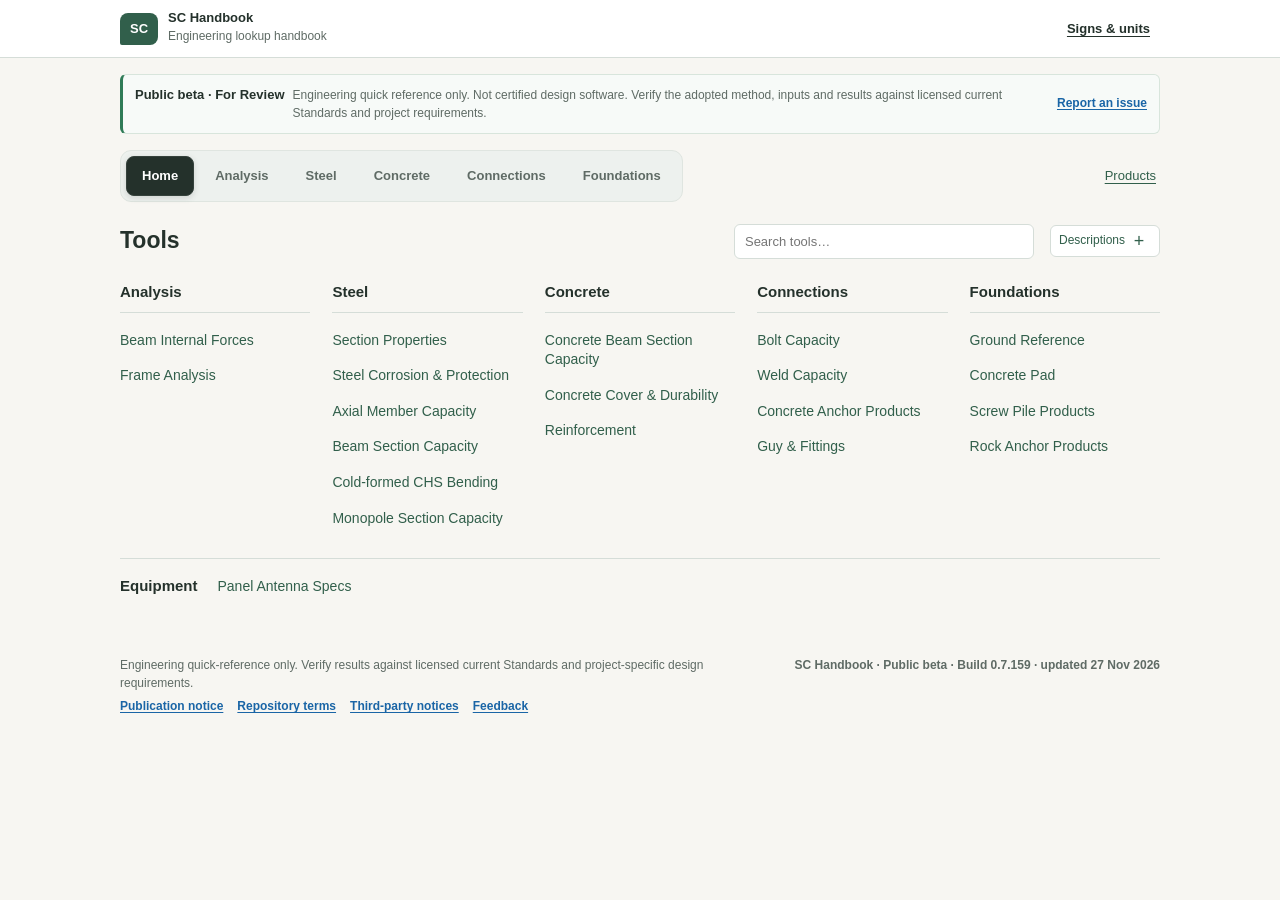
<file: index.html>
<!doctype html>
<html lang="en">
<head>
  <meta charset="utf-8">
  <meta name="viewport" content="width=device-width, initial-scale=1">
  <meta name="description" content="Public-beta Australian structural engineering quick-reference tools with traceable calculations, sources and limitations.">
  <link rel="canonical" href="https://pikatiu27.github.io/SC-handbook/">
  <meta property="og:type" content="website">
  <meta property="og:title" content="SC Handbook · Engineering Lookup">
  <meta property="og:description" content="Australian structural engineering quick-reference tools with traceable calculations, sources and limitations.">
  <meta property="og:url" content="https://pikatiu27.github.io/SC-handbook/">
  <title>SC Handbook · Engineering Lookup</title>
  <link rel="icon" href="assets/sc-handbook-icon.svg" type="image/svg+xml">
  <link rel="stylesheet" href="styles.css?v=20261016workflowtrace1">
<link rel="stylesheet" href="section-tables/styles.css?v=20261016workflowtrace1">
<link rel="stylesheet" href="foundation-products/styles.css?v=20261019interactionrelease1">
<link rel="stylesheet" href="beam-capacity/layout.css?v=20261016workflowtrace1">
<link rel="stylesheet" href="bolt-comparison/compact.css?v=20261019interactionrelease1">
  <link rel="stylesheet" href="as4600-chs/panel.css?v=20261016workflowtrace1">
<link rel="stylesheet" href="chs-bending-comparison/layout.css?v=20261016workflowtrace1">

  <link rel="stylesheet" href="geo-parameters/tab.css?v=20261016workflowtrace1">
  <link rel="stylesheet" href="geo-parameters/guide.css?v=20261019interactionrelease1">
<link rel="stylesheet" href="geo-parameters/detail-layout.css?v=20261019interactionrelease1">

    <link rel="stylesheet" href="guy-lookup/guy.css?v=20261019interactionrelease1">
<link rel="stylesheet" href="panel-antennas/panel.css?v=20261019interactionrelease1">
<link rel="stylesheet" href="reinforcement-area/styles.css?v=20261016workflowtrace1">
<link rel="stylesheet" href="bolt-dimensions/styles.css?v=20261124references154">
<link rel="stylesheet" href="concrete-anchors/styles.css?v=20261120format151">
<link rel="stylesheet" href="axial-capacity/layout.css?v=20261016workflowtrace1">
<script defer src="axial-capacity/presentation.js?v=20261016workflowtrace1"></script>
<link rel="stylesheet" href="plate-tables/styles.css?v=20261016workflowtrace1">
<link rel="stylesheet" href="beam-presentation/layout.css?v=20261016workflowtrace1">
<script defer src="beam-presentation/presentation.js?v=20261016workflowtrace1"></script>
<link rel="stylesheet" href="concrete-cover/styles.css?v=20261016workflowtrace1">
<link rel="stylesheet" href="tool-directory/directory.css?v=20261019interactionrelease1">
<link rel="stylesheet" href="steel-corrosion/styles.css?v=20261016workflowtrace1">
<link rel="stylesheet" href="accessibility/repairs.css?v=20261016workflowtrace1">
<link rel="stylesheet" href="bolt-details/layout.css?v=20261016workflowtrace1">
<link rel="stylesheet" href="web-drawing/styles.css?v=20261016workflowtrace1">
<link rel="stylesheet" href="beam-internal-forces/styles.css?v=20261019beamformatrelease1">
<script src="workflow-review/numerical-traces.js?v=20261019beamformatrelease1"></script>
<script src="beam-internal-forces/trace-presentation.js?v=20261023beammerged1"></script>
<link rel="stylesheet" href="workflow-review/styles.css?v=20261019beamformatrelease1">
<link rel="stylesheet" href="weld-improvements.css?v=20261016weld1"><link rel="stylesheet" href="fillet-table.css?v=20261019interactionrelease1">
<link rel="stylesheet" href="concrete-beam/styles.css?v=20261019interactionrelease1">
<link rel="stylesheet" href="pad-input/styles.css?v=20261017padrelease1">
  <link rel="stylesheet" href="monopole-presentation/styles.css?v=20261018monopole1">
<link rel="stylesheet" href="beam-deflection-preview/styles.css?v=20261019beamformatrelease1">
<link rel="stylesheet" href="more-layouts/styles.css?v=20261023beammerged1">
<link rel="stylesheet" href="disclosure/indicators.css?v=20261023disclosure1">
<link rel="stylesheet" href="geo-parameters/interaction-layout.css?v=20261127ground159">
<link rel="stylesheet" href="page-alignment/repairs.css?v=20261120format151">
<link rel="stylesheet" href="steel-corrosion/header-layout.css?v=20261026corrosion139">
<link rel="stylesheet" href="reference-actions/styles.css?v=20261026references140"><script src="reference-actions/presentation.js?v=20261026references140"></script>
<link rel="stylesheet" href="section-custom/input.css?v=20261026custom141">
<link rel="stylesheet" href="frame-analysis/styles.css?v=20261102analysis143"><link rel="stylesheet" href="handbook-conventions/styles.css?v=20261102analysis143">
<link rel="stylesheet" href="ios-typography/repairs.css?v=20261105mobile144">
<link rel="stylesheet" href="fastener-spacing/repairs.css?v=20261106fastener145">
<link rel="stylesheet" href="frame-analysis/trace.css?v=20261106frame146">
<link rel="stylesheet" href="frame-analysis/figure-review.css?v=20261106frame146">
<link rel="stylesheet" href="analysis-workflow/styles.css?v=20261116analysis147">
<link rel="stylesheet" href="table-presentation/repairs.css?v=20261116tables148">
</head>
<body data-analysis-signs="HB-ANALYSIS-01" data-beam-analysis-presentation="20261019beamformatrelease1">
  <header class="topbar">
    <a class="brand" href="#home"><span class="brand-mark">SC</span><span><strong>SC Handbook</strong><small>Engineering lookup handbook</small></span></a>
    <button id="handbookSignsButton" type="button" class="hb-signs-button" data-open-conventions aria-haspopup="dialog" aria-controls="handbookConventions">Signs &amp; units</button>
  </header>

  <main id="top">
    <h1 class="visually-hidden">SC Handbook engineering tools</h1>

    <aside class="release-notice" aria-label="Public beta notice">
      <p><b>Public beta · For Review</b><span>Engineering quick reference only. Not certified design software. Verify the adopted method, inputs and results against licensed current Standards and project requirements.</span></p>
      <a href="https://github.com/Pikatiu27/SC-handbook/issues/new" target="_blank" rel="noopener noreferrer">Report an issue</a>
    </aside>

    <section class="tool-navigation" data-active-tool="bolt" aria-label="Engineering tool navigation">
      <div class="mobile-tool-bar">
        <span><small id="mobileToolCategory">Connections</small><strong id="mobileToolName">Bolt Capacity</strong></span>
        <button id="mobileToolsToggle" class="mobile-tools-toggle" type="button" aria-expanded="false" aria-controls="toolNavigationMenu">Tools <span aria-hidden="true">+</span></button>
      </div>
      <div id="toolNavigationMenu" class="tool-navigation-menu">
        <div class="directory-navigation-row"><div class="directory-category-scroll"><nav class="tool-categories" aria-label="Engineering categories">
          <a id="directoryHomeLink" class="tool-category directory-home-link" href="#home">Home</a>
          <button class="tool-category" type="button" data-category="analysis" aria-pressed="false">Analysis</button>
          <button class="tool-category" type="button" data-category="steel" aria-pressed="false">Steel</button>
          <button class="tool-category" type="button" data-category="concrete" aria-pressed="false">Concrete</button>
          <button class="tool-category" type="button" data-category="connections" aria-pressed="false">Connections</button>
          <button class="tool-category" type="button" data-category="foundations" aria-pressed="false">Foundations</button>
        </nav></div><a id="directoryProductsLink" class="directory-products-link" href="#products">Products</a></div>

        <nav class="tool-tabs" aria-label="SC Handbook tools">
          <button class="tool-tab" type="button" data-category="analysis" data-tool="beamforces" data-legacy-name="Beam Internal Forces" aria-controls="beamforcesPanel" aria-pressed="false" hidden>Beam Internal Forces</button>
          <button class="tool-tab" type="button" data-category="analysis" data-tool="frameanalysis" aria-controls="frameanalysisPanel" aria-pressed="false" hidden>Frame Analysis</button>
          <button class="tool-tab" type="button" data-category="steel" data-tool="properties" data-legacy-name="Section Properties" aria-controls="propertiesPanel" aria-pressed="false" hidden>Section Properties</button>
          <button class="tool-tab" type="button" data-category="steel" data-tool="corrosion" data-legacy-name="Steel Corrosion &amp; Protection" aria-controls="corrosionPanel" aria-pressed="false" hidden>Steel Corrosion &amp; Protection</button>
          <button class="tool-tab" type="button" data-category="steel" data-tool="member" data-legacy-name="Axial Member Capacity" aria-controls="memberPanel" aria-pressed="false" hidden>Axial Member Capacity</button>
          <button class="tool-tab" type="button" data-category="steel" data-tool="beam" data-legacy-name="Beam Section Capacity" aria-controls="beamPanel" aria-pressed="false" hidden>Beam Section Capacity</button>
          <button class="tool-tab" type="button" data-category="steel" data-tool="chs4600" data-legacy-name="Cold-formed CHS Bending" aria-controls="chs4600Panel" aria-pressed="false" hidden>Cold-formed CHS Bending</button>
          <button class="tool-tab" type="button" data-category="steel" data-tool="monopole" data-legacy-name="Steel Monopole Section Capacity" aria-controls="monopolePanel" aria-pressed="false" hidden>Monopole Section Capacity</button>
          <button class="tool-tab" type="button" data-category="concrete" data-tool="concretebeam" data-legacy-name="Concrete Beam Section Capacity" aria-controls="concretebeamPanel" aria-pressed="false" hidden>Concrete Beam Section Capacity</button>
<button class="tool-tab" type="button" data-category="concrete" data-tool="cover" data-legacy-name="Concrete Cover &amp; Durability" aria-controls="coverPanel" aria-pressed="false" hidden>Concrete Cover &amp; Durability</button>
          <button class="tool-tab" type="button" data-category="concrete" data-tool="reo" data-legacy-name="Reinforcement" aria-controls="reoPanel" aria-pressed="false" hidden>Reinforcement</button>
          <button class="tool-tab" type="button" data-category="connections" data-tool="bolt" data-legacy-name="Bolt Capacity" aria-controls="boltPanel" aria-pressed="false" hidden>Bolt Capacity</button>
          <button class="tool-tab" type="button" data-category="connections" data-tool="weld" data-legacy-name="Weld Capacity" aria-controls="weldPanel" aria-pressed="false" hidden>Weld Capacity</button>
          <button class="tool-tab" type="button" data-category="connections" data-tool="anchors" data-legacy-name="Concrete Anchor Products" aria-controls="anchorsPanel" aria-pressed="false" hidden>Concrete Anchor Products</button>
          <button class="tool-tab" type="button" data-category="connections" data-tool="guy" data-legacy-name="Guy &amp; Fittings" aria-controls="guyPanel" aria-pressed="false" hidden>Guy &amp; Fittings</button>
          <button class="tool-tab" type="button" data-category="foundations" data-tool="geo" data-legacy-name="Ground Parameters" aria-controls="geoPanel" aria-pressed="false" hidden>Ground Reference</button>
<button class="tool-tab" type="button" data-category="foundations" data-tool="concrete" data-legacy-name="Concrete Pad Section" aria-controls="concretePanel" aria-pressed="false" hidden>Concrete Pad</button>
          <button class="tool-tab" type="button" data-category="foundations" data-tool="screw" data-legacy-name="Screw Piles Selector" aria-controls="screwPanel" aria-pressed="false" hidden>Screw Pile Products</button>
          <button class="tool-tab" type="button" data-category="foundations" data-tool="rock" data-legacy-name="Rock Anchor Selector" aria-controls="rockPanel" aria-pressed="false" hidden>Rock Anchor Products</button>
          <button class="tool-tab" type="button" data-category="products" data-tool="antenna" data-legacy-name="Panel Antenna Specs" aria-controls="antennaPanel" aria-pressed="false" hidden>Panel Antenna Specs</button>
        </nav>
      </div>
    </section>

    <section id="toolDirectory" class="directory-screen" aria-labelledby="directoryTitle">
      <div class="directory-heading">
        <h1 id="directoryTitle" tabindex="-1">Tools</h1>
        <div class="directory-search-row">
          <label class="visually-hidden" for="directorySearch">Find a tool</label><input id="directorySearch" type="search" placeholder="Search tools…" autocomplete="off" aria-controls="directoryGroups">
          <button id="directoryClear" type="button" hidden>Clear</button>
        </div>
        <button id="directoryDescriptionsToggle" class="directory-descriptions-toggle" type="button" aria-expanded="false" aria-controls="directoryGroups">Descriptions</button>
      </div>
      <p id="directoryResultCount" class="visually-hidden" role="status" aria-live="polite"></p>
      <div id="directoryGroups"></div>
      <p id="directoryEmpty" class="directory-empty" hidden>No tools found.</p>
    </section>
    <div id="directoryDescriptions"></div>

    <section class="category-scope" aria-label="Category design scope">
      <details data-category-scope="analysis" hidden>
        <summary><span><b>Design scope · Analysis</b><small>Entered actions, internal forces and elastic deformation</small></span><i>+</i></summary>
        <div class="category-scope-grid">
          <section><h2>Complete design includes</h2><p>Project actions and combinations; an adopted structural model, restraints and applicable response checks; separate member and connection verification.</p></section>
          <section><h2>Handbook scope</h2><p>Fourteen straight-beam layouts with ideal supports and zero settlement; entered vertical point forces, couples and linear distributed loads; reactions, shear and moment diagrams with section readings; constant-EI elastic deflection and rotation.</p></section>
          <section><h2>Not evaluated</h2><p>Load generation or prescribed combinations, support settlement, axial force, torsion, shear deformation, variable EI, dynamics, stability, resistance or complete structural design. Public beta / For Review.</p></section>
        </div>
      </details>

<details data-category-scope="products" hidden>
        <summary><span><b>Design scope · Products</b><small>Published product specifications and source documents</small></span><i>+</i></summary>
        <div class="category-scope-grid">
          <section><h2>Complete design includes</h2><p>Verified equipment identity and source revisions; project actions, suitability, installation and interface checks.</p></section>
          <section><h2>Handbook scope</h2><p>Published antenna and guy/fitting specifications, with source status and unavailable values identified.</p></section>
          <section><h2>Not evaluated</h2><p>Product suitability, operator approval, current supply, site loads, resistance or whole-system design.</p></section>
        </div>
      </details>
      <details data-category-scope="connections">
        <summary><span><b>Design scope · Connections</b><small>Coverage and exclusions for connection design</small></span><i>+</i></summary>
        <div class="category-scope-grid">
          <section><h2>Complete design includes</h2><p>Design actions and load path; component and group limit states; interaction, detailing, stiffness and ductility; fabrication, inspection, durability and serviceability.</p></section>
          <section><h2>Handbook scope</h2><p>Bolt tension, shear, slip and selected connected-ply checks; weld throat capacities; source-labelled fastener, concrete-anchor installation and guy/fitting data.</p></section>
          <section><h2>Not evaluated</h2><p>Complete joint behaviour; eccentric distribution, prying, plate bending and supporting-member effects; fatigue, fire, WPS qualification, inspection acceptance and project compliance.</p></section>
        </div>
      </details>
      <details data-category-scope="steel" hidden>
        <summary><span><b>Design scope · Steel</b><small>Coverage and exclusions for member and structural design</small></span><i>+</i></summary>
        <div class="category-scope-grid">
          <section><h2>Complete design includes</h2><p>Actions and combinations; section and member resistance; stability and restraint; load introduction and connections; serviceability, fatigue, fire, durability and system behaviour.</p></section>
          <section><h2>Handbook scope</h2><p>Section properties; selected axial-member, section bending, shear and interaction checks; monopole section resistance, geometry and mass; steel-corrosion references.</p></section>
          <section><h2>Not evaluated</h2><p>Complete beam or monopole member design; unimplemented buckling and interaction paths; global analysis, connections, load generation, vibration, fatigue, fire and issued-design verification.</p></section>
        </div>
      </details>
      <details data-category-scope="concrete" hidden>
        <summary><span><b>Design scope · Concrete</b><small>Coverage and exclusions for concrete tools</small></span><i>+</i></summary>
        <div class="category-scope-grid">
          <section><h2>Complete design includes</h2><p>Project actions, geometry and materials; resistance, serviceability, durability and reinforcement detailing; construction and acceptance.</p></section>
          <section><h2>Handbook scope</h2><p>Rectangular beam section flexure, simplified shear and selected reinforcement screens; exposure, cover and curing references; reinforcement area, spacing, tension development and laps.</p></section>
          <section><h2>Not evaluated</h2><p>Complete concrete-member design; project actions, site exposure adoption, axial force, torsion, deep beams, deflection, cracking, punching or complete detailing. Concrete pad checks remain under Foundations.</p></section>
        </div>
      </details>
      <details data-category-scope="foundations" hidden>
        <summary><span><b>Design scope · Foundations</b><small>Coverage and exclusions for foundation design</small></span><i>+</i></summary>
        <div class="category-scope-grid">
          <section><h2>Complete design includes</h2><p>Design actions; site-specific ground model; bearing, settlement and stability; structural limit states and interfaces; durability, construction, testing and acceptance.</p></section>
          <section><h2>Handbook scope</h2><p>Ground-parameter references; pad-strip flexure and simplified one-way shear; simplified screw-pile action distribution; source-labelled screw-pile and rock-anchor data.</p></section>
          <section><h2>Not evaluated</h2><p>Complete footing, pile or anchor design; punching, foundation bearing, settlement and stability; pile and group resistance or movement; anchor resistance, connections and installation acceptance.</p></section>
        </div>
      </details>
    </section>

        <!-- PUBLIC:GUY_PANEL:START -->
    <section id="guyPanel" class="tool-panel" hidden>
      <div class="tool-heading"><div><h2>Guy &amp; Fittings</h2><p>Compare published ratings and dimensions. Select a product to view its source notes.</p></div><span class="guy-review">For Review</span></div>
      <nav id="guyFamilies" class="guy-families" aria-label="Component family"></nav>
      <select id="guyFamily" hidden aria-label="Component"></select>
      <section class="lookup-card guy-catalogue" aria-labelledby="guyCatalogueTitle">
        <div class="guy-section-heading"><div><h3 id="guyCatalogueTitle">Catalogue comparison</h3><span id="guyCount" role="status" aria-live="polite" aria-atomic="true"></span></div><span class="guy-all-label">Select a model for its full record</span></div>
        <div class="guy-toolbar"><label><span class="sr-only">Search size, grade, supplier or part number</span><input id="guySearch" type="search" placeholder="Search size, grade, supplier or part number" autocomplete="off"></label><label id="guyAccessoryField" hidden><span class="sr-only">Accessory type</span><select id="guyAccessoryType" aria-label="Accessory type"></select></label><button type="button" id="guyReset">Reset</button></div>
        <div class="guy-nearby-control"><label><span id="guyDiameterLabel">Overall strand diameter (mm)</span><input id="guyDiameter" type="text" inputmode="decimal" placeholder="Nearby sizes" aria-describedby="guyNearbyNote guyTableNote"></label><button type="button" id="guyBrowseAll" hidden>Show all sizes</button></div>
        <div hidden aria-hidden="true"><span id="guyFilterCount"></span><label id="guyMinimumField"><span id="guyMinimumLabel"></span><input id="guyMinimum"></label><select id="guyMaker"></select><select id="guySeries"></select><select id="guyGrade"></select><select id="guySort"><option value="size">Size</option><option value="rating">Rating</option><option value="maker">Supplier</option></select></div>
        <div id="guyColumnFilters" class="guy-filter-bar" aria-label="Active column filters"></div><select id="guyProduct" hidden aria-label="Selected catalogue product"></select>
        <p id="guyNearbyNote" role="status" class="guy-nearby-note" hidden></p><p id="guyMinimumNote" role="status" hidden></p>
        <p id="guyTableNote" class="result-note"></p>
        <p class="table-scroll-prompt" hidden>Scroll across for more columns.</p><div class="guy-table-wrap" role="region" aria-label="Product comparison; scroll for more parameters" tabindex="0"><table id="guyTable" class="guy-table"><caption id="guyCaption"></caption><thead id="guyHead"></thead><tbody id="guyRows"></tbody></table></div>
        <p id="guyEmpty" hidden>No matching products. Clear the search or change the filters.</p>
      </section>
      <dialog id="guyDrawer" aria-labelledby="guyDrawerTitle"><header class="guy-drawer-header"><div><p class="kicker">Product record</p><h3 id="guyDrawerTitle" tabindex="-1">Product details</h3></div><button type="button" id="guyDrawerClose">Close</button></header><div class="guy-drawer-scroll"><details id="guySelection" class="detail-card guy-details"><summary id="guySelectionTitle">Product record</summary><div class="guy-detail-body">
        <div class="guy-detail-meta"><p id="guySelected" class="guy-selected"></p>
        <div class="guy-detail-actions"><a id="guyPrimarySource" href="#" target="_blank" rel="noopener noreferrer">Source ↗</a></div></div>
        <section class="capacity-section" aria-labelledby="guyRatingHeading">
          <div class="capacity-card guy-rating"><h3 id="guyRatingHeading">Published rating</h3><p class="guy-big"><output id="guyRating">—</output><span id="guyRatingUnit"></span></p><p id="guyOriginal"></p><p id="guyRatingSource" class="result-note"></p></div>
          <p id="guyWarning" class="guy-warning"></p>
        </section>
        <dl id="guyKeyProperties" class="guy-properties"></dl><details id="guyRelatedDetails" class="guy-detail-extra" hidden><summary id="guyRelatedLabel">Related parts</summary><div id="guyRelated"></div></details><details id="guyAllParameters" class="guy-detail-extra"><summary>All parameters</summary><dl id="guyProperties" class="guy-properties"></dl></details>
        <div id="guyFieldIssues" class="guy-field-issues" hidden></div><p id="guyDataGaps" class="result-note" hidden></p><p id="guyInstallationLinks" class="result-note" hidden></p><details id="guyDetailNotes" class="guy-detail-extra"><summary>Sources &amp; notes</summary><p id="guyEvidenceSummary" class="result-note"></p><div id="guyConflictDetails" class="guy-field-issues" hidden></div><div id="guyMarketEvidence"></div><div id="guyUseNotes" class="guy-use-notes"></div><div class="guy-source-note"><div id="guySource"></div></div></details>
      </div></details></div></dialog>
            <details class="source-card guy-details guy-help"><summary>How to use <small>Find · filter · inspect</small></summary><div class="guy-detail-body">
        <ol class="guy-help-steps">
          <li><h3>Find a product</h3><p>Choose a component family, then search size, grade, supplier or part number. Accessories also has a type selector.</p></li>
          <li><h3>Filter and sort</h3><p>Click a column name or its arrow. Search the checklist, select values, then choose <strong>Apply</strong>. Numeric columns also offer a range and sorting.</p><p><strong>Supplier</strong> and <strong>Construction / end form</strong> are under <strong>Model / size → Filter by</strong>.</p></li>
          <li><h3>Inspect the record</h3><p>Select a model for its original rating, full dimensions and source notes. Close the record or press <strong>Escape</strong> to return to the same table position.</p></li>
        </ol>
        <div class="guy-help-tips">
          <section><h3>Refine your shortlist</h3><p>Multiple values in one column include any selected value; different columns narrow the results together. Checklist search only narrows the options shown.</p><p><strong>Nearby sizes</strong> finds the three closest recorded diameters within your filtered results. It does not establish fitting compatibility.</p></section>
          <section><h3>Clear or start again</h3><p>Remove a filter tag, use <strong>Clear column</strong> in its menu, or choose <strong>Clear all</strong> above the table. Headers remain available when no products match.</p><p><strong>Reset</strong> returns to Guy strand and clears search, nearby size, column filters and sorting. Close a filter menu or press <strong>Escape</strong> to cancel its uncommitted changes.</p></section>
        </div>
        <div class="guy-help-basis"><h3>Read the catalogue values</h3><p><strong>Ratings:</strong> MBF/MBL = breaking force/load; WLL = working load limit; RHS = rated holding strength. MFL/tension rating retain manufacturer labels. Select one rating basis before numeric rating filtering or sorting. Ratings, proof loads and efficiency are not design resistance; kN is a unit conversion.</p><p><strong>Gaps:</strong> — means missing, not zero. Conflicts are withheld; E/EA is not inferred. Drawing letters follow each supplier’s diagram.</p><p><strong>Before use:</strong> check edition, region, supplied product and installation. AU listing is not owner approval; similar size is not verified fit or assembly capacity. Temporary grips are not permanent mast terminations.</p><a class="guy-help-sources" href="guy-lookup/notices.html">Catalogue sources ↗</a></div>
      </div></details>

    </section>
    <!-- PUBLIC:GUY_PANEL:END -->

    <section id="antennaPanel" class="tool-panel" hidden>
<div id="antennaLookup" class="antenna-lookup">
  <div class="tool-heading"><div><h2>Panel Antenna Specs</h2></div><span class="tool-status">Public beta · For Review</span></div>
  <p class="antenna-public-source">Use the exact model and document revision for dimensions and wind data.</p>
  <div class="lookup-card">
  <div class="input-group antenna-filter" role="search" aria-label="Find antenna specifications">
    <div class="input-group-heading"><b>Find a model</b></div>
    <div class="input-group-fields antenna-query-fields">
    <label for="antennaSearch">Model or keyword<input id="antennaSearch" type="search" placeholder="e.g. RV4-65D-R5-V6, AIR 6419"></label>
    <label for="antennaBrand">Brand<select id="antennaBrand"><option value="">All brands</option><option value="Kaelus">Kaelus</option><option value="Nokia">Nokia</option><option value="Ericsson">Ericsson</option><option value="CommScope / ANDREW">CommScope / ANDREW</option><option value="RFS">RFS</option><option value="Argus">Argus</option><option value="MatSing">MatSing</option><option value="Alpha Wireless">Alpha Wireless</option><option value="Amphenol Antenna Solutions">Amphenol</option><option value="Kathrein">Kathrein</option><option value="CCI">CCI</option><option value="Tongyu">Tongyu</option><option value="Huawei">Huawei</option></select></label>
    <label for="antennaStatus">Documents<select id="antennaStatus"><option value="">All entries</option><option value="datasheet">Spec sheets with data</option><option value="sheet-pending">Public PDF · review needed</option><option value="site-record">Site record · sheet needed</option><option value="catalogue">Catalogue · sheet needed</option><option value="family">Variant sheet needed</option><option value="conflict">Data conflicts</option></select></label>
    </div>
  </div>
    <details class="antenna-extra-filters detail-card"><summary id="antennaExtraSummary">More filters</summary><div class="antenna-extra-content">
      <div class="input-group"><div class="input-group-heading"><b>Australian site evidence</b><small>Operator, technology and evidence must match one record.</small></div><div class="input-group-fields three">
      <label for="antennaOperator">Australian operator<select id="antennaOperator"><option value="">All catalogue entries</option><option>Telstra</option><option>Optus</option><option value="Vodafone / TPG">Vodafone / TPG</option></select></label>
      <label for="antennaGeneration">Documented technology<select id="antennaGeneration"><option value="">All technologies</option><option value="4G">4G (LTE site evidence)</option><option value="5G">5G (NR / deployment evidence)</option></select></label>
      <label for="antennaEvidence">Evidence type<select id="antennaEvidence"><option value="">Any / not established</option><option value="any">Has Australian evidence</option><option value="deployed">Commercial deployment</option><option value="existing">Existing site record</option><option value="planned">Planned installation</option><option value="reserved">Reserved position</option><option value="demonstration">Live-site demonstration</option></select></label>
      </div></div>
      <div class="input-group"><div class="input-group-heading"><b>Radio properties</b><small id="antennaFrequencyNote">Checked operating ranges only.</small></div><div class="input-group-fields two">
      <label for="antennaKind">Antenna type<select id="antennaKind"><option value="">All types</option><option>Passive</option><option>Hybrid</option><option>Active</option></select></label>
      <label for="antennaFrequency">Required frequency (MHz)<input id="antennaFrequency" type="number" min="1" step="any" placeholder="e.g. 3500" aria-describedby="antennaFrequencyNote"></label>
      </div></div>
    </div></details>
  <div class="antenna-toolbar">
    <label for="antennaSort"><span>Order by</span><select id="antennaSort"><option value="documents">Spec sheet data first</option><option value="model">Model A–Z</option><option value="height">Height: low to high</option><option value="mass">Antenna weight: low to high</option></select></label>
    <div class="antenna-actions"><button id="antennaReset" type="button">Reset</button><button id="antennaExport" type="button" aria-label="Export filtered results as CSV">Export CSV</button></div>
  </div>
  <div class="antenna-result-summary">
    <p id="antennaCount" class="antenna-result-count" role="status" aria-live="polite">Loading catalogue…</p>
  </div>
  <p id="antennaMessage" class="antenna-result-message" role="alert" hidden></p>
  <div id="antennaResults" class="antenna-table-wrap" role="region" aria-label="Antenna specifications" aria-describedby="antennaTableHelp antennaTableKey" tabindex="0">
    <table class="antenna-table">
      <caption class="visually-hidden">Mechanical comparison · published values and document status</caption>
      <colgroup><col class="antenna-col-model"><col class="antenna-col-size"><col class="antenna-col-mass"><col class="antenna-col-wind"><col class="antenna-col-source"></colgroup>
      <thead><tr><th scope="col">Model / brand</th><th scope="col">Size<span class="antenna-unit">H / W / D or L / Ø · mm</span></th><th scope="col">Mass<span class="antenna-unit">kg</span></th><th scope="col">Wind force<span class="antenna-unit">N · source speed</span></th><th scope="col">Documents</th></tr></thead>
      <tbody id="antennaRows"></tbody>
    </table>
  </div>
  <nav id="antennaPagination" class="antenna-pagination" aria-label="Antenna result pages" hidden><p id="antennaPageInfo" role="status" aria-live="polite"></p><div><button id="antennaPrevious" type="button" aria-label="Previous result page">Previous</button><button id="antennaNext" type="button" aria-label="Next result page">Next</button></div></nav>
  <p id="antennaEmpty" class="antenna-empty" hidden>No matches. Broaden filters or check a manufacturer source. Unlisted models have no verified values.</p>
      <details class="antenna-table-guide"><summary>Table guide</summary><div class="antenna-guide-content">
        <p id="antennaTableHelp">Select a model for details; match its full suffix and document revision.</p>
        <p>25 records per page. CSV exports all filtered matches. Desktop: scroll the table. Mobile: labelled records.</p>
        <dl id="antennaTableKey" class="antenna-table-key" aria-label="Table notation">
          <div><dt>Size · mm</dt><dd>H / W / D = height / width / depth.<br>L / Ø = canister length / diameter.</dd></div>
          <div><dt>Wind · N</dt><dd>F / S / R = front / side / rear.<br>Max = published maximum direction.</dd></div>
          <div><dt>Missing values</dt><dd>— = not reported, never zero.<br>Unverified values remain labelled.</dd></div>
        </dl>
        <div class="antenna-guide-notes">
          <section><h3>Wind and mass</h3><p>Wind: source forces, not site loads; unclear speeds stay labelled. Mass: antenna and kit separately.</p></section>
          <section><h3>Records and sources</h3><p id="antennaChecked" class="antenna-checked"></p><p>Counts are records, not PDFs, sites or market share. Shared sheets cover multiple order codes; Argus / CommScope / ANDREW entries overlap.</p><p>Catalogue: not a complete Australian equipment inventory. Intake dates do not re-date older records.</p></section>
          <section><h3>Brand directory</h3><p>Brand name: filter. Official source: catalogue. Coverage and gaps: scope notes.</p><p>For Nokia / AIR, match band, order code and revision. Ericsson passive catalogues may require an account or request.</p></section>
        </div>
      </div></details>
  </div>
  <section id="antennaSelection" class="antenna-selection detail-card" aria-labelledby="antennaSelectionTitle" hidden>
    <div class="antenna-selection-heading"><div><p class="kicker">Selected model</p><h3 id="antennaSelectionTitle" tabindex="-1">Model details</h3><p id="antennaSelectionMeta"></p></div><button id="antennaBack" type="button">Back to results</button></div>
    <div id="antennaSelectionDocs" class="antenna-selection-documents"></div>
    <div id="antennaSelectionBody"></div>
  </section>
  <details class="antenna-basis detail-card antenna-operator-overview"><summary>Australian operator evidence</summary><p>Dated 4G / 5G examples, not national market share or full equipment approval. Check passive, active and hybrid specifications separately.</p><div id="antennaOperators" class="antenna-operators"></div></details>
  <details class="antenna-basis source-card"><summary>Sources &amp; scope</summary><p id="antennaCoverage"></p><p>Sources include public manufacturer pages and PDFs, regulator records and released site or planning documents.</p><section class="detail-body" aria-label="Brand coverage"><h3>Brands</h3><div id="antennaDirectories" class="antenna-directories" role="region" aria-label="Brand coverage and original sources" tabindex="0"></div></section>
    <div class="antenna-reference-grid">
      <section><h3>Document status</h3><ul>
        <li><b>Public PDF · review needed:</b> original pages not yet checked; no mechanical values.</li>
        <li><b>Catalogue / variant sheet needed:</b> identity only; use Product page for the exact sheet. Active mechanics need a checked variant sheet.</li>
        <li><b>Site record:</b> identification from a released site document, not a manufacturer sheet.</li>
        <li><b>Data conflicts:</b> affected fields withheld; labels name the parameter or document. Details retain pre-release, preliminary and archived status; archived models aid existing-site review.</li>
      </ul></section>
      <section><h3>Size, mass and mounting</h3><ul>
        <li>H: antenna height/length, excluding packaging.</li>
        <li>Keep stated antenna/net/shipping/kit bases. Some CCI masses exclude RET; check it separately.</li>
        <li>Pipe OD: only where published.</li>
      </ul></section>
      <section><h3>Wind forces and areas</h3><ul>
        <li>Use published direction and speed; Max is a separate maximum-direction force.</li>
        <li>EPA and equivalent flat plate area are distinct; neither comes from H × W. Conflicting areas stay unavailable.</li>
        <li>Published force/survival ratings do not establish site loads or pole/mount capacity.</li>
      </ul></section>
      <section><h3>RF and Australian evidence</h3><ul>
        <li>4G / 5G uses documented AU site technology. Frequency alone establishes neither operator approval nor RF compatibility.</li>
        <li>Gain, HPBW, PIM and power vary by frequency, array and beam mode; check the exact PDF.</li>
        <li>Nokia/Ericsson active variants and legacy passive suffixes remain incomplete. CCI includes the earlier 252-code macro snapshot and superseded sheet, plus Small Cell / Outdoor DAS and Specialty.</li>
      </ul></section>
      <section><h3>Wind coefficient interpretation</h3><p>Three categories: <b>Published Cd</b>, <b>Derived Cd</b> and <b>Equivalent force coefficient</b>.</p><p>Conditional estimates use C = F / (0.5 × ρ × V² × A), assuming ρ = 1.225 kg/m³ and nominal H × W front/rear or H × D side areas. These dimensionless comparison values are not manufacturer Cd.</p><p>Test density, true projected area, drag/resultant components and pole/bracket contribution remain unconfirmed. No maximum-direction coefficient, EPA/EFPA conversion or site-design coefficient is inferred; missing inputs stay unavailable.</p></section>
      <section><h3>Source dates and access</h3><ul>
        <li>Per-record check dates are retained; latest intake does not mean older links were rechecked.</li>
        <li>Links/revisions can change; PDF page jumps depend on the viewer.</li>
        <li>Original documents are linked, not redistributed.</li>
      </ul><p>Publication class: Public.</p></section>
    </div>
  </details>
  <noscript>JavaScript is required to load the catalogue.</noscript>
</div>

</section>
<section id="boltPanel" class="tool-panel active">
      <div class="tool-heading">
        <div><p id="boltToolKicker" class="kicker">Bolted connections · AS 4100 Cl. 9.2</p><h2 id="boltToolTitle">Bolt Capacity</h2></div>
        <span id="boltToolStatus" class="tool-status">For Review · AS 4100:2020</span>
      </div>

      <div class="branch-tabs bolt-mode-tabs" role="tablist" aria-label="Bolt tab mode">
        <button id="boltModeStandard" class="branch-tab active" type="button" role="tab" aria-selected="true" data-bolt-mode="standard">Standard bolt capacity</button>
        <button id="boltModeUBolt" class="branch-tab" type="button" role="tab" aria-selected="false" data-bolt-mode="ubolt">U-bolt product lookup</button>
        <button id="boltModeBlindBolt" class="branch-tab" type="button" role="tab" aria-selected="false" data-bolt-mode="blind">Structural blind-bolt lookup</button>
      </div>

      <section class="lookup-card" data-bolt-mode-panel="standard">
        <div class="input-cluster"><section class="input-group input-group-section bolt-quick-selection" aria-label="Quick bolt lookup"><div class="bolt-query-row"><div class="input-group-fields bolt-quick-fields"><label class="size-field"><span>Bolt size</span><select id="boltSize" aria-label="Bolt size"></select></label><label><span>Bolt category</span><select id="category" aria-label="Bolt category"></select></label></div></div><section id="boltProperties" class="bolt-basis-fold" aria-label="Bolt properties"><div class="bolt-summary">

          <dl><div><dt>d<sub>f</sub></dt><dd id="diameterValue">24 mm</dd></div><div><dt>A<sub>s</sub></dt><dd id="stressAreaValue">353 mm²</dd></div><div><dt>A<sub>c</sub></dt><dd id="coreAreaValue">324 mm²</dd></div><div><dt>A<sub>o</sub></dt><dd id="shankAreaValue">452 mm²</dd></div><div><dt>f<sub>uf</sub></dt><dd id="strengthValue">830 MPa</dd></div><div class="bolt-preload-current"><dt>N<sub>ti</sub></dt><dd id="installedTensionValue" aria-live="polite">Not required</dd></div></dl>
        </div>
        <details class="bolt-preload-lookup" id="boltPreloadLookup">
          <summary><span><b>Minimum installed bolt tension, N<sub>ti</sub></b><small>AS 4100 Table 15.2.2.2 · five tabulated sizes</small></span><i>+</i></summary>
          <div class="bolt-preload-body">
            <p class="bolt-preload-category-note"><b>/TB and /TF</b> use the same minimum installation preload.</p>
            <div class="bolt-preload-table-wrap">
              <table class="bolt-preload-table">
                <thead><tr><th scope="col">Bolt size</th><th scope="col">Property class 8.8</th><th scope="col">Property class 10.9</th></tr></thead>
                <tbody>
                  <tr data-bolt-size="M16"><th scope="row">M16</th><td data-grade="8.8">95 kN</td><td data-grade="10.9">130 kN</td></tr>
                  <tr data-bolt-size="M20"><th scope="row">M20</th><td data-grade="8.8">145 kN</td><td data-grade="10.9">205 kN</td></tr>
                  <tr data-bolt-size="M24"><th scope="row">M24</th><td data-grade="8.8">210 kN</td><td data-grade="10.9">295 kN</td></tr>
                  <tr data-bolt-size="M30"><th scope="row">M30</th><td data-grade="8.8">335 kN</td><td data-grade="10.9">465 kN</td></tr>
                  <tr data-bolt-size="M36"><th scope="row">M36</th><td data-grade="8.8">490 kN</td><td data-grade="10.9">680 kN</td></tr>
                </tbody>
              </table>
            </div>
            <p>N<sub>ti</sub> = installation preload, not tensile capacity.</p>
          </div>
        </details>

        <p id="boltManufacturerPreload" class="bolt-coverage-note" hidden>Hobson K0 installation lookup · project adoption required.</p><p id="boltAreaReview" class="bolt-coverage-note" hidden>† Derived A<sub>c</sub> · For Review.</p></section>
</section><div hidden><div><span>Selected bolt basis</span><strong id="selectionTitle">M24 8.8/S</strong><small id="drawingNote">N: threads intercept shear plane · X: threads clear of shear plane</small></div><label><span>Shear plane</span><select id="shearPlane" aria-label="Shear-plane condition"><option value="N">N — threads intercept plane</option><option value="X">X — threads clear of plane</option></select></label></div></div>
<p id="boltCategoryScope" class="result-note bolt-compare-note" hidden></p><section class="bolt-compare" aria-labelledby="boltCompareTitle">
 <div class="bolt-compare-heading"><div><h3 id="boltCompareTitle">Compare sizes</h3><span id="boltCompareContext" class="bolt-compare-context" role="status" aria-live="polite"></span></div><div class="bolt-compare-modes" role="group" aria-label="Compare bolts by"><button type="button" data-bolt-compare-mode="size" aria-pressed="true">By size</button><button type="button" data-bolt-compare-mode="category" aria-pressed="false">By category</button></div></div>
 <p class="table-scroll-prompt" hidden>Scroll across for more columns.</p><div class="bolt-compare-wrap" role="region" aria-label="Bolt capacity comparison; scroll horizontally on small screens" tabindex="0"><table class="bolt-compare-table"><caption class="sr-only">Design capacities per bolt, one shear plane; kN</caption><thead id="boltCompareHead"></thead><tbody id="boltCompareRows"></tbody></table></div><p id="boltCompareNote" class="result-note bolt-compare-note"></p>
 </section>
 <section class="capacity-section" aria-live="polite">
          <div class="section-heading"><div><h2>Bolt capacities</h2></div><span>design capacities per bolt</span></div>
          <div class="capacity-grid bolt-capacity-grid" hidden>
            <article class="capacity-card selected-shear"><span id="selectedShearLabel">Design shear capacity, φV<sub>f</sub> · N-plane</span><strong><output id="selectedShearCapacity">133.4</output><small> kN</small></strong><p id="selectedShearNote">Threads intercept shear plane · AS 4100 Cl. 9.2.2.1</p></article>
            <article class="capacity-card tension"><span>Design tensile capacity, φN<sub>tf</sub></span><strong><output id="tensionCapacity">234.4</output><small> kN</small></strong><p>AS 4100 Cl. 9.2.2.2</p></article>
          </div>
          <p class="result-note" id="boltResultNote">Selected N-plane capacity · k<sub>rd</sub> = 1.00 · k<sub>r</sub> = 1.00.</p>
          <p class="bolt-adoption-warning bolt-strength-interaction-note"><b>Combined shear + tension</b> · Check AS 4100 Cl.9.2.2.3 separately.</p>
          <p class="bolt-adoption-warning" id="boltDetailingStatus" role="status" hidden></p>
        </section>
      </section>

      <details class="detail-card major-detail" id="connectionDetails">
        <summary><span class="summary-copy"><span class="summary-heading"><b>Detailed connection checks</b></span><small>Connection inputs, detailing and group capacities</small></span><i>+</i></summary>
        <div class="detail-body">
          <section class="connection-inputs"><h3 class="connection-section-title"><span class="connection-locator connection-locator-main">A</span><span>Connection inputs</span></h3><div class="ply-section-heading connection-group-heading"><span class="connection-locator connection-locator-sub">A1</span><div><b>Bolt group</b></div></div><div class="form-grid four"><label><span>Number of bolts</span><input id="boltCount" type="number" min="1" max="100" step="1" value="2"></label><label><span>N shear planes <i>per bolt</i></span><input id="threadPlanes" type="number" min="0" max="10" step="1" value="1"></label><label><span>X shear planes <i>per bolt</i></span><input id="shankPlanes" type="number" min="0" max="10" step="1" value="0"></label><label><span>k<sub>r</sub> <i>bolted-lap reduction</i></span><input id="kr" type="number" min="0.75" max="1" step="0.01" value="1"></label></div></section>
          <section class="connected-ply-inputs">
            <div class="ply-section-heading connection-group-heading"><span class="connection-locator connection-locator-sub">A2</span><div><b>Hole and spacing</b></div></div>
            <div class="form-grid two shared-ply-geometry">
              <div class="detailing-input-field edge-pitch-field">
                <div class="detailing-input-control">
                  <label class="detailing-input-label" for="boltPitch">Bolt pitch, p <i>centre-to-centre</i></label>
                  <div class="input-check-row"><span class="unit"><input id="boltPitch" type="number" min="0" step="1" value="60" aria-describedby="pitchCheckValue"><em>mm</em></span><b id="pitchStatus" class="input-check-status pass" aria-live="polite">PASS</b></div>
                </div>
                <p class="detailing-input-note" id="pitchCheckValue"><output id="minimumPitch">60.0</output>-<output id="maximumPitch">150.0</output> mm permitted · AS 4100 Cl. 9.5.1; AS 4100 Cl. 9.5.3 general limit</p>
              </div>
              <label><span>Hole type</span><select id="holeFactor"><option value="1">Standard hole</option><option value="0.85">Oversize / short slot</option><option value="0.7">Long slot</option></select></label>
            </div>
            <div class="ply-section-heading connection-group-heading connected-ply-heading"><span class="connection-locator connection-locator-sub">A3</span><div><b>Connected plies</b></div></div>
            <div class="ply-basis-control">
              <label><span>Ply basis</span><select id="connectedPlyBasis"><option value="identical">Both plies identical</option><option value="separate">Check plies separately</option></select></label>
              <p id="connectedPlyBasisNote">Primary ply properties apply to both connected plies.</p>
            </div>
            <div class="bolt-ply-grid" id="boltPlyGrid">
              <div class="bolt-ply-card">
                <div class="ply-section-heading"><div><b>Primary ply</b></div></div>
                <div class="ply-input-rows">
                  <div class="form-grid two">
                    <label><span>t<sub>p</sub> <i>ply thickness</i></span><span class="unit"><input id="plateThickness" type="number" min="0.1" step="0.1" value="10"><em>mm</em></span></label>
                    <label><span>f<sub>up</sub> <i>ply tensile strength</i></span><span class="unit"><input id="plateStrength" type="number" min="1" step="1" value="410"><em>MPa</em></span></label>
                    <label><span>Edge condition</span><select id="edgeCondition"><option value="1.75">Sheared / flame-cut</option><option value="1.5">Machine-cut / sawn / planed</option><option value="1.25">Rolled edge</option></select></label>
                    <div class="detailing-input-field">
                      <div class="detailing-input-control">
                        <label class="detailing-input-label" for="edgeDistance">Edge distance, e</label>
                        <div class="input-check-row"><span class="unit"><input id="edgeDistance" type="number" min="0" step="1" value="42" aria-describedby="edgeDistanceRequirement"><em>mm</em></span><b id="edgeDistanceStatus" class="input-check-status pass" aria-live="polite">PASS</b></div>
                      </div>
                      <p class="detailing-input-note" id="edgeDistanceRequirement">e<sub>min</sub> = 1.75d<sub>f</sub> = 42.0 mm · standard hole: centre to edge</p>
                    </div>
                  </div>
                  <div class="form-grid edge-ae-entry">
                    <label class="edge-ae-field"><span>Effective edge distance, a<sub>e</sub> <i>drawing-derived</i></span><span class="unit"><input id="effectiveEdgeInput" type="number" min="0.1" step="0.1" value="41"><em>mm</em></span></label>
                    <p class="ply-basis-note effective-edge-definition">a<sub>e</sub>: minimum directional clear distance from the hole edge to the ply/adjacent-hole edge + d<sub>f</sub>/2 (AS 4100 Cl.9.2.2.4).</p>
                  </div>
                </div>
              </div>
              <div id="secondPlyFields" class="bolt-ply-card second-ply-fields" hidden>
                <div class="ply-section-heading"><div><b>Second ply</b></div></div>
                <div class="ply-input-rows">
                  <div class="form-grid two">
                    <label><span>t<sub>p</sub> <i>ply thickness</i></span><span class="unit"><input id="plateThickness2" type="number" min="0.1" step="0.1" value="8"><em>mm</em></span></label>
                    <label><span>f<sub>up</sub> <i>ply tensile strength</i></span><span class="unit"><input id="plateStrength2" type="number" min="1" step="1" value="410"><em>MPa</em></span></label>
                    <label><span>Edge condition</span><select id="edgeCondition2"><option value="1.75">Sheared / flame-cut</option><option value="1.5">Machine-cut / sawn / planed</option><option value="1.25">Rolled edge</option></select></label>
                    <div class="detailing-input-field">
                      <div class="detailing-input-control">
                        <label class="detailing-input-label" for="edgeDistance2">Edge distance, e</label>
                        <div class="input-check-row"><span class="unit"><input id="edgeDistance2" type="number" min="0" step="1" value="42" aria-describedby="edgeDistanceRequirement2"><em>mm</em></span><b id="edgeDistanceStatus2" class="input-check-status pass" aria-live="polite">PASS</b></div>
                      </div>
                      <p class="detailing-input-note" id="edgeDistanceRequirement2">e<sub>min</sub> = 1.75d<sub>f</sub> = 42.0 mm · standard hole: centre to edge</p>
                    </div>
                  </div>
                  <div class="form-grid edge-ae-entry">
                    <label class="edge-ae-field"><span>Effective edge distance, a<sub>e</sub> <i>drawing-derived</i></span><span class="unit"><input id="effectiveEdgeInput2" type="number" min="0.1" step="0.1" value="41"><em>mm</em></span></label>
                    <p class="ply-basis-note effective-edge-definition">a<sub>e</sub>: minimum directional clear distance from the hole edge to the ply/adjacent-hole edge + d<sub>f</sub>/2 (AS 4100 Cl.9.2.2.4).</p>
                  </div>
                </div>
              </div>
            </div>
          </section>

          <section class="ply-rupture-assessment" id="connectedPlyIntegrity">
              <div class="assessment-heading"><div><h3 class="connection-section-title"><span class="connection-locator connection-locator-main">B</span><span>Ply rupture assessment</span></h3><small>Optional net-section and block-shear capacities</small></div><b id="integritySummaryStatus">Not evaluated</b></div>
              <div class="integrity-body">
                <div class="form-grid two">
                  <label><span>Assessment</span><select id="integrityMode"><option value="none">Not evaluated</option><option value="manual">Evaluate</option></select></label>
                  <label><span>Checked ply</span><select id="integrityComponent"><option value="primary">Primary ply</option><option value="second">Second ply</option></select></label>
                </div>
                <div id="integrityInputs" class="integrity-inputs" hidden>
                  <section class="integrity-input-section integrity-ply-section">
                    <div class="ply-section-heading connection-group-heading"><span class="connection-locator connection-locator-sub">B1</span><div><b>Checked ply inputs</b></div></div>
                    <div class="form-grid four integrity-ply-geometry" id="integrityStraightGeometry">
                      <label><span>t<sub>p</sub> <i>ply thickness</i></span><span class="unit"><input id="integrityThickness" type="number" readonly value="10"><em>mm</em></span></label>
                      <label><span>b <i>plate width</i></span><span class="unit"><input id="integrityPlateWidth" type="number" min="0.1" step="1" placeholder="Required"><em>mm</em></span></label>
                      <label><span>n<sub>h</sub> <i>holes on critical section</i></span><input id="integrityHoleCount" type="number" min="0" max="20" step="1" value="1"></label>
                      <label><span>d<sub>h</sub> <i>hole deduction diameter</i></span><span class="unit"><input id="integrityHoleDiameter" type="number" min="0" step="0.1" value="26"><em>mm</em></span></label>
                    </div>
                    <div class="form-grid two integrity-ply-material">
                      <label><span>f<sub>yc</sub> <i>yield stress</i></span><span class="unit"><input id="integrityFy" type="number" min="1" step="1" value="" placeholder="Required"><em>MPa</em></span></label>
                      <label><span>f<sub>uc</sub> <i>tensile strength</i></span><span class="unit"><input id="integrityFu" type="number" readonly value="410"><em>MPa</em></span></label>
                    </div>
                    <p class="ply-basis-note" id="integrityGeometryNote">Straight section only · n<sub>h</sub> = holes crossed by the critical section, not total bolts.</p>
                  </section>

                  <section class="integrity-input-section">
                  <div class="ply-section-heading connection-group-heading"><span class="connection-locator connection-locator-sub">B2</span><div><b>Net-section tension</b><small>AS 4100 Cls 7.2, 9.1.9(b) and 9.1.10</small></div></div>
                  <div class="form-grid two integrity-net-controls">
                    <label><span>Area basis</span><select id="integrityAreaMode"><option value="straight">Straight section</option><option value="manual">Manual areas</option></select></label>
                    <label><span>k<sub>t</sub> <i>force distribution</i></span><input id="integrityKt" type="number" min="0.01" max="1" step="0.05" value="1"></label>
                  </div>
                  <div class="form-grid two integrity-net-areas">
                    <label><span>A<sub>g</sub> <i>gross area</i></span><span class="unit"><input id="integrityAg" type="number" min="0.1" step="1" placeholder="Calculated" readonly><em>mm²</em></span></label>
                    <label><span>A<sub>n</sub> <i>net area</i></span><span class="unit"><input id="integrityAn" type="number" min="0.1" step="1" placeholder="Calculated" readonly><em>mm²</em></span></label>
                  </div>
                  <p class="ply-basis-note" id="integrityNetAreaNote">Enter b to calculate A<sub>g</sub> and the straight-line deduction A<sub>n</sub> = (b - n<sub>h</sub>d<sub>h</sub>)t<sub>p</sub>.</p>
                  </section>

                  <section class="integrity-input-section">
                  <div class="ply-section-heading connection-group-heading"><span class="connection-locator connection-locator-sub">B3</span><div><b>Block shear path</b><small>AS 4100 Cl. 9.1.9(e)</small></div></div>
                  <div class="form-grid four integrity-block-areas">
                    <label><span>A<sub>gv</sub> <i>gross shear area</i></span><span class="unit"><input id="integrityAgv" type="number" min="0.1" step="1" placeholder="Required"><em>mm²</em></span></label>
                    <label><span>A<sub>nv</sub> <i>net shear area</i></span><span class="unit"><input id="integrityAnv" type="number" min="0.1" step="1" placeholder="Required"><em>mm²</em></span></label>
                    <label><span>A<sub>nt</sub> <i>net tension area</i></span><span class="unit"><input id="integrityAnt" type="number" min="0.1" step="1" placeholder="Required"><em>mm²</em></span></label>
                    <label><span>k<sub>bs</sub> <i>tension-stress distribution</i></span><select id="integrityKbs"><option value="1">1.0 · Uniform</option><option value="0.5">0.5 · Non-uniform</option></select></label>
                  </div>
                  <p class="ply-basis-note">Use the areas and k<sub>bs</sub> for the reviewed block-shear path.</p>
                  </section>
                </div>
              </div>
          </section>

          <section class="connection-capacity-section" aria-live="polite">
            <div class="connection-results-heading"><div><h3 class="connection-section-title"><span class="connection-locator connection-locator-main">C</span><span>Connection capacity summary</span></h3></div></div>
            <div class="connection-summary-list">
              <div class="governing" id="groupShearResultRow"><span>Design shear capacity, &phi;V<sub>f</sub> · bolt group</span><strong id="groupShearCapacity">266.8 kN</strong><small id="groupShearBasis">2 bolts · 1 N + 0 X shear planes per bolt · equal shear per bolt assumed · Governs</small></div>
              <div id="bearingResultRow"><span>Design bearing capacity, &phi;V<sub>b</sub> · bolt group</span><strong id="governingBearingCapacity">302.6 kN</strong><small id="governingBearingBasis">Edge-distance limit controls bearing · both plies identical</small></div>
              <div class="bearing-limit-row" id="fullBearingLimitRow"><span>Full-bearing limit</span><strong id="bearingGroupCapacity">566.8 kN</strong><small id="bearingGroupBasis">Both plies identical · 283.4 kN per bolt × 2 bolts</small></div>
              <div class="bearing-limit-row" id="edgeBearingLimitRow"><span>Edge-distance limit</span><strong id="tearoutGroupCapacity">302.6 kN</strong><small id="tearoutGroupBasis">Both plies identical · 151.3 kN per bolt × 2 bolts · Controls bearing</small></div>
            </div>
            <div id="plyComparison" class="ply-comparison" hidden>
              <div><span>Primary ply</span><strong id="primaryPlyCapacity">302.6 kN</strong><small id="primaryPlyControl">Edge-distance limit</small></div>
              <div><span>Second ply</span><strong id="secondPlyCapacity">242.1 kN</strong><small id="secondPlyControl">Edge-distance limit</small></div>
            </div>
            <p class="local-bearing-scope">AS 4100 Cl. 9.2.2.4 local bearing limits. Ply rupture capacities are reported separately.</p>
            <div class="connection-result-subheading connection-group-heading"><span class="connection-locator connection-locator-sub">C1</span><b>Ply rupture</b></div>
            <div class="integrity-results" id="integrityResults" aria-live="polite">
              <div><span>Design section tension capacity, &phi;N<sub>t</sub></span><strong id="integrityNetCapacity">Not evaluated</strong><small id="integrityNetBasis">Enable the ply rupture assessment</small></div>
              <div><span>Design block shear capacity, &phi;R<sub>bs</sub></span><strong id="integrityBlockCapacity">Not evaluated</strong><small id="integrityBlockBasis">Enable the ply rupture assessment</small></div>
            </div>
            <p class="checklist-warning" id="integrityCheckNote" hidden>Review all failure paths; enter governing areas for this ply.</p>
          </section>
          <section id="tfSlipSection" hidden>
            <h3>TF slip check</h3>
            <div class="form-grid two"><label><span>n<sub>ei</sub> <i>effective interfaces</i></span><input id="interfaces" type="number" min="1" max="10" step="1" value="1"></label><label><span>μ <i>slip factor</i></span><input id="slipFactor" type="number" min="0" max="1" step="0.01" value="0.35"></label></div>
            <p class="ply-basis-note">μ = 0.35: clean as-rolled surfaces only. Other surfaces require test evidence.</p>
            <div class="compact-result"><span>Design slip resistance</span><strong id="slipCapacity">Not applicable</strong><small id="slipCapacityBasis">Per bolt · AS 4100 Cl. 9.2.3.1</small></div>
            <div class="ply-section-heading slip-action-heading"><div><b>Bolt-group serviceability slip actions</b><small>Total group actions · equal action per bolt.</small></div></div>
            <div class="form-grid two"><label><span>V<sub>sf</sub><sup>*</sup> <i>group shear action</i></span><span class="unit"><input id="slipShearDemand" data-preserve-invalid="true" type="number" min="0" step="1" value="0"><em>kN</em></span></label><label><span>N<sub>tf</sub><sup>*</sup> <i>group tension action</i></span><span class="unit"><input id="slipTensionDemand" data-preserve-invalid="true" type="number" min="0" step="1" value="0"><em>kN</em></span></label></div>
            <div class="interaction-result"><span>TF slip utilisation ratio</span><strong id="slipGoverningRatio">—</strong><b id="slipGoverningStatus">Enter slip actions</b></div>
            <p class="checklist-warning" id="slipGoverningNote">Enter serviceability slip actions for the AS 4100 Cl. 9.2.3.3 check.</p>
          </section>
        </div>
      </details>

      <details class="source-card">
        <summary><span><b>Calculation basis and limitations</b><small>Equations, AS 4100 references and data boundaries</small></span><i>+</i></summary>
        <div class="source-body">
          <div id="formulaSteps" class="formula-list"></div>
          <div class="source-notes">
 <p><b>Status</b> · For Review. Verify adopted Standards, assembly conformity and project inputs before design use.</p>
 <p><b>Basis</b> · AS 4100 Tables 3.4, 9.2.2.1, 15.2.2.2; Cls 7.2, 9.1.8–9.1.10, 9.2.2, 9.2.3, 9.5.1–9.5.3.</p>
 <p><b>Materials</b> · Verify ply strengths to AS/NZS 3678 / AS/NZS 3679.1. Default f<sub>up</sub>=410 MPa: Grade 250 plate, ASI Simple Connections 2020 Table 2.15. Use 440 MPa only for verified Grade 300 flat bar/section. Verify fastener class and assembly conformity to applicable AS 1110 / AS/NZS 1252 requirements.</p>
 <p><b>Geometry</b> · d<sub>f</sub>: nominal bolt diameter. Standard-hole e: hole centre to ply edge. Non-standard-hole e: nearer hole edge to ply edge + d<sub>f</sub>/2. Enter drawing-derived a<sub>e</sub>; geometry is not verified automatically.</p>
 <p><b>Categories</b> · /S: snug-tight; /TB: fully tensioned bearing; /TF: fully tensioned friction. N/X is a separate shear-plane condition. Equal strength values do not make categories interchangeable.</p>
 <p><b>Detailing</b> · For multiple bolts: p<sub>min</sub>=2.5d<sub>f</sub>; general p<sub>max</sub>=min(15t<sub>p,min</sub>,200 mm). Cl.9.5.3(a), (b) are not applied. Enter k<sub>r</sub> from Table 9.2.2.1; it is not derived from connection length l<sub>j</sub>. Filler-plate reduction (Cl.9.2.2.5) is not checked; plates over 6 mm require that separate check.</p>
 <p><b>Strength scope</b> · Design capacities only; no strength actions or utilisation. Combined shear/tension requires the squared interaction in Cl.9.2.2.3. Bearing assumes concentric equal shear, single shear and two plies. Manual rupture areas cover one reviewed path. Multi-ply distribution, eccentricity, bending, prying, welds and supporting members are excluded.</p>
 <p><b>TF actions</b> · V<sub>sf</sub><sup>*</sup> and N<sub>tf</sub><sup>*</sup>: total group serviceability actions. The optional slip check is separate from strength capacity.</p>
 <p><b>Preload</b> · N<sub>ti</sub> is not tensile capacity and is not deducted from it. AS 4100 Table 15.2.2.2 covers M16/M20/M24/M30/M36. M10: /S only. M12/M22/M27 class 8.8 TB/TF uses <a href="https://cdn.hobson.com.au/category/structural/tech-k0-structural-bolt-installation-210520.pdf" target="_blank" rel="noopener">Hobson K0 210520TA pp.1–2</a>, not Standard table values; project adoption required and TF slip withheld. K0: part-turn or DTI; never measure tension by torque or hydraulic/pneumatic pressure. Full tension requires conforming assemblies. Class 10.9: EN 14399-3 System HR, AS/NZS 1252.1 Cl.1.6; TB/TF preload supported only for the five Standard sizes.</p>
 <p><b>Areas</b> · Metric coarse threads. M22/M27 are non-preferred; A<sub>c</sub> derives from <a href="https://www.trfastenings.com/knowledge-base/thread-geometries/metric-coarse-standard" target="_blank" rel="noopener">TR nominal male root diameters</a>. Derived basis · For Review: AS 1275 original not inspected. Verify applicable thread/fastener Standards before design use.</p>
 </div>
        </div>
      </details>
      <section class="lookup-card ubolt-card" data-bolt-mode-panel="ubolt" hidden>
        <div class="input-cluster">
          <section class="input-group input-group-section" aria-label="U-bolt project requirement">
            <span class="input-group-heading"><b>Project requirement</b><small>Use thread designation to browse; member geometry remains a broad optional filter.</small></span>
            <div class="input-group-fields two">
              <label><span>Thread designation</span><select id="uBoltRodSize" aria-label="U-bolt thread designation"></select></label>
              <label><span>Member geometry</span><select id="uBoltMemberGeometry" aria-label="U-bolt member geometry"></select></label>
            </div>
          </section>
          <section class="input-group input-group-section" aria-label="U-bolt catalogue filters">
            <span class="input-group-heading"><b id="uBoltProductGroupTitle">Catalogue filters</b><small id="uBoltProductGroupNote">Brand or manufacturer and finish remain optional.</small></span>
            <div class="input-group-fields two">
              <label><span>Brand / manufacturer</span><select id="uBoltManufacturer" aria-label="U-bolt brand or manufacturer"></select></label>
              <label><span>Finish</span><select id="uBoltFinish" aria-label="U-bolt finish"></select></label>
            </div>
          </section>
          <section class="input-group input-group-section product-selection-group" aria-label="U-bolt product selection">
            <span class="input-group-heading"><b id="uBoltProductSelectionTitle">Product selection</b><small id="uBoltProductSelectionNote">Select one matching catalogue entry.</small></span>
            <div class="input-group-fields one">
              <label class="size-field"><span id="uBoltProductFieldLabel">Catalogue product / family</span><select id="uBoltProduct" aria-label="U-bolt catalogue product or family"></select></label>
            </div>
          </section>
        </div>

        <div id="uBoltSelectionPrompt" class="product-selection-prompt" hidden>
          <b id="uBoltSelectionPromptTitle">Select a catalogue entry</b>
          <span id="uBoltSelectionPromptNote">Published product data appears after selection.</span>
        </div>

        <div id="uBoltSelectedSummary" class="bolt-summary ubolt-summary product-selection-summary" hidden>
          <div><span id="uBoltSelectionTypeLabel">Selected product</span><strong id="uBoltSelectionTitle">U-bolt product lookup</strong><small id="uBoltSelectionNote">Select an entry to review its published data.</small></div>
          <dl>
            <div><dt>Product code</dt><dd id="uBoltCode">-</dd></div>
            <div><dt>Thread designation</dt><dd id="uBoltThread">-</dd></div>
            <div><dt>Member fit</dt><dd id="uBoltPublishedGeometry">-</dd></div>
            <div><dt>Material / finish</dt><dd id="uBoltPublishedMaterial">-</dd></div>
          </dl>
          <div class="product-reference-row">
            <span><small>Manufacturer reference</small><strong id="uBoltReferenceName">Manufacturer product data</strong></span>
            <a id="uBoltSourceLink" class="product-reference-link" href="#" target="_blank" rel="noreferrer">Open product data <span aria-hidden="true">↗</span></a>
          </div>
        </div>

        <section id="uBoltPublishedSection" class="capacity-section" aria-live="polite" hidden>
          <div class="section-heading"><div><h2>Manufacturer-published data</h2></div><span id="uBoltSourceStatus" class="ubolt-source-state">Source not selected</span></div>
          <div class="capacity-grid ubolt-results ubolt-results-single">
            <article id="uBoltPublishedCard" class="capacity-card selected-shear"><span id="uBoltPublishedLoadLabel">Rated load</span><strong><output id="uBoltPublishedCapacity">No rated load published</output></strong><p id="uBoltCapacityBasis">No manufacturer-rated load is published for the selected entry.</p></article>
          </div>
          <p class="result-note">Curated catalogue references only; not an exhaustive product list. No project capacity check is performed.</p>
        </section>
      </section>

      <details class="source-card" data-bolt-mode-panel="ubolt" hidden>
        <summary><span><b>Product basis and limitations</b><small>Published data, design boundary and project checks</small></span><i>+</i></summary>
        <div class="source-body">
          <div class="source-notes">
            <p><b>Product basis</b> - Published load, geometry and finish are reported as stated by the manufacturer. Values are not converted to AS 4100 design capacities.</p>
            <p><b>Capacity basis</b> - Working Load or ASD Allowable Load requires a matching manufacturer load condition and compatible project action basis. No action ratio is calculated here.</p>
            <p><b>Code boundary</b> - AS 4100 ordinary bolt provisions apply only to qualifying fasteners and connected steelwork. They do not establish curved U-bolt or complete clamp capacity.</p>
          </div>
          <div class="source-notes">
            <p><b>Project design</b> - Check U-bolt and thread strength, leg-force distribution, bend effects, clamp slip and contact, pipe or member local bearing, attachment details, fatigue, corrosion and installation.</p>
            <p><b>Headframe boundary</b> - Mounting-pipe products may be screened. Main headframe-to-monopole clamps remain project-engineered assemblies.</p>
            <p><b>Source</b> - Open the manufacturer reference from the selected-product card and verify the current issue before specification.</p>
          </div>
        </div>
      </details>

      <section class="lookup-card ubolt-card blind-bolt-card" data-bolt-mode-panel="blind" hidden>
        <div class="input-cluster">
          <section class="input-group input-group-section" aria-label="Structural blind-bolt project requirement">
            <span class="input-group-heading"><b>Project requirement</b><small>Nominal size is primary; optional W is the total connected-ply thickness used only to rank grip ranges.</small></span>
            <div class="input-group-fields three">
              <label><span>Nominal size</span><select id="blindBoltSize" aria-label="Structural blind-bolt nominal size"></select></label>
              <label><span>Total grip, W (optional)</span><span class="unit"><input id="blindBoltGrip" type="number" min="0" step="1" placeholder="Optional" aria-label="Optional total grip thickness"><em>mm</em></span></label>
              <label><span>Head type</span><select id="blindBoltHead" aria-label="Structural blind-bolt head type"></select></label>
            </div>
          </section>
          <section class="input-group input-group-section" aria-label="Structural blind-bolt catalogue filters">
            <span class="input-group-heading"><b>Catalogue filters</b><small>Manufacturer and finish remain optional.</small></span>
            <div class="input-group-fields two">
              <label><span>Manufacturer</span><select id="blindBoltManufacturer" aria-label="Structural blind-bolt manufacturer"></select></label>
              <label><span>Finish</span><select id="blindBoltFinish" aria-label="Structural blind-bolt finish"></select></label>
            </div>
          </section>
          <section class="input-group input-group-section product-selection-group" aria-label="Structural blind-bolt product selection">
            <span class="input-group-heading"><b id="blindBoltProductSelectionTitle">Product selection</b><small id="blindBoltProductSelectionNote">Select one matching catalogue entry.</small></span>
            <div class="input-group-fields one">
              <label class="size-field"><span>Catalogue entry</span><select id="blindBoltProduct" aria-label="Structural blind-bolt catalogue entry"></select></label>
            </div>
          </section>
        </div>

        <div id="blindBoltSelectionPrompt" class="product-selection-prompt" hidden>
          <b id="blindBoltSelectionPromptTitle">Select a catalogue entry</b>
          <span id="blindBoltSelectionPromptNote">Published product data appears after selection.</span>
        </div>

        <div id="blindBoltSelectedSummary" class="bolt-summary ubolt-summary blind-bolt-summary product-selection-summary" hidden>
          <div><span>Selected product</span><strong id="blindBoltSelectionTitle">Structural blind-bolt lookup</strong><small id="blindBoltSelectionNote">Select a matching entry to review its published data.</small></div>
          <dl>
            <div><dt>Product code</dt><dd id="blindBoltCode">-</dd></div>
            <div><dt>Catalogue size</dt><dd id="blindBoltSelectedSize">-</dd></div>
            <div><dt>Grip range, W</dt><dd id="blindBoltGripRange">-</dd></div>
            <div><dt>Hole diameter</dt><dd id="blindBoltHole">-</dd></div>
            <div><dt>Head type</dt><dd id="blindBoltSelectedHead">-</dd></div>
            <div><dt>Finish</dt><dd id="blindBoltSelectedFinish">-</dd></div>
          </dl>
          <details class="product-detail-disclosure">
            <summary><span><b>Installation requirements</b><small>Spacing, edge, ply and installation data</small></span><i>+</i></summary>
            <dl>
              <div><dt>Minimum centres</dt><dd id="blindBoltCentres">-</dd></div>
              <div><dt>Edge / clearance</dt><dd id="blindBoltEdge">-</dd></div>
              <div><dt>Outer-ply basis</dt><dd id="blindBoltOuterPly">-</dd></div>
              <div><dt>Installation torque</dt><dd id="blindBoltTorque">-</dd></div>
              <div class="ubolt-summary-wide"><dt>Installation tools</dt><dd id="blindBoltTools">-</dd></div>
            </dl>
          </details>
          <div class="product-reference-row">
            <span><small>Manufacturer reference</small><strong id="blindBoltReferenceName">Manufacturer technical data</strong></span>
            <a id="blindBoltSourceLink" class="product-reference-link" href="#" target="_blank" rel="noreferrer">Open technical data <span aria-hidden="true">↗</span></a>
          </div>
        </div>

        <section id="blindBoltPublishedSection" class="capacity-section" aria-live="polite" hidden>
          <div class="section-heading"><div><h2>Manufacturer-published values</h2></div><span id="blindBoltSourceStatus" class="ubolt-source-state">Source not verified</span></div>
          <div id="blindBoltPublishedValues" class="capacity-grid blind-bolt-results">
            <article class="capacity-card selected-shear"><span id="blindBoltTensionLabel">Published tension value</span><strong><output id="blindBoltTension">-</output><small> kN</small></strong></article>
            <article class="capacity-card tension"><span id="blindBoltShearLabel">Published shear value</span><strong><output id="blindBoltShear">-</output><small> kN</small></strong></article>
          </div>
          <div id="blindBoltNoPublishedValues" class="product-data-unavailable" hidden><b>Current design values not adopted</b><span id="blindBoltUnavailableBasis">The reviewed source does not provide a current applicable design basis.</span></div>
          <p id="blindBoltValueBasis" class="capacity-shared-basis">Refer to the selected source basis.</p>
          <p class="result-note">Values retain the published design or working-load basis. Connected steelwork and project actions are not evaluated.</p>
        </section>
      </section>

      <details class="source-card" data-bolt-mode-panel="blind" hidden>
        <summary><span><b>Product basis and limitations</b><small>Published data, source basis and design boundary</small></span><i>+</i></summary>
        <div class="source-body">
          <div class="source-notes">
            <p><b>Product basis</b> - Published resistance or working-load values retain the manufacturer's safety format.</p>
            <p><b>Capacity basis</b> - Do not apply another resistance or safety factor where the displayed basis states that it is already included.</p>
            <p><b>Australian basis</b> - Only a value explicitly published by the manufacturer for an Australian design basis is identified as such.</p>
          </div>
          <div class="source-notes">
            <p><b>Design boundary</b> - Check the hollow section, attachment plate, holes, local wall effects, load distribution, fatigue, corrosion and installation separately.</p>
            <p><b>Selection boundary</b> - Grip compatibility controls list order only. This lookup does not rank manufacturers or confirm project suitability.</p>
            <p><b>Source</b> - Open the manufacturer reference from the selected-product card and verify the current issue before specification.</p>
          </div>
        </div>
      </details>
    </section>

    <section id="weldPanel" class="tool-panel" hidden>
      <div class="tool-heading"><div><p class="kicker">Welded connections &middot; AS 4100 Cl. 9.6</p><h2>Weld Capacity</h2></div><span class="tool-status">Public beta · For Review</span></div>

      <div class="fillet-modes" role="group" aria-label="Weld capacity view"><button id="weldModeCalculator" type="button" aria-controls="weldCalculatorPane" aria-pressed="true">Calculator</button><button id="weldModeTable" type="button" aria-controls="filletTablePane" aria-pressed="false">Capacity table</button></div><div id="weldCalculatorPane"><section class="lookup-card weld-card">
        <div class="input-cluster input-cluster-two">
          <section class="input-group input-group-section" aria-label="Weld geometry inputs">
            <span class="input-group-heading"><b>Weld geometry</b></span>
            <div class="input-group-fields four">
              <label class="size-field"><span>Weld type</span><select id="weldType" aria-label="Weld type"><option value="fillet">Fillet weld</option><option value="cpbw">Complete penetration butt weld (CPBW)</option><option value="ipbw">Incomplete penetration butt weld (IPBW)</option></select></label>
              <label id="weldSizeField"><span>Fillet size, s</span><select id="weldSize" aria-label="Fillet weld size"></select></label>
              <label id="weldThroatField" hidden><span>Design throat, t<sub>t</sub></span><span class="unit"><input id="weldEffectiveThroat" type="number" min="1" step="0.5" value="10"><em>mm</em></span></label>
              <label><span>Effective length, l<sub>w</sub></span><span class="unit"><input id="weldLength" type="number" min="1" step="1" value="100" aria-describedby="weldLengthHelp"><em>mm</em></span></label>
              <label><span>Effective lines</span><input id="weldRuns" type="number" min="1" step="1" value="2" aria-describedby="weldLinesHelp"></label><p class="weld-geometry-note"><span id="weldLengthHelp">Full-size length per line, including returns.</span> <span id="weldLinesHelp">Identical load-sharing lines; not passes.</span></p>
            </div>
          </section>
          <section class="input-group input-group-material" aria-label="Weld material inputs">
            <span class="input-group-heading"><b>Material properties</b></span>
            <div class="input-group-fields two">
              <label><span>Weld category</span><select id="weldCategory" aria-label="Weld category"><option value="SP">SP - Structural Purpose</option><option value="GP">GP - General Purpose</option></select></label>
              <label><span>Weld-metal strength, f<sub>uw</sub></span><select id="weldStrength" aria-label="Nominal tensile strength of weld metal"><option value="430">430 MPa</option><option value="490" selected>490 MPa</option><option value="550">550 MPa</option></select></label>
            </div>
          </section>
        </div>

        <details class="weld-guide weld-other-types" aria-label="Other AS 4100 weld types">
          <summary><span><b>Other AS 4100 weld types</b><small>Reference only; not evaluated.</small></span><i>+</i></summary>
          <div class="weld-reference-types">
            <article><b>Compound weld</b><small>AS 4100 Cl. 9.6.5.2 · throat depends on the total weld cross-section.</small></article>
            <article><b>Plug weld</b><small>AS 4100 Cl. 9.6.4 · outside calculated scope.</small></article>
            <article><b>Slot weld</b><small>AS 4100 Cl. 9.6.4 · outside calculated scope.</small></article>
          </div>
        </details>

        <div class="weld-summary">
          <div><span>Weld designation</span><strong id="weldCallout">6 mm fillet weld, category SP, f<sub>uw</sub> 490 MPa</strong><small>Project notes: category, WPS and inspection.</small></div>
          <dl><div><dt>Weld type</dt><dd id="weldTypeValue">Fillet</dd></div><div><dt>t<sub>t</sub></dt><dd id="weldThroatValue">4.24 mm</dd></div><div><dt>l<sub>w</sub></dt><dd id="weldLengthValue">100 mm</dd></div><div><dt>Effective lines</dt><dd id="weldRunsValue">2</dd></div><div><dt>&phi;</dt><dd id="weldPhiValue">0.80</dd></div></dl>
        </div>

        <div class="symbol-key" aria-label="AS 4100 weld symbols"><span><b>s</b> fillet leg size</span><span><b>t<sub>t</sub></b> design throat</span><span><b>l<sub>w</sub></b> effective weld length</span><span><b>f<sub>uw</sub></b> nominal weld-metal tensile strength</span></div>

        <details class="weld-legend-card weld-symbol-table-card"><summary><span><b>Weld symbols</b><small>AS 1101.3:2026 · 12 examples</small></span><i>+</i></summary><div class="weld-symbol-intro"><span>Examples · mm · Schematic, not to scale</span>AS 1101.3:2026</div><p class="weld-symbol-boundary">Example dimensions are separate from inputs. Source: cited figure; B = Appendix B.</p><div class="weld-symbol-scroll" tabindex="0" role="region" aria-label="Weld symbol examples; scroll horizontally" aria-describedby="weldSymbolScrollHelp"><table class="weld-symbol-table"><caption class="sr-only">Selected welding symbol examples and conditions to AS 1101.3:2026</caption><colgroup><col class="weld-symbol-col"><col class="weld-meaning-col"><col class="weld-source-col"></colgroup><thead><tr><th id="weldSymbolDiagram" scope="col">Symbol</th><th id="weldSymbolMeaning" scope="col">Name / condition</th><th id="weldSymbolSource" scope="col">Source</th></tr></thead><tbody><tr class="weld-symbol-group"><th id="weldSymbolGroup-side" scope="rowgroup" colspan="3">Side convention</th></tr><tr><td headers="weldSymbolDiagram weldSymbolRow0 weldSymbolGroup-side" class="weld-symbol-cell"><svg class="weld-symbol-svg" viewBox="0 16 220 96" role="img" aria-labelledby="weldSvgArrowSideTitle">
                <title id="weldSvgArrowSideTitle">Arrow-side fillet weld with labelled reference line and arrow line</title>
                <line class="svg-line" x1="55" y1="56" x2="188" y2="56"></line>
                <line class="svg-line" x1="55" y1="56" x2="25" y2="88"></line>
                <path class="svg-arrow" d="M25 88 L35 84 L31 75 Z"></path>
                <path class="svg-weld-mark" d="M96 56 L120 56 L96 80 Z"></path>
                <text class="svg-caption" x="92" y="40">reference line</text>
                <text class="svg-caption" x="12" y="100">arrow line</text>

              </svg></td><th id="weldSymbolRow0" scope="row" headers="weldSymbolMeaning weldSymbolGroup-side"><strong>Arrow side</strong><span class="weld-symbol-meaning">Symbol below the reference line.</span></th><td headers="weldSymbolSource weldSymbolRow0 weldSymbolGroup-side" class="weld-symbol-source">Fig. 5.8</td></tr><tr><td headers="weldSymbolDiagram weldSymbolRow1 weldSymbolGroup-side" class="weld-symbol-cell"><svg class="weld-symbol-svg" viewBox="0 16 220 96" role="img" aria-labelledby="weldSvgOtherSideTitle">
                <title id="weldSvgOtherSideTitle">Fillet weld symbol above reference line for other side</title>
                <line class="svg-line" x1="55" y1="56" x2="188" y2="56"></line>
                <line class="svg-line" x1="55" y1="56" x2="25" y2="88"></line>
                <path class="svg-arrow" d="M25 88 L35 84 L31 75 Z"></path>
                <path class="svg-weld-mark" d="M96 56 L120 56 L96 32 Z"></path>

              </svg></td><th id="weldSymbolRow1" scope="row" headers="weldSymbolMeaning weldSymbolGroup-side"><strong>Other side</strong><span class="weld-symbol-meaning">Symbol above the reference line.</span></th><td headers="weldSymbolSource weldSymbolRow1 weldSymbolGroup-side" class="weld-symbol-source">Fig. 5.9</td></tr><tr><td headers="weldSymbolDiagram weldSymbolRow2 weldSymbolGroup-side" class="weld-symbol-cell"><svg class="weld-symbol-svg" viewBox="0 16 220 96" role="img" aria-labelledby="weldSvgBothSidesTitle">
                <title id="weldSvgBothSidesTitle">Eight millimetre fillet weld symbols on both sides of the reference line</title>
                <line class="svg-line" x1="55" y1="56" x2="188" y2="56"></line>
                <line class="svg-line" x1="55" y1="56" x2="25" y2="88"></line>
                <path class="svg-arrow" d="M25 88 L35 84 L31 75 Z"></path>
                <path class="svg-weld-mark" d="M96 56 L120 56 L96 32 Z"></path>
                <path class="svg-weld-mark" d="M96 56 L120 56 L96 80 Z"></path>
                <text x="78" y="46">8</text>
                <text x="78" y="75">8</text>

              </svg></td><th id="weldSymbolRow2" scope="row" headers="weldSymbolMeaning weldSymbolGroup-side"><strong>Both sides</strong><span class="weld-symbol-meaning">Symbols on both sides; dimensions on the corresponding side.</span></th><td headers="weldSymbolSource weldSymbolRow2 weldSymbolGroup-side" class="weld-symbol-source">Fig. 5.10</td></tr></tbody><tbody><tr class="weld-symbol-group"><th id="weldSymbolGroup-basic" scope="rowgroup" colspan="3">Common structural symbols</th></tr><tr><td headers="weldSymbolDiagram weldSymbolRow3 weldSymbolGroup-basic" class="weld-symbol-cell"><svg class="weld-symbol-svg" viewBox="0 16 220 96" role="img" aria-labelledby="weldSvgFilletDimensionsTitle">
                <title id="weldSvgFilletDimensionsTitle">Six millimetre arrow-side fillet weld with length shown to the right</title>
                <line class="svg-line" x1="55" y1="56" x2="188" y2="56"></line>
                <line class="svg-line" x1="55" y1="56" x2="25" y2="84"></line>
                <path class="svg-arrow" d="M25 84 L35 80 L31 71 Z"></path>
                <path class="svg-weld-mark" d="M102 56 L126 56 L102 80 Z"></path>
                <text x="83" y="70">6</text>
                <text x="134" y="70">150</text>

              </svg></td><th id="weldSymbolRow3" scope="row" headers="weldSymbolMeaning weldSymbolGroup-basic"><strong>Fillet dimensions</strong><span class="weld-symbol-meaning">Size left; length right. Example: 6 mm weld, 150 mm long.</span></th><td headers="weldSymbolSource weldSymbolRow3 weldSymbolGroup-basic" class="weld-symbol-source">Figs. 6.1, 6.3</td></tr><tr><td headers="weldSymbolDiagram weldSymbolRow4 weldSymbolGroup-basic" class="weld-symbol-cell"><svg class="weld-symbol-svg" viewBox="0 16 220 96" role="img" aria-labelledby="weldSvgSquareButtTitle">
                <title id="weldSvgSquareButtTitle">Square butt weld symbol below reference line for arrow side</title>
                <line class="svg-line" x1="55" y1="56" x2="188" y2="56"></line>
                <line class="svg-line" x1="55" y1="56" x2="25" y2="84"></line>
                <path class="svg-arrow" d="M25 84 L35 80 L31 71 Z"></path>
                <path class="svg-groove-mark svg-square-mark" d="M111 56 L111 80"></path>

              </svg></td><th id="weldSymbolRow4" scope="row" headers="weldSymbolMeaning weldSymbolGroup-basic"><strong>Square butt</strong><span class="weld-symbol-meaning">One perpendicular stroke on the shown weld side.</span></th><td headers="weldSymbolSource weldSymbolRow4 weldSymbolGroup-basic" class="weld-symbol-source">Fig. 5.1 · B.2</td></tr><tr><td headers="weldSymbolDiagram weldSymbolRow5 weldSymbolGroup-basic" class="weld-symbol-cell"><svg class="weld-symbol-svg" viewBox="0 16 220 96" role="img" aria-labelledby="weldSvgVButtTitle">
                <title id="weldSvgVButtTitle">Single V butt weld symbol below reference line for arrow side</title>
                <line class="svg-line" x1="55" y1="56" x2="188" y2="56"></line>
                <line class="svg-line" x1="55" y1="56" x2="25" y2="84"></line>
                <path class="svg-arrow" d="M25 84 L35 80 L31 71 Z"></path>
                <path class="svg-groove-mark" d="M87 80 L111 56 L135 80"></path>

              </svg></td><th id="weldSymbolRow5" scope="row" headers="weldSymbolMeaning weldSymbolGroup-basic"><strong>Single-V butt</strong><span class="weld-symbol-meaning">V apex at the reference line; limbs toward the weld side.</span></th><td headers="weldSymbolSource weldSymbolRow5 weldSymbolGroup-basic" class="weld-symbol-source">Fig. 5.1 · B.5</td></tr><tr><td headers="weldSymbolDiagram weldSymbolRow6 weldSymbolGroup-basic" class="weld-symbol-cell"><svg class="weld-symbol-svg" viewBox="0 16 220 96" role="img" aria-labelledby="weldSvgBevelButtTitle">
                <title id="weldSvgBevelButtTitle">Single bevel butt weld symbol below reference line for arrow side</title>
                <line class="svg-line" x1="55" y1="56" x2="188" y2="56"></line>
                <path class="svg-line" d="M55 56 L43 68 L49 74 L25 98"></path>
                <path class="svg-arrow" d="M25 98 L35 94 L31 85 Z"></path>
                <path class="svg-groove-mark" d="M106 56 L106 80 M106 56 L130 80"></path>

              </svg></td><th id="weldSymbolRow6" scope="row" headers="weldSymbolMeaning weldSymbolGroup-basic"><strong>Single-bevel butt</strong><span class="weld-symbol-meaning">Arrow crank identifies the member to be prepared.</span></th><td headers="weldSymbolSource weldSymbolRow6 weldSymbolGroup-basic" class="weld-symbol-source">Fig. 5.25 · B.3</td></tr><tr><td headers="weldSymbolDiagram weldSymbolRow7 weldSymbolGroup-basic" class="weld-symbol-cell"><svg class="weld-symbol-svg" viewBox="0 16 220 96" role="img" aria-labelledby="weldSvgDoubleVButtTitle">
                <title id="weldSvgDoubleVButtTitle">Double V butt weld symbol across both sides of reference line</title>
                <line class="svg-line" x1="55" y1="56" x2="188" y2="56"></line>
                <line class="svg-line" x1="55" y1="56" x2="25" y2="88"></line>
                <path class="svg-arrow" d="M25 88 L35 84 L31 75 Z"></path>
                <path class="svg-groove-mark" d="M87 32 L111 56 L135 32 M87 80 L111 56 L135 80"></path>

              </svg></td><th id="weldSymbolRow7" scope="row" headers="weldSymbolMeaning weldSymbolGroup-basic"><strong>Double-V butt</strong><span class="weld-symbol-meaning">V symbols above and below the reference line.</span></th><td headers="weldSymbolSource weldSymbolRow7 weldSymbolGroup-basic" class="weld-symbol-source">Fig. 7.6(d)</td></tr></tbody><tbody><tr class="weld-symbol-group"><th id="weldSymbolGroup-supplementary" scope="rowgroup" colspan="3">Supplementary symbols & references</th></tr><tr><td headers="weldSymbolDiagram weldSymbolRow8 weldSymbolGroup-supplementary" class="weld-symbol-cell"><svg class="weld-symbol-svg" viewBox="0 16 220 96" role="img" aria-labelledby="weldSvgAllAroundSiteTitle">
                <title id="weldSvgAllAroundSiteTitle">Separate weld all around and site weld supplementary symbol examples</title>
                <line class="svg-line" x1="48" y1="31" x2="188" y2="31"></line>
                <line class="svg-line" x1="48" y1="31" x2="25" y2="52"></line>
                <path class="svg-arrow" d="M25 52 L35 49 L31 41 Z"></path>
                <circle class="svg-groove-mark" cx="48" cy="31" r="8"></circle>

                <line class="svg-line" x1="48" y1="78" x2="188" y2="78"></line>
                <line class="svg-line" x1="48" y1="78" x2="25" y2="99"></line>
                <path class="svg-arrow" d="M25 99 L35 96 L31 88 Z"></path>
                <line class="svg-line" x1="48" y1="78" x2="48" y2="57"></line>
                <path class="svg-site-flag" d="M48 57 L76 64 L48 70 Z"></path>

              </svg></td><th id="weldSymbolRow8" scope="row" headers="weldSymbolMeaning weldSymbolGroup-supplementary"><strong>All-around / site weld</strong><span class="weld-symbol-meaning">Separate examples. Circle at the junction; site flag points away from the arrow.</span></th><td headers="weldSymbolSource weldSymbolRow8 weldSymbolGroup-supplementary" class="weld-symbol-source">Fig. 5.2 · B.16–B.17</td></tr><tr><td headers="weldSymbolDiagram weldSymbolRow9 weldSymbolGroup-supplementary" class="weld-symbol-cell"><svg class="weld-symbol-svg" viewBox="0 16 220 96" role="img" aria-labelledby="weldSvgTailTitle">
                <title id="weldSvgTailTitle">Tail containing a specification or process reference</title>
                <line class="svg-line" x1="55" y1="56" x2="148" y2="56"></line>
                <line class="svg-line" x1="55" y1="56" x2="25" y2="88"></line>
                <path class="svg-arrow" d="M25 88 L35 84 L31 75 Z"></path>
                <path class="svg-tail" d="M148 56 L196 28 M148 56 L196 84"></path>
                <text class="svg-tag" x="164" y="60">WPS-A2</text>

              </svg></td><th id="weldSymbolRow9" scope="row" headers="weldSymbolMeaning weldSymbolGroup-supplementary"><strong>Tail reference</strong><span class="weld-symbol-meaning">Specification, WPS or process reference in the tail; omit an unused tail.</span></th><td headers="weldSymbolSource weldSymbolRow9 weldSymbolGroup-supplementary" class="weld-symbol-source">Fig. 5.11</td></tr><tr><td headers="weldSymbolDiagram weldSymbolRow10 weldSymbolGroup-supplementary" class="weld-symbol-cell"><svg class="weld-symbol-svg" viewBox="0 16 220 96" role="img" aria-labelledby="weldSvgPenetrationTitle">
                <title id="weldSvgPenetrationTitle">Complete penetration from one side supplementary symbol opposite a V butt weld symbol</title>
                <line class="svg-line" x1="55" y1="56" x2="188" y2="56"></line>
                <line class="svg-line" x1="55" y1="56" x2="25" y2="88"></line>
                <path class="svg-arrow" d="M25 88 L35 84 L31 75 Z"></path>
                <path class="svg-groove-mark" d="M87 80 L111 56 L135 80"></path>
                <path class="svg-penetration-mark" d="M99 56 A12 9 0 0 1 123 56 Z"></path>

              </svg></td><th id="weldSymbolRow10" scope="row" headers="weldSymbolMeaning weldSymbolGroup-supplementary"><strong>One-side penetration + reinforcement</strong><span class="weld-symbol-meaning">One-side complete penetration plus reinforcement only; filled mark opposite the weld symbol.</span></th><td headers="weldSymbolSource weldSymbolRow10 weldSymbolGroup-supplementary" class="weld-symbol-source">Cl. 5.3.6 · B.15</td></tr><tr><td headers="weldSymbolDiagram weldSymbolRow11 weldSymbolGroup-supplementary" class="weld-symbol-cell"><svg class="weld-symbol-svg" viewBox="0 16 220 96" role="img" aria-labelledby="weldSvgBackingTitle">
                <title id="weldSvgBackingTitle">Backing run or backing weld symbol opposite a single V butt weld symbol</title>
                <line class="svg-line" x1="55" y1="56" x2="188" y2="56"></line>
                <line class="svg-line" x1="55" y1="56" x2="25" y2="88"></line>
                <path class="svg-arrow" d="M25 88 L35 84 L31 75 Z"></path>
                <path class="svg-groove-mark" d="M87 80 L111 56 L135 80"></path>
                <path class="svg-groove-mark svg-backing-mark" d="M99 56 A12 12 0 0 1 123 56"></path>

              </svg></td><th id="weldSymbolRow11" scope="row" headers="weldSymbolMeaning weldSymbolGroup-supplementary"><strong>Backing run / weld</strong><span class="weld-symbol-meaning">Unfilled backing-weld arc opposite the single-butt-weld symbol; not a backing-material symbol.</span></th><td headers="weldSymbolSource weldSymbolRow11 weldSymbolGroup-supplementary" class="weld-symbol-source">Figs. 7.24, 7.27(a)</td></tr></tbody></table></div><p id="weldSymbolScrollHelp" class="weld-symbol-boundary">Scroll across on narrow screens. WPS, fabrication and inspection remain project requirements.</p><details class="weld-symbol-basis"><summary>Basis &amp; limitations</summary><p>Selected symbols checked against the cited figures; not fabrication details or a complete catalogue. Define project abbreviations FPBW, IPBW/PPBW and TYP; these are not basic symbols.</p><p>One-side penetration includes the reinforcement condition in Cl. 5.3.6. Backing run/weld is distinct from backing or spacer material. Fillet size/length follow Cls 6.2–6.3; intermittent pitch and specialist symbols are not illustrated.</p></details></details>

        <details class="weld-guide" aria-label="Weld application notes">
          <summary><span><b>Applications</b><small>Examples only; verify joint design.</small></span><i>+</i></summary>
          <div class="weld-scenario-grid"><article><b>Shear cleat / web plate</b><strong>Double-sided fillet</strong><span>Direct shear with access to both sides. Verify weld-group eccentricity.</span></article><article><b>Bracing gusset / cleat</b><strong>Continuous fillet</strong><span>Verify fit-up, access, effective length and connected-part resistance. All-around requires a completely closed weld path.</span></article><article><b>Base plate to column</b><strong>Perimeter fillet</strong><span>Shear, erection or uplift actions; compression by bearing. Verify anchors, bearing, prying and local column resistance.</span></article><article><b>Continuity splice</b><strong>CPBW</strong><span>Establish joined-part resistance and continuity. Specify preparation, WPS, inspection and distortion controls.</span></article><article><b>Incomplete-penetration butt joint</b><strong>Specified design throat, t<sub>t</sub></strong><span>Use the project-defined throat. Assess fatigue and continuity separately.</span></article><article><b>Moment flange / restrained joint</b><strong>CPBW or compound weld</strong><span>Verify force transfer, restraint, geometry, access, sequencing, inspection and through-thickness requirements.</span></article><article><b>RHS / SHS connection plate</b><strong>Fillet weld</strong><span>Verify wall thickness, weld size, access and local wall resistance.</span></article><article><b>Fatigue-sensitive detail</b><strong>Project-specific detail</strong><span>Define fatigue category, profile, finish and inspection. Static throat resistance is insufficient.</span></article><article><b>Site weld / restricted access</b><strong>Constructability review</strong><span>Confirm access, environmental controls, WPS, welder qualification, preheat and inspection.</span></article></div>
<div class="weld-standard-strip"><span>AS 4100 Cl. 9.6</span><span>AS 4100 Table 9.6.3.10</span><span>AS/NZS 1554.1 WPS / inspection</span><span>ASI Simple Connections Fig. 2.7</span></div>
        </details>

        <section class="capacity-section" aria-live="polite">
          <div class="section-heading"><div><h2>Weld capacity</h2></div><span>Throat resistance</span></div>
          <div class="capacity-grid weld-results"><article class="capacity-card selected-shear"><span>Total design capacity</span><strong><output id="weldMainTotal">199.5</output><small id="weldMainTotalUnit"> kN</small></strong><p id="weldMainTotalNote">Throat resistance only.</p></article>
            <article class="capacity-card selected-shear"><span id="weldCapacityLabel">Design capacity per unit effective length</span><strong><output id="weldCapacityPerMm">1.00</output><small id="weldCapacityUnit"> kN/mm</small></strong><p id="weldCapacityBasis">&phi;0.6f<sub>uw</sub>t<sub>t</sub>k<sub>r</sub></p></article>

          </div>
          <details class="advanced-input-card weld-optional-checks">
            <summary><span><b>Optional checks</b></span><i>+</i></summary>
            <div class="advanced-input-body weld-check-stack">
                            <section class="weld-check-row weld-size-check">
                <div class="weld-check-copy"><b>Fillet size limits</b><small>AS 4100 thickness and edge limits.</small></div>
                <div class="weld-check-controls">
                  <label class="checkbox-field weld-screen-toggle"><span>Enable size check</span><input id="weldSizeCheckEnabled" type="checkbox"></label>
                  <div id="weldSizeFields" hidden>
                    <div class="weld-size-inputs">
                      <label><span>Part 1 thickness, t<sub>1</sub></span><span class="unit"><input id="weldPart1" aria-label="Part 1 thickness" type="number" min="0.1" step="any" placeholder="Required"><em>mm</em></span></label>
                      <label><span>Part 2 thickness, t<sub>2</sub></span><span class="unit"><input id="weldPart2" aria-label="Part 2 thickness" type="number" min="0.1" step="any" placeholder="Required"><em>mm</em></span></label>
                      <label class="weld-size-wide"><span>Joint condition</span><select id="weldJointCondition" aria-label="Fillet joint condition"><option value="unknown">Confirm joint</option><option value="ordinary">Equal-leg 90°; no gap</option><option value="special">Special joint</option></select></label>
                      <label class="weld-size-wide"><span>Thinner-part edge</span><select id="weldEdgeCondition" aria-label="Thinner-part edge condition"><option value="unknown">Confirm edge</option><option value="none">Not along edge</option><option value="standard">Ordinary edge</option><option value="built">Built-out edge</option></select></label>
                    </div>
                  </div>
                  <div id="weldSizeOutputs" class="weld-size-outputs" aria-live="polite" hidden><div><span>Minimum size</span><strong id="weldSizeMinimum">Not evaluated</strong></div><div><span>Edge maximum</span><strong id="weldSizeMaximum">Not evaluated</strong></div><div class="weld-size-wide"><span>Size check</span><strong id="weldSizeState" class="check">Not enabled</strong></div></div>
                  <p id="weldSizeNote" class="weld-size-note">Optional size limits only; no joint acceptance.</p>
                  <details class="weld-size-basis"><summary>Conditions &amp; source</summary><p id="weldSizeTrace">Select a confirmed joint and enter both thicknesses.</p><p><span class="sc-standard-reference">AS 4100:2020</span> · Cls 9.6.3.2–9.6.3.3, Table 9.6.3.2 and Fig. 9.6.3.3; printed pp. 131–132. Minimum uses the thicker part, capped by thinner-part thickness. The edge maximum uses the thinner part; a built-out edge must be designated on the drawing.</p><p>Selected size limits only; verify WPS, root geometry, fit-up, heat input, fatigue, connected parts and fabrication. Longitudinal RHS welds with wall t &lt; 3 mm are excluded.</p></details>
                </div>
              </section>

              <section class="weld-check-row weld-check-factor">
                <div class="weld-check-copy"><b>Welded lap</b><small>Fillet lap connections only.</small></div>
                <div class="weld-check-controls weld-check-controls-two">
                  <label><span>Welded lap connection</span><select id="weldLapConnection" aria-label="Apply welded lap connection reduction"><option value="no" selected>No</option><option value="yes">Yes - apply k_r</option></select></label>
                  <div class="weld-check-output"><span>Reduction factor</span><strong>k<sub>r</sub> = <output id="weldKrValue">1.00</output></strong></div>
                </div>
              </section>
              <section class="weld-check-row weld-check-screen">
                <div class="weld-check-copy"><b>Parent-metal screen</b><small>Advisory; excludes connected-part design.</small></div>
                <div class="weld-check-controls">
                  <label class="checkbox-field weld-screen-toggle"><span>Enable screen</span><input id="weldParentCheckEnabled" type="checkbox"></label>
                  <div id="weldParentFields" class="input-group-fields two" hidden>
                    <label><span>Ply thickness, t</span><span class="unit"><input id="weldParentThickness" type="number" min="0.5" step="0.5" placeholder="Enter thickness"><em>mm</em></span></label>
                    <label><span>Parent metal grade</span><select id="weldParentGrade" aria-label="Parent metal grade"></select></label>
                  </div>
                </div>
              </section>
              <div id="weldParentResult" hidden><article class="capacity-card alternate-shear"><span>Parent-metal screen · advisory</span><strong><output id="parentGoverningPerMm">Not enabled</output><small id="parentGoverningUnit" hidden> kN/mm</small></strong><p id="parentGoverningNote">Enable and define the parent-metal screen below</p></article></div>
              <section class="weld-check-row weld-check-action">
                <div class="weld-check-copy"><b>Design action</b><small>Direct shear of the selected weld set.</small></div>
                <div class="weld-check-controls weld-action-controls">
                  <label><span>Design shear, V*</span><span class="unit"><input id="weldDemand" type="number" min="0" step="1" placeholder="Optional"><em>kN</em></span></label>
                  <div class="weld-check-output"><span>Total design capacity</span><strong><output id="weldActionCapacity">199.5</output><small id="weldActionCapacityUnit"> kN</small></strong></div>
                  <div class="member-demand-ratio-box"><strong id="weldUtilisation">&mdash;</strong><small id="weldStatus" class="check">No design action</small></div>
                </div>
              </section>
            </div>
          </details>
          <p class="result-note">Throat resistance only. Excludes longitudinal RHS welds with wall t &lt; 3 mm. Verify weld groups, connected parts, fatigue and fabrication separately.</p>
        </section>
      </section>

      <details class="detail-card"><summary><span><b>Calculation</b></span><i>+</i></summary><div class="detail-body">
        <section><h3>Formula trace</h3><div id="weldFormulaSteps" class="formula-list"></div></section>
        <section><h3>Calculated values</h3><div class="member-check-grid weld-detail-grid"><div><span>Total design capacity</span><strong><output id="weldCapacity">199.5</output><small id="weldTotalCapacityUnit"> kN</small></strong><small>Capacity per mm &times; length per line &times; lines</small></div></div></section>
      </div></details>

        <details class="source-card"><summary><span><b>Sources &amp; scope</b></span><i>+</i></summary><div class="source-body"><div class="source-notes">
<p><b>Resistance.</b> AS 4100 Cl. 9.6: direct throat resistance for ordinary equal-leg fillets and IPBW with a specified throat (Cl. 9.6.2.7). Table 3.4: φ; Cl. 9.6.3.10 and Table 9.6.3.10(A): strength. See also ASI Simple Connections 2020 Table 2.14. Confirm consumable / parent-metal matching.</p>
<p><b>Length &amp; lines.</b> Cl. 9.6.3.5: full-size length per line, including returns; fillets require l<sub>w</sub> ≥ 4s. The shorter-length reduced-size route is excluded. Lines must have identical size, throat and length, with compatible direct action shared between lines; they are not passes.</p>
<p><b>Lap factor.</b> Table 9.6.3.10(B), with l<sub>w</sub> in metres; applies only to selected fillet welded-lap connections.</p>
<p><b>Size limits.</b> Optional equal-leg, 90° fillets without a root gap: Cls 9.6.3.2–9.6.3.3, Table 9.6.3.2 and Fig. 9.6.3.3. Selected limits only; no joint acceptance.</p>
<p><b>Parent-metal screen.</b> Advisory φ0.6f<sub>up</sub>t per unit length, φ = 0.90; does not govern throat PASS / FAIL or establish CPBW joined-part resistance.</p>
</div><div class="source-notes">
<p><b>Not evaluated.</b> CPBW requires φ × nominal capacity of the weaker joined part (Cl. 9.6.2.7). Compound, plug and slot welds are reference only.</p>
<p><b>Excluded.</b> Longitudinal RHS fillets with wall t &lt; 3 mm; weld groups and eccentricity; connected-part rupture, block shear, net-section rupture and heat-affected-zone requirements; intermittent arrangements and end-return detailing; preparation, backing, gouging, WPS and inspection acceptance; fatigue, seismic detailing and lamellar tearing.</p>
<p><b>Symbols.</b> AS 1101.3:2026; figure references and abbreviation conditions are in Weld symbols. Coordinate fabrication with AS/NZS 1554.1.</p>
<p><b>Edition review.</b> AS 4100:2020, Amd 1:2021: published amendment scope excludes the adopted provisions. Full amendment / consolidated text review remains open; confirm project adoption.</p>
</div></div></details>

    </div><section id="filletTablePane" class="lookup-card fillet-table-pane" hidden aria-label="Fillet weld capacity table">
  <div class="fillet-heading"><h3>Fillet capacity table</h3><span class="sc-standard-reference">AS 4100:2020</span></div>
  <p class="fillet-scope">Equal-leg, 90° fillets; no root gap. Identical lines equally share direct action.</p>
  <div class="fillet-inputs input-group-fields">
    <label><span>Weld category</span><select id="filletCategory"><option value="SP">SP — Structural Purpose</option><option value="GP">GP — General Purpose</option></select></label>
    <label><span>Weld-metal strength, f<sub>uw</sub></span><span class="unit"><select id="filletStrength"><option value="430">430 MPa</option><option value="490" selected>490 MPa</option><option value="550">550 MPa</option></select></span></label>
    <label><span>Connection condition</span><select id="filletConnection"><option value="ordinary">Other joints · kᵣ = 1</option><option value="lap">Welded lap · length reduction</option><option value="excluded">Special / outside scope</option></select></label>
    <label><span>Effective length per line, l<sub>w</sub></span><span class="unit"><input id="filletLength" type="number" min="0" step="any" value="100" aria-describedby="filletLengthNote filletMessage"><em>mm</em></span></label>
    <label><span>Identical effective lines, n</span><input id="filletLines" type="number" min="1" step="1" value="2" aria-describedby="filletLengthNote filletMessage"></label>
  </div>
  <p id="filletLengthNote" class="fillet-note">Full-size length includes returns; lines are not passes. Inputs are separate from Calculator.</p>
  <p id="filletMessage" class="fillet-message" role="status" aria-live="polite"></p>
  <div class="fillet-table-heading"><h3>Capacity comparison</h3><span id="filletCurrentBasis"></span></div>
  <p class="fillet-note">Select a size to view its calculation.</p>
  <p id="filletScrollHint" class="fillet-scroll-hint" hidden>Scroll across for all columns.</p>
  <div class="fillet-scroll" role="region" aria-label="Fillet capacity comparison; scroll horizontally" tabindex="0">
    <table class="fillet-table">
      <caption class="fillet-visually-hidden">Calculated ordinary fillet-weld throat capacities for eight selected sizes; AS 4100:2020.</caption>
      <thead><tr>
        <th scope="col">Size, s<small>mm</small></th>
        <th scope="col">Throat, t<sub>t</sub><small>mm</small></th>
        <th scope="col">4s minimum<small>mm / line</small></th>
        <th scope="col">φv<sub>w</sub><small>kN/mm / line</small></th>
        <th scope="col">Total φR<small>kN · at entered l<sub>w</sub></small></th>
      </tr></thead><tbody id="filletRows"></tbody>
    </table>
  </div>
  <p class="fillet-note">Selected sizes; throat resistance only. Excludes longitudinal RHS welds with wall t &lt; 3 mm. Verify size limits, connected parts and fabrication separately.</p>
  <details id="filletCalculation" class="fillet-details"><summary id="filletCalculationTitle">Calculation</summary><label class="fillet-trace-size"><span>Weld size, s</span><select id="filletTraceSize"><option value="3">3 mm</option><option value="4">4 mm</option><option value="5">5 mm</option><option value="6" selected>6 mm</option><option value="8">8 mm</option><option value="10">10 mm</option><option value="12">12 mm</option><option value="16">16 mm</option></select></label><div id="filletTrace" class="formula-list"></div></details>
  <details class="fillet-details"><summary>Sources &amp; scope</summary>
    <p><span class="sc-standard-reference">AS 4100:2020</span> · Table 3.4 (φ); Fig. 9.6.3.1 (throat); Cl. 9.6.3.5 (length); Cl. 9.6.3.10 and Tables 9.6.3.10(A)/(B) (strength / lap reduction).</p>
    <p><b>Basis.</b> t<sub>t</sub> = 0.707s; φ = 0.80 SP / 0.60 GP. Nominal weld-metal strengths require project consumable / parent-metal matching. This tool uses full-size l<sub>w</sub> ≥ 4s; the shorter-length reduced-size route is excluded.</p>
    <p><b>Lap reduction · L in mm.</b> k<sub>r</sub> = 1 for L ≤ 1700; 1.10 − 0.00006L for 1700 &lt; L ≤ 8000; 0.62 above 8000. Other joints: k<sub>r</sub> = 1. Capacity uses the entered effective length per line.</p>
    <p><b>Excluded.</b> Unequal-leg, skew, gapped, deep-penetration or butt-reinforcing fillets; longitudinal RHS welds with wall t &lt; 3 mm; intermittent arrangements, weld groups, fatigue and complete joint / fabrication acceptance. Calculator size checks are separate.</p>
    <p><b>Edition · checked 16 Oct 2026.</b> AS 4100:2020: Pending Revision; <span class="sc-standard-reference">Amd 1:2021</span>: Current. Published amendment scope excludes these provisions; full amendment / consolidated text review remains open. Project adoption and AS/NZS 1554 coordination required.</p>
  </details>
</section>
</section>

<section id="concretebeamPanel" class="tool-panel" hidden>
  <div class="tool-heading"><div><p class="kicker">Concrete members · AS 3600:2018 + Amd 1 &amp; 2</p><h2>Concrete Beam Section Capacity</h2></div><span class="tool-status">Public beta · For Review</span></div>
  <section class="lookup-card cb-card">
  <div class="cb-workspace">
    <section class="cb-inputs" aria-label="Concrete beam inputs">
      <div class="cb-pane-heading"><h2 class="cb-pane-title">Section inputs</h2><button id="cbReset" class="cb-reset" type="button">Reset example</button></div>
      <section class="input-group input-group-section"><span class="input-group-heading"><b>Section geometry</b></span>
        <div class="cb-section-layout"><div class="cb-section-fields"><div class="cb-fields input-group-fields" role="group" aria-label="Section geometry">
          <label><span>Width, b</span><span class="unit"><input id="cbWidth" type="number" min="1" max="5000" step="1" value="300"><em>mm</em></span></label>
          <label><span>Overall depth, D</span><span class="unit"><input id="cbDepth" type="number" min="1" max="5000" step="1" value="600"><em>mm</em></span></label>
          <label><span>Cover, c<sub>nom</sub></span><span class="unit"><input id="cbCover" aria-describedby="cbCoverNote" type="number" min="1" step="1" value="40"><em>mm</em></span></label>
          <label><span>Compression face</span><select id="cbDirection"><option value="top">Top face</option><option value="bottom">Bottom face</option></select></label>
        </div><h3 class="cb-material-heading">Material properties</h3><div class="cb-fields input-group-fields" role="group" aria-label="Material properties">
        <label><span>Concrete, f′<sub>c</sub></span><span class="unit"><input id="cbFc" type="number" min="20" max="65" step="1" value="32"><em>MPa</em></span></label>
        <label><span>Aggregate, d<sub>ag</sub></span><span class="unit"><input id="cbAggregate" type="number" min="1" max="100" step="1" value="20"><em>mm</em></span></label>
        </div></div><figure class="cb-section-figure engineering-figure" data-figure-profile="SC-WEB-FIGURE-001" aria-labelledby="cbFigureCaption"><div id="cbDrawing" class="cb-section-drawing engineering-figure__plot"></div><figcaption id="cbFigureCaption" class="engineering-figure__caption">Section · mm · from inputs</figcaption><p id="cbDrawingSummary" class="cb-drawing-summary engineering-figure__key" aria-label="Figure key"></p><p id="cbCoverNote" class="cb-cover-note">Cover to fitments; bars if none.</p></figure></div>
      </section>
      <section class="input-group cb-row-inputs"><span class="input-group-heading"><b>Longitudinal bars · 500N</b><small>0 = omitted</small></span>
        <div class="cb-fields input-group-fields">
          <label><span>Top bar</span><select id="cbTopBar"></select></label><label><span>Top count</span><input id="cbTopCount" type="number" min="0" max="30" step="1" value="2"></label>
          <label><span>Bottom bar</span><select id="cbBottomBar"></select></label><label><span>Bottom count</span><input id="cbBottomCount" type="number" min="0" max="30" step="1" value="3"></label>
        </div>
      </section>
      <section class="input-group cb-row-inputs cb-fitment-inputs"><span class="input-group-heading"><b>Shear fitments</b></span>
        <div class="cb-fields input-group-fields"><label><span>Type</span><select id="cbFitments"><option value="vertical">Vertical N</option><option value="none">No fitments</option></select></label>
          <label data-cb-fitment><span>Fitment bar</span><select id="cbFitmentBar"></select></label>
          <label data-cb-fitment><span>Effective legs, n<sub>sv</sub></span><input id="cbLegs" type="number" min="2" max="10" step="1" value="2"></label>
          <label data-cb-fitment><span>Spacing, s<sub>v</sub></span><span class="unit"><input id="cbSpacing" type="number" min="1" step="1" value="200"><em>mm</em></span></label>
          <p class="cb-no-fitments-note" hidden>Shear resistance is conditional. See Reinforcement checks.</p>
        </div>
      </section>
      <div class="cb-input-footer"><div class="cb-applicability"><label class="cb-checkbox"><input id="cbApplicable" type="checkbox" checked><span>Confirm method applicability</span></label><a id="cbViewConditions" class="cb-conditions-link" href="#cbApplicability" aria-controls="cbSources">View conditions</a>
      </div>
      </div>
    </section>
    <section id="cbResults" class="cb-output" aria-label="Concrete beam results" tabindex="-1">
      <div class="cb-results-main">
      <div class="section-heading"><h2>Section capacity</h2></div>
      <div class="cb-capacities review-result-cards" aria-live="polite" aria-atomic="true">
        <article class="capacity-card selected-shear"><span>Moment · φM<sub>uo</sub></span><strong><output id="cbMomentCapacity">—</output><small id="cbMomentUnit"> kN·m</small></strong><p id="cbMomentNote"></p></article>
        <article class="capacity-card"><span>Shear capacity · φV<sub>u</sub></span><strong><output id="cbShearCapacity">—</output><small id="cbShearUnit"> kN</small></strong><p id="cbShearNote"></p></article>
      </div>
      <div class="result-review-note"><b>Applicability</b><div id="cbIssues" class="cb-issues" role="status"></div><p class="cb-boundary">Capacity only · detailing excluded; clear gaps not checked.</p></div>
      <section class="cb-derived"><h3>Reinforcement checks</h3><div id="cbScreens" aria-live="polite" aria-atomic="true"></div></section>

      </div>
    </section>
  </div>
  <div class="cb-supporting-details">
  <details class="detail-card cb-properties"><summary><span class="summary-copy"><span class="summary-heading"><b>Section properties</b></span></span><i aria-hidden="true">+</i></summary><div class="detail-body"><p id="cbSummary" class="cb-result-basis"></p><div id="cbGeometry"></div></div></details>
  <details id="cbCalculation" class="detail-card cb-output-details"><summary><span class="summary-copy"><span class="summary-heading"><b>Calculation</b></span></span><i aria-hidden="true">+</i></summary><div class="detail-body"><div class="cb-trace-actions"><button id="cbBackResults" class="cb-reset" type="button">Back to results</button></div><div id="cbDetails" class="formula-list"></div></div></details>
  <details id="cbSources" class="detail-card cb-output-details"><summary><span class="summary-copy"><span class="summary-heading"><b>Sources &amp; scope</b></span></span><i aria-hidden="true">+</i></summary><div class="detail-body cb-sources">
    <div class="cb-conditions-heading"><h3 id="cbApplicability" tabindex="-1">Applicability</h3><button id="cbBackInputs" class="cb-reset" type="button">Back to inputs</button></div>
    <p>Pure bending and simplified shear in normal-weight, solid rectangular flexural regions. One 500N bar row per face; fully developed bars and equally spaced effective vertical fitment legs. f′<sub>c</sub> = 20–65 MPa; E<sub>s</sub> = 200,000 MPa; k<sub>uo</sub> ≤ 0.36 for flexure; d<sub>ag</sub> ≥ 10 mm for shear.</p>
    <p><b>Excluded:</b> prestress, axial force, torsion, significant secondary shear, reversal cracking of the compression face, deep beams, discontinuities, openings, non-rectangular sections and bundled bars.</p>
    <p><b>Not checked:</b> actions/redistribution; SLS deflection/cracking, vibration/slenderness, fire/durability; clear spacing, cover suitability, bar certificates, cut-off/development/laps/anchorage, shear-induced longitudinal tension, fitment restraint/extent and support bearing. Figure fitments/legs are schematic; hooks/bends omitted; not for fabrication.</p>
    <h3>References</h3>
    <p><span class="sc-standard-reference">AS 3600:2018 + Amendments 1 &amp; 2</span>. Page locators below are PDF / printed.</p>
    <ul>
      <li><b>Flexure:</b> 8.1.2–8.1.3 (113 / 110), 8.1.5–8.1.6.1 (114 / 111); Table 2.2.2 (39 / 36).</li>
      <li><b>Shear:</b> 8.2.1.6–8.2.1.9 (117–118 / 114–115), 8.2.3.1–8.2.3.3 (118–120 / 115–117), 8.2.4.1 and 8.2.4.3 (120, 122 / 117, 119), 8.2.5.2 (123 / 120).</li>
      <li><b>Fitment spacing:</b> 8.3.2.2 (128 / 125); no low-demand relaxation.</li>
      <li><b>Materials:</b> Cl. 3.1.1.3 (48 / 45); Table 3.2.1 and Cl. 3.2.2 (54 / 51). N10–N40 nominal areas: AS/NZS 4671:2019 Table 7.5(A) (21 / 12).</li>
    </ul>
    <h3>Worked comparisons</h3>
    <p>Declared tolerance: 0.1%. These compare section calculations only; actions, support selection and complete detailing remain unverified.</p>
    <ul>
      <li><b>Flexure:</b> <a href="https://skyciv.com/wp-content/uploads/2020/08/AS3600-Example-Concrete-Member-Design-Calculation-SkyCiv-min.pdf#page=2" target="_blank" rel="noopener noreferrer">SkyCiv, pp. 1–3 · AS 3600:2018(A1)</a>. Source / local φM: 25.37 / 25.36 kN·m (0.052%). Source / nominal A<sub>st</sub>: 452.39 / 452 mm². Cover 30 mm with N10 is derived to match d = 153.9 mm; spacing is assumed. Does not verify shear.</li>
      <li><b>Shear:</b> <a href="https://www.integraph.com.au/coriolis/docs/acs/examples/rc-beam#shear" target="_blank" rel="noopener noreferrer">Integraph ACS, Shear verification · AS 3600:2018(A2)</a>. Source / local φV<sub>u</sub>: 300.8 / 300.65 kN (0.049%). Source A<sub>sv</sub> = 157 mm² reconstructs V<sub>us</sub> = 262.55 kN versus its reported 262.7 kN. Local nominal areas retained; aggregate 20 mm is assumed, not a source input.</li>
    </ul>
    <p>Checked 16 Oct 2026. Independent engineering acceptance remains open.</p>
  </div></details>
  </div>
  </section>
</section>

<section id="concretePanel" class="tool-panel" hidden>
      <div class="tool-heading"><div><p class="kicker">Concrete pads · AS 3600:2018 section theory</p><h2>Concrete Pad Section</h2></div><span class="tool-status">For Review · section capacity only</span></div>

      <section class="lookup-card concrete-card">
<figure id="padInputFigure" class="engineering-figure pp-figure" data-figure-profile="SC-WEB-FIGURE-001">
 <div id="padInputPlot" class="engineering-figure__plot"></div>
 <figcaption class="engineering-figure__caption">Pad strip section · mm · entered geometry</figcaption>
 <div id="padFigureKey" class="engineering-figure__key"></div>
 <p id="padFigureFocus" class="pp-figure-note" aria-live="polite"></p>
 <details class="pp-figure-basis"><summary>Drawing basis</summary><p>Cut normal to the bending bars. Dots show entered diameter, pitch and depth; their centred phase is illustrative, not a finite bar count or side cover. Solid bars show the equal-size crossing layer at automatic two-way mats. Manual offsets omit inferred crossing bars. Strip sides are not footing edges. Fitments and anchorage are not detailed.</p><p>Convention: <a href="https://www.tmr.qld.gov.au/_/media/busind/techstdpubs/bridges-marine-and-other-structures/drafting-and-design-presentation-standards/volume-3/ddpsm-vol-3-chapter-2.pdf" target="_blank" rel="noopener">TMR DDPSM Vol. 3 Ch. 2, §§14, 16.1</a> (January 2026). Original generated geometry; screen review only.</p></details>
</figure>

        <div class="concrete-input-stack input-cluster">
          <section class="input-group input-group-factor">
            <span class="input-group-heading"><b>Analysis basis</b><small>Choose the concrete face in compression.</small></span>
            <div class="concrete-input-row concrete-row-analysis">
              <label><span>Concrete face in compression</span><select id="concreteDirection" aria-label="Concrete face in compression"><option value="top">Top face</option><option value="bottom">Bottom face</option></select></label>
            </div>
          </section>

          <section class="input-group input-group-section">
            <span class="input-group-heading"><b>Section geometry</b><small>Pad depths define D. Optional l<sub>v</sub> is measured from the loaded face to the pad edge.</small></span>
            <div class="concrete-input-row concrete-row-main">
              <label><span>Top pad depth, D<sub>top</sub></span><span class="unit"><input id="concreteTopDepth" data-preserve-invalid="true" type="number" min="0" step="10" value="500"><em>mm</em></span></label>
              <label><span>Bottom pad depth, D<sub>bot</sub></span><span class="unit"><input id="concreteBottomDepth" data-preserve-invalid="true" type="number" min="0" step="10" value="0"><em>mm</em></span></label>
              <label><span>Footing projection, l<sub>v</sub></span><span class="unit"><input id="concreteFootingProjection" type="number" min="1" step="10" placeholder="Optional" aria-describedby="concreteFootingProjectionError"><em>mm</em></span><small class="field-error" id="concreteFootingProjectionError" hidden>Enter a positive projection or leave this blank.</small></label>
            </div>
          </section>

          <section class="input-group input-group-section concrete-reinforcement-group">
            <span class="input-group-heading"><b>Reinforcement layout</b><small>Two-way assumes the same bar size in both directions. Bar depths are automatic and editable.</small></span>
            <div class="concrete-input-row concrete-row-reinforcement">
              <label><span>Nominal cover, c<sub>nom</sub></span><span class="unit"><input id="concreteCover" data-preserve-invalid="true" type="number" min="0" step="5" value="75"><em>mm</em></span></label>
              <label><span>Reinforcement arrangement</span><select id="concreteReinforcementLayout"><option value="two-way">Two-way reinforcement</option><option value="one-way">One-way reinforcement</option></select></label>
            </div>
          </section>

          <section class="input-group input-group-material">
            <span class="input-group-heading"><b>Material properties</b></span>
            <div class="concrete-input-row concrete-row-material">
              <label><span>Adopted concrete strength, f'<sub>c</sub></span><span class="unit"><input id="concreteFc" data-preserve-invalid="true" type="number" min="20" max="120" step="1" value="32"><em>MPa</em></span></label>
            </div>
          </section>

        </div>

        <details class="concrete-symbol-details"><summary><span><b>Symbols</b><small>Section and reinforcement notation</small></span><i>+</i></summary><div class="symbol-key" aria-label="Concrete pad layout symbols"><span><b>b</b> 1000 mm strip</span><span><b>D<sub>top</sub></b> top pad</span><span><b>D<sub>bot</sub></b> bottom pad</span><span><b>l<sub>v</sub></b> projection from loaded face</span><span><b>c<sub>nom</sub></b> nominal cover</span><span><b>y<sub>i</sub></b> mat depth from top face</span><span><b>d<sub>b</sub></b> bar diameter</span></div></details>

        <section class="concrete-layer-table" aria-label="Reinforcement mats parallel to bending">
          <div class="layer-header"><span>Reinforcement mat</span><span>Depth from top</span><span>Bar size</span><span>Spacing</span><span>f<sub>sy</sub></span></div>
          <div class="layer-row"><strong>Top pad - top face</strong><input id="layer1Active" type="checkbox" checked hidden><input id="layer1Auto" type="checkbox" checked hidden><label data-field="Depth y_i"><input id="layer1Y" aria-label="Top pad top-face bar centre depth from section top, mm" data-preserve-invalid="true" class="numeric-input" type="text" inputmode="decimal" data-min="0" value="105" title="Edit to override the automatic depth"><em>mm</em><button id="layer1AutoReset" class="layer-depth-reset" type="button" aria-label="Restore automatic depth for top pad top-face reinforcement" hidden>Auto</button></label><label data-field="Bar size"><select id="layer1Bar" data-default-bar="N20" aria-label="Top pad top-face bar size"></select></label><label data-field="Spacing"><input id="layer1Spacing" aria-label="Top pad top-face bar spacing, mm" data-preserve-invalid="true" class="numeric-input" type="text" inputmode="decimal" data-min="50" value="200"><em>mm</em></label><label data-field="f_sy"><input id="layer1Fsy" aria-label="Top pad top-face steel yield strength, MPa" data-preserve-invalid="true" class="numeric-input" type="text" inputmode="decimal" data-min="200" data-max="600" value="500"><em>MPa</em></label><label data-field="E_s"><input id="layer1Es" aria-label="Top pad top-face steel elastic modulus, MPa" data-preserve-invalid="true" class="numeric-input" type="text" inputmode="decimal" data-min="100000" value="200000"><em>MPa</em></label></div>
          <div class="layer-row"><strong>Top pad - bottom face</strong><input id="layer2Active" type="checkbox" checked hidden><input id="layer2Auto" type="checkbox" checked hidden><label data-field="Depth y_i"><input id="layer2Y" aria-label="Top pad bottom-face bar centre depth from section top, mm" data-preserve-invalid="true" class="numeric-input" type="text" inputmode="decimal" data-min="0" value="395" title="Edit to override the automatic depth"><em>mm</em><button id="layer2AutoReset" class="layer-depth-reset" type="button" aria-label="Restore automatic depth for top pad bottom-face reinforcement" hidden>Auto</button></label><label data-field="Bar size"><select id="layer2Bar" data-default-bar="N20" aria-label="Top pad bottom-face bar size"></select></label><label data-field="Spacing"><input id="layer2Spacing" aria-label="Top pad bottom-face bar spacing, mm" data-preserve-invalid="true" class="numeric-input" type="text" inputmode="decimal" data-min="50" value="200"><em>mm</em></label><label data-field="f_sy"><input id="layer2Fsy" aria-label="Top pad bottom-face steel yield strength, MPa" data-preserve-invalid="true" class="numeric-input" type="text" inputmode="decimal" data-min="200" data-max="600" value="500"><em>MPa</em></label><label data-field="E_s"><input id="layer2Es" aria-label="Top pad bottom-face steel elastic modulus, MPa" data-preserve-invalid="true" class="numeric-input" type="text" inputmode="decimal" data-min="100000" value="200000"><em>MPa</em></label></div>
          <div id="layer3Row" class="layer-row"><strong>Bottom pad - top face</strong><input id="layer3Active" type="checkbox" checked hidden><input id="layer3Auto" type="checkbox" checked hidden><label data-field="Depth y_i"><input id="layer3Y" aria-label="Bottom pad top-face bar centre depth from section top, mm" data-preserve-invalid="true" class="numeric-input" type="text" inputmode="decimal" data-min="0" value="605" title="Edit to override the automatic depth"><em>mm</em><button id="layer3AutoReset" class="layer-depth-reset" type="button" aria-label="Restore automatic depth for bottom pad top-face reinforcement" hidden>Auto</button></label><label data-field="Bar size"><select id="layer3Bar" data-default-bar="N20" aria-label="Bottom pad top-face bar size"></select></label><label data-field="Spacing"><input id="layer3Spacing" aria-label="Bottom pad top-face bar spacing, mm" data-preserve-invalid="true" class="numeric-input" type="text" inputmode="decimal" data-min="50" value="200"><em>mm</em></label><label data-field="f_sy"><input id="layer3Fsy" aria-label="Bottom pad top-face steel yield strength, MPa" data-preserve-invalid="true" class="numeric-input" type="text" inputmode="decimal" data-min="200" data-max="600" value="500"><em>MPa</em></label><label data-field="E_s"><input id="layer3Es" aria-label="Bottom pad top-face steel elastic modulus, MPa" data-preserve-invalid="true" class="numeric-input" type="text" inputmode="decimal" data-min="100000" value="200000"><em>MPa</em></label></div>
          <div id="layer4Row" class="layer-row"><strong>Bottom pad - bottom face</strong><input id="layer4Active" type="checkbox" checked hidden><input id="layer4Auto" type="checkbox" checked hidden><label data-field="Depth y_i"><input id="layer4Y" aria-label="Bottom pad bottom-face bar centre depth from section top, mm" data-preserve-invalid="true" class="numeric-input" type="text" inputmode="decimal" data-min="0" value="605" title="Edit to override the automatic depth"><em>mm</em><button id="layer4AutoReset" class="layer-depth-reset" type="button" aria-label="Restore automatic depth for bottom pad bottom-face reinforcement" hidden>Auto</button></label><label data-field="Bar size"><select id="layer4Bar" data-default-bar="N20" aria-label="Bottom pad bottom-face bar size"></select></label><label data-field="Spacing"><input id="layer4Spacing" aria-label="Bottom pad bottom-face bar spacing, mm" data-preserve-invalid="true" class="numeric-input" type="text" inputmode="decimal" data-min="50" value="200"><em>mm</em></label><label data-field="f_sy"><input id="layer4Fsy" aria-label="Bottom pad bottom-face steel yield strength, MPa" data-preserve-invalid="true" class="numeric-input" type="text" inputmode="decimal" data-min="200" data-max="600" value="500"><em>MPa</em></label><label data-field="E_s"><input id="layer4Es" aria-label="Bottom pad bottom-face steel elastic modulus, MPa" data-preserve-invalid="true" class="numeric-input" type="text" inputmode="decimal" data-min="100000" value="200000"><em>MPa</em></label></div>
          <div id="bottomPadLayerNote" class="layer-inactive-note" hidden>Bottom-pad reinforcement is not applicable while D<sub>bot</sub> = 0.</div>
        </section>

        <section class="input-group input-group-factor concrete-shear-group">
          <span class="input-group-heading"><b>Shear reinforcement</b><small>Optional vertical fitments.</small></span>
          <div id="concreteShearInputs" class="concrete-input-row concrete-row-analysis concrete-row-assumptions concrete-row-shear">
            <label><span>Shear reinforcement</span><select id="concreteShearReo"><option value="none">No shear reinforcement</option><option value="vertical">Vertical shear fitments</option></select></label>
            <label id="concreteShearBarField"><span>Fitment bar</span><select id="concreteShearBar" data-default-bar="N12" aria-label="Shear reinforcement bar size"></select></label>
            <label id="concreteNsvField"><span>Number of fitment legs, n<sub>sv</sub></span><input id="concreteNsv" type="number" min="1" step="1" value="2" aria-describedby="concreteNsvError"><small class="field-error" id="concreteNsvError" hidden>Enter a positive whole-number leg count.</small></label>
            <label id="concreteSvField"><span>Fitment spacing, s<sub>v</sub></span><span class="unit"><input id="concreteSv" type="number" min="50" step="10" value="200" aria-describedby="concreteSvError"><em>mm</em></span><small class="field-error" id="concreteSvError" hidden>Enter a spacing of at least 50 mm.</small></label>
            <label id="concreteFsyfField"><span>Fitment yield strength, f<sub>sy.f</sub></span><span class="unit"><input id="concreteFsyf" type="number" min="200" max="600" step="10" value="500" aria-describedby="concreteFsyfError"><em>MPa</em></span><small class="field-error" id="concreteFsyfError" hidden>Enter a yield strength from 200 MPa to 600 MPa.</small></label>
          </div>
        </section>

        <div class="concrete-summary">
          <div><span>Checked section</span><strong id="concreteSummaryTitle">Top pad only · top face in compression · 1 m strip</strong><small id="concreteSummaryNote"></small></div>
        </div>

        <section class="capacity-section" aria-live="polite">
          <div class="section-heading"><div><h2>Section capacity</h2></div></div>
          <div class="capacity-grid concrete-results review-result-cards">
            <article class="capacity-card selected-shear"><span class="capacity-label">Design flexural capacity <b>&phi;M<sub>uo</sub></b></span><strong><output id="concretePhiMuo">-</output><small> kNm</small></strong></article>
            <article class="capacity-card"><span class="capacity-label">One-way shear section capacity <b>&phi;V<sub>u</sub></b></span><strong><output id="concretePhiVu">-</output><small> kN</small></strong></article>
          </div>
          <div class="result-review-note"><b>Applicability</b><p class="result-note" id="concreteWarningText">Section capacities only; design actions and excluded checks are not evaluated.</p><p>Check punching shear and soil bearing separately.</p></div>
        </section>


      </section>

      <details class="detail-card concrete-detail-card"><summary><span class="summary-copy"><span class="summary-heading"><b>Detailed section checks</b></span><small>Neutral axis, forces and calculation steps</small></span><i>+</i></summary><div class="detail-body"><section><h3>Capacity summary</h3><div id="concreteSectionState" class="concrete-layer-results"></div></section><section><h3>Reinforcement forces and strains</h3><div id="concreteLayerResults" class="concrete-layer-results"></div></section><section><h3>Calculation steps</h3><div id="concreteFormulaSteps" class="formula-list"></div></section></div></details>

      <details class="source-card">
        <summary><span><b>Calculation basis and limitations</b><small>AS 3600:2018 section capacity and stated design boundary</small></span><i>+</i></summary>
        <div class="source-body">
          <div class="source-notes">
            <p><b>Primary basis</b> - reinforced concrete ultimate flexural section analysis to AS 3600:2018 Section 8 within the stated scope. The rectangular stress block, linear strain compatibility, steel stress limits and flexural capacity factor are calculated rather than entered.</p>
            <p><b>Reinforcement arrangement</b> - two-way mats are assumed to use the selected bar size in both directions. The checked bars are placed inside one contacting perpendicular layer for automatic depth, while only their area parallel to bending is included. Select one-way reinforcement where no perpendicular layer is present. Repeat the calculation with changed reinforcement where the other pad direction differs.</p>
            <p><b>Stress block</b> - &alpha;<sub>2</sub> and &gamma; are calculated from f'<sub>c</sub> using &alpha;<sub>2</sub> = max(0.85 - 0.0015f'<sub>c</sub>, 0.67) and &gamma; = max(0.97 - 0.0025f'<sub>c</sub>, 0.67). The f'<sub>c</sub> input is limited to 20 to 120 MPa.</p>
            <p><b>Capacity factor</b> - for N-class reinforcement in pure bending, this tool calculates &phi; from k<sub>uo</sub> using the AS 3600 Table 2.2.2 expression &phi; = 1.24 - 13k<sub>uo</sub>/12, limited to 0.65 to 0.85. Legacy Y bars use conservative &phi; = 0.65 unless actual bar grade and N-class equivalence are verified. Compression-dominant axial-load cases are not implemented.</p>
            <p><b>One-way shear screen</b> - &phi;V<sub>u</sub> is shown using AS 3600 Cl. 8.2.3.1, AS 3600 Cl. 8.2.4.1 and AS 3600 Cl. 8.2.5.2 only when the simplified-method conditions are satisfied. The page detects f'<sub>c</sub> or reinforcement f<sub>sy</sub> outside its limits and then reports Not evaluated. Normal-weight concrete, no prestress, no axial tension, no torsion and maximum aggregate size &ge; 10 mm are fixed project assumptions. Where web crushing limits strength, &phi; = 0.70 under AS 3600 Table 2.2.2 even when minimum Class N fitments are present.</p>
            <p><b>Ductility limit</b> - where k<sub>uo</sub> exceeds 0.36, AS 3600 Cl. 8.1.5 imposes additional conditions on analysis, compression reinforcement and restraint; this tool flags the section for engineering review.</p>
            <p><b>Reinforcement basis</b> - N-bar calculation areas follow AS/NZS 4671:2019 Table 7.5(A): N10/N12/N16/N20/N24/N28/N32/N36/N40 = 78.5/113/201/314/452/616/804/1020/1260 mm<sup>2</sup> per bar. The current <a href="https://www.infrabuild.com/reinforcing/products/reinforcing-bar/deformed-reinforcing-bar-rebar-class-n/" target="_blank" rel="noopener">InfraBuild Class N product range</a> supports product availability and identifies N40 as available on request; supplier mass tables do not replace the Standard calculation areas. Legacy Y bars are retained for old drawings with default f<sub>sy</sub> = 410 MPa; verify the actual grade, ductility and condition from project records. User-entered f<sub>sy</sub> above 600 MPa is capped at 600 MPa in the design model.</p>
            <p><b>Section theory</b> - plane sections remain plane; strain is linear; concrete tension is ignored at ultimate; ultimate concrete strain is fixed at &epsilon;<sub>cu</sub> = 0.0030; steel stress is calculated from strain and capped at yield.</p>
            <p><b>Neutral axis</b> - x is measured from the selected compression face and solved by axial force equilibrium for pure bending with N<sup>*</sup> = 0.</p>
          </div>
          <div class="source-notes">
            <p><b>Scope</b> - rectangular 1000 mm pad strip only. Results use the reinforcement entered parallel to bending. One adopted f'<sub>c</sub> applies to the whole checked section.</p>
            <p><b>Plain concrete</b> - if no reinforcement layer is active, this tool does not calculate an RC ultimate moment or reinforced-concrete one-way shear capacity. Use a separate plain-concrete footing check to AS 3600 Section 20 where applicable.</p>
            <p><b>Excluded checks</b> - minimum flexural reinforcement, punching shear, base-plate or column bearing, soil bearing, development length, anchorage, bar spacing, crack control, deflection and load combinations.</p>
            <p><b>Pad-on-pad</b> - the checked section is detected automatically. One positive pad depth gives a single-pad section; positive top and bottom pad depths give a composite section with D = D<sub>top</sub> + D<sub>bot</sub> and all active layers. Interface shear transfer, anchorage and composite action must be designed and documented separately.</p>
          </div>
        </div>
      </details>
    </section>

<section id="propertiesPanel" class="tool-panel section-table-preview" hidden>
      <div class="tool-heading"><div><p class="kicker">Section and material properties</p><h2>Section Properties</h2></div><span class="tool-status">For Review &middot; Public beta</span></div>

      <section class="lookup-card">
        <div class="section-properties-mode-switch" role="group" aria-label="Section property source" hidden>
          <button class="section-properties-mode active" type="button" data-section-properties-mode="catalogue" aria-pressed="true">Catalogue</button>
          <button class="section-properties-mode" type="button" data-section-properties-mode="custom" aria-pressed="false">Custom geometry</button>
        </div>
        <div class="input-cluster">
          <div class="section-catalogue-family-switch" id="sectionCatalogueFamilyTabs" role="group" aria-label="Section category"></div>
          <section class="input-group input-group-section" id="sectionCatalogueGroup">
            <span class="input-group-heading"><b>Catalogue section</b><small>Checked Australian product rows. Each result states its source class.</small></span>
            <div class="input-group-fields section-properties-catalogue-inputs">
              <label class="size-field" hidden><span>Product family</span><select id="sectionCatalogueFamily"></select></label>
              <label class="size-field"><span>Section designation</span><select id="sectionCatalogueDesignation"></select></label>
            </div>
            <p class="section-catalogue-coverage" id="sectionCatalogueCoverage"></p>
            <details class="section-catalogue-directory">
              <summary><span><b>Catalogue coverage</b><small>Accepted product families, row counts and dimension ranges</small></span><i>+</i></summary>
              <div class="section-catalogue-directory-list" id="sectionCatalogueDirectoryList"></div>
            </details>
          </section>
          <section class="input-group input-group-section" id="sectionCustomGroup" hidden>
            <span class="input-group-heading"><b>Custom geometry</b><small>Ideal sharp-corner dimensions, in millimetres.</small></span>
            <div class="input-group-fields five section-properties-inputs">
              <label class="size-field"><span>Shape</span><select id="sectionShape"><option value="rectangle">Rectangle</option><option value="rhs">RHS / SHS</option><option value="circle">Solid circle</option><option value="chs">CHS</option><option value="i">Symmetric I-section</option><option value="angle">Equal angle</option><option value="channel">Channel</option><option value="tee">T-section</option></select></label>
              <label data-section-shapes="rectangle rhs"><span>b <i>width</i></span><span class="unit"><input id="sectionWidth" type="number" min="0.1" step="1" value="200"><em>mm</em></span></label>
              <label data-section-shapes="rectangle rhs"><span>h <i>height</i></span><span class="unit"><input id="sectionHeight" type="number" min="0.1" step="1" value="300"><em>mm</em></span></label>
              <label data-section-shapes="rhs chs"><span>t <i>wall thickness</i></span><span class="unit"><input id="sectionThickness" type="number" min="0.1" step="0.1" value="10"><em>mm</em></span></label>
              <label data-section-shapes="circle chs" hidden><span>D <i>diameter</i></span><span class="unit"><input id="sectionDiameter" type="number" min="0.1" step="1" value="100"><em>mm</em></span></label>
              <label data-section-shapes="i channel tee" hidden><span>d <i>overall depth</i></span><span class="unit"><input id="sectionDepth" type="number" min="0.1" step="1" value="300"><em>mm</em></span></label>
              <label data-section-shapes="i channel tee" hidden><span>b<sub>f</sub> <i>flange width</i></span><span class="unit"><input id="sectionFlangeWidth" type="number" min="0.1" step="1" value="150"><em>mm</em></span></label>
              <label data-section-shapes="i channel tee" hidden><span>t<sub>w</sub> <i>web thickness</i></span><span class="unit"><input id="sectionWebThickness" type="number" min="0.1" step="0.1" value="8"><em>mm</em></span></label>
              <label data-section-shapes="i channel tee" hidden><span>t<sub>f</sub> <i>flange thickness</i></span><span class="unit"><input id="sectionFlangeThickness" type="number" min="0.1" step="0.1" value="12"><em>mm</em></span></label>
              <label data-section-shapes="angle" hidden><span>b <i>equal leg length</i></span><span class="unit"><input id="sectionLeg" type="number" min="0.1" step="1" value="100"><em>mm</em></span></label>
              <label data-section-shapes="angle" hidden><span>t <i>thickness</i></span><span class="unit"><input id="sectionAngleThickness" type="number" min="0.1" step="0.1" value="10"><em>mm</em></span></label>
            </div>
          </section>
          <section class="input-group input-group-material section-material-input-group">
            <span class="input-group-heading"><b>Material definition</b><small id="sectionMaterialInputNote">Product form and governing thickness follow the selected section.</small></span>
            <div class="input-group-fields four section-material-inputs">
              <label><span>Product form</span><select id="sectionMaterialForm"><option value="">Select material basis</option><option value="hot-rolled-section">Hot-rolled section</option><option value="round-bar">Round Bar</option><option value="hollow-section">Cold-formed hollow section</option><option value="project">Project-defined steel</option></select></label>
              <label><span>Steel grade</span><select id="sectionMaterialGrade"></select></label>
              <div class="section-material-thickness-control">
                <label><span id="sectionMaterialThicknessLabel">Governing thickness</span><span class="unit"><input id="sectionMaterialThickness" type="number" min="0.1" step="0.1" value="10" aria-describedby="sectionMaterialThicknessState sectionMaterialValidation"><em>mm</em></span></label>
                <div class="section-material-thickness-mode"><span id="sectionMaterialThicknessState">Catalogue</span><button id="sectionMaterialThicknessOverride" type="button" aria-pressed="false" hidden>Override</button></div>
              </div>
              <label class="section-material-project-field" hidden><span>f<sub>y</sub> <i>project input</i></span><span class="unit"><input id="sectionMaterialFyInput" type="number" min="0" step="1" value="350" aria-describedby="sectionMaterialValidation"><em>MPa</em></span></label>
              <label class="section-material-project-field" hidden><span>f<sub>u</sub> <i>project input</i></span><span class="unit"><input id="sectionMaterialFuInput" type="number" min="0" step="1" value="450" aria-describedby="sectionMaterialValidation"><em>MPa</em></span></label>
            </div>
            <small class="field-error section-material-validation" id="sectionMaterialValidation" role="status" hidden></small>
          </section>
        </div>

        <div class="member-summary section-properties-summary" aria-live="polite">
          <figure class="section-properties-figure">
            <svg id="sectionPropertiesDiagram" viewBox="0 0 240 170" role="img" aria-labelledby="sectionPropertiesDiagramTitle sectionPropertiesDiagramDescription">
              <title id="sectionPropertiesDiagramTitle">Selected section and x-x / y-y axis convention</title>
              <desc id="sectionPropertiesDiagramDescription">PFC schematic with centroidal x-x and y-y axes.</desc>
            </svg>
            <figcaption id="sectionPropertiesDiagramCaption">Selected dimensions &middot; centroidal x-x / y-y axes</figcaption>
          </figure>
          <div class="section-properties-summary-copy"><span id="sectionSelectionLabel">Selected catalogue section</span><strong id="sectionGeometryName">380PFC</strong><small id="sectionGeometryDimensions">d = 380 mm; bf = 100 mm; tw = 10 mm; tf = 17.5 mm</small></div>
          <dl><div><dt id="sectionMetricOneLabel">Family</dt><dd id="sectionMetricOne">PFC</dd></div><div><dt id="sectionMetricTwoLabel">Axes</dt><dd id="sectionMetricTwo">Centroidal x-x / y-y</dd></div><div><dt id="sectionMetricThreeLabel">Basis</dt><dd id="sectionMetricThree">Stated by value</dd></div><div><dt id="sectionMetricFourLabel">Source</dt><dd id="sectionMetricFour">InfraBuild 2019</dd></div></dl>
        </div>

        <section class="capacity-section section-properties-results" id="sectionPropertyResults" aria-live="polite" data-section-layout="orthogonal">
          <div class="section-heading"><div><h2>Section properties</h2></div><span id="sectionResultContext">Selected section &middot; mm units</span></div>
          <div class="section-properties-group-heading">
            <div><span>Section basis</span><h3 id="sectionCoreHeading">Gross section and centroid</h3></div>
            <p id="sectionCoreDescription">Identity, mass, gross area and centroid coordinates.</p>
          </div>
          <div class="section-properties-overview">
            <article id="sectionMassCard"><span id="sectionMassLabel">Mass per metre</span><strong><output id="sectionMass">55.2</output><small> kg/m</small></strong><p class="property-basis" id="sectionMassBasis">Catalogue</p></article>
            <article id="sectionAreaCard"><span id="sectionAreaLabel">Gross area <i>A<sub>g</sub></i></span><strong><output id="sectionArea">7,030</output><small> mm<sup>2</sup></small></strong><p class="property-basis" id="sectionAreaBasis">Catalogue</p></article>
            <article id="sectionCxCard"><span id="sectionCxLabel">Centroid <i>X<sub>L</sub></i></span><strong><output id="sectionCx">27.5</output><small> mm</small></strong><p class="property-basis" id="sectionCxBasis">Catalogue</p></article>
            <article id="sectionCyCard"><span id="sectionCyLabel">Centroid <i>y&#772;</i></span><strong><output id="sectionCy">190.0</output><small> mm</small></strong><p class="property-basis" id="sectionCyBasis">Derived &middot; catalogue data</p></article>
          </div>
          <div class="section-property-auxiliary section-angle-product-geometry" id="sectionProductGeometry" hidden></div>
          <div class="section-properties-group-heading section-properties-axis-heading">
            <div><span>Axis properties</span><h3 id="sectionAxisHeading">Centroidal x-x / y-y properties</h3></div>
            <p id="sectionAxisDescription">Second moments, section moduli and radii about the displayed axes.</p>
          </div>
          <div class="section-properties-table-wrap" id="sectionAxisProperties">
            <table class="section-properties-table">
              <thead><tr><th scope="col">Property</th><th scope="col" id="sectionAxisOneHeader">x-x axis</th><th scope="col" id="sectionAxisTwoHeader">y-y axis</th></tr></thead>
              <tbody>
                <tr><th scope="row"><strong>Second moment of area</strong><small><i>I</i> &middot; mm<sup>4</sup></small></th><td><output id="sectionIx">152 &times; 10<sup>6</sup></output><p class="property-basis" id="sectionIxBasis">Catalogue</p></td><td><output id="sectionIy">6.48 &times; 10<sup>6</sup></output><p class="property-basis" id="sectionIyBasis">Catalogue</p></td></tr>
                <tr><th scope="row"><strong>Elastic section modulus</strong><small><i>Z</i> &middot; mm<sup>3</sup></small></th><td><div class="section-directional-value"><span id="sectionZxDirection">T</span><output id="sectionZx">798 &times; 10<sup>3</sup></output></div><div class="section-directional-value" id="sectionZxAltWrap" hidden><span id="sectionZxAltDirection">B</span><output id="sectionZxAlt">&mdash;</output></div><p class="property-basis" id="sectionZxBasis">Catalogue</p></td><td><div class="section-directional-value"><span id="sectionZyDirection">R</span><output id="sectionZy">89.4 &times; 10<sup>3</sup></output></div><div class="section-directional-value" id="sectionZyAltWrap"><span id="sectionZyAltDirection">L</span><output id="sectionZyAlt">236 &times; 10<sup>3</sup></output></div><p class="property-basis" id="sectionZyBasis">Catalogue</p></td></tr>
                <tr><th scope="row"><strong>Plastic section modulus</strong><small><i>S</i> &middot; mm<sup>3</sup></small></th><td><output id="sectionSx">946 &times; 10<sup>3</sup></output><p class="property-basis" id="sectionSxBasis">Catalogue</p></td><td><output id="sectionSy">161 &times; 10<sup>3</sup></output><p class="property-basis" id="sectionSyBasis">Catalogue</p></td></tr>
                <tr><th scope="row"><strong>Radius of gyration</strong><small><i>r</i> &middot; mm</small></th><td><output id="sectionRx">147.0</output><p class="property-basis" id="sectionRxBasis">Catalogue</p></td><td><output id="sectionRy">30.4</output><p class="property-basis" id="sectionRyBasis">Catalogue</p></td></tr>
              </tbody>
            </table>
          </div>
          <div class="section-properties-group-heading" id="sectionSupplementaryHeading">
            <div><span>Section-specific</span><h3 id="sectionSupplementaryTitle">Torsion, warping and shear references</h3></div>
            <p id="sectionSupplementaryDescription">Only properties applicable to the selected section family are shown.</p>
          </div>
          <div class="section-properties-supplementary" id="sectionSupplementaryProperties">
            <article id="sectionJCard"><span>St Venant torsion <i>J</i></span><strong><output id="sectionJ">491 &times; 10<sup>3</sup></output><small> mm<sup>4</sup></small></strong><p class="property-basis" id="sectionJBasis">Catalogue</p></article>
            <article id="sectionIwCard"><span>Warping constant <i>I<sub>w</sub></i></span><strong><output id="sectionIw">151 &times; 10<sup>9</sup></output><small> mm<sup>6</sup></small></strong><p class="property-basis" id="sectionIwBasis">Catalogue</p></article>
            <article id="sectionXoCard"><span>Shear-centre offset <i>X<sub>O</sub></i></span><strong><output id="sectionXo">56.7</output><small> mm</small></strong><p class="property-basis" id="sectionXoBasis">Catalogue</p></article>
            <article id="sectionAwCard"><span id="sectionAwLabel">Clear web area <i>A<sub>w</sub></i></span><div class="section-directional-value"><span id="sectionAwDirection" hidden>y</span><strong><output id="sectionAw">3.45 &times; 10<sup>3</sup></output><small> mm<sup>2</sup></small></strong></div><div class="section-directional-value" id="sectionAwAltWrap" hidden><span id="sectionAwAltDirection">x</span><strong><output id="sectionAwAlt">&mdash;</output><small> mm<sup>2</sup></small></strong></div><p class="property-basis" id="sectionAwBasis">Derived &middot; catalogue data</p></article>
            <article id="sectionJpCard"><span>Polar second moment <i>I<sub>x</sub> + I<sub>y</sub></i></span><strong><output id="sectionJp">158 &times; 10<sup>6</sup></output><small> mm<sup>4</sup></small></strong><p class="property-basis" id="sectionJpBasis">Derived &middot; catalogue data</p></article>
          </div>
          <div class="section-properties-group-heading" id="sectionPrincipalHeading">
            <div><span>Axis relationship</span><h3 id="sectionPrincipalTitle">Principal-axis relationship</h3></div>
            <p id="sectionPrincipalDescription">Product of inertia and the relationship between displayed and principal axes.</p>
          </div>
          <div class="section-properties-principal" id="sectionPrincipalProperties">
            <article id="sectionIxyCard"><span id="sectionIxyLabel">Product of inertia <i>I<sub>xy</sub></i></span><strong><output id="sectionIxy">0</output><small> mm<sup>4</sup></small></strong><p class="section-property-interpretation" id="sectionIxyInterpretation">Zero by symmetry &middot; shown axes are principal</p><p class="property-basis" id="sectionIxyBasis">Derived &middot; catalogue data</p></article>
            <article id="sectionPrincipalInertiaCard"><span>Principal second moments</span><div class="section-property-pair"><span id="sectionPrincipalAxisOne">u</span><output id="sectionIu">152 &times; 10<sup>6</sup></output></div><div class="section-property-pair"><span id="sectionPrincipalAxisTwo">v</span><output id="sectionIv">6.48 &times; 10<sup>6</sup></output></div><p class="property-basis" id="sectionIuBasis">Derived &middot; catalogue data</p></article>
            <article id="sectionPrincipalRadiusCard"><span>Principal radii</span><div class="section-property-pair"><span id="sectionPrincipalRadiusOne">u</span><output id="sectionRu">147.0</output><small> mm</small></div><div class="section-property-pair"><span id="sectionPrincipalRadiusTwo">v</span><output id="sectionRv">30.4</output><small> mm</small></div><p class="property-basis" id="sectionRuBasis">Derived &middot; catalogue data</p></article>
            <article id="sectionPrincipalAngleCard"><span id="sectionThetaLabel">Principal-axis angle <i>&theta;<sub>u</sub></i></span><strong><output id="sectionThetaU">0.0</output><small>&deg;</small></strong><p class="property-basis" id="sectionThetaUBasis">Derived &middot; catalogue data</p></article>
          </div>
          <div class="section-property-auxiliary section-angle-principal-moduli" id="sectionPrincipalModuli" hidden></div>
          <div class="section-properties-group-heading section-design-attribute-heading" id="sectionDesignAttributeHeading">
            <div><span>Material-dependent</span><h3>Section design values</h3></div>
            <p>Reference attributes only; capacities and utilisation remain in Beam and Axial Member.</p>
          </div>
          <div class="section-properties-design-attributes" id="sectionDesignAttributes">
            <article><span>Form factor <i>k<sub>f</sub></i></span><strong><output id="sectionDesignKf">&mdash;</output></strong><p class="property-basis" id="sectionDesignKfBasis">Not available</p></article>
            <article><span>Section classification</span><strong id="sectionDesignCompactness">&mdash;</strong><p class="property-basis" id="sectionDesignCompactnessBasis">Not available</p></article>
            <article><span>Effective section modulus <i>Z<sub>e</sub></i></span><strong id="sectionDesignZe">&mdash;</strong><p class="property-basis" id="sectionDesignZeBasis">Not available</p></article>
          </div>
          <p class="section-property-ratios" id="sectionGeometricRatios"><b>Geometric ratios</b> &mdash; (d−2t<sub>f</sub>)/t<sub>w</sub> = 34.5; (b<sub>f</sub>−t<sub>w</sub>)/t<sub>f</sub> = 5.14. No section classification is assigned.</p>
          <div class="section-heading section-material-category-heading">
            <div><h2>Material properties</h2></div>
            <span id="sectionMaterialDescription">Strength and common steel constants for the selected material basis.</span>
          </div>
          <div class="section-properties-material" id="sectionMaterialProperties">
            <article><span>Standard and grade</span><strong id="sectionMaterialStandard">AS/NZS 3679.1</strong><p class="property-basis" id="sectionMaterialStandardBasis">Standard lookup</p></article>
            <article><span>Yield stress <i>f<sub>y</sub></i></span><strong><output id="sectionMaterialFy">320</output><small> MPa</small></strong><small class="section-material-secondary" id="sectionMaterialFyDetail" hidden></small><p class="property-basis" id="sectionMaterialFyBasis">Standard</p></article>
            <article><span>Tensile strength <i>f<sub>u</sub></i></span><strong><output id="sectionMaterialFu">440</output><small> MPa</small></strong><p class="property-basis" id="sectionMaterialFuBasis">Standard</p></article>
            <article><span>Elastic / shear modulus</span><div class="section-property-pair"><span>E</span><output id="sectionMaterialE">200,000 MPa</output></div><div class="section-property-pair"><span>G</span><output id="sectionMaterialG">80,000 MPa</output></div><p class="property-basis">AS 4100 Cl. 2.2.4</p></article>
            <article><span>Poisson&rsquo;s ratio / thermal expansion</span><div class="section-property-pair"><span>&nu;</span><output id="sectionMaterialNu">0.25</output></div><div class="section-property-pair"><span>&alpha;<sub>T</sub></span><output id="sectionMaterialAlpha">11.7 &times; 10<sup>&minus;6</sup> /&deg;C</output></div><p class="property-basis">AS 4100 Cl. 2.2.4</p></article>
            <article><span>Density <i>&rho;</i></span><strong><output id="sectionMaterialDensity">7,850</output><small> kg/m<sup>3</sup></small></strong><p class="property-basis">Handbook steel-mass basis</p></article>
          </div>
          <p class="result-note" id="sectionPropertiesWarning">Catalogue gaps remain unavailable. Capacity and member checks are excluded.</p>
        </section>
      </section>

      <details class="detail-card" id="sectionDerivationsCard"><summary><span><b>Derivations</b><small id="sectionCalculationSummary">Calculated values only</small></span><i>+</i></summary><div class="detail-body"><section><h3>Calculated relationships</h3><div id="sectionFormulaSteps" class="formula-list"></div></section></div></details>

      <details class="source-card"><summary><span><b>Source and limitations</b><small id="sectionSourceSummary">Catalogue, material-standard and derivation status</small></span><i>+</i></summary><div class="source-body"><div class="source-notes" id="sectionSourceDetails"></div><div class="source-notes"><p><b>Material</b> &mdash; hot-rolled section strengths follow AS/NZS 3679.1 Table 14 using controlling part thickness; round-bar strengths follow AS/NZS 3679.1 Table 15 using diameter. The adopted edition is AS/NZS 3679.1:2016. Hollow-section values require the selected checked AS/NZS 1163:2016 grade. Custom standard-material thickness is linked to the entered geometry unless the visible manual override is active. E, G, &nu; and &alpha;<sub>T</sub> follow AS 4100 Cl. 2.2.4; the adopted edition is AS 4100:2020. Confirm applicable amendments, supplied grade, thickness range, supply condition and test certificate before design issue.</p><p><b>Axes</b> &mdash; positive horizontal and vertical directions are right and up. Positive rotation is counter-clockwise. For equal angles, n-n is horizontal, p-p is vertical, and the catalogue x-x / y-y axes are principal axes at 45&deg;; other shapes use centroidal x-x / y-y axes parallel to the overall dimensions. Directional Z values retain the catalogue edge labels.</p><p><b>Shear reference</b> &mdash; A<sub>w</sub> is clear web area for I-sections and channels. A<sub>wx</sub> and A<sub>wy</sub> are the two-horizontal-wall and two-vertical-wall areas for ideal RHS/SHS. These are geometric reference areas, not design-standard effective shear area A<sub>v</sub>, and are not used for capacity.</p><p><b>Boundary</b> &mdash; checked k<sub>f</sub>, compactness and Z<sub>e</sub> are reference attributes reused only for exact section, grade and direction matches. Product availability, design capacity, member stability, actions and utilisation are excluded.</p></div></div></details>
    </section>

    <section id="frameanalysisPanel" class="tool-panel" hidden>
  <div class="tool-heading"><div><h2>Frame Analysis</h2></div></div>
  <section class="lookup-card fa-card"><div class="bif-workspace">
    <section class="bif-inputs aw-inputs" aria-labelledby="aw-frame-inputs">
      <div class="aw-stage-heading"><h3 id="aw-frame-inputs" tabindex="-1">Model inputs</h3><button id="faReset" type="button">Reset</button></div><p class="aw-note">Replace example values with project inputs.</p><button class="aw-jump" type="button" data-analysis-jump="frame-results">View results ↓</button><h4 class="aw-group-title">Geometry &amp; supports</h4>
      <p class="bif-help">Single storey · single bay · rigid beam–column joints</p><button id="faViewResults" class="fa-phone-jump" type="button">View results ↓</button>
      <div id="faGeometry" class="bif-fields"></div>
      <div id="faSupports" class="bif-fields"></div>
      <section class="input-group"><h3>Member stiffness</h3><div id="faMaterial" class="bif-fields"></div><div id="faProperties"></div><p class="bif-help">Use I about the frame's bending axis.</p></section>
      <section class="input-group"><h3>Loads</h3><div id="faUniform" class="bif-fields"></div><p class="bif-help">q and P: down +; H: right +; C: counterclockwise +. Include self-weight if required.</p><div id="faLoads"></div><button id="faClearLoads" type="button">Clear loads</button></section>
    </section>
    <section class="bif-output aw-results" aria-labelledby="aw-frame-results">
      <div class="aw-stage-heading"><h3 id="aw-frame-results" tabindex="-1">Results</h3><button class="aw-jump" type="button" data-analysis-jump="frame-inputs">Edit model ↑</button></div><p id="faStatus" class="fa-state" aria-live="polite"></p><button id="faEditInputs" class="fa-phone-jump" type="button">Edit inputs ↑</button>
      <div class="fa-result-controls"><label for="faResponse">Display<select id="faResponse"><option value="model">Model / loads</option><option value="N">Axial force N / kN</option><option value="V">Shear force V / kN</option><option value="M" selected>Bending moment M / kN·m</option><option value="displacement">Displacement / mm</option><option value="theta">Rotation θ / mrad</option></select></label></div>

      <p id="faErrors" class="fa-errors" role="alert" hidden></p>
      <p id="faWarnings" class="fa-warnings" aria-live="polite" hidden></p>
      <figure class="engineering-figure fa-structure" data-figure-profile="SC-WEB-FIGURE-001"><div id="faPosition" class="fa-position" aria-label="Selected position on the original frame"></div><div class="fa-frame-stage"><div id="faStructure" class="engineering-figure__plot"></div><div id="faFrameAxes"></div></div><figcaption id="faStructureCaption" class="engineering-figure__caption">Original frame · A = (0, 0) m</figcaption><div class="engineering-figure__key"><span><i class="engineering-figure__swatch"></i>Frame</span><span id="faPositiveKey"><i class="engineering-figure__swatch engineering-figure__swatch--active"></i><span id="faActiveKey">Positive (+)</span></span><span id="faNegativeKey"><i class="engineering-figure__swatch engineering-figure__swatch--active engineering-figure__swatch--symbolic"></i>Negative (−)</span></div></figure>
      <p id="faScaleLegend" class="bif-help"></p><p id="faFrameSigns" class="bif-help"></p>
      <section class="fa-inspection" aria-label="Selected member reading"><h3>Inspect results</h3><p class="aw-note">Select a member and position to read results; model inputs stay unchanged.</p><details class="bif-inline-details fa-view-options"><summary>Display options</summary><div class="fa-scale-control"><label for="faScale">Diagram size · <output id="faScaleValue" for="faScale">100%</output></label><input id="faScale" type="range" min="50" max="200" step="10" value="100" aria-label="Whole-frame diagram size"><button id="faAutoScale" type="button">Auto</button></div><div class="fa-view-options-body"><label><input id="faShowLabels" type="checkbox" checked>Show values</label><label><input id="faShowLoads" type="checkbox">Show loads</label><label><input id="faIsolate" type="checkbox">Selected member only</label></div><p id="faScaleReference" class="bif-help"></p></details><div class="fa-member-controls"><label for="faMember">Member</label><select id="faMember"><option value="AB">AB · left column · A → B</option><option value="BC" selected>BC · beam · B → C</option><option value="DC">DC · right column · D → C</option></select></div>
      <div class="fa-reading"><label for="faX"><span id="aw-frame-position-label">Inspection position x / m</span><input id="faX" type="number" inputmode="decimal" step="any" value="3"></label><button id="faHold" type="button" aria-pressed="false">Hold reading</button><div id="faReadout" class="fa-readout" aria-live="polite"></div><input id="faSlider" type="range" min="0" max="6" step="0.001" value="3" aria-label="Position along selected member"><button id="faCalculationLink" type="button">Calculation</button></div>
      <p id="faCoordinateError" class="fa-errors" hidden></p>
      <details id="faPeakDetails" class="bif-inline-details fa-peak-details"><summary>Peak locations</summary><div id="faPeaks" class="fa-peaks" aria-label="Frame and selected member peaks"></div></details></section>
      <section class="fa-reaction-section"><h3>Support reactions</h3><div id="faReactions" class="fa-reactions"></div><p class="bif-help">R<sub>x</sub> right + · R<sub>y</sub> up + · C counterclockwise +</p></section>
      <div id="faNodeOutput" hidden><h3>Roof node displacements</h3><div id="faNodes"></div></div>
      <details id="faMemberDetails" class="detail-card fa-member-details"><summary><span><b>Member details</b><small id="faDetailsMember">BC · member curves</small></span><i aria-hidden="true">+</i></summary><div class="detail-body"><label class="fa-detail-control" for="faDetailResponse">Member result<select id="faDetailResponse"><option value="N">Axial force N</option><option value="V">Shear force V</option><option value="M" selected>Bending moment M</option><option value="v">Local displacement v</option><option value="theta">Rotation θ</option></select></label><p id="faLocalAxes" class="bif-help"></p><div id="faCharts"></div></div></details>
      <p class="bif-boundary">Linear elastic, first-order analysis. No stability, strength or deflection-limit checks.</p>
    </section>
  </div></section>
  <details id="faCalculation" class="detail-card"><summary><span><b>Calculation</b><small>Formula, substitution, result and applicability</small></span><i aria-hidden="true">+</i></summary><div class="detail-body"><button id="faReturn" type="button">Return to results</button><div id="faTrace"></div></div></details>
  <details id="faSources" class="detail-card"><summary><span><b>Sources &amp; scope</b><small>Model and references</small></span><i aria-hidden="true">+</i></summary><div class="detail-body fa-trace-sources">
    <h3>Model</h3><p>Single-storey, single-bay rigid portal; first-order 2D Euler–Bernoulli bending and axial response. Shared E; constant member A/I; ideal fixed or pinned bases with zero settlement. Roof-node forces/couples and full-span beam UDL only; enter self-weight explicitly.</p>
    <button type="button" class="hb-signs-link" data-open-conventions aria-haspopup="dialog" aria-controls="handbookConventions">Signs &amp; units</button>
    <h3>Applicability</h3><p>Span and height 0.25–50 m; span/height 0.1–10. Ill-conditioned models are not evaluated. Local v includes node translation. Large-movement warnings concern first-order applicability, not code limits. Excludes shear deformation, offsets, springs, roof releases, settlement, plasticity, dynamics, P–Δ, buckling, resistance and code serviceability checks.</p>
    <h3>References</h3><p><a href="https://learnaboutstructures.com/Slope-Deflection-Method-for-Sway-Frames" target="_blank" rel="noopener noreferrer">Erochko Section 9.6</a> (2020): axially rigid comparison; end moments verified, conflicting printed displacement excluded. Independent <a href="https://opensees.github.io/OpenSeesDocumentation/user/manual/model/elements/elasticBeamColumn.html" target="_blank" rel="noopener noreferrer">OpenSees elasticBeamColumn</a> comparisons include finite axial stiffness. Author verification does not establish independent engineering or project acceptance.</p>
  </div></details>
</section>

<section id="beamforcesPanel" class="tool-panel bd-deformation" hidden>
  <div class="tool-heading"><div><h2>Beam Internal Forces</h2></div></div>
  <section class="lookup-card bif-card"><div class="bif-workspace">
    <section class="bif-inputs aw-inputs" aria-labelledby="aw-beam-inputs">
      <div class="aw-stage-heading"><h3 id="aw-beam-inputs" tabindex="-1">Model inputs</h3><button id="bifReset" type="button">Reset</button></div><p class="aw-note">Replace example values with project inputs.</p><button class="aw-jump" type="button" data-analysis-jump="beam-results">View results ↓</button><h4 class="aw-group-title">Geometry &amp; supports</h4>
      <section class="input-group"><div class="bif-fields bif-arrangement input-group-fields">
        <div class="bif-type-field"><span id="bifTypeLabel">Beam layout</span><select id="bifType" aria-labelledby="bifTypeLabel" hidden><option value="simple">Simply supported</option><option value="cantilever-left">Cantilever · fixed left</option><option value="cantilever-right">Cantilever · fixed right</option><option value="overhang-left">Left overhang</option><option value="overhang-right">Right overhang</option><option value="overhang-both">Both-end overhangs</option></select><details id="bifTypeChooser" class="bif-type-chooser"><summary aria-labelledby="bifTypeLabel bifTypeName"><span id="bifTypeName">Simply supported</span><i aria-hidden="true">+</i></summary><div class="bif-picker-body"><div id="bifTypeOptions" class="bif-choice-grid" role="group" aria-label="Calculated beam arrangements"></div><p id="bifLayoutCaption" class="engineering-figure__caption">14 beam layouts · schematic only, not to scale</p></div></details></div>
        <label><span>Total length, L</span><span class="unit"><input id="bifLength" type="number" min="0.1" max="100" step="0.1" value="6"><em>m</em></span></label>
        <label id="bifAField" hidden><span>Support A, x<sub>A</sub></span><span class="unit"><input id="bifA" type="number" step="0.1" value="1.2"><em>m</em></span></label>
        <label id="bifBField" hidden><span>Support B, x<sub>B</sub></span><span class="unit"><input id="bifB" type="number" step="0.1" value="4.8"><em>m</em></span></label>
        <label id="bmlCField" hidden><span>Support C position</span><span class="unit"><input id="bmlC" type="number" step="any" value="5.1"><em>m</em></span></label>
      </div><p id="bifSupportSummary" class="bif-support-summary" aria-live="polite"></p></section>
<section class="bd-stiffness input-group" aria-label="Project bending stiffness">
  <h3>Bending stiffness</h3>
  <div class="bif-fields input-group-fields">
    <label><span>Elastic modulus, E</span><span class="unit"><input id="bdE" type="number" min="0.001" max="1000" step="any" value="200" aria-describedby="bdStiffnessHint bdInputErrors"><em>GPa</em></span></label>
    <label><span>Second moment, I</span><span class="unit"><input id="bdI" type="number" min="1" max="1000000000000000" step="any" value="80000000" aria-describedby="bdStiffnessHint bdInputErrors"><em>mm⁴</em></span></label>
  </div>
  <p id="bdStiffnessHint" class="bif-help">Use I about the bending axis. Assumes constant EI, ideal supports and zero settlement.</p>
  <p id="bdInputErrors" class="bif-help" hidden></p>
</section>

      <div class="bif-load-heading"><h3>Loads</h3><button id="bifAdd" type="button" aria-expanded="false" aria-controls="bifLoadPicker">Add load</button></div>
      <div id="bifLoadPicker" class="bif-picker-body bif-load-picker" hidden><div id="bifLoadOptions" class="bif-choice-grid" role="group" aria-label="Choose load type"></div><p class="engineering-figure__caption">Load profiles · schematic only; entered signs set direction</p></div>
      <div id="bifLoads"></div>
      <details id="bifLoadTools" class="bif-inline-details bif-load-movement" hidden><summary>Move this load</summary><div class="bif-inline-body"><label id="bifMoveLabel" for="bifMove">Move selected load</label><input id="bifMove" type="range" min="0" max="6" step="0.001" value="2" aria-labelledby="bifMoveLabel" aria-describedby="bifMoveHint"><p id="bifMoveHint" class="bif-help">Drag the action on the beam, or move it here.</p></div></details>
    </section>
    <section class="bif-output aw-results" aria-labelledby="aw-beam-results">
      <div class="aw-stage-heading"><h3 id="aw-beam-results" tabindex="-1">Results</h3><button class="aw-jump" type="button" data-analysis-jump="beam-inputs">Edit model ↑</button></div><p id="aw-beam-state" class="aw-state" aria-live="polite"></p><span id="bdResultHeading" class="sr-only">Deflection &amp; rotation</span><div class="bd-views" role="group" aria-label="Beam response view"><button id="bdForcesView" type="button" aria-pressed="false">Internal forces</button><button id="bdDeformationView" type="button" aria-pressed="true">Deflection &amp; rotation</button></div>
      <div id="bifErrors" class="bif-errors" role="alert" hidden></div>
      <div id="bifWarnings" class="bif-warning" role="status" hidden></div>
      <div id="bifValid">
        <h4 class="aw-group-title aw-model-title">Model &amp; loads</h4><p class="aw-note">Drag a load to change the model; use the fields for exact values.</p><figure class="engineering-figure bif-structure" data-figure-profile="SC-WEB-FIGURE-001"><div id="bifStructure" class="engineering-figure__plot"></div><figcaption class="engineering-figure__caption">x / m · entered positions; schematic symbols</figcaption></figure>

        <section class="aw-inspection" aria-labelledby="aw-beam-inspect"><div class="bif-reading-heading"><h3 id="aw-beam-inspect">Inspect results</h3><span id="bifMode">Following pointer</span></div>
        <p class="aw-note">Choose a section to read results; model inputs stay unchanged.</p><div class="bif-reading"><label class="bif-coordinate" for="bifX"><span>Inspection position <i>x</i> / m</span><input id="bifX" type="number" min="0" max="6" step="any" value="3" aria-describedby="bifReadingHelp"></label><p id="bifReadout" class="bif-readout"></p><p id="bdReadout" class="bif-readout"></p><button id="bifPin" type="button" aria-pressed="false">Hold reading</button><div id="bifDetailResults" class="bif-section-nav"><label class="bif-snap-label" for="bifSnap">Jump to section<select id="bifSnap"></select></label><label id="bifSideField" for="bifSide" hidden>Side of section<select id="bifSide"><option value="right">Right side</option><option value="left">Left side</option></select></label></div><p id="bifJump" class="bif-help"></p></div>
        </section><div id="bifQuickExtrema" class="bif-quick-extrema" role="group" aria-label="Locate extrema"></div><span id="bifAnnounce" class="sr-only" aria-live="polite"></span>
        <figure class="engineering-figure bif-chart bd-forces-only" data-figure-profile="SC-WEB-FIGURE-001"><div class="bif-chart-title"><b>Shear <i>V</i> / kN</b><span id="bifVAxisMultiplier"></span></div><div id="bifShear" class="engineering-figure__plot"></div><figcaption class="engineering-figure__caption bif-chart-caption">Position <i>x</i> / m</figcaption></figure>
        <figure class="engineering-figure bif-chart bd-forces-only" data-figure-profile="SC-WEB-FIGURE-001"><div class="bif-chart-title"><b>Moment <i>M</i> / kN·m</b><span id="bifMAxisMultiplier"></span></div><div id="bifMoment" class="engineering-figure__plot"></div><figcaption class="engineering-figure__caption bif-chart-caption">Position <i>x</i> / m</figcaption></figure>
        <p id="bifReadingHelp" class="engineering-figure__key bd-forces-only"><span><i class="engineering-figure__swatch engineering-figure__swatch--symbolic"></i>Move to read · click or enter x to hold · drag loads on the beam</span></p>
<div id="bdResponse">
  <div id="bdErrors" class="bif-errors" role="alert" hidden></div>
  <div id="bdWarning" class="bif-warning" role="status" hidden></div>
  <div id="bdValid">
    <div id="bdPeaks" class="bif-quick-extrema" role="group" aria-label="Locate deformation extrema"></div>
    <figure class="engineering-figure bif-chart" data-figure-profile="SC-WEB-FIGURE-001">
      <div class="bif-chart-title"><b>Deflection <i>δ</i> / mm</b><span id="bdDeltaMultiplier"></span></div>
      <div id="bdDelta" class="engineering-figure__plot"></div>
      <figcaption class="engineering-figure__caption">Position <i>x</i> / m</figcaption>
    </figure>
    <figure class="engineering-figure bif-chart" data-figure-profile="SC-WEB-FIGURE-001">
      <div class="bif-chart-title"><b>Rotation <i>θ</i> / mrad</b><span id="bdThetaMultiplier"></span></div>
      <div id="bdTheta" class="engineering-figure__plot"></div>
      <figcaption class="engineering-figure__caption">Position <i>x</i> / m</figcaption>
    </figure>
    <p class="engineering-figure__key"><span><i class="engineering-figure__swatch engineering-figure__swatch--symbolic"></i>Move to read · click or enter x to hold</span></p>
    <p class="bif-help">Constant EI · linear elastic · no shear deformation or deflection-limit check.</p>
  </div>
</div>

        <section id="bifReactionDetails" class="bif-support-results" aria-labelledby="bifReactionHeading"><h3 id="bifReactionHeading">Support reactions</h3><div id="bifReactions" class="bif-reactions"></div></section>
      </div>
    </section>
  </div></section>
  <details class="detail-card"><summary><span class="summary-copy"><span class="summary-heading"><b>Internal-force calculation</b></span><small>Reactions, load resultants, equilibrium and section values</small></span><i>+</i></summary><div id="bifCalculation" class="detail-body"></div></details>
<details class="detail-card"><summary><span class="summary-copy"><span class="summary-heading"><b>Deformation calculation</b></span><small>Formula, substitution, result and applicability</small></span><i>+</i></summary><div id="bdCalculation" class="detail-body"></div></details>
<details id="bmlSources" class="detail-card"><summary><span class="summary-copy"><span class="summary-heading"><b>Sources &amp; scope</b></span><small>Model and references</small></span><i>+</i></summary><div class="detail-body bif-sources">
 <button type="button" class="hb-signs-link" data-open-conventions aria-haspopup="dialog" aria-controls="handbookConventions">Signs &amp; units</button><h3>Model</h3>
 <p>Fourteen straight-beam layouts; ideal supports, zero settlement and uniform positive EI. Entered point forces, couples and partial linear loads superpose. A Gerber hinge has zero moment, common displacement and separate left/right rotations; a nonzero couple exactly at the hinge is not supported. Negative reactions require uplift restraint.</p>
 <h3>Applicability</h3>
 <p>Linear elastic Euler–Bernoulli bending only. No variable/effective stiffness, shear deformation, concrete cracking/creep, slip, axial/torsional effects, nonlinearity, dynamics, stability, resistance or code serviceability verdict. Loads and stiffness are project inputs; no self-weight or load factors are added. Review triggers |δ|max/L &gt; 1/100 or |θ|max &gt; 0.05 rad are not code limits.</p>
 <p>L 0.1–100 m; minimum support spacing 0.001L; up to 24 loads; E 0.001–1,000 GPa; I 1–10¹⁵ mm⁴. Analytical section values and extrema govern; each diagram has its own labelled ordinate scale. Symbols are schematic. Independent engineering and project applicability remain For Review.</p>
 <h3>References</h3>
 <ul>
  <li>Udoeyo, <a href="https://temple.manifoldapp.org/projects/structural-analysis" target="_blank" rel="noopener noreferrer">Structural Analysis</a> (2020): Sections 4.3–4.4, 7.2–7.4, 10.3; Examples 10.1, 10.2 and 11.1 — equilibrium, elastic integration and compatibility.</li>
  <li>American Wood Council, <a href="https://awc.org/wp-content/uploads/2021/12/AWC-DA6-BeamFormulas-0710.pdf" target="_blank" rel="noopener noreferrer">Design Aid 6</a> (2007): Figures 15, 16, 23, 24, 26, 29 and 31 — elastic formula comparisons only; timber design rules are excluded.</li>
  <li>MIT 2.002, <a href="https://ocw.mit.edu/courses/2-002-mechanics-and-materials-ii-spring-2004/bc25a56b5a91ad29ca5c7419616686f7_lec2.pdf" target="_blank" rel="noopener noreferrer">Euler–Bernoulli Beams</a> (2004), slide 9 — cantilever comparison.</li>
 </ul>
</div></details>

</section>

<section id="beamPanel" class="tool-panel" hidden>
      <div class="tool-heading"><div><p class="kicker">Beam sections · AS 4100 Section 5</p><h2>Beam Section Capacity</h2></div><span class="tool-status">For Review · section resistance only</span></div>

      <section class="lookup-card beam-card">
        <div class="beam-family-switch beam-mode-switch" role="group" aria-label="Beam section family">
          <button class="beam-family active" type="button" data-beam-family="ub" aria-pressed="true">UB</button>
          <button class="beam-family" type="button" data-beam-family="uc" aria-pressed="false">UC</button>
          <button class="beam-family" type="button" data-beam-family="pfc" aria-pressed="false">PFC</button>
          <button class="beam-family" type="button" data-beam-family="chs" aria-pressed="false">CHS</button>
          <button class="beam-family" type="button" data-beam-family="rhs" aria-pressed="false">RHS</button>
          <button class="beam-family" type="button" data-beam-family="shs" aria-pressed="false">SHS</button>
          <button class="beam-family" type="button" data-beam-family="ea" aria-pressed="false" aria-label="Equal Angle (EA)" title="Equal Angle">EA</button>
          <button class="beam-family" type="button" data-beam-family="rod" aria-pressed="false">Rod</button><button class="beam-family" id="beamOverallCustomButton" type="button" aria-pressed="false" title="Enter verified section properties and an explicit capacity basis">Custom</button>
          <select id="beamFamily" aria-label="Beam section family" hidden tabindex="-1"><option value="ub">UB</option><option value="uc">UC</option><option value="pfc">PFC</option><option value="chs">CHS</option><option value="rhs">RHS</option><option value="shs">SHS</option><option value="ea">EA</option><option value="rod">Round Bar</option></select>
        </div>

        <section id="beamOverallCustom" class="section-custom-overall" aria-label="Custom beam section properties" hidden>
  <div class="section-heading"><h2>Custom section properties</h2><span class="tool-status">For Review</span></div>
  <p class="result-note">Enter verified properties for any section. Dimensions and section classification are not inferred.</p>
  <div class="section-custom-layout"><section class="input-group"><span class="input-group-heading"><b>Section properties</b></span><div class="input-group-fields section-custom-grid">
    <label><span>A<sub>g</sub> <i>gross area</i></span><span class="unit"><input id="beamOverallArea" type="number" min="0" step="any" inputmode="decimal"><em>mm²</em></span></label>
    <label><span>Bending axis</span><select id="beamOverallAxis"><option value="x">x–x</option><option value="y">y–y</option></select></label>
    <label><span>I<sub>x</sub> <i>second moment</i></span><span class="unit"><input id="beamOverallIx" type="number" min="0" step="any" inputmode="decimal"><em>mm⁴</em></span></label><label><span>I<sub>y</sub> <i>second moment</i></span><span class="unit"><input id="beamOverallIy" type="number" min="0" step="any" inputmode="decimal"><em>mm⁴</em></span></label>
    <label><span>Z<sub>e,x</sub> <i>effective modulus</i></span><span class="unit"><input id="beamOverallZex" type="number" min="0" step="any" inputmode="decimal"><em>mm³</em></span></label><label><span>Z<sub>e,y</sub> <i>effective modulus</i></span><span class="unit"><input id="beamOverallZey" type="number" min="0" step="any" inputmode="decimal"><em>mm³</em></span></label>
  </div><small>Use the same centroidal or principal axes throughout. Effective moduli must include the applicable section classification; elastic or plastic moduli alone are insufficient.</small>
  <span class="input-group-heading"><b>Material</b></span><div class="input-group-fields section-custom-grid"><label><span>f<sub>y</sub> <i>yield strength</i></span><span class="unit"><input id="beamOverallFy" type="number" min="0" step="any" inputmode="decimal"><em>MPa</em></span></label><label><span>f<sub>u</sub> <i>tensile strength</i></span><span class="unit"><input id="beamOverallFu" type="number" min="0" step="any" inputmode="decimal"><em>MPa</em></span></label></div>
  <label class="checkbox-field section-custom-confirm"><span>Verified property and material basis</span><input id="beamOverallConfirmed" type="checkbox"></label>
  <small>Confirm the property report, axis, effective modulus and material values for the actual section. For a built-up section, connections and fabrication require separate checks.</small>
  <span class="input-group-heading"><b>Shear basis</b></span><label><span>Shear model</span><select id="beamOverallShearModel"><option value="none">Not evaluated</option><option value="flat-web">Uniform flat web · verified reduction</option><option value="chs">CHS · verified effective area</option></select></label>
  <div id="beamOverallWebFields" class="input-group-fields section-custom-grid" hidden><label><span>A<sub>w</sub> <i>gross web area</i></span><span class="unit"><input id="beamOverallAw" type="number" min="0" step="any" inputmode="decimal"><em>mm²</em></span></label><label><span>f<sub>y,w</sub> <i>web yield strength</i></span><span class="unit"><input id="beamOverallFyw" type="number" min="0" step="any" inputmode="decimal"><em>MPa</em></span></label><label><span>α<sub>v</sub> <i>verified shear reduction</i></span><span class="unit"><input id="beamOverallAlphaV" type="number" min="0" step="any" inputmode="decimal"><em>—</em></span></label></div>
  <div id="beamOverallChsFields" class="input-group-fields section-custom-grid" hidden><label><span>A<sub>e</sub> <i>effective shear area</i></span><span class="unit"><input id="beamOverallAe" type="number" min="0" step="any" inputmode="decimal"><em>mm²</em></span></label></div>
  <small id="beamOverallShearHelp">Select a model only after verifying its applicability.</small></section>
  <section class="section-custom-results" aria-label="Custom section capacity results"><div class="section-heading"><h2>Capacity results</h2></div><div id="beamOverallResults" aria-live="polite"></div>
  <details><summary><b>Calculation</b><i>+</i></summary><div id="beamOverallCalculation"></div></details>
  <details><summary><b>Applicability</b><i>+</i></summary><div class="details-content"><p>Section capacity only · AS 4100:2020, Table 3.4, Cl. 5.2.1 and 5.11.2–5.11.5. Each limit state needs its own verified inputs.</p><p>Flat-web shear requires approximately uniform shear stress and a verified reduction including the applicable buckling basis. For non-uniform shear or other section types, leave shear Not evaluated.</p><p>CHS A<sub>e</sub> follows Cl. 5.11.4 hole and net-area conditions. Do not use this model for arbitrary hollow sections.</p><p>Member stability, lateral-torsional buckling, combined moment and shear, torsion, bearing, connections, fabrication and design acceptance are not evaluated.</p></div></details></section></div></section><div class="beam-workspace"><section class="beam-input-pane" aria-label="Beam inputs"><div class="section-heading"><h2>Section inputs</h2></div><div class="input-cluster beam-selection-inputs">
          <section class="input-group input-group-section" id="beamSectionGroup">
            <span class="input-group-heading"><b>Section</b></span>
            <div class="beam-selection-with-figure"><div class="input-group-fields one beam-selection-fields">
              <label id="beamSectionField"><span>Catalogue section</span><select id="beamSection" aria-label="Catalogue beam section"></select></label>
            <div class="input-group-fields member-dimension-toggle">
                <label class="checkbox-field"><span>Custom dimensions</span><input id="beamDimensionOverride" type="checkbox"></label>
              </div></div><figure class="beam-section-figure"><svg id="beamSectionDiagram" viewBox="0 0 240 170" role="img" aria-labelledby="beamSectionDiagramTitle beamSectionDiagramDescription"></svg><figcaption id="beamSectionDiagramCaption">Geometry · active direction</figcaption></figure><small class="beam-selection-caption" id="beamSectionSource">Checked catalogue identity and Beam-specific capacity data.</small></div>
            <div class="member-dimension-panel beam-dimension-panel" id="beamDimensionCard">

              <div class="input-group-fields four member-dimension-fields beam-dimension-fields" id="beamDimensionFields" hidden>
                <label data-beam-dim="ub uc"><span>d <i>overall depth</i></span><span class="unit"><input id="beamDimID" type="number" min="0" step="0.1"><em>mm</em></span></label>
                <label data-beam-dim="ub uc"><span>b<sub>f</sub> <i>flange width</i></span><span class="unit"><input id="beamDimIBf" type="number" min="0" step="0.1"><em>mm</em></span></label>
                <label data-beam-dim="ub uc"><span>t<sub>w</sub> <i>web thickness</i></span><span class="unit"><input id="beamDimITw" type="number" min="0" step="0.1"><em>mm</em></span></label>
                <label data-beam-dim="ub uc"><span>t<sub>f</sub> <i>flange thickness</i></span><span class="unit"><input id="beamDimITf" type="number" min="0" step="0.1"><em>mm</em></span></label>
                <label data-beam-dim="pfc" hidden><span>d <i>overall depth</i></span><span class="unit"><input id="beamDimPfcD" type="number" min="0" step="0.1"><em>mm</em></span></label>
                <label data-beam-dim="pfc" hidden><span>b<sub>f</sub> <i>flange width</i></span><span class="unit"><input id="beamDimPfcBf" type="number" min="0" step="0.1"><em>mm</em></span></label>
                <label data-beam-dim="pfc" hidden><span>t<sub>w</sub> <i>web thickness</i></span><span class="unit"><input id="beamDimPfcTw" type="number" min="0" step="0.1"><em>mm</em></span></label>
                <label data-beam-dim="pfc" hidden><span>t<sub>f</sub> <i>flange thickness</i></span><span class="unit"><input id="beamDimPfcTf" type="number" min="0" step="0.1"><em>mm</em></span></label>
                <label data-beam-dim="chs" hidden><span>D <i>outside diameter</i></span><span class="unit"><input id="beamDimChsD" type="number" min="0" step="0.1"><em>mm</em></span></label>
                <label data-beam-dim="chs" hidden><span>t <i>wall thickness</i></span><span class="unit"><input id="beamDimChsT" type="number" min="0" step="0.1"><em>mm</em></span></label>
                <label data-beam-dim="rhs" hidden><span>d <i>outside depth</i></span><span class="unit"><input id="beamDimRhsD" type="number" min="0" step="0.1"><em>mm</em></span></label>
                <label data-beam-dim="rhs" hidden><span>b <i>outside width</i></span><span class="unit"><input id="beamDimRhsB" type="number" min="0" step="0.1"><em>mm</em></span></label>
                <label data-beam-dim="rhs" hidden><span>t <i>wall thickness</i></span><span class="unit"><input id="beamDimRhsT" type="number" min="0" step="0.1"><em>mm</em></span></label>
                <label data-beam-dim="shs" hidden><span>b = d <i>outside size</i></span><span class="unit"><input id="beamDimShsB" type="number" min="0" step="0.1"><em>mm</em></span></label>
                <label data-beam-dim="shs" hidden><span>t <i>wall thickness</i></span><span class="unit"><input id="beamDimShsT" type="number" min="0" step="0.1"><em>mm</em></span></label>
                <label data-beam-dim="ea" hidden><span>b <i>equal leg length</i></span><span class="unit"><input id="beamDimEaB" type="number" min="0" step="0.1"><em>mm</em></span></label>
                <label data-beam-dim="ea" hidden><span>t <i>leg thickness</i></span><span class="unit"><input id="beamDimEaT" type="number" min="0" step="0.1"><em>mm</em></span></label>
                <label data-beam-dim="rod" hidden><span>d <i>diameter</i></span><span class="unit"><input id="beamDimRodD" type="number" min="0" step="0.1"><em>mm</em></span></label>
              </div>
              <p class="result-note user-input-note" id="beamDimensionStatus" hidden></p>
            </div>
          </section>
          <section class="input-group input-group-material beam-material-group" id="beamMaterialGroup">
            <span class="input-group-heading beam-material-heading"><span><b>Material properties</b><small><em id="beamMaterialStatus" class="input-source-status">Catalogue default</em></small></span><button id="beamMaterialReset" class="beam-material-reset" type="button" title="Restore catalogue material strengths" aria-label="Restore catalogue material strengths">&#8634;</button></span>
            <div class="input-group-fields four beam-material-fields" id="beamMaterialFields">
              <label id="beamCustomMaterialField" hidden><span>Material basis</span><select id="beamCustomMaterialForm" aria-label="Custom section material basis"><option value="">Select material basis</option></select></label>
              <label id="beamGradeField"><span>Grade</span><select id="beamGrade" aria-label="Steel grade"></select></label>
              <label id="beamFyField"><span>Member f<sub>y,m</sub></span><span class="unit"><input id="beamFyInput" type="number" min="1" step="1" inputmode="decimal"><em>MPa</em></span></label>
              <label id="beamFywField"><span>Web f<sub>y,w</sub></span><span class="unit"><input id="beamFywInput" type="number" min="1" step="1" inputmode="decimal"><em>MPa</em></span></label>
              <label id="beamFuField"><span>Tensile f<sub>u</sub></span><span class="unit"><input id="beamFuInput" type="number" min="1" step="1" inputmode="decimal"><em>MPa</em></span></label>
            </div>
            <p class="beam-material-note">Capacities use f<sub>y</sub>; f<sub>u</sub> checks material consistency.</p><p id="beamMaterialValidation" class="beam-material-validation" aria-live="polite" hidden></p>
          </section>
          <section class="input-group beam-direction-group" id="beamDirectionGroup"><div class="beam-direction-controls">
            <span class="input-group-heading"><b id="beamDirectionHeading">Bending direction</b><small id="beamDirectionHelp">Select the catalogue load direction used for the effective section modulus.</small></span>
            <div class="input-group-fields"><label id="beamDirectionField"><span id="beamDirectionFieldLabel">Catalogue direction</span><select id="beamDirection" aria-label="Bending direction"></select></label></div>
          <div hidden aria-hidden="true"><p class="beam-drawing-note" id="beamDrawingNote">Diagram follows selected catalogue dimensions; properties come from the cited table.</p></div></div></section>
        </div><div hidden aria-hidden="true"><details class="member-demand-check beam-demand-check">
            <summary><span><b>Design actions and utilisation</b><small>Optional section demand review below the reported capacities.</small></span><i>+</i></summary>
            <div class="member-demand-body">
              <div class="member-demand-row">
                <div class="member-demand-copy"><b>Section utilisation</b><small id="beamDemandBasis">M* / &phi;M<sub>sx</sub> and compatible web-shear interaction.</small></div>
                <div class="member-demand-controls">
                  <label><span>M* design moment</span><span class="unit"><input id="beamMomentDemand" data-preserve-invalid="true" type="number" min="0" step="1" value="0"><em>kN·m</em></span></label>
                  <label id="beamShearDemandField"><span>V* design shear</span><span class="unit"><input id="beamShearDemand" data-preserve-invalid="true" type="number" min="0" step="1" value="0"><em>kN</em></span></label>
                  <div class="member-demand-ratio-box"><strong id="beamUtilisation">&mdash;</strong><small id="beamStatus" class="check">No design action</small></div>
                </div>
              </div>

            </div>
          </details><dl><div data-beam-summary-cell="axis"><dt>Bending direction</dt><dd id="beamSummaryDirection">x-x</dd></div><div data-beam-summary-cell="fym"><dt>f<sub>y,m</sub></dt><dd id="beamFy">320 MPa</dd></div><div data-beam-summary-cell="fyw"><dt>f<sub>y,w</sub></dt><dd id="beamFyw">320 MPa</dd></div></dl></div></section><section class="capacity-section beam-result-pane" aria-live="polite" aria-label="Beam capacity results">
          <div class="section-heading"><div><h2>Section capacity</h2></div><span>&phi; = 0.90</span></div><div class="beam-result-basis"><span>Selected section</span><strong id="beamDesignation">310UB40.4 · Grade 300 (300PLUS)</strong><small id="beamAssumption">x-x section moment and web shear; member checks excluded.</small></div>
          <div class="capacity-grid beam-results review-result-cards" id="beamResultsGrid">
            <article class="capacity-card selected-shear"><span id="beamMomentResultLabel">Design section moment capacity &phi;M<sub>sx</sub></span><strong><output id="beamSectionCapacity">182.3</output><small> kN·m</small></strong><p id="beamMomentResultBasis">Catalogue Z<sub>ex</sub> · AS 4100 Cl. 5.2</p></article>
            <article class="capacity-card" id="beamShearCard"><span id="beamShearResultLabel">Design section shear capacity &phi;V<sub>v</sub></span><strong><output id="beamShearCapacity">298.9</output><small> kN</small></strong><p id="beamShearResultBasis">AS 4100 Cl. 5.11 · web shear</p></article>
          </div><dl class="beam-quick-properties"><div><dt>Bending direction</dt><dd id="beam-preview-direction">—</dd></div><div><dt>Section class</dt><dd id="beam-preview-class">—</dd></div></dl>
          <p class="beam-result-status" id="beamResultStatus">Calculated · section resistance only</p>

        <div class="result-review-note"><b>Applicability</b><p class="result-note" id="beamWarning">Section capacity only. Member stability, restraint and serviceability are excluded.</p></div>
</section></div><details class="beam-section-details">
            <summary><span><b>Section properties</b><small id="beamSectionDetailsLabel">Dimensions and supplementary catalogue properties</small></span><i>+</i></summary>
            <section class="beam-property-group"><h3>Capacity basis</h3><div class="beam-capacity-basis"><dl class="beam-summary-metrics beam-summary-primary">
            <div data-beam-summary-cell="ze"><dt id="beamSummaryZeLabel">Z<sub>ex</sub></dt><dd id="beamZex">633 &times; 10<sup>3</sup> mm<sup>3</sup></dd></div><div data-beam-summary-cell="aw"><dt id="beamSummaryAreaLabel">A<sub>w</sub></dt><dd id="beamAw">1,730 mm&sup2;</dd></div><div data-beam-summary-cell="class"><dt>Section class</dt><dd id="beamCompactness">Compact</dd></div>
          </dl></div></section><section class="beam-property-group"><h3>Geometry and section properties</h3><dl class="beam-summary-metrics beam-summary-secondary">
            <div data-beam-summary-cell="D"><dt>d<sub>o</sub></dt><dd id="beamDimDiameter">—</dd></div><div data-beam-summary-cell="d"><dt>d</dt><dd id="beamDimDepth">304.0 mm</dd></div><div data-beam-summary-cell="b"><dt>b</dt><dd id="beamDimWidth">—</dd></div><div data-beam-summary-cell="bf"><dt>b<sub>f</sub></dt><dd id="beamDimBf">165.0 mm</dd></div><div data-beam-summary-cell="t"><dt>t</dt><dd id="beamDimThickness">—</dd></div><div data-beam-summary-cell="tw"><dt>t<sub>w</sub></dt><dd id="beamDimTw">6.1 mm</dd></div><div data-beam-summary-cell="tf"><dt>t<sub>f</sub></dt><dd id="beamDimTf">10.2 mm</dd></div><div data-beam-summary-cell="d1"><dt>d<sub>1</sub></dt><dd id="beamDimD1">283.6 mm</dd></div><div data-beam-summary-cell="xL"><dt>x<sub>L</sub></dt><dd id="beamDimXL">—</dd></div><div data-beam-summary-cell="xO"><dt>x<sub>O</sub></dt><dd id="beamDimXO">—</dd></div>
            <div data-beam-summary-cell="mass"><dt>Mass</dt><dd id="beamMass">40.4 kg/m</dd></div><div data-beam-summary-cell="area"><dt>A<sub>g</sub></dt><dd id="beamArea">5,210 mm&sup2;</dd></div><div data-beam-summary-cell="i"><dt id="beamSummaryILabel">I<sub>x</sub></dt><dd id="beamSummaryI">—</dd></div><div data-beam-summary-cell="z"><dt id="beamSummaryZLabel">Z<sub>x</sub></dt><dd id="beamSummaryZx">569 &times; 10<sup>3</sup> mm<sup>3</sup></dd></div><div data-beam-summary-cell="s"><dt id="beamSummarySLabel">S<sub>x</sub></dt><dd id="beamSummarySx">633 &times; 10<sup>3</sup> mm<sup>3</sup></dd></div><div data-beam-summary-cell="kf"><dt>k<sub>f</sub></dt><dd id="beamSummaryKf">0.952</dd></div><div data-beam-summary-cell="coordination"><dt>AS 4100 coordination</dt><dd id="beamCoordination">Reconciled</dd></div><div data-beam-summary-cell="source"><dt>Source</dt><dd id="beamSummarySource">InfraBuild Table 10</dd></div>
            </dl></section>
          </details>
</section>

      <details class="detail-card"><summary><span><b>Calculation</b><small>Current values and equations</small></span><i>+</i></summary><div class="detail-body"><section><h3>Calculation steps</h3><div id="beamFormulaSteps" class="formula-list"></div></section></div></details>

      <details class="source-card">
        <summary><span><b>Sources &amp; scope</b><small>References and exclusions</small></span><i>+</i></summary>
        <div class="source-body">
          <div class="source-notes">
            <p><b>Scope</b> - cross-section resistance under AS 4100 Section 5. Member moment capacity M<sub>b</sub>, lateral-torsional buckling, restraint, deflection, vibration, torsion, web bearing, concentrated loads, holes and composite action are excluded.</p>
            <p><b>Capacity rule</b> - catalogue mode uses reviewed product-table data. Custom dimensions use ideal sharp-corner geometry and report capacity only where the family-specific AS 4100 section-classification and effective-modulus path is implemented. Missing direction data returns <i>Not evaluated</i>.</p>
            <p><b>Checked moment rows</b> - InfraBuild 2019 Tables 9-20 cover all listed UB, UC, PFC and 46 EA designations. Austube 2013 Tables 3.1-1 to 3.1-6 cover 73 CHS, 89 RHS and 88 SHS designations. Geometry-only products remain available in Section Properties but are excluded from capacity selectors. Round Bar moment uses checked diameter and grade with solid-circle geometry.</p>
            <p><b>Catalogue coordination</b> - 981 family, grade and direction rows are programmatically reconciled against AS 4100 Cl. 5.2 and AS 4100 Cl. 6.2. Slender hollow rows retain the permitted effective-cross-section Z<sub>e</sub>; asymmetric PFC and EA classes are identified from the published load-case Z<sub>e</sub> interval. k<sub>f</sub> is an axial-compression form factor and is not applied to beam moment capacity. The tab remains <i>For Review</i> as a section-resistance quick reference.</p>
            <p><b>Austube shear-table reconciliation</b> - for 150 &times; 50 &times; 2.0 RHS C450L0, this tool applies the DCT Section 5.2.2.4 slender-web reduction and reports &phi;V<sub>v</sub> = 92.5 kN. The published 132 kN row appears to omit that reduction; treat this as an apparent table inconsistency pending manufacturer clarification, not a confirmed erratum.</p>
          </div>
          <div class="source-notes">
            <p><b>Custom dimensions</b> - dimensions are entered within the selected family. Gross geometry is generated automatically; users do not enter A<sub>g</sub>, I, Z, S, Z<sub>e</sub>, section class or shear area. Ideal geometry omits product fillets, root radii and hollow-section corner radii.</p>
            <p><b>Shear</b> - reviewed numeric shear is provided for UB, UC and PFC x-x web shear, CHS section shear, and catalogue RHS/SHS direction-specific two-web shear. Design actions and combined-action utilisation are outside this capacity lookup.</p>
            <p><b>Catalogue cases</b> - PFC Load A/B and EA Load A/B/C/D identify the manufacturer bending sign and compression side, not the external load application point. Arbitrary non-principal and biaxial bending remain excluded.</p>
            <p><b>Product status</b> - embedded catalogue rows are design-reference data, not a statement of current stock availability. Confirm the current product, grade and supplier documentation before design issue.</p>
          </div>
        </div>
      </details>
    </section>

<section id="chs4600Panel" class="tool-panel" hidden>
 <div class="tool-heading"><div><p class="kicker">Shared D and t · separate f<sub>y</sub></p><h2>Cold-formed CHS Bending Capacity</h2><p class="chs-compare-intro">AS 4100 vs AS/NZS 4600 · hot-finished CHS comparison.</p></div><span class="tool-status">For Review</span></div>
 <section class="lookup-card chs-compare-workspace">
  <section class="chs-compare-pane" aria-label="Shared CHS inputs">
   <h3>Section inputs</h3>
   <div class="chs-compare-choice"><label><span>Section</span><select id="chsCompareProduct" aria-label="CHS section"><option value="">Manual inputs</option></select></label><label id="chsCompareGradeField" hidden><span>Grade</span><select id="chsCompareGrade" aria-label="Catalogue grade"></select></label></div>
   <div class="chs-compare-fields">
    <label><span>Diameter D</span><span class="unit"><input id="chs4600Diameter" type="number" step="any" inputmode="decimal" value="500" aria-describedby="chsCompareProvenance"><em>mm</em></span></label>
    <label><span>Thickness t</span><span class="unit"><input id="chs4600Thickness" type="number" step="any" inputmode="decimal" value="6" aria-describedby="chsCompareProvenance"><em>mm</em></span></label>
    <label><span>Cold-formed f<sub>y</sub></span><span class="unit"><input id="chs4600Fy" type="number" step="any" inputmode="decimal" value="350" aria-describedby="chsCompareProvenance"><em>MPa</em></span></label>
    <label><span>Hot-finished f<sub>y</sub></span><span class="unit"><input id="chsCompareHotFy" type="number" step="any" inputmode="decimal" value="350" aria-describedby="chsCompareProvenance"><em>MPa</em></span></label>
   </div>
   <p id="chsCompareProvenance" class="chs-compare-note">Demonstration inputs · not a catalogue product.</p>
  </section>
  <section class="chs-compare-pane chs-compare-output" aria-label="CHS bending capacity comparison" aria-live="polite">
   <h3>Bending capacity <small>kN·m</small></h3>
   <table class="chs-compare-table"><caption class="sr-only">Shared ideal CHS dimensions; cold-formed and hot-finished strengths and section moments</caption><colgroup><col class="chs-compare-label-col"></colgroup><colgroup span="2"></colgroup><colgroup span="1"></colgroup>
    <thead><tr class="chs-compare-groups"><th scope="col" rowspan="2">Measure</th><th scope="colgroup" colspan="2">Cold-formed</th><th scope="col">Hot-finished</th></tr><tr><th scope="col">AS 4100<small>CF · φ 0.90</small></th><th scope="col">AS/NZS 4600<small>φ<sub>b</sub> 0.95</small></th><th scope="col">AS 4100<small>HR · φ 0.90</small></th></tr></thead>
    <tbody><tr class="chs-compare-strength"><th scope="row">f<sub>y</sub> <small>MPa</small></th><td id="chsCompare4100Fy">—</td><td id="chsCompare4600Fy">—</td><td id="chsCompareHotFyReadout">—</td></tr>
     <tr class="chs-compare-primary"><th scope="row">Design<small>φM · kN·m</small></th><td><output id="chsCompare4100Design">—</output></td><td><output id="chsCompare4600Design">—</output></td><td><output id="chsCompareHotDesign">—</output></td></tr>
     <tr><th scope="row">Nominal<small>M<sub>s</sub> / M<sub>b</sub></small></th><td id="chsCompare4100Nominal">—</td><td id="chsCompare4600Nominal">—</td><td id="chsCompareHotNominal">—</td></tr>
     <tr><th scope="row">Governs</th><td id="chsCompare4100Class">—</td><td id="chsCompare4600Branch">—</td><td id="chsCompareHotClass">—</td></tr>
     <tr><th scope="row">Change<small>vs CF · AS 4100</small></th><td id="chsCompareBaseline">—</td><td id="chsCompareDifference">—</td><td id="chsCompareHotDifference">—</td></tr>
    </tbody>
   </table>
   <div class="chs-compare-reading"><span>D/t <b id="chsCompareRatio">—</b></span></div>
   <p id="chsCompareMessage" class="chs-compare-note">Section capacity only · confirm the applicable standard.</p>
  </section>
 </section>
 <details class="detail-card chs-compare-details"><summary><span><b>Calculation details</b><small>Geometry, factors and governing branches</small></span><i>+</i></summary><div class="detail-body">
  <dl class="chs-compare-geometry"><div><dt>Inside diameter</dt><dd id="chsCompareInside">—</dd></div><div><dt>I</dt><dd id="chsCompareI">—</dd></div><div><dt>Elastic Z</dt><dd id="chsCompareZ">—</dd></div><div><dt>Plastic S</dt><dd id="chsCompareS">—</dd></div></dl>
  <div class="chs-compare-methods"><section><h3>Cold-formed · AS 4100</h3><p>M<sub>s</sub> = f<sub>y</sub>Z<sub>e</sub>; design moment = 0.90 M<sub>s</sub>.</p><div id="chsCompare4100Trace" class="formula-list">Enter valid geometry and fy.</div><p>AS 4100:2020 Cl. 5.2.1–5.2.6, Table 5.2 CF; factor Table 3.4.</p></section><section><h3>Cold-formed · AS/NZS 4600</h3><p>M<sub>b</sub> uses the cylindrical-tube branch; design moment = 0.95 M<sub>b</sub>.</p><div id="chsCompare4600Trace" class="formula-list">Enter valid geometry and fy.</div><p>AS/NZS 4600:2018 Cl. 3.6.1–3.6.2; factor Table 1.6.3(f). E = 200,000 MPa.</p></section><section><h3>Hot-finished · AS 4100</h3><p>M<sub>s</sub> = f<sub>y,HR</sub>Z<sub>e,HR</sub>; design moment = 0.90 M<sub>s</sub>.</p><div id="chsCompareHotTrace" class="formula-list">Enter valid geometry and fy.</div><p>AS 4100:2020 Cl. 5.2.1–5.2.6, Table 5.2 HR; factor Table 3.4.</p></section></div>
  <p>Differences use cold-formed AS 4100 as the baseline: (design moment ÷ baseline − 1) × 100. They are withheld when either result is unavailable. Different f<sub>y</sub> compares material strength as well as the stated method; it does not isolate manufacturing effects.</p>
 </div></details>
 <details class="source-card chs-compare-details"><summary><span><b>Sources and scope</b><small>Applicability, catalogue inputs and exclusions</small></span><i>+</i></summary><div class="source-body"><div class="source-notes chs-source-groups">
  <section><h3>Applicability</h3>
    <p>Shared D and base-steel t; ideal circular geometry without holes. Cold-formed uses one confirmed f<sub>y</sub> for both Standards; hot-finished uses a separate confirmed f<sub>y</sub>. HR means hot-rolled or hot-finished. AS 4100 Table 5.2 gives CF and HR the same CHS bending limits, 50 / 120; equal D, t and f<sub>y</sub> therefore give equal section moments.</p>
    <p>AS/NZS 4600 requires t ≤ 25 mm and D/t ≤ 0.441E/f<sub>y</sub>. An unavailable side is withheld independently; a percentage comparison requires two valid results.</p>
  </section>
  <section><h3>Catalogue source</h3>
    <p>Optional cold-formed size/grade lookup: <a href="https://orrconmanufacturing.com.au/app/uploads/2024/07/Orrcon-National-Product-Catalogue-Man-LR.pdf" target="_blank" rel="noopener noreferrer">Orrcon July 2024, §1.1.4, pp. 10–11 ↗</a>; listed minimum f<sub>y</sub> follows AS/NZS 1163:2016 Table 7. Its dimensions are only a shared comparison geometry for the HR column; no hot-finished product or grade is supplied. Confirm the HR supply condition, applicable material Standard and thickness-dependent f<sub>y</sub> independently. No manufacturer capacity, stock or product equivalence is inferred. Adopt thickness allowances separately.</p>
  </section>
  <section><h3>Exclusions</h3>
    <p>Pure section bending only. Axial force, shear, concentrated loads, stability, connections, serviceability, fatigue, fire and complete member design are excluded. Comparison does not establish project applicability or engineering acceptance. For Review.</p>
  </section>
 </div></div></details>
</section>


    <section id="monopolePanel" class="tool-panel" hidden>
      <div class="tool-heading">
        <div><p class="kicker">Steel monopole</p><h2>Steel Monopole Section Capacity</h2></div>
        <span class="tool-status">For Review &middot; section only</span>
      </div>

      <section class="lookup-card monopole-card">
        <div id="monopoleSectionDefinitionHeading" class="monopole-stage-heading">
          <b>Input data</b>
        </div>

        <div class="input-cluster">
          <section class="input-group input-group-section monopole-section-form-group">
            <span class="input-group-heading"><b>Geometry</b><small>Section form applies to all segments.</small></span>
            <div class="input-group-fields six monopole-form-fields">
              <label><span>Cross-section</span><select id="monopoleSectionForm"><option value="circular" selected>Circular tubular</option><option value="polygon-4">4-sided regular polygon</option><option value="polygon-6">6-sided regular polygon</option><option value="polygon-8">8-sided regular polygon</option><option value="polygon-12">12-sided regular polygon</option><option value="polygon-16">16-sided regular polygon</option></select></label>
              <label id="monopoleBendRadiusField" hidden><span>Inside bend-radius ratio, r<sub>i</sub>/t<sub>nom</sub></span><span class="unit"><input id="monopoleBendRadiusRatio" type="number" min="0.1" step="0.1" value="1.5" aria-describedby="monopoleSectionNote"><em>ratio</em></span></label>
              <p id="monopoleSectionNote" class="monopole-input-note">ASCE/SEI 48-19 regular 8-sided method. Fabrication estimate r<sub>i</sub>/t<sub>nom</sub> = 1.5; replace with verified project or manufacturer data. Actual r<sub>i</sub> is derived by section.</p>
            </div>
          </section>
        </div>

        <section id="monopoleScheduleInputs" class="monopole-input-panel monopole-schedule-panel">
          <div class="monopole-schedule-heading">
            <div><b>Profile segment schedule</b><small id="monopoleScheduleBasis">Base to top. Default: Austube 508.0 &times; 6.4 CHS C350L0.</small><small class="monopole-scroll-hint">Scroll table horizontally &rarr;</small></div>
            <button id="monopoleAddSection" class="monopole-add-section" type="button">Add segment</button>
          </div>
          <div class="table-scroll monopole-schedule-scroll">
            <table class="monopole-schedule-table">
              <thead>
                <tr>
                  <th scope="col">Segment, S<sub>i</sub></th>
                  <th scope="col">L<sub>i</sub> (m)</th>
                  <th scope="col" class="monopole-bottom-dimension-heading">D<sub>b</sub> (mm)</th>
                  <th scope="col" class="monopole-top-dimension-heading">D<sub>t</sub> (mm)</th>
                  <th scope="col">t<sub>nom</sub> (mm)</th>
                  <th scope="col" class="monopole-design-thickness-column" hidden>t<sub>d</sub> (mm)</th>
                  <th scope="col">f<sub>y</sub> (MPa)</th>
                  <th scope="col">Upper overlap, L<sub>o,i</sub> (m)</th>
                  <th scope="col"><span class="visually-hidden">Remove</span></th>
                </tr>
              </thead>
              <tbody id="monopoleScheduleBody"></tbody>
            </table>
          </div>
          <p class="monopole-schedule-note">For i &ge; 2, upper segment S<sub>i</sub> extends downward outside S<sub>i-1</sub> by L<sub>o,i</sub>. L<sub>o,i</sub> = 0 defines a calculation boundary only; fit-up and joint resistance are not evaluated.</p>
        </section>

        <div class="input-cluster">
          <section class="input-group input-group-section monopole-material-group">
            <span id="monopoleMaterialHeading" class="input-group-heading"><b>Material and resistance basis</b><small>Yield stress source and AS 4100 category apply to all segments.</small></span>
            <div class="input-group-fields monopole-material-fields">
              <label><span>Yield stress source</span><select id="monopoleMaterialMode"><option value="plate">AS/NZS 3678 plate lookup</option><option value="manual" selected>Manual yield stress</option></select></label>
              <label id="monopolePlateGradeField"><span>Plate grade</span><select id="monopolePlateGrade"><option value="200">200</option><option value="250">250</option><option value="300">300</option><option value="350" selected>350</option><option value="400">400</option><option value="450">450</option><option value="WR350">WR350</option></select></label>
              <label id="monopoleFabricationField"><span>AS 4100 CHS category</span><select id="monopoleFabrication" aria-describedby="monopoleFabricationHelp"><option value="LW">Lightly welded longitudinally (LW)</option><option value="HW">Heavily welded longitudinally (HW)</option><option value="CF" selected>AS/NZS 1163 cold-formed CHS (CF)</option><option value="HR">Hot-rolled or hot-finished (HR)</option><option value="SR">Stress-relieved (SR)</option></select><small class="field-help" id="monopoleFabricationHelp">AS 4100 Table 5.2 classification; AS/NZS 4600 is not evaluated.</small></label>
              <div class="monopole-design-thickness-field"><span class="monopole-field-label">Design thickness override, t<sub>d</sub></span><label class="checkbox-field monopole-design-thickness-toggle"><small id="monopoleDesignThicknessState" aria-live="polite">Default t<sub>d</sub> = t<sub>nom</sub>.</small><input id="monopoleSeparateDesignThickness" type="checkbox" aria-label="Use a separate design thickness"></label></div>
              <p id="monopoleMaterialNote" class="monopole-input-note">Initial example: Austube AS/NZS 1163 C350L0 CHS; CF category; adopted f<sub>y</sub> = 350 MPa. Verify product data.</p>
            </div>
          </section>
        </div>

        <p id="monopoleInputStatus" class="result-note" aria-live="polite" hidden></p>



        <div id="monopoleCapacityHeading" class="monopole-stage-heading">
          <h2 class="monopole-result-review-title">Capacity results</h2>
        </div>

        <details id="monopoleMomentSection" class="monopole-moment-section monopole-station-details">
          <summary><span><b>Moment capacity</b><small id="monopoleMomentBasis">AS 4100:2020 &middot; 0.5 m stations &middot; &phi; = 0.90</small></span><strong id="monopoleMomentSummary">Base &phi;M<sub>s</sub> = -</strong><i>+</i></summary>
          <div class="monopole-moment-body">
            <section class="monopole-chart-section">
              <div class="monopole-subsection-heading"><b>Capacity by elevation</b><small id="monopoleMomentMinimum">5 m guides</small></div>
              <div id="monopoleChart" class="monopole-chart" role="img" aria-label="Design section moment capacity plotted against pole elevation"></div>
              <div id="monopoleChartLegend" class="monopole-chart-legend"></div>
            </section>

            <details class="monopole-stations-section monopole-station-details">
              <summary><span><b>Station results</b><small>0.5 m stations &middot; top to base</small></span><strong id="monopoleStationCount">0 rows</strong><i>+</i></summary>
              <div class="table-scroll monopole-station-scroll">
                <table class="monopole-result-table monopole-station-table">
                  <thead><tr><th scope="col">Elevation, z</th><th scope="col">Segment</th><th scope="col" id="monopoleStationDimensionHeading">D</th><th scope="col">t<sub>d</sub></th><th scope="col">f<sub>y</sub></th><th scope="col">Section state</th><th scope="col" id="monopoleStationResistanceHeading">&phi;M<sub>s</sub></th></tr></thead>
                  <tbody id="monopoleStationBody"></tbody>
                </table>
              </div>
            </details>
          </div>
        </details>

        <details id="monopoleCombinedSection" class="monopole-combined-section monopole-station-details">
          <summary><span><b id="monopoleCombinedCapacityTitle">Compression and bending capacities</b><small id="monopoleCombinedCapacityBasis">AS 4100:2020 &middot; 0.5 m stations &middot; capacity intercepts</small></span><strong id="monopoleCombinedCapacitySummary">Base capacity = -</strong><i>+</i></summary>
          <div class="monopole-combined-capacity-body">
            <div id="monopoleCombinedCapacityContent">
              <div class="monopole-subsection-heading"><b>Capacity by elevation</b><small id="monopoleCombinedCapacityCount">0 rows &middot; top to base</small></div>
              <p class="monopole-capacity-boundary-note">&phi;N<sub>s</sub> and &phi;M<sub>s</sub> are the design section capacity intercepts used in the AS 4100 Cl. 8.3.2 interaction expression. Design actions and member capacity are not evaluated.</p>
              <p id="monopoleCombinedCapacityStatus" class="result-note" aria-live="polite" hidden></p>
              <div class="table-scroll monopole-combined-capacity-scroll">
                <table class="monopole-result-table monopole-combined-capacity-table">
                  <thead><tr><th scope="col">Elevation, z (m)</th><th scope="col">Segment</th><th scope="col">D (mm)</th><th scope="col">t<sub>d</sub> (mm)</th><th scope="col">k<sub>f</sub></th><th scope="col">&phi;N<sub>s</sub> (kN)</th><th scope="col">&phi;M<sub>s</sub> (kN&middot;m)</th></tr></thead>
                  <tbody id="monopoleCombinedCapacityBody"></tbody>
                </table>
              </div>
            </div>
            <p id="monopoleCombinedUnavailable" class="monopole-unavailable-note" hidden>Combined polygon stress is not evaluated. The ASCE/SEI 48-19 permitted pure-bending moment remains available above.</p>
          </div>
        </details>

        <div class="result-review-note"><b>Applicability</b><p>Section capacities at the reported elevations. Check design actions, member stability and joints separately.</p></div>
        <section class="monopole-shaft-summary" aria-live="polite">
          <b>Derived properties</b>
          <dl class="monopole-inline-metrics">
            <div><dt>Mass</dt><dd><output id="monopoleMass">-</output> kg</dd></div>
            <div><dt>Self-weight</dt><dd><output id="monopoleSelfWeight">-</output> kN</dd></div>
            <div><dt>z<sub>cg</sub></dt><dd><output id="monopoleCentreOfGravity">-</output> m</dd></div>
            <div><dt>H</dt><dd><output id="monopoleAssembledHeight">-</output></dd></div>
          </dl>
          <small><span id="monopoleMassBasis">physical shell geometry</span> &middot; <output id="monopoleSectionCount">-</output> <span id="monopoleCountLabel">segments</span></small>
        </section>
        <section id="monopoleOverlapSection" class="monopole-overlap-section" hidden>
          <div class="section-heading"><div><h2>Overlap guidance screen</h2></div><span>Geometry only &middot; joint resistance not evaluated</span></div>
          <div class="table-scroll">
            <table class="monopole-result-table monopole-overlap-table">
              <thead><tr><th scope="col">Assembly</th><th scope="col">Entered overlap, L<sub>o,i</sub></th><th scope="col">Required overlap, 1.5D<sub>ins,max</sub></th><th scope="col">Status</th></tr></thead>
              <tbody id="monopoleOverlapBody"></tbody>
            </table>
          </div>
        </section>

      </section>

      <details class="detail-card">
        <summary><span><b>Calculation details</b><small>Assembly, resistance and mass</small></span><i>+</i></summary>
        <div class="detail-body"><section><h3>Calculation basis</h3><div id="monopoleFormulaSteps" class="formula-list"></div></section></div>
      </details>

      <details class="source-card">
        <summary><span><b>Sources and limitations</b><small>Methods, applicability and exclusions</small></span><i>+</i></summary>
        <div class="source-body">
          <div class="source-notes">
            <p><b>Circular</b> &middot; AS 4100:2020. Design section moment capacity follows AS 4100 Cl. 5.2 and AS 4100 Table 5.2.
              The 0.5 m compression-and-bending profile reports the AS 4100 Cl. 6.2 compression and AS 4100 Cl. 5.2 moment capacity intercepts. The interaction equation is AS 4100 Cl. 8.3.2; &phi; = 0.90.</p>
            <p><b>Regular polygon</b> &middot; ASCE/SEI 48-19 Cl. 5.2.3.2.1; ASCE/SEI 48-19 Cl. 5.2.5; P = 0 and M = F<sub>a</sub>I/c. BR = min(r<sub>i</sub>, 4t<sub>d</sub>); no AS 4100 &phi;. <a href="https://sp360.asce.org/personifyebusiness/Merchandise/Product-Details/productId/266165183" target="_blank" rel="noreferrer">Publication record</a>.</p>
            <p><b>Initial capacity example</b> &middot; Austube 508.0 &times; 6.4 CHS C350L0. The 12 m profile length is an editable calculation input, not a published product length. <a href="https://www.austubemills.com.au/resources/application-guide/design-capacity-tables-for-structural-steel-hollow/" target="_blank" rel="noopener noreferrer">Manufacturer capacity tables</a>.</p>
            <p><b>CHS category</b> &middot; CF is the AS 4100 Table 5.2 category adopted for the verified AS/NZS 1163 CHS example; it is not an AS/NZS 4600 calculation. For a fabricated plate shell, use the project-confirmed AS 4100 category. AS/NZS 4600 is not evaluated.</p>
            <p><b>Product geometry reference</b> &middot; KISMAT KOP-1230: one 12 m, 8-sided section; D<sub>o,b</sub> = 240 mm A/F, D<sub>o,t</sub> = 90 mm A/F, t<sub>nom</sub> = 3 mm and E355BR. The adopted f<sub>y</sub> = 355 MPa and fabrication estimate r<sub>i</sub>/t<sub>nom</sub> = 1.5 are not published product values. <a href="https://www.kismatengitech.com/octagonal-poles.html" target="_blank" rel="noreferrer">Manufacturer product table</a>.</p>
            <p><b>Material</b> &middot; AS/NZS 3678:2016 Table 8 f<sub>y</sub> uses t<sub>nom</sub>. Resistance uses t<sub>d</sub>; mass uses t<sub>nom</sub>. Confirm material equivalence and project acceptance for the ASCE method.</p>
            <p><b>Slip joints</b> &middot; For i &ge; 2, upper S<sub>i</sub> is outside lower S<sub>i-1</sub>. AS/NZS 7000:2016 Appendix K, para. K9 (informative guidance): L<sub>o,i</sub> &ge; 1.5D<sub>ins,max</sub>, where D<sub>ins,max</sub> is the largest circle inscribed within the outside profiles being joined. Joint resistance, fit-up, tolerances, jacking and installed overlap are not evaluated.</p>
            <p><b>Stations</b> &middot; 0.5 m spacing plus exact section boundaries. The summary reports the governing base-station value; the full station set is not a continuous numerical optimisation.</p>
            <p><b>Excluded</b> &middot; Action derivation and load combinations; member compression capacity, global stability and second-order analysis; polygon combined stress; shear and torsion; slip-joint strength; openings, reinforcement and seams; fatigue, fracture and vortex shedding; durability and serviceability; base plates, foundations, appurtenances, erection, fire and seismic design.</p>
          </div>
        </div>
      </details>
    </section>

    <section id="memberPanel" class="tool-panel" hidden>
      <div class="tool-heading"><div><p class="kicker">Axial members · AS 4100 Sections 6 and 7</p><h2>Axial Member Capacity</h2></div><span class="tool-status">For Review · axial capacity</span></div>

      <section class="lookup-card member-card">
        <div class="member-type-switch" role="group" aria-label="Member section type"><button class="member-type" type="button" data-member-type="ub">UB</button><button class="member-type" type="button" data-member-type="uc">UC</button><button class="member-type" type="button" data-member-type="pfc">PFC</button><button class="member-type active" type="button" data-member-type="chs">CHS</button><button class="member-type" type="button" data-member-type="rhs">RHS</button><button class="member-type" type="button" data-member-type="shs">SHS</button><button class="member-type" type="button" data-member-type="ea" aria-label="Equal Angle (EA)" title="Equal Angle">EA</button><button class="member-type" type="button" data-member-type="rod">Rod</button><button class="member-type" type="button" data-member-type="custom" title="Enter verified section properties and compression factors">Custom</button></div>

        <div class="axial-workspace member-selected-section"><section class="axial-input-pane" aria-label="Axial member inputs"><div class="section-heading"><h2>Member inputs</h2></div><div class="input-cluster input-cluster-four member-main-inputs">
          <section class="input-group input-group-section" id="memberSectionGroup">
            <span class="input-group-heading"><b>Section</b></span>
            <div id="memberCatalogueSectionFields">
              <div class="axial-section-selection"><div class="input-group-fields axial-section-fields"><label class="size-field" id="memberSectionField"><span class="axial-visually-hidden">Section</span><select id="memberSection"></select></label><div class="input-group-fields member-dimension-toggle">
                <label class="checkbox-field"><span>Custom dimensions</span><input id="memberDimensionOverride" type="checkbox"></label>
              </div></div><div class="member-summary-visual" aria-label="Selected member section guide">
            <div class="section-guide diagram-guide">
              <article class="manual-section-card" data-member-guide="ub" hidden><img class="section-diagram" src="axial-capacity/guides/beam-section-ub.svg?v=20261016workflowtrace1" alt="Universal beam section diagram"></article>
              <article class="manual-section-card" data-member-guide="uc" hidden><img class="section-diagram" src="axial-capacity/guides/beam-section-uc.svg?v=20261016workflowtrace1" alt="Universal column section diagram"></article>
              <article class="manual-section-card" data-member-guide="chs"><img class="section-diagram" src="axial-capacity/guides/member-section-chs.svg?v=20261016workflowtrace1" alt="CHS section diagram showing D and t dimensions"></article>
              <article class="manual-section-card" data-member-guide="rhs" hidden><img class="section-diagram" src="axial-capacity/guides/member-section-rhs.svg?v=20261016workflowtrace1" alt="RHS section diagram showing d, b and t dimensions"></article>
              <article class="manual-section-card" data-member-guide="shs" hidden><img class="section-diagram" src="axial-capacity/guides/member-section-shs.svg?v=20261016workflowtrace1" alt="SHS section diagram showing b and t dimensions"></article>
              <article class="manual-section-card" data-member-guide="ea" hidden><img class="section-diagram" src="axial-capacity/guides/member-section-equal-angle.svg?v=20261016workflowtrace1" alt="Equal angle section diagram showing b, t and r dimensions"></article>
              <article class="manual-section-card" data-member-guide="pfc" hidden><img class="section-diagram" src="axial-capacity/guides/member-section-pfc.svg?v=20261016workflowtrace1" alt="PFC section diagram showing d, bf, tw, tf and r dimensions"></article>
              <article class="manual-section-card" data-member-guide="rod" hidden><img class="section-diagram" src="axial-capacity/guides/member-section-rod.svg?v=20261016workflowtrace1" alt="Round bar section diagram showing diameter d"></article>
              <article class="manual-section-card custom-section-card" data-member-guide="custom" hidden></article>
            </div>
          </div><div class="axial-section-caption"><div data-member-guide="ub" hidden><div><small>d, b<sub>f</sub>, t<sub>w</sub>, t<sub>f</sub> · InfraBuild Tables 9-10</small></div></div><div data-member-guide="uc" hidden><div><small>d, b<sub>f</sub>, t<sub>w</sub>, t<sub>f</sub> · InfraBuild Tables 11-12</small></div></div><div data-member-guide="chs"><div><small>D, t · Austube Tables 3.1-1 and 3.1-2</small></div></div><div data-member-guide="rhs" hidden><div><small>d, b, t · Austube Tables 3.1-3 and 3.1-4</small></div></div><div data-member-guide="shs" hidden><div><small>b, t · Austube Tables 3.1-5 and 3.1-6</small></div></div><div data-member-guide="ea" hidden><div><small>Equal angle · b, t, r · OneSteel / InfraBuild Tables 19-21</small></div></div><div data-member-guide="pfc" hidden><div><small>d, b<sub>f</sub>, t<sub>w</sub>, t<sub>f</sub>, r · OneSteel / InfraBuild Tables 15-16</small></div></div><div data-member-guide="rod" hidden><div><small>d · OneSteel / InfraBuild Table 3 Rounds</small></div></div><div data-member-guide="custom" hidden><div><small>User-entered properties &middot; verification required.</small></div></div></div></div>
            </div>
            <div class="input-group-fields three" id="memberCustomSectionFields" hidden>
              <div class="member-custom-subheading"><b>User-entered section properties</b><small>Verification required. The entered axes must match the section-property report and member restraint directions.</small></div>
              <label><span>A<sub>g</sub> <i>gross area</i></span><span class="unit"><input id="memberCustomArea" type="number" min="1" step="1"><em>mm²</em></span></label>
              <label><span>r<sub>x</sub></span><span class="unit"><input id="memberCustomRx" type="number" min="0.1" step="0.1"><em>mm</em></span></label>
              <label><span>r<sub>y</sub></span><span class="unit"><input id="memberCustomRy" type="number" min="0.1" step="0.1"><em>mm</em></span></label>



            </div>
            <div class="member-dimension-panel" id="memberDimensionCard">

              <div class="input-group-fields four member-dimension-fields" id="memberDimensionFields" hidden>
                <label data-member-dim="ub uc"><span>d <i>overall depth</i></span><span class="unit"><input id="memberDimID" type="number" min="0" step="0.1"><em>mm</em></span></label>
                <label data-member-dim="ub uc"><span>b<sub>f</sub> <i>flange width</i></span><span class="unit"><input id="memberDimIBf" type="number" min="0" step="0.1"><em>mm</em></span></label>
                <label data-member-dim="ub uc"><span>t<sub>w</sub> <i>web thickness</i></span><span class="unit"><input id="memberDimITw" type="number" min="0" step="0.1"><em>mm</em></span></label>
                <label data-member-dim="ub uc"><span>t<sub>f</sub> <i>flange thickness</i></span><span class="unit"><input id="memberDimITf" type="number" min="0" step="0.1"><em>mm</em></span></label>
                <label data-member-dim="pfc" hidden><span>d <i>overall depth</i></span><span class="unit"><input id="memberDimPfcD" type="number" min="0" step="0.1"><em>mm</em></span></label>
                <label data-member-dim="pfc" hidden><span>b<sub>f</sub> <i>flange width</i></span><span class="unit"><input id="memberDimPfcBf" type="number" min="0" step="0.1"><em>mm</em></span></label>
                <label data-member-dim="pfc" hidden><span>t<sub>w</sub> <i>web thickness</i></span><span class="unit"><input id="memberDimPfcTw" type="number" min="0" step="0.1"><em>mm</em></span></label>
                <label data-member-dim="pfc" hidden><span>t<sub>f</sub> <i>flange thickness</i></span><span class="unit"><input id="memberDimPfcTf" type="number" min="0" step="0.1"><em>mm</em></span></label>
                <label data-member-dim="chs" hidden><span>D <i>outside diameter</i></span><span class="unit"><input id="memberDimChsD" type="number" min="0" step="0.1"><em>mm</em></span></label>
                <label data-member-dim="chs" hidden><span>t <i>wall thickness</i></span><span class="unit"><input id="memberDimChsT" type="number" min="0" step="0.1"><em>mm</em></span></label>
                <label data-member-dim="rhs" hidden><span>d <i>outside depth</i></span><span class="unit"><input id="memberDimRhsD" type="number" min="0" step="0.1"><em>mm</em></span></label>
                <label data-member-dim="rhs" hidden><span>b <i>outside width</i></span><span class="unit"><input id="memberDimRhsB" type="number" min="0" step="0.1"><em>mm</em></span></label>
                <label data-member-dim="rhs" hidden><span>t <i>wall thickness</i></span><span class="unit"><input id="memberDimRhsT" type="number" min="0" step="0.1"><em>mm</em></span></label>
                <label data-member-dim="shs" hidden><span>b = d <i>outside size</i></span><span class="unit"><input id="memberDimShsB" type="number" min="0" step="0.1"><em>mm</em></span></label>
                <label data-member-dim="shs" hidden><span>t <i>wall thickness</i></span><span class="unit"><input id="memberDimShsT" type="number" min="0" step="0.1"><em>mm</em></span></label>
                <label data-member-dim="ea" hidden><span>b <i>equal leg length</i></span><span class="unit"><input id="memberDimEaB" type="number" min="0" step="0.1"><em>mm</em></span></label>
                <label data-member-dim="ea" hidden><span>t <i>leg thickness</i></span><span class="unit"><input id="memberDimEaT" type="number" min="0" step="0.1"><em>mm</em></span></label>
                <label data-member-dim="rod" hidden><span>d <i>diameter</i></span><span class="unit"><input id="memberDimRodD" type="number" min="0" step="0.1"><em>mm</em></span></label>
              </div>
              <div id="memberDimensionBasisField" hidden><label class="section-custom-basis"><span>Product basis</span><select id="memberDimensionBasis"><option value="">Confirm product and material basis</option><option value="family">Selected family · verified strengths</option></select></label><small id="memberDimensionBasisHelp"></small></div><p class="result-note user-input-note" id="memberDimensionStatus" hidden></p>
            </div>
          </section>
          <section class="input-group input-group-material" id="memberMaterialGroup">
            <span class="input-group-heading beam-material-heading"><span><b>Material properties</b><small><em id="memberMaterialStatus" class="input-source-status">Catalogue default</em></small></span><button id="memberMaterialReset" class="beam-material-reset" type="button" title="Restore selected-grade strengths" aria-label="Restore selected-grade strengths" hidden>&#8634;</button></span>
            <div class="input-group-fields three member-material-fields">
              <label id="memberGradeField"><span>Steel grade</span><select id="memberGrade"></select></label>
              <label><span>Yield f<sub>y</sub></span><span class="unit"><input id="memberFyInput" type="number" min="1" step="1" inputmode="decimal" value="350"><em>MPa</em></span></label>
              <label><span>Tensile f<sub>u</sub></span><span class="unit"><input id="memberFuInput" type="number" min="1" step="1" inputmode="decimal" value="430"><em>MPa</em></span></label>
            </div>
          </section>
          <section class="input-group axial-compression-inputs"><span class="input-group-heading"><b>Compression settings</b></span><div class="input-group-fields axial-effective-lengths"><label id="memberLengthField"><span>Effective length L<sub>e</sub></span><span class="unit"><input id="memberLength" type="number" min="0.1" max="20" step="0.1" value="3"><em>m</em></span></label><label id="memberRadiusField"><span>Governing radius r</span><span class="unit"><input id="memberRadiusInput" type="number" min="0.1" step="0.1" value="30"><em>mm</em></span></label></div><div class="input-group-fields axial-custom-lengths"><div class="member-custom-subheading"><b>Effective lengths</b><small>Enter both axes; use the same value only where the restraint conditions are equivalent.</small></div><label><span>L<sub>ex</sub></span><span class="unit"><input id="memberCustomLex" type="number" min="0.1" max="50" step="0.1"><em>m</em></span></label><label><span>L<sub>ey</sub></span><span class="unit"><input id="memberCustomLey" type="number" min="0.1" max="50" step="0.1"><em>m</em></span></label></div></section><section class="input-group input-group-factor" id="memberFactorGroup">
            <span class="input-group-heading"><b>Compression reduction factors</b><small id="memberFactorHelp">Form factor k<sub>f</sub> and member section constant &alpha;<sub>b</sub>.</small></span>
            <div class="input-group-fields" id="memberCatalogueFactorFields">
              <label id="alphaBField" hidden><span>α<sub>b</sub> <i>AS 4100 Table 6.3.3</i></span><select id="memberAlphaB"><option value="-1">-1.0</option><option value="-0.5">-0.5</option><option value="0">0.0</option><option value="0.5" selected>0.5</option><option value="1">1.0</option></select></label>
            </div>
            <div class="input-group-fields three" id="memberCustomFactorFields" hidden>
              <div class="member-custom-subheading"><b>Compression factors</b><small>Initial values: k<sub>f</sub> = 1.000 and &alpha;<sub>b,x</sub> = &alpha;<sub>b,y</sub> = 0.5. Confirm the adopted AS 4100 compression basis.</small></div>
              <label><span>k<sub>f</sub></span><input id="memberCustomKf" type="number" min="0.001" max="1" step="0.001" value="1.000"></label>
              <label><span>&alpha;<sub>b,x</sub></span><select id="memberCustomAlphaBx"><option value="-1">-1.0</option><option value="-0.5">-0.5</option><option value="0">0.0</option><option value="0.5" selected>0.5</option><option value="1">1.0</option></select></label>
              <label><span>&alpha;<sub>b,y</sub></span><select id="memberCustomAlphaBy"><option value="-1">-1.0</option><option value="-0.5">-0.5</option><option value="0">0.0</option><option value="0.5" selected>0.5</option><option value="1">1.0</option></select></label>
            </div>
          </section>
        </div><div class="input-cluster member-connection-inputs">
          <details class="member-net-section-details" id="memberNetSectionDetails">
            <summary><span><b>Connection / net section</b><small id="memberNetSectionSummary">Unperforated section &middot; A<sub>n</sub> = A<sub>g</sub> &middot; k<sub>t</sub> = 1.00</small></span><i>+</i></summary>
            <section class="input-group input-group-factor member-net-section-group">
              <span class="input-group-heading"><b>Tension basis</b><small id="memberNetAreaSource">Enter the actual connection net section where required.</small></span>
            <div class="input-group-fields member-net-section-fields">
              <label class="member-net-method"><span>A<sub>n</sub> method</span><span class="unit"><select id="memberNetAreaMode"><option value="auto">Auto from bolt holes</option><option value="manual">Manual A<sub>n</sub></option></select></span></label>
              <label class="member-hole-field"><span>n<sub>h</sub> <i>holes on net path</i></span><input id="memberHoleCount" type="number" min="0" max="20" step="1" value="0"></label>
              <label class="member-hole-field"><span>d<sub>h</sub> <i>hole diameter</i></span><span class="unit"><input id="memberHoleDiameter" type="number" min="0" step="1" value="0"><em>mm</em></span></label>
              <label class="member-thickness-field" hidden><span>t <i>net-path thickness</i></span><span class="unit"><input id="memberHoleThickness" type="number" min="0" step="0.1" value="0"><em>mm</em></span></label>
              <label><span>A<sub>n</sub> <i>net area</i></span><span class="unit"><input id="memberNetArea" type="number" min="0.1" step="0.001" value="0"><em>mm²</em></span></label>
              <label><span>k<sub>t</sub> <i>AS 4100 Cl. 7.3</i></span><input id="memberKt" type="number" min="0.75" max="1" step="0.05" value="1"></label>
            </div>
            </section>
          </details>
        </div></section><section class="capacity-section axial-result-pane" aria-live="polite" aria-label="Axial member results">
          <div class="section-heading"><div><h2>Member capacity</h2></div><span>capacity factor &phi; = 0.90</span></div><div class="axial-result-identity"><strong id="memberDesignation">—</strong></div>
          <div class="capacity-grid member-results review-result-cards">
            <article class="capacity-card selected-shear"><span class="capacity-label">Compression <b>&phi;N<sub>c</sub></b></span><strong><output id="memberCompression">—</output><small> kN</small></strong><p>Flexural buckling only · AS 4100 Cl. 6.3. Flexural-torsional buckling not evaluated.</p></article>
            <article class="capacity-card alternate-shear"><span class="capacity-label">Tension <b>&phi;N<sub>t</sub></b></span><strong><output id="memberTension">—</output><small> kN</small></strong><p id="memberTensionBasis">Governing tension limit state · AS 4100 Cl. 7.2</p></article>
          </div><dl class="axial-quick-properties"><div><dt>Checked axis / r</dt><dd data-axial-axis>—</dd></div><div><dt>L<sub>e</sub> / L<sub>e</sub>/r</dt><dd data-axial-slenderness>—</dd></div></dl>

          <div class="result-review-note"><b>Applicability</b><p class="axial-scope-note" data-axial-scope>Centroidal compression / tension only.</p>
          <p class="result-note user-input-note" id="memberInputStatus">Verify length, axis and connection basis.</p></div>
        <div hidden aria-hidden="true"><details class="member-section-details" id="memberSectionDetails">
            <summary><span><b>Basis notes</b><small>Sources and adopted assumptions</small></span><i>+</i></summary>
            <small id="memberAssumption">Calculated after selection</small><p class="result-note" id="memberWarning">Select section and grade to calculate member capacity.</p><div hidden aria-hidden="true"><small id="memberRadiusSource">Section and effective length.</small><dl class="member-summary-basis">
              <div><dt>Geometry</dt><dd id="memberGeometrySummary">—</dd></div>
              <div><dt>Areas</dt><dd id="memberAreaSummary">—</dd></div>
              <div><dt>Material</dt><dd id="memberMaterialSummary">—</dd></div>
              <div><dt>Compression basis</dt><dd id="memberCompressionSummary">—</dd></div>
              <div><dt>Tension basis</dt><dd id="memberTensionSummary">—</dd></div>
            </dl></div>
          </details><dl class="member-summary-metrics member-summary-primary">
              <div><dt>Checked axis / r</dt><dd id="memberSummaryAxis">—</dd></div>
              <div><dt>L<sub>e</sub>; L<sub>e</sub>/r</dt><dd id="memberSummarySlenderness">—</dd></div>
              <div data-member-summary="net"><dt>A<sub>n</sub></dt><dd id="memberSummaryNetArea">—</dd></div>
              <div><dt>f<sub>y</sub> / f<sub>u</sub></dt><dd id="memberSummaryStrength">—</dd></div>
              <div><dt>k<sub>f</sub> / &alpha;<sub>b</sub></dt><dd id="memberSummaryCompressionFactors">—</dd></div>
              <div data-member-summary="kt"><dt>k<sub>t</sub></dt><dd id="memberSummaryKt">—</dd></div>
            </dl><p class="member-net-basis" id="memberNetSectionBasis">Unperforated section &middot; A<sub>n</sub> = A<sub>g</sub> &middot; k<sub>t</sub> = 1.00</p><details class="member-demand-check" id="memberActionGroup">
            <summary><span><b>Design action check</b><small>Optional project actions and governing utilisation.</small></span><i>+</i></summary>
            <div class="member-demand-body">
              <div class="member-demand-row">
                <div class="member-demand-copy"><b>Design actions</b><small>Optional actions from separate compression and tension load cases.</small></div>
                <div class="member-demand-controls">
                  <label><span>Compression design action N<sub>c</sub><sup>*</sup></span><span class="unit"><input id="memberCompressionDemand" type="number" min="0" step="1" value="0"><em>kN</em></span></label>
                  <label><span>Tension design action N<sub>t</sub><sup>*</sup></span><span class="unit"><input id="memberTensionDemand" type="number" min="0" step="1" value="0"><em>kN</em></span></label>
                </div>
              </div>
              <div class="member-demand-row">
                <div class="member-demand-copy"><b>Governing utilisation</b><small>Separate compression and tension cases.</small></div>
                <div class="member-demand-ratio-box"><strong id="memberUtilisation">&mdash;</strong><small id="memberUtilisationStatus" class="check">No design action</small></div>
              </div>
            </div>
          </details></div></section></div><details class="member-section-details axial-section-properties" data-axial-properties><summary><span><b>Section properties</b></span><i aria-hidden="true">+</i></summary><div class="axial-property-groups" data-axial-property-groups></div></details></section>

      <details class="detail-card member-result-details">
        <summary><span><b>Calculation</b><small>Capacity components and equations</small></span><i>+</i></summary>
        <div class="detail-body">
          <section>
            <h3>Capacity components</h3>
            <div class="member-check-groups">
              <section class="member-check-group">
                <h4>Compression</h4>
                <div class="member-check-grid member-check-grid-compression">
                  <div><span>Design section capacity</span><strong><output id="sectionCompression">—</output><small> kN</small></strong><small>&phi;N<sub>s</sub>, AS 4100 Cl. 6.2</small></div>
                  <div><span>Slenderness</span><strong id="memberSlenderness">—</strong><small>L<sub>e</sub>/r</small></div>
                  <div><span>Compression reduction factor</span><strong id="memberAlphaC">—</strong><small>&alpha;<sub>c</sub>, AS 4100 Cl. 6.3.3</small></div>
                  <div><span>Governing compression limit</span><strong id="memberGoverning">—</strong><small>&phi;N<sub>c</sub> basis</small></div>
                </div>
              </section>
              <section class="member-check-group">
                <h4>Tension</h4>
                <div class="member-check-grid member-check-grid-tension">
                  <div><span>Gross-section yielding</span><strong id="grossYieldCapacity">—</strong><small>&phi;A<sub>g</sub>f<sub>y</sub></small></div>
                  <div><span>Net-section fracture</span><strong id="netFractureCapacity">—</strong><small>&phi;(0.85k<sub>t</sub>A<sub>n</sub>f<sub>u</sub>)</small></div>
                  <div><span>Governing tension limit</span><strong id="tensionGoverning">—</strong><small>AS 4100 Cl. 7.2 basis</small></div>
                </div>
              </section>
            </div>
            <span id="memberLambdaN" hidden>—</span>
          </section>
          <section>
            <h3>Calculation steps</h3>
            <div id="memberFormulaSteps" class="formula-list member-formulas"></div>
          </section>
        </div>
      </details>

      <details class="section-guide-card member-lookup-card member-design-basis-card">
        <summary><span><b>Sources &amp; scope</b><small>AS 4100 basis, references and exclusions</small></span><i>+</i></summary>
        <div class="lookup-table-stack"><section class="axial-adopted-basis"><h3>Adopted basis</h3><p data-axial-assumption></p><p data-axial-full-scope></p></section>
          <section>
            <h3>&alpha;<sub>b</sub> member section constant</h3>
            <div class="table-scroll">
              <table class="compact-lookup-table">
                <thead><tr><th>Member case</th><th>Use this value when</th><th>α<sub>b</sub></th><th>Status</th></tr></thead>
                <tbody>
                  <tr><td>CHS</td><td>Cold-formed, non-stress-relieved CHS.</td><td>-0.5 for k<sub>f</sub> = 1; 0 for k<sub>f</sub> &lt; 1</td><td>AS 4100 Table 6.3.3(A) or (B), CHS row selected by k<sub>f</sub>.</td></tr>
                  <tr><td>RHS / SHS</td><td>Cold-formed, non-stress-relieved hollow section.</td><td>-0.5 for k<sub>f</sub> = 1; 0 for k<sub>f</sub> &lt; 1</td><td>AS 4100 Table 6.3.3(A) or (B), RHS and CHS row selected by k<sub>f</sub>.</td></tr>
                  <tr><td>UB / UC</td><td>Hot-rolled section with flange thickness not exceeding 40 mm.</td><td>0</td><td>AS 4100 Table 6.3.3(A) or (B), hot-rolled UB and UC sections.</td></tr>
                  <tr><td>PFC</td><td>Hot-rolled channel with k<sub>f</sub> = 1.0.</td><td>0.5</td><td>AS 4100 Table 6.3.3(A), hot-rolled channels.</td></tr>
                  <tr><td>EA</td><td>Equal angle with k<sub>f</sub> = 1.0.</td><td>0.5</td><td>AS 4100 Table 6.3.3(A), angles.</td></tr>
                  <tr><td>EA</td><td>Equal angle with k<sub>f</sub> &lt; 1.0.</td><td>1.0</td><td>AS 4100 Table 6.3.3(B), other sections not listed.</td></tr>
                  <tr><td>Round Bar</td><td>Solid round bar with k<sub>f</sub> = 1.0.</td><td>0.5</td><td>AS 4100 Table 6.3.3(A), other sections not listed.</td></tr>
                </tbody>
              </table>
            </div>
          </section>
          <section>
            <h3>k<sub>f</sub> form factor</h3>
            <div class="table-scroll">
              <table class="compact-lookup-table">
                <thead><tr><th>Member case</th><th>Form factor k<sub>f</sub></th><th>Source basis</th></tr></thead>
                <tbody>
                  <tr><td>Catalogue section</td><td>Selected-grade value</td><td>Published product row, reconciled against AS 4100 Cl. 6.2.2 to AS 4100 Cl. 6.2.4.</td></tr>
                  <tr><td>Strength / geometry override</td><td>Calculated</td><td>k<sub>f</sub> = A<sub>e</sub>/A<sub>g</sub> for the adopted f<sub>y</sub> and active catalogue-family geometry.</td></tr>
                  <tr><td>Round Bar</td><td>1.000</td><td>Solid section; A<sub>e</sub> = A<sub>g</sub>.</td></tr>
                  <tr><td>Custom / Built-up</td><td>Project input</td><td>Effective-area derivation requires the component plate geometry and remains outside this property-input mode.</td></tr>
                </tbody>
              </table>
            </div>
          </section>
          <section>
            <h3>k<sub>t</sub> tension correction factor</h3>
            <div class="table-scroll">
              <table class="compact-lookup-table">
                <thead><tr><th>Tension connection case</th><th>Use this value when</th><th>k<sub>t</sub></th><th>Status</th></tr></thead>
                <tbody>
                  <tr><td>Uniform force distribution</td><td>End connection satisfies AS 4100 Cl. 7.3.1.</td><td>1.00</td><td>AS 4100 Cl. 7.3.1.</td></tr>
                  <tr><td>Angle, one leg connected</td><td>Table case (a); use 0.75 only for unequal angle connected by the short leg.</td><td>0.85</td><td>AS 4100 Table 7.3.2.</td></tr>
                  <tr><td>Unequal Angle, short leg connected</td><td>Table case (a), unequal angle connected by the short leg.</td><td>0.75</td><td>AS 4100 Table 7.3.2.</td></tr>
                  <tr><td>Channel / tee eccentric cases</td><td>Use the matching AS 4100 Table 7.3.2 configuration case.</td><td>0.85 / 0.90 / 1.00</td><td>AS 4100 Table 7.3.2.</td></tr>
                </tbody>
              </table>
            </div>
          </section>
          <section class="lookup-note-grid">
            <article><b>A<sub>n</sub></b><span>Not a catalogue lookup. Calculate from the actual holes, slots, stagger, threads, cope cuts and net-section path.</span></article>
            <article><b>L<sub>e</sub></b><span>Not a section-table lookup. Determine the effective length from actual end restraint, frame action and project assumptions.</span></article>
            <article><b>r</b><span>Axis-dependent radius of gyration used in L<sub>e</sub>/r. The quick default is editable when a specific buckling axis governs.</span></article>
            <article><b>Not covered</b><span>Combined actions, flexural-torsional buckling, connection eccentricity and connection capacity remain outside this quick tab.</span></article>
          </section>
        </div>
        <div class="source-body">
          <div class="source-notes">
            <p><b>Issue status</b> &middot; For Review. The shared catalogue rows are imported from the checked product tables; project assumptions remain user-confirmed.</p>
            <p><b>Material standards</b> &middot; Steel hollow sections are based on AS/NZS 1163. Hot-rolled open sections, EA and Round Bar are based on AS/NZS 3679.1 where applicable. Verify grade, size range and test certificate before issue for design.</p>
            <p><b>Hollow-section properties</b> &middot; Austube 2013 Tables 3.1-1 to 3.1-6 provide 73 CHS, 89 RHS and 88 SHS designations used by this calculation selector. Geometry-only products remain in Section Properties. Confirm current product availability separately.</p>
            <p><b>EA / PFC properties</b> &middot; OneSteel / InfraBuild Hot Rolled Products Catalogue, 9th edition. EA properties use Tables 19&ndash;21; Grade 350 supply is by enquiry and depends on section and quantity. PFC properties use Tables 15&ndash;16.</p>
            <p><b>Round Bar properties</b> &middot; OneSteel / InfraBuild Table 3 for Rounds size and mass; OneSteel / InfraBuild Table 38 for diameter-dependent Grade 300 (300PLUS) and Grade 350 strengths. Confirm actual grade and diameter availability. OneSteel / InfraBuild Table 7 Rods and Light Billets is a different product family and is not used.</p>
            <p><b>Custom / Built-up</b> &middot; Uses user-entered section properties. Flexural buckling is checked about the entered axes only; the page does not verify local slenderness, built-up connectors, shear deformation, torsional buckling or connection eccentricity.</p>
            <p><b>Family custom dimensions</b> &middot; CHS and Round Bar may use the custom-dimension override; A<sub>g</sub>, r and I are derived from ideal circular geometry. Non-catalogue EA and PFC members require verified properties in Custom / Built-up.</p>
            <p><b>k<sub>f</sub> and &alpha;<sub>b</sub></b> &middot; k<sub>f</sub> is the AS 4100 Cl. 6.2.2 form factor A<sub>e</sub>/A<sub>g</sub>. &alpha;<sub>b</sub> follows AS 4100 Table 6.3.3(A) when k<sub>f</sub> = 1.0 and AS 4100 Table 6.3.3(B) when k<sub>f</sub> &lt; 1.0.</p>
            <p><b>Axial tension</b> &middot; AS 4100 Cl. 7.1, AS 4100 Cl. 7.2 and AS 4100 Cl. 7.3.</p>
          </div>
          <div class="source-notes">
            <p><b>Scope</b> &middot; Centroidally loaded axial compression and axial tension only.</p>
            <p><b>Project inputs</b> &middot; Editable: f<sub>y</sub>, f<sub>u</sub> and the governing r where an override is required. A catalogue f<sub>y</sub> override recalculates k<sub>f</sub> and the applicable &alpha;<sub>b</sub> branch. Project-defined: A<sub>n</sub>, k<sub>t</sub> and L<sub>e</sub>. CHS and Round Bar are symmetric; catalogue EA and PFC checks adopt the minor principal and minor y-y axes respectively; Custom checks both entered axes.</p>
            <p><b>Source status</b> &middot; Catalogue k<sub>f</sub> values are reconciled against AS 4100 Cl. 6.2.2 to AS 4100 Cl. 6.2.4. Strength or supported geometry overrides use the active section dimensions and adopted f<sub>y</sub>. AS 4100 Cl. 6.2 uses A<sub>n</sub>; for an unperforated section, A<sub>n</sub> = A<sub>g</sub>.</p>
            <p><b>Excluded</b> &middot; Flexural-torsional buckling, connection eccentricity, bending, shear, combined actions, connection capacity, built-up connector spacing and Custom / Built-up local-buckling derivation.</p>
          </div>
        </div>
      </details>
    </section>

    <section id="reoPanel" class="tool-panel" hidden>
      <div class="tool-heading">
        <div><p class="kicker">AS 3600 reference for 500N reinforcing bars in tension</p><h2>Reinforcement Development &amp; Lap Lengths</h2></div>
        <span class="tool-status">For Review &middot; AS 3600</span>
      </div>

      <section class="lookup-card reo-card">
        <div class="input-cluster reo-input-stack">
          <section class="input-group input-group-action reo-context-group">
            <span class="input-group-heading reo-group-heading"><b>Check selection</b></span>
            <div class="input-group-fields reo-context-fields">
              <label id="reoRebarPathField"><span>Design check</span><select id="reoRebarPath"><option value="starter-lap">Lap splice</option><option value="end-anchorage">Development at termination</option></select></label>
              <label class="size-field reo-bar-field"><span>Bar size</span><select id="reoBar"></select></label>
              <label class="reo-secondary-classification" id="reoExistingBarOriginField" hidden><span id="reoExistingBarOriginLabel">Bar installation</span><select id="reoExistingBarOrigin"><option value="pir">Post-installed reinforcement (PIR)</option><option value="cast-in">Cast-in reinforcement</option></select></label>
            </div>
            <div class="reo-key-conditions" id="reoLapKeyConditions">
              <span class="reo-condition-heading reo-group-heading"><b>Design conditions</b></span>
              <div class="input-group-fields two reo-key-condition-fields">
                <label id="reoMemberTypeField"><span>Member geometry</span><select id="reoMemberType"><option value="wide">Wide member &middot; slab, wall or flange</option><option value="narrow">Narrow member &middot; beam web or column core</option></select></label>
                <label id="reoCastingPositionField"><span>Casting position</span><select id="reoCastingPosition"><option value="other">Other bar position &middot; k<sub>1</sub> = 1.0</option><option value="top">Top-cast horizontal bar &middot; &gt;300 mm concrete below &middot; k<sub>1</sub> = 1.3</option></select></label>
              </div>
            </div>
            <details class="reo-assumptions" id="reoAssumptionsDetails">
              <summary><span><b id="reoAssumptionsTitle">Additional conditions</b><small id="reoAssumptionSummary">Not a tension-tie &middot; contact lap &middot; Basic method &middot; normal-weight, uncoated</small></span><i aria-hidden="true">+</i></summary>
              <div class="input-group-fields two reo-assumption-fields">
                <label id="reoMemberRoleField"><span>Tension-tie classification</span><select id="reoMemberRole"><option value="standard">Not a tension-tie</option><option value="tension-tie">Tension-tie &middot; lap not permitted</option></select></label>
                <label id="reoLapTypeField"><span>Lap arrangement</span><select id="reoLapType"><option value="contact">Contact lap</option><option value="noncontact">Non-contact lap</option></select></label>
                <label id="reoMethodField"><span>Calculation method</span><select id="reoMethod"><option value="basic">Basic &middot; recommended</option><option value="refined">Refined &middot; project-verified inputs</option></select></label>
                <label id="reoMaterialConditionField"><span>Material condition</span><select id="reoMaterialCondition"><option value="standard">Normal-weight &middot; uncoated</option><option value="epoxy">Epoxy-coated bar &middot; 1.5</option><option value="lightweight">Lightweight concrete &middot; 1.3</option><option value="both">Epoxy-coated + lightweight &middot; 1.95</option></select></label>
              </div>
            </details>
          </section>

          <div class="reo-path-stack" id="reoLapPathInputs">
            <div class="reo-path-heading"><strong>Straight 500N bars</strong></div>

            <section class="input-group input-group-section" id="reoLapGeometryGroup">
              <span class="input-group-heading reo-group-heading"><b>Inputs</b></span>
              <div class="input-group-fields reo-lap-input-fields">
                <label><span>Concrete strength, f'<sub>c</sub></span><span class="unit"><input id="reoConcreteStrength" type="number" min="20" max="120" step="1" value="32" aria-describedby="reoConcreteStrengthError"><em>MPa</em></span><small class="field-error" id="reoConcreteStrengthError" hidden>Enter 20–120 MPa.</small></label>
                <label><span>Clear cover, c</span><span class="unit"><input id="reoCover" type="number" min="1" step="5" value="40" aria-describedby="reoCoverError"><em>mm</em></span><small class="field-error" id="reoCoverError" hidden>Enter a value greater than zero.</small></label>
                <label><span>Clear spacing between bars, a</span><span class="unit"><input id="reoClearSpacing" type="number" min="1" step="5" value="100" aria-describedby="reoClearSpacingError"><em>mm</em></span><small class="field-error" id="reoClearSpacingError" hidden>Enter a value greater than zero.</small></label>
                <label id="reoBarGapField"><span>Non-contact gap, s<sub>b</sub></span><span class="unit"><input id="reoBarGap" type="number" min="0" step="5" value="80" aria-describedby="reoBarGapError"><em>mm</em></span><small class="field-error" id="reoBarGapError" hidden>Enter zero or a positive value.</small></label>
              </div>
              <div class="reo-calculated-basis" role="group" aria-label="Calculated lap geometry basis"><span><b>Calculated c<sub>d</sub></b><small>c<sub>d</sub> = min(a/2, c)</small></span><strong><output id="reoCd">40.0</output><em>mm</em></strong></div>
            </section>

            <section class="capacity-section reo-result-section" id="reoLapResultSection">
              <div class="section-heading"><div><h2>Required lap length</h2></div><span id="reoResultStatus" role="status" aria-live="polite">AS 3600 REFERENCE</span></div>
              <div class="capacity-grid reo-results review-result-cards">
                <article class="capacity-card reo-primary-result"><span class="capacity-label"><span id="reoPrimaryResultLabel">Adopted lap length</span> <b>L<sub>lap,adopted</sub></b></span><strong aria-live="polite" aria-atomic="true"><output id="reoRequiredLength">-</output><small> mm</small></strong><p class="reo-result-meta"><span><output id="reoLapRatio">-</output>d<sub>b</sub></span><span id="reoGoverning">Governing expression not calculated.</span><small id="reoDevelopmentLength">L<sub>sy.t</sub> = -</small><small>Rounded up to the next 10 mm.</small></p></article>
              </div>
              <div class="result-review-note"><b>Applicability</b><p class="result-note" id="reoResultNote">Use only where the project drawings or specification permit the splice &middot; AS 3600 Cl. 13.2.1(a). Same-size bars assumed.</p></div>
            </section>

            <details class="detail-card reo-k7-card" id="reoLapFactorGroup">
              <summary><span><b>Lap reduction</b><small><span id="reoK7SummaryValue">No reduction &middot; k<sub>7</sub> = 1.25</span></small></span><i>+</i></summary>
              <div class="detail-body"><section>
                <div class="reo-reduction-conditions">
                  <label class="checkbox-field"><span><b>Reinforcement area condition</b><small>A<sub>s,provided</sub> &ge; 2A<sub>s,required</sub> at the assessed section.</small></span><input id="reoDoubleArea" type="checkbox"></label>
                  <label class="checkbox-field"><span><b>Spliced reinforcement proportion</b><small>No more than 50% of the reinforcement is spliced at the assessed section.</small></span><input id="reoHalfSpliced" type="checkbox"></label>
                </div>
                <p class="result-note reo-reduction-effect" id="reoK7ReductionNote">Confirm both conditions to use k<sub>7</sub> = 1.00.</p>
              </section></div>
            </details>

            <details id="reoRefinedDetails" class="detail-card reo-refined-card" hidden>
              <summary><span><b>Refined development method</b><small>Optional. Requires project-verified confinement or transverse pressure.</small></span><i>+</i></summary>
              <div class="detail-body"><section>
                <div class="reo-refined-layout">
                  <div class="reo-refined-panel reo-refined-input-panel">
                    <span class="reo-refined-panel-heading"><b>Refined method inputs</b></span>
                    <details class="reo-counting-guide" id="reoCountingGuide">
                      <summary>How to count transverse reinforcement</summary>
                      <p>Count only transverse bars crossed by the governing splitting plane, not every fitment leg. <b>n<sub>f</sub></b> is that count within one longitudinal spacing or pitch; zero is permitted. <b>n<sub>bs</sub></b> is the number of longitudinal bars on the splitting plane. <b>&Sigma;A<sub>tr</sub></b> is the effective transverse-bar area within the displayed candidate length.</p>
                    </details>
                    <div class="input-group-fields reo-refined-input-grid" id="reoRefinedInputGrid">
                      <label><span>Confinement basis</span><select id="reoRefinedArrangement"><option value="none">No verified confinement contribution</option><option value="custom">Verified transverse reinforcement</option></select></label>
                      <label id="reoAtrMinBasisField"><span>&Sigma;A<sub>tr,min</sub> basis</span><select id="reoAtrMinBasis"><option value="slab-wall">Slab / wall &middot; zero</option><option value="beam-column">Beam / column &middot; 0.25A<sub>s</sub></option></select><small class="field-help" id="reoAtrMinHelp">Narrow members require the beam / column basis.</small></label>
                      <label id="reoNfField"><span>Fitments crossed by splitting plane, n<sub>f</sub></span><input id="reoNf" type="number" min="0" step="1" value="0" aria-describedby="reoNfError"><small class="field-error" id="reoNfError" hidden>Enter a whole-number count of zero or greater.</small></label>
                      <label id="reoNbsField"><span>Bars on splitting plane, n<sub>bs</sub></span><input id="reoNbs" type="number" min="1" step="1" value="1" aria-describedby="reoNbsError"><small class="field-error" id="reoNbsError" hidden>Enter a whole-number count of at least one.</small></label>
                      <label id="reoAtrTotalField"><span>Effective transverse-bar area, &Sigma;A<sub>tr</sub></span><span class="unit"><input id="reoAtrTotal" type="number" min="0" step="10" value="0" aria-describedby="reoAtrTotalError"><em>mm&sup2;</em></span><small class="field-error" id="reoAtrTotalError" hidden>Enter zero or a verified positive area within the candidate lap.</small></label>
                      <label><span>Verified transverse pressure, &rho;<sub>p</sub></span><span class="unit"><input id="reoPressure" type="number" min="0" step="0.5" value="0" aria-describedby="reoPressureError"><em>MPa</em></span><small class="field-error" id="reoPressureError" hidden>Enter zero or a verified non-negative pressure.</small></label>
                      <label class="reo-pressure-reference" id="reoPressureReferenceField" hidden><span>Pressure source / reference</span><input id="reoPressureReference" type="text" value="Structural analysis · governing ULS load combination"><small class="field-help">Replace with the project calculation or model reference before issue.</small></label>
                      <label class="checkbox-field reo-pressure-confirm" id="reoPressureBasisConfirmedField" hidden><span><b>Pressure basis confirmed</b><small>ULS pressure applies throughout the candidate lap and governing splitting plane.</small></span><input id="reoPressureBasisConfirmed" type="checkbox"></label>
                    </div>
                  </div>
                  <div class="reo-refined-panel reo-refined-review-panel">
                    <span class="reo-refined-panel-heading"><b>Calculated factors</b></span>
                    <div class="reo-refined-factor-grid" aria-label="Calculated refined factors">
                      <div class="reo-factor-output"><span>K</span><output id="reoKValue">0.000</output></div>
                      <div class="reo-factor-output"><span>&lambda; / k<sub>4</sub> / k<sub>5</sub></span><output id="reoCombinedFactor">0.000 / 1.000 / 1.000</output></div>
                      <div class="reo-factor-output"><span>Candidate refined lap</span><output><span id="reoRefinedCandidateLength">-</span> mm</output></div>
                    </div>
                    <label id="reoTransverseLocationField" class="checkbox-field reo-refined-confirm"><span><b>Transverse-bar location confirmed</b><small>Effective transverse bars lie between the developed bars and the tensile face.</small><small class="field-error" id="reoTransverseLocationError" hidden>Confirm the qualifying location.</small></span><input id="reoTransverseLocationConfirmed" type="checkbox" aria-describedby="reoTransverseLocationError"></label>
                    <label id="reoAtrCountConfirmedField" class="checkbox-field reo-refined-confirm"><span><b>Area confirmed for candidate length</b><small>&Sigma;A<sub>tr</sub> is available throughout the displayed candidate lap.</small><small class="field-error" id="reoAtrCountConfirmedError" hidden>Confirm the candidate-length area.</small></span><input id="reoAtrCountConfirmed" type="checkbox" aria-describedby="reoAtrCountConfirmedError"></label>
                  </div>
                </div>
                <p class="result-note" id="reoRefinedNote">No reduction is applied until the required project evidence is confirmed.</p>
              </section></div>
            </details>
          </div>

          <div class="reo-path-stack reo-existing-path" id="reoAnchorageInputs" hidden>
            <div class="reo-path-heading"><strong id="reoAnchoragePathTitle">Development at termination</strong></div>

            <section class="input-group input-group-action">
              <span class="input-group-heading reo-group-heading"><b id="reoReferenceBasisHeading">Development basis</b></span>
              <div class="input-group-fields four reo-origin-fields">
                <label id="reoCastInTerminationField" hidden><span>Anchorage method</span><select id="reoCastInTermination"><option value="straight">Straight development</option><option value="hook">Standard hook</option><option value="cog">Standard cog</option></select><small class="field-help">End anchorage; not a lap reduction.</small></label>
                <div id="reoTerminationRequirements" class="reo-qualification-note" hidden></div>
                <label id="reoCastInTerminationConfirmedField" class="checkbox-field reo-termination-confirm" hidden><span><b>Standard anchorage detailing confirmed</b><small>The displayed bend, extension and transverse-restraint requirements are satisfied.</small></span><input id="reoCastInTerminationConfirmed" type="checkbox"></label>
                <label id="reoAnchorageBasisField"><span>Bar stress</span><select id="reoAnchorageBasis"><option value="full">Full yield (default)</option><option value="actual">Project design stress</option></select></label>
                <label id="reoSteelStressField"><span id="reoSteelStressLabel">Design tensile stress, &sigma;<sub>st</sub></span><span class="unit"><input id="reoSteelStress" type="number" min="0" step="5" value="0"><em>MPa</em></span><small class="field-help" id="reoSteelStressHelp">Use the design tensile stress in the bar at the assessed section. Verify it against the project calculation before issue.</small></label>
                <label id="reoExistingMethodField"><span>Calculation method</span><select id="reoExistingMethod"><option value="basic">Basic &middot; recommended</option><option value="refined">Refined &middot; project-verified inputs</option></select></label>
                <label id="reoReducedLengthRefinedConfirmedField" class="checkbox-field reo-reduced-length-confirm"><span><b>Reduced-length Refined basis confirmed</b><small>Confinement and pressure remain valid within L<sub>st</sub>.</small></span><input id="reoReducedLengthRefinedConfirmed" type="checkbox"></label>
              </div>
              <p class="result-note" id="reoAnchorageStressNote" hidden>Project stress basis; 12d<sub>b</sub> minimum retained.</p>
            </section>

            <section class="input-group input-group-material">
              <span class="input-group-heading reo-group-heading"><b id="reoConcreteConditionsHeading">Concrete and reinforcement</b></span>
              <div class="input-group-fields reo-development-condition-fields">
                <label><span>Member geometry</span><select id="reoExistingMemberType"><option value="wide">Wide member &middot; slab, wall or flange</option><option value="narrow">Narrow member &middot; beam web or column core</option></select></label>
                <label><span id="reoExistingCastingPositionLabel">Casting position</span><select id="reoExistingCastingPosition"><option value="other">Other bars &middot; k<sub>1</sub> = 1.0</option><option value="top">Horizontal bar &middot; &gt;300 mm concrete below &middot; k<sub>1</sub> = 1.3</option></select></label>
                <label><span>Concrete strength, f'<sub>c</sub></span><span class="unit"><input id="reoExistingConcreteStrength" type="number" min="20" max="120" step="1" value="32"><em>MPa</em></span></label>
                <label><span id="reoExistingMaterialConditionLabel">Material condition</span><select id="reoExistingMaterialCondition"><option value="standard">Normal-weight &middot; uncoated</option><option value="epoxy">Epoxy-coated bar &middot; 1.5</option><option value="lightweight">Lightweight concrete &middot; 1.3</option><option value="both">Epoxy-coated + lightweight &middot; 1.95</option></select></label>
              </div>
            </section>

            <section class="input-group input-group-section">
              <span class="input-group-heading reo-group-heading"><b>Geometry</b></span>
              <div class="input-group-fields four" id="reoExistingGeometryFields">
                <label><span>Clear cover, c</span><span class="unit"><input id="reoExistingCover" type="number" min="1" step="5" value="40"><em>mm</em></span></label>
                <label><span>Clear spacing between bars, a</span><span class="unit"><input id="reoExistingClearSpacing" type="number" min="1" step="5" value="100"><em>mm</em></span></label>
                <label id="reoExistingC1Field"><span>End / side distance, c<sub>1</sub></span><span class="unit"><input id="reoExistingC1" type="number" min="1" step="5" value="100"><em>mm</em></span></label>
              </div>
              <div class="reo-calculated-basis" role="group" aria-label="Calculated development geometry basis"><span><b>Calculated c<sub>d</sub></b><small id="reoExistingCdBasis">c<sub>d</sub> = min(a/2, c)</small></span><strong><output id="reoExistingCd">40.0</output><em>mm</em></strong></div>
            </section>

            <details id="reoExistingRefinedDetails" class="detail-card reo-refined-card" hidden>
              <summary><span><b>Refined development method</b><small>Optional. Requires project-verified confinement or transverse pressure.</small></span><i>+</i></summary>
              <div class="detail-body"><section>
                <div class="reo-refined-layout">
                  <div class="reo-refined-panel reo-refined-input-panel">
                    <span class="reo-refined-panel-heading"><b>Refined method inputs</b></span>
                    <div class="input-group-fields reo-refined-input-grid" id="reoExistingRefinedInputGrid">
                      <label><span>Confinement basis</span><select id="reoExistingRefinedArrangement"><option value="none">No verified confinement contribution</option><option value="custom">Verified transverse reinforcement</option></select></label>
                      <label id="reoExistingAtrMinBasisField"><span>&Sigma;A<sub>tr,min</sub> basis</span><select id="reoExistingAtrMinBasis"><option value="slab-wall">Slab / wall &middot; zero</option><option value="beam-column">Beam / column &middot; 0.25A<sub>s</sub></option></select><small class="field-help" id="reoExistingAtrMinHelp">Narrow members require the beam / column basis.</small></label>
                      <label id="reoExistingNfField"><span>Fitments crossed by splitting plane, n<sub>f</sub></span><input id="reoExistingNf" type="number" min="0" step="1" value="0" aria-describedby="reoExistingNfError"><small class="field-help">Count only the fitments crossed within one spacing or pitch.</small><small class="field-error" id="reoExistingNfError" hidden>Enter a whole-number count of zero or greater.</small></label>
                      <label id="reoExistingNbsField"><span>Bars on splitting plane, n<sub>bs</sub></span><input id="reoExistingNbs" type="number" min="1" step="1" value="1" aria-describedby="reoExistingNbsError"><small class="field-error" id="reoExistingNbsError" hidden>Enter a whole-number count of at least one.</small></label>
                      <label id="reoExistingAtrTotalField"><span>Effective transverse-bar area, &Sigma;A<sub>tr</sub></span><span class="unit"><input id="reoExistingAtrTotal" type="number" min="0" step="10" value="0" aria-describedby="reoExistingAtrTotalError"><em>mm&sup2;</em></span><small class="field-error" id="reoExistingAtrTotalError" hidden>Enter zero or a verified positive area within the candidate development length.</small></label>
                      <label><span>Verified transverse pressure, &rho;<sub>p</sub></span><span class="unit"><input id="reoExistingPressure" type="number" min="0" step="0.5" value="0" aria-describedby="reoExistingPressureError"><em>MPa</em></span><small class="field-error" id="reoExistingPressureError" hidden>Enter zero or a verified non-negative pressure.</small></label>
                      <label class="reo-pressure-reference" id="reoExistingPressureReferenceField" hidden><span>Pressure source / reference</span><input id="reoExistingPressureReference" type="text" value="Structural analysis · governing ULS load combination"><small class="field-help">Replace with the project calculation or model reference before issue.</small></label>
                      <label class="checkbox-field reo-pressure-confirm" id="reoExistingPressureBasisConfirmedField" hidden><span><b>Pressure basis confirmed</b><small>ULS pressure applies throughout the candidate development and governing splitting plane.</small></span><input id="reoExistingPressureBasisConfirmed" type="checkbox"></label>
                    </div>
                  </div>
                  <div class="reo-refined-panel reo-refined-review-panel">
                    <span class="reo-refined-panel-heading"><b>Calculated factors</b></span>
                    <div class="reo-refined-factor-grid" aria-label="Calculated existing refined factors">
                      <div class="reo-factor-output"><span>K</span><output id="reoExistingKValue">0.000</output></div>
                      <div class="reo-factor-output"><span>&lambda; / k<sub>4</sub> / k<sub>5</sub></span><output id="reoExistingCombinedFactor">0.000 / 1.000 / 1.000</output></div>
                      <div class="reo-factor-output"><span>Candidate refined development</span><output><span id="reoExistingRefinedCandidateLength">-</span> mm</output></div>
                    </div>
                    <label id="reoExistingTransverseLocationField" class="checkbox-field reo-refined-confirm"><span><b>Transverse-bar location confirmed</b><small>Effective transverse bars lie between the developed bars and the tensile face.</small><small class="field-error" id="reoExistingTransverseLocationError" hidden>Confirm the qualifying location.</small></span><input id="reoExistingTransverseLocationConfirmed" type="checkbox" aria-describedby="reoExistingTransverseLocationError"></label>
                    <label id="reoExistingAtrCountConfirmedField" class="checkbox-field reo-refined-confirm"><span><b>Area confirmed for candidate length</b><small>&Sigma;A<sub>tr</sub> is available throughout the displayed candidate development.</small><small class="field-error" id="reoExistingAtrCountConfirmedError" hidden>Confirm the candidate-length area.</small></span><input id="reoExistingAtrCountConfirmed" type="checkbox" aria-describedby="reoExistingAtrCountConfirmedError"></label>
                  </div>
                </div>
                <p class="result-note" id="reoExistingRefinedNote">No reduction is applied until the required project evidence is confirmed.</p>
              </section></div>
            </details>

          </div>
        </div>

        <section class="capacity-section reo-result-section reo-anchorage-result" id="reoAnchorageResultSection" hidden>
          <div class="section-heading"><div><h2 id="reoAnchorageResultTitle">Development reference length</h2></div><span id="reoAnchorageResultStatus" role="status" aria-live="polite">INPUT REQUIRED</span></div>
          <div class="capacity-grid reo-reference-results review-result-cards">
            <article class="capacity-card reo-primary-result"><span class="capacity-label" id="reoRequiredEmbedmentLabel">Development reference length <b>L<sub>sy.t</sub></b></span><strong aria-live="polite" aria-atomic="true"><output id="reoAnchoragePrimaryResult">-</output><small> mm</small></strong><p id="reoSaving">AS 3600 development reference.</p></article>
          </div>
          <div class="reo-anchorage-reference-strip" id="reoAnchorageReferenceStrip" aria-label="Development and anchorage reference lengths">
            <div id="reoAnchorageFullReferenceCard"><span>AS 3600 full-yield reference</span><strong><output id="reoAsFullDevelopment">-</output> mm</strong><small id="reoFullReferenceContext">Reference context</small></div>
          </div>
          <div class="result-review-note"><b>Applicability</b><p class="result-note" id="reoAnchorageResultNote">AS 3600 reference only. Complete all applicable detailing and product-specific checks.</p></div>
        </section>

      </section>

      <details class="detail-card" id="reoCalculationDetails">
        <summary><span><b>Calculation details</b><small id="reoCalculationDetailsSummary">Factors, clauses and Basic schedule.</small></span><i aria-hidden="true">+</i></summary>
        <div class="detail-body">
          <section><div class="reo-factor-summary" id="reoFactorSummary" aria-label="Calculated lap factors"><div class="reo-derived-strip"><div><span>k<sub>1</sub></span><strong id="reoK1">1.00</strong></div><div><span>k<sub>2</sub></span><strong id="reoK2">1.12</strong></div><div><span>k<sub>3</sub></span><strong id="reoK3">0.78</strong></div><div><span>k<sub>7</sub></span><strong id="reoK7">1.25</strong></div></div></div><div id="reoFormulaSteps" class="formula-list"></div></section>
          <section id="reoScheduleDetails"><h3>Basic lap schedule</h3><p class="result-note">Current input conditions &middot; N10-N40 &middot; same-size bars.</p><div class="table-scroll"><table class="compact-lookup-table reo-lap-table"><thead><tr><th>Bar</th><th>Area</th><th>L<sub>sy.t</sub></th><th>Required lap</th><th>Ratio</th><th>Governing branch</th></tr></thead><tbody id="reoLapTableRows"></tbody></table></div></section>
        </div>
      </details>

      <details class="detail-card" id="reoReferenceDetails">
        <summary><span><b>References &amp; limitations</b><small>Bar data, supplier manuals, assumptions and exclusions.</small></span><i aria-hidden="true">+</i></summary>
        <div class="detail-body">
          <section><h3>500N deformed bar data</h3><div class="table-scroll"><table class="compact-lookup-table reo-product-table"><thead><tr><th>Bar</th><th>Nominal d<sub>b</sub></th><th>Nominal area</th><th>Standard mass</th><th>Supplier mass</th><th>Approx. metres / tonne</th><th>Supplier availability</th><th>Lap eligibility</th></tr></thead><tbody id="reoProductTableRows"></tbody></table></div><p class="result-note">Diameter and area are calculation data. Supplier mass and availability are ordering references only.</p></section>
          <section class="reo-manual-grid">
            <article><b>InfraBuild Reinforcing Product Guide &middot; 4th edition</b><span>Product information stated current April 2022; confirm current supply and certification.</span><a href="https://www.infrabuild.com/wp-content/uploads/sites/8/2021/04/InfraBuild-Reinforcing-Product-Guide_2023.pdf" target="_blank" rel="noreferrer">Open product guide</a></article>
            <article><b>InfraBuild Construction Solutions Product Guide 2021</b><span>Construction reinforcing products and ordering context.</span><a href="https://www.infrabuild.com/wp-content/uploads/sites/8/2021/04/InfraBuild-Construction-Solutions-Product-Guide_MAR2021.pdf" target="_blank" rel="noreferrer">Open solutions guide</a></article>
            <article><b>InfraBuild Class N reinforcing bar</b><span>Current supplier product-family page; confirm availability and certificate.</span><a href="https://www.infrabuild.com/reinforcing/products/reinforcing-bar/deformed-reinforcing-bar-rebar-class-n/" target="_blank" rel="noreferrer">Open product page</a></article>
            <article><b>SENSE 600</b><span>Proprietary higher-strength system; excluded from this 500N calculation.</span><a href="https://www.infrabuild.com/sense-solutions/sense600/" target="_blank" rel="noreferrer">Open system page</a></article>
            <article><b>OneSteel REODATA 4.0 &middot; historical</b><span>AS 3600:2009 straight-lap tables and hook/cog guidance; research context only.</span></article>
            <article><b>Hilti Concrete-to-concrete Connections Handbook &middot; Jan 2024</b><span>Design concepts and detailing for post-installed reinforcement connections.</span><a href="https://productdata.hilti.com/APQ_HC_RAW/ASSET_DOC_21602632.pdf" target="_blank" rel="noreferrer">Open Hilti handbook</a></article>
            <article><b>Hilti Post-Installed Reinforcement in End Anchorages &middot; Nov 2022</b><span>European design background only; not the Australian normative basis.</span><a href="https://productdata.hilti.com/APQ_HC_RAW/ASSET_DOC_19702362.pdf" target="_blank" rel="noreferrer">Open end-anchorage manual</a></article>
            <article><b>Hilti PROFIS Engineering</b><span>Project-specific adhesive, embedment and failure-mode design remains in PROFIS.</span><a href="https://www.hilti.com.au/c/CLS_CUSTOMER_SOFTWARE/CLS_FASTENING_DESIGN_SOFTWARE/r6502279" target="_blank" rel="noreferrer">Open PROFIS Engineering</a></article>
            <article><b>AS 5216:2026</b><span>Current Australian post-installed fastening design boundary; verify the edition stated in each project report.</span><span class="sc-standard-reference">Open Standard record</span></article>
          </section>
          <section class="reo-reference-limitations"><h3>Basis and limitations</h3><div class="source-body">
          <div class="source-notes">
            <p><b>Primary basis</b> - AS 3600 Cl. 13.1.2.2 to AS 3600 Cl. 13.1.2.4 and AS 3600 Cl. 13.2.1 to AS 3600 Cl. 13.2.2. Governing edition: AS 3600:2018 incorporating Amendments 1 and 2. The licensed Standard governs.</p>
            <p><b>Scope</b> - N10-N40 500N deformed bars in tension; bar-to-bar lap, straight development and detailing-gated standard hook/cog anchorage.</p>
            <p><b>Input sets</b> - lap and existing-concrete properties are independent unless project evidence confirms identical conditions.</p>
            <p><b>Lap lower limit</b> - L<sub>sy.t</sub> excludes the AS 3600 Cl. 13.1.2.2 basic lower limit before the AS 3600 Cl. 13.2.2 lap comparison.</p>
            <p><b>Rounding</b> - adopted lengths are rounded up to 10 mm; this is a presentation convention.</p>
            <p><b>Stagger</b> - AS 3600 Fig. 13.2.2 gives &ge;0.3L<sub>sy.t.lap</sub> for adjacent 50% staggered zones. This guide neither confirms splice proportion nor qualifies k<sub>7</sub>.</p>
            <p><b>Product data</b> - AS/NZS 4671 diameter and area are calculation data. Supplier mass and availability are reference data only.</p>
          </div>
          <div class="source-notes">
            <p><b>Not permitted</b> - bars &gt;40 mm and tension-tie laps. Tension-tie splices require welded or mechanical means under AS 3600 Cl. 13.2.1.</p>
            <p><b>Partial utilisation</b> - do not scale lap length by the steel-stress ratio. AS 3600 Cl. 13.1.2.4 is a separate development-length provision.</p>
            <p><b>Cog / hook</b> - AS 3600 Cl. 13.1.2.6 and AS 3600 Cl. 13.1.2.7 govern end anchorage. No additional AS 3600 Cl. 13.2.2 lap reduction applies. Galvanized reinforcement bend geometry is not represented; verify AS 3600 Cl. 17.2.3.3(d) separately.</p>
            <p><b>PIR reference</b> - the displayed depth is an AS 3600 development reference using the selected stress basis. It is not an installation depth, AS 5216 result or adhesive-capacity result.</p>
            <p><b>Product refinement</b> - establish the applicable AS 5216 / EAD / ETA design model and verify steel, concrete-cone and bond-splitting failure. A qualified report may govern at a different depth.</p>
            <p><b>Excluded</b> - compression laps, mesh, bundled bars, galvanized reinforcement bend geometry, complete hook/cog geometry and detailing design, headed bars, welded or mechanical splice design, proprietary high-strength systems, seismic plastic-hinge detailing and bridge-specific requirements.</p>
            <p><b>Project checks</b> - product design, edge/spacing, splitting, breakout, installation, interface transfer, detailing, member capacity and foundation capacity.</p>
            <p><b>Supplier status</b> - the current InfraBuild page lists N10-N40; N40 is on request. The April 2022 Product Guide also lists N50 on request. N50 remains reference-only.</p>
            <p><b>Issue status</b> - For Review. Verify against the licensed Standard before design issue.</p>
          </div>
          </div></section>
        </div>
      </details>
    </section>

    <section id="screwPanel" class="tool-panel" hidden>
      <div class="tool-heading">
        <div><p class="kicker">Screw piles &middot; product selector</p><h2>Screw Piles Selector</h2></div>
        <span class="tool-status">For Review &middot; Public beta</span>
      </div>

      <section class="lookup-card fp-card" id="fp-screw" aria-label="Screw pile comparison"></section><div hidden aria-hidden="true" class="fp-legacy-state"><section class="lookup-card screw-card">
        <section class="input-group input-group-section screw-selection-panel" aria-label="Screw pile product selection">
          <span class="input-group-heading"><b>Product selection</b><small>Select a supplier and product or system.</small></span>
          <div class="input-group-fields two">
            <label><span>Supplier</span><select id="screwManufacturer"><option value="katana">Katana</option><option value="ideal">Ideal Foundations</option><option value="solidity">Solidity</option><option value="madewell">Madewell Products</option><option value="blade">Blade Pile</option><option value="piletech">Piletech</option><option value="driven">Driven Engineering</option><option value="keller">Keller</option><option value="minmetals">Minmetals Helicast</option><option value="surefoot">Surefoot</option><option value="stopdigging">StopDigging AU</option><option value="groundscrews">Ground Screws Australia</option><option value="hpa">Helical Piles Australia</option><option value="custom">Custom / other</option></select></label>
            <label><span>Product</span><select id="screwSeries"></select></label>
          </div>
          <div hidden aria-hidden="true">
            <select id="screwApplication"><option value="monopole">Pole / monopole foundation</option></select>
            <select id="screwSoil"><option value="unknown">Not assessed</option></select>
            <select id="screwExposure"><option value="not-assessed">Not assessed</option></select>
            <select id="screwInstallEvidence"><option value="none">Not available</option></select>
            <select id="screwLateralSensitivity"><option value="undefined">Not defined</option></select>
          </div>
        </section>

        <section class="screw-selected-card" aria-live="polite">
          <div class="screw-selected-header">
            <div>
              <h2 id="screwDesignation">Katana 80 kN series</h2>
              <p id="screwAssumption" hidden>Supply basis to be confirmed.</p>
            </div>
            <b id="screwCapacityStatus" hidden>Compression SWL up to</b>
          </div>

          <dl class="screw-product-identity" aria-label="Selected product identity">
            <div><dt>Model / series</dt><dd id="screwFactProductCode">80 kN series</dd></div>
            <div><dt>System</dt><dd id="screwFactSystemType">Helical screw pile</dd></div>
            <div><dt>Data level</dt><dd id="screwFactProductClass">Published series</dd></div>
          </dl>

          <div class="screw-selected-overview">
            <div class="screw-selected-summary">
              <div class="screw-reference-load" id="screwReferenceLoadRow" hidden>
                <span id="screwReferenceLoadLabel">Published reference load</span>
                <strong><output id="screwReferenceLoadValue">-</output><small> kN</small></strong>
                <em id="screwReferenceLoadBasis">Load basis to be confirmed.</em>
              </div>
              <div class="screw-capacity-strip" aria-label="Selected product published values">
                <div hidden><output id="screwAxialClass">80</output><em id="screwAxialBasis">Series class from current certificate.</em></div>
                <div><span id="screwCompressionLabel">Compression SWL up to</span><strong><output id="screwCompressionResult">80</output><small id="screwCompressionUnit"> kN</small></strong><em id="screwCompressionBasis">Guide SWL up to; stated conditions apply.</em></div>
                <div><span id="screwUpliftLabel">Published tension / uplift</span><strong><output id="screwUpliftResult">Not published</output><small id="screwUpliftUnit"></small></strong><em id="screwUpliftBasis">Not published for this direction.</em></div>
                <div class="secondary"><span id="screwLateralLabel">Published lateral</span><strong><output id="screwLateralResult">Not published</output><small id="screwLateralUnit"></small></strong><em id="screwLateralBasis">Not published for this direction.</em></div>
              </div>

              <section class="screw-product-specification" aria-label="Selected product specification">
                <h3>Product specification</h3>
                <div class="screw-specification-grid">
                  <div><span>Shaft</span><p><strong id="screwFactShaft">76.1 mm OD / 4.0 mm wall</strong><em id="screwFactSteel">AS/NZS 1163 CHS</em></p></div>
                  <div><span>Helix / bearing</span><p><strong id="screwFactHelixCount">1 helix</strong><em id="screwFactHelix">250 mm dia x 8 mm plate</em></p></div>
                  <div><span>Lead / extension</span><p><strong id="screwFactLength">1.0-4.0 m series range noted</strong><em id="screwFactExtension">0.5 m increments; extension sections available</em></p></div>
                  <div id="screwFactFoundingRow"><span>Founding criterion</span><p><strong id="screwFactFounding">Stiff clay / dense sand indicator</strong></p></div>
                  <div id="screwFactPitchRow" hidden><span>Helix spacing</span><p><strong id="screwFactPitch">Not published</strong></p></div>
                  <div id="screwFactInstallRow"><span>Installation control</span><p><strong id="screwFactInstallCriterion">Guide torque: 4,000 N&middot;m for stated conditions.</strong></p></div>
                  <div id="screwFactTorqueRow" hidden><span>Maximum installation torque</span><p><strong id="screwFactTorqueLimit">Not published</strong></p></div>
                  <div id="screwFactHeadRow" hidden><span>Pile-head connection</span><p><strong id="screwFactHeadConnection">Not published</strong></p></div>
                  <div id="screwFactDurabilityRow" hidden><span>Finish / durability</span><p><strong id="screwFactDurability">Not published</strong></p></div>
                  <div class="wide"><span>Source and load basis</span><p><strong id="screwFactSourceStatus">Published guide + scope certificate</strong><a id="screwFactSource" href="https://katanafoundations.com.au/wp-content/uploads/2024/12/241001-Katana-Screw-Pile-_-Performance-Guide.pdf" target="_blank" rel="noreferrer">Performance Guide Rev Z, pp. 8 and 12-13</a><em id="screwFactCapacityBasis">Rev Z compression SWL reference; current certificate scope checked separately.</em><small id="screwFactSourceReview">Local source reviewed &middot; 10 Jul 2026</small></p></div>
                </div>
              </section>

              <div class="screw-product-limitation" id="screwAdoptionRow" aria-label="Requirements before adoption">
                <span>Required before adoption</span><strong id="screwFactAdoption">Obtain project tension and lateral resistances, installation criteria, pile-head detail and durability basis.</strong>
              </div>

              <div class="screw-capacity-editor" hidden aria-hidden="true">
                <div class="screw-capacity-editor-body input-group-fields four">
                  <label><span>Published compression</span><span class="unit"><input id="screwCompressionCap" type="number" min="0" step="1" value="80"><em>kN</em></span></label>
                  <label><span>Published tension</span><span class="unit"><input id="screwUpliftCap" type="number" min="0" step="1" value="0"><em>kN</em></span></label>
                  <label><span>Published lateral</span><span class="unit"><input id="screwLateralCap" type="number" min="0" step="1" value="0"><em>kN</em></span></label>
                  <label><span>Value basis</span><select id="screwCapacitySource"><option value="series">Series / certificate</option><option value="manufacturer">Manufacturer table</option><option value="geotech">Project geotechnical</option><option value="test">Load test</option><option value="user">User estimate</option></select></label>
                </div>
              </div>
            </div>
          </div>

          <details class="screw-selected-details" hidden>
            <summary><span><b>Detailed parameters</b><small>Geometry, source and controls.</small></span><i>+</i></summary>
            <div class="screw-selected-grid">
            <section>
              <h3>Geometry and makeup</h3>
              <dl class="screw-detail-grid">
                <div><dt>System type</dt><dd id="screwSystem">Conventional steel screw pile</dd></div>
                <div><dt>Shaft</dt><dd id="screwShaft">76.1 x 4.0 CHS</dd></div>
                <div><dt>Diameter</dt><dd id="screwDiameter">76.1 mm OD</dd></div>
                <div><dt>Wall</dt><dd id="screwWall">4.0 mm</dd></div>
                <div><dt>Helix count</dt><dd id="screwHelixCount">1 helix</dd></div>
                <div><dt>Helix / bearing element</dt><dd id="screwHelix">250 x 8 mm</dd></div>
                <div><dt>Length / depth range</dt><dd id="screwLength">1.0-4.0 m series range noted</dd></div>
                <div><dt>Extension</dt><dd id="screwExtension">0.5 m increments; extension sections available</dd></div>
              </dl>
            </section>
            <section>
              <h3>Selection controls</h3>
              <dl class="screw-detail-grid">
                <div><dt>Steel / material</dt><dd id="screwSteel">AS/NZS 1163 CHS, guide table</dd></div>
                <div><dt>Soil requirement</dt><dd id="screwSoilRequirement">Stiff clay / dense sand indicator</dd></div>
                <div><dt>Installation control</dt><dd id="screwInstallControl">Example guide correlation: 4,000 N&middot;m for 80 kN</dd></div>
                <div><dt>Capacity basis</dt><dd id="screwCapacityBasis">Series class and published compression SWL.</dd></div>
                <div><dt>Source</dt><dd id="screwSource">Katana Performance Guide Rev Z / CodeMark</dd></div>
              </dl>
            </section>
            </div>
          </details>

        </section>
      </section></div>

      <details class="detail-card" id="screwDemandDetails">
        <summary><span class="summary-copy"><span class="summary-heading"><b>Pile-group action check</b></span><small>Optional · rectangular rigid-pad model. Use project design values for comparison.</small></span><i>+</i></summary>
        <div class="detail-body">
          <section>
            <h3>Design action effects at pile-group centroid</h3>
            <div class="screw-basis-row">
              <label><span>Action basis</span><select id="screwDemandBasis"><option value="uls">ULS design action effects</option><option value="sls">SLS design action effects</option><option value="service">Unfactored / service reference actions</option></select></label>
              <p>Coordinates follow the project model. Positive M<sub>x</sub><sup>*</sup> increases compression at +y; positive M<sub>y</sub><sup>*</sup> at +x; positive T<sub>z</sub><sup>*</sup> acts counter-clockwise in the x-y plane.</p>
            </div>
            <div class="form-grid six">
              <label><span>N<sup>*</sup> vertical</span><span class="unit"><input id="screwDemandN" type="number" step="1" value="0"><em>kN</em></span></label>
              <label><span>V<sub>x</sub><sup>*</sup> horizontal</span><span class="unit"><input id="screwDemandVx" type="number" step="1" value="0"><em>kN</em></span></label>
              <label><span>V<sub>y</sub><sup>*</sup> horizontal</span><span class="unit"><input id="screwDemandVy" type="number" step="1" value="0"><em>kN</em></span></label>
              <label><span>M<sub>x</sub><sup>*</sup> moment</span><span class="unit"><input id="screwDemandMx" type="number" step="1" value="0"><em>kN&middot;m</em></span></label>
              <label><span>M<sub>y</sub><sup>*</sup> moment</span><span class="unit"><input id="screwDemandMy" type="number" step="1" value="0"><em>kN&middot;m</em></span></label>
              <label><span>T<sub>z</sub><sup>*</sup> torsion</span><span class="unit"><input id="screwDemandTz" type="number" step="1" value="0"><em>kN&middot;m</em></span></label>
            </div>
            <p class="result-note">N<sup>*</sup> &gt; 0 denotes compression. Include project eccentricities. Pile-position tolerance effects are excluded.</p>
            <details class="screw-project-inputs">
              <summary><span><b>Project comparison values</b><small>Optional; used instead of manufacturer reference values.</small></span><i>+</i></summary>
              <div class="form-grid five">
                <label><span>Compression, R<sub>c,proj</sub></span><span class="unit"><input id="screwProjectCompression" type="number" min="0" step="1" value="0"><em>kN</em></span></label>
                <label><span>Tension, R<sub>t,proj</sub></span><span class="unit"><input id="screwProjectTension" type="number" min="0" step="1" value="0"><em>kN</em></span></label>
                <label><span>Horizontal, R<sub>h,proj</sub></span><span class="unit"><input id="screwProjectHorizontal" type="number" min="0" step="1" value="0"><em>kN</em></span></label>
                <label><span>Value basis</span><select id="screwProjectBasis"><option value="uls">ULS design resistance</option><option value="sls">SLS acceptance value</option><option value="service">Unfactored / service reference</option></select></label>
                <label><span>Source reference</span><input id="screwProjectSource" type="text" placeholder="Report, certificate or test"></label>
              </div>
              <p class="result-note">Use values issued for the selected pile, ground model and load direction. The value basis must match the action basis. Combined axial-horizontal interaction is not assessed.</p>
            </details>
          </section>
          <section>
            <h3>Rectangular layout</h3>
            <div class="form-grid five screw-layout-inputs">
              <label><span>Arrangement</span><select id="screwLayout"><option value="rect-perimeter">Perimeter rows</option><option value="rect-grid">Full grid</option></select></label>
              <label><span id="screwPileColumnsLabel">Piles per X edge, n<sub>x</sub></span><input id="screwPileColumns" type="number" min="2" max="8" step="1" value="3"></label>
              <label><span id="screwPileRowsLabel">Piles per Y edge, n<sub>y</sub></span><input id="screwPileRows" type="number" min="2" max="8" step="1" value="3"></label>
              <label><span>Group span, L<sub>x</sub></span><span class="unit"><input id="screwGroupLengthX" type="number" min="0.1" step="0.1" value="3.0"><em>m</em></span></label>
              <label><span>Group span, L<sub>y</sub></span><span class="unit"><input id="screwGroupLengthY" type="number" min="0.1" step="0.1" value="3.0"><em>m</em></span></label>
            </div>
            <p class="result-note" id="screwLayoutNote">Counts include corner piles. L<sub>x</sub> and L<sub>y</sub> are centre-to-centre spans between outer piles.</p>
            <div class="interaction-result screw-demand-result"><span id="screwDemandComparisonLabel">Action distribution only</span><strong id="screwDemandRatio">Not assessed</strong><b id="screwDemandStatus">No demand entered</b></div>
            <p id="screwDemandInteractionWarning" class="result-note screw-demand-interaction-warning" hidden></p>
          </section>
          <section>
            <h3>Pile reactions</h3>
            <div class="screw-demand-metrics">
              <div><span>Pile count</span><strong id="screwDemandPileCount">8</strong></div>
              <div><span>Maximum compression action</span><strong id="screwDemandCompression">0.0 kN</strong><small id="screwDemandCompressionPile">Pile -</small></div>
              <div><span>Maximum tension action</span><strong id="screwDemandUplift">0.0 kN</strong><small id="screwDemandUpliftPile">Pile -</small></div>
              <div><span>Maximum horizontal action</span><strong id="screwDemandLateral">0.0 kN</strong><small id="screwDemandLateralPile">Pile -</small></div>
            </div>
            <div class="table-scroll">
              <table class="compact-lookup-table screw-reaction-table">
                <thead><tr><th>Pile</th><th>x<sub>i</sub></th><th>y<sub>i</sub></th><th>N<sub>i</sub><sup>*</sup> axial</th><th>State</th><th>V<sub>i</sub><sup>*</sup> resultant</th></tr></thead>
                <tbody id="screwReactionRows"></tbody>
              </table>
            </div>
          </section>
          <section class="screw-action-scope">
            <h3>Model and applicability</h3>
            <div class="source-notes">
              <p><b>Model.</b> Preliminary action effects for a symmetric rectangular pile group. Rigid pad; vertical identical piles; equal axial stiffness in compression and tension; equal lateral stiffness; centroidal actions; no pad-soil resistance; one ULS or SLS basis.</p>
              <p><b>Comparison.</b> Manufacturer values are not compared automatically. A project directional comparison requires entered project values, a source reference and a value basis matching the action basis.</p>
              <p><b>Scope.</b> Derived action distribution only. Complete AS 2159 pile/group/block resistance, settlement and rotation, soil-pile lateral response, combined axial-horizontal interaction, structural design, bending and positional tolerance, cap/head connection, durability, installation and testing/acceptance checks separately.</p>
            </div>
          </section>
          <section>
            <h3>Formula and limits</h3>
            <div id="screwDemandFormulaSteps" class="formula-list"></div>
          </section>
        </div>
      </details>

      <details class="source-card">
        <summary><span><b>Sources &amp; scope</b></span><i>+</i></summary>
        <div class="source-body" id="fp-screw-scope">
          <div class="source-notes">
            <p>Selected manufacturer records. Check the load basis and use the documents for the actual assembly.</p>
          </div>
        </div>
      </details>
    </section>


    <section id="geoPanel" class="tool-panel geo-guide" hidden>
      <div class="tool-heading">
        <div><p class="kicker">Foundations &middot; ground description lookup</p><h2>Ground Parameters</h2><p class="geo-heading-note"><b>Quick ranges only.</b> Confirm project values before design.</p></div>
        <span class="tool-status">For Review &middot; Quick reference</span>
      </div>

      <section class="geo-overview" aria-labelledby="geoOverviewHeading">
        <h3 id="geoOverviewHeading" class="geo-sr-only">Ground ranges</h3>
        <div class="geo-lookup-intro">
          <p class="geo-lead">Choose a material, then a reported ground state.</p>
        </div>


        <div id="geoMaterialTabs" class="geo-material-tabs" role="tablist" aria-label="Ground material"></div>
        <p class="geo-reading-note">General material reference ranges. Silt is not assigned a generic range; assess plasticity, grading and test data. Fill, organic, sensitive or expansive ground and weak layers need separate assessment.</p>
        <div id="rangeOverview" class="range-grid"></div>
      </section>
      <p id="selectionStatus" class="geo-sr-only" role="status" aria-live="polite"></p>
      <div id="selectionParking">
        <section id="selectedGround" class="geo-selection" hidden aria-labelledby="resultHeading">
          <h4 id="resultHeading" tabindex="-1">Selected ground</h4>
          <p id="geoParameterApplicability" class="geo-parameter-applicability" role="status" hidden></p>
          <details id="groundRefinement" class="geo-inputs geo-refine">
          <summary><span><b>Refine selected ground</b><small>Reported material and condition</small></span><i>+</i></summary>
          <div class="geo-refine-body"><div class="geo-fields">
            <input id="family" type="hidden" value="cohesive">
            <label id="materialField"><span id="materialLabel">Clay subtype</span><select id="material"></select></label>
            <label id="gradingField" hidden><span>Sand grading</span><select id="grading"><option value="unknown">Not specified</option><option value="uniform">Uniformly graded</option><option value="well">Well graded</option></select><small>Refines φ′ only; overview ranges remain grading-unspecified.</small></label>
            <label id="conditionField"><span id="conditionLabel">Consistency</span><select id="condition"></select></label>
            <label id="weatheringField" hidden><span>Weathering</span><select id="weathering"></select></label>
          </div>
            <details id="optionalRefinement" class="geo-optional"><summary><span><b>Optional classification</b><small>Only if reported</small></span><i>+</i></summary><div class="geo-fields"><label id="plasticityField"><span>PI band (Look)</span><select id="plasticity"></select><small>Source bands, not AS plasticity classes.</small></label><label id="uscsField"><span>USCS group</span><select id="uscs"></select><small>Permeability lookup only; separate from AS 1726 terminology.</small></label></div></details></div>
        </details>



          <table class="geo-detail-table" aria-label="Common ground parameters"><thead><tr><th scope="col">Parameter</th><th scope="col">Reference value / range</th><th scope="col">Conditions</th></tr></thead><tbody id="selectedRangeRows"></tbody></table>
          <h5 class="geo-supplement-heading">Additional parameters</h5>
          <p class="geo-supplement-intro">Project inputs require site evidence; no values are inferred. Expand a group for references and requirements.</p>
          <div id="geoSupplementalRows"></div>
        </section>
      </div>
      <div id="sandShaftControlParking" hidden><div id="sandShaftReference" class="geo-sand-stress"><label id="geoSandBenchmark" for="sandShaftStress">Assumed effective stress, σ′<sub>v</sub></label><select id="sandShaftStress" aria-controls="quick-foundation-sand"><option value="50">50 kPa</option><option value="100" selected>100 kPa</option><option value="200">200 kPa</option></select><span id="geoSandStressStatus" class="geo-sr-only" role="status"></span></div></div>
      <div id="geoMaterialReferenceParking" hidden>

        <details id="interfaceReferences" class="foundation-topic" data-geo-material-ref="clay"><summary><span><b>Driven pile factors</b><small>Clay consistency ranges</small></span><i aria-hidden="true">+</i></summary>
          <div id="interfaceReferenceTables"></div>
          <p class="foundation-note">α is dimensionless. Project shaft resistance and base pressure require installation, founding and compression/uplift conditions. No generic base resistance is inferred.</p>
        </details>


        <details id="rockBearingReference" class="foundation-topic" data-geo-material-ref="rock"><summary><span><b>Bearing by RQD</b><small>Rock-mass quality reference</small></span><i aria-hidden="true">+</i></summary><div id="rockBearingTable"></div></details>
        <details id="anchorReference" class="foundation-topic" data-geo-material-ref="rock"><summary><span><b>Anchor bond by rock type</b><small>Ultimate grout–rock bond stress</small></span><i aria-hidden="true">+</i></summary><div id="anchorReferenceTables"></div></details>
      </div>
      <div id="parameterReferenceParking" class="geo-footing-reference">
        <div id="geoRelatedReferences">
        <details id="baseInterfaceReference" class="source-card geo-footing-card"><summary id="geoReferencesHeading" tabindex="-1"><span><b>Footing base friction</b><small>Concrete–ground coefficient μ and interface angle δ</small></span><i aria-hidden="true">+</i></summary>
          <div class="source-body">
          <p class="geo-topic-intro">Match the supporting material and contact condition. Interface δ differs from soil φ′.</p>
          <div id="baseInterfaceTable"></div>
          <p class="foundation-note"><b>Undrained adhesion, c<sub>a</sub> (kPa)</b> needs a project interface value. GEC 6 discusses c<sub>a</sub> ≈ s<sub>u</sub> as an idealisation; it is not adopted here. Do not add undrained adhesion to drained friction. No sliding resistance is calculated.</p>
          </div>
        </details>
        </div>
      </div>

      <details class="source-card geo-sources" id="geoSourcesScope"><summary><span><b>Sources &amp; scope</b><small>Basis, project checks and references</small></span><i>+</i></summary><div class="source-body"><div class="geo-use-notes"><section class="geo-parameter-meanings"><h4>Basis &amp; limits</h4><dl class="geo-definitions">
            <div><dt>Bearing, q<sub>a</sub></dt><dd>Foundation pressure reference.</dd></div>
            <div><dt>Strength, s<sub>u</sub> / φ′ / UCS</dt><dd>Soil or intact-rock strength; not bearing pressure.</dd></div>
            <div><dt>Modulus, E</dt><dd>Stiffness for deformation analysis.</dd></div>
            <div><dt>Unit weight, γ</dt><dd>Weight per volume; not mass density.</dd></div>
          </dl>
          <p>Dry/saturated and source short/long-term labels identify different conditions. Ranges show variation. Classification bands describe reported state; typical ranges are preliminary references. Project values require site evidence.</p>
          <section id="bearingReference" class="geo-reference-conditions"><h5>Clay bearing</h5>
          <div class="geo-topic-intro"><p><b>Allowable q<sub>a</sub></b> · a pressure limit with stated safety and settlement conditions. <b>Ultimate q<sub>ult</sub></b> · a bearing-failure limit, not a settlement check. Do not convert between them using a universal factor.</p><div id="selectedBearing"></div></div>
          <section class="geo-bearing-basis geo-reference-conditions"><h4>Allowable bearing · Look Table 21.4</h4><p>Presumed values for natural ground, based on B &gt; 1 m and 25 mm settlement. B is footing width in metres. The source's groundwater modifier for sand is not applied automatically to clay.</p><p>The source divides by 1.2 for strip footings and reduces in ratio B for B &lt; 1 m. No modifiers are calculated here. Gross/net basis is not stated in the soil table. The 25 mm basis is not a differential-settlement limit.</p></section>
          <section id="ultimateBearingTable" class="geo-reference-conditions"><h4>Ultimate screening · idealised surface strip footing</h4><p>q<sub>ult</sub> ≈ 5.14 s<sub>u</sub> · FHWA GEC 6 (2002), Eq. (5-4), Table 5-1; strength bands: AS 1726 Table 11.</p><p>Undrained, homogeneous ground; level surface and centred vertical load. Gross = net at zero surcharge. Limits rounded to 1 kPa; no embedment, shape, layering or settlement allowance. Not a conversion of the allowable ranges above.</p></section>
        </section>
          <section id="sandBearingReference" class="geo-reference-conditions"><h5>Sand bearing</h5>
          <section class="geo-reference-conditions"><h4>Allowable bearing · Look Table 21.4</h4><p>Presumed values for natural sand, based on B &gt; 1 m and 25 mm settlement. B is footing width in metres. Groundwater is assumed more than B below the base; the source halves its value for saturated/submerged sand.</p><p>The source divides by 1.2 for strip footings and reduces in ratio B for B &lt; 1 m. No modifiers are calculated here. Gross/net basis is not stated in the soil table. The 25 mm basis is not a differential-settlement limit.</p></section>
          <p class="foundation-note">Sand, gravel and other ultimate-bearing cases need footing geometry, groundwater and a justified strength model. No generic ultimate range is inferred.</p>
        </section><section class="geo-reference-conditions"><h5>Pile shaft basis</h5><div id="geoShaftBasis"></div></section></section><section class="geo-project-checks"><h4>Project checks</h4><p>Confirm project ground model, tests, groundwater, design parameters, geometry and verification.</p><ul id="projectChecklist" class="project-checklist"><li>Ground profile, weak layers and groundwater</li><li>Loads, footing size, founding level and structural tolerance</li><li>Adopted strengths, bearing basis and settlement assessment</li><li>Sliding, uplift, overall stability and scour where relevant</li><li>Pile/anchor installation, group effects and verification testing</li></ul>
          <section id="settlementReference" tabindex="-1"><h5>Settlement inputs</h5>
          <div class="geo-topic-intro"><p><b>Total settlement</b> · movement of one support. <b>Differential settlement</b> · movement difference between supports. E and ν are analysis inputs, not settlement limits.</p></div>
          <div id="settlementReferenceTable"></div>
          <section class="geo-movement geo-reference-conditions"><h4>Differential movement and project criteria</h4><p>Δs = |s<sub>A</sub> − s<sub>B</sub>|; L is the distance between supports. Δs/L indicates relative support rotation. Compare movements at the same time and separate overall tilt where relevant.</p><p>Acceptable movement depends on the structure and finishes. Include service loads, layer thickness, groundwater, stress history and construction sequence. The bearing table's 25 mm basis is not a differential-settlement limit.</p></section>
        </section></section></div><h4 class="geo-source-heading">References</h4><div class="geo-source-grid"><article><b>FHWA GEC 6 (2002) · For Review</b><p>Eq. (5-4) and Table 5-1: ultimate bearing example. Table 5-15: base friction. Sections 5.3–5.4: settlement and sliding. Historical US guidance, not Australian design values.</p></article><article><b>AS 1726:2017 · Classification tables checked</b><p>Tables 11, 12, 19 and 20: classification terminology and bands. Official store: Current, checked 21 Sep 2026. Confirm project adoption.</p></article><article><b>Look (2014) · For Review</b><p>Selected tables supply typical unit weight, SPT/DCP correlations, strength, permeability, stiffness, Poisson ratio and preliminary bearing ranges.</p></article><article><b>Application standards · Route only</b><p>Use the project-nominated editions of AS 2159 for piling, AS 5100.3 or AS 2870 where applicable, AS 4678 for retaining structures, and the nominated ground-anchor standard. No design values are reproduced from these routes.</p></article><article><b>Internal borehole-log table · Reference only</b><p>Used to shape the practical inventory. It is not a standard or formal design document and does not control numerical outputs.</p></article></div><h5 class="geo-site-heading">Site examples &amp; data</h5><div class="geo-source-grid"><article><b>Government borehole portals · Context only</b><p><a href="https://georesglobe.information.qld.gov.au/" target="_blank" rel="noopener">QLD GeoResGlobe</a> · <a href="https://www.resources.nsw.gov.au/geological-survey/minview" target="_blank" rel="noopener">NSW MinView</a> · <a href="https://resources.vic.gov.au/geology-and-data/geological-survey-victoria" target="_blank" rel="noopener">VIC GeoVic</a> · <a href="https://geoview.dmp.wa.gov.au/GeoView/?Module=Drillholes&amp;Viewer=GeoVIEW&amp;layerTheme=Drillholes" target="_blank" rel="noopener">WA GeoVIEW</a> · <a href="https://www.energymining.sa.gov.au/industry/energy-resources/data-centre/online-databases/sarig" target="_blank" rel="noopener">SA SARIG</a> · <a href="https://strike.nt.gov.au/" target="_blank" rel="noopener">NT STRIKE</a> · <a href="https://www.mrt.tas.gov.au/products/digital_data/data_downloads/boreholes_drill_holes_data" target="_blank" rel="noopener">TAS MRT</a>. Use to locate logs, tests and reports; regional geology is not a design parameter.</p></article><article><b>Public report spot checks · Site-specific</b><p><a href="https://www.statedevelopment.qld.gov.au/__data/assets/pdf_file/0031/99814/planning-report.pdf" target="_blank" rel="noopener">QLD</a> project drawing, p. 24 F3: 150 kPa safe working pressure in natural stiff clay; project founding conditions apply. <a href="https://apps.planningportal.nsw.gov.au/prweb/PRRestService/DocMgmt/v1/PublicDocuments/DATA-WORKATTACH-FILE%20PEC-DPE-EP-WORK%20PPSHCC-167%2120230510T021559.944%20GMT" target="_blank" rel="noopener">NSW</a> assessment, Table 8 (PDF p. 23): site-specific allowable pressures of 100, 150, 1000 and 2500 kPa by founding material; excavation inspection and settlement confirmation required. These cases do not set the generic ranges above.</p></article></div></div></details>
    </section>


    <section id="rockPanel" class="tool-panel" hidden>
      <div class="tool-heading">
        <div><p class="kicker">Foundation anchors &middot; product selector</p><h2>Rock Anchor Selector</h2></div>
        <span class="tool-status">For Review &middot; Public beta</span>
      </div>

      <section class="lookup-card fp-card" id="fp-rock" aria-label="Rock anchor comparison"></section><div hidden aria-hidden="true" class="fp-legacy-state"><section class="lookup-card rock-card">
        <section class="input-group input-group-section rock-selection-panel" aria-label="Rock anchor product selection">
          <span class="input-group-heading"><b>Product selection</b><small>Choose a supplier, then a product or system.</small></span>
          <div class="input-group-fields two">
            <label><span>Supplier</span><select id="supplierFilter"></select></label>
            <label><span>Product / system</span><select id="productFilter"></select></label>
          </div>
        </section>

        <section class="rock-selected-card" id="selectedProductCard">
          <div class="rock-selected-header" aria-live="polite">
            <div>
              <h2 id="selectedName">Freyssibar 32 mm</h2>
              <p id="selectedSummary">Prestressed bar tendon for active foundation anchoring.</p>
            </div>
            <b id="dataStatus" class="status-pill status-row">Published product row</b>
          </div>

          <div class="rock-selected-metadata">
            <span id="sourceStatus" class="status-pill status-external">Manufacturer row &middot; Jan 2014 &middot; archived</span>
            <span id="supplyStatus" class="status-pill status-us">Australian supply confirmation required</span>
          </div>

          <div class="rock-capacity-strip" aria-label="Published tendon reference loads">
            <article><span id="factYieldLabel">Published yield load</span><strong><output id="factYieldLoad">672</output><small id="factYieldUnit"> kN</small></strong><em id="factYieldNote">Manufacturer tendon value; not anchor resistance.</em></article>
            <article><span id="factUltimateLabel">Published ultimate load</span><strong><output id="factUltimateLoad">828</output><small id="factUltimateUnit"> kN</small></strong><em id="factUltimateNote">Manufacturer tendon value; not anchor resistance.</em></article>
          </div>

          <section class="rock-product-specification" aria-label="Selected product specification">
            <h3>Key product data</h3>
            <div class="rock-specification-grid">
              <div><span>Supplier</span><strong id="factProvider">Freyssinet</strong></div>
              <div><span>Anchor form</span><strong id="factType">Prestressed bar</strong></div>
              <div><span>Tendon</span><strong id="factTendon">32 mm threaded bar</strong></div>
              <div><span>System configuration</span><strong id="factConfiguration">Temporary, semi-permanent or permanent Freyssibar ground-anchor assembly</strong></div>
              <div><span>Standard / approval</span><strong id="factStandard">Freyssibar system &middot; ETA-09/0169</strong></div>
              <div><span>Published geometry / code</span><strong id="factPublishedGeometry">Not published</strong></div>
              <div><span>Available protection</span><strong id="factProtection">Temporary and permanent anchor systems</strong></div>
              <div><span>Typical components</span><strong id="factHardware">Nut, plate, coupler, protective cap and trumpet</strong></div>
              <div class="rock-australia-fact"><span>Australian pathway</span><strong id="factAustraliaPathway">Freyssinet Australia identified; exact product and current supply must be confirmed.</strong><a id="factAustraliaLink" href="https://www.freyssinet.com/wp-content/uploads/2022/01/AUSTRALIA-Kangaroo-Creek-Dam-Upgrade-Anchoring-systems-for-geotechnics-Refsheet-Freyssinet.pdf" target="_blank" rel="noreferrer">Open Australian reference</a></div>
              <div class="wide rock-source-fact"><span>Source / data basis</span><strong id="factSource">Freyssinet anchoring systems brochure, C IX 0 - 01/14, p.10</strong><em id="factSourceNote">Confirm current Australian supply.</em><a id="factSourceLink" href="#" target="_blank" rel="noreferrer">Open source</a><small id="factSourceMeta">Global &middot; checked 10 Jul 2026</small></div>
            </div>
          </section>

          <div class="rock-product-limitation">
            <span>Before adoption</span>
            <strong id="selectionConstraint">Confirm Australian supply, anchor assembly, design resistance, corrosion protection and testing.</strong>
          </div>
        </section>
      </section></div>

      <details class="source-card">
        <summary><span><b>Sources &amp; scope</b></span><i>+</i></summary>
        <div class="source-body rock-source-body">
          <div class="source-notes">
            <p><b>Scope</b> &middot; Product selection for active post-tensioned foundation anchors.</p>
            <p><b>Published loads</b> &middot; Manufacturer tendon reference values; not anchor design resistance.</p>
            <p><b>Not covered</b> &middot; Load distribution, anchor resistance, rock-mass failure, concrete anchorage, durability, stressing or acceptance.</p>
            <p><b>Australian execution reference</b> &middot; Austroads ATS 5140-26 covers post-tensioned ground-anchor supply, assembly, installation, grouting, stressing, testing and monitoring. It is not used here to infer design resistance.</p>
            <p><b>Before adoption</b> &middot; Confirm product revision, Australian supply, project design and execution requirements.</p>
          </div>
          <section id="fp-rock-scope"><h3>Reference documents</h3>
            <div class="rock-source-grid">
            <article><b>Freyssinet</b><span>Current ground-anchor families and archived 2014 tendon rows.</span><a href="https://www.freyssinet.com/solution/build/anchoring-systems-for-geotechnics/geotechnics-solutions/">Open source</a></article>
            <article><b>DYWIDAG</b><span>Current system families and October 2024 US Threadbar rows.</span><a href="https://dywidag.com/products/ground-anchors/threadbar-anchor-system">Open source</a></article>
            <article><b>Williams</b><span>Prestressed ground-anchor, MCP and R7S Spin-Lock 25–48 mm systems.</span><a href="https://www.williamsform.com/rock/spin-lock-anchors/r7s-spin-lock-rock-bolt/">Open source</a></article>
            <article><b>SAS</b><span>Post-tensioning bar design guide, January 2026.</span><a href="https://www.annahuette.com/wp-content/uploads/jet-form-builder/d48dacaabeb4eeb673b4828b7de2b0d5/2026/02/SAS-pt-system_en_01-2026-_SAS-950-1050_SAS-835-1035-Vorspannsystem.pdf">Open PDF</a></article>
            <article><b>VSL</b><span>Ground-anchor system range, protection options and Australian provider pathway.</span><a href="https://vsl.com/technology/ground-anchors/">Open source</a></article>
            <article><b>BBR</b><span>CONA CMG 15.7 mm Y1860 tendon rows and ETA 21/1053 system basis.</span><a href="https://www.bbrnetwork.com/fileadmin/userdaten/Broschueren/GT/BBR_VT_CONA_CMG_EN_Rev3_0621.pdf">Open PDF</a></article>
            <article><b>Keller Australia</b><span>Australian bar, strand and SBMA pathways.</span><a href="https://www.keller.com.au/expertise/techniques/anchors">Open source</a></article>
            <article><b>SRG Global</b><span>Australian high-capacity strand and BBR H Bar pathways; current certification must be confirmed.</span><a href="https://srgglobal.com.au/what-we-do/technology/dam-anchoring-and-monitoring/">Open source</a></article>
            </div>
          </section>
        </div>
      </details>
    </section>

  <section id="anchorsPanel" class="tool-panel" hidden>
      <div class="tool-heading"><div><p class="kicker">Concrete anchorage · installation lookup</p><h2>Concrete Anchor Products</h2></div><span class="tool-status">For Review · Public beta</span></div>
      <div id="concreteAnchorMount"></div>
    </section>
  <section id="coverPanel" class="tool-panel section-table-preview" hidden></section>
<section id="corrosionPanel" class="tool-panel section-table-preview" hidden></section>
</main>

  <footer>
    <div><span>Engineering quick-reference only. Verify results against licensed current Standards and project-specific design requirements.</span><nav aria-label="Publication information"><a href="https://github.com/Pikatiu27/SC-handbook/blob/main/PUBLICATION_NOTICE.md">Publication notice</a><a href="https://github.com/Pikatiu27/SC-handbook/blob/main/LICENSE.md">Repository terms</a><a href="https://github.com/Pikatiu27/SC-handbook/blob/main/THIRD_PARTY_NOTICES.md">Third-party notices</a><a href="https://github.com/Pikatiu27/SC-handbook/issues/new">Feedback</a></nav></div>
    <b>SC Handbook &middot; Public beta &middot; Build 0.7.159 &middot; updated 27 Nov 2026</b>
  </footer>
  <script src="engineering-number-format.js?v=20261017calcaudit1"></script>
  <script src="bolt-capacity.js?v=20261016workflowtrace1"></script>
  <script src="bolt-integrity.js?v=20261016workflowtrace1"></script>
  <script src="weld-capacity.js?v=20261016workflowtrace1"></script>
<script src="weld-detailing.js?v=20261017calcaudit1"></script><script src="fillet-table.js?v=20261019interactionrelease1"></script>
  <script src="concrete-section-calculation.js?v=20261017calcaudit1"></script>
  <script src="section-geometry.js?v=20261017calcaudit1"></script>
  <script src="section-catalogue.js?v=20261016workflowtrace1"></script>
  <script src="steel-materials.js?v=20261016workflowtrace1"></script>
  <script src="beam-section-data.js?v=20261016workflowtrace1"></script>
  <script src="beam-hot-rolled-data.js?v=20261016workflowtrace1"></script>
  <script src="beam-section-capacity.js?v=20261016workflowtrace1"></script>
  <script src="beam-section-reconciliation.js?v=20261017calcaudit1"></script>
  <script src="beam-custom-section.js?v=20261017calcaudit1"></script>
  <script src="member-capacity.js?v=20261017calcaudit1"></script>
  <script src="member-form-factor.js?v=20261016workflowtrace1"></script>
  <script src="screw-demand.js?v=20261017calcaudit1"></script>
  <script src="reo-calculation.js?v=20261017calcaudit1"></script>
  <script src="reo-state.js?v=20261016workflowtrace1"></script>
  <script src="monopole-capacity.js?v=20261017calcaudit1"></script>

      <script src="geo-parameters/geo-parameters-data.js?v=20261016workflowtrace1"></script>
      <script src="geo-parameters/geo-parameters.js?v=20261016workflowtrace1"></script>

  <script src="bolt-comparison/comparison.js?v=20261016workflowtrace1"></script>
<script src="tool-directory/registry.js?v=20261102analysis143"></script>
<script src="tool-directory/directory.js?v=20261120format151"></script>
<script src="section-custom/calculation.js?v=20261026custom141"></script><script src="app.js?v=20261120format151"></script>

      <script src="geo-parameters/detail-presentation.js?v=20261016workflowtrace1"></script>
<script src="geo-parameters/detail-app.js?v=20261127ground159"></script>

  <script src="monopole-presentation/presentation.js?v=20261120format151"></script>
  <script src="monopole-app.js?v=20261120format151"></script>
  <script src="as4600-chs/bending.js?v=20261017calcaudit1"></script>
  <script src="as4600-chs/orrcon-products.js?v=20261016workflowtrace1"></script>
  <script src="chs-bending-comparison/model.js?v=20261124chs153"></script>
<script src="chs-bending-comparison/panel.js?v=20261120format151"></script>
  <script type="module" src="rock-anchor-selector/app.js?v=20261102analysis143"></script>
    <script src="guy-lookup/data.js?v=20261016workflowtrace1"></script>
  <script src="guy-lookup/units.js?v=20261016workflowtrace1"></script>
  <script src="guy-lookup/lookup.js?v=20261016workflowtrace1"></script>
  <script src="guy-lookup/related.js?v=20261016workflowtrace1"></script>
  <script src="guy-lookup/table-layout.js?v=20261016workflowtrace1"></script>
  <script src="guy-lookup/header-filters.js?v=20261026tables3"></script>
  <script src="page-alignment/guy-identity.js?v=20261026tables3"></script>
<script src="guy-lookup/app.js?v=20261102analysis143"></script>
<script src="panel-antennas/data.js?v=20261016workflowtrace1"></script>
<script src="panel-antennas/lookup.js?v=20261016workflowtrace1"></script>
<script src="panel-antennas/app.js?v=20261102analysis143"></script>
<script src="reinforcement-area/calculation.js?v=20261016workflowtrace1"></script>
<script src="reinforcement-area/app.js?v=20261120format151"></script>
<script src="bolt-dimensions/data.js?v=20261016workflowtrace1"></script>
<script src="bolt-dimensions/lookup.js?v=20261016workflowtrace1"></script>
<script src="bolt-dimensions/app.js?v=20261124references154"></script>
<script src="concrete-anchors/data.js?v=20261016workflowtrace1"></script>
<script src="concrete-anchors/lookup.js?v=20261016workflowtrace1"></script>
<script src="concrete-anchors/app.js?v=20261120format151"></script>
<script src="foundation-products/models.js?v=20261016workflowtrace1"></script>
<script src="foundation-products/research.js?v=20261016workflowtrace1"></script>
<script src="foundation-products/lookup.js?v=20261120compact149"></script>
<script src="section-tables/model.js?v=20261016workflowtrace1"></script>
<script src="section-tables/header-filters.js?v=20261016workflowtrace1"></script>
<script src="section-tables/lookup.js?v=20261120format151"></script>
<script src="plate-tables/catalogue.js?v=20261016workflowtrace1"></script>
<script src="plate-tables/model.js?v=20261016workflowtrace1"></script>
<script src="plate-tables/app.js?v=20261102analysis143"></script>
<script src="concrete-cover/data.js?v=20261016workflowtrace1"></script>
<script src="concrete-cover/model.js?v=20261016workflowtrace1"></script>
<script src="concrete-cover/app.js?v=20261120format151"></script>
<script src="steel-corrosion/data.js?v=20261016workflowtrace1"></script>
<script src="steel-corrosion/model.js?v=20261016workflowtrace1"></script>
<script src="steel-corrosion/header-labels.js?v=20261026corrosion139"></script>
<script src="steel-corrosion/app.js?v=20261102analysis143"></script>
<script src="accessibility/repairs.js?v=20261016workflowtrace1"></script>
<script src="bolt-details/diagram.js?v=20261016workflowtrace1"></script>
<script src="bolt-details/app.js?v=20261102analysis143"></script>
<script src="beam-internal-forces/calculation.js?v=20261019beamformatrelease1"></script>
<script src="beam-internal-forces/drawing.js?v=20261023beammerged1"></script>
<script src="beam-deflection-preview/calculation.js?v=20261019beamformatrelease1"></script>
<script src="beam-deflection-preview/drawing.js?v=20261102analysis143"></script>
<script src="more-layouts/force-response.js?v=20261023beammerged1"></script>
<script src="more-layouts/calculation.js?v=20261023beammerged1"></script>
<script src="handbook-conventions/analysis-signs.js?v=20261102analysis143"></script>
<script src="more-layouts/trace.js?v=20261102analysis143"></script>
<script src="beam-deflection-preview/app.js?v=20261102analysis143"></script>
<script src="beam-internal-forces/app.js?v=20261102analysis143"></script>
<script src="workflow-review/config.js?v=20261120compact149"></script>
<script src="workflow-review/app.js?v=20261102analysis143"></script>
<script src="concrete-beam/calculation.js?v=20261017concretebeam1"></script><script src="concrete-beam/drawing.js?v=20261017concretebeam1"></script><script src="concrete-beam/presentation.js?v=20261120format151"></script><script src="concrete-beam/app.js?v=20261120format151"></script>
<script src="pad-input/drawing.js?v=20261017padrelease1"></script><script src="pad-input/app.js?v=20261120format151"></script>
<script src="disclosure/indicators.js?v=20261026tables3"></script>
<script src="section-custom/input.js?v=20261120format151"></script>
<dialog id="handbookConventions" class="hb-conventions" aria-labelledby="hbConventionsTitle">
  <header class="hb-conventions-heading"><div><h2 id="hbConventionsTitle">Signs &amp; units</h2><p>Handbook analysis conventions</p></div><button type="button" data-close-conventions aria-label="Close Signs and units">Close</button></header>
  <div class="hb-conventions-body">
    <section><h3>Coordinates &amp; results</h3><dl class="hb-conventions-list">
      <div><dt>Global axes</dt><dd>X right · Y up · rotation θ counterclockwise positive.</dd></div>
      <div><dt>Member axes</dt><dd>Local x runs from i to j; local y is its left normal. For the portal: AB and DC run upward, BC runs right.</dd></div>
      <div><dt>Displacement</dt><dd>uₓ right positive; uᵧ, beam δ and local v positive along their +y axis. Downward beam deflection is negative.</dd></div>
      <div><dt>Internal forces</dt><dd>N: tension positive. V = dM/dx. M = EI v″; positive beam M is sagging. θ = dv/dx.</dd></div>
    </dl></section>
    <section><h3>Load inputs &amp; reactions</h3><p>P and q use a downward-positive input magnitude; H is right positive and applied couple C is counterclockwise positive. The program converts these inputs to the analysis axes. Reactions Rₓ are right positive, Rᵧ up positive and support C counterclockwise positive.</p></section>
    <section><h3>Reading the diagrams</h3><p>Ordinary result charts have positive values above zero. Frame M is drawn on the tension side: positive below the beam / right of the columns. Frame N, V and θ are positive along local +y; negative frame curves are dashed.</p><p>Frame X/Y rulers locate the original geometry in metres. Displacement uses one magnification for the whole frame. A curve's offset shows its value; its side does not define the direction of a force.</p></section>
    <section><h3>Units &amp; precision</h3><dl class="hb-conventions-list">
      <div><dt>Geometry / section</dt><dd>Model lengths m; section dimensions mm; A mm²; I mm⁴.</dd></div>
      <div><dt>Actions / results</dt><dd>Forces kN · distributed loads kN/m · moments kN·m · displacement mm · rotation mrad.</dd></div>
      <div><dt>Stiffness</dt><dd>E in GPa: EA = E A in kN; EI = E I × 10⁻⁶ in kN·m². Internal m/rad convert to mm/mrad by ×1000.</dd></div>
      <div><dt>Readings</dt><dd>Up to two decimals; scientific notation for very small or large results. Numerical roundoff displays as zero. Calculations and exact peak positions keep full precision.</dd></div>
    </dl></section>
    <details><summary>Design-code conventions</summary><p>These analysis signs apply to Beam and Frame. Other handbook design tools follow the sign, magnitude and tension/compression branch required by their adopted clause.</p><p>For example, AS 3600:2018 Clause 8.2.4.2.2 uses absolute M* and V*, with N* positive in tension and negative in compression. Clause 18.2 defines the concrete compressive stress as compression-positive. Analysis signs are mapped to each formula; they do not replace its definitions.</p><p>Coordinate basis: <a href="https://opensees.github.io/OpenSeesDocumentation/user/manual/model/geomTransf/Linear.html" target="_blank" rel="noopener noreferrer">OpenSees local axes</a>. This is a modelling convention, not an Australian code compliance claim. Public beta · For Review.</p></details>
  </div>
</dialog>

<script src="frame-analysis/calculation.js?v=20261102analysis143"></script><script src="frame-analysis/drawing.js?v=20261106frame146"></script><script src="frame-analysis/trace.js?v=20261106frame146"></script>
<script src="frame-analysis/app.js?v=20261106frame146"></script><script src="handbook-conventions/app.js?v=20261102analysis143"></script>
<script src="analysis-workflow/app.js?v=20261120compact149"></script>
<script src="table-presentation/headers.js?v=20261116tables148"></script>
</body>
</html>
</file>
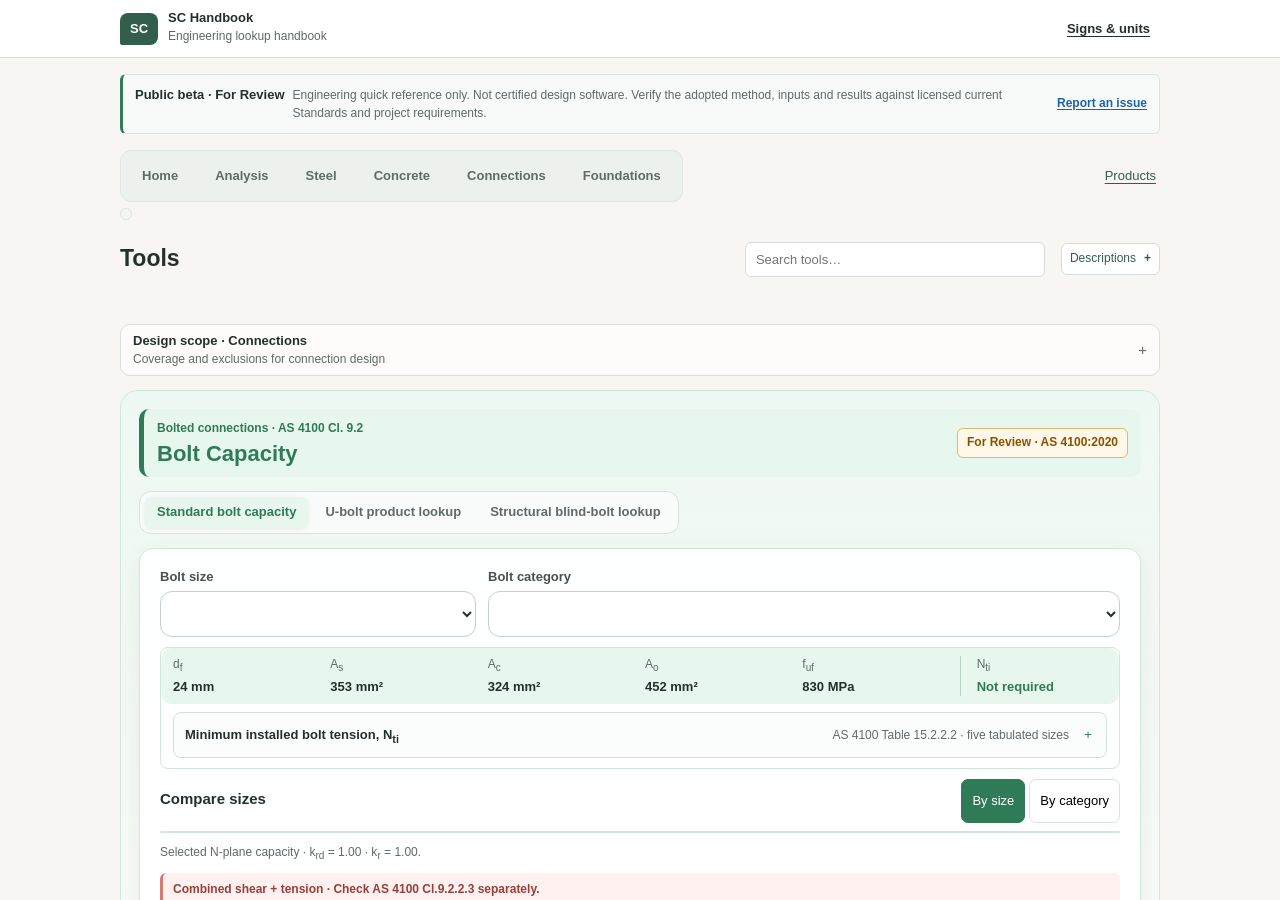
<file: bolt-dimensions/index.html>
<!doctype html>
<html lang="en">
<head>
  <meta charset="utf-8">
  <meta name="viewport" content="width=device-width,initial-scale=1">
  <meta http-equiv="refresh" content="0;url=../index.html?boltmode=tables#bolt">
  <title>Fastener Tables · SC Handbook</title>
</head>
<body><p><a href="../index.html?boltmode=tables#bolt">Open Fastener Tables in SC Handbook</a></p></body>
</html>
</file>
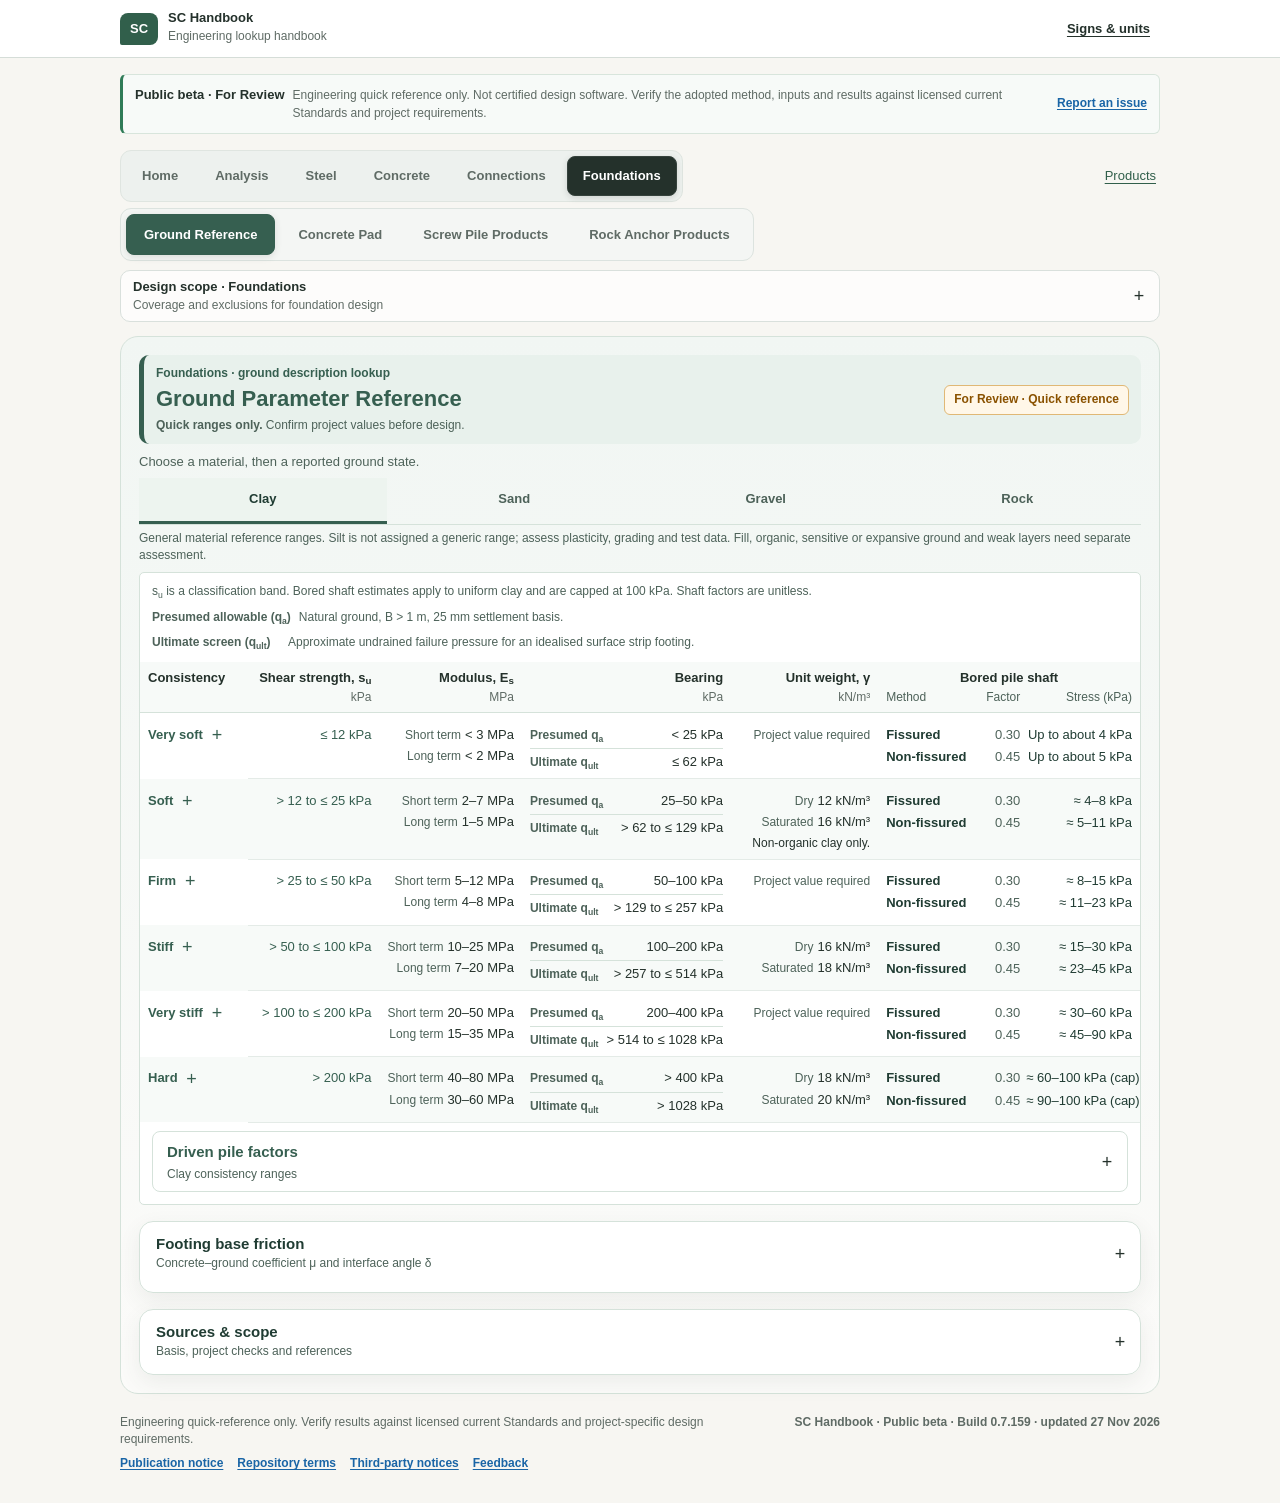
<file: geo-parameters/index.html>
<!doctype html>
<html lang="en"><head><meta charset="utf-8"><meta name="viewport" content="width=device-width, initial-scale=1"><title>Ground Reference · SC Handbook</title><link rel="icon" href="data:"><script>window.location.replace(new URL("../index.html" + window.location.search + "#geo", window.location.href).href);</script></head><body><p><a href="../index.html#geo">Open Ground Reference</a></p><p>For Review · Engineering quick reference.</p></body></html>
</file>
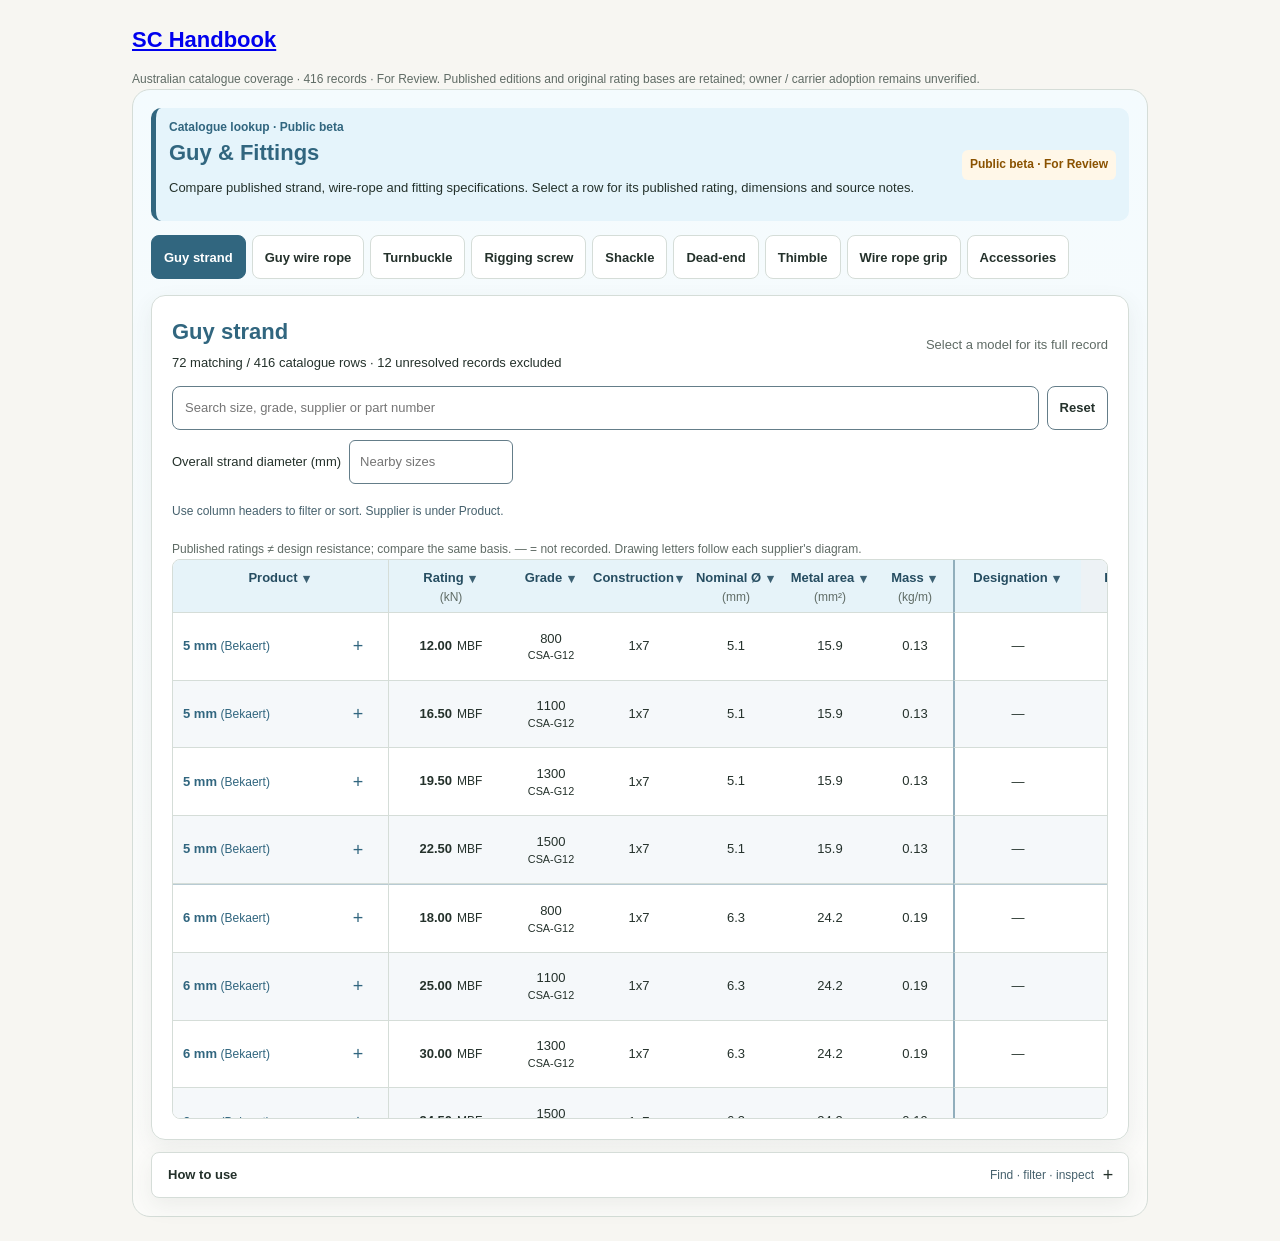
<file: guy-lookup/index.html>
<!doctype html><html lang="en"><head><meta charset="utf-8"><meta name="viewport" content="width=device-width, initial-scale=1"><link rel="icon" href="data:,"><title>Guy &amp; Fittings · Public beta</title><link rel="stylesheet" href="../styles.css"><link rel="stylesheet" href="guy.css?v=20261009guyheader1"><style>main{max-width:1040px;margin:24px auto;padding:0 12px}h1{font-size:22px}.skip-link{position:absolute;left:-10000px}.skip-link:focus{position:static}#guyPanel :focus-visible{outline:3px solid #1a65a6;outline-offset:3px}#guyPanel .guy-table-wrap:focus-visible{outline-offset:0}</style><link rel="stylesheet" href="../disclosure/indicators.css?v=20261026tables3"><link rel="stylesheet" href="../page-alignment/repairs.css?v=20261026tables3"><link rel="stylesheet" href="../ios-typography/repairs.css?v=20261105mobile144">
<link rel="stylesheet" href="../table-presentation/repairs.css?v=20261116tables148">
</head><body><a class="skip-link" href="#guySearch">Skip to product search</a><main><h1><a href="../#guy">SC Handbook</a></h1><p class="result-note">Australian catalogue coverage · 416 records · For Review. Published editions and original rating bases are retained; owner / carrier adoption remains unverified.</p>    <section id="guyPanel" class="tool-panel">
      <div class="tool-heading"><div><p class="kicker">Catalogue lookup · Public beta</p><h2>Guy &amp; Fittings</h2><p>Compare published strand, wire-rope and fitting specifications. Select a row for its published rating, dimensions and source notes.</p></div><span class="guy-review">Public beta · For Review</span></div>
      <nav id="guyFamilies" class="guy-families" aria-label="Component family"></nav>
      <select id="guyFamily" hidden aria-label="Component"></select>
      <section class="lookup-card guy-catalogue" aria-labelledby="guyCatalogueTitle">
        <div class="guy-section-heading"><div><h3 id="guyCatalogueTitle">Catalogue comparison</h3><span id="guyCount" role="status" aria-live="polite" aria-atomic="true"></span></div><span class="guy-all-label">Select a model for its full record</span></div>
        <div class="guy-toolbar"><label><span class="sr-only">Search size, grade, supplier or part number</span><input id="guySearch" type="search" placeholder="Search size, grade, supplier or part number" autocomplete="off"></label><label id="guyAccessoryField" hidden><span class="sr-only">Accessory type</span><select id="guyAccessoryType" aria-label="Accessory type"></select></label><button type="button" id="guyReset">Reset</button></div>
        <div class="guy-nearby-control"><label><span id="guyDiameterLabel">Overall strand diameter (mm)</span><input id="guyDiameter" type="text" inputmode="decimal" placeholder="Nearby sizes" aria-describedby="guyNearbyNote guyTableNote"></label><button type="button" id="guyBrowseAll" hidden>Show all sizes</button></div>
        <div hidden aria-hidden="true"><span id="guyFilterCount"></span><label id="guyMinimumField"><span id="guyMinimumLabel"></span><input id="guyMinimum"></label><select id="guyMaker"></select><select id="guySeries"></select><select id="guyGrade"></select><select id="guySort"><option value="size">Size</option><option value="rating">Rating</option><option value="maker">Supplier</option></select></div>
        <div id="guyColumnFilters" class="guy-filter-bar" aria-label="Active column filters"></div><select id="guyProduct" hidden aria-label="Selected catalogue product"></select>
        <p id="guyNearbyNote" role="status" class="guy-nearby-note" hidden></p><p id="guyMinimumNote" role="status" hidden></p>
        <p id="guyTableNote" class="result-note"></p>
        <div class="guy-table-wrap" role="region" aria-label="Product comparison; scroll for more parameters" tabindex="0"><table id="guyTable" class="guy-table"><caption id="guyCaption"></caption><thead id="guyHead"></thead><tbody id="guyRows"></tbody></table></div>
        <p id="guyEmpty" hidden>No matching products. Clear the search or change the filters.</p>
      </section>
      <dialog id="guyDrawer" aria-labelledby="guyDrawerTitle"><header class="guy-drawer-header"><div><p class="kicker">Product record</p><h3 id="guyDrawerTitle" tabindex="-1">Product details</h3></div><button type="button" id="guyDrawerClose">Close</button></header><div class="guy-drawer-scroll"><details id="guySelection" class="detail-card guy-details"><summary id="guySelectionTitle">Product record</summary><div class="guy-detail-body">
        <div class="guy-detail-meta"><p id="guySelected" class="guy-selected"></p>
        <div class="guy-detail-actions"><a id="guyPrimarySource" href="#" target="_blank" rel="noopener noreferrer">Source ↗</a></div></div>
        <section class="capacity-section" aria-labelledby="guyRatingHeading">
          <div class="capacity-card guy-rating"><h3 id="guyRatingHeading">Published rating</h3><p class="guy-big"><output id="guyRating">—</output><span id="guyRatingUnit"></span></p><p id="guyOriginal"></p><p id="guyRatingSource" class="result-note"></p></div>
          <p id="guyWarning" class="guy-warning"></p>
        </section>
        <dl id="guyKeyProperties" class="guy-properties"></dl><details id="guyRelatedDetails" class="guy-detail-extra" hidden><summary id="guyRelatedLabel">Related parts</summary><div id="guyRelated"></div></details><details id="guyAllParameters" class="guy-detail-extra"><summary>All parameters</summary><dl id="guyProperties" class="guy-properties"></dl></details>
        <div id="guyFieldIssues" class="guy-field-issues" hidden></div><p id="guyDataGaps" class="result-note" hidden></p><p id="guyInstallationLinks" class="result-note" hidden></p><details id="guyDetailNotes" class="guy-detail-extra"><summary>Sources &amp; notes</summary><p id="guyEvidenceSummary" class="result-note"></p><div id="guyConflictDetails" class="guy-field-issues" hidden></div><div id="guyMarketEvidence"></div><div id="guyUseNotes" class="guy-use-notes"></div><div class="guy-source-note"><div id="guySource"></div></div></details>
      </div></details></div></dialog>
            <details class="source-card guy-details guy-help"><summary>How to use <small>Find · filter · inspect</small></summary><div class="guy-detail-body">
        <ol class="guy-help-steps">
          <li><h3>Find a product</h3><p>Choose a component family, then search size, grade, supplier or part number. Accessories also has a type selector.</p></li>
          <li><h3>Filter and sort</h3><p>Click a column name or its arrow. Search the checklist, select values, then choose <strong>Apply</strong>. Numeric columns also offer a range and sorting.</p><p><strong>Supplier</strong> and <strong>Construction / end form</strong> are under <strong>Model / size → Filter by</strong>.</p></li>
          <li><h3>Inspect the record</h3><p>Select a model for its original rating, full dimensions and source notes. Close the record or press <strong>Escape</strong> to return to the same table position.</p></li>
        </ol>
        <div class="guy-help-tips">
          <section><h3>Refine your shortlist</h3><p>Multiple values in one column include any selected value; different columns narrow the results together. Checklist search only narrows the options shown.</p><p><strong>Nearby sizes</strong> finds the three closest recorded diameters within your filtered results. It does not establish fitting compatibility.</p></section>
          <section><h3>Clear or start again</h3><p>Remove a filter tag, use <strong>Clear column</strong> in its menu, or choose <strong>Clear all</strong> above the table. Headers remain available when no products match.</p><p><strong>Reset</strong> returns to Guy strand and clears search, nearby size, column filters and sorting. Close a filter menu or press <strong>Escape</strong> to cancel its uncommitted changes.</p></section>
        </div>
        <div class="guy-help-basis"><h3>Read the catalogue values</h3><p><strong>Ratings:</strong> MBF/MBL = breaking force/load; WLL = working load limit; RHS = rated holding strength. MFL/tension rating retain manufacturer labels. Select one rating basis before numeric rating filtering or sorting. Ratings, proof loads and efficiency are not design resistance; kN is a unit conversion.</p><p><strong>Gaps:</strong> — means missing, not zero. Conflicts are withheld; E/EA is not inferred. Drawing letters follow each supplier’s diagram.</p><p><strong>Before use:</strong> check edition, region, supplied product and installation. AU listing is not owner approval; similar size is not verified fit or assembly capacity. Temporary grips are not permanent mast terminations.</p><a class="guy-help-sources" href="notices.html">Catalogue sources ↗</a></div>
      </div></details>

    </section></main><script src="../engineering-number-format.js"></script><script src="data.js"></script><script src="units.js"></script><script src="lookup.js"></script><script src="related.js"></script><script src="table-layout.js?v=20261009guyheader1"></script><script src="header-filters.js?v=20261026tables3"></script>
  <script src="../page-alignment/guy-identity.js?v=20261026tables3"></script><script src="app.js?v=20261026tables3"></script><script src="../disclosure/indicators.js?v=20261026tables3"></script></body></html>
</file>
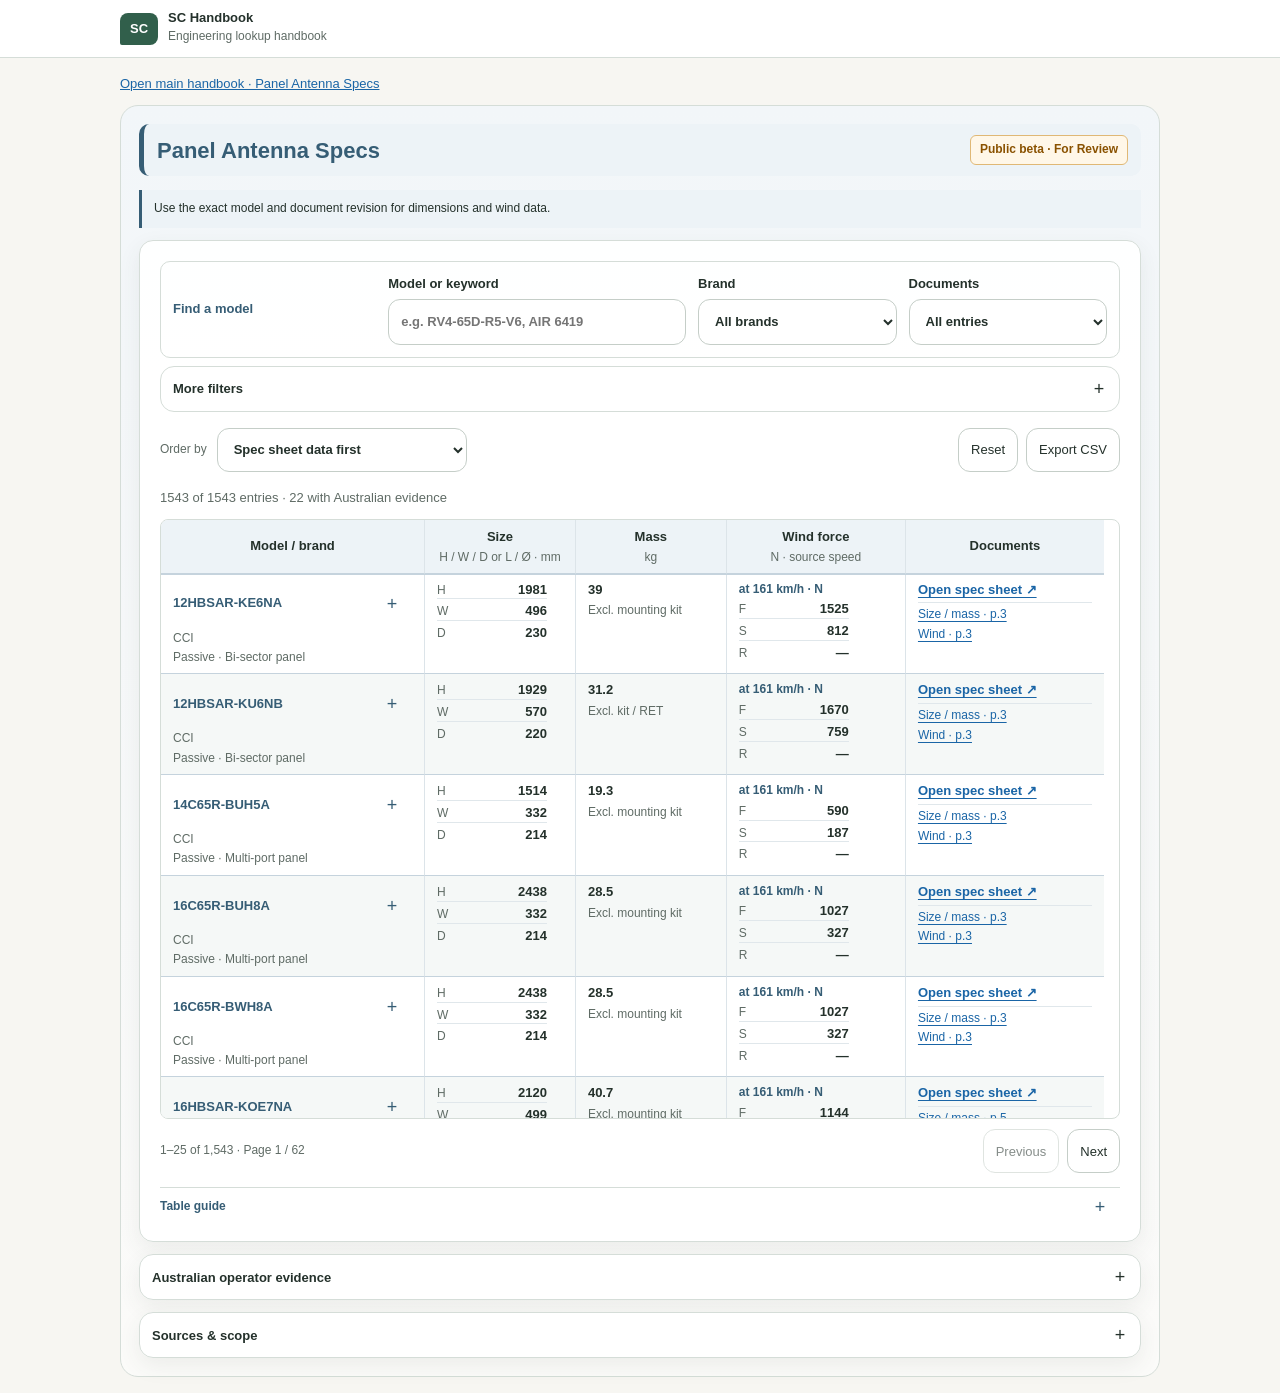
<file: panel-antennas/index.html>
<!doctype html>
<html lang="en"><head><meta charset="utf-8"><meta name="viewport" content="width=device-width, initial-scale=1"><title>Panel Antenna Specs · SC Handbook</title><link rel="icon" href="../assets/sc-handbook-icon.svg"><link rel="stylesheet" href="../styles.css"><link rel="stylesheet" href="panel.css?v=20261007panel31"><link rel="stylesheet" href="../disclosure/indicators.css?v=20261026tables3"><link rel="stylesheet" href="../page-alignment/repairs.css?v=20261026tables3"><link rel="stylesheet" href="../table-presentation/repairs.css?v=20261116tables148">
</head><body><header class="topbar"><a class="brand" href="../index.html#antenna"><span class="brand-mark">SC</span><span><strong>SC Handbook</strong><small>Engineering lookup handbook</small></span></a></header><main class="antenna-standalone"><h1 class="visually-hidden">Panel Antenna Specs</h1><a class="antenna-back-link" href="../index.html#antenna">Open main handbook · Panel Antenna Specs</a><section class="tool-panel antenna-standalone-panel" aria-label="Panel antenna lookup">
<div id="antennaLookup" class="antenna-lookup">
  <div class="tool-heading"><div><h2>Panel Antenna Specs</h2></div><span class="tool-status">Public beta · For Review</span></div>
  <p class="antenna-public-source">Use the exact model and document revision for dimensions and wind data.</p>
  <div class="lookup-card">
  <div class="input-group antenna-filter" role="search" aria-label="Find antenna specifications">
    <div class="input-group-heading"><b>Find a model</b></div>
    <div class="input-group-fields antenna-query-fields">
    <label for="antennaSearch">Model or keyword<input id="antennaSearch" type="search" placeholder="e.g. RV4-65D-R5-V6, AIR 6419"></label>
    <label for="antennaBrand">Brand<select id="antennaBrand"><option value="">All brands</option><option value="Kaelus">Kaelus</option><option value="Nokia">Nokia</option><option value="Ericsson">Ericsson</option><option value="CommScope / ANDREW">CommScope / ANDREW</option><option value="RFS">RFS</option><option value="Argus">Argus</option><option value="MatSing">MatSing</option><option value="Alpha Wireless">Alpha Wireless</option><option value="Amphenol Antenna Solutions">Amphenol</option><option value="Kathrein">Kathrein</option><option value="CCI">CCI</option><option value="Tongyu">Tongyu</option><option value="Huawei">Huawei</option></select></label>
    <label for="antennaStatus">Documents<select id="antennaStatus"><option value="">All entries</option><option value="datasheet">Spec sheets with data</option><option value="sheet-pending">Public PDF · review needed</option><option value="site-record">Site record · sheet needed</option><option value="catalogue">Catalogue · sheet needed</option><option value="family">Variant sheet needed</option><option value="conflict">Data conflicts</option></select></label>
    </div>
  </div>
    <details class="antenna-extra-filters detail-card"><summary id="antennaExtraSummary">More filters</summary><div class="antenna-extra-content">
      <div class="input-group"><div class="input-group-heading"><b>Australian site evidence</b><small>Operator, technology and evidence must match one record.</small></div><div class="input-group-fields three">
      <label for="antennaOperator">Australian operator<select id="antennaOperator"><option value="">All catalogue entries</option><option>Telstra</option><option>Optus</option><option value="Vodafone / TPG">Vodafone / TPG</option></select></label>
      <label for="antennaGeneration">Documented technology<select id="antennaGeneration"><option value="">All technologies</option><option value="4G">4G (LTE site evidence)</option><option value="5G">5G (NR / deployment evidence)</option></select></label>
      <label for="antennaEvidence">Evidence type<select id="antennaEvidence"><option value="">Any / not established</option><option value="any">Has Australian evidence</option><option value="deployed">Commercial deployment</option><option value="existing">Existing site record</option><option value="planned">Planned installation</option><option value="reserved">Reserved position</option><option value="demonstration">Live-site demonstration</option></select></label>
      </div></div>
      <div class="input-group"><div class="input-group-heading"><b>Radio properties</b><small id="antennaFrequencyNote">Checked operating ranges only.</small></div><div class="input-group-fields two">
      <label for="antennaKind">Antenna type<select id="antennaKind"><option value="">All types</option><option>Passive</option><option>Hybrid</option><option>Active</option></select></label>
      <label for="antennaFrequency">Required frequency (MHz)<input id="antennaFrequency" type="number" min="1" step="any" placeholder="e.g. 3500" aria-describedby="antennaFrequencyNote"></label>
      </div></div>
    </div></details>
  <div class="antenna-toolbar">
    <label for="antennaSort"><span>Order by</span><select id="antennaSort"><option value="documents">Spec sheet data first</option><option value="model">Model A–Z</option><option value="height">Height: low to high</option><option value="mass">Antenna weight: low to high</option></select></label>
    <div class="antenna-actions"><button id="antennaReset" type="button">Reset</button><button id="antennaExport" type="button" aria-label="Export filtered results as CSV">Export CSV</button></div>
  </div>
  <div class="antenna-result-summary">
    <p id="antennaCount" class="antenna-result-count" role="status" aria-live="polite">Loading catalogue…</p>
  </div>
  <p id="antennaMessage" class="antenna-result-message" role="alert" hidden></p>
  <div id="antennaResults" class="antenna-table-wrap" role="region" aria-label="Antenna specifications" aria-describedby="antennaTableHelp antennaTableKey" tabindex="0">
    <table class="antenna-table">
      <caption class="visually-hidden">Mechanical comparison · published values and document status</caption>
      <colgroup><col class="antenna-col-model"><col class="antenna-col-size"><col class="antenna-col-mass"><col class="antenna-col-wind"><col class="antenna-col-source"></colgroup>
      <thead><tr><th scope="col">Model / brand</th><th scope="col">Size<span class="antenna-unit">H / W / D or L / Ø · mm</span></th><th scope="col">Mass<span class="antenna-unit">kg</span></th><th scope="col">Wind force<span class="antenna-unit">N · source speed</span></th><th scope="col">Documents</th></tr></thead>
      <tbody id="antennaRows"></tbody>
    </table>
  </div>
  <nav id="antennaPagination" class="antenna-pagination" aria-label="Antenna result pages" hidden><p id="antennaPageInfo" role="status" aria-live="polite"></p><div><button id="antennaPrevious" type="button" aria-label="Previous result page">Previous</button><button id="antennaNext" type="button" aria-label="Next result page">Next</button></div></nav>
  <p id="antennaEmpty" class="antenna-empty" hidden>No matches. Broaden filters or check a manufacturer source. Unlisted models have no verified values.</p>
      <details class="antenna-table-guide"><summary>Table guide</summary><div class="antenna-guide-content">
        <p id="antennaTableHelp">Select a model for details; match its full suffix and document revision.</p>
        <p>25 records per page. CSV exports all filtered matches. Desktop: scroll the table. Mobile: labelled records.</p>
        <dl id="antennaTableKey" class="antenna-table-key" aria-label="Table notation">
          <div><dt>Size · mm</dt><dd>H / W / D = height / width / depth.<br>L / Ø = canister length / diameter.</dd></div>
          <div><dt>Wind · N</dt><dd>F / S / R = front / side / rear.<br>Max = published maximum direction.</dd></div>
          <div><dt>Missing values</dt><dd>— = not reported, never zero.<br>Unverified values remain labelled.</dd></div>
        </dl>
        <div class="antenna-guide-notes">
          <section><h3>Wind and mass</h3><p>Wind: source forces, not site loads; unclear speeds stay labelled. Mass: antenna and kit separately.</p></section>
          <section><h3>Records and sources</h3><p id="antennaChecked" class="antenna-checked"></p><p>Counts are records, not PDFs, sites or market share. Shared sheets cover multiple order codes; Argus / CommScope / ANDREW entries overlap.</p><p>Catalogue: not a complete Australian equipment inventory. Intake dates do not re-date older records.</p></section>
          <section><h3>Brand directory</h3><p>Brand name: filter. Official source: catalogue. Coverage and gaps: scope notes.</p><p>For Nokia / AIR, match band, order code and revision. Ericsson passive catalogues may require an account or request.</p></section>
        </div>
      </div></details>
  </div>
  <section id="antennaSelection" class="antenna-selection detail-card" aria-labelledby="antennaSelectionTitle" hidden>
    <div class="antenna-selection-heading"><div><p class="kicker">Selected model</p><h3 id="antennaSelectionTitle" tabindex="-1">Model details</h3><p id="antennaSelectionMeta"></p></div><button id="antennaBack" type="button">Back to results</button></div>
    <div id="antennaSelectionDocs" class="antenna-selection-documents"></div>
    <div id="antennaSelectionBody"></div>
  </section>
  <details class="antenna-basis detail-card antenna-operator-overview"><summary>Australian operator evidence</summary><p>Dated 4G / 5G examples, not national market share or full equipment approval. Check passive, active and hybrid specifications separately.</p><div id="antennaOperators" class="antenna-operators"></div></details>
  <details class="antenna-basis source-card"><summary>Sources &amp; scope</summary><p id="antennaCoverage"></p><p>Sources include public manufacturer pages and PDFs, regulator records and released site or planning documents.</p><section class="detail-body" aria-label="Brand coverage"><h3>Brands</h3><div id="antennaDirectories" class="antenna-directories" role="region" aria-label="Brand coverage and original sources" tabindex="0"></div></section>
    <div class="antenna-reference-grid">
      <section><h3>Document status</h3><ul>
        <li><b>Public PDF · review needed:</b> original pages not yet checked; no mechanical values.</li>
        <li><b>Catalogue / variant sheet needed:</b> identity only; use Product page for the exact sheet. Active mechanics need a checked variant sheet.</li>
        <li><b>Site record:</b> identification from a released site document, not a manufacturer sheet.</li>
        <li><b>Data conflicts:</b> affected fields withheld; labels name the parameter or document. Details retain pre-release, preliminary and archived status; archived models aid existing-site review.</li>
      </ul></section>
      <section><h3>Size, mass and mounting</h3><ul>
        <li>H: antenna height/length, excluding packaging.</li>
        <li>Keep stated antenna/net/shipping/kit bases. Some CCI masses exclude RET; check it separately.</li>
        <li>Pipe OD: only where published.</li>
      </ul></section>
      <section><h3>Wind forces and areas</h3><ul>
        <li>Use published direction and speed; Max is a separate maximum-direction force.</li>
        <li>EPA and equivalent flat plate area are distinct; neither comes from H × W. Conflicting areas stay unavailable.</li>
        <li>Published force/survival ratings do not establish site loads or pole/mount capacity.</li>
      </ul></section>
      <section><h3>RF and Australian evidence</h3><ul>
        <li>4G / 5G uses documented AU site technology. Frequency alone establishes neither operator approval nor RF compatibility.</li>
        <li>Gain, HPBW, PIM and power vary by frequency, array and beam mode; check the exact PDF.</li>
        <li>Nokia/Ericsson active variants and legacy passive suffixes remain incomplete. CCI includes the earlier 252-code macro snapshot and superseded sheet, plus Small Cell / Outdoor DAS and Specialty.</li>
      </ul></section>
      <section><h3>Wind coefficient interpretation</h3><p>Three categories: <b>Published Cd</b>, <b>Derived Cd</b> and <b>Equivalent force coefficient</b>.</p><p>Conditional estimates use C = F / (0.5 × ρ × V² × A), assuming ρ = 1.225 kg/m³ and nominal H × W front/rear or H × D side areas. These dimensionless comparison values are not manufacturer Cd.</p><p>Test density, true projected area, drag/resultant components and pole/bracket contribution remain unconfirmed. No maximum-direction coefficient, EPA/EFPA conversion or site-design coefficient is inferred; missing inputs stay unavailable.</p></section>
      <section><h3>Source dates and access</h3><ul>
        <li>Per-record check dates are retained; latest intake does not mean older links were rechecked.</li>
        <li>Links/revisions can change; PDF page jumps depend on the viewer.</li>
        <li>Original documents are linked, not redistributed.</li>
      </ul><p>Publication class: Public.</p></section>
    </div>
  </details>
  <noscript>JavaScript is required to load the catalogue.</noscript>
</div>
</section></main>






<script src="data.js?v=20261007panel31"></script><script src="lookup.js?v=20261007panel31"></script><script src="app.js?v=20261026tables3"></script><script src="../disclosure/indicators.js?v=20261026tables3"></script></body></html>
</file>
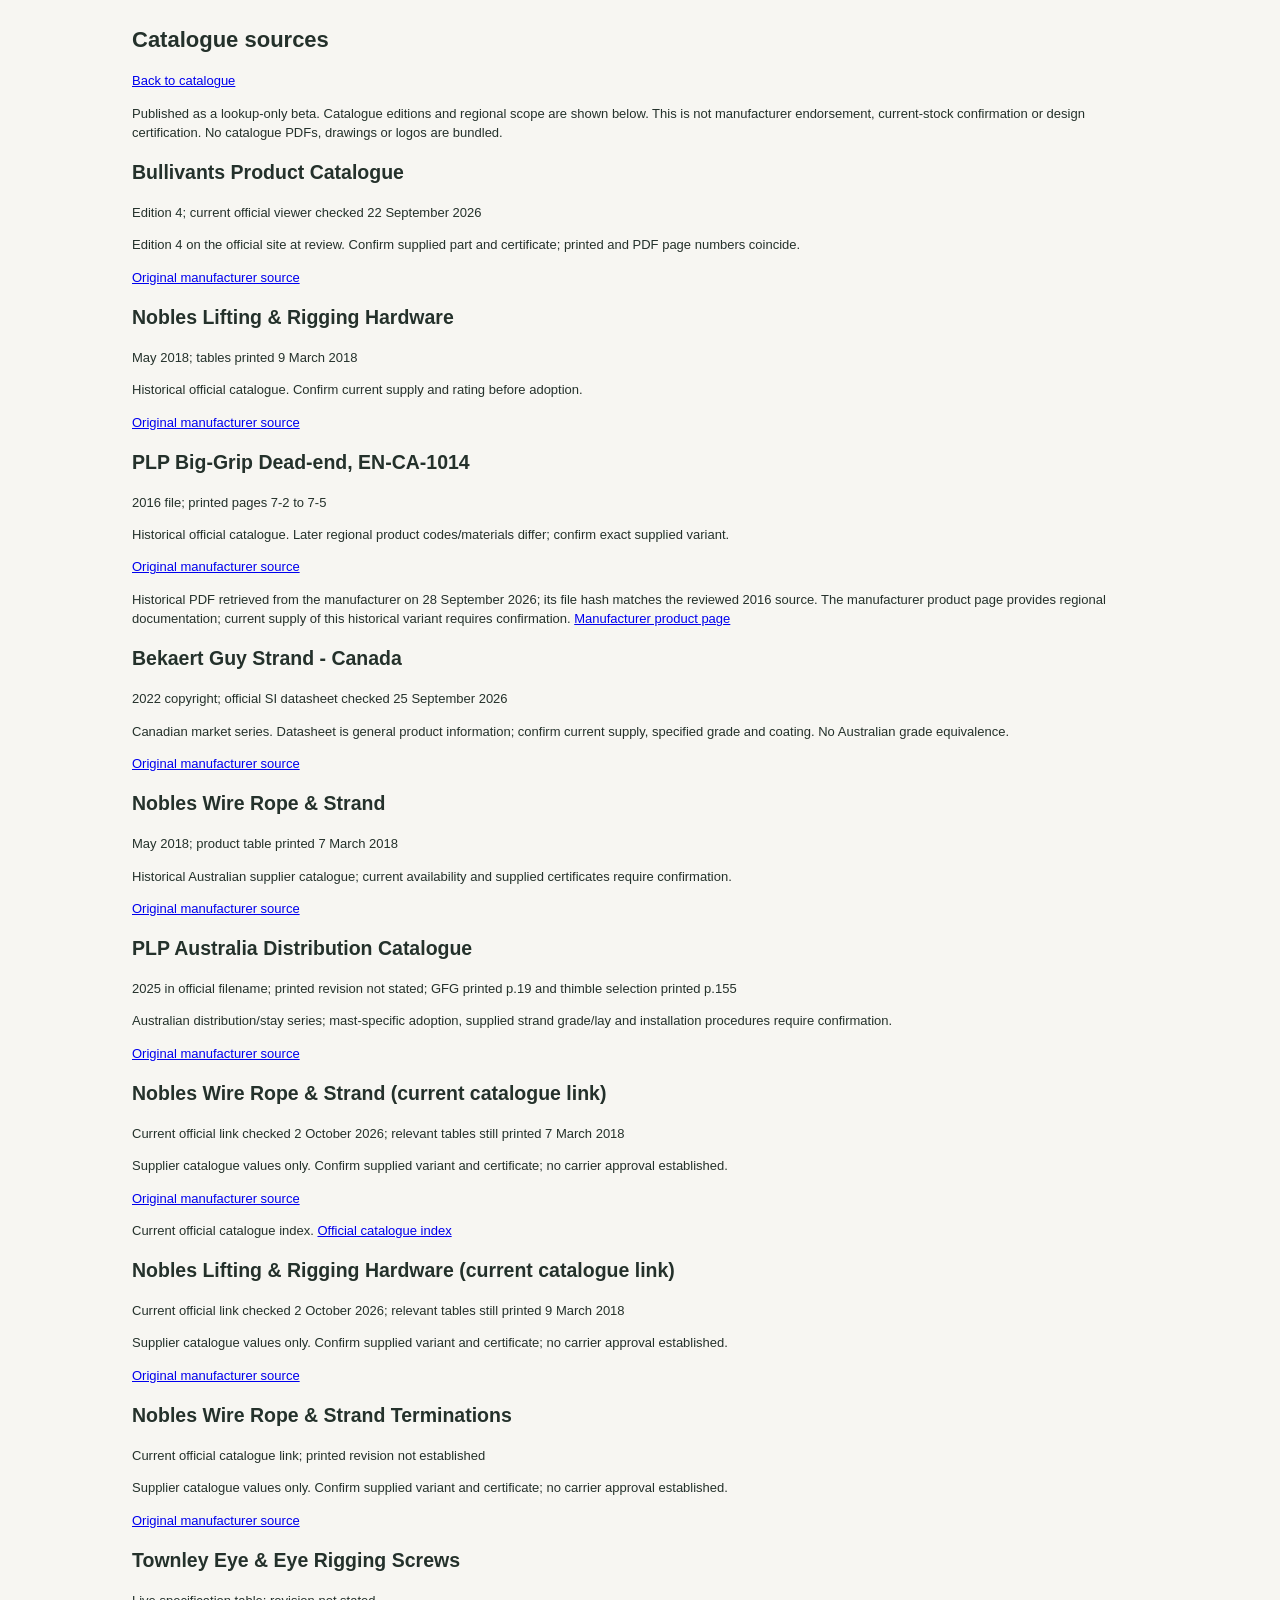
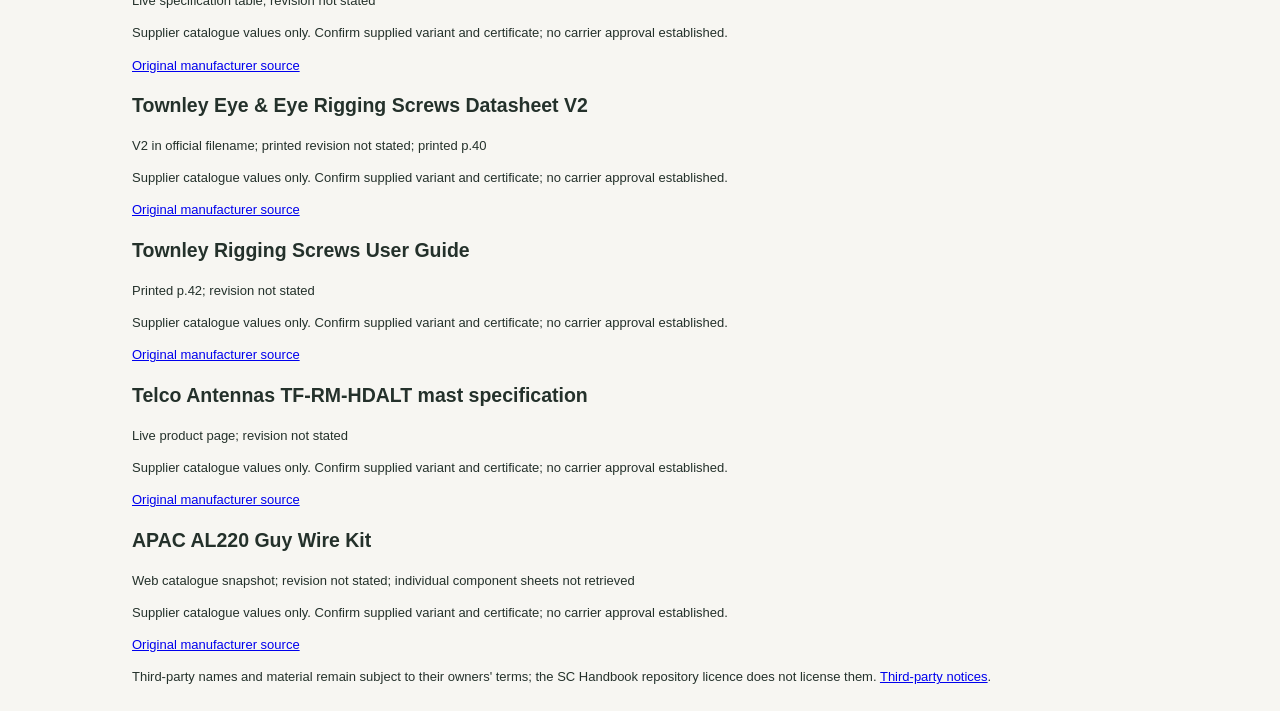
<file: guy-lookup/notices.html>
<!doctype html><html lang="en"><head><meta charset="utf-8"><meta name="viewport" content="width=device-width, initial-scale=1"><link rel="icon" href="data:,"><title>Guy &amp; Fittings · Public beta</title><link rel="stylesheet" href="../styles.css"><link rel="stylesheet" href="guy.css"><style>main{max-width:1040px;margin:24px auto;padding:0 12px}h1{font-size:22px}.skip-link{position:absolute;left:-10000px}.skip-link:focus{position:static}#guyPanel :focus-visible{outline:3px solid #1a65a6;outline-offset:3px}#guyPanel .guy-table-wrap:focus-visible{outline-offset:0}</style></head><body><main><h1>Catalogue sources</h1><p><a href="index.html">Back to catalogue</a></p><p>Published as a lookup-only beta. Catalogue editions and regional scope are shown below. This is not manufacturer endorsement, current-stock confirmation or design certification. No catalogue PDFs, drawings or logos are bundled.</p><section><h2>Bullivants Product Catalogue</h2><p>Edition 4; current official viewer checked 22 September 2026</p><p>Edition 4 on the official site at review. Confirm supplied part and certificate; printed and PDF page numbers coincide.</p><p><a href="https://www.bullivants.com/resources/bullivants-product-catalogue">Original manufacturer source</a></p></section><section><h2>Nobles Lifting &amp; Rigging Hardware</h2><p>May 2018; tables printed 9 March 2018</p><p>Historical official catalogue. Confirm current supply and rating before adoption.</p><p><a href="https://nobles.com.au/wp-content/uploads/2023/11/5-Lifting-Rigging-Hardware.pdf">Original manufacturer source</a></p></section><section><h2>PLP Big-Grip Dead-end, EN-CA-1014</h2><p>2016 file; printed pages 7-2 to 7-5</p><p>Historical official catalogue. Later regional product codes/materials differ; confirm exact supplied variant.</p><p><a href="https://www.plp.com/au/images/pdfs/Energy/Transmission/Guying_Products/BG_DeadEnd_PLPTransCat6-2-16-2016-Interactive-3.28.pdf">Original manufacturer source</a></p><p>Historical PDF retrieved from the manufacturer on 28 September 2026; its file hash matches the reviewed 2016 source. The manufacturer product page provides regional documentation; current supply of this historical variant requires confirmation. <a href="https://plp.com/au/energy/transmission/guying-products/big-grip-dead-end">Manufacturer product page</a></p></section><section><h2>Bekaert Guy Strand - Canada</h2><p>2022 copyright; official SI datasheet checked 25 September 2026</p><p>Canadian market series. Datasheet is general product information; confirm current supply, specified grade and coating. No Australian grade equivalence.</p><p><a href="https://www.bekaert.com/content/dam/corporate/en/product-catalog/pdfs/Guy%20Strand%20Datasheet%20%28Canada%29%20.pdf">Original manufacturer source</a></p></section><section><h2>Nobles Wire Rope &amp; Strand</h2><p>May 2018; product table printed 7 March 2018</p><p>Historical Australian supplier catalogue; current availability and supplied certificates require confirmation.</p><p><a href="https://www.nobles.com.au/wp-content/uploads/2023/11/1-Wire-Rope-Strand.pdf">Original manufacturer source</a></p></section><section><h2>PLP Australia Distribution Catalogue</h2><p>2025 in official filename; printed revision not stated; GFG printed p.19 and thimble selection printed p.155</p><p>Australian distribution/stay series; mast-specific adoption, supplied strand grade/lay and installation procedures require confirmation.</p><p><a href="https://plp.com/au/images/catalogue/PDFs/PLP%20Australia_Distribution%20Catalogue%202025%20-%20Hyperlinks.pdf">Original manufacturer source</a></p></section><section><h2>Nobles Wire Rope &amp; Strand (current catalogue link)</h2><p>Current official link checked 2 October 2026; relevant tables still printed 7 March 2018</p><p>Supplier catalogue values only. Confirm supplied variant and certificate; no carrier approval established.</p><p><a href="https://cdnm.heyzine.com/flip-book/pdf/70e1d5e67a1e7acd42eadef0a2658ba628039caa.pdf">Original manufacturer source</a></p><p>Current official catalogue index. <a href="https://nobles.com.au/product-catalogue/">Official catalogue index</a></p></section><section><h2>Nobles Lifting &amp; Rigging Hardware (current catalogue link)</h2><p>Current official link checked 2 October 2026; relevant tables still printed 9 March 2018</p><p>Supplier catalogue values only. Confirm supplied variant and certificate; no carrier approval established.</p><p><a href="https://cdnm.heyzine.com/flip-book/pdf/4c9efa0075c099bd8d0566352ff71509e5c790ce.pdf">Original manufacturer source</a></p></section><section><h2>Nobles Wire Rope &amp; Strand Terminations</h2><p>Current official catalogue link; printed revision not established</p><p>Supplier catalogue values only. Confirm supplied variant and certificate; no carrier approval established.</p><p><a href="https://cdnm.heyzine.com/flip-book/pdf/3961f64ee6720ff6645dd017ef418f6d6bf4e1c4.pdf">Original manufacturer source</a></p></section><section><h2>Townley Eye &amp; Eye Rigging Screws</h2><p>Live specification table; revision not stated</p><p>Supplier catalogue values only. Confirm supplied variant and certificate; no carrier approval established.</p><p><a href="https://www.townleydropforge.com.au/catalogue/eye-eye-rigging-screws/">Original manufacturer source</a></p></section><section><h2>Townley Eye &amp; Eye Rigging Screws Datasheet V2</h2><p>V2 in official filename; printed revision not stated; printed p.40</p><p>Supplier catalogue values only. Confirm supplied variant and certificate; no carrier approval established.</p><p><a href="https://www.townleydropforge.com.au/wp-content/uploads/2025/04/Townley-Eye-Eye-Rigging-Screws-Datasheet_V2.pdf">Original manufacturer source</a></p></section><section><h2>Townley Rigging Screws User Guide</h2><p>Printed p.42; revision not stated</p><p>Supplier catalogue values only. Confirm supplied variant and certificate; no carrier approval established.</p><p><a href="https://www.townleydropforge.com.au/wp-content/uploads/2023/09/Townley-Rigging-Screws-User-Guide.pdf">Original manufacturer source</a></p></section><section><h2>Telco Antennas TF-RM-HDALT mast specification</h2><p>Live product page; revision not stated</p><p>Supplier catalogue values only. Confirm supplied variant and certificate; no carrier approval established.</p><p><a href="https://www.telcoantennas.com.au/heavy-duty-serviceable-aluminium-guyed-lattice-tower-400mm-face-up-to-30m">Original manufacturer source</a></p></section><section><h2>APAC AL220 Guy Wire Kit</h2><p>Web catalogue snapshot; revision not stated; individual component sheets not retrieved</p><p>Supplier catalogue values only. Confirm supplied variant and certificate; no carrier approval established.</p><p><a href="https://apacinfrastructure.com.au/product-catalogue/supports-stabilisers/al220-guy-wire-kit">Original manufacturer source</a></p></section><p>Third-party names and material remain subject to their owners' terms; the SC Handbook repository licence does not license them. <a href="../THIRD_PARTY_NOTICES.md">Third-party notices</a>.</p></main></body></html>
</file>
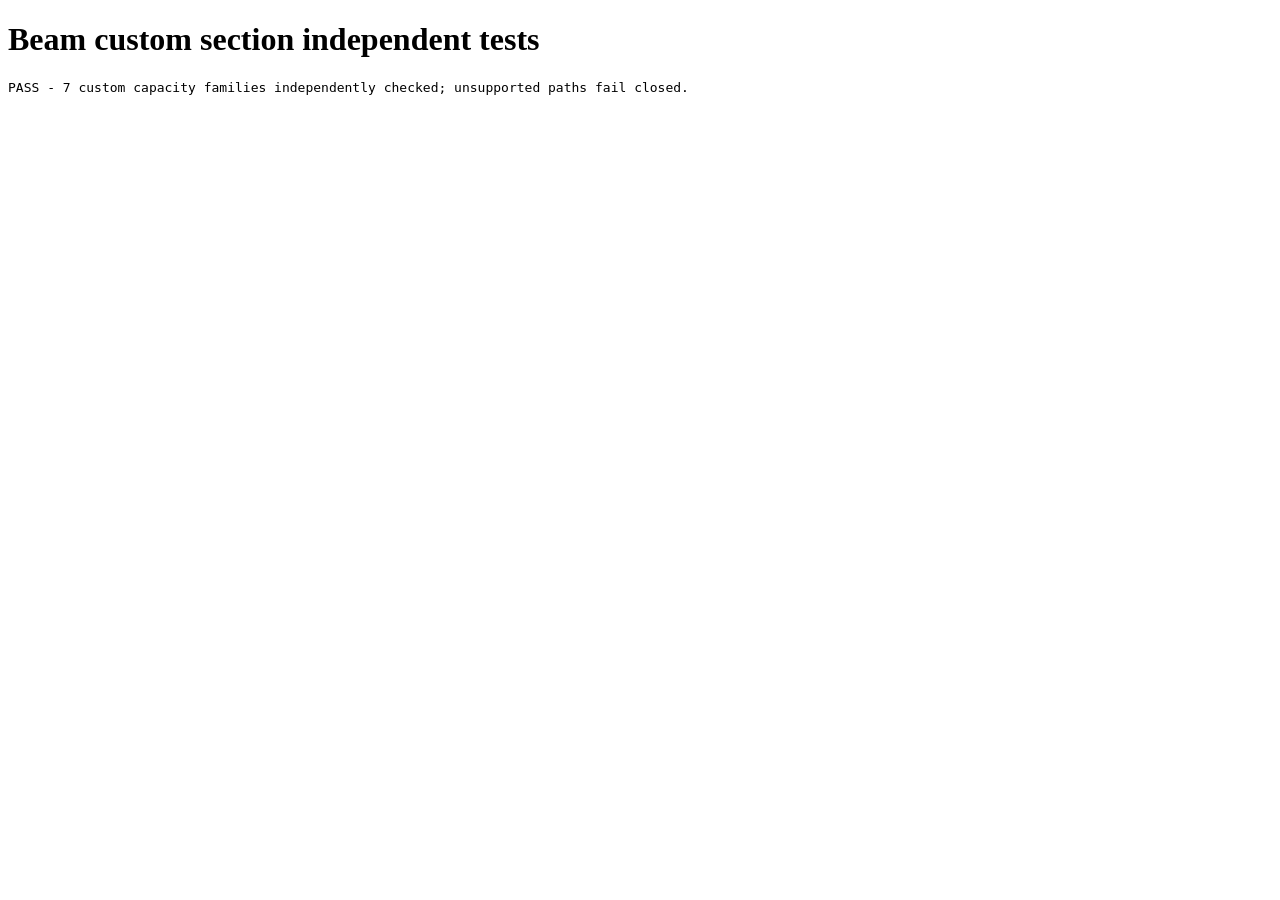
<file: tests/beam-custom-section-browser.html>
<!doctype html>
<html lang="en">
<head><meta charset="utf-8"><title>Beam custom section independent tests</title></head>
<body>
  <main><h1>Beam custom section independent tests</h1><pre id="result">Running...</pre></main>
  <script src="../section-geometry.js"></script>
  <script src="../steel-materials.js"></script>
  <script src="../beam-section-capacity.js"></script>
  <script src="../beam-section-reconciliation.js"></script>
  <script src="../beam-custom-section.js"></script>
  <script src="beam-custom-section.browser.js"></script>
</body>
</html>
</file>
<file: styles.css>
@font-face { font-family: "Lato"; src: url("assets/fonts/Lato-Regular.ttf") format("truetype"); font-weight: 400; font-style: normal; font-display: swap; }
@font-face { font-family: "Lato"; src: url("assets/fonts/Lato-Bold.ttf") format("truetype"); font-weight: 700; font-style: normal; font-display: swap; }
@font-face { font-family: "Lato"; src: url("assets/fonts/Lato-Black.ttf") format("truetype"); font-weight: 900; font-style: normal; font-display: swap; }

:root {
  --ink: #24312b;
  --muted: #5f6b65;
  --paper: #f7f6f2;
  --card: #ffffff;
  --line: #d5ddd8;
  --brand: #315f4b;
  --link: #1a65a6;
  --focus: #ffdd00;
  --status-info: #315f78;
  --status-info-soft: #f1f6fa;
  --status-pass: #0f7a52;
  --status-pass-soft: #f3f8f6;
  --status-review: #8a5200;
  --status-review-soft: #fff7e8;
  --status-fail: #a33a34;
  --status-fail-soft: #fceeee;
  --status-neutral: #52615a;
  --status-neutral-soft: #eff2f0;
  --bolt-accent: #5fb98a;
  --bolt-dark: #2f7b57;
  --bolt-soft: #e7f7ed;
  --bolt-panel: #eef8f2;
  --member-accent: #76a9dc;
  --member-dark: #416f9e;
  --member-soft: #e7f2fc;
  --member-panel: #edf5fb;
  --beam-accent: #b39ad8;
  --beam-dark: #6f5798;
  --beam-soft: #f0eafb;
  --beam-panel: #f4effb;
  --monopole-accent: #467d69;
  --monopole-dark: #284f43;
  --monopole-soft: #e7f1ed;
  --monopole-panel: #edf5f1;
  --properties-accent: #6faea4;
  --properties-dark: #356f68;
  --properties-soft: #e4f5f2;
  --properties-panel: #edf8f6;
  --weld-accent: #e3a05f;
  --weld-dark: #9c5d22;
  --weld-soft: #fff0df;
  --weld-panel: #fff3e6;
  --concrete-accent: #55a9b7;
  --concrete-dark: #247785;
  --concrete-soft: #e4f4f6;
  --concrete-panel: #eef8f9;
  --reo-accent: #b47762;
  --reo-dark: #7f4938;
  --reo-soft: #f5e7e1;
  --reo-panel: #faf0ec;
  --screw-accent: #8fa96a;
  --screw-dark: #587235;
  --screw-soft: #edf5e4;
  --screw-panel: #f3f8eb;
  --rock-accent: #8299aa;
  --rock-dark: #4d6576;
  --rock-soft: #eaf0f4;
  --rock-panel: #f0f4f7;
  --wind-accent: #6aa7c8;
  --wind-dark: #31667f;
  --wind-soft: #e5f4fb;
  --wind-panel: #f4fbfe;
  --green: var(--bolt-accent);
  --green-dark: var(--bolt-dark);
  --green-soft: var(--bolt-soft);
  --amber: #e4a064;
  --blue: #79abd8;
  --red: #d87873;
  --panel-bg: var(--bolt-panel);
  --shadow: 0 8px 22px rgba(58, 76, 65, .08);
  --font: "Aptos", "Calibri", Arial, sans-serif;
  --control-radius: 12px;
  --fs-xs: 12px;
  --fs-sm: 13px;
  --fs-md: 15px;
  --fs-lg: 22px;
  --fs-xl: 34px;
  --fs-result: 28px;
}

* { box-sizing: border-box; }
html { font-size: var(--fs-md); }
body { margin: 0; color: var(--ink); background: var(--paper); font-family: var(--font); font-size: var(--fs-sm); line-height: 1.48; overflow-wrap: break-word; -webkit-font-smoothing: antialiased; text-rendering: optimizeLegibility; }
button, input, select { font: inherit; }
select, input { font-variant-numeric: tabular-nums; }
input[type="number"] { appearance: textfield; -webkit-appearance: none; -moz-appearance: textfield; }
input[type="number"]::-webkit-outer-spin-button, input[type="number"]::-webkit-inner-spin-button { -webkit-appearance: none; margin: 0; }
input[type="text"].numeric-input { appearance: textfield; }
img, svg { max-width: 100%; }
.visually-hidden { position: absolute !important; width: 1px !important; height: 1px !important; padding: 0 !important; margin: -1px !important; overflow: hidden !important; clip: rect(0, 0, 0, 0) !important; white-space: nowrap !important; border: 0 !important; }

.topbar { height: 58px; padding: 0 max(24px, calc((100vw - 1040px) / 2)); display: flex; align-items: center; justify-content: space-between; background: rgba(255,255,255,.94); border-bottom: 1px solid var(--line); position: sticky; top: 0; z-index: 5; backdrop-filter: blur(12px); }
.brand { display: flex; align-items: center; gap: 10px; color: var(--ink); text-decoration: none; }
.brand-mark { width: 38px; height: 32px; display: grid; place-items: center; border-radius: 8px 8px 8px 2px; background: var(--brand); color: white; font-size: var(--fs-sm); font-weight: 900; letter-spacing: 0; }
.brand strong, .brand small { display: block; }
.brand strong { font-size: var(--fs-sm); line-height: 1.15; font-weight: 900; }
.brand small { margin-top: 2px; color: var(--muted); font-size: var(--fs-xs); }

main, footer { max-width: 1040px; margin: auto; }
.kicker { margin: 0 0 6px; color: var(--green-dark); font-size: var(--fs-xs); font-weight: 800; letter-spacing: 0; }
.release-notice { margin: 16px 0 10px; padding: 10px 12px; display: flex; align-items: center; justify-content: space-between; gap: 16px; border: 1px solid #d8e5dc; border-left: 3px solid var(--bolt-dark); border-radius: 6px; background: #f7faf8; color: var(--muted); font-size: var(--fs-xs); }
.release-notice p { margin: 0; display: flex; align-items: baseline; gap: 8px; }
.release-notice b { flex: 0 0 auto; color: var(--ink); font-size: var(--fs-sm); }
.release-notice a, footer a { color: var(--link); font-weight: 700; text-underline-offset: 2px; }
.release-notice a { flex: 0 0 auto; }

.tool-navigation { display: grid; gap: 6px; margin: 16px 0; }
.mobile-tool-bar { display: none; }
.tool-navigation-menu { display: grid; gap: 6px; }
.tool-categories, .tool-tabs { display: flex; flex-wrap: nowrap; gap: 5px; width: fit-content; max-width: 100%; padding: 5px; border: 1px solid #dfe5e0; border-radius: 11px; }
.tool-categories { background: #edf1ee; }
.tool-tabs { background: #f4f6f4; border-color: #dce3df; }
.tool-category, .tool-tab, .member-type, .beam-family, .section-properties-mode { border: 1px solid transparent; border-radius: 8px; background: transparent; color: var(--muted); cursor: pointer; font-size: var(--fs-sm); font-weight: 800; }
.tool-category { min-height: 40px; padding: 9px 15px; white-space: nowrap; }
.tool-category.active { border-color: #35423c; background: var(--ink); color: #fff; box-shadow: 0 2px 6px rgba(47, 59, 54, .16); font-weight: 900; }
.tool-tab { min-width: 148px; padding: 10px 17px; white-space: nowrap; }
.tool-tab[hidden] { display: none !important; }
.tool-tab.active, .member-type.active, .beam-family.active, .section-properties-mode.active { background: var(--card); color: var(--green-dark); border-color: rgba(47, 123, 87, .20); box-shadow: 0 2px 7px rgba(55, 61, 56, .13); font-weight: 900; }
.tool-tab[data-tool="bolt"].active { background: var(--bolt-dark); color: #fff; border-color: var(--bolt-dark); }
.tool-tab[data-tool="member"].active { background: var(--member-dark); color: #fff; border-color: var(--member-dark); }
.tool-tab[data-tool="beam"].active { background: var(--beam-dark); color: #fff; border-color: var(--beam-dark); }
.tool-tab[data-tool="monopole"].active { background: var(--monopole-dark); color: #fff; border-color: var(--monopole-dark); }
.tool-tab[data-tool="properties"].active { background: var(--properties-dark); color: #fff; border-color: var(--properties-dark); }
.tool-tab[data-tool="weld"].active { background: var(--weld-dark); color: #fff; border-color: var(--weld-dark); }
.tool-tab[data-tool="concrete"].active { background: var(--concrete-dark); color: #fff; border-color: var(--concrete-dark); }
.tool-tab[data-tool="reo"].active { background: var(--reo-dark); color: #fff; border-color: var(--reo-dark); }
.tool-tab[data-tool="screw"].active { background: var(--screw-dark); color: #fff; border-color: var(--screw-dark); }
.tool-tab[data-tool="rock"].active { background: var(--rock-dark); color: #fff; border-color: var(--rock-dark); }
.tool-tab[data-tool="wind"].active { background: var(--wind-dark); color: #fff; border-color: var(--wind-dark); }
.tool-category:focus-visible, .tool-tab:focus-visible, .member-type:focus-visible, .beam-family:focus-visible, .section-properties-mode:focus-visible { outline: 3px solid rgba(23,107,75,.22); outline-offset: 1px; }
.category-scope { margin: -7px 0 14px; }
.category-scope details { border: 1px solid #d9e0dc; border-radius: 10px; background: rgba(255,255,255,.72); }
.category-scope details[hidden] { display: none; }
.category-scope summary { min-height: 42px; display: flex; align-items: center; justify-content: space-between; gap: 14px; padding: 8px 12px; cursor: pointer; color: var(--ink); list-style: none; }
.category-scope summary::-webkit-details-marker { display: none; }
.category-scope summary span { min-width: 0; }
.category-scope summary b, .category-scope summary small { display: block; }
.category-scope summary b { font-size: var(--fs-sm); line-height: 1.25; }
.category-scope summary small { margin-top: 2px; color: var(--muted); font-size: var(--fs-xs); line-height: 1.35; font-weight: 500; }
.category-scope summary i { color: var(--muted); font-size: var(--fs-md); font-style: normal; line-height: 1; }
.category-scope details[open] summary { border-bottom: 1px solid #e2e7e4; }
.category-scope details[open] summary i { transform: rotate(45deg); }
.category-scope-grid { display: grid; grid-template-columns: repeat(3, minmax(0, 1fr)); gap: 0; padding: 12px; }
.category-scope-grid section { min-width: 0; padding: 0 14px; border-left: 1px solid #e2e7e4; }
.category-scope-grid section:first-child { padding-left: 0; border-left: 0; }
.category-scope-grid section:last-child { padding-right: 0; }
.category-scope-grid h2 { margin: 0 0 5px; color: var(--ink); font-size: var(--fs-xs); line-height: 1.3; font-weight: 900; }
.category-scope-grid p { margin: 0; color: var(--muted); font-size: var(--fs-xs); line-height: 1.5; }
.branch-tabs { display: flex; flex-wrap: wrap; gap: 5px; margin: 0 0 14px; padding: 5px; width: fit-content; border: 1px solid var(--line); border-radius: 12px; background: rgba(255,255,255,.64); }
.branch-tab { border: 0; border-radius: 7px; background: transparent; color: var(--muted); cursor: pointer; padding: 8px 12px; font-size: var(--fs-sm); line-height: 1.15; font-weight: 800; }
.branch-tab.active { background: var(--green-soft); color: var(--green-dark); box-shadow: 0 1px 5px rgba(55, 61, 56, .10); }
.branch-tab:focus-visible { outline: 3px solid rgba(23,107,75,.22); outline-offset: 1px; }
.tool-panel [hidden] { display: none !important; }
.tool-panel[hidden] { display: none; }
.tool-panel[hidden] *::before, .tool-panel[hidden] *::after { content: none !important; }
#boltPanel { --green: var(--bolt-accent); --green-dark: var(--bolt-dark); --green-soft: var(--bolt-soft); --panel-bg: var(--bolt-panel); --line: #cfe8da; --input-manual-bg: #f0fbf5; --input-auto-bg: #f2f5f3; --input-auto-border: rgba(47, 123, 87, .24); }
#memberPanel { --green: var(--member-accent); --green-dark: var(--member-dark); --green-soft: var(--member-soft); --panel-bg: var(--member-panel); --line: #d1e4f4; --input-manual-bg: #edf7ff; --input-auto-bg: #f2f5f8; --input-auto-border: rgba(65, 111, 158, .24); }
#beamPanel { --green: var(--beam-accent); --green-dark: var(--beam-dark); --green-soft: var(--beam-soft); --panel-bg: var(--beam-panel); --line: #e4d9f1; --input-manual-bg: #f7f1ff; --input-auto-bg: #f5f3f8; --input-auto-border: rgba(111, 87, 152, .24); }
#monopolePanel { --green: var(--monopole-accent); --green-dark: var(--monopole-dark); --green-soft: var(--monopole-soft); --panel-bg: var(--monopole-panel); --line: #d4e2dc; --input-manual-bg: #eef7f3; --input-auto-bg: #f2f5f4; --input-auto-border: rgba(40, 79, 67, .24); }
#propertiesPanel { --green: var(--properties-accent); --green-dark: var(--properties-dark); --green-soft: var(--properties-soft); --panel-bg: var(--properties-panel); --line: #cfe7e2; --input-manual-bg: #eefaf8; --input-auto-bg: #f2f7f6; --input-auto-border: rgba(53, 111, 104, .24); }
#weldPanel { --green: var(--weld-accent); --green-dark: var(--weld-dark); --green-soft: var(--weld-soft); --panel-bg: var(--weld-panel); --line: #efdcc7; --input-manual-bg: #fff7ec; --input-auto-bg: #f7f4ef; --input-auto-border: rgba(156, 93, 34, .24); }
#concretePanel { --green: var(--concrete-accent); --green-dark: var(--concrete-dark); --green-soft: var(--concrete-soft); --panel-bg: var(--concrete-panel); --line: #cde7e4; --input-manual-bg: #ecfaf8; --input-auto-bg: #f1f5f4; --input-auto-border: rgba(47, 116, 111, .24); }
#reoPanel { --green: var(--reo-accent); --green-dark: var(--reo-dark); --green-soft: var(--reo-soft); --panel-bg: var(--reo-panel); --line: #ead5cd; --input-manual-bg: #fcf2ee; --input-auto-bg: #f5f1ef; --input-auto-border: rgba(127, 73, 56, .24); }
#screwPanel { --green: var(--screw-accent); --green-dark: var(--screw-dark); --green-soft: var(--screw-soft); --panel-bg: var(--screw-panel); --line: #d9e7c8; --input-manual-bg: #f3f9ec; --input-auto-bg: #f2f5ef; --input-auto-border: rgba(88, 114, 53, .24); }
#rockPanel { --green: var(--rock-accent); --green-dark: var(--rock-dark); --green-soft: var(--rock-soft); --panel-bg: var(--rock-panel); --line: #d6e1e8; --input-manual-bg: #eef4f7; --input-auto-bg: #f1f4f6; --input-auto-border: rgba(77, 101, 118, .24); }
#windPanel { --green: var(--wind-accent); --green-dark: var(--wind-dark); --green-soft: var(--wind-soft); --panel-bg: var(--wind-panel); --line: #cde1ea; --input-manual-bg: #eef8fd; --input-auto-bg: #f1f5f7; --input-auto-border: rgba(49, 102, 127, .24); }
.tool-panel { padding: 18px; border: 1px solid var(--line); border-radius: 18px; background: linear-gradient(180deg, var(--panel-bg), rgba(255,255,255,.55)); }
.tool-heading { display: flex; align-items: center; justify-content: space-between; gap: 20px; margin: 0 0 14px; padding: 11px 13px; border-left: 5px solid var(--green-dark); border-radius: 10px; background: var(--green-soft); }
.tool-heading .kicker { margin-bottom: 3px; }
.tool-heading h2 { margin: 0; color: var(--green-dark); font-size: var(--fs-lg); line-height: 1.15; font-weight: 900; letter-spacing: 0; }
.tool-heading > span { padding-bottom: 4px; color: var(--muted); font-size: var(--fs-xs); font-weight: 800; letter-spacing: 0; text-transform: none; }
.tool-status { display: inline-flex; align-items: center; min-height: 30px; padding: 5px 9px !important; border: 1px solid #e0b875; border-radius: 6px; background: var(--status-review-soft); color: var(--status-review) !important; line-height: 1.3; }
#propertiesPanel .tool-status { border-color: #cbd4cf; background: var(--status-neutral-soft); color: var(--status-neutral) !important; }

.lookup-card, .detail-card, .source-card { background: rgba(255,255,255,.96); border: 1px solid var(--line); border-radius: 14px; box-shadow: var(--shadow); }
.lookup-card { padding: 20px; }
.input-cluster { margin: 0 0 16px; display: grid; grid-template-columns: 1fr; gap: 12px; }
.input-cluster-two, .input-cluster-three, .input-cluster-four, .member-main-inputs { grid-template-columns: 1fr; }
.member-main-inputs { align-items: start; }
.input-group { min-width: 0; padding: 12px; border: 1px solid var(--line); border-radius: 10px; background: rgba(255,255,255,.62); }
.input-group-section { background: rgba(255,255,255,.78); }
.input-group-material { background: #f5faf7; }
#memberPanel .input-group-material, #beamPanel .input-group-material { background: #f3f8fc; }
#weldPanel .input-group-material { background: #fff6ea; }
#concretePanel .input-group-material { background: #f3fbfa; }
.input-group-factor { background: #f8faf8; }
#beamPanel .input-group-factor { background: #faf5ff; }
#weldPanel .input-group-factor { background: #fffaf4; }
#windPanel .input-group-factor { background: #f2f9fd; }
.input-group-derived { background: #f8fcfb; }
.input-group-action { background: #f7f7f4; }
.input-group-warning { background: #fff8ea; border-color: #efd6ad; }
.input-group-heading { display: block; margin: 0 0 10px; }
.input-group-heading b, .input-group-heading small { display: block; }
.input-group-heading b { color: var(--green-dark); font-size: var(--fs-sm); line-height: 1.2; font-weight: 800; }
.input-group-heading small { margin-top: 2px; color: var(--muted); font-size: var(--fs-xs); line-height: 1.35; }
.input-group-fields { display: grid; gap: 12px; align-items: end; }
.input-group-fields.one { grid-template-columns: minmax(0, 1fr); }
.input-group-fields.two { grid-template-columns: repeat(2, minmax(0, 1fr)); }
.input-group-fields.three { grid-template-columns: repeat(3, minmax(0, 1fr)); }
.input-group-fields.four { grid-template-columns: repeat(4, minmax(0, 1fr)); }
.input-group-fields.five { grid-template-columns: repeat(5, minmax(0, 1fr)); }
.input-group-fields.six { grid-template-columns: repeat(auto-fit, minmax(128px, 1fr)); }
.input-group-fields.seven { grid-template-columns: repeat(7, minmax(0, 1fr)); }
.beam-selection-inputs { grid-template-columns: 1fr; }
@media (min-width: 1101px) {
  #beamSectionGroup {
    display: grid;
    grid-template-columns: 300px minmax(0, 1fr);
    column-gap: 20px;
    align-items: start;
  }
  #beamSectionGroup > .input-group-heading {
    grid-column: 1;
    margin: 6px 0 0;
  }
  #beamSectionGroup > .beam-selection-fields {
    grid-column: 2;
    grid-template-columns: minmax(260px, 360px);
    justify-content: start;
  }
}
.beam-material-heading { display: flex; align-items: flex-start; justify-content: space-between; gap: 12px; }
.beam-material-heading > span { min-width: 0; }
.beam-material-fields { grid-template-columns: repeat(4, minmax(0, 1fr)); }
.beam-material-fields.is-custom { grid-template-columns: repeat(3, minmax(0, 1fr)); }
.beam-material-note { margin: 9px 0 0; color: var(--muted); font-size: var(--fs-xs); line-height: 1.4; }
@media (min-width: 761px) { .beam-material-note { grid-column: 2; } }
.input-source-status { color: var(--green-dark); font-style: normal; font-weight: 800; }
.beam-material-reset { width: 34px; height: 34px; flex: 0 0 34px; border: 1px solid #b8c7d2; border-radius: var(--control-radius); background: #fff; color: var(--green-dark); font-size: 21px; line-height: 1; cursor: pointer; }
.beam-material-reset:hover { background: #edf5fa; }
.beam-material-reset:focus-visible { outline: 3px solid rgba(59, 107, 135, .24); outline-offset: 2px; }
.beam-material-reset:disabled { opacity: .42; cursor: default; background: #f5f7f8; }
.input-override-details { margin-top: 10px; border-top: 1px solid rgba(80, 112, 132, .18); }
.input-override-details > summary { padding: 9px 2px 0; display: flex; align-items: center; justify-content: space-between; gap: 12px; cursor: pointer; list-style: none; }
.input-override-details > summary::-webkit-details-marker { display: none; }
.input-override-details > summary span,
.input-override-details > summary b,
.input-override-details > summary small { display: block; }
.input-override-details > summary b { color: var(--green-dark); font-size: var(--fs-xs); line-height: 1.2; }
.input-override-details > summary small { margin-top: 2px; color: var(--muted); font-size: 11px; line-height: 1.25; }
.input-override-details > summary i { color: var(--green-dark); font-size: var(--fs-sm); font-style: normal; transition: transform .2s; }
.input-override-details[open] > summary i { transform: rotate(45deg); }
.input-override-details[open] > .input-group-fields { margin-top: 10px; }
.beam-direction-group { margin-top: 10px; }
.beam-direction-group .input-group-fields { max-width: 360px; }
.beam-dimension-panel { margin-top: 12px; }
.beam-dimension-fields[hidden] { display: none !important; }
.member-net-section-details { border: 1px solid var(--line); border-radius: 10px; background: #f7fafc; overflow: hidden; }
.member-net-section-details > summary { padding: 11px 12px; display: flex; align-items: center; justify-content: space-between; gap: 14px; cursor: pointer; list-style: none; }
.member-net-section-details > summary::-webkit-details-marker { display: none; }
.member-net-section-details > summary span,
.member-net-section-details > summary b,
.member-net-section-details > summary small { display: block; }
.member-net-section-details > summary b { color: var(--green-dark); font-size: var(--fs-sm); line-height: 1.2; font-weight: 800; }
.member-net-section-details > summary small { margin-top: 2px; color: var(--muted); font-size: var(--fs-xs); line-height: 1.35; }
.member-net-section-details > summary i { color: var(--green-dark); font-size: var(--fs-sm); font-style: normal; transition: transform .2s; }
.member-net-section-details[open] > summary i { transform: rotate(45deg); }
.member-net-section-group { display: block; margin: 0 10px 10px; border-radius: 8px; }
.member-custom-subheading { grid-column: 1 / -1; padding: 2px 0 0; }
.member-custom-subheading b,
.member-custom-subheading small { display: block; }
.member-custom-subheading b { color: var(--green-dark); font-size: var(--fs-xs); line-height: 1.25; font-weight: 800; }
.member-custom-subheading small { margin-top: 2px; color: var(--muted); font-size: var(--fs-xs); line-height: 1.35; }
#memberPanel .lookup-card { padding: 18px; }
#memberPanel .input-cluster { margin-bottom: 12px; gap: 10px; }
#memberPanel .input-group { padding: 10px 12px; background: #fbfcfd; }
#memberPanel .input-group-material,
#memberPanel .input-group-factor,
#memberPanel .member-net-section-group { background: #f7fafc; }
#memberPanel .input-manual { background: #f5fbff; }
#memberPanel .input-reference { background: #f4f6f8; }
#memberPanel .input-group-heading { margin-bottom: 8px; }
#memberPanel .input-group-heading b { font-weight: 750; }
#memberPanel .input-group-heading small { line-height: 1.3; }
#memberPanel .input-group-fields { gap: 10px; }
#memberPanel .primary-inputs select,
#memberPanel .primary-inputs input,
#memberPanel .input-group-fields select,
#memberPanel .input-group-fields input,
#memberPanel .member-inputs select,
#memberPanel .member-inputs input { min-height: 42px; padding-top: 9px; padding-bottom: 9px; }
.member-net-section-group .input-group-heading { margin: 0 0 12px; }
.member-net-section-fields { grid-template-columns: repeat(3, minmax(0, 1fr)); }
.member-dimension-panel { margin-top: 14px; padding-top: 12px; border-top: 1px solid rgba(112, 132, 122, .22); }
.member-dimension-panel .member-subheading { margin-bottom: 10px; }
.member-dimension-toggle { grid-template-columns: minmax(180px, 260px); margin-bottom: 12px; }
.checkbox-field { display: flex; align-items: center; justify-content: space-between; gap: 12px; min-height: 46px; padding: 10px 12px; border: 1px solid #c5cec8; border-radius: var(--control-radius); background: #fff; }
.input-group-fields .checkbox-field > span:first-child { margin: 0; }
.checkbox-field input[type="checkbox"] { width: 20px; min-height: 20px; accent-color: var(--green); }
@media (min-width: 761px) {
  .input-group {
    display: grid;
    grid-template-columns: minmax(170px, .28fr) minmax(0, 1fr);
    gap: 14px;
    align-items: end;
  }
  .input-group-heading { margin: 0; align-self: center; }
  .input-group > .input-override-details { grid-column: 2; }
  .member-dimension-panel { grid-column: 2; }
  .member-dimension-panel .member-subheading { margin: 0 0 10px; }
  .input-group-fields, .concrete-input-row { min-width: 0; }
  .member-net-section-group { display: block; }
  .member-net-section-group .input-group-heading { margin: 0 0 12px; }
  .reo-splice-authorisation { grid-column: 2; }
}
.advanced-input-card { margin: 11px 0 0; border: 1px solid #efd6ad; border-radius: 9px; background: #fffaf1; overflow: hidden; }
.advanced-input-card > summary { list-style: none; padding: 10px 12px; display: flex; align-items: center; justify-content: space-between; gap: 12px; cursor: pointer; }
.advanced-input-card > summary::-webkit-details-marker { display: none; }
.advanced-input-card > summary b, .advanced-input-card > summary small { display: block; }
.advanced-input-card > summary b { color: #745b3d; font-size: var(--fs-sm); line-height: 1.2; font-weight: 900; }
.advanced-input-card > summary small { margin-top: 2px; color: var(--muted); font-size: var(--fs-xs); line-height: 1.35; }
.advanced-input-card > summary i { color: #9b5b11; font-size: var(--fs-md); font-style: normal; transition: transform .2s; }
.advanced-input-card[open] > summary i { transform: rotate(45deg); }
.advanced-input-body { padding: 0 11px 11px; }
.weld-check-stack { display: grid; gap: 0; }
.weld-check-row { min-width: 0; padding: 12px 1px; display: grid; grid-template-columns: minmax(190px, .65fr) minmax(0, 1.35fr); gap: 14px; align-items: center; border-top: 1px solid #ead4bc; }
.weld-check-copy b, .weld-check-copy small, .weld-check-output span, .weld-check-output strong { display: block; }
.weld-check-copy b { color: var(--weld-dark); font-size: var(--fs-sm); line-height: 1.2; font-weight: 900; }
.weld-check-copy small { margin-top: 3px; color: var(--muted); font-size: var(--fs-xs); line-height: 1.35; }
.weld-check-controls { min-width: 0; display: grid; gap: 9px; align-items: end; }
.weld-check-controls-two { grid-template-columns: minmax(0, 1fr) minmax(145px, .55fr); }
.weld-check-controls label > span:first-child, .weld-check-output > span { display: block; margin-bottom: 5px; color: var(--muted); font-size: var(--fs-xs); line-height: 1.25; }
.weld-check-controls select, .weld-check-controls input:not([type="checkbox"]) { width: 100%; min-height: 42px; border: 1px solid #c5cec8; border-radius: var(--control-radius); background: #fff; color: var(--ink); padding: 9px 11px; outline: none; font-size: var(--fs-sm); font-weight: 700; }
.weld-check-output { min-width: 0; }
.weld-check-output strong { min-height: 42px; padding: 10px 11px; border: 1px solid #c5cec8; border-radius: var(--control-radius); background: #fff; color: var(--ink); font-size: var(--fs-sm); line-height: 1.35; font-weight: 900; font-variant-numeric: tabular-nums; }
.weld-check-output strong small { color: var(--muted); font-size: var(--fs-xs); font-weight: 700; }
.weld-screen-toggle { min-height: 42px; padding: 8px 11px; }
.weld-screen-toggle input[type="checkbox"] { accent-color: var(--weld-dark); }
.weld-action-controls { grid-template-columns: minmax(0, 1fr) minmax(150px, .72fr) minmax(150px, .72fr); }
.weld-action-controls .member-demand-ratio-box { min-height: 42px; }
.primary-inputs { display: grid; gap: 12px; align-items: end; }
.primary-inputs.three-inputs { grid-template-columns: .8fr 1.35fr 1.15fr; }
.primary-inputs.weld-inputs { grid-template-columns: 1.05fr .8fr .9fr 1fr .8fr .7fr; }
.primary-inputs.beam-inputs { grid-template-columns: 1.35fr .9fr .8fr .8fr; }
.primary-inputs.concrete-inputs { grid-template-columns: 1.15fr .85fr .85fr .85fr .85fr .7fr; }
.concrete-input-stack { display: grid; gap: 10px; margin-bottom: 10px; }
.concrete-input-row { display: grid; gap: 12px; align-items: end; }
.concrete-row-main { grid-template-columns: repeat(3, minmax(0, 1fr)); }
.concrete-row-material { grid-template-columns: minmax(0, 1fr); max-width: 560px; }
.concrete-row-analysis { padding: 0; border: 0; border-radius: 0; background: transparent; }
.concrete-row-reinforcement { grid-template-columns: repeat(2, minmax(0, 1fr)); }
.concrete-row-assumptions { grid-template-columns: repeat(auto-fit, minmax(220px, 1fr)); }
@media (min-width: 761px) {
  .concrete-row-analysis:not(.concrete-row-shear) { grid-template-columns: minmax(0, 1fr); max-width: 360px; }
  .concrete-row-shear.is-none { grid-template-columns: minmax(220px, 360px); }
}
.concrete-row-derived { grid-template-columns: repeat(4, minmax(0, 1fr)); }
.concrete-input-row label > span:first-child { display: block; margin-bottom: 6px; color: #45534c; font-size: var(--fs-sm); line-height: 1.2; font-weight: 700; }
.concrete-input-row .size-field > span:first-child { color: var(--ink); }
.concrete-input-row input, .concrete-input-row select { width: 100%; min-height: 46px; border: 1px solid #c5cec8; border-radius: var(--control-radius); background: #fff; color: var(--ink); padding: 10px 12px; outline: none; font-size: var(--fs-sm); line-height: 1.2; font-weight: 700; }
.primary-inputs label > span, .input-group-fields label > span:first-child { display: block; margin-bottom: 6px; color: #45534c; font-size: var(--fs-sm); line-height: 1.2; font-weight: 700; }
.primary-inputs select, .primary-inputs input, .input-group-fields select, .input-group-fields input { width: 100%; min-height: 46px; border: 1px solid #c5cec8; border-radius: var(--control-radius); background: #fff; color: var(--ink); padding: 10px 12px; outline: none; font-size: var(--fs-sm); font-weight: 700; }
.primary-inputs select, .input-group-fields select { cursor: pointer; }
.primary-inputs .size-field > span, .input-group-fields .size-field > span { color: var(--ink); font-size: var(--fs-sm); font-weight: 900; }
.primary-inputs .size-field select, .input-group-fields .size-field select { color: var(--ink); font-size: var(--fs-sm); font-weight: 700; letter-spacing: 0; }
.primary-inputs select:focus, .input-group-fields select:focus, .concrete-input-row select:focus, .layer-row select:focus, input:focus { border-color: var(--green); box-shadow: 0 0 0 3px var(--green-soft); }

.member-type-switch, .section-properties-mode-switch, .section-catalogue-family-switch { display: inline-flex; flex-wrap: wrap; gap: 3px; margin-bottom: 17px; padding: 3px; border-radius: 8px; background: #edf1ee; }
.member-type, .section-properties-mode, .section-catalogue-family-tab { min-width: 92px; padding: 8px 13px; }
.section-catalogue-family-switch { width: 100%; max-width: 100%; }
.section-catalogue-family-switch[hidden] { display: none !important; }
.section-catalogue-family-tab { min-height: 44px; flex: 1 1 86px; border: 1px solid transparent; border-radius: 8px; background: transparent; color: var(--muted); cursor: pointer; font-size: var(--fs-sm); font-weight: 800; }
.section-catalogue-family-tab[data-section-category-custom] { min-width: 146px; }
.section-catalogue-family-tab.active { border-color: rgba(53, 111, 104, .20); background: var(--card); color: var(--properties-dark); box-shadow: 0 2px 7px rgba(55, 61, 56, .13); font-weight: 900; }
.section-catalogue-family-tab:focus-visible { outline: 3px solid rgba(23,107,75,.22); outline-offset: 1px; }
.section-properties-catalogue-inputs { grid-template-columns: minmax(0, 1fr); }
.section-catalogue-coverage { grid-column: 2; margin: 7px 0 0; color: var(--muted); font-size: var(--fs-xs); line-height: 1.4; }
.section-catalogue-directory { grid-column: 2; margin-top: 1px; border-top: 1px solid var(--line); }
.section-catalogue-directory > summary { display: flex; align-items: center; justify-content: space-between; gap: 12px; padding: 10px 0 4px; list-style: none; cursor: pointer; }
.section-catalogue-directory > summary::-webkit-details-marker { display: none; }
.section-catalogue-directory > summary span, .section-catalogue-directory > summary b, .section-catalogue-directory > summary small { display: block; }
.section-catalogue-directory > summary b { color: var(--ink); font-size: var(--fs-xs); font-weight: 800; }
.section-catalogue-directory > summary small { margin-top: 2px; color: var(--muted); font-size: var(--fs-xs); line-height: 1.35; }
.section-catalogue-directory > summary i { color: var(--green); font-size: var(--fs-md); font-style: normal; transition: transform .2s; }
.section-catalogue-directory[open] > summary i { transform: rotate(45deg); }
.section-catalogue-directory-list { padding: 7px 0 3px; display: grid; gap: 0; }
.section-catalogue-directory-row { display: grid; grid-template-columns: minmax(80px, .22fr) minmax(0, 1fr); gap: 12px; padding: 7px 0; border-top: 1px solid rgba(112, 132, 122, .18); }
.section-catalogue-directory-row b { color: var(--ink); font-size: var(--fs-xs); }
.section-catalogue-directory-row span { color: var(--muted); font-size: var(--fs-xs); line-height: 1.4; }
.beam-family-switch { display: grid; grid-template-columns: repeat(8, minmax(0, 1fr)); gap: 3px; width: 100%; margin: 0 0 17px; padding: 3px; border-radius: 8px; background: #edf1ee; }
.beam-family { min-width: 0; min-height: 40px; padding: 8px 7px; white-space: nowrap; }
.section-guide-card { margin: 0 0 17px; border: 1px solid var(--line); border-radius: 9px; background: #f8fbfd; overflow: hidden; }
.section-guide-card > summary { list-style: none; padding: 11px 13px; display: flex; justify-content: space-between; align-items: center; cursor: pointer; }
.section-guide-card > summary::-webkit-details-marker { display: none; }
.section-guide-card > summary span b, .section-guide-card > summary span small { display: block; }
.section-guide-card > summary b { font-size: var(--fs-sm); font-weight: 900; }
.section-guide-card > summary small { margin-top: 2px; color: var(--muted); font-size: var(--fs-xs); }
.section-guide-card > summary i { color: var(--green); font-size: var(--fs-md); font-style: normal; transition: transform .2s; }
.section-guide-card[open] > summary i { transform: rotate(45deg); }
.section-guide { padding: 0 11px 11px; display: grid; grid-template-columns: repeat(3, 1fr); gap: 9px; }
.section-guide article { min-width: 0; padding: 11px; display: grid; gap: 8px; align-items: start; border: 1px solid var(--line); border-radius: 9px; background: #f8fbfd; }
.section-guide strong, .section-guide small { display: block; }
.section-guide strong { color: var(--ink); font-size: var(--fs-sm); line-height: 1.2; font-weight: 900; }
.section-guide small { margin-top: 2px; color: var(--muted); font-size: var(--fs-xs); line-height: 1.35; }
.section-guide.diagram-guide { grid-template-columns: 1fr; }
.section-guide.diagram-guide article { background: #fff; }
.section-guide [hidden] { display: none !important; }
.custom-section-card { min-height: 76px; align-content: center; }
.section-diagram { display: block; width: clamp(96px, 18vw, 150px); max-height: 96px; height: auto; margin: 0 auto; border: 1px solid #d7e4ee; border-radius: 8px; background: #fbfdff; object-fit: contain; }
.manual-tag { width: max-content; max-width: 100%; padding: 4px 7px; border-radius: 999px; background: #edf6fd; color: var(--member-dark); font-size: var(--fs-xs); line-height: 1; font-weight: 900; }
.lookup-table-stack { padding: 0 11px 12px; display: grid; gap: 11px; }
.lookup-table-stack section { padding: 11px; border: 1px solid var(--line); border-radius: 9px; background: #f8fbfd; }
.lookup-table-stack h3 { margin: 0 0 8px; color: var(--ink); font-size: var(--fs-sm); line-height: 1.2; font-weight: 900; }
.table-scroll { width: 100%; overflow-x: auto; }
.compact-lookup-table { width: 100%; min-width: 680px; border-collapse: collapse; font-size: var(--fs-xs); line-height: 1.35; }
.compact-lookup-table th, .compact-lookup-table td { padding: 8px 9px; border: 1px solid var(--line); text-align: left; vertical-align: top; }
.compact-lookup-table th { background: var(--green-soft); color: var(--green-dark); font-weight: 900; }
.compact-lookup-table td:nth-child(3) { width: 74px; color: var(--ink); font-weight: 900; text-align: center; white-space: nowrap; }
.lookup-note-grid { display: grid; grid-template-columns: repeat(3, 1fr); gap: 9px; }
.lookup-note-grid article { padding: 0; border: 0; background: transparent; }
.lookup-note-grid b, .lookup-note-grid span { display: block; }
.lookup-note-grid b { color: var(--green-dark); font-size: var(--fs-sm); font-weight: 900; }
.lookup-note-grid span { margin-top: 3px; color: var(--muted); font-size: var(--fs-xs); line-height: 1.35; }
.member-inputs { display: grid; grid-template-columns: repeat(auto-fit, minmax(150px, 1fr)); gap: 12px; align-items: end; }
.member-inputs label > span:first-child { display: block; margin-bottom: 6px; color: #45534c; font-size: var(--fs-sm); line-height: 1.2; font-weight: 700; }
.member-inputs select, .member-inputs input { width: 100%; min-height: 46px; border: 1px solid #c5cec8; border-radius: var(--control-radius); background: #fff; color: var(--ink); padding: 10px 12px; outline: none; font-size: var(--fs-sm); font-weight: 700; }
.member-inputs .size-field > span:first-child { color: var(--ink); font-size: var(--fs-sm); font-weight: 900; }
.member-inputs .size-field select { color: var(--ink); font-size: var(--fs-sm); font-weight: 700; letter-spacing: 0; }
.bolt-summary { margin: 16px 0 10px; padding: 13px 14px; border-radius: 11px; background: var(--green-soft); display: flex; align-items: center; justify-content: space-between; gap: 20px; }
.bolt-summary > div > span, .bolt-summary > div > strong, .bolt-summary > div > small { display: block; }
.bolt-summary > div > span { color: var(--muted); font-size: var(--fs-xs); font-weight: 700; text-transform: none; letter-spacing: 0; }
.bolt-summary > div > strong { margin-top: 2px; font-size: var(--fs-md); line-height: 1.2; font-weight: 900; letter-spacing: 0; }
.bolt-summary > div > small { margin-top: 3px; color: var(--muted); font-size: var(--fs-xs); }
.bolt-summary dl { display: flex; gap: 18px; margin: 0; }
.bolt-summary dl div { text-align: right; }
.bolt-summary dt { color: var(--muted); font-size: var(--fs-xs); }
.bolt-summary dd { margin: 1px 0 0; font-size: var(--fs-sm); font-weight: 700; }
.bolt-summary .bolt-preload-current { padding-left: 16px; border-left: 1px solid #b9d4c2; }
.bolt-summary .bolt-preload-current dd { color: var(--green-dark); white-space: nowrap; }
.bolt-preload-lookup { margin: 0 0 10px; border: 1px solid #cfe2d6; border-radius: 8px; background: #fbfdfc; overflow: hidden; }
.bolt-preload-lookup > summary { padding: 9px 11px; display: flex; align-items: center; justify-content: space-between; gap: 14px; cursor: pointer; list-style: none; }
.bolt-preload-lookup > summary::-webkit-details-marker { display: none; }
.bolt-preload-lookup > summary span, .bolt-preload-lookup > summary b, .bolt-preload-lookup > summary small { display: block; }
.bolt-preload-lookup > summary b { color: var(--ink); font-size: var(--fs-sm); }
.bolt-preload-lookup > summary small { margin-top: 2px; color: var(--muted); font-size: var(--fs-xs); line-height: 1.3; }
.bolt-preload-lookup > summary i { color: var(--green); font-size: var(--fs-sm); font-style: normal; transition: transform .2s; }
.bolt-preload-lookup[open] > summary i { transform: rotate(45deg); }
.bolt-preload-body { padding: 0 11px 11px; border-top: 1px solid var(--line); }
.bolt-preload-table-wrap { overflow-x: auto; }
.bolt-preload-table { width: 100%; border-collapse: collapse; table-layout: fixed; font-size: var(--fs-xs); }
.bolt-preload-table th, .bolt-preload-table td { padding: 7px 9px; border-bottom: 1px solid var(--line); text-align: right; }
.bolt-preload-table th:first-child { width: 22%; text-align: left; }
.bolt-preload-table thead th { color: var(--muted); font-size: 11px; font-weight: 700; }
.bolt-preload-table tbody th { color: var(--ink); font-weight: 800; }
.bolt-preload-table tbody tr.is-selected { background: #f2f8f4; }
.bolt-preload-table td.is-selected-grade { color: var(--green-dark); font-weight: 900; box-shadow: inset 0 -2px var(--green); }
.bolt-preload-body > p { margin: 8px 0 0; color: var(--muted); font-size: 11px; line-height: 1.4; }
.bolt-preload-body > .bolt-preload-category-note { margin: 0; padding: 8px 0; border-bottom: 1px solid var(--line); }
.bolt-preload-category-note b { color: var(--green-dark); }
.ubolt-card { margin-top: 0; }
.ubolt-card .input-cluster { gap: 10px; margin-bottom: 14px; }
.ubolt-summary { border: 1px solid #cfe2d6; border-radius: 8px; display: grid; grid-template-columns: minmax(0, 1fr); align-items: start; gap: 12px; padding: 16px 18px; }
.ubolt-summary > div { min-width: 0; }
.ubolt-summary dl { width: 100%; min-width: 0; display: grid; grid-template-columns: repeat(3, minmax(0, 1fr)); gap: 10px 18px; padding-top: 11px; border-top: 1px solid #cfe2d6; }
.ubolt-summary dl div { min-width: 0; text-align: left; }
.ubolt-summary dl .ubolt-summary-wide { grid-column: span 2; }
.ubolt-summary dd { max-width: none; margin-top: 3px; line-height: 1.3; overflow-wrap: anywhere; }
.product-selection-summary { grid-template-columns: minmax(0, 1fr); }
.product-selection-group { background: #f6faf7; }
.product-reference-row { display: flex; align-items: center; justify-content: space-between; gap: 16px; padding-top: 12px; border-top: 1px solid #cfe2d6; }
.product-reference-row > span { min-width: 0; }
.product-reference-row small, .product-reference-row strong { display: block; }
.product-reference-row small { color: var(--muted); font-size: var(--fs-xs); }
.product-reference-row strong { margin-top: 2px; font-size: var(--fs-sm); line-height: 1.35; overflow-wrap: anywhere; }
.product-reference-link { flex: 0 0 auto; display: inline-flex; align-items: center; gap: 7px; min-height: 38px; padding: 8px 12px; border: 1px solid #87b69a; border-radius: 6px; background: #fff; color: #2f6f49; font-size: var(--fs-sm); font-weight: 700; text-decoration: none; white-space: nowrap; }
.product-reference-link:hover { background: #f3faf5; border-color: #5f9a75; }
.product-reference-link:focus-visible { outline: 2px solid #2f6f49; outline-offset: 2px; }
.product-detail-disclosure { margin-top: 1px; border-top: 1px solid #cfe2d6; }
.product-detail-disclosure > summary { display: flex; align-items: center; justify-content: space-between; gap: 12px; padding: 10px 0 1px; cursor: pointer; list-style: none; }
.product-detail-disclosure > summary::-webkit-details-marker { display: none; }
.product-detail-disclosure > summary span, .product-detail-disclosure > summary b, .product-detail-disclosure > summary small { display: block; }
.product-detail-disclosure > summary b { font-size: var(--fs-sm); }
.product-detail-disclosure > summary small { margin-top: 2px; color: var(--muted); font-size: var(--fs-xs); font-weight: 400; }
.product-detail-disclosure > summary i { color: var(--green); font-style: normal; }
.product-detail-disclosure[open] > summary i { transform: rotate(45deg); }
.product-basis-disclosure { grid-area: basis; margin-top: 2px; border-top: 1px solid #cfe2d6; }
.product-basis-disclosure > summary { display: flex; align-items: center; justify-content: space-between; gap: 12px; padding: 9px 0 2px; cursor: pointer; list-style: none; }
.product-basis-disclosure > summary::-webkit-details-marker { display: none; }
.product-basis-disclosure > summary span, .product-basis-disclosure > summary b, .product-basis-disclosure > summary small { display: block; }
.product-basis-disclosure > summary b { font-size: 12px; font-weight: 700; }
.product-basis-disclosure > summary small { margin-top: 1px; color: var(--muted); font-size: 12px; line-height: 1.3; font-weight: 400; }
.product-basis-disclosure > summary i { color: var(--green); font-style: normal; }
.product-basis-disclosure[open] > summary i { transform: rotate(45deg); }
.product-basis-grid { display: grid !important; grid-template-columns: repeat(2, minmax(0, 1fr)) !important; gap: 7px 16px !important; padding: 7px 0 2px !important; border-top: 0 !important; }
.product-basis-grid div { min-width: 0; }
.product-basis-grid dt { color: var(--muted); font-size: 12px; line-height: 1.25; }
.product-basis-grid dd { margin: 2px 0 0; font-size: 12px; line-height: 1.3; font-weight: 600; overflow-wrap: anywhere; }
.ubolt-specification { margin: 0 0 14px; border: 1px solid var(--line); border-radius: 8px; background: #fff; }
.ubolt-specification > summary { padding: 10px 12px; display: flex; align-items: center; justify-content: space-between; gap: 14px; cursor: pointer; list-style: none; }
.ubolt-specification > summary::-webkit-details-marker { display: none; }
.ubolt-specification > summary span, .ubolt-specification > summary b, .ubolt-specification > summary small { display: block; }
.ubolt-specification > summary b { color: var(--ink); font-size: var(--fs-sm); }
.ubolt-specification > summary small { margin-top: 2px; color: var(--muted); font-size: var(--fs-xs); }
.ubolt-specification > summary i { color: var(--green); font-style: normal; }
.ubolt-specification[open] > summary i { transform: rotate(45deg); }
.ubolt-specification-grid { padding: 0 12px 12px; display: grid; grid-template-columns: minmax(0, .9fr) minmax(0, 1.4fr); gap: 10px 18px; }
.ubolt-specification-grid div { min-width: 0; padding-top: 9px; border-top: 1px solid var(--line); }
.ubolt-specification-grid span, .ubolt-specification-grid strong { display: block; }
.ubolt-specification-grid span { color: var(--muted); font-size: var(--fs-xs); }
.ubolt-specification-grid strong { margin-top: 3px; font-size: var(--fs-sm); line-height: 1.4; overflow-wrap: anywhere; }
.ubolt-results .capacity-card strong { font-size: 23px; }
.capacity-grid.ubolt-results-single { grid-template-columns: minmax(0, 1fr); }
.ubolt-results-single .capacity-card { display: grid; grid-template-columns: minmax(210px, .38fr) minmax(0, 1fr); grid-template-rows: auto auto; align-items: center; column-gap: 28px; }
.ubolt-results-single .capacity-card > span { grid-column: 1; grid-row: 1; }
.ubolt-results-single .capacity-card > strong { grid-column: 1; grid-row: 2; }
.ubolt-results-single .capacity-card > p { grid-column: 2; grid-row: 1 / 3; padding-left: 22px; border-left: 1px solid var(--line); line-height: 1.45; }
.ubolt-results-single .capacity-card.is-unpublished { grid-template-columns: minmax(190px, .3fr) minmax(0, 1fr); padding-top: 12px; padding-bottom: 12px; }
.ubolt-results-single .capacity-card.is-unpublished > strong { font-size: var(--fs-md); }
.ubolt-source-state { padding: 4px 7px; border: 1px solid #efd6ad; border-radius: 4px; background: #fff7e8; color: #9b5b11 !important; font-weight: 800 !important; text-decoration: none; }
.ubolt-source-state.is-checked { border-color: #b8d8c4; background: var(--green-soft); color: var(--green-dark) !important; }
.ubolt-source-state.is-online { border-color: #c7d8e8; background: #f1f6fa; color: #315f78 !important; }
.product-selection-prompt { display: flex; align-items: baseline; gap: 16px; margin: 0 0 14px; padding: 13px 16px; border: 1px solid #cfe2d6; border-radius: 8px; background: var(--bolt-panel); }
.product-selection-prompt b { flex: 0 0 auto; font-size: var(--fs-sm); }
.product-selection-prompt span { color: var(--muted); font-size: var(--fs-sm); }
.blind-bolt-summary dl { grid-template-columns: repeat(3, minmax(0, 1fr)); }
.blind-bolt-specification-grid { grid-template-columns: repeat(3, minmax(0, 1fr)); }
.blind-bolt-results { grid-template-columns: repeat(2, minmax(0, 1fr)); }
.blind-bolt-results .capacity-card strong { font-size: 23px; }
.product-data-unavailable { display: flex; align-items: baseline; gap: 18px; margin-top: 9px; padding: 12px 14px; border: 1px solid var(--line); border-radius: 8px; background: var(--bolt-panel); }
.product-data-unavailable b { flex: 0 0 auto; font-size: var(--fs-sm); }
.product-data-unavailable span { color: var(--muted); font-size: var(--fs-sm); line-height: 1.45; }
.capacity-shared-basis { margin: 9px 2px 0; color: var(--muted); font-size: var(--fs-sm); line-height: 1.45; }
.member-summary { margin: 12px 0 16px; padding: 10px 12px; border-radius: 10px; background: var(--green-soft); display: grid; grid-template-columns: minmax(0, 1fr); align-items: start; gap: 9px; }
.member-selected-section { grid-template-columns: minmax(0, 1fr) 180px; align-items: stretch; gap: 0; padding: 0; background: #f2f8ff; border: 1px solid #cfe1ef; overflow: hidden; }
.member-selected-section.member-selected-custom { grid-template-columns: minmax(0, 1fr); }
.member-selected-section.member-selected-custom .member-summary-visual,
.member-selected-section.member-selected-custom .member-drawing-note { display: none; }
.member-summary-visual { order: 2; width: 100%; max-width: 180px; min-width: 0; align-self: stretch; justify-self: stretch; padding-top: 0; display: grid; }
.beam-summary-visual { order: 2; width: 100%; max-width: 220px; min-width: 0; align-self: stretch; justify-self: stretch; padding-top: 0; display: grid; }
.beam-section-figure { order: 2; width: 180px; min-width: 180px; margin: 0; padding: 8px 10px 6px; align-self: stretch; display: grid; grid-template-rows: minmax(108px, 1fr) auto; border-left: 1px solid #dbcdec; background: #fff; }
.beam-section-figure svg { display: block; width: 100%; height: 100%; min-height: 108px; }
.beam-section-figure figcaption { margin-top: 3px; color: var(--muted); font-size: 10px; line-height: 1.25; text-align: center; overflow-wrap: anywhere; }
.member-summary-visual .section-guide { height: 100%; padding: 0; display: grid; }
.beam-summary-visual .section-guide { height: 100%; padding: 0; display: grid; }
.member-summary-visual .section-guide article { height: 100%; padding: 9px; border-width: 0 0 0 1px; border-color: #cfe1ef; border-radius: 0; background: #fff; gap: 6px; grid-template-rows: minmax(0, 1fr) auto; align-items: stretch; }
.beam-summary-visual .section-guide article { height: 100%; padding: 12px; border-width: 0 0 0 1px; border-color: #dbcdec; border-radius: 0; background: #fff; gap: 8px; grid-template-rows: minmax(0, 1fr) auto; align-items: stretch; }
.member-summary-visual .section-guide strong { font-size: var(--fs-xs); }
.beam-summary-visual .section-guide strong { font-size: var(--fs-xs); }
.member-summary-visual .section-guide small { font-size: 11px; line-height: 1.25; }
.beam-summary-visual .section-guide small { font-size: 11px; line-height: 1.25; }
.member-summary-visual .section-diagram { width: 100%; height: 104px; min-height: 0; max-height: 104px; object-fit: contain; }
.beam-summary-visual .section-diagram { width: 100%; height: 100%; min-height: 136px; max-height: none; }
@media (min-width: 1101px) {
  .member-selected-section[data-member-guide="ub"],
  .member-selected-section[data-member-guide="uc"] { grid-template-columns: minmax(0, 1fr) 196px; }
  .member-selected-section[data-member-guide="ub"] .member-summary-visual,
  .member-selected-section[data-member-guide="uc"] .member-summary-visual { max-width: 196px; }
  .member-selected-section[data-member-guide="ub"] .section-diagram,
  .member-selected-section[data-member-guide="uc"] .section-diagram { height: 112px; max-height: 112px; }
}
.member-summary-copy { order: 1; min-width: 0; padding: 10px 14px 10px 12px; text-align: left; }
.beam-summary-copy { order: 1; min-width: 0; padding: 9px 12px 8px; text-align: left; }
.member-summary-copy > div > span, .member-summary-copy > div > strong, .member-summary-copy > div > small { display: block; }
.beam-summary-copy > div > span, .beam-summary-copy > div > strong, .beam-summary-copy > div > small { display: block; }
.member-summary-copy > div > span { color: var(--ink); font-size: 16px; line-height: 1.2; font-weight: 800; text-transform: none; letter-spacing: 0; text-align: left; }
.beam-summary-copy > div > span { color: var(--ink); font-size: 16px; line-height: 1.2; font-weight: 800; text-transform: none; letter-spacing: 0; text-align: left; }
.member-summary-copy > div > strong { margin-top: 2px; font-size: var(--fs-md); line-height: 1.2; font-weight: 850; }
.beam-summary-copy > div > strong { margin-top: 2px; font-size: var(--fs-md); line-height: 1.2; font-weight: 850; }
.member-summary-copy > div > small { margin-top: 2px; color: var(--muted); font-size: var(--fs-xs); line-height: 1.3; }
.beam-summary-copy > div > small { margin-top: 2px; color: var(--muted); font-size: var(--fs-xs); line-height: 1.3; }
.member-drawing-note { margin: 6px 0 0; color: var(--muted); font-size: 11px; line-height: 1.3; }
.beam-drawing-note { margin: 5px 0 0; color: var(--muted); font-size: 11px; line-height: 1.3; }
.beam-summary { margin: 16px 0 20px; padding: 13px 14px; border-radius: 11px; background: var(--green-soft); display: grid; grid-template-columns: minmax(0, 1fr); align-items: start; gap: 11px; }
.beam-summary.beam-selected-section { grid-template-columns: minmax(0, 1fr) 180px; align-items: stretch; gap: 0; padding: 0; background: #f8f4ff; border: 1px solid #dbcdec; overflow: hidden; }
.weld-summary { margin: 16px 0 10px; padding: 13px 14px; border-radius: 11px; background: var(--green-soft); display: grid; grid-template-columns: minmax(0, 1fr) minmax(430px, auto); align-items: center; gap: 24px; }
.member-summary > div > span, .member-summary > div > strong, .member-summary > div > small { display: block; }
.beam-summary > div > span, .beam-summary > div > strong, .beam-summary > div > small { display: block; }
.weld-summary > div > span, .weld-summary > div > strong, .weld-summary > div > small { display: block; }
.member-summary > div > span { color: var(--muted); font-size: var(--fs-xs); font-weight: 700; text-transform: none; letter-spacing: 0; }
.beam-summary > div > span { color: var(--muted); font-size: var(--fs-xs); font-weight: 700; text-transform: none; letter-spacing: 0; }
.weld-summary > div > span { color: var(--muted); font-size: var(--fs-xs); font-weight: 700; text-transform: none; letter-spacing: 0; }
.member-summary > div > strong { margin-top: 2px; font-size: var(--fs-md); line-height: 1.2; font-weight: 900; }
.beam-summary > div > strong { margin-top: 2px; font-size: var(--fs-md); line-height: 1.2; font-weight: 900; }
.weld-summary > div > strong { margin-top: 2px; font-size: var(--fs-md); line-height: 1.2; font-weight: 900; }
.member-summary > div > small { margin-top: 3px; color: var(--muted); font-size: var(--fs-xs); }
.beam-summary > div > small { margin-top: 3px; color: var(--muted); font-size: var(--fs-xs); }
.weld-summary > div > small { margin-top: 3px; color: var(--muted); font-size: var(--fs-xs); }
.member-summary dl { display: grid; grid-template-columns: repeat(auto-fit, minmax(96px, 1fr)); gap: 10px 14px; margin: 10px 0 0; align-items: start; }
.beam-summary dl { display: grid; grid-template-columns: repeat(auto-fit, minmax(86px, 1fr)); gap: 8px 12px; margin: 0; }
.weld-summary dl { display: grid; grid-template-columns: minmax(68px, auto) minmax(62px, auto) minmax(70px, auto) minmax(92px, auto) minmax(42px, auto); gap: 14px; margin: 0; }
.member-summary dl div { text-align: left; min-width: 0; }
.beam-summary dl div { text-align: left; min-width: 0; }
.weld-summary dl div { text-align: center; }
.member-summary dt { color: var(--muted); font-size: 11px; line-height: 1.15; font-weight: 700; }
.beam-summary dt { color: var(--muted); font-size: var(--fs-xs); }
.weld-summary dt { color: var(--muted); font-size: var(--fs-xs); white-space: nowrap; }
.member-summary dd { margin: 3px 0 0; color: var(--ink); font-size: var(--fs-xs); line-height: 1.25; font-weight: 700; white-space: normal; overflow-wrap: anywhere; }
.member-summary-metrics dd { white-space: nowrap; }
.member-summary .member-summary-basis { grid-template-columns: minmax(0, 1fr); gap: 0; border: 1px solid #d7e4ed; border-radius: 8px; overflow: hidden; background: #fff; }
.member-summary-basis > div { display: grid; grid-template-columns: 128px minmax(0, 1fr); gap: 12px; align-items: baseline; padding: 7px 9px; border-bottom: 1px solid #e1eaf0; }
.member-summary-basis > div:last-child { border-bottom: 0; }
.member-summary-basis dt { color: #496372; font-weight: 800; }
.member-summary-basis dd { margin: 0; color: var(--ink); font-size: var(--fs-xs); line-height: 1.35; font-weight: 700; }
.member-summary-primary { margin-top: 12px !important; grid-template-columns: minmax(170px, 1.25fr) minmax(140px, 1fr) minmax(120px, .9fr) minmax(120px, .9fr) !important; gap: 10px 16px !important; }
.member-summary-primary dd { white-space: nowrap; overflow-wrap: normal; }
.member-summary-primary [hidden] { display: none !important; }
.member-net-basis { margin: 10px 0 0; color: var(--muted); font-size: var(--fs-xs); line-height: 1.35; }
.member-section-details { order: 3; grid-column: 1 / -1; border-top: 1px solid #cfe1ef; background: rgba(255,255,255,.54); }
.member-section-details > summary { padding: 9px 14px; display: flex; align-items: center; justify-content: space-between; gap: 14px; cursor: pointer; list-style: none; }
.member-section-details > summary::-webkit-details-marker { display: none; }
.member-section-details > summary span, .member-section-details > summary b, .member-section-details > summary small { display: block; }
.member-section-details > summary b { color: var(--ink); font-size: var(--fs-xs); }
.member-section-details > summary small { margin-top: 2px; color: var(--muted); font-size: 11px; line-height: 1.25; }
.member-section-details > summary i { color: var(--member-dark); font-style: normal; }
.member-section-details[open] > summary i { transform: rotate(45deg); }
.member-section-details .member-summary-basis { margin: 1px 14px 12px; }
.beam-summary dd { margin: 1px 0 0; font-size: var(--fs-sm); font-weight: 700; white-space: nowrap; }
.beam-summary-metrics dd { margin: 3px 0 0; color: var(--ink); font-size: var(--fs-xs); line-height: 1.25; font-weight: 700; white-space: nowrap; overflow-wrap: anywhere; }
.beam-summary-primary { margin-top: 9px !important; grid-template-columns: repeat(6, minmax(0, 1fr)) !important; gap: 8px 14px !important; }
.beam-section-details { order: 3; grid-column: 1 / -1; border-top: 1px solid #dbcdec; background: rgba(255,255,255,.54); }
.beam-section-details > summary { padding: 7px 12px; display: flex; align-items: center; justify-content: space-between; gap: 14px; cursor: pointer; list-style: none; }
.beam-section-details > summary::-webkit-details-marker { display: none; }
.beam-section-details > summary span, .beam-section-details > summary b, .beam-section-details > summary small { display: block; }
.beam-section-details > summary b { color: var(--ink); font-size: var(--fs-xs); }
.beam-section-details > summary small { margin-top: 1px; color: var(--muted); font-size: 11px; line-height: 1.25; }
.beam-section-details > summary i { color: var(--purple); font-style: normal; }
.beam-section-details[open] > summary i { transform: rotate(45deg); }
.beam-section-details .beam-summary-secondary { padding: 1px 14px 12px; grid-template-columns: repeat(auto-fit, minmax(100px, 1fr)); gap: 10px 16px; }
.beam-summary-metrics [data-beam-summary-cell="source"] { grid-column: span 2; }
.beam-summary-metrics [data-beam-summary-cell="source"] dd { white-space: normal; }
.weld-summary dd { margin: 1px 0 0; font-size: var(--fs-sm); font-weight: 700; white-space: nowrap; }
.input-manual, .input-reference { padding: 7px; border-radius: 8px; border: 1px solid transparent; }
.input-manual { background: var(--input-manual-bg, var(--green-soft)); border-color: rgba(104, 118, 111, .20); }
.input-reference { background: var(--input-auto-bg, #f2f5f3); border-color: var(--input-auto-border, rgba(104, 118, 111, .24)); }
.input-manual input, .input-manual select { background: #fff; }
.input-reference input, .input-reference select { background: rgba(255,255,255,.70); border-color: var(--input-auto-border, #c7d0ca); }
input[readonly], input:disabled, select:disabled { background: #eef1ef !important; color: #69756f; border-color: #d3dad5 !important; cursor: not-allowed; }
.input-reference input:not([readonly]):not(:disabled), .input-reference select:not(:disabled) { box-shadow: inset 0 0 0 999px rgba(236, 239, 237, .20); }
.drawing-note { margin: 0 0 23px; padding: 8px 10px; border-left: 2px solid #aebbb4; background: #f7f9f7; color: var(--muted); font-size: var(--fs-xs); line-height: 1.45; font-weight: 400; }
.symbol-key { margin: -13px 0 20px; padding: 9px 10px; display: flex; gap: 7px 16px; flex-wrap: wrap; border-radius: 7px; background: #f4f7f4; color: var(--muted); font-size: var(--fs-xs); }
.symbol-key span { white-space: nowrap; }
.symbol-key b { color: var(--ink); font-size: inherit; }
.concrete-symbol-details { margin: 0 0 8px; border: 1px solid var(--line); border-radius: 7px; background: #fafcfb; overflow: hidden; }
.concrete-symbol-details > summary { list-style: none; padding: 7px 10px; display: flex; align-items: center; justify-content: space-between; gap: 10px; cursor: pointer; }
.concrete-symbol-details > summary::-webkit-details-marker { display: none; }
.concrete-symbol-details > summary span, .concrete-symbol-details > summary b, .concrete-symbol-details > summary small { display: block; }
.concrete-symbol-details > summary b { color: var(--green-dark); font-size: var(--fs-xs); }
.concrete-symbol-details > summary small { margin-top: 1px; color: var(--muted); font-size: 11px; line-height: 1.25; }
.concrete-symbol-details > summary i { color: var(--green); font-size: var(--fs-sm); font-style: normal; transition: transform .2s; }
.concrete-symbol-details[open] > summary i { transform: rotate(45deg); }
.concrete-symbol-details .symbol-key { margin: 0; border-radius: 0; border-top: 1px solid var(--line); }
.notation-key { margin: -13px 0 23px; display: flex; gap: 6px; flex-wrap: wrap; }
.notation-key span { padding: 5px 8px; border: 1px solid var(--line); border-radius: 99px; background: #fafcf9; color: var(--muted); font-size: var(--fs-xs); line-height: 1.4; }
.notation-key b { color: var(--green-dark); font-size: inherit; }

.section-heading { display: flex; align-items: center; justify-content: space-between; margin-bottom: 10px; }
.section-heading > div { display: flex; align-items: center; gap: 8px; }
.section-heading h2 { margin: 0; font-size: var(--fs-md); line-height: 1.2; font-weight: 800; }
.section-heading > span { color: var(--muted); font-size: var(--fs-xs); font-weight: 650; text-transform: none; letter-spacing: 0; }
#propertiesPanel .section-heading h2 { font-size: 16px; font-weight: 700; }
#propertiesPanel .section-heading > span { font-size: 12px; font-weight: 400; }
.capacity-grid { display: grid; grid-template-columns: repeat(3, 1fr); gap: 9px; }
.bolt-capacity-grid { grid-template-columns: repeat(2, minmax(0, 1fr)); }
.member-results { grid-template-columns: repeat(2, 1fr); }
.beam-results { grid-template-columns: repeat(2, 1fr); }
.beam-results.is-single { grid-template-columns: minmax(0, 1fr); }
.beam-result-status { margin: 8px 0 0; color: var(--beam-dark); font-size: var(--fs-xs); line-height: 1.35; font-weight: 800; }
.beam-result-status.is-review { color: #9b5b11; }
.beam-result-status.is-unavailable { color: var(--muted); }
#propertiesPanel .lookup-card { padding: 18px; }
#propertiesPanel .input-cluster { margin-bottom: 12px; }
.section-properties-mode-switch { margin-bottom: 12px; }
.section-material-input-group { margin-top: 10px; }
.section-material-input-group > .input-group-heading { align-self: start; }
.input-group-fields.section-material-inputs { grid-template-columns: repeat(3, minmax(0, 1fr)); align-items: start; }
.section-material-inputs select:disabled, .section-material-inputs input:disabled { color: #53645f; background: var(--input-auto-bg); border-color: var(--input-auto-border); opacity: 1; }
.section-material-thickness-control { min-width: 0; }
.section-material-thickness-control > label, .section-material-thickness-control .unit { display: block; }
.section-material-thickness-mode { display: flex; align-items: center; justify-content: space-between; gap: 8px; margin-top: 5px; }
.section-material-thickness-mode > span { color: var(--properties-dark); font-size: 10px; line-height: 1.25; font-weight: 850; }
.section-material-thickness-mode > span.is-manual { color: #985813; }
.section-material-thickness-mode button { min-height: 24px; padding: 3px 7px; border: 1px solid var(--input-auto-border); border-radius: 5px; background: #fff; color: var(--properties-dark); cursor: pointer; font-size: 10px; line-height: 1.2; font-weight: 850; }
.section-material-thickness-mode button:hover { background: var(--properties-soft); }
.section-material-thickness-mode button:focus-visible { outline: 3px solid rgba(53, 111, 104, .20); outline-offset: 1px; }
.section-material-validation { grid-column: 2; margin-top: 8px; }
.section-properties-summary { display: grid; grid-template-columns: 154px minmax(0, 1fr); grid-template-rows: auto auto; align-items: center; gap: 8px 14px; margin: 10px 0 14px; padding: 10px 12px; }
.section-properties-summary > dl { grid-column: 2; grid-row: 2; margin: 0; }
.section-properties-summary-copy { grid-column: 2; grid-row: 1; min-width: 0; align-self: end; }
.section-properties-figure { width: 154px; margin: 0; padding: 6px 7px 5px; border: 1px solid #cfe7e2; border-radius: 8px; background: #fbfefd; }
.section-properties-summary > .section-properties-figure { grid-column: 1; grid-row: 1 / 3; }
.section-properties-figure svg { display: block; width: 100%; height: 98px; }
.section-properties-figure figcaption { margin-top: 3px; color: var(--muted); font-size: 11px; line-height: 1.25; text-align: center; overflow-wrap: anywhere; }
.section-properties-shape { fill: #e5f2ef; stroke: #263732; stroke-width: 2; stroke-linejoin: round; }
.section-properties-void { fill: #fbfefd; stroke: #263732; stroke-width: 1.6; }
.section-properties-axis { fill: none; stroke: #526b64; stroke-width: 1.15; stroke-dasharray: 10 3 2 3; }
.section-properties-axis.is-active { stroke: #6846a5; stroke-width: 1.8; }
#sectionAxisArrow path { fill: #526b64; }
#beamAxisArrow path { fill: #526b64; }
#beamLoadArrow path { fill: #6846a5; }
.section-properties-principal-axis { fill: none; stroke: #2d766b; stroke-width: 1; stroke-dasharray: 4 3; }
.section-properties-principal-axis-label { fill: #2d766b; font: 800 11px Aptos, Calibri, Arial, sans-serif; }
.section-properties-centroid { fill: #fff; stroke: #355f58; stroke-width: 1.6; }
.section-properties-axis-label, .section-properties-centroid-label { fill: #355f58; font: 800 13px Aptos, Calibri, Arial, sans-serif; }
.beam-load-arrow { fill: none; stroke: #6846a5; stroke-width: 1.8; }
.beam-load-label { fill: #6846a5; font: 800 10px Aptos, Calibri, Arial, sans-serif; }
.beam-shear-centre-guide { fill: none; stroke: #6d7773; stroke-width: 1; stroke-dasharray: 4 3; }
.beam-shear-centre { fill: #fff; stroke: #263732; stroke-width: 1.5; }
.beam-shear-centre-label { fill: #263732; font: 800 9px Aptos, Calibri, Arial, sans-serif; }
.section-properties-centroid-label { font-size: 10px; }
.section-properties-group-heading { display: flex; align-items: end; justify-content: space-between; gap: 18px; margin: 18px 0 8px; padding-bottom: 7px; border-bottom: 1px solid var(--line); }
.section-properties-group-heading:first-of-type { margin-top: 8px; }
.section-properties-group-heading > div { min-width: 0; }
.section-properties-group-heading span { display: block; margin-bottom: 3px; color: var(--properties-dark); font-size: 10px; line-height: 1.2; font-weight: 700; letter-spacing: .08em; text-transform: uppercase; }
.section-properties-group-heading h3 { margin: 0; color: var(--ink); font-size: 15px; line-height: 1.25; font-weight: 700; }
.section-properties-group-heading p { max-width: 48%; margin: 0; color: var(--muted); font-size: 12px; line-height: 1.4; font-weight: 400; text-align: right; }
.section-material-category-heading { margin: 22px 0 10px; padding-top: 16px; border-top: 1px solid var(--line); }
.section-properties-overview { display: grid; grid-template-columns: repeat(4, minmax(0, 1fr)); gap: 1px; border: 1px solid var(--line); border-radius: 9px; overflow: hidden; background: var(--line); }
.section-properties-overview article { min-width: 0; padding: 11px 12px; background: #fff; }
.section-properties-overview span, .section-properties-overview strong { display: block; }
.section-properties-overview span { color: var(--muted); font-size: 12px; line-height: 1.35; font-weight: 700; }
.section-properties-overview span i { color: var(--ink); font-family: Georgia, serif; font-size: 1.05em; }
.section-properties-overview strong { margin-top: 5px; color: var(--ink); font-size: 18px; line-height: 1.15; font-weight: 700; font-variant-numeric: tabular-nums; }
.section-properties-overview strong small { color: var(--muted); font-size: 11px; font-weight: 600; }
.section-properties-material, .section-properties-design-attributes { display: grid; gap: 1px; border: 1px solid var(--line); border-radius: 9px; overflow: hidden; background: var(--line); }
.section-properties-material { grid-template-columns: repeat(3, minmax(0, 1fr)); }
.section-properties-design-attributes { grid-template-columns: repeat(3, minmax(0, 1fr)); }
.section-properties-material article, .section-properties-design-attributes article { min-width: 0; padding: 10px 12px; background: #fff; }
.section-properties-material article > span, .section-properties-design-attributes article > span { display: block; color: var(--muted); font-size: 12px; line-height: 1.35; font-weight: 700; }
.section-properties-material article > strong, .section-properties-design-attributes article > strong { display: block; margin-top: 5px; color: var(--ink); font-size: 18px; line-height: 1.2; font-weight: 700; font-variant-numeric: tabular-nums; overflow-wrap: anywhere; }
.section-properties-material article > strong small { color: var(--muted); font-size: 11px; font-weight: 600; }
.section-material-secondary { display: block; margin-top: 4px; color: var(--muted); font-size: 11px; line-height: 1.3; font-weight: 750; }
.section-properties-design-attributes article > strong { font-size: 14px; line-height: 1.4; }
.section-design-direction { display: grid; grid-template-columns: minmax(72px, auto) minmax(0, 1fr); gap: 8px; align-items: baseline; }
.section-design-direction + .section-design-direction { margin-top: 4px; }
.section-design-direction > span { color: var(--muted); font-size: 11px; font-weight: 700; }
.section-design-direction > b { color: var(--ink); font-weight: 700; }
.section-properties-table-wrap { margin-top: 10px; border: 1px solid var(--line); border-radius: 9px; overflow: hidden; background: #fff; }
.section-properties-table { width: 100%; border-collapse: collapse; table-layout: fixed; }
.section-properties-table th, .section-properties-table td { padding: 10px 12px; border-bottom: 1px solid var(--line); text-align: left; vertical-align: top; }
.section-properties-table thead th { background: #f2f6f3; color: var(--muted); font-size: 10px; line-height: 1.2; font-weight: 700; text-transform: uppercase; letter-spacing: .07em; }
.section-properties-table thead th:first-child { width: 34%; }
.section-properties-table tbody tr:last-child th, .section-properties-table tbody tr:last-child td { border-bottom: 0; }
.section-properties-table tbody th strong, .section-properties-table tbody th small { display: block; }
.section-properties-table tbody th strong { color: var(--ink); font-size: 13px; line-height: 1.3; font-weight: 700; }
.section-properties-table tbody th small { margin-top: 3px; color: var(--muted); font-size: 11px; line-height: 1.3; font-weight: 600; }
.section-properties-table td output { display: block; color: var(--ink); font-size: 18px; line-height: 1.2; font-weight: 700; font-variant-numeric: tabular-nums; white-space: nowrap; }
.section-properties-results[data-section-layout="isotropic"] .section-properties-table th:nth-child(3),
.section-properties-results[data-section-layout="isotropic"] .section-properties-table td:nth-child(3) { display: none; }
.section-properties-results[data-section-layout="isotropic"] .section-properties-table thead th:first-child { width: 42%; }
.section-directional-value { display: flex; align-items: baseline; gap: 6px; }
.section-directional-value + .section-directional-value { margin-top: 4px; }
.section-directional-value > span { min-width: 12px; color: var(--muted); font-size: 10px; line-height: 1; font-weight: 900; }
.section-directional-value output { display: inline-block !important; }
.section-properties-supplementary { display: grid; grid-template-columns: repeat(auto-fit, minmax(180px, 1fr)); gap: 1px; border: 1px solid var(--line); border-radius: 9px; overflow: hidden; background: var(--line); }
.section-properties-supplementary article { min-width: 0; padding: 10px 12px; background: #fff; }
.section-properties-supplementary article:nth-child(5) { grid-column: auto; }
.section-properties-supplementary span, .section-properties-supplementary strong { display: block; }
.section-properties-supplementary span { color: var(--muted); font-size: 12px; line-height: 1.35; font-weight: 700; }
.section-properties-supplementary strong { margin-top: 5px; color: var(--ink); font-size: 18px; line-height: 1.15; font-weight: 700; font-variant-numeric: tabular-nums; }
.section-properties-supplementary strong small { color: var(--muted); font-size: 11px; font-weight: 600; }
.section-properties-principal { display: grid; grid-template-columns: repeat(4, minmax(0, 1fr)); gap: 1px; border: 1px solid var(--line); border-radius: 9px; overflow: hidden; background: var(--line); }
.section-properties-principal[data-mode="relationship"] { grid-template-columns: minmax(0, 1fr); }
.section-properties-principal article { min-width: 0; padding: 10px 12px; background: #fbfdfc; }
.section-properties-principal article > span { display: block; color: var(--muted); font-size: 12px; line-height: 1.35; font-weight: 700; }
.section-properties-principal strong { display: block; margin-top: 5px; color: var(--ink); font-size: 18px; line-height: 1.15; font-weight: 700; font-variant-numeric: tabular-nums; }
.section-properties-principal strong small, .section-property-pair small { color: var(--muted); font-size: 11px; font-weight: 600; }
.section-property-interpretation { margin: 6px 0 0; color: #355f58; font-size: 11px; line-height: 1.4; font-weight: 700; }
.section-property-interpretation[data-state="nonzero"] { color: #7b5522; }
.section-property-interpretation[data-state="unavailable"] { color: #746e67; }
.section-property-pair { display: flex; align-items: baseline; gap: 6px; margin-top: 4px; }
.section-property-pair > span { min-width: 12px; color: var(--muted); font-size: 10px; line-height: 1; font-weight: 900; text-transform: uppercase; }
.section-property-pair output { color: var(--ink); font-size: 15px; line-height: 1.2; font-weight: 700; font-variant-numeric: tabular-nums; white-space: nowrap; }
.section-property-ratios { margin: 9px 0 0; padding: 8px 10px; border-left: 2px solid var(--properties-accent); background: var(--properties-soft); color: var(--muted); font-size: var(--fs-xs); line-height: 1.4; }
.section-property-ratios b { color: var(--properties-dark); }
.section-property-auxiliary { display: grid; grid-template-columns: minmax(0, 1.15fr) minmax(260px, .85fr); gap: 9px; margin: 9px 0 0; color: var(--muted); font-size: var(--fs-xs); line-height: 1.4; }
.section-property-auxiliary > section { min-width: 0; padding: 10px 12px; border: 1px solid var(--line); border-radius: 9px; background: #fff; }
.section-angle-catalogue-heading { display: flex; align-items: baseline; justify-content: space-between; gap: 10px; margin-bottom: 7px; }
.section-angle-catalogue-heading h4 { margin: 0; color: var(--ink); font-size: var(--fs-xs); line-height: 1.25; font-weight: 850; }
.section-angle-catalogue-heading span { padding: 2px 5px; border-radius: 3px; background: #e7f3ee; color: var(--properties-dark); font-size: 10px; line-height: 1.25; font-weight: 800; }
.section-property-auxiliary dl { display: grid; grid-template-columns: repeat(2, minmax(0, 1fr)); gap: 1px; margin: 0; background: var(--line); }
.section-property-auxiliary dl > div { min-width: 0; padding: 7px 8px; background: #fbfdfc; }
.section-property-auxiliary dt { color: var(--muted); font-size: 10px; line-height: 1.2; font-weight: 800; }
.section-property-auxiliary dd { margin: 3px 0 0; color: var(--ink); font-size: 14px; line-height: 1.2; font-weight: 900; font-variant-numeric: tabular-nums; }
.section-property-auxiliary dd small { color: var(--muted); font-size: 10px; font-weight: 650; }
.section-angle-product-geometry, .section-angle-principal-moduli { grid-template-columns: 1fr; }
.section-angle-product-geometry dl { grid-template-columns: repeat(4, minmax(0, 1fr)); }
.section-angle-principal-moduli dl { grid-template-columns: repeat(5, minmax(0, 1fr)); }
.property-basis { width: fit-content; max-width: 100%; margin: 6px 0 0; padding: 2px 6px; border-radius: 3px; background: #edf4f1; color: #486c65 !important; font-size: 10px !important; font-weight: 700; line-height: 1.3; letter-spacing: .01em; }
.property-basis.unavailable { background: #f2f0ed; color: #746e67 !important; }
.member-secondary-results { grid-template-columns: minmax(0, 1fr); margin-top: 4px; }
.concrete-results { grid-template-columns: repeat(2, 1fr); }
.weld-results { grid-template-columns: repeat(2, 1fr); }
.capacity-card { min-width: 0; border: 1px solid var(--line); border-top: 3px solid var(--green); border-radius: 11px; padding: 14px; background: rgba(255,255,255,.88); }
.capacity-card > span { color: #46534c; font-size: var(--fs-sm); font-weight: 700; }
.capacity-label { display: block; min-height: calc(var(--fs-sm) * 2.65); line-height: 1.3; }
.capacity-label b { display: block; font: inherit; font-weight: 700; }
#memberPanel .member-results .capacity-label { min-height: auto; }
#memberPanel .member-results .capacity-label b { display: inline; }
.capacity-card strong { display: block; margin: 5px 0 3px; font-size: var(--fs-result); line-height: 1.08; font-weight: 900; letter-spacing: 0; font-variant-numeric: tabular-nums; }
.capacity-card strong.is-unavailable { font-size: clamp(19px, 2.1vw, 27px); line-height: 1.15; }
.capacity-card strong small { color: var(--muted); font-size: var(--fs-xs); font-weight: 600; letter-spacing: 0; }
.capacity-card p { margin: 0; color: var(--muted); font-size: var(--fs-xs); }
.member-demand-check { margin-top: 10px; border: 1px solid var(--line); border-radius: 9px; background: #f8fbfd; overflow: hidden; }
.member-demand-check > summary { list-style: none; padding: 10px 11px; display: flex; align-items: center; justify-content: space-between; gap: 12px; cursor: pointer; border-bottom: 1px solid var(--line); }
.member-demand-check > summary::-webkit-details-marker { display: none; }
.member-demand-check > summary b, .member-demand-check > summary small { display: block; }
.member-demand-check > summary b { color: var(--ink); font-size: var(--fs-sm); line-height: 1.2; font-weight: 800; }
.member-demand-check > summary small { margin-top: 2px; color: var(--muted); font-size: var(--fs-xs); line-height: 1.35; }
.member-demand-check > summary i { color: var(--member-accent); font-size: var(--fs-md); line-height: 1; font-style: normal; transition: transform .18s ease; }
.member-demand-check[open] > summary i { transform: rotate(45deg); }
.member-demand-check:not([open]) > summary { border-bottom: 0; }
.member-demand-body { padding: 11px; display: grid; gap: 10px; }
.member-demand-row { display: grid; grid-template-columns: minmax(150px, .7fr) minmax(300px, 1.7fr); gap: 10px; align-items: end; }
.member-demand-copy b, .member-demand-copy small, .member-demand-ratio-box strong, .member-demand-ratio-box small { display: block; }
.member-demand-copy b { color: var(--green-dark); font-size: var(--fs-sm); line-height: 1.2; font-weight: 800; }
.member-demand-copy small { margin-top: 2px; color: var(--muted); font-size: var(--fs-xs); line-height: 1.35; }
.member-demand-controls { display: grid; grid-template-columns: repeat(2, minmax(0, 1fr)); gap: 9px; align-items: end; }
.member-demand-controls label > span:first-child { display: block; margin-bottom: 6px; color: #45534c; font-size: var(--fs-sm); line-height: 1.2; font-weight: 700; }
.member-demand-controls select, .member-demand-controls input { width: 100%; min-height: 42px; border: 1px solid #c5cec8; border-radius: var(--control-radius); background: #fff; color: var(--ink); padding: 9px 11px; outline: none; font-size: var(--fs-sm); font-weight: 700; }
.member-demand-ratio-box { min-height: 42px; padding: 8px 11px; display: grid; grid-template-columns: minmax(0, 1fr) auto; align-items: center; gap: 10px; border: 1px solid #c5cec8; border-radius: var(--control-radius); background: #fff; }
.member-demand-ratio-box strong { margin: 0; color: var(--ink); font-size: var(--fs-sm); line-height: 1.2; font-weight: 800; font-variant-numeric: tabular-nums; }
.member-demand-ratio-box small { color: var(--muted); font-size: var(--fs-xs); line-height: 1.35; font-weight: 700; }
.member-demand-ratio-box small.pass { color: var(--green-dark); }
.member-demand-ratio-box small.check { color: #9b5b11; }
.member-demand-ratio-box small.fail { color: var(--red); }
.beam-demand-check > summary i { color: var(--beam-accent); }
.beam-demand-check .member-demand-ratio-box { grid-column: 1 / -1; }
.weld-demand-check > summary i { color: var(--weld-accent); }
.weld-demand-check .member-demand-controls { grid-template-columns: minmax(0, 1fr) minmax(150px, .65fr); }
.weld-detail-grid { grid-template-columns: minmax(0, 1fr); }
.selected-shear { border-color: var(--green); border-top-color: var(--green); background: linear-gradient(145deg, var(--green-soft), var(--card)); }
.alternate-shear { border-top-color: #8b9290; }
#boltPanel .selected-shear { border-color: #a8dabd; }
#memberPanel .selected-shear { border-color: #b2d2ec; }
#memberPanel .alternate-shear { border-top-color: var(--member-accent); }
#beamPanel .selected-shear { border-color: #cfc0e8; }
#beamPanel .alternate-shear { border-top-color: var(--beam-accent); }
#weldPanel .selected-shear { border-color: #efc292; }
#weldPanel .alternate-shear { border-top-color: var(--weld-accent); }
#concretePanel .selected-shear { border-color: #a9dbd7; }
#concretePanel .alternate-shear { border-top-color: var(--concrete-accent); }
.result-note { margin: 11px 0 0; color: var(--muted); font-size: var(--fs-xs); }
.bolt-adoption-warning { margin: 9px 0 0; padding: 8px 10px; border-left: 3px solid var(--red); border-radius: 6px; background: #fff1f0; color: var(--red); font-size: var(--fs-xs); line-height: 1.4; font-weight: 800; }
.weld-extra-inputs { display: grid; grid-template-columns: .9fr .9fr 1.15fr .8fr .8fr; gap: 9px; margin-top: 12px; padding: 11px; border: 1px solid var(--line); border-radius: 8px; background: #fffaf4; }
.weld-extra-inputs.input-cluster { grid-template-columns: 1fr; margin-top: 12px; padding: 0; border: 0; border-radius: 0; background: transparent; }
.weld-extra-inputs label > span:first-child { display: block; margin-bottom: 4px; color: var(--muted); font-size: var(--fs-xs); }
.weld-extra-inputs input, .weld-extra-inputs select { width: 100%; min-height: 39px; border: 1px solid #ccd5ce; border-radius: var(--control-radius); background: #fff; padding: 8px 9px; outline: none; font-size: var(--fs-sm); }
.weld-legend-card { margin: -4px 0 14px; overflow: hidden; border: 1px solid var(--line); border-radius: 8px; background: #fffaf4; }
.weld-legend-card > summary { list-style: none; padding: 11px 13px; display: flex; justify-content: space-between; align-items: center; gap: 12px; cursor: pointer; }
.weld-legend-card > summary::-webkit-details-marker { display: none; }
.weld-legend-card > summary b, .weld-legend-card > summary small { display: block; }
.weld-legend-card > summary b { color: var(--ink); font-size: var(--fs-sm); line-height: 1.2; font-weight: 900; }
.weld-legend-card > summary small { margin-top: 2px; color: var(--muted); font-size: var(--fs-xs); line-height: 1.35; }
.weld-legend-card > summary i { color: var(--green); font-size: var(--fs-md); font-style: normal; line-height: 1; font-weight: 900; transition: transform .2s; }
.weld-legend-card[open] > summary i { transform: rotate(45deg); }
.weld-figure-section { margin: 0; padding: 0 11px 11px; display: grid; grid-template-columns: repeat(2, minmax(0, 1fr)); gap: 10px; }
.weld-figure-group-title { grid-column: 1 / -1; margin: 5px 1px -1px; color: var(--weld-dark); font-size: var(--fs-sm); line-height: 1.25; font-weight: 900; }
.weld-figure-card { min-width: 0; padding: 11px; display: grid; grid-template-columns: minmax(150px, .9fr) minmax(0, 1fr); gap: 10px; align-items: center; border: 1px solid var(--line); border-radius: 9px; background: #fffaf4; }
.weld-figure-card strong, .weld-figure-card small, .weld-figure-ref { display: block; }
.weld-figure-card strong { color: var(--ink); font-size: var(--fs-sm); line-height: 1.2; font-weight: 900; }
.weld-figure-ref { margin-top: 3px; color: var(--weld-dark); font-size: var(--fs-xs); line-height: 1.25; font-weight: 800; }
.weld-figure-card small { margin-top: 2px; color: var(--muted); font-size: var(--fs-xs); line-height: 1.35; }
.weld-symbol-svg { display: block; width: 100%; min-width: 0; aspect-ratio: 220 / 112; border: 1px solid #ead4bc; border-radius: 8px; background: #fff; }
.weld-symbol-svg .svg-line, .weld-symbol-svg .svg-tail, .weld-symbol-svg .svg-groove-mark { fill: none; stroke: #34423b; stroke-width: 3; stroke-linecap: round; stroke-linejoin: round; }
.weld-symbol-svg .svg-arrow { fill: #34423b; }
.weld-symbol-svg .svg-site-flag { fill: #34423b; stroke: none; }
.weld-symbol-svg .svg-penetration-mark { fill: #34423b; stroke: none; }
.weld-symbol-svg .svg-weld-mark { fill: none; stroke: #34423b; stroke-width: 2.5; stroke-linejoin: round; }
.weld-symbol-svg text { fill: var(--weld-dark); font-size: var(--fs-xs); font-weight: 900; letter-spacing: 0; }
.weld-symbol-svg .svg-caption { fill: var(--muted); font-size: var(--fs-xs); font-weight: 700; }
.weld-symbol-svg .svg-tag { font-size: var(--fs-xs); }
.weld-legend-source { grid-column: 1 / -1; margin: 0; color: var(--muted); font-size: var(--fs-xs); line-height: 1.4; }
.weld-figure-card code, .weld-legend-source code, #weldPanel .source-notes code { padding: 0; background: transparent; color: inherit; font: inherit; font-weight: 800; }
.source-link { display: inline-flex; margin-top: 8px; color: var(--weld-dark); font-size: var(--fs-xs); line-height: 1.2; font-weight: 900; text-decoration: none; }
.source-link:hover { text-decoration: underline; }
.weld-method-grid { display: grid; grid-template-columns: repeat(3, 1fr); gap: 9px; }
.weld-method-grid article { padding: 10px 11px; border: 1px solid var(--line); border-radius: 7px; background: #fffaf4; }
.weld-method-grid b, .weld-method-grid span { display: block; }
.weld-method-grid b { color: var(--green-dark); font-size: var(--fs-sm); }
.weld-method-grid span { margin-top: 3px; color: var(--muted); font-size: var(--fs-xs); }
.weld-guide { margin: 0 0 22px; border: 1px solid var(--line); border-radius: 9px; background: #fffaf4; overflow: hidden; }
.weld-guide > summary { list-style: none; padding: 11px 13px; display: flex; justify-content: space-between; align-items: center; cursor: pointer; }
.weld-guide > summary::-webkit-details-marker { display: none; }
.weld-guide > summary span b, .weld-guide > summary span small { display: block; }
.weld-guide > summary b { font-size: var(--fs-sm); font-weight: 900; }
.weld-guide > summary small { margin-top: 2px; color: var(--muted); font-size: var(--fs-xs); font-weight: 400; }
.weld-guide > summary i { color: var(--green); font-size: var(--fs-md); font-style: normal; transition: transform .2s; }
.weld-guide[open] > summary i { transform: rotate(45deg); }
.weld-other-types { margin: 0 0 10px; }
.weld-reference-types { padding: 0 13px 13px; display: grid; grid-template-columns: repeat(3, minmax(0, 1fr)); gap: 8px; }
.weld-reference-types article { min-width: 0; padding: 9px 10px; border-top: 1px solid #ead4bc; }
.weld-reference-types b, .weld-reference-types strong, .weld-reference-types small { display: block; }
.weld-reference-types b { color: var(--ink); font-size: var(--fs-sm); line-height: 1.25; }
.weld-reference-types strong { margin-top: 3px; color: #8a5b23; font-size: var(--fs-xs); line-height: 1.3; }
.weld-reference-types small { margin-top: 3px; color: var(--muted); font-size: var(--fs-xs); line-height: 1.35; }
@media (max-width: 900px) {
  .weld-reference-types { grid-template-columns: minmax(0, 1fr); }
}
.weld-guide .section-heading { margin-bottom: 0; }
.weld-guide .weld-scenario-grid { padding: 0 13px 13px; }
.weld-scenario-grid { display: grid; grid-template-columns: repeat(3, 1fr); gap: 8px; }
.weld-scenario-grid article { min-width: 0; padding: 10px 11px; border: 1px solid #ead4bc; border-radius: 7px; background: #fff; }
.weld-scenario-grid b, .weld-scenario-grid strong, .weld-scenario-grid span, .weld-scenario-grid small { display: block; }
.weld-scenario-grid b { color: var(--muted); font-size: var(--fs-xs); font-weight: 800; text-transform: none; letter-spacing: 0; }
.weld-scenario-grid strong { margin-top: 3px; color: var(--green-dark); font-size: var(--fs-sm); line-height: 1.25; }
.weld-scenario-grid span { margin-top: 4px; color: var(--ink); font-size: var(--fs-xs); line-height: 1.35; }
.weld-scenario-grid small { margin-top: 4px; color: var(--muted); font-size: var(--fs-xs); line-height: 1.35; }
.weld-standard-strip { margin: 0 13px 13px; display: flex; gap: 6px; flex-wrap: wrap; }
.weld-standard-strip span { padding: 5px 7px; border: 1px solid #ead4bc; border-radius: 5px; background: #fff3df; color: #755f4d; font-size: var(--fs-xs); font-weight: 800; }
.member-metrics { display: grid; grid-template-columns: repeat(4, 1fr); gap: 1px; margin-top: 12px; border: 1px solid var(--line); border-radius: 8px; overflow: hidden; background: var(--line); }
.member-metrics > div { padding: 9px 11px; background: #f8faf8; }
.member-metrics span, .member-metrics strong { display: block; }
.member-metrics span { color: var(--muted); font-size: var(--fs-xs); }
.member-metrics strong { margin-top: 1px; font-size: var(--fs-sm); font-variant-numeric: tabular-nums; }
.tension-limits { display: grid; grid-template-columns: repeat(3, 1fr); gap: 8px; margin-top: 8px; }
.tension-limits > div { padding: 9px 11px; border: 1px solid var(--line); border-radius: 7px; background: #f8faf8; }
.tension-limits span, .tension-limits strong, .tension-limits small { display: block; }
.tension-limits span, .tension-limits small { color: var(--muted); font-size: var(--fs-xs); }
.tension-limits strong { margin: 2px 0; font-size: var(--fs-sm); font-variant-numeric: tabular-nums; }
.member-check-grid { display: grid; grid-template-columns: repeat(auto-fit, minmax(145px, 1fr)); gap: 8px; }
.member-check-groups { display: grid; gap: 14px; }
.member-check-group { min-width: 0; }
.member-check-group > h4 { margin: 0 0 7px; color: var(--member-dark); font-size: var(--fs-xs); line-height: 1.25; font-weight: 800; }
.member-check-grid-compression { grid-template-columns: repeat(4, minmax(0, 1fr)); }
.member-check-grid-tension { grid-template-columns: repeat(3, minmax(0, 1fr)); }
.member-check-grid > div { min-width: 0; padding: 9px 10px; border: 1px solid var(--line); border-radius: 7px; background: #f8faf8; }
.member-check-grid span, .member-check-grid strong, .member-check-grid small { display: block; }
.member-check-grid span, .member-check-grid small { color: var(--muted); font-size: var(--fs-xs); line-height: 1.35; }
.member-check-grid strong { margin: 2px 0; color: var(--ink); font-size: var(--fs-sm); line-height: 1.25; font-weight: 700; font-variant-numeric: tabular-nums; }
.member-check-grid small.pass { color: var(--green-dark); font-weight: 700; }
.member-check-grid small.check { color: #9b5b11; font-weight: 700; }
.member-check-grid small.fail { color: var(--red); font-weight: 700; }
@media (max-width: 1100px) {
  .member-check-grid-compression,
  .member-check-grid-tension { grid-template-columns: repeat(2, minmax(0, 1fr)); }
}
@media (max-width: 560px) {
  .member-check-grid-compression,
  .member-check-grid-tension { grid-template-columns: minmax(0, 1fr); }
}
.concrete-secondary-inputs { display: grid; grid-template-columns: repeat(4, 1fr); gap: 9px; margin-top: 12px; padding: 11px; border: 1px solid var(--line); border-radius: 8px; background: #f8fcfb; }
.concrete-secondary-inputs label > span:first-child { display: block; margin-bottom: 4px; color: var(--muted); font-size: var(--fs-xs); }
.concrete-secondary-inputs input, .concrete-secondary-inputs select { width: 100%; min-height: 39px; border: 1px solid #ccd5ce; border-radius: var(--control-radius); background: #fff; padding: 8px 9px; outline: none; font-size: var(--fs-sm); }
.concrete-summary { margin: 16px 0 10px; padding: 11px 14px; border-radius: 8px; background: var(--green-soft); display: flex; align-items: center; gap: 18px; }
.screw-summary { margin: 16px 0 10px; padding: 13px 14px; border-radius: 11px; background: var(--green-soft); display: flex; align-items: center; justify-content: space-between; gap: 18px; }
.wind-summary { margin: 16px 0 10px; padding: 13px 14px; border-radius: 11px; background: var(--green-soft); display: flex; align-items: center; justify-content: space-between; gap: 18px; }
.screw-filter-panel { margin-bottom: 8px; }
.screw-selection-panel { margin-bottom: 12px; }
.screw-selection-panel .input-group-fields { max-width: 760px; }
.rock-selection-panel { margin-bottom: 12px; }
.rock-selection-panel .input-group-fields { max-width: 760px; }
.rock-selected-card { padding: 14px; border: 1px solid #d4e0e7; border-radius: 11px; background: rgba(255,255,255,.72); }
.rock-selected-header { display: flex; align-items: flex-start; justify-content: space-between; gap: 16px; }
.rock-selected-header h2 { margin: 3px 0 0; color: var(--ink); font-size: var(--fs-lg); line-height: 1.12; font-weight: 900; }
.rock-selected-header p { margin: 4px 0 0; max-width: 680px; color: var(--muted); font-size: var(--fs-sm); line-height: 1.35; font-weight: 700; }
.rock-selected-metadata { display: flex; flex-wrap: wrap; gap: 6px; margin-top: 10px; }
.status-pill { display: inline-block; padding: 5px 8px; border: 1px solid; border-radius: 999px; font-size: var(--fs-xs); line-height: 1.15; font-weight: 900; text-align: center; }
.status-row, .status-au { border-color: #b9d7c7; background: #edf7f1; color: #2f6b4f; }
.status-external { border-color: #c5d8e2; background: #edf5f9; color: #315e74; }
.status-us { border-color: #e4cfaa; background: #fff6df; color: #755928; }
.status-family { border-color: #d5dcd8; background: #f4f6f5; color: #59655f; }
.status-project { border-color: #d8c6df; background: #f8f1fb; color: #6e497d; }
.rock-capacity-strip { display: grid; grid-template-columns: repeat(2, minmax(0, 1fr)); gap: 8px; margin-top: 12px; }
.rock-capacity-strip article { min-width: 0; padding: 10px 11px; border: 1px solid #cbdbe4; border-top: 3px solid var(--green); border-radius: 8px; background: #fff; }
.rock-capacity-strip span, .rock-capacity-strip strong, .rock-capacity-strip em { display: block; }
.rock-capacity-strip span { color: var(--muted); font-size: var(--fs-xs); font-weight: 800; }
.rock-capacity-strip strong { margin-top: 3px; color: var(--green-dark); font-size: var(--fs-result); line-height: 1.05; font-weight: 900; font-variant-numeric: tabular-nums; }
.rock-capacity-strip strong small { font-size: var(--fs-xs); }
.rock-capacity-strip em { margin-top: 4px; color: var(--muted); font-size: var(--fs-xs); line-height: 1.3; font-style: normal; }
.rock-product-specification { margin-top: 12px; padding-top: 12px; border-top: 1px solid #d4e0e7; }
.rock-product-specification h3 { margin: 0 0 8px; color: var(--green-dark); font-size: var(--fs-sm); line-height: 1.2; }
.rock-specification-grid { display: grid; grid-template-columns: repeat(3, minmax(0, 1fr)); gap: 7px; }
.rock-specification-grid > div { min-width: 0; padding: 8px 9px; border: 1px solid #dbe5eb; border-radius: 7px; background: rgba(255,255,255,.82); }
.rock-specification-grid > div.wide { grid-column: 1 / -1; }
.rock-specification-grid span, .rock-specification-grid strong, .rock-specification-grid em { display: block; }
.rock-specification-grid span { color: var(--muted); font-size: var(--fs-xs); line-height: 1.15; font-weight: 800; }
.rock-specification-grid strong { margin-top: 3px; color: var(--ink); font-size: var(--fs-sm); line-height: 1.3; font-weight: 900; overflow-wrap: anywhere; }
.rock-specification-grid em { margin-top: 2px; color: var(--muted); font-size: var(--fs-xs); line-height: 1.3; font-style: normal; }
.rock-source-fact a, .rock-source-fact small { display: inline-block; margin-top: 5px; font-size: var(--fs-xs); }
.rock-source-fact a { margin-right: 10px; color: var(--green-dark); font-weight: 900; }
.rock-source-fact a[aria-disabled="true"] { color: var(--muted); text-decoration: none; }
.rock-source-fact small { color: var(--muted); }
.rock-australia-fact a { display: inline-block; margin-top: 5px; color: var(--green-dark); font-size: var(--fs-xs); font-weight: 900; }
.rock-product-limitation { display: grid; grid-template-columns: minmax(110px, .35fr) minmax(0, 1.65fr); gap: 12px; margin-top: 10px; padding: 10px 11px; border-left: 3px solid #b9974d; border-radius: 7px; background: #fff6df; }
.rock-product-limitation span { color: #765f31; font-size: var(--fs-xs); font-weight: 900; }
.rock-product-limitation strong { color: #3e3727; font-size: var(--fs-sm); line-height: 1.3; }
.rock-source-body { grid-template-columns: .8fr 1.2fr; }
.rock-source-grid { display: grid; grid-template-columns: repeat(2, minmax(0, 1fr)); gap: 8px; }
.rock-source-grid article { min-width: 0; padding: 9px 10px; border: 1px solid var(--line); border-radius: 8px; background: rgba(255,255,255,.8); }
.rock-source-grid b, .rock-source-grid span, .rock-source-grid a { display: block; }
.rock-source-grid b { color: var(--ink); font-size: var(--fs-xs); }
.rock-source-grid span, .rock-source-grid a { margin-top: 3px; font-size: var(--fs-xs); line-height: 1.3; }
.rock-source-grid span { color: var(--muted); }
.rock-source-grid a { color: var(--green-dark); font-weight: 800; }
.screw-context-panel { display: grid; grid-template-columns: minmax(180px, .6fr) minmax(0, 2fr); gap: 18px; align-items: end; margin-bottom: 12px; background: #f8fbfd; }
.screw-product-filter-grid { display: grid; grid-template-columns: repeat(3, minmax(0, 1fr)); gap: 12px; align-items: end; }
.screw-primary-filters { grid-template-columns: 1.15fr 1fr repeat(2, .9fr) 1.1fr; }
.screw-product-filter-grid label > span:first-child { display: block; margin-bottom: 6px; color: #45534c; font-size: var(--fs-sm); line-height: 1.2; font-weight: 700; }
.screw-product-filter-grid select, .screw-product-filter-grid input { box-sizing: border-box; width: 100%; min-height: 46px; border: 1px solid #c5cec8; border-radius: var(--control-radius); background: #fff; color: var(--ink); padding: 10px 12px; outline: none; font-size: var(--fs-sm); font-weight: 700; }
.screw-product-filter-grid select { cursor: pointer; }
.screw-more-filters { margin-top: 10px; border-top: 1px solid #dbe5df; }
.screw-more-filters > summary { list-style: none; display: flex; align-items: center; justify-content: space-between; gap: 12px; padding: 9px 2px 0; cursor: pointer; }
.screw-more-filters > summary::-webkit-details-marker { display: none; }
.screw-more-filters > summary span, .screw-more-filters > summary b, .screw-more-filters > summary small { display: block; }
.screw-more-filters > summary b { color: var(--green-dark); font-size: var(--fs-xs); line-height: 1.2; font-weight: 900; }
.screw-more-filters > summary small { margin-top: 2px; color: var(--muted); font-size: 11px; line-height: 1.2; font-weight: 700; }
.screw-more-filters > summary i { color: var(--green); font-size: var(--fs-md); line-height: 1; font-style: normal; transition: transform .2s; }
.screw-more-filters[open] > summary i { transform: rotate(45deg); }
.screw-secondary-filters { grid-template-columns: repeat(4, minmax(0, 1fr)); margin-top: 10px; }
.screw-market-panel { margin: 0 0 14px; padding: 13px; border: 1px solid #cbded3; border-radius: 8px; background: #fbfdf9; }
.screw-market-heading { display: flex; align-items: flex-end; justify-content: space-between; gap: 16px; margin: 0 0 10px; }
.screw-market-heading h3 { margin: 0; color: var(--ink); font-size: var(--fs-sm); line-height: 1.2; font-weight: 900; }
.screw-market-heading p { margin: 3px 0 0; color: var(--muted); font-size: var(--fs-xs); line-height: 1.3; font-weight: 700; }
.screw-market-summary { display: flex; flex-wrap: wrap; justify-content: flex-end; gap: 6px; margin: 0; }
.screw-market-summary span { padding: 5px 8px; border: 1px solid #d3e2d8; border-radius: 999px; background: #fff; color: var(--green-dark); font-size: var(--fs-xs); line-height: 1.1; font-weight: 900; }
.screw-market-scroll { max-height: 430px; overflow: auto; border: 1px solid #d7e5dc; border-radius: 7px; background: #fff; }
.screw-market-table { width: 100%; min-width: 1320px; table-layout: fixed; }
.screw-market-table th { position: sticky; top: 0; z-index: 2; background: #edf5f0; box-shadow: inset 0 -1px 0 #cfded5; }
.screw-market-table th:nth-child(1) { width: 18%; }
.screw-market-table th:nth-child(2) { width: 12%; }
.screw-market-table th:nth-child(3), .screw-market-table th:nth-child(4) { width: 9%; }
.screw-market-table th:nth-child(5) { width: 10%; }
.screw-market-table th:nth-child(6) { width: 13%; }
.screw-market-table th:nth-child(7) { width: 12%; }
.screw-market-table th:nth-child(8) { width: auto; }
.screw-market-table th:nth-child(9) { width: 66px; }
.screw-market-table td { vertical-align: top; background: #fff; color: var(--ink); font-weight: 700; white-space: normal; }
.screw-market-table td b, .screw-market-table td small { display: block; }
.screw-market-table td b { color: var(--ink); font-size: var(--fs-xs); line-height: 1.2; }
.screw-market-table td small { margin-top: 3px; color: var(--muted); font-size: var(--fs-xs); line-height: 1.25; font-weight: 700; }
.screw-market-table .screw-source-pill { margin-top: 5px; }
.screw-market-table tr.is-selected td { background: #f1f8ec; }
.screw-market-table tr.is-selected td:first-child { box-shadow: inset 3px 0 0 var(--green-dark); }
.screw-table-capacity b { color: var(--green-dark); font-size: var(--fs-sm); font-variant-numeric: tabular-nums; white-space: nowrap; }
.screw-table-capacity small { margin-top: 4px; color: var(--muted); font-size: 10.5px; line-height: 1.25; }
.screw-table-capacity.not-published b { color: #68756f; font-size: var(--fs-xs); }
.screw-data-pill { display: inline-block; padding: 3px 6px; border: 1px solid #d3e2d8; border-radius: 999px; background: #f5f8f6; color: #53645b; font-size: 11px; line-height: 1.05; font-weight: 900; }
.screw-data-pill.data-directional { border-color: #b9d4c2; background: #edf7ef; color: #376749; }
.screw-data-pill.data-compression, .screw-data-pill.data-partial { border-color: #e2cf9f; background: #fff7e5; color: #7b571d; }
.screw-data-pill.data-reference, .screw-data-pill.data-typical { border-color: #c7d8e4; background: #f0f6fa; color: #355f78; }
.screw-data-pill.data-rating { border-color: #d9d3c2; background: #f8f6ef; color: #655d46; }
.screw-data-pill.data-geometry, .screw-data-pill.data-project { border-color: #d4dbe0; background: #f4f6f7; color: #59656c; }
.screw-market-table small b.fit-data { color: var(--green-dark); }
.screw-market-table small b.fit-check { color: #8a5a19; }
.screw-market-table small b.fit-alert { color: var(--red); }
.screw-market-table small b.fit-neutral { color: #59656c; }
.screw-no-results { padding: 24px !important; text-align: center !important; }
.screw-no-results b, .screw-no-results small { display: block; }
.screw-source-pill { display: inline-block; padding: 3px 6px; border: 1px solid #d3e2d8; border-radius: 999px; background: #fff; color: var(--green-dark); font-size: 11px; line-height: 1.05; font-weight: 900; }
.screw-source-pill.source-local { border-color: #bfd4c9; background: #eef7f0; color: #3f6e54; }
.screw-source-pill.source-official { border-color: #cbd7e3; background: #f0f6fb; color: #365d7b; }
.screw-source-pill.source-prompt { border-color: #e2d9be; background: #fbf8e8; color: #6d5f2c; }
.screw-source-pill.source-user { border-color: #d8c8d6; background: #fbf3fb; color: #684c67; }
.mini-action { min-height: 30px; border: 1px solid #c4d8d1; border-radius: 7px; background: #fff; color: var(--green-dark); padding: 6px 8px; font-size: var(--fs-xs); line-height: 1; font-weight: 900; cursor: pointer; }
.mini-action:hover { border-color: var(--green-dark); background: #f5faf0; }
.screw-selected-card { margin: 0 0 8px; padding: 16px; border: 1px solid #c8d9d0; border-left: 4px solid var(--screw-accent); border-radius: 8px; background: #ffffff; }
.screw-review-panel { margin: 12px 0 4px; border: 1px solid #d5e2da; border-radius: 8px; background: #ffffff; overflow: hidden; }
.screw-review-panel > summary { list-style: none; padding: 12px 14px; display: flex; align-items: center; justify-content: space-between; gap: 12px; cursor: pointer; background: #fbfdfb; }
.screw-review-panel > summary::-webkit-details-marker { display: none; }
.screw-review-panel > summary span, .screw-review-panel > summary b, .screw-review-panel > summary small { display: block; }
.screw-review-panel > summary > span { min-width: 0; }
.screw-review-panel > summary > span > b { color: var(--ink); font-size: var(--fs-sm); line-height: 1.2; font-weight: 900; }
.screw-review-panel > summary small { margin-top: 2px; color: var(--muted); font-size: var(--fs-xs); line-height: 1.25; font-weight: 700; }
.screw-review-panel > summary > b { flex: 0 0 auto; padding: 6px 9px; border-radius: 999px; background: #fff; border: 1px solid #cbded3; color: var(--green-dark); font-size: var(--fs-xs); line-height: 1.1; font-weight: 900; text-align: center; }
.screw-review-panel > summary > i { color: var(--green); font-size: var(--fs-md); font-style: normal; transition: transform .2s; }
.screw-review-panel[open] > summary > i { transform: rotate(45deg); }
.screw-review-heading { padding: 11px 13px; display: flex; align-items: center; justify-content: space-between; gap: 12px; border-bottom: 1px solid #dce7e1; background: #f8fbfd; }
.screw-review-heading span, .screw-review-heading b, .screw-review-heading small { display: block; }
.screw-review-heading > span > b { color: var(--ink); font-size: var(--fs-sm); line-height: 1.2; font-weight: 900; }
.screw-review-heading small { margin-top: 2px; color: var(--muted); font-size: var(--fs-xs); line-height: 1.25; font-weight: 700; }
.screw-review-heading > b { flex: 0 0 auto; padding: 6px 9px; border: 1px solid #cbded3; border-radius: 999px; background: #fff; color: var(--green-dark); font-size: var(--fs-xs); line-height: 1.1; font-weight: 900; }
.screw-review-heading > b.pass { border-color: #bed6c6; background: var(--green-soft); color: var(--green-dark); }
.screw-review-heading > b.check { border-color: #ead6ac; background: #fff3df; color: #8a5a19; }
.screw-review-heading > b.fail { border-color: #e8c4be; background: #fde8e5; color: var(--red); }
.screw-review-body { padding: 12px 13px 10px; }
.screw-review-panel .screw-driver-panel { margin: 0; padding-top: 0; border-top: 0; }
.screw-site-panel > summary { background: #f8fbfd; }
.screw-advice-panel { border-color: #ead9b7; }
.screw-advice-panel > summary { background: #fffaf0; }
.screw-advice-panel > summary > span > b { color: #3e3727; }
.screw-selected-header { display: flex; align-items: flex-start; justify-content: space-between; gap: 16px; margin-bottom: 12px; padding-bottom: 12px; border-bottom: 1px solid #e1e9e4; }
.screw-selected-header h2 { margin: 2px 0 0; color: var(--ink); font-size: var(--fs-lg); line-height: 1.1; font-weight: 900; letter-spacing: 0; }
.screw-selected-header p { margin: 5px 0 0; max-width: 760px; color: #65726b; font-size: var(--fs-xs); line-height: 1.35; font-weight: 700; }
.screw-selected-header > b { flex: 0 0 auto; padding: 7px 10px; border-radius: 999px; background: #f7fbf4; color: var(--green-dark); border: 1px solid #bed6c6; font-size: var(--fs-xs); line-height: 1.1; font-weight: 900; text-align: center; }
.screw-selected-header > b.data-directional { border-color: #b9d4c2; background: #edf7ef; color: #376749; }
.screw-selected-header > b.data-compression, .screw-selected-header > b.data-partial { border-color: #e2cf9f; background: #fff7e5; color: #7b571d; }
.screw-selected-header > b.data-reference { border-color: #c7d8e4; background: #f0f6fa; color: #355f78; }
.screw-selected-header > b.data-rating { border-color: #d9d3c2; background: #f8f6ef; color: #655d46; }
.screw-selected-header > b.data-geometry, .screw-selected-header > b.data-project { border-color: #d4dbe0; background: #f4f6f7; color: #59656c; }
.screw-selected-header > b.data-typical { border-color: #cbd7e3; background: #f0f6fb; color: #365d7b; }
.screw-selected-header > b.data-ultimate, .screw-selected-header > b.data-supplier-rating { border-color: #e2cf9f; background: #fff7e5; color: #74521d; }
.screw-product-identity { display: grid; grid-template-columns: repeat(3, minmax(0, 1fr)); margin: 0 0 12px; border: 1px solid #dce5e0; border-radius: 7px; background: #f8faf9; overflow: hidden; }
.screw-product-identity > div { min-width: 0; padding: 9px 11px; border-right: 1px solid #dce5e0; }
.screw-product-identity > div:last-child { border-right: 0; }
.screw-product-identity dt, .screw-product-identity dd { margin: 0; }
.screw-product-identity dt { color: #617069; font-size: var(--fs-xs); line-height: 1.2; font-weight: 800; }
.screw-product-identity dd { margin-top: 3px; color: var(--ink); font-size: var(--fs-xs); line-height: 1.3; font-weight: 900; overflow-wrap: anywhere; }
.screw-readiness-strip { display: grid; grid-template-columns: repeat(3, minmax(0, 1fr)); gap: 8px; margin: 0 0 12px; }
.screw-readiness-strip div { min-width: 0; padding: 9px 10px; border: 1px solid #d7e2e8; border-radius: 8px; background: #f8fbfd; }
.screw-readiness-strip span, .screw-readiness-strip strong, .screw-readiness-strip em { display: block; }
.screw-readiness-strip span { color: #60717a; font-size: var(--fs-xs); line-height: 1.15; font-weight: 900; }
.screw-readiness-strip strong { margin-top: 3px; color: #315d72; font-size: var(--fs-sm); line-height: 1.2; font-weight: 900; overflow-wrap: anywhere; }
.screw-readiness-strip em { margin-top: 3px; color: var(--muted); font-size: var(--fs-xs); line-height: 1.25; font-style: normal; font-weight: 700; overflow-wrap: anywhere; }
.screw-selected-overview { display: grid; grid-template-columns: 1fr; gap: 10px; align-items: start; }
.screw-selected-summary { min-width: 0; display: flex; flex-direction: column; gap: 9px; }
.screw-reference-load { display: grid; grid-template-columns: minmax(170px, .8fr) minmax(110px, .45fr) minmax(0, 1.75fr); align-items: center; gap: 12px; padding: 10px 12px; border: 1px solid #d8e1dc; border-left: 3px solid #6f8f80; border-radius: 7px; background: #f8faf9; }
.screw-reference-load span, .screw-reference-load strong, .screw-reference-load em { display: block; min-width: 0; }
.screw-reference-load span { color: #52645b; font-size: var(--fs-xs); line-height: 1.25; font-weight: 900; }
.screw-reference-load strong { color: var(--ink); font-size: var(--fs-md); line-height: 1.1; font-weight: 900; font-variant-numeric: tabular-nums; }
.screw-reference-load small { color: var(--muted); font-size: var(--fs-xs); font-weight: 700; }
.screw-reference-load em { color: var(--muted); font-size: var(--fs-xs); line-height: 1.3; font-style: normal; font-weight: 700; overflow-wrap: anywhere; }
.screw-visual-card { min-width: 0; margin: 0; padding: 12px 12px 10px; border: 1px solid #d2e3dd; border-radius: 8px; background: #fff; overflow: hidden; }
.screw-pile-sketch { display: block; width: 100%; min-height: 278px; aspect-ratio: 5 / 3; }
.screw-sketch-bg { fill: #ffffff; }
.screw-cad-frame { fill: none; stroke: #d7dfda; stroke-width: 1; }
.screw-sketch-soil { fill: #f0f5ea; stroke: #bfd4c9; stroke-width: 1; }
.screw-sketch-hatch { fill: url(#screwSoilHatch); opacity: .46; }
#screwSoilHatch line { stroke: #c7d8ce; stroke-width: 1; }
#screwArrow path { fill: #5b7f70; }
.screw-sketch-ground { stroke: #6b8c7d; stroke-width: 2.2; }
.screw-sketch-caption { fill: #6b7a73; font-size: 12px; font-weight: 900; }
.screw-head-plate, .screw-drive-head, .screw-shaft, .screw-helix-plate { fill: #f8faf8; stroke: #25322d; stroke-width: 1.55; }
.screw-bolt-hole { fill: #fff; stroke: #25322d; stroke-width: 1.15; }
.screw-shaft-line { fill: none; stroke: #25322d; stroke-width: 1.55; }
.screw-shaft-centre { fill: none; stroke: #6e7b75; stroke-width: 1; stroke-dasharray: 10 4 2 4; }
.screw-shaft-break { fill: none; stroke: #25322d; stroke-width: 1.35; }
.screw-helix-plate { stroke-linejoin: round; opacity: .98; }
.screw-helix-rib, .screw-thread-line { fill: none; stroke: #25322d; stroke-width: 1.35; }
.screw-helix-hidden { fill: none; stroke: #6e7b75; stroke-width: 1; stroke-dasharray: 5 4; }
.screw-pile-sketch.no-helix .screw-helix-plate, .screw-pile-sketch.no-helix .screw-helix-rib { opacity: .18; }
.screw-depth-line, .screw-depth-tick, .screw-dim-line, .screw-dim-tick, .screw-extension-line, .screw-leader { fill: none; stroke: #68756f; stroke-width: 1.15; }
.screw-depth-line { marker-start: url(#screwDimArrow); marker-end: url(#screwDimArrow); }
.screw-dim-line { marker-start: url(#screwDimArrow); marker-end: url(#screwDimArrow); }
.screw-extension-line { stroke-width: 1; opacity: .82; }
.screw-leader { marker-end: url(#screwLeaderArrow); }
.screw-action-arrow { fill: none; stroke: #5b7f70; stroke-width: 2; marker-end: url(#screwArrow); }
.screw-action-arrow.uplift { marker-end: url(#screwArrow); }
.screw-action-label { fill: #426052; font-size: 11px; font-weight: 900; }
.screw-sketch-label { fill: #4f5d56; font-size: 11px; font-weight: 900; text-transform: none; }
.screw-sketch-value { fill: var(--ink); font-size: 13px; font-weight: 900; }
.screw-sketch-note { fill: #6f7c75; font-size: 10.5px; font-weight: 800; }
.screw-sketch-title { fill: var(--ink); font-size: 13px; font-weight: 900; }
.screw-visual-card figcaption { margin-top: 6px; color: var(--muted); font-size: var(--fs-xs); line-height: 1.35; font-weight: 700; }
.screw-capacity-strip { display: grid; grid-template-columns: repeat(4, minmax(0, 1fr)); gap: 8px; margin-bottom: 12px; }
.screw-selected-summary .screw-capacity-strip { grid-template-columns: repeat(3, minmax(0, 1fr)); margin-bottom: 0; }
.screw-capacity-strip > div { min-width: 0; padding: 12px 13px; border: 1px solid #c9ddd3; border-top: 3px solid var(--screw-accent); border-radius: 8px; background: #ffffff; }
.screw-capacity-strip > div.secondary { border-color: #d8e0dc; border-top-color: #8b9992; background: #fafcfa; }
.screw-capacity-strip span, .screw-capacity-strip strong, .screw-capacity-strip em { display: block; }
.screw-capacity-strip span { color: #53665c; font-size: var(--fs-xs); line-height: 1.15; font-weight: 900; }
.screw-capacity-strip strong { margin-top: 5px; color: var(--green-dark); font-size: var(--fs-lg); line-height: 1; font-weight: 900; }
.screw-capacity-strip output { font-variant-numeric: tabular-nums; }
.screw-capacity-strip small { color: var(--muted); font-size: var(--fs-xs); font-weight: 700; }
.screw-capacity-strip em { margin-top: 4px; color: var(--muted); font-size: var(--fs-xs); font-style: normal; line-height: 1.3; overflow-wrap: anywhere; }
.screw-capacity-editor { margin: 0; border: 1px solid #d2e3dd; border-radius: 8px; background: rgba(255,255,255,.72); overflow: hidden; }
.screw-capacity-editor > summary { list-style: none; padding: 9px 11px; display: flex; align-items: center; justify-content: space-between; gap: 12px; cursor: pointer; }
.screw-capacity-editor > summary::-webkit-details-marker { display: none; }
.screw-capacity-editor > summary b, .screw-capacity-editor > summary small { display: block; }
.screw-capacity-editor > summary b { color: var(--green-dark); font-size: var(--fs-sm); line-height: 1.2; }
.screw-capacity-editor > summary small { margin-top: 2px; color: var(--muted); font-size: var(--fs-xs); line-height: 1.3; font-weight: 600; }
.screw-capacity-editor > summary i { color: var(--green); font-size: var(--fs-md); font-style: normal; transition: transform .2s; }
.screw-capacity-editor[open] > summary i { transform: rotate(45deg); }
.screw-capacity-editor-body { padding: 0 11px 11px; }
.screw-product-specification { margin-top: 12px; border-top: 1px solid #d7e2dc; }
.screw-product-specification h3 { margin: 0; padding: 10px 0 7px; color: var(--green-dark); font-size: var(--fs-sm); line-height: 1.2; font-weight: 900; }
.screw-specification-grid { display: grid; grid-template-columns: repeat(2, minmax(0, 1fr)); border-top: 1px solid #e1e7e3; border-left: 1px solid #e1e7e3; }
.screw-specification-grid > div { display: grid; grid-template-columns: minmax(120px, .7fr) minmax(0, 1.3fr); min-width: 0; border-right: 1px solid #e1e7e3; border-bottom: 1px solid #e1e7e3; background: #fff; }
.screw-specification-grid > div.wide { grid-column: 1 / -1; grid-template-columns: minmax(120px, .35fr) minmax(0, 1.65fr); }
.screw-specification-grid span { padding: 9px 10px; background: #f5f8f6; color: #56655d; font-size: var(--fs-xs); line-height: 1.25; font-weight: 900; }
.screw-specification-grid p { min-width: 0; margin: 0; padding: 9px 10px; }
.screw-specification-grid strong, .screw-specification-grid em, .screw-specification-grid a, .screw-specification-grid small { display: block; overflow-wrap: anywhere; }
.screw-specification-grid strong { color: var(--ink); font-size: var(--fs-xs); line-height: 1.3; font-weight: 800; }
.screw-specification-grid em, .screw-specification-grid small { margin-top: 3px; color: var(--muted); font-size: 11px; line-height: 1.3; font-style: normal; font-weight: 700; }
.screw-specification-grid a { margin-top: 3px; color: #2d6652; font-size: var(--fs-xs); line-height: 1.3; font-weight: 800; text-decoration: underline; text-underline-offset: 2px; }
.screw-specification-grid a[aria-disabled="true"] { color: var(--muted); text-decoration: none; }
.screw-specification-grid > .screw-data-required span { background: #fff8eb; color: #765f31; }
.screw-specification-grid > .screw-data-required strong { color: #4b4029; }
.screw-product-limitation { display: grid; grid-template-columns: minmax(140px, .3fr) minmax(0, 1.7fr); gap: 12px; margin-top: 10px; padding: 10px 12px; border-left: 3px solid #b9974d; background: #fffaf0; }
.screw-product-limitation span, .screw-product-limitation strong { display: block; }
.screw-product-limitation span { color: #765f31; font-size: var(--fs-xs); line-height: 1.25; font-weight: 900; }
.screw-product-limitation strong { color: #3e3727; font-size: var(--fs-xs); line-height: 1.35; font-weight: 800; }
.screw-selected-details { margin-top: 12px; border: 1px solid #d2e3dd; border-radius: 8px; background: rgba(255,255,255,.54); overflow: hidden; }
.screw-selected-details > summary { list-style: none; padding: 10px 12px; display: flex; align-items: center; justify-content: space-between; gap: 12px; cursor: pointer; }
.screw-selected-details > summary::-webkit-details-marker { display: none; }
.screw-selected-details > summary b, .screw-selected-details > summary small { display: block; }
.screw-selected-details > summary b { color: var(--green-dark); font-size: var(--fs-sm); line-height: 1.2; }
.screw-selected-details > summary small { margin-top: 2px; color: var(--muted); font-size: var(--fs-xs); line-height: 1.25; font-weight: 700; }
.screw-selected-details > summary i { color: var(--green); font-size: var(--fs-md); font-style: normal; transition: transform .2s; }
.screw-selected-details[open] > summary i { transform: rotate(45deg); }
.screw-selected-grid { display: grid; grid-template-columns: 1fr 1fr; gap: 12px; margin: 0; padding: 0 12px 12px; }
.screw-selected-grid section { min-width: 0; }
.screw-selected-grid h3 { margin: 0 0 8px; color: var(--green-dark); font-size: var(--fs-sm); line-height: 1.2; }
.screw-driver-panel { margin: 12px 0 0; padding-top: 12px; border-top: 1px solid #d2e3dd; }
.screw-driver-heading { margin: 0 0 8px; display: flex; align-items: flex-end; justify-content: space-between; gap: 12px; }
.screw-driver-heading h3 { margin: 0; color: var(--green-dark); font-size: var(--fs-sm); line-height: 1.2; }
.screw-driver-heading span { color: var(--muted); font-size: var(--fs-xs); line-height: 1.25; font-weight: 800; text-align: right; }
.screw-driver-grid { display: grid; grid-template-columns: repeat(2, minmax(0, 1fr)); gap: 8px; }
.screw-driver-grid article { min-width: 0; padding: 9px 10px; border: 1px solid #dce8e4; border-radius: 7px; background: #fff; }
.screw-driver-grid b, .screw-driver-grid strong, .screw-driver-grid span { display: block; }
.screw-driver-grid b { color: var(--green-dark); font-size: var(--fs-xs); line-height: 1.15; font-weight: 900; }
.screw-driver-grid strong { margin-top: 2px; color: var(--ink); font-size: var(--fs-sm); line-height: 1.2; font-weight: 900; overflow-wrap: anywhere; }
.screw-driver-grid span { margin-top: 3px; color: var(--muted); font-size: var(--fs-xs); line-height: 1.35; }
.screw-detail-grid { display: grid; grid-template-columns: repeat(2, minmax(0, 1fr)); gap: 7px; margin: 0; }
.screw-detail-grid div { min-width: 0; padding: 8px 9px; border: 1px solid #dce8e4; border-radius: 7px; background: rgba(255,255,255,.78); }
.screw-detail-grid dt { color: var(--muted); font-size: var(--fs-xs); line-height: 1.15; font-weight: 800; }
.screw-detail-grid dd { margin: 3px 0 0; color: var(--ink); font-size: var(--fs-xs); line-height: 1.3; font-weight: 900; overflow-wrap: anywhere; }
.concrete-summary > div > span, .concrete-summary > div > strong, .concrete-summary > div > small { display: block; }
.screw-summary > div > span, .screw-summary > div > strong, .screw-summary > div > small { display: block; }
.wind-summary > div > span, .wind-summary > div > strong, .wind-summary > div > small { display: block; }
.concrete-summary > div > span { color: var(--muted); font-size: var(--fs-xs); font-weight: 700; text-transform: none; letter-spacing: 0; }
.screw-summary > div > span { color: var(--muted); font-size: var(--fs-xs); font-weight: 700; text-transform: none; letter-spacing: 0; }
.wind-summary > div > span { color: var(--muted); font-size: var(--fs-xs); font-weight: 700; text-transform: none; letter-spacing: 0; }
.concrete-summary > div > strong { margin-top: 2px; font-size: var(--fs-md); line-height: 1.2; font-weight: 900; }
.screw-summary > div > strong { margin-top: 2px; font-size: var(--fs-md); line-height: 1.2; font-weight: 900; }
.wind-summary > div > strong { margin-top: 2px; font-size: var(--fs-md); line-height: 1.2; font-weight: 900; }
.concrete-summary > div > small { margin-top: 3px; color: var(--muted); font-size: var(--fs-xs); }
.screw-summary > div > small { margin-top: 3px; color: var(--muted); font-size: var(--fs-xs); }
.wind-summary > div > small { margin-top: 3px; color: var(--muted); font-size: var(--fs-xs); }
.concrete-summary dl { display: grid; grid-template-columns: repeat(4, auto); gap: 18px; margin: 0; }
.screw-summary dl { display: grid; grid-template-columns: repeat(4, minmax(96px, auto)); gap: 14px 18px; margin: 0; }
.wind-summary dl { display: grid; grid-template-columns: repeat(4, minmax(96px, auto)); gap: 14px 18px; margin: 0; }
.concrete-summary dl div { text-align: right; }
.screw-summary dl div { text-align: right; }
.wind-summary dl div { text-align: right; }
.concrete-summary dt { color: var(--muted); font-size: var(--fs-xs); }
.screw-summary dt { color: var(--muted); font-size: var(--fs-xs); }
.wind-summary dt { color: var(--muted); font-size: var(--fs-xs); }
.concrete-summary dd { margin: 1px 0 0; font-size: var(--fs-sm); font-weight: 700; white-space: nowrap; }
.screw-summary dd { margin: 1px 0 0; max-width: 230px; font-size: var(--fs-sm); font-weight: 700; overflow-wrap: anywhere; }
.wind-summary dd { margin: 1px 0 0; max-width: 260px; font-size: var(--fs-sm); font-weight: 700; overflow-wrap: anywhere; }
.concrete-layer-table { margin: 0 0 12px; border: 1px solid var(--line); border-radius: 9px; overflow: hidden; background: #fff; }
.layer-header, .layer-row { display: grid; grid-template-columns: 1.25fr repeat(4, minmax(0, .92fr)); gap: 1px; background: var(--line); }
.layer-header span { padding: 8px 9px; background: #f3faf9; color: var(--muted); font-size: var(--fs-xs); font-weight: 900; }
.layer-row > strong, .layer-row label { min-width: 0; padding: 8px 9px; background: #fff; }
.layer-row > strong { color: var(--green-dark); font-size: var(--fs-sm); line-height: 1.2; }
.layer-row label { position: relative; min-width: 0; }
.layer-row label:has(input[type="checkbox"]) { display: flex; align-items: center; gap: 6px; }
.layer-row label:has(.numeric-input) { display: block; }
.layer-row label:has(select) { display: block; }
.layer-row label span { color: var(--muted); font-size: var(--fs-xs); }
.layer-row > label[data-field="E_s"] { display: none; }
.layer-row .numeric-input, .layer-row select { box-sizing: border-box; width: 100%; min-height: 46px; border: 1px solid #c5cec8; border-radius: var(--control-radius); background: #fff; color: var(--ink); padding: 10px 42px 10px 12px; outline: none; font-size: var(--fs-sm); line-height: 1.2; font-weight: 700; }
.layer-row label[data-field="Depth y_i"] .numeric-input { padding-right: 42px; }
.layer-row .numeric-input.is-auto-value { background: var(--input-auto-bg); border-color: var(--input-auto-border); }
.layer-row label[data-field="Depth y_i"]:has(.layer-depth-reset:not([hidden])) .numeric-input { width: calc(100% - 54px); }
.layer-row label[data-field="Depth y_i"]:has(.layer-depth-reset:not([hidden])) em { right: 68px; }
.layer-depth-reset { position: absolute; right: 7px; top: 50%; transform: translateY(-50%); min-width: 40px; min-height: 32px; padding: 5px 7px; border: 1px solid var(--input-auto-border); border-radius: 5px; background: #fff; color: var(--green-dark); font: inherit; font-size: 12px; line-height: 1; font-weight: 850; cursor: pointer; }
.layer-row select { padding-right: 32px; cursor: pointer; }
.layer-row input[type="checkbox"] { width: 16px; height: 16px; accent-color: var(--green); }
.layer-row em { position: absolute; right: 18px; top: 50%; transform: translateY(-50%); color: var(--muted); font-size: var(--fs-xs); font-style: normal; pointer-events: none; }
.layer-row label[data-field]::before { display: none; }
.layer-inactive-note { padding: 10px 12px; border-top: 1px solid var(--line); background: #f5f8f6; color: var(--muted); font-size: var(--fs-sm); font-weight: 700; }
.layer-row.is-unavailable > strong, .layer-row.is-unavailable label { background: #f4f6f5; color: #7c8983; }
.layer-row.is-unavailable input:disabled, .layer-row.is-unavailable select:disabled { border-color: #d9dfdc; background: #edf0ee; color: #7c8983; cursor: not-allowed; }
.layer-row.is-unavailable label[data-field="Depth y_i"] em { display: none; }
.concrete-shear-group { margin: 0 0 14px; }
.concrete-visual-grid { display: grid; grid-template-columns: 1fr; gap: 10px; margin: 0 0 18px; }
.concrete-visual-card { min-width: 0; padding: 0; border: 1px solid var(--line); border-radius: 10px; background: #fbfefe; overflow: hidden; }
.concrete-layout-details > summary { list-style: none; padding: 11px 12px; display: flex; justify-content: space-between; align-items: center; gap: 12px; cursor: pointer; }
.concrete-layout-details > summary::-webkit-details-marker { display: none; }
.concrete-layout-details > summary .section-heading { flex: 1; margin-bottom: 0; }
.concrete-layout-details > summary > i { color: var(--green); font-size: var(--fs-md); font-style: normal; transition: transform .2s; }
.concrete-layout-details[open] > summary > i { transform: rotate(45deg); }
.concrete-visual-body { padding: 0 12px 12px; }
.concrete-publication-figure { margin: 0; padding: 10px; border: 1px solid #d5ebe8; border-radius: 8px; background: #fff; overflow: hidden; }
.concrete-publication-figure picture { display: block; }
.concrete-publication-figure img { display: block; width: auto; max-width: 100%; height: auto; max-height: 190px; margin-inline: auto; object-fit: contain; }
.concrete-publication-figure figcaption { margin-top: 7px; color: var(--muted); font-size: var(--fs-xs); line-height: 1.35; font-weight: 700; }
.concrete-layer-results { display: grid; grid-template-columns: repeat(2, 1fr); gap: 8px; }
.concrete-layer-results article { padding: 10px 11px; border: 1px solid var(--line); border-radius: 7px; background: #f8fcfb; }
.concrete-layer-results b, .concrete-layer-results span, .concrete-layer-results small { display: block; }
.concrete-layer-results b { color: var(--green-dark); font-size: var(--fs-sm); }
.concrete-layer-results span { margin-top: 3px; color: var(--ink); font-size: var(--fs-xs); font-weight: 800; }
.concrete-layer-results small { margin-top: 2px; color: var(--muted); font-size: var(--fs-xs); line-height: 1.35; }
.concrete-detail-card { background: #fbfefd; }
.concrete-detail-card > summary b { font-size: var(--fs-md); }
.concrete-detail-card .detail-body { background: linear-gradient(180deg, #fbfefd 0%, #ffffff 72%); }
.concrete-detail-card .detail-body h3 { color: var(--green-dark); font-size: var(--fs-sm); font-weight: 900; }
.concrete-detail-card .formula-list > div { grid-template-columns: 180px 1fr; }
.concrete-detail-card .formula-list b { color: var(--green-dark); }
.concrete-warning { margin-top: 9px; }
.wind-actions { display: grid; grid-template-columns: minmax(180px, 260px); gap: 10px; align-items: end; }
.data-action-button { width: 100%; min-height: 46px; border: 0; border-radius: var(--control-radius); background: var(--green-dark); color: #fff; cursor: pointer; font-size: var(--fs-sm); font-weight: 900; }
.data-action-button:disabled { cursor: progress; opacity: .68; }
.wind-result-table { min-width: 920px; }
.wind-result-table td:nth-child(3), .wind-result-table td:nth-child(5), .wind-result-table td:nth-child(7) { color: var(--ink); font-weight: 900; text-align: center; white-space: nowrap; }
.wind-result-table td:nth-child(4), .wind-result-table td:nth-child(6) { color: var(--muted); font-size: var(--fs-xs); }
.wind-result-table td:nth-child(3) b, .wind-result-table td:nth-child(3) small,
.wind-result-table td:nth-child(7) b, .wind-result-table td:nth-child(7) small { display: block; }
.wind-result-table td:nth-child(3) small,
.wind-result-table td:nth-child(7) small { margin-top: 2px; color: var(--muted); font-size: var(--fs-xs); font-weight: 800; }
.wind-confidence-high { color: var(--green-dark) !important; }
.wind-confidence-medium { color: #8a641f !important; }
.wind-confidence-low { color: var(--red) !important; }
.wind-evidence-grid { display: grid; grid-template-columns: repeat(2, minmax(0, 1fr)); gap: 9px; }
.wind-evidence-grid article { min-width: 0; padding: 10px 11px; border: 1px solid var(--line); border-radius: 7px; background: #f8fcff; }
.wind-evidence-grid b, .wind-evidence-grid span, .wind-evidence-grid small { display: block; }
.wind-evidence-grid b { color: var(--green-dark); font-size: var(--fs-sm); }
.wind-evidence-grid span { margin-top: 3px; color: var(--ink); font-size: var(--fs-xs); font-weight: 800; }
.wind-evidence-grid small { margin-top: 2px; color: var(--muted); font-size: var(--fs-xs); line-height: 1.35; }
.wind-warning { margin-top: 11px; }
.wind-resource-strip { margin-top: 10px; display: grid; grid-template-columns: repeat(4, minmax(0, 1fr)); gap: 8px; }
.wind-resource-strip a { min-width: 0; padding: 10px 11px; border: 1px solid #c9ddd9; border-radius: 7px; background: #f7fbfa; color: var(--ink); text-decoration: none; }
.wind-resource-strip b, .wind-resource-strip small { display: block; }
.wind-resource-strip b { color: var(--green-dark); font-size: var(--fs-xs); font-weight: 900; }
.wind-resource-strip small { margin-top: 3px; color: var(--muted); font-size: var(--fs-xs); line-height: 1.3; }
.wind-resource-strip a:hover { border-color: var(--green); background: var(--green-soft); }

.screw-capacity-grid { grid-template-columns: repeat(4, 1fr); }
.screw-note-grid { display: grid; grid-template-columns: repeat(3, minmax(0, 1fr)); gap: 8px; margin-top: 10px; }
.screw-note-grid article { min-width: 0; padding: 9px 10px; border: 1px solid #dce5e0; border-radius: 7px; background: #fafcfb; }
.screw-note-grid b, .screw-note-grid span { display: block; }
.screw-note-grid b { color: var(--green-dark); font-size: var(--fs-xs); line-height: 1.2; font-weight: 900; }
.screw-note-grid span { margin-top: 3px; color: var(--muted); font-size: var(--fs-xs); line-height: 1.35; }
.screw-risk-result, .screw-demand-result { margin-top: 10px; }
.screw-demand-interaction-warning { margin: 8px 0 0; padding: 9px 11px; border-left: 3px solid var(--amber); background: #fff8ea; color: #6e5739; font-size: var(--fs-xs); line-height: 1.4; }
.screw-demand-interaction-warning b { color: #72520a; }
.screw-basis-row { display: grid; grid-template-columns: minmax(230px, 310px) minmax(0, 1fr); gap: 12px; align-items: end; margin-bottom: 10px; }
.screw-basis-row label > span { display: block; margin-bottom: 4px; color: var(--muted); font-size: var(--fs-xs); }
.screw-basis-row select { width: 100%; min-height: 39px; border: 1px solid #ccd5ce; border-radius: var(--control-radius); background: #fbfcfa; padding: 8px 9px; outline: none; font-size: var(--fs-sm); }
.screw-basis-row p { margin: 0 0 2px; color: var(--muted); font-size: var(--fs-xs); line-height: 1.4; font-weight: 700; }
.screw-project-inputs { margin-top: 11px; padding-top: 10px; border-top: 1px solid var(--line); }
.screw-project-inputs > summary { list-style: none; display: flex; align-items: center; justify-content: space-between; gap: 12px; cursor: pointer; }
.screw-project-inputs > summary::-webkit-details-marker { display: none; }
.screw-project-inputs > summary span, .screw-project-inputs > summary b, .screw-project-inputs > summary small { display: block; }
.screw-project-inputs > summary b { color: var(--green-dark); font-size: var(--fs-sm); line-height: 1.2; }
.screw-project-inputs > summary small { margin-top: 2px; color: var(--muted); font-size: var(--fs-xs); line-height: 1.3; font-weight: 700; }
.screw-project-inputs > summary i { color: var(--green); font-size: var(--fs-md); font-style: normal; transition: transform .2s; }
.screw-project-inputs[open] > summary i { transform: rotate(45deg); }
.screw-project-inputs .form-grid { margin-top: 10px; }
.screw-demand-metrics { display: grid; grid-template-columns: repeat(4, 1fr); gap: 1px; margin: 0 0 10px; border: 1px solid var(--line); border-radius: 8px; overflow: hidden; background: var(--line); }
.screw-demand-metrics > div { padding: 9px 11px; background: #f9fcf4; }
.screw-demand-metrics span, .screw-demand-metrics strong { display: block; }
.screw-demand-metrics span { color: var(--muted); font-size: var(--fs-xs); }
.screw-demand-metrics strong { margin-top: 1px; font-size: var(--fs-sm); font-variant-numeric: tabular-nums; }
.screw-demand-metrics small { display: block; margin-top: 2px; color: var(--muted); font-size: var(--fs-xs); font-weight: 700; }
.screw-reaction-table { min-width: 760px; }
.screw-reaction-table td:nth-child(2),
.screw-reaction-table td:nth-child(3),
.screw-reaction-table td:nth-child(4),
.screw-reaction-table td:nth-child(6) { color: var(--ink); font-weight: 900; text-align: right; white-space: nowrap; }
.screw-reaction-table td:nth-child(5) { color: var(--green-dark); font-weight: 900; white-space: nowrap; }

#screwPanel .detail-body h3 { color: var(--green-dark); font-size: var(--fs-sm); line-height: 1.2; font-weight: 800; }
#screwPanel .formula-list b { color: var(--green-dark); font-weight: 700; }
#screwPanel .formula-list code { font-weight: 400; }

.detail-card, .source-card { margin-top: 12px; overflow: hidden; }
.detail-card > summary, .source-card > summary { list-style: none; padding: 13px 16px; display: flex; justify-content: space-between; align-items: center; cursor: pointer; }
.detail-card > summary::-webkit-details-marker, .source-card > summary::-webkit-details-marker { display: none; }
.detail-card > summary span b, .detail-card > summary span small, .source-card > summary span b, .source-card > summary span small { display: block; }
.summary-heading { display: flex !important; align-items: center; gap: 8px; }
.detail-card > summary b, .source-card > summary b { font-size: var(--fs-md); line-height: 1.2; font-weight: 800; }
.detail-card.major-detail > summary b { font-size: var(--fs-md); line-height: 1.2; font-weight: 800; }
.detail-card.major-detail > summary { padding: 15px 16px; }
.detail-card > summary small, .source-card > summary small { margin-top: 2px; color: var(--muted); font-size: var(--fs-xs); font-weight: 400; }
.detail-card > summary i, .source-card > summary i { color: var(--green); font-size: var(--fs-md); font-style: normal; transition: transform .2s; }
.detail-card[open] > summary i, .source-card[open] > summary i { transform: rotate(45deg); }
.detail-body, .source-body { border-top: 1px solid var(--line); padding: 2px 16px 16px; }
.detail-body section { padding: 15px 0; border-bottom: 1px solid var(--line); }
.detail-body section:last-child { border: 0; padding-bottom: 0; }
.detail-body h3 { margin: 0 0 10px; color: var(--ink); font-size: var(--fs-sm); font-weight: 700; text-transform: none; letter-spacing: 0; }
#memberPanel .section-heading h2 { font-size: 16px; font-weight: 800; }
#memberPanel .detail-card > summary,
#memberPanel .source-card > summary,
#memberPanel .section-guide-card > summary { padding: 11px 14px; }
#memberPanel .member-lookup-card { margin-top: 12px; }
#memberPanel .detail-card > summary b,
#memberPanel .source-card > summary b,
#memberPanel .section-guide-card > summary b { font-size: var(--fs-sm); line-height: 1.2; font-weight: 750; }
#memberPanel .detail-card > summary small,
#memberPanel .source-card > summary small,
#memberPanel .section-guide-card > summary small { margin-top: 2px; font-size: 11px; line-height: 1.3; }
#memberPanel .detail-body h3 { font-size: var(--fs-xs); font-weight: 700; color: #45534c; }
#weldPanel .section-heading h2 { font-size: 16px; font-weight: 800; }
#weldPanel .detail-card > summary,
#weldPanel .source-card > summary,
#weldPanel .weld-legend-card > summary,
#weldPanel .weld-guide > summary { padding: 11px 14px; }
#weldPanel .detail-card > summary b,
#weldPanel .source-card > summary b,
#weldPanel .weld-legend-card > summary b,
#weldPanel .weld-guide > summary b { font-size: var(--fs-sm); line-height: 1.2; font-weight: 750; }
#weldPanel .detail-card > summary small,
#weldPanel .source-card > summary small,
#weldPanel .weld-legend-card > summary small,
#weldPanel .weld-guide > summary small { margin-top: 2px; font-size: 11px; line-height: 1.3; }
#weldPanel .detail-body h3 { font-size: var(--fs-xs); font-weight: 700; color: #45534c; }
.form-grid { display: grid; gap: 9px; }
.form-grid.four { grid-template-columns: repeat(4, 1fr); }
.form-grid.five { grid-template-columns: repeat(5, 1fr); }
.form-grid.six { grid-template-columns: repeat(6, 1fr); }
.form-grid.seven { grid-template-columns: repeat(7, 1fr); }
.form-grid.three { grid-template-columns: repeat(3, 1fr); }
.form-grid.two { grid-template-columns: repeat(2, 1fr); }
.form-grid label > span:first-child { display: block; margin-bottom: 4px; color: var(--muted); font-size: var(--fs-xs); }
.form-grid label i { font-style: normal; }
.form-grid input, .form-grid select { width: 100%; min-height: 39px; border: 1px solid #ccd5ce; border-radius: var(--control-radius); background: #fbfcfa; padding: 8px 9px; outline: none; font-size: var(--fs-sm); }
.ply-input-rows { display: grid; gap: 9px; }
.bolt-ply-card .form-grid.two { align-items: start; }
.bolt-ply-grid { display: grid; grid-template-columns: minmax(0, 1fr); gap: 12px; margin-top: 10px; }
.bolt-ply-grid.has-second-ply { grid-template-columns: repeat(2, minmax(0, 1fr)); }
.bolt-ply-card { min-width: 0; padding: 12px; border: 1px solid var(--line); border-radius: 8px; background: #fbfdfc; }
#secondPlyFields[hidden] { display: none; }
.bolt-ply-card .ply-section-heading { margin-top: 0; padding-top: 0; border-top: 0; }
.ply-section-heading { display: flex; align-items: baseline; justify-content: space-between; gap: 12px; margin: 13px 0 7px; padding-top: 11px; border-top: 1px solid var(--line); }
.ply-section-heading:first-of-type { margin-top: 2px; padding-top: 0; border-top: 0; }
.ply-section-heading b, .ply-section-heading small { display: block; }
.ply-section-heading b { color: var(--ink); font-size: var(--fs-sm); line-height: 1.2; }
.ply-section-heading small { margin-top: 2px; color: var(--muted); font-size: var(--fs-xs); line-height: 1.3; }
.shared-ply-geometry { width: 100%; max-width: none; align-items: start; margin-bottom: 2px; }
.ply-basis-note { margin: -1px 0 0; color: var(--muted); font-size: var(--fs-xs); line-height: 1.4; }
.edge-ae-entry { min-width: 0; gap: 0; }
.edge-ae-field { display: block; }
.edge-ae-field .unit { display: block; }
.effective-edge-definition { margin: 6px 2px 0; max-width: 620px; }
.detailing-input-field { min-width: 0; }
.detailing-input-control { min-width: 0; }
.detailing-input-label { display: block; margin-bottom: 4px; color: var(--muted); font-size: var(--fs-xs); }
.detailing-input-label i { font-style: normal; }
.input-check-row { display: grid !important; grid-template-columns: minmax(0, 1fr) auto; align-items: center; gap: 8px; margin: 0 !important; }
.input-check-status { min-width: 48px; padding: 5px 8px; border-radius: 99px; text-align: center; font-size: var(--fs-xs); }
.input-check-status.pass { color: var(--green-dark); background: var(--green-soft); }
.input-check-status.fail { color: var(--red); background: #fde8e5; }
.input-check-status.neutral { color: var(--muted); background: #edf1ee; }
.detailing-input-note { margin: 5px 2px 0; color: var(--muted); font-size: 11px; line-height: 1.35; }
.ply-basis-control { max-width: 620px; margin-top: 12px; padding: 10px 0; display: grid; grid-template-columns: minmax(220px, .8fr) minmax(0, 1.2fr); align-items: end; gap: 14px; border-top: 1px solid var(--line); border-bottom: 1px solid var(--line); }
.ply-basis-control label { margin: 0; }
.ply-basis-control label > span { display: block; margin-bottom: 4px; color: var(--muted); font-size: var(--fs-xs); }
.ply-basis-control select { width: 100%; min-height: 39px; border: 1px solid #ccd5ce; border-radius: var(--control-radius); background: #fbfcfa; padding: 8px 9px; outline: none; color: var(--ink); font-size: var(--fs-sm); cursor: pointer; }
.ply-basis-control p { margin: 0 0 9px; color: var(--muted); font-size: var(--fs-xs); line-height: 1.4; }
.ply-toggle { margin-top: 12px; padding: 10px 0; display: flex; align-items: flex-start; gap: 9px; border-top: 1px solid var(--line); border-bottom: 1px solid var(--line); cursor: pointer; }
.ply-toggle input[type="checkbox"] { flex: 0 0 auto; width: 17px; height: 17px; margin: 1px 0 0; accent-color: var(--green); }
.ply-toggle span, .ply-toggle b, .ply-toggle small { display: block; }
.ply-toggle b { color: var(--ink); font-size: var(--fs-sm); line-height: 1.25; }
.ply-toggle small { margin-top: 2px; color: var(--muted); font-size: var(--fs-xs); line-height: 1.35; }
.second-ply-fields { margin-top: 2px; }
.unit { position: relative; margin: 0 !important; }
.unit input { padding-right: 48px; }
.unit em { position: absolute; right: 9px; top: 10px; color: var(--muted); font-size: var(--fs-xs); font-style: normal; pointer-events: none; }
.compact-result { margin-top: 10px; padding: 9px 11px; display: flex; align-items: center; gap: 11px; border-radius: 7px; background: #f4f7f4; }
.compact-result span { color: var(--muted); font-size: var(--fs-xs); }
.compact-result strong { margin-left: auto; font-size: var(--fs-md); font-variant-numeric: tabular-nums; }
.compact-result small { color: var(--amber); font-size: var(--fs-xs); }
.connection-inputs { padding-bottom: 0 !important; border-bottom: 0 !important; }
.connected-ply-inputs { padding-top: 4px !important; }
.connected-ply-heading { margin-top: 15px; }
.connection-section-title { display: flex; align-items: baseline; gap: 9px; margin: 0; }
.connection-locator { flex: 0 0 24px; width: 24px; color: var(--green-dark); font-size: 11px; font-weight: 800; line-height: 1; letter-spacing: 0; font-variant-numeric: tabular-nums; }
.connection-locator-main { font-size: 12px; }
.connection-locator-sub { color: var(--green); font-size: 11px; }
.connection-group-heading { min-height: 22px; margin: 15px 0 8px; padding: 1px 0; align-items: baseline; justify-content: flex-start; gap: 9px; border-top: 0; border-left: 0; }
.connection-group-heading:first-of-type { margin-top: 9px; padding-top: 1px; border-left: 0; }
.connection-group-heading > div { min-width: 0; }
.connection-group-heading b { font-size: 14px; font-weight: 800; line-height: 1.25; }
.connection-group-heading small { margin-top: 1px; font-size: 11px; }
.ply-rupture-assessment { padding-top: 14px !important; }
.assessment-heading, .connection-results-heading { display: flex; align-items: flex-start; justify-content: space-between; gap: 16px; }
.assessment-heading h3, .connection-results-heading h3 { margin: 0; }
.assessment-heading small, .connection-results-heading small { display: block; margin-top: 3px; color: var(--muted); font-size: var(--fs-xs); line-height: 1.3; }
.assessment-heading > b { padding: 5px 8px; border-radius: 99px; background: #edf1ee; color: var(--muted); font-size: var(--fs-xs); line-height: 1.2; white-space: nowrap; }
.connection-results-heading > div { display: flex; align-items: center; gap: 8px; }
.connection-capacity-section { padding-top: 17px !important; }
.connection-summary-list { margin-top: 10px; border-top: 1px solid var(--line); border-bottom: 1px solid var(--line); }
.connection-summary-list > div { min-height: 52px; padding: 9px 10px; display: grid; grid-template-columns: minmax(230px, 1fr) auto minmax(270px, .9fr); align-items: center; gap: 10px 16px; }
.connection-summary-list > div + div { border-top: 1px solid var(--line); }
.connection-summary-list > div.governing { background: var(--green-soft); }
.connection-summary-list span { color: var(--ink); font-size: var(--fs-xs); font-weight: 750; }
.connection-summary-list strong { color: var(--ink); font-size: var(--fs-md); line-height: 1.2; white-space: nowrap; font-variant-numeric: tabular-nums; }
.connection-summary-list small { color: var(--muted); font-size: var(--fs-xs); line-height: 1.35; text-align: right; }
.connection-summary-list .governing strong, .connection-summary-list .governing small { color: var(--green-dark); }
.connection-summary-list > .bearing-limit-row { min-height: 44px; padding-left: 28px; background: #f6f8f6; }
.connection-summary-list > .bearing-limit-row span { color: var(--muted); font-weight: 700; }
.connection-summary-list > .bearing-limit-row strong { font-size: var(--fs-sm); }
.connection-result-subheading { display: flex; align-items: baseline; justify-content: flex-start; gap: 9px; margin-top: 16px; }
.connection-result-subheading b { color: var(--ink); }
.local-bearing-scope { margin: 6px 2px 0; color: var(--muted); font-size: 11px; line-height: 1.4; }
.integrity-body { padding: 8px 0 0; }
.integrity-inputs { margin-top: 10px; }
.integrity-inputs[hidden] { display: none; }
.integrity-input-section { padding: 0 0 13px; }
.integrity-input-section + .integrity-input-section { padding-top: 13px; border-top: 1px solid var(--line); }
.integrity-input-section .ply-section-heading { margin-top: 0; padding-top: 0; border-top: 0; }
.integrity-ply-geometry, .integrity-ply-material, .integrity-net-areas, .integrity-block-areas { margin-top: 9px; }
.integrity-net-controls { margin-top: 9px; }
.integrity-results { margin-top: 12px; border-top: 1px solid var(--line); border-bottom: 1px solid var(--line); }
.integrity-results > div { min-height: 46px; padding: 8px 2px; display: grid; grid-template-columns: minmax(220px, 1fr) auto minmax(160px, auto); align-items: center; gap: 10px 14px; }
.integrity-results > div + div { border-top: 1px solid var(--line); }
.integrity-results span { color: var(--ink); font-size: var(--fs-xs); font-weight: 750; }
.integrity-results strong { color: var(--ink); font-size: var(--fs-sm); font-variant-numeric: tabular-nums; }
.integrity-results small { color: var(--muted); font-size: 11px; text-align: right; }
.slip-action-heading { margin-top: 16px; }
.ply-comparison { margin-top: 10px; border-top: 1px solid var(--line); border-bottom: 1px solid var(--line); }
.ply-comparison > div { min-height: 40px; padding: 7px 2px; display: grid; grid-template-columns: minmax(110px, 1fr) auto minmax(140px, auto); align-items: center; gap: 12px; }
.ply-comparison > div + div { border-top: 1px solid var(--line); }
.ply-comparison span, .ply-comparison small { color: var(--muted); font-size: var(--fs-xs); }
.ply-comparison strong { color: var(--ink); font-size: var(--fs-sm); font-variant-numeric: tabular-nums; }
.ply-comparison small { text-align: right; }
.edge-pitch-field input:disabled { background: #f1f5f2; color: var(--muted); }
.checklist-warning { margin: 10px 0 0; padding: 10px 11px; border: 1px solid #efd6ad; border-left: 3px solid var(--amber); border-radius: 7px; background: #fff8ea; color: #745b3d; font-size: var(--fs-xs); line-height: 1.45; }
.inline-note { margin: 6px 0 0; color: var(--muted); font-size: var(--fs-xs); }
.interaction-result { margin-top: 10px; padding: 11px; display: grid; grid-template-columns: 1fr auto auto; align-items: center; gap: 14px; border-radius: 7px; background: var(--ink); color: white; }
.interaction-result span { opacity: .72; font-size: var(--fs-xs); }
.interaction-result strong { font-size: var(--fs-md); font-weight: 700; font-variant-numeric: tabular-nums; }
.interaction-result b { padding: 5px 8px; border-radius: 99px; color: var(--ink); background: #dce4df; font-size: var(--fs-xs); }
.interaction-result b.pass { background: var(--green-soft); color: var(--green-dark); }
.interaction-result b.check { background: #fff3df; color: #9b5b11; }
.interaction-result b.fail { background: #fde8e5; color: var(--red); }

.source-body { display: grid; grid-template-columns: 1.15fr .85fr; gap: 22px; padding-top: 18px; }
#propertiesPanel .source-body { grid-template-columns: 1fr; gap: 10px; }
#propertiesPanel .source-notes { background: #f6f8f7; color: var(--muted); }
#propertiesPanel .source-notes b { color: var(--ink); }
.formula-list > div { padding: 8px 0; border-bottom: 1px dashed var(--line); display: grid; grid-template-columns: 140px 1fr; gap: 9px; font-size: var(--fs-xs); }
.formula-list > div:last-child { border: 0; }
.formula-list b { color: var(--green); }
.formula-list code { color: #4d5852; white-space: normal; overflow-wrap: anywhere; }
.formula-list > .calculation-trace-row {
  grid-template-columns: minmax(150px, 190px) minmax(0, 1fr);
  gap: 12px 18px;
  padding: 12px 0;
}
.calculation-trace-heading { min-width: 0; }
.calculation-trace-heading b,
.calculation-trace-heading small { display: block; }
.calculation-trace-heading b { color: var(--ink); font-size: var(--fs-sm); line-height: 1.25; font-weight: 800; }
.calculation-trace-heading small { margin-top: 3px; color: var(--muted); font-size: 11px; line-height: 1.3; font-weight: 700; }
.calculation-trace-body { min-width: 0; display: grid; gap: 5px; }
.formula-list .calculation-trace-line {
  display: grid;
  grid-template-columns: 88px minmax(0, 1fr);
  gap: 8px;
  align-items: baseline;
  padding: 0;
  border: 0;
}
.calculation-trace-line > span { color: var(--muted); font-size: 11px; line-height: 1.35; font-weight: 800; }
.calculation-trace-line > code { color: #3f4944; font-family: inherit; font-size: var(--fs-xs); line-height: 1.45; }
.calculation-trace-line.is-result > code { color: var(--ink); font-weight: 800; }
.calculation-trace-line.is-applicability > code { color: var(--muted); }
.calculation-trace-row.is-warning .calculation-trace-line.is-result > code,
.calculation-trace-row.is-warning .calculation-trace-heading b { color: var(--warning-ink, #72520a); }
.source-notes { padding: 12px; border-radius: 8px; background: #fff3df; color: #755f4d; font-size: var(--fs-xs); }
.source-notes p { margin: 0 0 9px; }
.source-notes p:last-child { margin-bottom: 0; }
.source-notes a { color: var(--green-dark); }
.reo-card { display: grid; gap: 14px; }
.reo-card .reo-input-stack { margin-bottom: 0; }
.reo-card .input-group-fields { align-items: start; }
.reo-card .input-group-fields > * { min-width: 0; }
.reo-card .input-group-fields > label.input-manual,
.reo-card .input-group-fields > label.input-reference { align-self: stretch; }
#reoExistingGeometryFields,
#reoExistingGeometryFields.is-narrow { grid-template-columns: repeat(2, minmax(0, 1fr)); }
.reo-lap-input-fields { grid-template-columns: repeat(auto-fit, minmax(180px, 1fr)); }
.reo-calculated-basis { min-width: 0; margin-top: 9px; padding: 9px 11px; display: grid; grid-template-columns: minmax(0, 1fr) auto; align-items: center; gap: 12px; border: 1px solid #d7dfda; border-left: 3px solid var(--reo-accent); border-radius: 8px; background: #f3f6f4; }
.reo-calculated-basis > span { min-width: 0; display: grid; gap: 2px; }
.reo-calculated-basis > span small { color: var(--muted); font-size: 9px; font-weight: 900; letter-spacing: .07em; }
.reo-calculated-basis > span b { color: var(--ink); font-size: var(--fs-xs); line-height: 1.3; }
.reo-calculated-basis > strong { display: flex; align-items: baseline; justify-content: flex-end; gap: 5px; color: var(--reo-dark); font-size: 18px; font-variant-numeric: tabular-nums; }
.reo-calculated-basis > strong em { color: var(--muted); font-size: 11px; font-style: normal; font-weight: 700; }
#reoExistingBarOriginField { width: 100%; min-width: 0; }
#reoExistingBarOriginField select { width: 100%; max-width: 100%; }
.reo-origin-fields { grid-template-columns: repeat(2, minmax(0, 1fr)) !important; }
.reo-origin-fields.is-pir:not(.has-stress) { grid-template-columns: minmax(0, 1fr) !important; }
.reo-path-stack { padding: 10px; display: grid; gap: 10px; border: 1px solid rgba(112,132,122,.22); border-radius: 10px; background: rgba(255,255,255,.38); }
.reo-path-heading { padding: 2px 3px 8px; display: grid; grid-template-columns: 1fr; align-items: baseline; gap: 3px; border-bottom: 1px solid var(--line); }
.reo-path-heading strong { color: var(--ink); font-size: 16px; line-height: 1.25; font-weight: 850; }
.reo-path-heading small { color: var(--muted); font-size: var(--fs-xs); line-height: 1.4; }
.reo-existing-path { background: #f8faf9; }
.reo-refined-card { margin: 0; box-shadow: none; background: #fffaf7; }
.reo-refined-card .detail-body { padding-top: 14px; }
.reo-refined-card .detail-body > section { padding: 0; }
.reo-refined-layout { display: grid; grid-template-columns: minmax(0, 1fr); gap: 14px; align-items: start; }
.reo-refined-panel { min-width: 0; padding: 0; border: 0; background: transparent; }
.reo-refined-review-panel { padding-top: 12px; border-top: 1px solid var(--line); }
.reo-refined-panel-heading { display: grid; gap: 2px; margin-bottom: 10px; }
.reo-refined-panel-heading b { color: var(--reo-dark); font-size: var(--fs-sm); line-height: 1.2; }
.reo-refined-panel-heading small { color: var(--muted); font-size: var(--fs-xs); line-height: 1.35; }
.reo-refined-factor-grid { display: grid; grid-template-columns: 1fr; gap: 8px; }
.reo-factor-output { padding: 9px 10px; border: 1px solid #d7dfda; border-radius: 8px; background: #f3f6f3; }
.reo-factor-output span, .reo-factor-output output { display: block; }
.reo-factor-output span { color: var(--muted); font-size: 12px; font-weight: 800; }
.reo-factor-output output { margin-top: 3px; color: var(--reo-dark); font-size: 15px; font-weight: 900; font-variant-numeric: tabular-nums; }
.reo-counting-guide { margin: 0 0 10px; padding: 8px 10px; border: 1px solid rgba(112,132,122,.25); border-radius: 8px; background: #fbfcfa; }
.reo-counting-guide summary { color: var(--reo-dark); cursor: pointer; font-size: 12px; font-weight: 850; }
.reo-counting-guide p { margin: 8px 0 0; color: var(--muted); font-size: 12px; line-height: 1.5; }
.reo-counting-guide p b { color: var(--ink); }
.field-help, .field-error { display: block; margin-top: 4px; font-size: 12px; font-weight: 650; line-height: 1.35; }
.field-help { color: var(--muted); }
.field-error { color: #9a433d; }
.reo-pressure-reference { align-self: start; }
.reo-pressure-confirm { grid-column: 1 / -1; min-height: 62px; align-items: center; background: #fffdfb; }
.reo-pressure-confirm > span { display: grid; gap: 2px; }
.reo-pressure-confirm b { display: block; color: var(--ink); font-size: var(--fs-xs); }
.reo-pressure-confirm small { display: block; color: var(--muted); font-size: 12px; line-height: 1.35; }
.reo-termination-confirm { grid-column: 1 / -1; min-height: 62px; align-items: center; background: #fdfefd; }
.reo-termination-confirm > span { display: grid; gap: 2px; }
.reo-termination-confirm b { color: var(--ink); font-size: var(--fs-xs); }
.reo-termination-confirm small { color: var(--muted); font-size: 12px; line-height: 1.35; }
.reo-qualification-note { grid-column: 1 / -1; padding: 10px 12px; display: grid; gap: 3px; border-left: 3px solid var(--reo-accent); border-radius: 6px; background: #f6f8f7; }
.reo-qualification-note b { color: var(--reo-dark); font-size: var(--fs-xs); text-transform: capitalize; }
.reo-qualification-note span { color: var(--muted); font-size: 12px; line-height: 1.45; }
.reo-refined-confirm { margin-top: 10px; min-height: 72px; align-items: center; }
.reo-refined-confirm > span { display: grid; gap: 3px; }
.reo-refined-confirm b { color: var(--ink); font-size: var(--fs-xs); }
.reo-refined-confirm small { color: var(--muted); font-size: 12px; line-height: 1.35; }
.reo-refined-card #reoRefinedNote { margin-top: 12px; }
.reo-profis-card { border-left: 3px solid #58798a; background: #f8fbfc; }
.reo-existing-path > .reo-profis-card { margin: 0; box-shadow: none; }
.reo-anchorage-record-layout { display: grid; gap: 12px; }
.reo-record-panel { min-width: 0; padding: 12px; border: 1px solid #dbe2de; border-radius: 9px; background: rgba(255,255,255,.72); }
.reo-report-record { order: 1; }
.reo-geometry-record { order: 2; }
.reo-status-result { font-size: clamp(1rem, 2vw, 1.35rem) !important; letter-spacing: .02em; }
.reo-record-heading { display: grid; gap: 2px; margin-bottom: 10px; }
.reo-record-heading b { color: var(--reo-dark); font-size: var(--fs-sm); line-height: 1.2; }
.reo-record-heading small { color: var(--muted); font-size: var(--fs-xs); line-height: 1.35; }
.reo-geometry-record { background: #f7faf8; }
.reo-essential-anchorage-inputs { grid-template-columns: 1fr; gap: 9px; }
.reo-record-note { margin: 10px 0 0; }
.reo-report-core-fields, .reo-report-trace-fields { gap: 9px; }
.reo-report-trace-details { margin-top: 10px; border: 1px solid #d9e1dd; border-radius: 8px; background: #fbfcfb; overflow: hidden; }
.reo-report-trace-details > summary { list-style: none; padding: 9px 11px; display: flex; align-items: center; justify-content: space-between; gap: 12px; cursor: pointer; }
.reo-report-trace-details > summary::-webkit-details-marker { display: none; }
.reo-report-trace-details > summary b, .reo-report-trace-details > summary small { display: block; }
.reo-report-trace-details > summary b { color: var(--reo-dark); font-size: var(--fs-xs); line-height: 1.2; }
.reo-report-trace-details > summary small { margin-top: 2px; color: var(--muted); font-size: 11px; line-height: 1.3; }
.reo-report-trace-details > summary i { color: var(--reo-dark); font-size: var(--fs-md); font-style: normal; transition: transform .2s; }
.reo-report-trace-details[open] > summary i { transform: rotate(45deg); }
.reo-report-trace-details.is-incomplete { border-color: #e4c48e; background: #fffaf1; }
.reo-report-trace-details.is-incomplete > summary small { color: #8a641f; font-weight: 800; }
.reo-stress-evidence-details { grid-column: 1 / -1; margin-top: 0; box-shadow: none; }
.reo-stress-evidence-grid { display: grid; grid-template-columns: repeat(2, minmax(0, 1fr)); gap: 10px; padding: 10px; border-top: 1px solid #d9e1dd; }
.reo-stress-evidence-grid > label { min-width: 0; }
.reo-report-trace-fields { padding: 2px 11px 11px; }
.reo-span-two { grid-column: 1 / -1; }
.reo-report-status-line { margin-top: 10px; padding-top: 9px; border-top: 1px solid var(--line); }
.reo-report-status-line output { color: var(--reo-dark); font-weight: 900; }
.reo-report-readiness { margin-top: 4px; }
.reo-report-boundary { margin-top: 8px; }
#reoPanel input[aria-invalid="true"], #reoPanel select[aria-invalid="true"] { border-color: #b95b52; box-shadow: 0 0 0 3px rgba(185,91,82,.13); }
.reo-wide-confirm { grid-column: span 2; }
.reo-reduced-length-confirm { grid-column: 1 / -1; min-height: 62px; align-items: center; }
.reo-reduced-length-confirm > span { display: grid; gap: 2px; }
.reo-reduced-length-confirm b { color: var(--ink); font-size: var(--fs-xs); }
.reo-reduced-length-confirm small { color: var(--muted); font-size: 12px; line-height: 1.35; }
.reo-splice-authorisation { margin-top: 10px; align-items: center; background: #f7f8f6; }
.reo-splice-authorisation > span { display: grid; gap: 2px; }
.reo-splice-authorisation b { color: var(--ink); font-size: var(--fs-xs); }
.reo-splice-authorisation small { color: var(--muted); font-size: 12px; line-height: 1.35; }
.reo-context-group { row-gap: 8px; }
.reo-context-fields { grid-template-columns: repeat(2, minmax(0, 1fr)); }
.reo-context-fields #reoRebarPathField { order: 1; }
.reo-context-fields .reo-bar-field { order: 2; }
.reo-context-fields #reoExistingBarOriginField { order: 3; grid-column: 1 / -1; }
.reo-secondary-classification { padding-top: 8px; border-top: 1px solid rgba(112, 132, 122, .18); }
.reo-key-conditions { min-width: 0; padding-top: 9px; display: grid; gap: 8px; border-top: 1px solid rgba(112,132,122,.18); }
.reo-condition-heading { display: grid; gap: 2px; }
.reo-condition-heading b { color: var(--reo-dark); font-size: var(--fs-sm); line-height: 1.2; }
.reo-condition-heading small { color: var(--muted); font-size: 11px; line-height: 1.35; }
.reo-group-heading { position: relative; min-height: 20px; margin-bottom: 8px; padding-left: 10px; align-content: center; }
.reo-group-heading::before { content: ""; position: absolute; left: 0; top: 2px; bottom: 2px; width: 3px; border-radius: 99px; background: var(--reo-accent); }
#reoPanel .reo-group-heading b { color: var(--reo-dark); font-size: 14px; line-height: 1.25; font-weight: 850; letter-spacing: .005em; }
.reo-key-conditions > .reo-group-heading { margin-bottom: 0; }
.reo-key-condition-fields { gap: 9px; }
.reo-development-condition-fields { grid-template-columns: repeat(2, minmax(0, 1fr)); gap: 9px; }
.reo-assumptions { grid-column: 1 / -1; overflow: hidden; border: 1px solid rgba(112,132,122,.22); border-radius: 9px; background: #fbfcfa; }
.reo-assumptions > summary { list-style: none; padding: 10px 12px; display: flex; align-items: center; justify-content: space-between; gap: 12px; cursor: pointer; }
.reo-assumptions > summary::-webkit-details-marker { display: none; }
.reo-assumptions > summary span { min-width: 0; }
.reo-assumptions > summary b, .reo-assumptions > summary small { display: block; }
.reo-assumptions > summary b { color: var(--reo-dark); font-size: var(--fs-sm); }
.reo-assumptions > summary small { margin-top: 2px; color: var(--muted); font-size: 11px; line-height: 1.35; overflow-wrap: anywhere; }
.reo-assumptions > summary i { flex: none; color: var(--reo-dark); font-style: normal; transition: transform .2s; }
.reo-assumptions[open] > summary i { transform: rotate(45deg); }
.reo-assumption-fields { padding: 0 12px 12px; }
.reo-k7-card { margin: 0; box-shadow: none; background: #fbfcfa; }
.reo-k7-card .detail-body { padding-top: 10px; }
.reo-k7-card .detail-body > section { padding: 0; }
.reo-k7-card .result-note { margin: 0 0 10px; }
.reo-reduction-intro b { color: var(--reo-dark); }
.reo-reduction-conditions { display: grid; grid-template-columns: repeat(2, minmax(0, 1fr)); gap: 8px; }
.reo-reduction-conditions .checkbox-field { min-height: 62px; padding: 8px 10px; align-items: center; }
.reo-reduction-conditions .checkbox-field > span { display: grid; gap: 2px; }
.reo-reduction-conditions .checkbox-field b { color: var(--ink); font-size: var(--fs-xs); }
.reo-reduction-conditions .checkbox-field small { color: var(--muted); font-size: 12px; line-height: 1.35; }
.reo-k7-card .reo-reduction-effect { margin: 8px 0 10px; }
.reo-cog-boundary { margin: 0; padding: 8px 10px; display: grid; grid-template-columns: minmax(130px, .28fr) minmax(0, 1fr); gap: 10px; border-top: 1px solid var(--line); color: var(--muted); font-size: 12px; line-height: 1.4; }
.reo-cog-boundary b { color: var(--ink); font-size: var(--fs-xs); }
@media (min-width: 961px) {
  .reo-context-group .reo-context-fields { grid-template-columns: repeat(2, minmax(0, 1fr)); }
  .reo-context-group .reo-context-fields.has-origin { grid-template-columns: repeat(2, minmax(0, 1fr)); }
  .reo-anchorage-record-layout { grid-template-columns: repeat(2, minmax(0, 1fr)); align-items: start; }
  .reo-refined-input-grid { grid-template-columns: minmax(240px, 1.15fr) minmax(180px, .75fr) minmax(280px, 1.25fr); }
  .reo-refined-input-grid.is-simple { grid-template-columns: repeat(2, minmax(0, 1fr)); }
}
@media (min-width: 761px) {
  #reoPanel .input-group { grid-template-columns: minmax(0, 1fr); gap: 9px; align-items: start; }
  #reoPanel .input-group-heading { align-self: auto; }
  #reoPanel .reo-splice-authorisation { grid-column: auto; }
}
@media (max-width: 960px) {
  .reo-refined-review-panel { padding-top: 12px; }
}
@media (min-width: 761px) and (max-width: 960px) {
  .reo-context-group .reo-context-fields { grid-template-columns: repeat(2, minmax(0, 1fr)); }
  .reo-refined-layout { grid-template-columns: 1fr; }
}
.reo-confirm-field { align-self: end; }
.reo-confirm-field > span { display: grid; gap: 2px; }
.reo-confirm-field b { color: var(--ink); font-size: var(--fs-xs); }
.reo-confirm-field small { color: var(--muted); font-size: 12px; line-height: 1.35; }
.reo-anchorage-result .reo-primary-result { border-color: #426f83; }
.reo-reference-results { grid-template-columns: 1fr; }
.reo-optional-report-results { grid-template-columns: repeat(2, minmax(0, 1fr)); }
.reo-anchorage-reference-strip { margin-top: 10px; display: grid; grid-template-columns: repeat(auto-fit, minmax(190px, 1fr)); gap: 8px; }
.reo-anchorage-reference-strip > div { min-width: 0; padding: 9px 10px; display: grid; gap: 2px; border: 1px solid var(--line); border-radius: 8px; background: #f6f8f7; }
.reo-anchorage-reference-strip span { color: var(--muted); font-size: 11px; font-weight: 800; }
.reo-anchorage-reference-strip strong { color: var(--reo-dark); font-size: 15px; font-variant-numeric: tabular-nums; }
.reo-anchorage-reference-strip small { color: var(--muted); font-size: 10px; line-height: 1.3; }
.reo-optional-comparison-body { display: grid; gap: 18px; }
.reo-optional-comparison-body > section + section { padding-top: 18px; border-top: 1px solid var(--line); }
.reo-optional-results { align-items: stretch; }
.reo-optional-results .capacity-card { min-height: 0; }
.reo-text-result { font-size: var(--fs-md) !important; line-height: 1.25; overflow-wrap: anywhere; }
.reo-derived-strip { display: grid; grid-template-columns: repeat(5, minmax(0, 1fr)); gap: 8px; }
.reo-factor-summary { margin: 0 0 14px; }
.reo-derived-strip div { min-width: 0; padding: 9px 8px; display: grid; align-content: center; border: 1px solid var(--line); border-radius: 8px; background: #f6f9f6; text-align: center; }
.reo-derived-strip span, .reo-derived-strip strong { display: block; }
.reo-derived-strip span { color: var(--muted); font-size: var(--fs-xs); }
.reo-derived-strip strong { margin-top: 2px; color: var(--reo-dark); font-size: 16px; font-weight: 900; font-variant-numeric: tabular-nums; }
.reo-derived-strip small { margin-top: 3px; color: var(--muted); font-size: 10px; line-height: 1.25; }
.reo-results { grid-template-columns: 1fr; }
.reo-primary-result { background: linear-gradient(180deg, #fff, var(--reo-soft)); border-top-width: 4px; }
.reo-result-meta { display: flex; flex-wrap: wrap; gap: 4px 12px; align-items: baseline; }
.reo-result-meta > * { color: var(--muted); font-size: var(--fs-xs); }
.reo-result-meta > span:first-child { color: var(--reo-dark); font-weight: 850; }
.reo-refined-factor-grid { display: grid; grid-template-columns: repeat(3, minmax(0, 1fr)); gap: 16px; padding: 9px 10px; border: 1px solid var(--line); border-radius: 8px; background: #f6f8f7; }
.reo-refined-factor-grid .reo-factor-output { min-width: 0; padding: 0; border: 0; background: transparent; }
.reo-refined-factor-grid .reo-factor-output output { display: flex; align-items: baseline; gap: 4px; white-space: nowrap; }
.reo-reference-limitations { margin-top: 16px; padding-top: 14px; border-top: 1px solid var(--line); }
.reo-reference-limitations > h3 { margin: 0 0 10px; }
.detail-card > summary:focus-visible, .source-card > summary:focus-visible, .reo-counting-guide summary:focus-visible, .reo-assumptions > summary:focus-visible { outline: 3px solid rgba(127,73,56,.28); outline-offset: -3px; }
.reo-basis-result > p { display: grid; gap: 3px; }
.reo-basis-result > p > small { color: var(--muted); font-size: var(--fs-xs); }
.reo-lap-table td:nth-child(3), .reo-product-table td:nth-child(3) { width: auto; padding: 8px 9px; border-radius: 0; background: transparent; color: var(--ink); text-align: left; font-size: inherit; }
.reo-lap-table tr.is-selected td { background: #fbefea; }
.reo-lap-table tr.is-selected td:first-child { box-shadow: inset 3px 0 0 var(--reo-dark); }
.reo-product-table { min-width: 980px; }
.reo-product-table td:last-child { font-weight: 800; }
.reo-product-table tr.is-excluded td { color: #8b5e56; background: #fff6f3; }
.reo-manual-grid { margin-top: 14px; display: grid; grid-template-columns: repeat(2, minmax(0, 1fr)); gap: 9px; }
.reo-manual-grid article { padding: 12px; border: 1px solid var(--line); border-radius: 9px; background: #fffaf7; }
.reo-manual-grid b, .reo-manual-grid span, .reo-manual-grid a { display: block; }
.reo-manual-grid b { color: var(--reo-dark); font-size: var(--fs-sm); }
.reo-manual-grid span { margin: 3px 0 9px; color: var(--muted); font-size: var(--fs-xs); line-height: 1.4; }
.reo-manual-grid a { width: max-content; color: var(--reo-dark); font-size: var(--fs-xs); font-weight: 800; }
#reoPanel .formula-list b { color: var(--reo-dark); }
#reoPanel .result-note.is-warning { padding: 9px 10px; border-left: 3px solid var(--amber); background: #fff8ea; color: #745b3d; }
#reoPanel .result-note.is-ineligible { padding: 9px 10px; border-left: 3px solid var(--red); background: #fff1ef; color: #8b433e; }
.member-formulas { padding-top: 12px; }

.monopole-card { display: grid; grid-template-columns: minmax(0, 1fr); gap: 12px; }
.monopole-card > .input-cluster { margin: 0; }
.monopole-stage-heading { min-height: 36px; display: flex; align-items: center; padding: 8px 10px; border-left: 3px solid var(--monopole-accent); border-radius: 5px; background: #f3f7f5; }
.monopole-stage-heading b, .monopole-stage-heading small { display: block; }
.monopole-stage-heading b { color: var(--ink); font-size: var(--fs-md); line-height: 1.2; font-weight: 850; }
.monopole-stage-heading small { margin-top: 2px; color: var(--muted); font-size: var(--fs-xs); line-height: 1.3; }
.monopole-add-section:focus-visible, .monopole-remove-section:focus-visible { outline: 3px solid rgba(40,79,67,.22); outline-offset: 2px; }
.monopole-input-panel { padding: 0; border: 0; background: transparent; }
.monopole-input-panel .input-group { margin: 0; border: 0; padding: 0; background: transparent; }
.monopole-section-form-group, .monopole-material-group { padding: 0; border: 0; background: transparent; }
.monopole-schedule-panel { padding: 12px; border: 1px solid var(--line); border-radius: 10px; background: rgba(255,255,255,.78); }
.monopole-schedule-heading { display: flex; align-items: center; justify-content: space-between; gap: 14px; margin-bottom: 8px; }
.monopole-card .table-scroll { width: 100%; min-width: 0; max-width: 100%; overflow-x: auto; overscroll-behavior-inline: contain; contain: inline-size paint; }
.monopole-schedule-heading b, .monopole-schedule-heading small { display: block; }
.monopole-schedule-heading b { color: var(--monopole-dark); font-size: var(--fs-sm); }
.monopole-schedule-heading small { margin-top: 2px; color: var(--muted); font-size: var(--fs-xs); }
.monopole-scroll-hint { display: none !important; }
.monopole-add-section { min-height: 36px; padding: 7px 12px; border: 1px solid var(--monopole-dark); border-radius: 6px; background: var(--monopole-dark); color: #fff; cursor: pointer; font-size: var(--fs-xs); font-weight: 850; white-space: nowrap; }
.monopole-schedule-table, .monopole-result-table { width: 100%; border-collapse: collapse; font-size: var(--fs-xs); }
.monopole-schedule-table { min-width: 780px; }
.monopole-schedule-note { margin: 9px 2px 0; color: var(--muted); font-size: var(--fs-xs); line-height: 1.45; }
.monopole-result-table { min-width: 760px; }
.monopole-overlap-table { min-width: 640px; }
.monopole-schedule-table th, .monopole-schedule-table td, .monopole-result-table th, .monopole-result-table td { padding: 8px; border: 1px solid var(--line); text-align: left; vertical-align: middle; }
.monopole-schedule-table th, .monopole-result-table th { background: var(--monopole-soft); color: var(--monopole-dark); font-weight: 900; white-space: nowrap; }
.monopole-schedule-table input { width: 100%; min-width: 72px; min-height: 38px; padding: 7px 8px; border: 1px solid #bfcac5; border-radius: 6px; background: var(--input-manual-bg); color: var(--ink); }
.monopole-schedule-table input[readonly] { background: var(--input-auto-bg); color: #5f6c66; border-color: var(--input-auto-border); cursor: default; }
.monopole-schedule-table td:first-child input { min-width: 62px; font-weight: 850; }
.monopole-schedule-table td:last-child { width: 42px; text-align: center; }
.monopole-remove-section { width: 30px; height: 30px; border: 1px solid #c8d1cd; border-radius: 5px; background: #fff; color: #7d3e36; cursor: pointer; font-size: 20px; line-height: 1; }
.monopole-remove-section:disabled { opacity: .35; cursor: default; }
.monopole-not-applicable { color: var(--muted); font-weight: 800; }
.monopole-input-note { margin: 0; color: var(--muted); font-size: var(--fs-xs); line-height: 1.4; }
.monopole-form-fields > .monopole-input-note,
.monopole-material-fields > .monopole-input-note { grid-column: 1 / -1; }
.monopole-design-thickness-field { min-width: 0; }
.monopole-field-label { display: block; margin-bottom: 6px; color: #45534c; font-size: var(--fs-sm); line-height: 1.2; font-weight: 700; }
.monopole-design-thickness-toggle { width: 100%; }
.monopole-design-thickness-toggle small { display: block; min-width: 0; color: var(--muted); font-size: var(--fs-xs); font-weight: 500; line-height: 1.25; }
.monopole-card .input-group-fields.six { grid-template-columns: repeat(3, minmax(220px, 320px)); justify-content: start; }
.monopole-card .monopole-form-fields { grid-template-columns: repeat(2, minmax(220px, 320px)); justify-content: start; align-items: start; }
.monopole-card .monopole-form-fields:has(#monopoleBendRadiusField[hidden]) { grid-template-columns: minmax(220px, 360px); }
.monopole-material-fields { grid-template-columns: repeat(auto-fit, minmax(220px, 320px)); justify-content: start; align-items: start; }
.monopole-material-fields .field-help { font-weight: 500; }
.monopole-shaft-summary { display: flex; align-items: center; gap: 8px 18px; padding: 9px 11px; border: 1px solid var(--line); border-radius: 8px; background: var(--monopole-soft); color: var(--muted); font-size: var(--fs-xs); }
.monopole-shaft-summary > b { color: var(--ink); font-size: var(--fs-sm); white-space: nowrap; }
.monopole-shaft-summary > small { margin-left: auto; color: var(--muted); font-size: var(--fs-xs); white-space: nowrap; }
.monopole-inline-metrics { margin: 0; display: flex; align-items: baseline; gap: 10px 22px; }
.monopole-inline-metrics > div { display: flex; align-items: baseline; gap: 5px; min-width: 0; }
.monopole-inline-metrics dt { color: var(--muted); font-size: var(--fs-xs); font-weight: 650; }
.monopole-inline-metrics dd { margin: 0; color: var(--monopole-dark); font-size: var(--fs-sm); font-weight: 850; font-variant-numeric: tabular-nums; white-space: nowrap; }
.monopole-moment-section, .monopole-moment-body, .monopole-chart-section { min-width: 0; max-width: 100%; }
.monopole-moment-body { display: grid; grid-template-columns: minmax(0, 1fr); gap: 12px; padding: 4px 0 14px; }
.monopole-subsection-heading { display: flex; align-items: baseline; justify-content: space-between; gap: 12px; }
.monopole-subsection-heading b { color: var(--ink); font-size: var(--fs-sm); }
.monopole-subsection-heading small { color: var(--muted); font-size: var(--fs-xs); }
.monopole-combined-section { border-top: 1px solid var(--line); border-bottom: 1px solid var(--line); }
.monopole-moment-section > summary, .monopole-combined-section > summary { min-height: 60px; padding-top: 10px; padding-bottom: 10px; }
.monopole-combined-capacity-body { display: grid; grid-template-columns: minmax(0, 1fr); gap: 12px; padding: 4px 0 14px; }
#monopoleCombinedCapacityContent { min-width: 0; display: grid; grid-template-columns: minmax(0, 1fr); gap: 10px; }
.monopole-combined-capacity-scroll { width: 100%; max-width: 100%; overflow-x: auto; contain: inline-size paint; }
.monopole-combined-capacity-table { min-width: 780px; }
.monopole-unavailable-note { margin: 0; padding: 11px 12px; border-left: 3px solid #9aa59f; background: #f4f6f5; color: var(--muted); font-size: var(--fs-xs); line-height: 1.45; }
.monopole-capacity-boundary-note { margin: 0; color: var(--muted); font-size: var(--fs-xs); line-height: 1.45; }
.monopole-chart-section, .monopole-overlap-section, .monopole-stations-section { padding-top: 2px; }
.monopole-chart { width: 100%; max-width: 100%; min-height: 360px; border: 1px solid var(--line); border-radius: 8px; background: #fff; overflow: hidden; }
.monopole-chart.is-unavailable { min-height: 0; }
.monopole-chart svg { display: block; width: 100%; height: auto; min-height: 360px; }
.monopole-chart-plot { fill: #fcfdfc; stroke: none; }
.monopole-chart-overlap { fill: #eadbd3; opacity: .58; }
.monopole-chart-guide { stroke: #9da9a3; stroke-width: 1; stroke-dasharray: 6 5; }
.monopole-chart-x-guide { stroke: #e0e6e2; stroke-width: 1; }
.monopole-chart-axis { stroke: #45534c; stroke-width: 1.25; }
.monopole-chart-line { fill: none; stroke: var(--section-colour); stroke-width: 2.6; vector-effect: non-scaling-stroke; }
.monopole-chart-point { fill: #fff; stroke: var(--section-colour); stroke-width: 2; vector-effect: non-scaling-stroke; }
.monopole-chart-boundary { stroke: #68756f; stroke-width: 1.5; stroke-dasharray: 5 4; vector-effect: non-scaling-stroke; }
.monopole-chart-boundary-point { fill: #fff; stroke: var(--section-colour); stroke-width: 2; vector-effect: non-scaling-stroke; }
.monopole-chart-y-label, .monopole-chart-x-label, .monopole-chart-value, .monopole-chart-axis-title { fill: #4d5953; font-family: var(--font); font-size: var(--fs-xs); letter-spacing: 0; }
.monopole-chart-y-label { text-anchor: end; font-weight: 800; }
.monopole-chart-x-label { text-anchor: middle; }
.monopole-chart-value { fill: var(--section-colour); font-weight: 900; paint-order: stroke; stroke: #fff; stroke-width: 3px; stroke-linejoin: round; }
.monopole-chart-axis-title { text-anchor: middle; font-size: 12px; font-weight: 850; }
.monopole-chart-empty { margin: 0; padding: 18px 20px; color: var(--muted); font-size: var(--fs-sm); line-height: 1.45; }
.monopole-chart-empty b, .monopole-chart-empty span { display: block; }
.monopole-chart-empty b { margin-bottom: 3px; color: var(--ink); }
.monopole-chart-legend { display: flex; flex-wrap: wrap; gap: 8px 16px; margin-top: 9px; color: var(--muted); font-size: var(--fs-xs); }
.monopole-chart-legend span { display: inline-flex; align-items: center; gap: 6px; }
.monopole-chart-legend i { width: 18px; height: 3px; background: var(--section-colour); }
.monopole-chart-legend i.overlap { height: 10px; background: #d8b9ab; opacity: .8; }
.monopole-chart-legend i.boundary { height: 0; border-top: 2px dashed #68756f; background: transparent; }
.monopole-result-table td { font-variant-numeric: tabular-nums; }
.monopole-result-table td:last-child { font-weight: 850; }
.monopole-result-table tr.is-overlap td { background: #fdf7f4; }
.monopole-result-table td small { display: block; margin-top: 3px; color: var(--muted); }
.monopole-overlap-state { display: block; font-weight: 850; }
.monopole-overlap-state.meets { color: var(--monopole-dark); }
.monopole-overlap-state.below { color: #963e35; }
.monopole-section-key { display: inline-block; width: 10px; height: 10px; margin-right: 6px; background: var(--section-colour); vertical-align: -1px; }
.monopole-repeat-elevation { color: var(--muted); font-size: var(--fs-xs); }
.monopole-station-details { border-top: 1px solid var(--line); }
.monopole-station-details > summary { min-height: 50px; padding: 9px 2px; display: flex; align-items: center; gap: 12px; cursor: pointer; list-style: none; }
.monopole-station-details > summary::-webkit-details-marker { display: none; }
.monopole-station-details > summary > span { min-width: 0; }
.monopole-station-details > summary b, .monopole-station-details > summary small { display: block; }
.monopole-station-details > summary b { color: var(--ink); font-size: var(--fs-sm); }
.monopole-station-details > summary small { margin-top: 2px; color: var(--muted); font-size: var(--fs-xs); }
.monopole-station-details > summary > strong { margin-left: auto; color: var(--monopole-dark); font-size: var(--fs-xs); font-variant-numeric: tabular-nums; }
.monopole-station-details > summary > i { width: 24px; color: var(--monopole-dark); font-size: 18px; font-style: normal; text-align: center; transition: transform .18s ease; }
.monopole-station-details[open] > summary > i { transform: rotate(45deg); }
.monopole-station-details > summary:focus-visible { outline: 3px solid rgba(40,79,67,.22); outline-offset: 2px; }
#monopolePanel .monopole-moment-section > summary b, #monopolePanel .monopole-combined-section > summary b { color: var(--monopole-dark); font-size: var(--fs-md); line-height: 1.2; }
#monopolePanel .monopole-moment-section > summary > strong, #monopolePanel .monopole-combined-section > summary > strong { font-size: var(--fs-sm); line-height: 1.25; font-weight: 850; }
#monopolePanel .input-group-heading b, #monopolePanel .monopole-schedule-heading b, #monopolePanel .monopole-subsection-heading b, #monopolePanel .monopole-shaft-summary > b { font-size: var(--fs-sm); }
#monopolePanel .monopole-moment-section[open] > summary, #monopolePanel .monopole-combined-section[open] > summary { border-radius: 6px; background: var(--monopole-soft); }
#monopolePanel .capacity-card p output { color: var(--ink); font-weight: 850; font-variant-numeric: tabular-nums; }
#monopolePanel .formula-list b { color: var(--monopole-dark); }
#monopolePanel .result-note.is-warning { margin: 0; padding: 10px 12px; border-left: 3px solid var(--amber); background: #fff8ea; color: #6e5739; font-size: var(--fs-xs); line-height: 1.45; }
footer { padding: 20px 0 30px; display: flex; justify-content: space-between; gap: 18px; color: var(--muted); font-size: var(--fs-xs); }
footer > div { min-width: 0; }
footer nav { margin-top: 6px; display: flex; flex-wrap: wrap; gap: 6px 14px; }
footer b { white-space: nowrap; }

@media (max-width: 1020px) {
  main, footer { margin-left: 18px; margin-right: 18px; }
  .screw-primary-filters { grid-template-columns: repeat(3, minmax(0, 1fr)); }
  .screw-secondary-filters { grid-template-columns: repeat(2, minmax(0, 1fr)); }
}

@media (min-width: 761px) and (max-width: 900px) {
  .monopole-card .input-group-fields.six { grid-template-columns: repeat(2, minmax(0, 1fr)); }
  .monopole-material-fields { grid-template-columns: repeat(2, minmax(0, 1fr)); }
}

@media (min-width: 761px) {
  #monopolePanel .input-group { display: block; }
  #monopolePanel .input-group-heading { margin: 0 0 8px; padding: 0; }
  .monopole-form-fields .field-help { font-weight: 500; }
}

@media (min-width: 761px) and (max-width: 1100px) {
  #boltPanel .shared-ply-geometry { max-width: 620px; grid-template-columns: 1fr; }
  .beam-family-switch { grid-template-columns: repeat(5, minmax(0, 1fr)); }
  .beam-material-fields, .beam-material-fields.is-custom { grid-template-columns: repeat(2, minmax(0, 1fr)); }
}

@media (max-width: 760px) {
  .tool-tabs { width: 100%; overflow-x: auto; overscroll-behavior-inline: contain; }
  .member-net-section-fields { grid-template-columns: 1fr; }
  .monopole-card .input-group-fields.six { grid-template-columns: minmax(0, 1fr); }
  .monopole-card .monopole-form-fields { grid-template-columns: minmax(0, 1fr); }
  .monopole-material-fields { grid-template-columns: minmax(0, 1fr); }
  .monopole-moment-section > summary, .monopole-combined-section > summary { display: grid; grid-template-columns: minmax(0, 1fr) 24px; align-items: start; gap: 5px 10px; padding-top: 10px; padding-bottom: 10px; }
  .monopole-moment-section > summary > span, .monopole-combined-section > summary > span { grid-column: 1; grid-row: 1; }
  .monopole-moment-section > summary > strong, .monopole-combined-section > summary > strong { grid-column: 1; grid-row: 2; width: auto; margin: 0; }
  .monopole-moment-section > summary > i, .monopole-combined-section > summary > i { grid-column: 2; grid-row: 1 / span 2; align-self: center; }
  .monopole-shaft-summary { display: grid; grid-template-columns: minmax(0, 1fr); gap: 7px; }
  .monopole-shaft-summary > small { margin-left: 0; white-space: normal; }
  .monopole-inline-metrics { display: grid; grid-template-columns: repeat(2, minmax(0, 1fr)); gap: 7px 14px; }
  .monopole-schedule-panel { padding: 10px; }
  #monopolePanel .section-heading { display: grid; grid-template-columns: minmax(0, 1fr); align-items: start; gap: 4px; }
  #monopolePanel .section-heading > div { min-width: 0; }
  #monopolePanel .section-heading > span { padding-left: 0; }
  .monopole-card, .monopole-input-panel, .monopole-station-details { min-width: 0; }
  .monopole-chart { min-height: 0; overflow: hidden; }
  .monopole-chart svg { width: 100%; height: auto; min-height: 0; }
  .monopole-schedule-heading { align-items: flex-start; }
  .monopole-schedule-heading .monopole-scroll-hint { display: block !important; margin-top: 5px; color: var(--monopole-dark); font-weight: 800; }
  .monopole-card .table-scroll { width: 100%; max-width: 100%; overflow-x: auto; overscroll-behavior-inline: contain; contain: inline-size paint; }
  .monopole-schedule-table th:first-child,
  .monopole-schedule-table td:first-child { position: sticky; left: 0; z-index: 1; box-shadow: 8px 0 10px -10px rgba(40, 79, 67, .55); }
  .monopole-schedule-table th:first-child { z-index: 2; background: var(--monopole-soft); }
  .monopole-schedule-table td:first-child { background: #fff; }
  #reoExistingGeometryFields, #reoExistingGeometryFields.is-narrow { grid-template-columns: 1fr; }
  .reo-refined-factor-grid { grid-template-columns: 1fr; gap: 8px; }
  .reo-context-fields { grid-template-columns: 1fr; }
  .reo-assumption-fields { grid-template-columns: 1fr; }
  .reo-stress-evidence-grid { grid-template-columns: 1fr; }
  .reo-origin-fields { grid-template-columns: 1fr !important; }
  .reo-refined-layout { grid-template-columns: 1fr; }
  .reo-reduction-conditions { grid-template-columns: 1fr; }
  .reo-cog-boundary { grid-template-columns: 1fr; gap: 2px; }
  .reo-derived-strip { grid-template-columns: repeat(2, minmax(0, 1fr)); }
  .reo-derived-strip div:last-child { grid-column: 1 / -1; }
  .reo-reference-results, .reo-optional-report-results { grid-template-columns: 1fr; }
  .reo-anchorage-reference-strip { grid-template-columns: 1fr; }
  .reo-interface-record-row .reo-interface-confirm { white-space: normal; }
  #reoExistingBarOriginField { grid-column: 1 / -1; }
  .intro { padding-top: 18px; }
  .section-properties-figure { width: 116px; margin: 0; padding: 5px 6px 4px; }
  .section-properties-figure svg { height: 78px; }
  .section-properties-figure figcaption { font-size: 11px; }
  .section-properties-overview { grid-template-columns: repeat(2, minmax(0, 1fr)); }
  .section-properties-material { grid-template-columns: repeat(2, minmax(0, 1fr)); }
  .section-properties-design-attributes { grid-template-columns: 1fr; }
  .section-properties-supplementary { grid-template-columns: 1fr; }
  .section-properties-supplementary article:nth-child(5) { grid-column: auto; }
  .section-properties-principal { grid-template-columns: repeat(2, minmax(0, 1fr)); }
  .section-property-auxiliary { grid-template-columns: 1fr; }
  .section-angle-product-geometry dl, .section-angle-principal-moduli dl { grid-template-columns: repeat(2, minmax(0, 1fr)); }
  .section-properties-overview article { padding: 9px 10px; }
  .section-properties-table th, .section-properties-table td { padding: 9px 8px; }
  .section-properties-table thead th:first-child { width: 36%; }
  .section-properties-table tbody th strong { font-size: 12px; }
  .section-properties-table td output { font-size: 14px; }
  .section-properties-table .property-basis { font-size: 9px !important; }
  .input-cluster-two, .input-cluster-three, .input-cluster-four, .member-main-inputs, .input-group-fields.two, .input-group-fields.three, .input-group-fields.four, .input-group-fields.five, .input-group-fields.six, .input-group-fields.seven, .beam-material-fields, .primary-inputs.three-inputs, .primary-inputs.weld-inputs, .primary-inputs.beam-inputs, .primary-inputs.concrete-inputs, .concrete-row-main, .concrete-row-material, .concrete-row-analysis, .concrete-row-reinforcement, .member-inputs, .capacity-grid, .screw-capacity-grid, .screw-note-grid, .screw-demand-metrics, .screw-readiness-strip, .screw-selected-overview, .screw-selected-grid, .screw-driver-grid, .screw-capacity-editor-body, .screw-basis-row, .rock-capacity-strip, .rock-specification-grid, .rock-source-body, .rock-source-grid, .section-guide, .weld-figure-section, .weld-extra-inputs, .weld-method-grid, .weld-scenario-grid, .concrete-secondary-inputs, .concrete-visual-grid, .reo-manual-grid, .wind-actions, .wind-evidence-grid, .wind-resource-strip, .bolt-ply-grid.has-second-ply, .form-grid.seven, .form-grid.six, .form-grid.five, .form-grid.four, .form-grid.three, .form-grid.two, .source-body { grid-template-columns: 1fr; }
  .rock-specification-grid > div.wide { grid-column: auto; }
  .screw-selected-header { display: block; }
  .screw-selected-header > b { display: inline-block; margin-top: 8px; }
  .screw-capacity-strip { grid-template-columns: repeat(2, minmax(0, 1fr)); }
  .screw-selected-overview { gap: 12px; }
  .screw-driver-heading { display: block; }
  .screw-driver-heading span { display: block; margin-top: 3px; text-align: left; }
  .screw-review-heading { align-items: flex-start; }
  .bolt-summary, .member-summary, .beam-summary, .screw-summary, .wind-summary { align-items: flex-start; }
  .weld-summary { display: block; }
  .screw-summary { display: block; }
  .wind-summary { display: block; }
  .screw-summary dl { margin-top: 12px; grid-template-columns: repeat(2, minmax(0, 1fr)); }
  .screw-summary dl div { text-align: left; }
  .screw-summary dd { max-width: none; }
  .wind-summary dl { margin-top: 12px; grid-template-columns: repeat(2, minmax(0, 1fr)); }
  .wind-summary dl div { text-align: left; }
  .wind-summary dd { max-width: none; }
  .bolt-summary dl { gap: 14px; flex-wrap: wrap; }
  .ubolt-summary dl { min-width: 0; grid-template-columns: repeat(2, minmax(0, 1fr)); gap: 10px 14px; }
  .ubolt-summary dl div { text-align: left; }
  .ubolt-specification-grid { grid-template-columns: 1fr; }
  .ubolt-results-single .capacity-card { grid-template-columns: 1fr; grid-template-rows: auto; row-gap: 0; }
  .ubolt-results-single .capacity-card > span,
  .ubolt-results-single .capacity-card > strong,
  .ubolt-results-single .capacity-card > p { grid-column: 1; grid-row: auto; }
  .ubolt-results-single .capacity-card > p { padding: 8px 0 0; border: 0; }
  .blind-bolt-specification-grid, .blind-bolt-results { grid-template-columns: 1fr; }
  .product-data-unavailable { align-items: flex-start; flex-direction: column; gap: 4px; }
  .product-selection-prompt { align-items: flex-start; flex-direction: column; gap: 3px; }
  .weld-summary dl { margin-top: 12px; grid-template-columns: repeat(5, 1fr); }
  .weld-summary dl div { text-align: center; }
  .member-summary { display: block; }
  .member-selected-section { display: grid; grid-template-columns: minmax(0, 1fr) 118px; gap: 10px; }
  .beam-summary.beam-selected-section { display: grid; grid-template-columns: minmax(0, 1fr) 118px; gap: 10px; }
  .beam-section-figure { width: 118px; min-width: 118px; padding: 6px; grid-template-rows: minmax(88px, 1fr); border-left: 0; }
  .beam-section-figure svg { min-height: 88px; }
  .beam-section-figure figcaption { display: none; }
  .member-summary dl { margin-top: 12px; grid-template-columns: repeat(4, 1fr); }
  .member-summary dl div { text-align: left; }
  .beam-summary { display: block; }
  .beam-summary.beam-selected-section { display: grid; }
  .beam-summary dl { margin-top: 12px; grid-template-columns: repeat(3, 1fr); }
  .beam-summary-primary { grid-template-columns: repeat(3, minmax(0, 1fr)) !important; }
  .member-summary-primary { grid-template-columns: repeat(3, minmax(0, 1fr)) !important; }
  .beam-section-details .beam-summary-secondary { grid-template-columns: repeat(3, minmax(0, 1fr)); }
  .beam-summary dl div { text-align: left; }
  .concrete-summary { display: block; }
  .concrete-summary dl { margin-top: 12px; grid-template-columns: repeat(3, 1fr); }
  .concrete-summary dl div { text-align: left; }
  .layer-header { display: none; }
  .concrete-layer-table { display: grid; gap: 10px; border: 0; background: transparent; overflow: visible; }
  .layer-row { grid-template-columns: repeat(2, minmax(0, 1fr)); gap: 8px; padding: 10px; border: 1px solid var(--line); border-radius: 10px; background: #f8fcfb; }
  .layer-row > strong { grid-column: 1 / -1; }
  .layer-row > strong, .layer-row label { padding: 0; background: transparent; }
  .layer-row label[data-field] { grid-column: 1 / -1; }
  .layer-row label[data-field]::before { content: attr(data-field); display: block; margin-bottom: 5px; color: #45534c; font-size: var(--fs-xs); line-height: 1.2; font-weight: 800; }
  .layer-row label:has(input[id$="Y"])::before { content: "Depth"; }
  .layer-row label:has(input[id$="Fsy"])::before { content: "Yield strength"; }
  .layer-row.is-unavailable label[data-field="Bar size"], .layer-row.is-unavailable label[data-field="Spacing"], .layer-row.is-unavailable label[data-field="f_sy"] { display: none; }
  .concrete-layer-results { grid-template-columns: 1fr; }
  .member-metrics { grid-template-columns: repeat(2, 1fr); }
  .tension-limits { grid-template-columns: 1fr; }
  .lookup-note-grid { grid-template-columns: 1fr; }
  .table-scroll { overflow-x: visible; }
  .compact-lookup-table { min-width: 0; display: block; border-collapse: separate; border-spacing: 0; }
  .compact-lookup-table thead { display: none; }
  .compact-lookup-table tbody { display: grid; gap: 8px; }
  .compact-lookup-table tr { display: grid; grid-template-columns: 1fr; gap: 6px; padding: 10px; border: 1px solid var(--line); border-radius: 9px; background: #fff; }
  .compact-lookup-table td { display: block; width: 100%; padding: 0; border: 0; min-width: 0; color: var(--muted); overflow-wrap: anywhere; }
  .compact-lookup-table td:nth-child(1) { color: var(--ink); font-weight: 900; }
  .compact-lookup-table td:nth-child(3) { width: max-content; max-width: 100%; padding: 3px 8px; border-radius: 999px; background: #eaf4fb; color: var(--member-dark); text-align: left; font-size: var(--fs-sm); line-height: 1.2; font-weight: 900; }
  .compact-lookup-table td:nth-child(4)::before { content: "Status: "; color: var(--ink); font-weight: 900; }
  .reo-lap-table td:nth-child(2)::before { content: "Area: "; color: var(--ink); font-weight: 900; }
  .reo-lap-table td:nth-child(3)::before { content: "Development length: "; color: var(--ink); font-weight: 900; }
  .reo-lap-table td:nth-child(4)::before { content: "Required lap: "; color: var(--ink); font-weight: 900; }
  .reo-lap-table td:nth-child(5)::before { content: "Ratio: "; color: var(--ink); font-weight: 900; }
  .reo-lap-table td:nth-child(6)::before { content: "Governing: "; color: var(--ink); font-weight: 900; }
  .reo-lap-table td:nth-child(3), .reo-product-table td:nth-child(3) { width: 100%; padding: 0; border-radius: 0; background: transparent; color: var(--muted); text-align: left; font-size: var(--fs-xs); line-height: 1.35; font-weight: 700; white-space: normal; }
  .reo-product-table td:nth-child(2)::before { content: "Nominal diameter: "; color: var(--ink); font-weight: 900; }
  .reo-product-table td:nth-child(3)::before { content: "Nominal area: "; color: var(--ink); font-weight: 900; }
  .reo-product-table td:nth-child(4)::before { content: "Standard mass: "; color: var(--ink); font-weight: 900; }
  .reo-product-table td:nth-child(5)::before { content: "Supplier mass: "; color: var(--ink); font-weight: 900; }
  .reo-product-table td:nth-child(6)::before { content: "Approx. metres / tonne: "; color: var(--ink); font-weight: 900; }
  .reo-product-table td:nth-child(7)::before { content: "Supplier availability: "; color: var(--ink); font-weight: 900; }
  .reo-product-table td:nth-child(8)::before { content: "Lap eligibility: "; color: var(--ink); font-weight: 900; }
  .screw-market-panel { padding: 10px; }
  .screw-product-filter-grid { grid-template-columns: repeat(2, minmax(0, 1fr)); }
  .screw-market-heading { display: block; }
  .screw-market-summary { justify-content: flex-start; margin-top: 8px; }
  .screw-market-scroll { max-height: 520px; overflow-x: visible; overflow-y: auto; }
  .screw-market-table { min-width: 0; }
  .screw-market-table tr.is-selected td:first-child { box-shadow: inset 3px 0 0 var(--green-dark); padding-left: 8px; }
  .screw-market-table td { color: var(--muted); font-weight: 700; }
  .screw-market-table td[data-label] { width: 100%; max-width: none; padding: 0; border-radius: 0; background: transparent; color: var(--muted); font-size: var(--fs-xs); line-height: 1.35; font-weight: 700; white-space: normal; }
  .screw-market-table td[data-label]::before { content: attr(data-label); display: block; margin-bottom: 3px; color: var(--ink); font-weight: 900; }
  .screw-market-table td:nth-child(9)::before { content: ""; }
  .screw-market-table .mini-action { width: 100%; }
  .screw-context-panel, .screw-product-limitation { grid-template-columns: 1fr; gap: 7px; }
  .screw-reference-load { grid-template-columns: minmax(0, 1fr) auto; gap: 5px 10px; }
  .screw-reference-load em { grid-column: 1 / -1; }
  .screw-product-identity { grid-template-columns: 1fr; }
  .screw-product-identity > div { border-right: 0; border-bottom: 1px solid #dce5e0; }
  .screw-product-identity > div:last-child { border-bottom: 0; }
  .screw-specification-grid { grid-template-columns: 1fr; }
  .screw-specification-grid > div.wide { grid-column: auto; grid-template-columns: minmax(120px, .7fr) minmax(0, 1.3fr); }
  .wind-result-table td:nth-child(3)::before { content: "Suggested TC / rule: "; color: var(--ink); font-weight: 900; }
  .wind-result-table td:nth-child(4)::before { content: "Mz,cat / evidence: "; color: var(--ink); font-weight: 900; }
  .wind-result-table td:nth-child(6)::before { content: "Mt basis: "; color: var(--ink); font-weight: 900; }
  .wind-result-table td:nth-child(7)::before { content: "Action: "; color: var(--ink); font-weight: 900; }
  .ply-comparison > div { grid-template-columns: 1fr auto; gap: 3px 10px; }
  .ply-comparison small { grid-column: 1 / -1; text-align: left; }
  .detailing-check { grid-template-columns: 1fr auto; align-items: start; gap: 6px 10px; }
  .detailing-check > span { grid-column: 1 / -1; }
  .detailing-check > strong { align-self: center; }
  .detailing-check > b { align-self: center; }
  .formula-list > div, .concrete-detail-card .formula-list > div,
  .formula-list > .calculation-trace-row { grid-template-columns: 1fr; gap: 5px; }
  .formula-list .calculation-trace-line { grid-template-columns: 78px minmax(0, 1fr); gap: 7px; }
  .section-properties-summary { display: grid; grid-template-columns: 116px minmax(0, 1fr); align-items: center; gap: 10px 12px; }
  .section-properties-summary > .section-properties-figure { grid-row: 1; }
  .section-properties-summary-copy { grid-column: 2; grid-row: 1; align-self: center; }
  .section-properties-summary > dl { grid-column: 1 / -1; grid-row: auto; grid-template-columns: repeat(4, minmax(0, 1fr)); margin: 0; }
}

@media (max-width: 500px) {
  :root { --fs-xl: 28px; --fs-lg: 19px; --fs-result: 24px; }
  main, footer { margin-left: 12px; margin-right: 12px; }
  footer, footer b { min-width: 0; overflow-wrap: anywhere; white-space: normal; }
  .topbar { height: 54px; padding: 0 12px; }
  .brand { gap: 8px; }
  .brand-mark { width: 34px; height: 30px; border-radius: 7px 7px 7px 2px; }
  .brand small { display: none; }
  .tool-navigation { --nav-dark: var(--bolt-dark); --nav-soft: var(--bolt-soft); position: sticky; top: 54px; z-index: 4; gap: 5px; margin: 0 0 10px; padding: 6px 0; background: rgba(247,246,242,.97); border-bottom: 1px solid rgba(213,221,216,.9); backdrop-filter: blur(10px); }
  .tool-navigation[data-active-tool="bolt"] { --nav-dark: var(--bolt-dark); --nav-soft: var(--bolt-soft); }
  .tool-navigation[data-active-tool="weld"] { --nav-dark: var(--weld-dark); --nav-soft: var(--weld-soft); }
  .tool-navigation[data-active-tool="properties"] { --nav-dark: var(--properties-dark); --nav-soft: var(--properties-soft); }
  .tool-navigation[data-active-tool="member"] { --nav-dark: var(--member-dark); --nav-soft: var(--member-soft); }
  .tool-navigation[data-active-tool="beam"] { --nav-dark: var(--beam-dark); --nav-soft: var(--beam-soft); }
  .tool-navigation[data-active-tool="monopole"] { --nav-dark: var(--monopole-dark); --nav-soft: var(--monopole-soft); }
  .tool-navigation[data-active-tool="concrete"] { --nav-dark: var(--concrete-dark); --nav-soft: var(--concrete-soft); }
  .tool-navigation[data-active-tool="reo"] { --nav-dark: var(--reo-dark); --nav-soft: var(--reo-soft); }
  .tool-navigation[data-active-tool="screw"] { --nav-dark: var(--screw-dark); --nav-soft: var(--screw-soft); }
  .tool-navigation[data-active-tool="rock"] { --nav-dark: var(--rock-dark); --nav-soft: var(--rock-soft); }
  .mobile-tool-bar { display: flex; min-height: 46px; align-items: center; justify-content: space-between; gap: 10px; padding: 5px 6px 5px 10px; border: 1px solid #d5ddd8; border-left: 5px solid var(--nav-dark); border-radius: 10px; background: var(--nav-soft); }
  .mobile-tool-bar > span { min-width: 0; }
  .mobile-tool-bar small, .mobile-tool-bar strong { display: block; overflow-wrap: anywhere; }
  .mobile-tool-bar small { color: var(--muted); font-size: var(--fs-xs); line-height: 1.2; font-weight: 700; }
  .mobile-tool-bar strong { margin-top: 1px; color: var(--nav-dark); font-size: var(--fs-sm); line-height: 1.25; font-weight: 900; }
  .mobile-tools-toggle { flex: 0 0 auto; min-height: 36px; padding: 7px 10px; border: 1px solid #cfd9d2; border-radius: 8px; background: #fff; color: var(--ink); font: inherit; font-size: var(--fs-xs); font-weight: 900; cursor: pointer; }
  .mobile-tools-toggle span { display: inline-block; min-width: 12px; margin-left: 4px; color: var(--nav-dark); font-size: var(--fs-md); line-height: 1; }
  .tool-navigation-menu { display: none; gap: 4px; }
  .tool-navigation.is-open .tool-navigation-menu { display: grid; padding: 6px; border: 1px solid #d5ddd8; border-radius: 12px; background: #fff; box-shadow: var(--shadow); }
  .tool-categories, .tool-tabs { width: 100%; overflow-x: auto; flex-wrap: nowrap; padding: 4px; scrollbar-width: none; scroll-snap-type: x proximity; }
  .tool-tabs { display: grid; grid-template-columns: 1fr; gap: 4px; overflow: visible; padding: 4px; }
  .tool-categories::-webkit-scrollbar, .tool-tabs::-webkit-scrollbar { display: none; }
  .tool-category { min-width: max-content; min-height: 44px; flex: 0 0 auto; padding: 9px 13px; scroll-snap-align: center; }
  .tool-tab { --tool-marker: var(--status-neutral); width: 100%; min-width: 0; min-height: 44px; display: flex; align-items: center; gap: 9px; padding: 9px 13px; font-size: var(--fs-sm); text-align: left; white-space: normal; scroll-snap-align: center; }
  .tool-tab::before { content: ""; width: 4px; height: 22px; flex: 0 0 4px; border-radius: 99px; background: var(--tool-marker); }
  .tool-tab[data-tool="bolt"] { --tool-marker: var(--bolt-dark); }
  .tool-tab[data-tool="weld"] { --tool-marker: var(--weld-dark); }
  .tool-tab[data-tool="properties"] { --tool-marker: var(--properties-dark); }
  .tool-tab[data-tool="member"] { --tool-marker: var(--member-dark); }
  .tool-tab[data-tool="beam"] { --tool-marker: var(--beam-dark); }
  .tool-tab[data-tool="monopole"] { --tool-marker: var(--monopole-dark); }
  .tool-tab[data-tool="concrete"] { --tool-marker: var(--concrete-dark); }
  .tool-tab[data-tool="reo"] { --tool-marker: var(--reo-dark); }
  .tool-tab[data-tool="screw"] { --tool-marker: var(--screw-dark); }
  .tool-tab[data-tool="rock"] { --tool-marker: var(--rock-dark); }
  .tool-tab.active::before { background: rgba(255,255,255,.82); }
  .category-scope { margin: 0 0 10px; }
  .category-scope summary { min-height: 44px; padding: 8px 10px; }
  .category-scope summary small { display: none; }
  .category-scope-grid { grid-template-columns: 1fr; padding: 2px 11px 10px; }
  .category-scope-grid section { padding: 9px 0; border-left: 0; border-top: 1px solid #e2e7e4; }
  .category-scope-grid section:first-child { border-top: 0; }
  .branch-tabs { width: 100%; padding: 4px; }
  .branch-tab { flex: 1 1 auto; padding: 8px 9px; font-size: var(--fs-xs); }
  .tool-heading { display: block; margin-bottom: 8px; padding: 0; border-left: 0; background: transparent; }
  .tool-heading .kicker, .tool-heading h2 { display: none; }
  .tool-heading > span, .section-heading > span { overflow-wrap: anywhere; }
  .tool-heading > span { display: block; margin-top: 3px; padding: 0; text-align: left; }
  .tool-panel { padding: 12px; border-radius: 14px; }
  .monopole-input-panel { padding: 6px 0; }
  .monopole-chart { margin-left: -2px; width: calc(100% + 4px); }
  .lookup-card { padding: 14px; }
  .screw-selected-card { padding: 11px; }
  .rock-selected-card { padding: 11px; }
  .rock-selected-header { display: block; }
  .rock-selected-header > .status-pill { margin-top: 8px; }
  .rock-product-limitation { grid-template-columns: 1fr; gap: 4px; }
  .screw-product-filter-grid { grid-template-columns: 1fr; }
  .screw-capacity-strip, .screw-selected-summary .screw-capacity-strip, .screw-readiness-strip, .screw-decision-strip, .screw-detail-grid { grid-template-columns: 1fr; }
  .screw-reference-load { grid-template-columns: 1fr; }
  .screw-reference-load em { grid-column: auto; }
  .screw-decision-strip div.wide { grid-column: auto; }
  .screw-review-panel > summary { align-items: flex-start; }
  .screw-review-panel > summary > b { margin-left: auto; }
  .screw-selected-details > summary small { display: none; }
  .screw-selected-header h2 { font-size: var(--fs-md); }
  .screw-selected-header p { font-size: var(--fs-xs); }
  .input-cluster { gap: 10px; margin-bottom: 13px; }
  .input-group { padding: 10px; }
  .input-group-heading small { display: none; }
  #reoPanel, #reoPanel .lookup-card, #reoPanel .input-cluster, #reoPanel .input-group,
  #reoPanel .input-group-fields, #reoPanel .reo-path-stack, #reoPanel details,
  #reoPanel label, #reoPanel select, #reoPanel input { min-width: 0; max-width: 100%; }
  #reoPanel select { width: 100%; text-overflow: ellipsis; }
  .reo-development-condition-fields { grid-template-columns: 1fr; }
  .reo-lap-input-fields { grid-template-columns: 1fr; }
  .reo-calculated-basis { grid-template-columns: 1fr auto; }
  .concrete-reinforcement-group .input-group-heading small { display: block; }
  .reo-path-stack { padding: 9px; }
  .reo-path-heading { grid-template-columns: 1fr; }
  .reo-path-heading small { grid-column: auto; }
  .reo-wide-confirm { grid-column: auto; }
  .advanced-input-card > summary small { display: none; }
  .primary-inputs select, .primary-inputs input, .input-group-fields select, .input-group-fields input, .member-inputs select, .member-inputs input, .concrete-input-row input, .concrete-input-row select, .layer-row .numeric-input, .layer-row select, .weld-extra-inputs input, .weld-extra-inputs select, .form-grid input, .form-grid select, .ply-basis-control select, .screw-basis-row select { min-height: 44px; font-size: 16px; }
  .primary-inputs label > span, .input-group-fields label > span:first-child, .member-inputs label > span:first-child { font-size: var(--fs-xs); }
  .bolt-summary { display: block; }
  .ubolt-summary { display: grid; padding: 14px; }
  .bolt-summary dl { display: none; }
  #uBoltSelectedSummary dl { display: grid; grid-template-columns: repeat(2, minmax(0, 1fr)); gap: 9px 12px; }
  #blindBoltSelectedSummary dl { display: grid; grid-template-columns: repeat(2, minmax(0, 1fr)); gap: 9px 12px; }
  #uBoltSelectedSummary dl .ubolt-summary-wide { grid-column: span 2; }
  #blindBoltSelectedSummary dl .ubolt-summary-wide { grid-column: span 2; }
  .bolt-summary .bolt-preload-current { padding-left: 0; border-left: 0; }
  .bolt-preload-table th, .bolt-preload-table td { padding: 7px 5px; }
  .wind-summary dl { grid-template-columns: 1fr; }
  .symbol-key, .notation-key { gap: 5px; margin-bottom: 14px; }
  .symbol-key span, .notation-key span { max-width: 100%; white-space: normal; }
  .symbol-key span:nth-child(n+4) { display: none; }
  .notation-key { display: grid; grid-template-columns: repeat(3, minmax(0, 1fr)); }
  .notation-key span { padding: 4px 6px; line-height: 1.3; }
  .weld-figure-card { grid-template-columns: 1fr; }
  .weld-symbol-svg { height: auto; max-height: none; }
  .weld-figure-card small, .weld-legend-source { font-size: 11px; line-height: 1.3; }
  .weld-summary dl { display: none; }
  .member-type-switch, .section-properties-mode-switch, .section-catalogue-family-switch { width: 100%; }
  .beam-family-switch { grid-template-columns: repeat(2, minmax(0, 1fr)); }
  .member-selected-section { grid-template-columns: 1fr; padding: 10px; }
  .beam-summary.beam-selected-section { grid-template-columns: 1fr; padding: 10px; }
  .beam-section-figure { width: 100%; min-width: 0; min-height: 104px; padding: 5px; border: 0; border-top: 1px solid #dbcdec; }
  .beam-section-figure svg { height: 104px; min-height: 104px; }
  .member-summary-visual, .beam-summary-visual, .beam-section-figure { display: none; }
  .member-summary-visual .section-guide article { grid-template-columns: 84px minmax(0, 1fr); align-items: center; padding: 7px; gap: 5px; }
  .beam-summary-visual .section-guide article { grid-template-columns: 136px minmax(0, 1fr); grid-template-rows: auto; align-items: center; padding: 7px; gap: 7px; }
  .member-summary-visual .section-diagram { width: 84px; max-height: 64px; }
  .beam-summary-visual .section-diagram { width: 136px; height: auto; min-height: 0; max-height: 94px; justify-self: start; }
  .member-summary-visual .section-guide small, .beam-summary-visual .section-guide small, .member-drawing-note, .beam-drawing-note { display: none; }
  .member-type, .section-properties-mode, .section-catalogue-family-tab { flex: 1 1 calc(50% - 3px); min-width: 0; }
  .section-catalogue-family-tab[data-section-category-custom] { flex-basis: 100%; }
  .section-guide-card { margin-bottom: 12px; }
  .section-guide-card > summary, .weld-legend-card > summary, .weld-guide > summary { padding: 10px 11px; }
  .section-guide-card > summary small, .weld-legend-card > summary small, .weld-guide > summary small { display: none; }
  .section-guide article { padding: 10px; }
  .section-diagram { width: clamp(74px, 28vw, 108px); max-height: 76px; min-width: 0; }
  .concrete-publication-figure { padding: 8px; }
  .concrete-publication-figure img { max-height: none; }
  .concrete-publication-figure figcaption { font-size: 11px; line-height: 1.3; }
  .concrete-symbol-details > summary small { display: none; }
  .concrete-symbol-details .symbol-key span:nth-child(n+4) { display: inline; }
  .lookup-table-stack { padding-left: 8px; padding-right: 8px; }
  .lookup-table-stack section { padding: 10px; }
  .compact-lookup-table { min-width: 0; }
  .member-summary dl { grid-template-columns: repeat(2, 1fr); gap: 10px; }
  .section-properties-summary { display: grid; grid-template-columns: 104px minmax(0, 1fr); gap: 9px; padding: 9px; }
  .section-properties-figure { display: block; width: 104px; padding: 4px 5px; }
  .section-properties-figure svg { height: 70px; }
  .section-properties-figure figcaption { font-size: 10px; line-height: 1.2; }
  .section-properties-summary-copy { grid-column: 2; grid-row: 1; }
  .section-properties-summary > dl { display: none; }
  #propertiesPanel .section-heading { display: block; }
  #propertiesPanel .section-heading > div { display: flex; align-items: center; gap: 8px; }
  #propertiesPanel .section-heading > span { display: block; margin-top: 4px; text-align: left; }
  #propertiesPanel .section-properties-table .section-directional-value { display: block; }
  #propertiesPanel .section-properties-table .section-directional-value > span { display: block; margin-bottom: 2px; }
  #propertiesPanel .section-properties-table td output { font-size: 13px; }
  .section-properties-principal { grid-template-columns: 1fr; }
  .section-properties-material { grid-template-columns: 1fr; }
  .section-properties-group-heading { display: block; margin-top: 14px; }
  .section-properties-group-heading p { max-width: none; margin-top: 3px; text-align: left; }
  .section-property-auxiliary dl { grid-template-columns: 1fr; }
  .member-selected-section dl { display: none; }
  .beam-selected-section dl { display: none; }
  .beam-summary-primary { grid-template-columns: repeat(2, minmax(0, 1fr)) !important; }
  .member-summary-primary { grid-template-columns: repeat(2, minmax(0, 1fr)) !important; }
  .beam-section-details > summary { padding: 9px 10px; }
  .beam-section-details > summary small { display: none; }
  .beam-section-details .beam-summary-secondary { padding: 1px 10px 10px; grid-template-columns: repeat(2, minmax(0, 1fr)); }
  .beam-summary-metrics [data-beam-summary-cell="source"] { grid-column: 1 / -1; }
  .concrete-summary dl { display: none; }
  .layer-row { grid-template-columns: repeat(2, minmax(0, 1fr)); }
  .layer-row label[data-field] { grid-column: 1 / -1; }
  .member-metrics { grid-template-columns: 1fr 1fr; }
  .capacity-section { margin-top: 14px; }
  .capacity-grid { gap: 7px; }
  .capacity-card { padding: 13px; }
  .capacity-card strong { font-size: var(--fs-result); }
  .member-demand-row { grid-template-columns: 1fr; }
  .weld-check-row { grid-template-columns: 1fr; gap: 9px; }
  .weld-check-controls-two, .weld-action-controls { grid-template-columns: 1fr; }
  .beam-demand-check .member-demand-controls { grid-template-columns: 1fr; }
  .member-demand-controls { grid-template-columns: 1fr; }
  .weld-results .capacity-card { grid-template-columns: 1fr; gap: 5px; }
  .weld-results .capacity-card strong { text-align: left; }
  .capacity-card.alternate-shear:not(.selected-shear) { background: rgba(255,255,255,.64); }
  .beam-results .capacity-card.alternate-shear, .concrete-results .capacity-card.alternate-shear { display: none; }
  .member-metrics, .tension-limits { gap: 7px; }
  .capacity-card > span, .capacity-card p, .result-note, .checklist-warning, .source-notes { overflow-wrap: anywhere; }
  .detail-card > summary, .source-card > summary { padding: 14px 16px; }
  .detail-card > summary small, .source-card > summary small { display: none; }
  .detail-body, .source-body { padding-left: 12px; padding-right: 12px; }
  .source-notes { padding: 10px; }
  .formula-list > div { padding: 7px 0; font-size: 11px; }
  .ply-basis-control { grid-template-columns: 1fr; gap: 0; }
  .ply-basis-control p { margin-top: -2px; }
  .compact-result { flex-wrap: wrap; }
  .compact-result strong { margin-left: 0; }
  .assessment-heading, .connection-results-heading { display: block; }
  .assessment-heading > b { display: inline-block; margin-top: 7px; }
  .connection-results-heading > div { flex-wrap: wrap; }
  .connection-summary-list > div { grid-template-columns: minmax(0, 1fr) auto; gap: 4px 10px; }
  .connection-summary-list small { grid-column: 1 / -1; text-align: left; }
  .connection-result-subheading { display: flex; }
  .integrity-results > div { grid-template-columns: minmax(0, 1fr) auto; }
  .integrity-results small { grid-column: 1 / -1; text-align: left; }
  .interaction-result { grid-template-columns: 1fr auto; }
  .interaction-result b { grid-column: 1 / -1; }
  footer { display: block; }
  footer b { display: block; margin-top: 6px; white-space: normal; }
}

@media (max-width: 760px) {
  .release-notice { align-items: flex-start; flex-direction: column; gap: 6px; }
  .release-notice p { align-items: flex-start; flex-direction: column; gap: 2px; }
  .product-reference-row { align-items: stretch; flex-direction: column; gap: 10px; }
  .product-reference-link { justify-content: center; width: 100%; }
}
/* Keyboard focus must remain visible when reference-input inset fills replace
   the ordinary focus shadow. The offset separates the ring from status fills. */
body :is(button, input, select, textarea, a[href], summary, [tabindex]):focus-visible {
  outline: 3px solid #24312b !important;
  outline-offset: 2px !important;
}
</file>
<file: section-tables/styles.css>
.section-table-preview { min-width: 0; }
.section-table-preview .lookup-card, .section-table-preview .input-cluster { min-width: 0; }
.section-table-preview .input-cluster { gap: 8px; }
.section-table-preview .section-catalogue-family-switch { margin-bottom: 0; }
.section-table-preview .st-legacy-selector { display: none !important; }
.section-table-preview .st-catalogue { min-width: 0; }
.section-table-preview button { font-family: var(--font); }
.section-table-preview #stReset, .section-table-preview #stBack { min-height: 46px; padding: 8px 12px; border: 1px solid var(--line); border-radius: 8px; background: white; color: var(--green-dark); font-size: var(--fs-sm); font-weight: 700; cursor: pointer; }
.section-table-preview .st-table-heading, .section-table-preview .st-detail-heading { display: flex; align-items: center; justify-content: space-between; flex-wrap: wrap; gap: 8px; margin: 0 0 6px; }
.section-table-preview .st-table-heading h3, .section-table-preview .st-detail-heading h3 { font-size: var(--fs-md); margin: 0; }
.section-table-preview .st-table-heading { align-items: flex-start; margin-bottom: 4px; }
.section-table-preview .st-heading-copy { flex: 1 1 240px; min-width: 0; }
.section-table-preview #stCount, .section-table-preview .st-axis-note, .section-table-preview .st-scroll-cue, .section-table-preview .st-legend { font-size: var(--fs-xs); color: var(--muted); line-height: 1.4; }
.section-table-preview .st-axis-note { margin: 4px 0 0; }
.section-table-preview .st-scroll { max-height: 560px; overflow: auto; border: 1px solid var(--line); border-radius: 12px; isolation: isolate; }
.section-table-preview .st-table { width: 100%; border-spacing: 0; border-collapse: separate; font-family: var(--font); font-size: var(--fs-sm); line-height: 1.4; letter-spacing: 0; }
.section-table-preview .st-table th, .section-table-preview .st-table td { padding: 7px 8px; vertical-align: top; text-align: left; border: 0; border-bottom: 1px solid var(--line); background: white; font-weight: 400; }
.section-table-preview .st-table thead th { position: sticky; top: 0; z-index: 3; background: var(--green-soft); font-weight: 700; box-shadow: 0 1px 0 var(--line); white-space: nowrap; }
.section-table-preview .st-table th.st-num, .section-table-preview .st-table td.st-num { text-align: right; font-variant-numeric: tabular-nums; white-space: nowrap; min-width: 56px; }
.section-table-preview .st-table .st-num small { text-align: right; }
.section-table-preview .st-table small { display: block; font-size: var(--fs-xs); font-weight: 400; color: var(--muted); line-height: 1.4; margin-top: 3px; }
.section-table-preview .st-table tbody th { font-weight: 700; }
.section-table-preview .st-table tbody :is(th, td) { vertical-align: middle; }
.section-table-preview .st-table { --st-identity-width: 104px; }
.section-table-preview .st-table[data-family="pfc"] { --st-identity-width: 100px; }
.section-table-preview .st-table[data-family="rhs"] { --st-identity-width: 152px; }
.section-table-preview .st-table[data-family="ea"] { --st-identity-width: 136px; }
.section-table-preview .st-table:is([data-family="chs"], [data-family="rod"]) { --st-identity-width: 144px; }
.section-table-preview .st-table[data-family="shs"] { --st-identity-width: 160px; }
.section-table-preview .st-table .st-identity { position: sticky; left: 0; z-index: 2; width: 1%; min-width: var(--st-identity-width); white-space: nowrap; border-right: 1px solid var(--line); }
.section-table-preview .st-table thead .st-identity { z-index: 4; }
.section-table-preview .st-table .st-source-col { min-width: 96px; }
.section-table-preview .st-document-link { display: inline-flex; align-items: center; min-height: 30px; color: var(--green-dark); font-size: var(--fs-sm); line-height: 1.4; text-decoration: underline; text-underline-offset: 2px; white-space: nowrap; }
.section-table-preview .st-document-link:focus-visible { outline: 2px solid var(--green-dark); outline-offset: 3px; }
.section-table-preview .st-table .st-action-col { min-width: 68px; }
.section-table-preview .st-table tbody tr:nth-child(even) > * { background: var(--panel-bg); }
.section-table-preview .st-table tbody tr.st-selected > * { background: var(--green-soft); }
.section-table-preview .st-table tbody tr:last-child > * { border-bottom: 0; }
.section-table-preview .st-table .st-unavailable { white-space: normal; color: var(--muted); font-size: var(--fs-xs); }
.section-table-preview .st-table button { min-height: 30px; border: 1px solid var(--line); border-radius: 6px; padding: 4px 8px; background: white; color: var(--green-dark); font-size: var(--fs-xs); cursor: pointer; }
.section-table-preview .st-table thead th { padding: 3px 8px; vertical-align: middle; }
.section-table-preview .st-table .st-header-control { width: 100%; min-height: 48px; border: 0; border-radius: 4px; padding: 4px 0; background: transparent; color: var(--ink); font-size: var(--fs-sm); font-weight: 700; text-align: inherit; line-height: 1.4; }
.section-table-preview .st-header-name { display: flex; align-items: center; justify-content: flex-start; gap: 6px; }
.section-table-preview .st-num .st-header-name { justify-content: flex-end; }
.section-table-preview .st-filter-icon { color: var(--muted); font-size: 12px; }
.section-table-preview .st-header-control:hover, .section-table-preview .st-header-control[data-active="true"], .section-table-preview .st-header-control[data-sorted="true"] { color: var(--green-dark); }
.section-table-preview .st-header-control[data-active="true"] .st-filter-icon { color: var(--green-dark); background: white; border-radius: 3px; padding: 0 3px; }
.section-table-preview .st-heading-actions { display: flex; align-items: center; flex-wrap: wrap; gap: 12px; }
.section-table-preview .st-filter-bar { display: flex; flex-wrap: wrap; align-items: center; gap: 6px; margin: 0 0 6px; font-size: var(--fs-xs); color: var(--muted); }
.section-table-preview .st-filter-bar button { min-height: 32px; padding: 5px 9px; border: 1px solid var(--line); border-radius: 6px; background: var(--green-soft); color: var(--green-dark); font-size: var(--fs-xs); line-height: 1.4; text-align: left; cursor: pointer; }
.section-table-preview .st-filter-bar [data-clear-all] { background: white; }
.section-table-preview .st-column-filter { position: fixed; margin: 0; box-sizing: border-box; max-width: calc(100vw - 24px); max-height: calc(100dvh - 24px); overflow: auto; padding: 14px; border: 1px solid var(--line); border-radius: 12px; background: white; color: var(--ink); font-family: var(--font); font-size: var(--fs-sm); line-height: 1.4; box-shadow: 0 8px 28px #163b2f25; }
.section-table-preview .st-column-filter::backdrop { background: #183b2f18; }
.section-table-preview .st-filter-heading { display: flex; justify-content: space-between; align-items: flex-start; gap: 8px; }
.section-table-preview .st-filter-heading h3 { margin: 0; font-size: var(--fs-md); }
.section-table-preview .st-filter-heading p { margin: 3px 0 0; color: var(--muted); font-size: var(--fs-xs); }
.section-table-preview .st-column-filter button { min-height: 44px; padding: 7px 9px; border: 1px solid var(--line); border-radius: 6px; background: white; color: var(--green-dark); font-size: var(--fs-sm); line-height: 1.4; cursor: pointer; }
.section-table-preview .st-column-filter [data-close] { min-width: 44px; font-size: 20px; padding: 0; }
.section-table-preview .st-filter-sort, .section-table-preview .st-filter-select, .section-table-preview .st-filter-footer { display: flex; gap: 6px; margin-top: 12px; }
.section-table-preview .st-filter-sort button { flex: 1; }
.section-table-preview .st-filter-sort [aria-pressed="true"], .section-table-preview .st-column-filter [data-apply] { background: var(--green-soft); font-weight: 700; }
.section-table-preview .st-filter-range { display: grid; grid-template-columns: repeat(2, minmax(0, 1fr)); gap: 8px; margin: 12px 0 0; padding: 0; border: 0; min-width: 0; }
.section-table-preview .st-filter-range legend { padding: 0; margin-bottom: 6px; font-weight: 700; }
.section-table-preview .st-filter-range label, .section-table-preview .st-filter-field { display: block; min-width: 0; font-weight: 700; }
.section-table-preview .st-filter-field { margin-top: 12px; }
.section-table-preview .st-column-filter input:not([type="checkbox"]) { display: block; box-sizing: border-box; width: 100%; min-width: 0; min-height: 44px; padding: 8px 10px; margin-top: 4px; border: 1px solid var(--line); border-radius: 6px; background: white; color: var(--ink); font: inherit; font-weight: 400; }
.section-table-preview .st-filter-values { max-height: 160px; overflow: auto; margin-top: 8px; border: 1px solid var(--line); border-radius: 6px; }
.section-table-preview .st-filter-values label { display: flex; align-items: center; gap: 8px; min-height: 32px; padding: 4px 8px; font-weight: 400; cursor: pointer; }
.section-table-preview .st-filter-values input { appearance: auto; flex: 0 0 auto; width: 16px; height: 16px; min-height: 0; margin: 0; accent-color: var(--green-dark); }
.section-table-preview .st-filter-values span { overflow-wrap: anywhere; }
.section-table-preview .st-filter-values p { margin: 8px; }
.section-table-preview .st-filter-note { margin: 6px 0 0; font-size: var(--fs-xs); color: var(--muted); }
.section-table-preview .st-filter-error { color: #a42c22; font-size: var(--fs-xs); margin: 8px 0 0; }
.section-table-preview .st-filter-footer { justify-content: space-between; }
.section-table-preview .st-column-filter :is(button, input):focus-visible { outline: 2px solid var(--green-dark); outline-offset: 2px; }
.section-table-preview .st-table .st-empty { padding: 20px; text-align: left; }
.section-table-preview .st-scroll-cue { margin: 6px 0 0; }
.section-table-preview .st-legend { margin: 8px 0 12px; }
.section-table-preview .st-sr-only { position: absolute; width: 1px; height: 1px; padding: 0; overflow: hidden; clip-path: inset(50%); white-space: nowrap; }
.section-table-preview .st-coverage { margin: 0; }
.section-table-preview .st-workspace { margin-top: 20px; padding-top: 16px; border-top: 1px solid var(--line); scroll-margin-top: 74px; }
.section-table-preview .st-detail-body { display: grid; gap: 16px; min-width: 0; }
.section-table-preview .st-detail-body > * { min-width: 0; }
.section-table-preview .st-detail-body .section-properties-overview strong, .section-table-preview .st-detail-body .section-properties-principal strong, .section-table-preview .st-detail-body .section-properties-design-attributes strong, .section-table-preview .st-detail-body .section-properties-material strong { font-size: var(--fs-md); }
.section-table-preview .st-detail-body .section-properties-table th:nth-child(n+2), .section-table-preview .st-detail-body .section-properties-table td:nth-child(n+2) { text-align: right; font-variant-numeric: tabular-nums; }
.section-table-preview .st-detail-body .section-properties-table th, .section-table-preview .st-detail-body .section-properties-table td { padding: 7px 8px; vertical-align: top; font-size: var(--fs-sm); line-height: 1.4; text-transform: none; letter-spacing: 0; }
.section-table-preview .st-detail-body .section-properties-table output, .section-table-preview .st-detail-body .section-properties-table strong { font-size: var(--fs-sm); font-weight: 400; }
.section-table-preview .st-detail-body .property-basis { font-size: var(--fs-xs) !important; letter-spacing: 0; margin-top: 3px; }
.section-table-preview .st-detail-body .section-properties-table .property-basis { text-align: right; margin-left: auto; }
.section-table-preview .st-detail-body small, .section-table-preview .st-detail-body figcaption, .section-table-preview .st-detail-body dt, .section-table-preview .st-detail-body .section-property-interpretation { font-size: var(--fs-xs); }
.section-table-preview .st-detail-body .section-properties-table th small { font-size: var(--fs-xs); }
#propertiesPanel.section-table-preview #sectionPropertiesDiagram text { font-size: var(--fs-xs); }
.section-table-preview .st-detail-body .section-properties-group-heading span { text-transform: none; letter-spacing: 0; font-size: var(--fs-xs); }
.section-table-preview .st-material-details .detail-body { display: grid; gap: 16px; }
.section-table-preview button:focus-visible, .section-table-preview .st-scroll:focus-visible { outline: 2px solid var(--green-dark); outline-offset: 3px; }
@media (min-width: 761px) and (max-width: 1020px) {
  body:has(#propertiesPanel:not([hidden])) .tool-navigation-menu { min-width: 0; max-width: 100%; }
  body:has(#propertiesPanel:not([hidden])) .tool-tabs { min-width: 0; max-width: 100%; overflow-x: auto; }
}
@media (max-width: 760px) {
  .section-table-preview .st-table { --st-identity-width: 96px; }
  .section-table-preview .st-table[data-family="pfc"] { --st-identity-width: 96px; }
  .section-table-preview .st-table[data-family="ea"] { --st-identity-width: 116px; }
  .section-table-preview .st-table:is([data-family="chs"], [data-family="rod"]) { --st-identity-width: 112px; }
  .section-table-preview .st-table:is([data-family="rhs"], [data-family="shs"]) { --st-identity-width: 132px; }
  .section-table-preview .st-table-heading { display: grid; grid-template-columns: minmax(0, 1fr) auto; align-items: center; row-gap: 4px; }
  .section-table-preview .st-heading-copy { display: contents; }
  .section-table-preview .st-heading-copy h3 { grid-column: 1; grid-row: 1; }
  .section-table-preview .st-heading-actions { grid-column: 2; grid-row: 1; gap: 8px; }
  .section-table-preview .st-axis-note { grid-column: 1 / -1; grid-row: 2; margin-top: 0; }
  .section-table-preview .section-catalogue-family-switch { display: flex; overflow-x: auto; flex-wrap: nowrap; gap: 6px; padding: 4px; }
  .section-table-preview .section-catalogue-family-tab { flex: 0 0 auto; min-width: 64px; min-height: 44px; padding: 8px 12px; }
  .section-table-preview .st-filter-bar button, .section-table-preview .st-filter-values label { min-height: 44px; }
  .section-table-preview .st-column-filter input:not([type="checkbox"]) { font-size: 16px; }
  .section-table-preview .st-table button { min-height: 44px; }
  .section-table-preview .st-document-link { min-height: 44px; }
  .section-table-preview .st-scroll { max-height: 65vh; }
  .section-table-preview .st-detail-heading { align-items: flex-start; }
}
</file>
<file: foundation-products/styles.css>
/* SC_HANDBOOK 15.4.4: Compact engineering comparison tables. */
.fp-card { min-width: 0; }
.fp-card [hidden], .fp-legacy-state[hidden] { display: none !important; }
.fp-intro, .fp-boundary, .fp-hint { color: var(--muted); font-size: 12px; line-height: 1.5; margin: 0 0 12px; }
.fp-types { display: flex; gap: 6px; flex-wrap: wrap; margin-bottom: 12px; }
.fp-types button, .fp-reset { border: 1px solid var(--line); border-radius: var(--control-radius); background: var(--card); font: inherit; font-size: 13px; color: var(--green-dark); cursor: pointer; padding: 8px 12px; min-height: 46px; }
.fp-types button[aria-pressed="true"] { background: var(--green-soft); border-color: var(--green); font-weight: 700; }
.fp-filters { display: grid; grid-template-columns: repeat(4, minmax(0, 1fr)); gap: 10px 12px; padding: 14px; border: 1px solid var(--line); border-radius: 10px; }
.fp-filters .fp-query { grid-column: span 3; }
#fp-rock .fp-filters { grid-template-columns: 1fr 1fr 1.3fr auto; }
#fp-rock .fp-query { grid-column: auto; }
.fp-filters label { display: flex; flex-direction: column; gap: 6px; min-width: 0; font-size: 13px; font-weight: 700; }
.fp-filters input, .fp-filters select { box-sizing: border-box; width: 100%; min-height: 46px; border: 1px solid #c5cec8; border-radius: var(--control-radius); background: var(--card); color: var(--ink); padding: 10px 12px; font: inherit; font-size: 13px; font-weight: 700; }
.fp-reset { align-self: end; }
.fp-table-heading { display: flex; flex-wrap: wrap; align-items: baseline; justify-content: space-between; gap: 8px 16px; margin: 18px 0 6px; }
.fp-table-heading h3 { margin: 0; font-size: 15px; }
.fp-count { color: var(--muted); font-size: 12px; }
.fp-scroll { max-width: 100%; max-height: 65vh; overflow: auto; border: 1px solid var(--line); border-radius: 10px; isolation: isolate; container-type: inline-size; }
.fp-table { width: 100%; min-width: 1190px; border-collapse: separate; border-spacing: 0; table-layout: fixed; font-family: var(--font); font-size: 13px; line-height: 1.4; font-variant-numeric: tabular-nums; }
.fp-table th, .fp-table td { padding: 7px 8px; font-size: inherit; line-height: inherit; border-bottom: 1px solid var(--line); text-align: left; vertical-align: top; overflow-wrap: anywhere; }
.fp-table thead th { position: sticky; top: 0; z-index: 2; background: var(--green-soft); font-weight: 700; }
.fp-table tbody th { font-weight: 700; position: sticky; left: 0; z-index: 1; background: var(--card); border-right: 1px solid var(--line); }
.fp-table thead th:first-child { left: 0; z-index: 3; border-right: 1px solid var(--line); }
.fp-table .fp-number { text-align: right; }
.fp-table .fp-number > div:not(.fp-number) { text-align: left; }
.fp-note { display: block; margin-top: 3px; font-size: 12px; font-weight: 400; color: var(--muted); line-height: 1.4; text-align: inherit; }
.fp-inline-label { font-size: 12px; color: var(--muted); margin-right: 6px; }
.fp-table .fp-number > div + div { margin-top: 3px; }
.fp-table .fp-stripe > * { background: var(--panel-bg, var(--paper)); }
.fp-table .fp-row:hover > *, .fp-table .fp-selected > * { background: var(--green-soft); }
.fp-table .fp-load-value { display: block; white-space: nowrap; }
.fp-table .fp-doc { display: flex; flex-direction: column; align-items: flex-start; gap: 3px; }
.fp-doc-links { display: flex; flex-wrap: wrap; gap: 3px 10px; }
.fp-table a, .fp-detail-button { color: var(--link); }
.fp-detail-button { display:inline-flex; align-items:center; min-height:32px; padding:4px 8px; border:1px solid var(--line); border-radius:6px; background:var(--card); color:var(--green-dark); font:inherit; text-decoration:none; cursor:pointer; }
.fp-detail-button:is(:hover,[aria-expanded="true"]) { background:var(--green-soft); border-color:var(--green); }
.fp-table .fp-detail-cell { background: var(--green-soft); padding: 16px; }
.fp-detail-row { scroll-margin-top: 80px; }
.fp-detail-close { float: right; min-height: 32px; }
.fp-detail-body { width: min(920px, calc(100cqw - 34px)); }
.fp-detail-body h4 { font-size: 15px; margin: 0 0 12px; }
.fp-detail-grid { display: grid; grid-template-columns: 1fr 1fr; gap: 12px 24px; margin: 0; }
.fp-detail-grid div { min-width: 0; }
.fp-detail-grid dt { font-weight: 700; font-size: 13px; }
.fp-detail-grid dd { margin: 3px 0 0; font-size: 12px; color: var(--muted); overflow-wrap: anywhere; }
.fp-detail-grid dd a { display: block; width: fit-content; margin-top: 4px; }
.fp-use { margin: 14px 0 0; min-height: 44px; padding: 8px 12px; font: inherit; font-size: 13px; color: var(--green-dark); background: var(--card); border: 1px solid var(--green); border-radius: var(--control-radius); cursor: pointer; }
.fp-selected-notice { font-size: 13px; line-height: 1.5; margin: 0 0 14px; padding: 12px 14px; background: var(--green-soft); border: 1px solid var(--line); border-radius: 10px; }
.fp-selected-notice small { display: block; font-size: 12px; color: var(--muted); margin-top: 3px; }
.fp-empty { padding: 20px !important; color: var(--muted); }
.fp-hint { margin: 8px 0 0; }
.fp-overflow { margin: -4px 0 8px; }
.fp-review { margin-top: 16px; border-top: 1px solid var(--line); font-size: 12px; color: var(--muted); }
.fp-review summary { cursor: pointer; min-height: 44px; display: list-item; align-content: center; font-size: 13px; font-weight: 700; color: var(--ink); }
.fp-review p { line-height: 1.5; }
.fp-review dl { display: grid; grid-template-columns: 1fr 1fr; gap: 12px 24px; }
.fp-review dt { font-weight: 700; color: var(--ink); }
.fp-review dd { margin: 4px 0 0; line-height: 1.5; }
.fp-boundary { margin: 12px 0 0; }
.fp-sr-only { position: absolute; width: 1px; height: 1px; clip-path: inset(50%); overflow: hidden; }
.fp-card :is(button, input, select):focus-visible, .fp-scroll:focus-visible { outline: 3px solid var(--focus); outline-offset: 2px; }
@media (max-width: 760px) { .fp-filters, #fp-rock .fp-filters { grid-template-columns: 1fr 1fr; } .fp-filters .fp-query, #fp-rock .fp-query { grid-column: 1 / -1; } .fp-reset { justify-self: start; } }
@media (max-width: 500px) { .fp-card { padding: 14px; } .fp-filters, #fp-rock .fp-filters { grid-template-columns: 1fr; padding: 12px; } .fp-filters .fp-query, #fp-rock .fp-query { grid-column: auto; } .fp-filters input, .fp-filters select { font-size: 16px; } .fp-types button { min-height: 44px; } .fp-table col:first-child { width: 130px !important; } .fp-detail-grid, .fp-review dl { grid-template-columns: 1fr; } .fp-detail-button, .fp-doc a { min-height: 44px; display: flex; align-items: center; } }
</file>
<file: beam-capacity/layout.css>
/* Approved Beam capacity presentation. Capacity mathematics and source data are unchanged. */
#beamPanel .beam-card { padding: 16px; }
#beamPanel .beam-family-switch { margin-bottom: 14px; }
#beamPanel .beam-workspace { display: grid; grid-template-columns: minmax(0, 1.45fr) minmax(0, 1fr); gap: 18px; align-items: start; }
#beamPanel .beam-input-pane, #beamPanel .beam-result-pane { min-width: 0; }
#beamPanel .beam-selection-inputs { margin: 0; gap: 10px; }
#beamPanel .beam-input-pane .input-group { padding: 12px; display: block; }
#beamPanel .beam-input-pane .input-group-heading { margin: 0 0 8px; }
#beamPanel .beam-input-pane .input-group-fields { gap: 9px; }
#beamPanel #beamSectionGroup { display: block; }
#beamPanel #beamSectionGroup > .beam-selection-fields { display: grid; grid-template-columns: minmax(0, 1fr); justify-content: stretch; }
#beamPanel .beam-dimension-fields { grid-template-columns: repeat(2, minmax(0, 1fr)); }
#beamPanel .beam-material-fields, #beamPanel .beam-material-fields.is-custom { grid-template-columns: repeat(3, minmax(0, 1fr)); }
#beamPanel #beamGradeField, #beamPanel #beamCustomMaterialField { grid-column: 1 / -1; }
#beamPanel .beam-material-fields > label > span:first-child { min-height: 18px; display: block; line-height: 1.3; }
#beamPanel #beamGradeField > span:first-child, #beamPanel #beamCustomMaterialField > span:first-child { min-height: 0; }
#beamPanel .beam-material-note { margin: 8px 0 0; }
#beamPanel .beam-material-heading { align-items: center; }
#beamPanel .beam-direction-group { margin-top: 0; }
#beamPanel .beam-material-reset { margin-left: auto; }
#beamPanel .beam-direction-group .input-group-fields { max-width: none; }
#beamPanel .beam-material-reset { width: 44px; height: 44px; flex-basis: 44px; }
#beamPanel .beam-result-pane { margin: 0; padding: 12px; border: 1px solid #d6c9e9; border-radius: 10px; background: #faf7fe; }
#beamPanel .beam-result-pane > .section-heading { margin: 0 0 9px; }
#beamPanel .beam-result-pane .section-heading h2 { font-size: var(--fs-md); }
#beamPanel .beam-result-basis { margin: 0 0 12px; }
#beamPanel .beam-result-basis > span { display: block; color: var(--muted); font-size: var(--fs-xs); }
#beamPanel .beam-result-basis > strong { display: block; margin-top: 3px; color: var(--beam-dark); font-size: var(--fs-md); line-height: 1.3; overflow-wrap: anywhere; }
#beamPanel .beam-result-basis > small { display: block; margin-top: 4px; color: var(--muted); font-size: var(--fs-xs); line-height: 1.4; }
#beamPanel .beam-results { grid-template-columns: minmax(0, 1fr); gap: 9px; }
#beamPanel .beam-result-pane .capacity-card { padding: 12px; border-radius: 8px; }
#beamPanel .beam-result-pane .capacity-card > span { display: block; line-height: 1.35; }
#beamPanel .beam-result-pane .capacity-card strong { margin: 7px 0 5px; }
#beamPanel .beam-result-pane .capacity-card p { line-height: 1.4; }
#beamPanel #beamWarning { margin: 10px 0 0; font-size: var(--fs-xs); line-height: 1.4; }
#beamPanel .beam-summary.beam-selected-section { margin: 16px 0 0; }
#beamPanel .beam-drawing-note, #beamPanel .beam-section-details > summary small { font-size: var(--fs-xs); }
@media (min-width: 961px) and (min-height: 650px) {
  #beamPanel .beam-result-pane { position: sticky; top: 74px; }
}
@media (max-width: 960px) {
  #beamPanel .beam-workspace { grid-template-columns: minmax(0, 1fr); gap: 14px; }
  #beamPanel .beam-result-pane { position: static; }
  #beamPanel .beam-results { grid-template-columns: repeat(2, minmax(0, 1fr)); }
  #beamPanel .beam-results.is-single { grid-template-columns: minmax(0, 1fr); }
  #beamPanel .beam-result-pane .capacity-card > span { min-height: 36px; }
}
@media (min-width: 761px) and (max-width: 1100px) {
  body:has(#beamPanel:not([hidden])) .tool-navigation-menu { grid-template-columns: minmax(0, 1fr); min-width: 0; }
  body:has(#beamPanel:not([hidden])) .tool-tabs { flex-wrap: wrap; overflow: visible; }
}
@media (max-width: 600px) {
  #beamPanel .beam-card { padding: 12px; }
  #beamPanel .beam-workspace { gap: 12px; }
  #beamPanel .beam-material-fields, #beamPanel .beam-material-fields.is-custom { grid-template-columns: repeat(2, minmax(0, 1fr)); }
  #beamPanel .beam-material-fields > label > span:first-child { min-height: 32px; }
  #beamPanel #beamFuField { grid-column: 1 / -1; }
  #beamPanel .beam-results { grid-template-columns: minmax(0, 1fr); }
  #beamPanel .beam-input-pane input, #beamPanel .beam-input-pane select { font-size: 16px; min-height: 44px; }
  #beamPanel .beam-input-pane input[type="checkbox"] { min-height: 20px; }
  #beamPanel .beam-summary-primary { grid-template-columns: repeat(2, minmax(0, 1fr)) !important; }
  #beamPanel .beam-summary-metrics dd { white-space: normal; }
}
@media (max-width: 420px) {
  #beamPanel .beam-material-fields, #beamPanel .beam-material-fields.is-custom, #beamPanel .beam-dimension-fields { grid-template-columns: minmax(0, 1fr); }
  #beamPanel .beam-material-fields > label > span:first-child { min-height: 0; }
  #beamPanel .beam-result-pane .capacity-card > span { min-height: 0; }
}

/* Compact input presentation: retain full-size controls, remove nested field cards. */
#beamPanel .beam-input-pane .input-group { padding: 10px; }
#beamPanel .beam-input-pane .input-group-fields > label:not(.checkbox-field) { padding: 0; border: 0; background: transparent; border-radius: 0; }
#beamPanel #beamSectionGroup > .beam-selection-fields { grid-template-columns: minmax(0, 1fr) 164px; align-items: end; gap: 10px; }
#beamPanel #beamSectionGroup .member-dimension-toggle { grid-template-columns: minmax(0, 1fr); margin: 0; }
#beamPanel #beamSectionGroup .checkbox-field { min-height: 46px; padding: 8px; gap: 8px; }
#beamPanel #beamDimensionCard { margin: 0; padding: 0; border: 0; }
#beamPanel #beamDimensionCard:has(#beamDimensionFields[hidden]) { display: none; }
#beamPanel #beamDimensionFields { margin-top: 10px; }
#beamPanel .beam-material-fields, #beamPanel .beam-material-fields.is-custom { grid-template-columns: minmax(175px, 1.8fr) repeat(3, minmax(0, 1fr)); gap: 8px; }
#beamPanel #beamGradeField { grid-column: auto; }
#beamPanel #beamCustomMaterialField { grid-column: 1 / -1; display: grid; grid-template-columns: 100px minmax(0, 1fr); align-items: center; gap: 8px; }
#beamPanel #beamCustomMaterialField[hidden] { display: none; }
#beamPanel .beam-material-fields > label > span:first-child { min-height: 18px; margin: 0 0 4px; }
#beamPanel .beam-material-note { margin-top: 6px; }
#beamPanel #beamDirectionGroup { display: grid; grid-template-columns: minmax(0, 1fr) 150px; align-items: center; gap: 10px; }
#beamPanel #beamDirectionGroup .input-group-heading { margin: 0; }
#beamPanel #beamDirectionField > span { position: absolute; width: 1px; height: 1px; overflow: hidden; clip-path: inset(50%); }
@media (max-width: 600px) {
  #beamPanel .beam-material-fields, #beamPanel .beam-material-fields.is-custom { grid-template-columns: repeat(3, minmax(0, 1fr)); }
  #beamPanel #beamGradeField, #beamPanel #beamFuField { grid-column: auto; }
  #beamPanel #beamGradeField { grid-column: 1 / -1; display: grid; grid-template-columns: 60px minmax(0, 1fr); gap: 8px; align-items: center; }
  #beamPanel #beamSectionGroup > .beam-selection-fields { grid-template-columns: minmax(0, 1fr); }
  #beamPanel #beamSectionGroup .member-dimension-toggle { justify-self: start; width: 164px; }
  #beamPanel #beamDirectionGroup { grid-template-columns: minmax(0, 1fr) 90px; }
}
@media (max-width: 420px) {
  #beamPanel .beam-material-fields, #beamPanel .beam-material-fields.is-custom { grid-template-columns: minmax(0, 1fr); }
  #beamPanel .beam-material-fields > label:not([hidden]), #beamPanel #beamGradeField, #beamPanel #beamCustomMaterialField { display: grid; grid-template-columns: 72px minmax(0, 1fr); gap: 8px; align-items: center; }
  #beamPanel .beam-material-fields > label > span:first-child { margin: 0; min-height: 0; }
  #beamPanel #beamGradeField, #beamPanel #beamCustomMaterialField { grid-template-columns: minmax(0, 1fr); gap: 4px; }
  #beamPanel #beamDirectionGroup { grid-template-columns: minmax(0, 1fr); }
}

/* Input/geometry and capacity/evidence are peer panels with matching boundaries. */
#beamPanel .beam-workspace { align-items: stretch; }
#beamPanel .beam-input-pane { padding: 12px; border: 1px solid #d6c9e9; border-radius: 10px; background: #fff; }
#beamPanel .beam-input-pane > .section-heading { margin: 0 0 12px; }
#beamPanel .beam-input-pane > .section-heading h2 { font-size: var(--fs-md); }
#beamPanel .beam-result-pane { position: static; display: flex; flex-direction: column; }
#beamPanel #beamSectionGroup > .beam-selection-fields { grid-template-columns: minmax(0, 1fr) 164px; }
#beamPanel #beamSectionGroup .member-dimension-toggle { width: 164px; }
#beamPanel #beamSectionGroup > .beam-selection-fields:has(#beamSectionField[hidden]) { grid-template-columns: minmax(0, 1fr); }
#beamPanel #beamSectionGroup > .beam-selection-fields:has(#beamSectionField[hidden]) .member-dimension-toggle { justify-self: start; }
#beamPanel .beam-material-fields, #beamPanel .beam-material-fields.is-custom { grid-template-columns: minmax(185px, 1.8fr) repeat(3, minmax(0, 1fr)); }
#beamPanel .beam-material-fields:has(#beamFywField[hidden]), #beamPanel .beam-material-fields.is-custom:has(#beamFywField[hidden]) { grid-template-columns: minmax(185px, 1.8fr) repeat(2, minmax(0, 1fr)); }
#beamPanel #beamDirectionGroup { grid-template-columns: minmax(0, 1fr) 130px; gap: 8px 12px; }
#beamPanel .beam-direction-controls { min-width: 0; }
#beamPanel .beam-direction-controls .input-group-fields { margin-top: 8px; }
#beamPanel .beam-section-figure { display: grid; order: initial; width: 130px; min-width: 0; padding: 0; border: 0; background: transparent; grid-template-rows: 104px auto; align-self: center; }
#beamPanel .beam-section-figure svg { height: 104px; min-height: 104px; width: 100%; }
#beamPanel .beam-section-figure figcaption { display: block; font-size: var(--fs-xs); }
#beamPanel .beam-drawing-note { display: block; grid-column: 1 / -1; margin: 0; font-size: var(--fs-xs); line-height: 1.4; }
#beamPanel .beam-capacity-basis { border-top: 1px solid #e2d9ed; margin-top: 10px; padding-top: 10px; }
#beamPanel .beam-capacity-basis .beam-summary-primary { display: grid; grid-template-columns: repeat(2,minmax(0,1fr)) !important; gap: 8px 12px !important; margin: 0 !important; }
#beamPanel .beam-capacity-basis .beam-summary-primary [data-beam-summary-cell="class"] { grid-column: 1 / -1; }
#beamPanel .beam-capacity-basis dt, #beamPanel .beam-summary-secondary dt { color: var(--muted); font-size: var(--fs-xs); }
#beamPanel .beam-capacity-basis dd, #beamPanel .beam-summary-secondary dd { white-space: normal; }
#beamPanel .beam-result-pane .beam-section-details { margin-top: auto; padding-top: 12px; border: 0; background: transparent; }
#beamPanel .beam-section-details > summary { min-height: 44px; padding: 8px 0; border-top: 1px solid #d6c9e9; }
#beamPanel .beam-section-details > summary b { font-size: var(--fs-sm); }
#beamPanel .beam-section-details .beam-summary-secondary { display: grid; grid-template-columns: repeat(2,minmax(0,1fr)); gap: 10px 14px; margin: 0; padding: 8px 0 0; }
#beamPanel .beam-summary-secondary [data-beam-summary-cell="source"] { grid-column: 1 / -1; }
#beamPanel > .detail-card, #beamPanel > .source-card { margin-top: 12px; }
#beamPanel > .detail-card > summary, #beamPanel > .source-card > summary { padding-top: 12px; padding-bottom: 12px; }
@media (max-width: 600px) {
  #beamPanel .beam-input-pane, #beamPanel .beam-result-pane { padding: 10px; }
  #beamPanel #beamSectionGroup > .beam-selection-fields { grid-template-columns: minmax(0,1fr); }
  #beamPanel .beam-material-fields, #beamPanel .beam-material-fields.is-custom, #beamPanel .beam-material-fields:has(#beamFywField[hidden]), #beamPanel .beam-material-fields.is-custom:has(#beamFywField[hidden]) { grid-template-columns: repeat(2,minmax(0,1fr)); }
  #beamPanel #beamGradeField { grid-column: 1 / -1; }
  #beamPanel #beamDirectionGroup { grid-template-columns: minmax(0,1fr) 104px; }
  #beamPanel .beam-section-figure { width: 104px; grid-template-rows: 90px auto; }
  #beamPanel .beam-section-figure svg { height: 90px; min-height: 90px; }
}
@media (max-width: 420px) {
  #beamPanel .beam-material-fields, #beamPanel .beam-material-fields.is-custom, #beamPanel .beam-material-fields:has(#beamFywField[hidden]), #beamPanel .beam-material-fields.is-custom:has(#beamFywField[hidden]) { grid-template-columns: minmax(0,1fr); }
  #beamPanel #beamDirectionGroup { grid-template-columns: minmax(0,1fr); }
  #beamPanel .beam-section-figure { width: 130px; justify-self: center; }
}

/* Keep one left-aligned copy column; the figure has its accessible title/description. */
#beamPanel #beamDirectionGroup { align-items: start; }
#beamPanel .beam-direction-controls { align-self: start; }
#beamPanel .beam-section-figure { align-self: start; grid-template-rows: 104px; }
#beamPanel .beam-section-figure figcaption { position: absolute; width: 1px; height: 1px; overflow: hidden; clip-path: inset(50%); margin: 0; }
#beamPanel .beam-drawing-note { margin-top: 6px; }
#beamPanel:has([data-beam-family="ub"][aria-pressed="true"]) #beamDirectionHelp,
#beamPanel:has([data-beam-family="uc"][aria-pressed="true"]) #beamDirectionHelp,
#beamPanel:has([data-beam-family="chs"][aria-pressed="true"]) #beamDirectionHelp,
#beamPanel:has([data-beam-family="rhs"][aria-pressed="true"]) #beamDirectionHelp,
#beamPanel:has([data-beam-family="shs"][aria-pressed="true"]) #beamDirectionHelp,
#beamPanel:has([data-beam-family="rod"][aria-pressed="true"]) #beamDirectionHelp { display: none; }
#beamPanel .beam-section-details > summary small { display: none; }
#beamPanel .beam-property-group { margin-top: 10px; padding-top: 10px; border-top: 1px solid #e2d9ed; }
#beamPanel .beam-property-group h3 { margin: 0 0 8px; font-size: var(--fs-sm); color: var(--beam-dark); }
#beamPanel .beam-property-group .beam-capacity-basis { border: 0; margin: 0; padding: 0; }
#beamPanel .beam-section-details .beam-summary-secondary { padding-top: 0; }
@media (max-width: 600px) {
  #beamPanel .beam-section-figure { grid-template-rows: 90px; }
}

/* Geometry stays visible when the family needs no direction selector. */
#beamPanel .beam-material-validation { margin: 6px 0 0; color: #9b352c; font-size: var(--fs-xs); line-height: 1.4; }
#beamPanel .beam-result-pane .capacity-card > p { display: none; }
</file>
<file: bolt-comparison/compact.css>
/* Scoped local table presentation. Shared font sizes and 44 px controls remain. */
#boltPanel .bolt-quick-selection { display:block; width:100%; margin:0; padding:0; border:0; background:none; }
#boltPanel [data-bolt-mode-panel="standard"] > .input-cluster { margin-bottom:10px; }
#boltPanel .bolt-quick-selection .input-group-heading { display:none; }
#boltPanel .bolt-quick-fields { display:grid; grid-template-columns:minmax(130px,1fr) minmax(220px,2fr); gap:12px; }
#boltPanel .bolt-quick-fields label { margin:0; }
#boltPanel .bolt-compare-heading { display:flex; align-items:center; justify-content:space-between; gap:12px; margin:4px 0 8px; }
#boltPanel .bolt-compare-heading h3 { font-size:var(--fs-md); margin:0; }
#boltPanel .bolt-compare-context { display:block; margin-top:3px; font-size:var(--fs-xs); color:var(--muted); }
#boltPanel .bolt-compare-modes { display:flex; gap:4px; }
#boltPanel .bolt-compare-modes button { min-height:44px; padding:7px 10px; border:1px solid var(--line); border-radius:7px; background:white; font:inherit; font-size:var(--fs-sm); cursor:pointer; }
#boltPanel .bolt-compare-modes button[aria-pressed="true"] { background:var(--green-dark); color:white; border-color:var(--green-dark); }
#boltPanel .bolt-compare-wrap { overflow:auto; border:1px solid var(--line); border-radius:8px; }
#boltPanel .bolt-compare-table { width:100%; min-width:510px; border-collapse:collapse; table-layout:fixed; font-size:var(--fs-sm); font-variant-numeric:tabular-nums; }
#boltPanel .bolt-compare-table[data-mode="category"] { min-width:600px; }
#boltPanel .bolt-compare-table caption { position:absolute; width:1px; height:1px; margin:-1px; padding:0; overflow:hidden; clip-path:inset(50%); }
#boltPanel .bolt-compare-table :is(th,td) { text-align:center; padding:3px 6px; border-bottom:1px solid var(--line); vertical-align:middle; }
#boltPanel .bolt-compare-table thead th { background:var(--green-soft); padding:7px 6px; font-size:var(--fs-sm); }
#boltPanel .bolt-compare-table thead :is(span,small) { display:block; font-size:var(--fs-xs); font-weight:400; }
#boltPanel .bolt-compare-table tbody th { text-align:left; width:110px; }
#boltPanel .bolt-compare-table th:first-child { position:sticky; left:0; z-index:1; background:inherit; }
#boltPanel .bolt-compare-table thead th:first-child { background:var(--green-soft); }
#boltPanel .bolt-compare-table tbody tr { background:#fff; }
#boltPanel .bolt-compare-table button { min-height:44px; width:100%; padding:4px; border:0; background:transparent; color:var(--link); font:inherit; font-weight:700; cursor:pointer; border-radius:4px; }
#boltPanel .bolt-compare-table button:hover { text-decoration:none; background:var(--green-soft); }
#boltPanel .bolt-compare-table button:focus-visible { outline:3px solid var(--green-dark); outline-offset:-3px; }
#boltPanel .bolt-compare-table tr:nth-child(even) { background:#f5faf7; }
#boltPanel .bolt-compare-table tr[data-current="true"] { background:#e2f1e8; }
#boltPanel .bolt-compare-table .bolt-compare-active { background:#c9e5d5; box-shadow:inset 0 -3px var(--green-dark); }
#boltPanel .bolt-compare-description { display:block; font-size:var(--fs-xs); font-weight:400; padding:0 4px 4px; line-height:1.25; }
#boltPanel .bolt-compare-identity { display:flex; align-items:center; gap:4px; }
#boltPanel .bolt-compare-table[data-mode="category"] .bolt-compare-identity button { width:62px; flex:0 0 62px; }
#boltPanel .bolt-compare-description { flex:1; padding:0; }
#boltPanel .bolt-compare-unavailable { color:var(--status-review); }
#boltPanel .bolt-compare-note { margin:7px 0; font-size:var(--fs-xs); }
#boltPanel .bolt-basis-fold { margin-top:10px; border:1px solid var(--line); border-radius:8px; }
#boltPanel .bolt-basis-fold .bolt-summary { margin:0; border:0; padding:8px 12px; }
#boltPanel .bolt-basis-fold .bolt-preload-lookup { margin:8px 12px 10px; }
#boltPanel .bolt-preload-lookup > summary { box-sizing:border-box; min-height:44px; padding:8px 11px; gap:12px; }
#boltPanel .bolt-preload-lookup > summary > span { display:flex; flex:1; min-width:0; flex-wrap:wrap; align-items:baseline; justify-content:space-between; gap:3px 16px; }
#boltPanel .bolt-preload-lookup > summary b { min-width:0; line-height:1.35; }
#boltPanel .bolt-preload-lookup > summary small { margin:0; line-height:1.35; font-weight:400; }
#boltPanel .bolt-preload-lookup > summary sub { line-height:0; }
#boltPanel .bolt-preload-lookup > summary i { flex:0 0 14px; text-align:center; line-height:1; }
#boltPanel .bolt-query-row { display:grid; grid-template-columns:minmax(0,1fr); align-items:end; gap:12px; }
#boltPanel #boltProperties .bolt-summary dl { display:grid; grid-template-columns:repeat(6,minmax(0,1fr)); width:100%; gap:10px; }
#boltPanel #boltProperties .bolt-summary dl div { text-align:left; min-width:0; }
#boltPanel #boltProperties .bolt-summary dd { overflow-wrap:anywhere; white-space:normal; }
#boltPanel .bolt-capacity-grid[hidden] { display:none; }
#boltPanel [data-bolt-mode-panel="standard"] > .capacity-section > .section-heading { display:none; }
#boltPanel [data-bolt-mode-panel="standard"] > .capacity-section { margin-top:8px; padding-top:0; }
#boltPanel .bolt-coverage-note { padding:0 12px 10px; margin:0; font-size:var(--fs-xs); color:var(--muted); }
@media(max-width:760px) {
 #boltPanel .bolt-preload-lookup > summary > span { justify-content:flex-start; gap:3px; }
 #boltPanel .bolt-preload-lookup > summary small { flex-basis:100%; }
 #boltPanel .bolt-query-row { grid-template-columns:minmax(0,1fr); gap:7px; }
 #boltPanel #boltProperties .bolt-summary dl { grid-template-columns:repeat(3,minmax(0,1fr)); }
 #boltPanel #boltProperties .bolt-preload-current { border:0; padding-left:0; }
 #boltPanel .bolt-compare-heading { align-items:flex-start; flex-direction:column; gap:6px; }
 #boltPanel .bolt-quick-fields { grid-template-columns:minmax(0,1fr); gap:7px; }
 #boltPanel .bolt-compare-table { min-width:470px; }
}
@media(max-width:500px) {
 #boltPanel .bolt-quick-fields select { font-size:16px; min-height:44px; }
 #boltPanel .bolt-compare-table { --bolt-category-column:150px; }
 #boltPanel [data-bolt-mode-panel="standard"] { padding:10px; }
 #boltPanel .bolt-compare-table :is(th,td) { padding:2px 4px; }
}
.bolt-compare-source{display:block;font-size:10px;color:var(--muted,#52645e);line-height:1.3;margin-top:2px}
</file>
<file: as4600-chs/panel.css>
#chs4600Panel {
  --green: var(--beam-accent);
  --green-dark: var(--beam-dark);
  --green-soft: var(--beam-soft);
  --panel-bg: var(--beam-panel);
  --line: #e4d9f1;
  --input-manual-bg: #f7f1ff;
  --input-auto-bg: #f5f3f8;
  max-width: 1180px;
  margin-inline: auto;
}
.tool-tab[data-tool="chs4600"].active { background: var(--beam-dark); color: #fff; border-color: var(--beam-dark); }
.tool-navigation[data-active-tool="chs4600"] { --nav-dark: var(--beam-dark); --nav-soft: var(--beam-soft); }
#chs4600Panel .tool-heading { align-items: flex-start; gap: 16px; margin-bottom: 18px; padding: 17px 20px; }
#chs4600Panel .tool-heading .kicker { margin-bottom: 5px; font-size: 12px; line-height: 1.3; }
#chs4600Panel .tool-heading h2 { font-size: clamp(23px, 2.3vw, 29px); line-height: 1.2; letter-spacing: -.015em; }
#chs4600Panel .tool-status { flex: 0 0 auto; margin-top: 2px; }
#chs4600Panel .chs4600-intro { margin: -4px 0 16px; color: var(--muted); font-size: 13px; line-height: 1.5; }
#chs4600Panel #chs4600InputMode { margin: 12px 0 0; font-size: 12px; line-height: 1.5; }
#chs4600Panel .chs4600-material-note { max-width: 820px; margin: 12px 0 0; font-size: 12px; line-height: 1.55; }
#chs4600Panel .chs4600-catalogue > summary { display: flex; align-items: center; justify-content: space-between; gap: 12px; cursor: pointer; }
#chs4600Panel .chs4600-catalogue > summary b { font-size: 14px; }
#chs4600Panel .chs4600-catalogue > summary small { display: block; margin-top: 4px; color: var(--muted); font-size: 12px; }
#chs4600Panel .chs4600-catalogue[open] > summary { margin-bottom: 16px; }
#chs4600Panel .chs4600-card { display: grid; gap: 18px; padding: 22px; }
#chs4600Panel .input-cluster { gap: 14px; margin: 0; }
#chs4600Panel .input-group { display: block; padding: 18px; background: #fff; }
#chs4600Panel .input-group-material { background: #faf7fe; }
#chs4600Panel .chs4600-basis-group { background: #fffaf0; }
#chs4600Panel .input-group-heading { margin: 0 0 15px; }
#chs4600Panel .input-group-heading b { font-size: 16px; line-height: 1.25; font-weight: 850; }
#chs4600Panel .input-group-heading small { display: block; max-width: 760px; margin-top: 4px; font-size: 12px; line-height: 1.5; }
#chs4600Panel .input-group-fields { align-items: end; gap: 14px; max-width: 820px; }
#chs4600Panel .input-group-fields label { min-width: 0; }
#chs4600Panel .input-group-fields label > span:first-child { margin-bottom: 7px; font-size: 13px; line-height: 1.3; font-weight: 750; }
#chs4600Panel .input-group-fields select, #chs4600Panel .input-group-fields input { min-height: 46px; font-size: 15px; }
#chs4600Panel .input-group-fields select:disabled { background: #f2f1f3; color: #697078; cursor: default; }
#chs4600Panel input[readonly] { background: var(--input-auto-bg); cursor: default; }
#chs4600Panel #chs4600ProductSource { max-width: 820px; margin: 14px 0 0; padding: 10px 13px; border-left: 3px solid var(--green); border-radius: 5px; background: #f7f5fa; color: #4f5260; font-size: 12px; line-height: 1.55; }
#chs4600Panel .chs4600-fixed { min-height: 46px; display: flex; flex-direction: column; justify-content: center; gap: 3px; padding: 8px 12px; border: 1px solid var(--line); border-radius: var(--control-radius); background: var(--input-auto-bg); }
#chs4600Panel .chs4600-fixed span { color: var(--muted); font-size: 12px; line-height: 1.2; }
#chs4600Panel .chs4600-fixed strong { color: var(--ink); font-size: 15px; line-height: 1.2; font-variant-numeric: tabular-nums; }
#chs4600Panel .chs4600-basis-group .input-group-heading { margin-bottom: 11px; }
#chs4600Panel .chs4600-basis-group .checkbox-field { max-width: 820px; align-items: flex-start; gap: 18px; padding: 12px 14px; font-size: 13px; line-height: 1.5; }
#chs4600Panel .chs4600-basis-group .checkbox-field input { flex: 0 0 20px; margin-top: 1px; }
#chs4600Panel .chs4600-actions { display: flex; flex-wrap: wrap; align-items: center; gap: 10px 18px; padding-top: 2px; }
#chs4600Calculate { min-height: 45px; padding: 10px 18px; border: 1px solid var(--beam-dark); border-radius: 9px; background: var(--beam-dark); color: #fff; cursor: pointer; font-size: 14px; font-weight: 800; }
#chs4600Calculate:focus-visible { outline: 3px solid rgba(111, 87, 152, .28); outline-offset: 2px; }
#chs4600Panel .chs4600-status { flex: 1 1 280px; margin: 0; font-size: 12px; line-height: 1.45; }
#chs4600Panel .chs4600-issues { padding: 11px 13px; border-left: 3px solid #ad6b2b; border-radius: 5px; background: #fff8ec; color: #724215; font-size: 12px; line-height: 1.5; }
#chs4600Panel .chs4600-result-card { margin-top: 16px; padding: 21px 22px 22px; border: 1px solid var(--line); border-radius: 14px; background: rgba(255,255,255,.97); box-shadow: var(--shadow); }
#chs4600Panel .chs4600-result-card .section-heading { gap: 12px; margin-bottom: 14px; }
#chs4600Panel .chs4600-result-card .section-heading h2 { color: var(--green-dark); font-size: 18px; font-weight: 850; }
#chs4600Panel .chs4600-result-card .section-heading > span { font-size: 12px; }
#chs4600Panel .chs4600-results { grid-template-columns: minmax(0, 1fr); gap: 12px; }
#chs4600Panel .chs4600-summary { display: grid; grid-template-columns: repeat(2, minmax(0, 1fr)); gap: 12px 24px; margin: 18px 0 0; }
#chs4600Panel .chs4600-summary dt { color: var(--muted); font-size: 12px; line-height: 1.4; }
#chs4600Panel .chs4600-summary dd { margin: 4px 0 0; font-size: 14px; line-height: 1.45; font-weight: 700; overflow-wrap: anywhere; }
#chs4600Panel .chs4600-copy-actions { display: flex; flex-wrap: wrap; align-items: center; gap: 12px; margin-top: 18px; }
#chs4600Copy { min-height: 42px; padding: 9px 16px; border: 1px solid var(--beam-dark); border-radius: 9px; background: #fff; color: var(--beam-dark); font-size: 13px; font-weight: 750; cursor: pointer; }
#chs4600Copy:disabled { opacity: .5; cursor: default; }
#chs4600Copy:focus-visible { outline: 3px solid rgba(111, 87, 152, .28); outline-offset: 2px; }
#chs4600Panel #chs4600CopyStatus { margin: 0; font-size: 12px; line-height: 1.5; }
#chs4600Panel .chs4600-copy-fallback { margin-top: 14px; font-size: 12px; }
#chs4600CopyText { width: 100%; margin-top: 8px; padding: 12px; border: 1px solid var(--line); border-radius: 6px; resize: vertical; font: inherit; line-height: 1.5; }
#chs4600Panel .chs4600-results .capacity-card { min-height: 132px; display: flex; flex-direction: column; padding: 17px 18px; }
#chs4600Panel .chs4600-results .capacity-card > span { color: #4e5060; font-size: 13px; line-height: 1.3; font-weight: 750; }
#chs4600Panel .chs4600-results strong { margin: 9px 0 7px; color: var(--green-dark); font-size: clamp(24px, 2.8vw, 34px); line-height: 1.1; overflow-wrap: anywhere; }
#chs4600Panel .chs4600-results .capacity-card:not(.selected-shear) strong { font-size: clamp(22px, 2.4vw, 29px); }
#chs4600Panel .chs4600-results strong small { font-size: 13px; }
#chs4600Panel .chs4600-results .capacity-card p { margin-top: auto; font-size: 12px; line-height: 1.4; }
#chs4600Panel .chs4600-axial-note { margin: 14px 0 0; padding: 11px 14px; border-left: 3px solid #ad6b2b; border-radius: 5px; background: #fff9ed; color: #65491f; font-size: 12px; line-height: 1.5; }
#chs4600Panel .chs4600-axial-note b { display: inline; font-size: 12px; font-weight: 850; }
#chs4600Panel .detail-card, #chs4600Panel .source-card { margin-top: 14px; }
#chs4600Panel .detail-card > summary, #chs4600Panel .source-card > summary { min-height: 66px; padding: 15px 20px; gap: 16px; }
#chs4600Panel .detail-card > summary b, #chs4600Panel .source-card > summary b { font-size: 15px; }
#chs4600Panel .detail-card > summary small, #chs4600Panel .source-card > summary small { margin-top: 4px; font-size: 12px; line-height: 1.35; }
#chs4600Panel .detail-body, #chs4600Panel .source-body { padding-right: 20px; padding-left: 20px; }
#chs4600Panel .detail-body h3 { font-size: 14px; font-weight: 800; }
#chs4600Panel .detail-body .result-note { margin: 0 0 13px; line-height: 1.5; }
#chs4600Panel .chs4600-trace { margin: 0; display: grid; gap: 0; }
#chs4600Panel .chs4600-trace div { display: grid; grid-template-columns: minmax(160px, .28fr) minmax(0, 1fr); gap: 14px; padding: 11px 0; border-bottom: 1px solid var(--line); }
#chs4600Panel .chs4600-trace div:last-child { border-bottom: 0; }
#chs4600Panel .chs4600-trace dt { color: var(--muted); font-size: 12px; line-height: 1.45; font-weight: 700; }
#chs4600Panel .chs4600-trace dd { margin: 0; font-size: 13px; line-height: 1.5; font-weight: 650; overflow-wrap: anywhere; }
#chs4600Panel .chs4600-equation { display: block; margin: 5px 0; font-size: 14px; line-height: 1.9; font-weight: 500; }
#chs4600Panel .chs4600-equation var { font-family: "Cambria Math", Cambria, Georgia, serif; font-size: 1.08em; }
#chs4600Panel .chs4600-equation sub, #chs4600Panel .chs4600-equation sup { font-size: .75em; line-height: 0; }
#chs4600Panel .chs4600-equation var sub { font-style: normal; }
#chs4600Panel .chs4600-fraction { display: inline-flex; flex-direction: column; vertical-align: middle; text-align: center; margin: 0 .18em; line-height: 1.35; max-width: 100%; }
#chs4600Panel .chs4600-fraction > span:first-child { padding: 0 .25em .14em; border-bottom: 1px solid currentColor; }
#chs4600Panel .chs4600-fraction > span:last-child { padding: .14em .25em 0; }
#chs4600Panel .chs4600-fraction-divider { position: absolute; width: 1px; height: 1px; overflow: hidden; clip-path: inset(50%); }
#chs4600Panel .source-body { grid-template-columns: repeat(2, minmax(0, 1fr)); gap: 26px; }
#chs4600Panel .source-notes { font-size: 12px; line-height: 1.55; }
#chs4600Panel .source-notes p:first-child { margin-top: 0; }
#chs4600Panel .source-notes p:last-child { margin-bottom: 0; }
@media (max-width: 760px) {
  #chs4600Panel .tool-heading { flex-wrap: wrap; padding: 15px 16px; }
  #chs4600Panel .tool-heading h2 { font-size: 23px; }
  #chs4600Panel .chs4600-card { padding: 15px; }
  #chs4600Panel .input-group { padding: 16px; }
  #chs4600Panel .source-body { grid-template-columns: minmax(0, 1fr); gap: 12px; }
}
@media (max-width: 600px) {
  #chs4600Panel { padding: 12px; }
  #chs4600Panel .tool-heading { margin-bottom: 12px; }
  #chs4600Panel .tool-heading h2 { font-size: 21px; }
  #chs4600Panel .input-cluster { gap: 10px; }
  #chs4600Panel .input-group { padding: 14px; }
  #chs4600Panel .input-group-heading { margin-bottom: 12px; }
  #chs4600Panel .input-group-heading b { font-size: 15px; }
  #chs4600Panel .input-group-heading small { padding-top: 3px; }
  #chs4600Panel .input-group-fields.two, #chs4600Panel .input-group-fields.three { grid-template-columns: minmax(0, 1fr); gap: 11px; }
  #chs4600Calculate { width: 100%; }
  #chs4600Panel .chs4600-result-card { padding: 16px; }
  #chs4600Panel .chs4600-result-card .section-heading { flex-wrap: wrap; }
  #chs4600Panel .chs4600-results { grid-template-columns: minmax(0, 1fr); }
  #chs4600Panel .chs4600-summary { grid-template-columns: minmax(0, 1fr); }
  #chs4600Panel .chs4600-results .capacity-card { min-height: 118px; }
  #chs4600Panel .chs4600-trace div { grid-template-columns: minmax(0, 1fr); gap: 3px; }
}
</file>
<file: chs-bending-comparison/layout.css>
/* Local comparison; scope every override to this panel. */
.tool-navigation[data-active-tool="chs4600"] .tool-navigation-menu { min-width:0; max-width:100%; }
@media(min-width:761px) and (max-width:1100px) {
 .tool-navigation[data-active-tool="chs4600"] .tool-tabs { min-width:0; width:100%; max-width:100%; overflow-x:auto; box-sizing:border-box; }
}
#chs4600Panel { --green:var(--beam-accent); --green-dark:var(--beam-dark); --green-soft:var(--beam-soft); --panel-bg:var(--beam-panel); --line:#dfd4ee; max-width:1180px; margin-inline:auto; scroll-margin-top:80px; }
#chs4600Panel .tool-heading { margin-bottom:14px; padding:12px 14px; }
#chs4600Panel .tool-heading .chs-compare-intro { margin:6px 0 0; font-size:12px; line-height:1.45; color:var(--muted); }
#chs4600Panel .chs-compare-workspace { display:grid; grid-template-columns:minmax(0,.85fr) minmax(0,1.3fr); gap:14px; padding:14px; align-items:stretch; }
#chs4600Panel .chs-compare-pane { min-width:0; padding:14px; border:1px solid var(--line); border-radius:10px; background:#fff; }
#chs4600Panel .chs-compare-output { background:#faf7fe; }
#chs4600Panel h3 { margin:0 0 12px; font-size:15px; line-height:1.3; }
#chs4600Panel .chs-compare-output h3 { display:flex; align-items:baseline; justify-content:space-between; }
#chs4600Panel h3 small { color:var(--muted); font-size:12px; font-weight:400; }
#chs4600Panel .chs-compare-choice { display:flex; gap:10px; align-items:end; margin-bottom:10px; }
#chs4600Panel .chs-compare-choice label { flex:1; min-width:0; }
#chs4600Panel .chs-compare-choice label:first-child { flex:1.7; }
#chs4600Panel label > span:first-child { display:block; margin-bottom:5px; font-size:12px; font-weight:700; }
#chs4600Panel .chs-compare-fields { display:grid; grid-template-columns:repeat(2,minmax(0,1fr)); gap:10px; align-items:end; }
#chs4600Panel .chs-compare-fields sub { line-height:0; }
#chs4600Panel .chs-compare-fields label { min-width:0; }
#chs4600Panel select, #chs4600Panel input:not([type=checkbox]) { box-sizing:border-box; width:100%; min-width:0; min-height:44px; padding:9px 10px; border:1px solid #c9c4d2; border-radius:8px; background:#fff; font:inherit; font-size:13px; font-weight:700; color:var(--ink); }
#chs4600Panel .unit input { padding-right:36px; }
#chs4600Panel .unit em { right:8px; font-size:11px; }
#chs4600Panel input[readonly] { background:#f5f3f8; }
#chs4600Panel input[aria-invalid=true] { border-color:#a16a23; }
#chs4600Panel .chs-compare-note { margin:9px 0 0; font-size:12px; line-height:1.45; color:var(--muted); }
#chs4600Panel summary:focus-visible { outline:3px solid #9c85bf; outline-offset:2px; }
#chs4600Panel select[aria-invalid=true] { border-color:#a16a23; }
#chs4600Panel .chs-compare-table { width:100%; table-layout:fixed; border-collapse:collapse; font-size:13px; font-variant-numeric:tabular-nums; }
#chs4600Panel .chs-compare-table caption { position:absolute; width:1px; height:1px; margin:-1px; padding:0; overflow:hidden; clip-path:inset(50%); white-space:nowrap; }
#chs4600Panel .chs-compare-label-col { width:22%; }
#chs4600Panel .chs-compare-table :is(th,td) { padding:8px 5px; border-bottom:1px solid var(--line); text-align:center; overflow-wrap:anywhere; vertical-align:middle; }
#chs4600Panel .chs-compare-table tbody th, #chs4600Panel .chs-compare-groups th:first-child { text-align:left; }
#chs4600Panel .chs-compare-table thead { background:#f0eaf7; }
#chs4600Panel .chs-compare-table th { font-weight:700; }
#chs4600Panel .chs-compare-table thead th:last-child, #chs4600Panel .chs-compare-table tbody td:last-child { border-left:1px solid var(--line); }
#chs4600Panel .chs-compare-groups th { padding-block:7px; font-size:12px; }
#chs4600Panel .chs-compare-table .chs-compare-strength :is(th,td) { padding-block:6px; font-size:12px; }
#chs4600Panel .chs-compare-strength th small { display:inline; }
#chs4600Panel .chs-compare-table small { display:block; margin-top:3px; font-size:11px; line-height:1.3; font-weight:400; color:var(--muted); }
#chs4600Panel .chs-compare-primary td { font-size:25px; font-weight:800; line-height:1.2; color:var(--beam-dark); }
#chs4600Panel .chs-compare-primary td.is-unavailable { font-size:13px; font-weight:500; color:var(--muted); }
#chs4600Panel .chs-compare-reading { display:flex; flex-wrap:wrap; justify-content:space-between; gap:7px 12px; margin-top:12px; font-size:12px; color:var(--muted); }
#chs4600Panel .chs-compare-reading b { color:var(--ink); margin-left:5px; }
#chs4600Panel .chs-compare-details { margin-top:12px; }
#chs4600Panel .chs-compare-details > summary { min-height:44px; padding:9px 14px; }
#chs4600Panel .chs-compare-details .detail-body, #chs4600Panel .chs-compare-details .source-body { padding:14px; font-size:13px; }
#chs4600Panel .chs-compare-methods { display:grid; grid-template-columns:repeat(3,minmax(0,1fr)); gap:18px; }
#chs4600Panel .chs-compare-methods p { font-size:12px; line-height:1.5; }
#chs4600Panel .chs-compare-geometry { display:grid; grid-template-columns:repeat(4,minmax(0,1fr)); gap:12px; margin:0 0 16px; padding-bottom:12px; border-bottom:1px solid var(--line); }
#chs4600Panel .chs-compare-geometry dt { font-size:12px; color:var(--muted); }
#chs4600Panel .chs-compare-geometry dd { margin:4px 0 0; font-size:13px; font-weight:700; overflow-wrap:anywhere; }
@media(max-width:900px) { #chs4600Panel .chs-compare-workspace { grid-template-columns:1fr; } }
@media(max-width:500px) {
 #chs4600Panel .tool-heading { padding:10px 12px; }
 #chs4600Panel .tool-heading h2 { display:block; font-size:20px; }
 #chs4600Panel .chs-compare-workspace { padding:0; gap:10px; border:0; background:transparent; box-shadow:none; }
 #chs4600Panel .chs-compare-pane { padding:8px; }
 #chs4600Panel .chs-compare-fields { gap:6px; }
 #chs4600Panel select, #chs4600Panel input:not([type=checkbox]) { font-size:16px; padding-left:8px; }
 #chs4600Panel .chs-compare-primary td { font-size:16px; }
 #chs4600Panel .chs-compare-primary td.is-unavailable { font-size:12px; }
 #chs4600Panel .chs-compare-table { font-size:12px; }
 #chs4600Panel .chs-compare-table :is(th,td) { padding:8px 3px; }
 #chs4600Panel .chs-compare-table small { font-size:10px; }
 #chs4600Panel .chs-compare-groups th { font-size:11px; }
 #chs4600Panel .chs-compare-methods { grid-template-columns:1fr; }
 #chs4600Panel .chs-compare-geometry { grid-template-columns:repeat(2,minmax(0,1fr)); }
 #chs4600Panel .chs-compare-details > summary small { display:none; }
}
</file>
<file: geo-parameters/tab.css>
#geoPanel{--green:#6b8f7b;--green-dark:#365f50;--green-soft:#e8f1ec;--panel-bg:#f1f6f3;--line:#d5e2da;--input-manual-bg:#f3f9f5;--input-auto-bg:#f2f5f3;--input-auto-border:rgba(54,95,80,.24)}
.tool-tab[data-tool="geo"].active{background:#365f50;color:#fff;border-color:#365f50}
#geoPanel .geo-boundary{margin:0 0 14px;padding:11px 13px;border:1px solid #e1c995;border-left:4px solid #a87828;border-radius:8px;background:#fff9ed;color:#655532;font-size:var(--fs-xs)}
#geoPanel .geo-modes{display:flex;flex-wrap:wrap;gap:5px;margin:0 0 14px;padding:5px;border:1px solid var(--line);border-radius:10px;background:#edf2ef}
#geoPanel .geo-modes button{min-height:40px;padding:8px 12px;border:1px solid transparent;border-radius:7px;background:transparent;color:var(--muted);font-size:var(--fs-sm);font-weight:800;cursor:pointer}
#geoPanel .geo-modes button:focus-visible{outline:3px solid rgba(54,95,80,.22);outline-offset:1px}
#geoPanel .geo-modes button[aria-pressed="true"]{background:var(--green-dark);color:#fff}
#geoPanel .geo-workspace{display:grid;grid-template-columns:1fr;gap:14px}
#geoPanel .geo-inputs,#geoPanel .geo-result,#geoPanel .geo-project-card,#geoPanel .geo-table-card{padding:14px;border:1px solid var(--line);border-radius:12px;background:#fff}
#geoPanel .geo-refine{padding:0;overflow:hidden}#geoPanel .geo-refine>summary{display:flex;align-items:center;justify-content:space-between;gap:10px;padding:11px 14px;cursor:pointer;list-style:none}#geoPanel .geo-refine>summary::-webkit-details-marker{display:none}#geoPanel .geo-refine>summary span{display:grid}#geoPanel .geo-refine>summary b{color:var(--green-dark);font-size:var(--fs-sm)}#geoPanel .geo-refine>summary small{color:var(--muted);font-size:var(--fs-xs);font-weight:400}#geoPanel .geo-refine>summary i{font-style:normal;color:var(--green-dark)}#geoPanel .geo-refine[open]>summary{border-bottom:1px solid var(--line);background:#f7faf8}#geoPanel .geo-refine[open]>summary i{transform:rotate(45deg)}#geoPanel .geo-refine-body{padding:13px 14px 14px}
#geoPanel .geo-inputs h3,#geoPanel .geo-project-card h3{margin:0 0 3px;color:var(--green-dark);font-size:var(--fs-md)}
#geoPanel .geo-intro{margin:0 0 9px;color:var(--muted);font-size:var(--fs-xs)}
#geoPanel .geo-fields{display:grid;grid-template-columns:repeat(auto-fit,minmax(180px,1fr));gap:10px}
#geoPanel .geo-fields label,#geoPanel .application-fields>label{display:grid;gap:5px;color:var(--ink);font-size:var(--fs-sm);font-weight:800}
#geoPanel .geo-fields select,#geoPanel .application-fields>label select{box-sizing:border-box;width:100%;min-width:0;min-height:46px;padding:10px 36px 10px 12px;border:1px solid #c5cec8;border-radius:var(--control-radius);background-color:#fff;color:var(--ink);font:700 var(--fs-sm)/1.25 var(--font);cursor:pointer;outline:none}
#geoPanel .geo-fields select:hover,#geoPanel .application-fields>label select:hover{border-color:#9eafa5}
#geoPanel .geo-fields select:focus-visible,#geoPanel .application-fields>label select:focus-visible{border-color:var(--green-dark);box-shadow:0 0 0 3px rgba(54,95,80,.14)}
#geoPanel .geo-fields select:disabled,#geoPanel .application-fields>label select:disabled{background:#eef2ef;color:#75817f;cursor:not-allowed}
#geoPanel .geo-fields small,#geoPanel .application-fields small{color:var(--muted);font-size:var(--fs-xs);font-weight:400;line-height:1.35}
#geoPanel .geo-optional{margin-top:12px;border:1px solid var(--line);border-radius:9px;background:#f8faf9}#geoPanel .geo-optional summary{display:flex;align-items:center;justify-content:space-between;gap:10px;padding:9px 11px;cursor:pointer;list-style:none}#geoPanel .geo-optional summary::-webkit-details-marker{display:none}#geoPanel .geo-optional summary span{display:grid}#geoPanel .geo-optional summary b{font-size:var(--fs-sm)}#geoPanel .geo-optional summary small{color:var(--muted);font-size:var(--fs-xs);font-weight:400}#geoPanel .geo-optional summary i{font-style:normal;color:var(--green-dark)}#geoPanel .geo-optional summary:focus-visible{outline:3px solid rgba(54,95,80,.22);outline-offset:1px;border-radius:7px}#geoPanel .geo-optional[open] summary i{transform:rotate(45deg)}#geoPanel .geo-optional .geo-fields{padding:0 11px 11px}
#geoPanel .application-fields{margin-top:14px;padding-top:14px;border-top:1px solid var(--line)}
#geoPanel .application-fields h3{margin:0 0 10px;color:var(--muted);font-size:var(--fs-sm)}
#geoPanel .geo-result{background:var(--green-dark);color:#fff}
#geoPanel .geo-result-top{display:flex;justify-content:space-between;gap:8px;color:rgba(255,255,255,.78);font-size:var(--fs-xs)}
#geoPanel .geo-result-top span:first-child{padding:3px 7px;border-radius:999px;background:#dceade;color:#234c36;font-weight:900;white-space:nowrap}
#geoPanel .geo-result .eyebrow{margin:18px 0 4px;color:#b9d9cd;font-size:var(--fs-xs);font-weight:700;letter-spacing:0}
#geoPanel .geo-result h3{margin:0 0 9px;font-size:var(--fs-md);font-weight:900;line-height:1.2}
#geoPanel .geo-result>p{color:rgba(255,255,255,.7);font-size:var(--fs-xs)}
#geoPanel .geo-quick-logic{position:relative;z-index:1;margin-top:12px;padding-top:11px;border-top:1px solid rgba(255,255,255,.2)}
#geoPanel .geo-quick-logic h4{margin:0 0 8px;color:#b9d9cd;font-size:var(--fs-xs);font-weight:900;letter-spacing:.02em}
#geoPanel .quick-range-grid{display:grid;grid-template-columns:repeat(3,minmax(0,1fr));gap:6px}
#geoPanel .quick-range{display:grid;align-content:start;gap:6px;padding:8px 9px;border-left:3px solid #d5ad6b;border-radius:5px;background:rgba(255,255,255,.07)}
#geoPanel .quick-range.standard{border-left-color:#9bcdb6}#geoPanel .quick-range.project{border-left-color:#b9bec2}
#geoPanel .quick-range span{display:flex;flex-wrap:wrap;align-items:center;gap:3px 5px;color:#b9d9cd;font-size:var(--fs-xs);font-weight:800}#geoPanel .quick-range span em{width:max-content;max-width:100%;padding:2px 4px;border-radius:3px;background:rgba(255,255,255,.1);color:rgba(255,255,255,.72);font-size:var(--fs-xs);font-style:normal;font-weight:700;line-height:1.2;overflow-wrap:anywhere}#geoPanel .quick-range strong{min-width:0;font-size:var(--fs-sm);line-height:1.3;overflow-wrap:anywhere}#geoPanel .quick-range-note{margin:7px 0 0;color:rgba(255,255,255,.66);font-size:var(--fs-xs);line-height:1.3}
#geoPanel .quick-range-empty{grid-column:1/-1;margin:0;padding:9px 10px;border-left:3px solid #d5ad6b;border-radius:5px;background:rgba(255,255,255,.07);color:rgba(255,255,255,.82);font-size:var(--fs-sm);line-height:1.4}
#geoPanel sub{font-size:.72em;line-height:0;vertical-align:-.3em}
#geoPanel .application-result{margin-top:12px;padding:11px 12px;border-left:3px solid #d5ad6b;border-radius:6px;background:rgba(255,255,255,.08);display:grid;gap:4px}
#geoPanel .application-result span{color:#b9d9cd;font-size:var(--fs-xs);font-weight:900;letter-spacing:0}
#geoPanel .application-result strong{font-size:var(--fs-result);line-height:1.15}#geoPanel .application-result code{color:#e1eee8}#geoPanel .application-result p{margin:2px 0 0;color:rgba(255,255,255,.76);font-size:var(--fs-xs)}
#geoPanel .application-values{display:grid;grid-template-columns:repeat(auto-fit,minmax(180px,1fr));gap:6px;margin:2px 0}
#geoPanel .application-range{display:grid;gap:2px;padding:7px 8px;border-left:3px solid #d5ad6b;border-radius:5px;background:rgba(255,255,255,.07)}#geoPanel .application-range.project{border-left-color:#aeb8b3}#geoPanel .application-range b{color:#b9d9cd;font-size:var(--fs-xs)}#geoPanel .application-range strong{font-size:var(--fs-md);line-height:1.15}
#geoPanel .geo-overview{margin-top:14px;padding:14px;border:1px solid var(--line);border-radius:12px;background:#f7faf8}#geoPanel .geo-overview h3{margin:0 0 2px;color:var(--green-dark);font-size:var(--fs-md)}#geoPanel .geo-overview>div>p{margin:0 0 9px;color:var(--muted);font-size:var(--fs-xs)}#geoPanel .range-grid{display:grid;grid-template-columns:repeat(auto-fit,minmax(140px,1fr));gap:7px}#geoPanel .range-item{display:grid;align-content:start;gap:3px;min-width:0;padding:9px;border:1px solid var(--line);border-radius:9px;background:#fff;color:var(--ink);text-align:left;cursor:pointer}#geoPanel .range-item:hover{border-color:#9eafa5}#geoPanel .range-item:focus-visible{outline:3px solid rgba(54,95,80,.22);outline-offset:1px}#geoPanel .range-item.active{border-color:var(--green-dark);box-shadow:inset 0 0 0 1px var(--green-dark);background:var(--green-soft)}#geoPanel .range-item span{color:var(--green-dark);font-size:var(--fs-sm);font-weight:900}#geoPanel .range-item strong{font-size:var(--fs-md);line-height:1.2}#geoPanel .range-item small{color:var(--muted);font-size:var(--fs-xs);line-height:1.2;overflow-wrap:anywhere}
#geoPanel .geo-project-card{margin-top:14px;background:#f7faf8}#geoPanel .project-checklist{display:grid;grid-template-columns:repeat(auto-fit,minmax(200px,1fr));gap:6px;margin:0;padding:0;list-style:none}#geoPanel .project-checklist li{padding:6px 8px;border-left:3px solid #a87828;border-radius:5px;background:#fff;color:var(--ink);font-size:var(--fs-xs);font-weight:750;line-height:1.3}
#geoPanel .geo-table-card{margin-top:14px}#geoPanel .geo-table-card summary{display:flex;align-items:center;justify-content:space-between;gap:10px;cursor:pointer;list-style:none}#geoPanel .geo-table-card summary::-webkit-details-marker{display:none}#geoPanel .geo-table-card summary span{display:grid}#geoPanel .geo-table-card summary b{color:var(--green-dark);font-size:var(--fs-sm)}#geoPanel .geo-table-card summary small{color:var(--muted);font-size:var(--fs-xs)}#geoPanel .geo-table-card summary i{color:var(--green-dark);font-style:normal;font-size:20px}#geoPanel .geo-table-card[open] summary i{transform:rotate(45deg)}#geoPanel .geo-table-card summary:focus-visible{outline:3px solid rgba(54,95,80,.22);outline-offset:4px;border-radius:5px}#geoPanel .geo-table-body{margin-top:14px;padding-top:14px;border-top:1px solid var(--line)}#geoPanel .geo-table-wrap{overflow:auto}#geoPanel table{width:100%;border-collapse:collapse;font-size:var(--fs-xs)}
#geoPanel th{text-align:left;padding:9px 10px;background:#edf2ef;color:var(--muted);font-size:var(--fs-xs)}#geoPanel td{padding:10px;border-bottom:1px solid #e4ebe7;vertical-align:top}#geoPanel td:first-child{width:30%;font-weight:800}#geoPanel td:nth-child(2){width:25%;font-weight:900}#geoPanel td:last-child{color:var(--muted)}
#geoPanel .row-tag{display:block;width:max-content;margin-top:4px;padding:2px 5px;border-radius:4px;font-size:var(--fs-xs);line-height:1.25;letter-spacing:0}#geoPanel .row-tag.standard{background:#e4f2ea;color:#28634b}#geoPanel .row-tag.interpretive{background:#f8ecd9;color:#81591f}#geoPanel .row-tag.project{background:#eef0f2;color:#606a72}#geoPanel .parameter-group th{padding-top:13px;background:#dfeae4;color:#365f50;font-size:var(--fs-xs)}
#geoPanel .parameter-group.foundation-group th{background:#e9e1d3;color:#6f4d1f}
#geoPanel .geo-sources{margin-top:14px}#geoPanel .geo-source-grid{display:grid;grid-template-columns:repeat(auto-fit,minmax(190px,1fr));gap:10px}#geoPanel .geo-source-grid article{padding:11px;border:1px solid var(--line);border-radius:8px;background:#fff}#geoPanel .geo-source-grid b{display:block;margin-bottom:4px;color:var(--green-dark)}#geoPanel .geo-source-grid p{margin:0;color:var(--muted);font-size:var(--fs-xs)}#geoPanel .geo-source-grid a{color:var(--green);font-weight:700;text-decoration-thickness:1px;text-underline-offset:2px}
@media(max-width:760px){#geoPanel .geo-workspace{grid-template-columns:1fr}#geoPanel .quick-range-grid{grid-template-columns:1fr}#geoPanel .geo-modes button{min-height:44px}#geoPanel .geo-fields{grid-template-columns:1fr}#geoPanel .geo-fields select,#geoPanel .application-fields>label select{min-height:44px;font-size:16px}#geoPanel .geo-source-grid{grid-template-columns:1fr}#geoPanel .geo-table-wrap{overflow:visible}#geoPanel table{min-width:0}#geoPanel thead{display:none}#geoPanel tbody,#geoPanel tr,#geoPanel td,#geoPanel th{display:block;width:100%}#geoPanel .parameter-group th{padding:10px;margin-top:5px}#geoPanel tr:not(.parameter-group){padding:7px 0;border-bottom:1px solid #e4ebe7}#geoPanel tr:not(.parameter-group) td{width:auto;padding:4px 10px;border:0}#geoPanel tr:not(.parameter-group) td:nth-child(n+2)::before{content:attr(data-label);display:block;margin-bottom:2px;color:var(--muted);font-size:var(--fs-xs);font-weight:700}#geoPanel tr:not(.parameter-group) td:last-child{padding-bottom:8px}}
@media(min-width:761px) and (max-width:1020px){#geoPanel .quick-range-grid{grid-template-columns:repeat(2,minmax(0,1fr))}}

#geoPanel .range-grid{display:grid;grid-template-columns:1fr;gap:14px}
#geoPanel .range-group{overflow:hidden;border:1px solid var(--line);border-radius:9px;background:#fff}
#geoPanel .range-group>header{display:flex;align-items:baseline;justify-content:space-between;gap:12px;padding:10px 12px;background:#edf4ef}
#geoPanel .range-group h4{margin:0;color:var(--green-dark);font-size:var(--fs-sm)}
#geoPanel .range-group header span{color:var(--muted);font-size:var(--fs-xs)}
#geoPanel .range-table-wrap{overflow-x:auto}
#geoPanel .range-table{width:100%;min-width:980px;border-collapse:collapse;font-size:var(--fs-xs);line-height:1.35}
#geoPanel .range-table th{padding:8px 11px;background:#f7faf8;color:var(--muted);font-size:var(--fs-xs);text-align:left;white-space:nowrap}
#geoPanel .range-table td{padding:9px 11px;border-top:1px solid #e5ebe7;vertical-align:middle}
#geoPanel .range-table tbody tr:nth-child(even){background:#fafcfb}
#geoPanel .range-table td:first-child{width:14%}
#geoPanel .range-table td:nth-child(2){width:16%;font-weight:900;color:var(--green-dark)}
#geoPanel .range-table td:nth-child(3){width:17%}#geoPanel .range-table td:nth-child(4){width:16%}#geoPanel .range-table td:nth-child(5){width:13%}#geoPanel .range-table td:nth-child(6){width:24%;color:var(--muted)}
#geoPanel .range-mobile-label{display:none}
#geoPanel .geo-reading-note{font-size:var(--fs-xs);color:var(--muted);margin:8px 0 14px;line-height:1.5}
#geoPanel #interfaceReferenceTables{padding:0 14px 14px}#geoPanel .interface-reference{margin-top:14px}#geoPanel .interface-reference h4{margin:0;font-size:var(--fs-sm);color:var(--green-dark)}#geoPanel .interface-reference p{font-size:var(--fs-xs);color:var(--muted);line-height:1.5;margin:6px 0}#geoPanel .interface-reference table{width:100%;table-layout:fixed}#geoPanel .interface-reference td{width:auto;overflow-wrap:anywhere}
#geoPanel .range-table button{width:100%;min-height:32px;padding:6px 7px;border:0;border-radius:4px;background:transparent;color:var(--green-dark);font:800 var(--fs-sm)/1.25 inherit;text-align:left;cursor:pointer}
#geoPanel .range-table button:hover,#geoPanel .range-table button:focus-visible{background:var(--green-soft);outline:none}
#geoPanel .range-table tr.active{background:var(--green-soft)}
#geoPanel .range-table tr.active button{box-shadow:inset 3px 0 0 var(--green-dark)}
#geoPanel .rqd-reference{border-top:1px solid var(--line);padding:9px;background:#fbfcfb}#geoPanel .rqd-reference>div:first-child{display:flex;align-items:baseline;justify-content:space-between;gap:10px;margin-bottom:6px}#geoPanel .rqd-reference b{color:var(--green-dark);font-size:var(--fs-sm)}#geoPanel .rqd-reference small{color:var(--muted);font-size:var(--fs-xs)}#geoPanel .rqd-table{min-width:480px;background:#fff}#geoPanel .rqd-table td:first-child{font-weight:900;color:var(--green-dark)}
@media(max-width:760px){#geoPanel .range-table-wrap{overflow:visible}#geoPanel .range-table{min-width:0}#geoPanel .range-table thead{display:none}#geoPanel .range-table tbody{display:grid;grid-template-columns:1fr;gap:7px;padding:7px}#geoPanel .range-table tr,#geoPanel .range-table tr:not(.parameter-group){display:grid;grid-template-columns:repeat(2,minmax(0,1fr));padding:8px;border:1px solid var(--line);border-radius:8px;background:#fff}#geoPanel .range-table tr.active{border-color:var(--green-dark);background:var(--green-soft)}#geoPanel .range-table td,#geoPanel .range-table tr:not(.parameter-group) td{display:block;width:auto;padding:4px 6px;border:0;line-height:1.35}#geoPanel .range-table td:first-child{grid-column:1/-1;width:auto}#geoPanel .range-mobile-label{display:block;margin-bottom:2px;color:var(--muted);font-size:var(--fs-xs);font-weight:700}#geoPanel .range-group>header,#geoPanel .rqd-reference>div:first-child{align-items:flex-start;flex-direction:column;gap:2px}#geoPanel .rqd-table tr{grid-template-columns:repeat(3,minmax(0,1fr))}#geoPanel .rqd-table td:first-child{grid-column:auto}#geoPanel .rqd-table .range-mobile-label{margin-bottom:1px}}
@media(max-width:760px){#geoPanel .application-values{grid-template-columns:1fr}}
@media(max-width:760px){#geoPanel .geo-modes{display:grid;grid-template-columns:repeat(2,minmax(0,1fr))}#geoPanel .geo-modes button{min-width:0;padding:8px 6px;white-space:normal}#geoPanel .geo-result-top{flex-wrap:wrap}}
@media(min-width:761px) and (max-width:900px){.tool-navigation[data-active-tool="geo"] .tool-navigation-menu,.tool-navigation[data-active-tool="geo"] .tool-tabs{min-width:0;max-width:100%}.tool-navigation[data-active-tool="geo"] .tool-tabs{width:100%}.tool-navigation[data-active-tool="geo"] .tool-tab{min-width:0;padding:9px 11px}}
#geoPanel .geo-reading-note{font-size:12px;color:var(--muted);margin:8px 0 14px;line-height:1.5}
#geoPanel #interfaceReferenceTables{padding:0 14px 14px}#geoPanel .interface-reference{margin-top:14px}#geoPanel .interface-reference h4{margin:0;font-size:14px;color:var(--green-dark,var(--green))}#geoPanel .interface-reference p{font-size:12px;color:var(--muted);line-height:1.5;margin:6px 0}#geoPanel .interface-reference table{width:100%;table-layout:fixed}#geoPanel .interface-reference td{width:auto;overflow-wrap:anywhere}
#geoPanel .foundation-reference-body{padding:0 14px 14px}#geoPanel .foundation-topic{margin-top:10px;border:1px solid var(--line);border-radius:8px;overflow:hidden}#geoPanel .foundation-topic>summary{display:flex;align-items:center;justify-content:space-between;gap:12px;padding:12px;cursor:pointer;list-style:none}#geoPanel .foundation-topic>summary span{display:grid;gap:3px}#geoPanel .foundation-topic>summary b{font-size:var(--fs-sm,14px)}#geoPanel .foundation-topic>summary small{font-size:var(--fs-xs,12px);color:var(--muted)}#geoPanel .foundation-topic>summary i{font-style:normal}#geoPanel .foundation-topic[open]>summary{border-bottom:1px solid var(--line)}#geoPanel .foundation-topic[open]>summary i{transform:rotate(45deg)}
#geoPanel .foundation-topic .interface-reference{margin:0;padding:12px}#geoPanel .foundation-note{margin:0;padding:0 12px 12px;font-size:var(--fs-xs,12px);line-height:1.5;color:var(--muted)}#geoPanel .foundation-topic #interfaceReferenceTables{padding:0}#geoPanel .foundation-topic summary:focus-visible{outline:2px solid var(--green-dark,var(--green));outline-offset:-3px}#geoPanel .foundation-mobile-label{display:none}
@media(max-width:760px){#geoPanel .foundation-mobile-label{display:block;margin-bottom:3px;font-size:var(--fs-xs,12px);color:var(--muted);font-weight:700}#geoPanel .foundation-references tr td:nth-child(n+2)::before{display:none}#geoPanel .foundation-reference-body{padding:0 8px 8px}}
</file>
<file: geo-parameters/guide.css>
/* Geo49: source disclosures live beside relevant queried parameters. */
:is(#geoPanel.geo-guide,main.geo-guide){--geo-ink:#203c33;--geo-muted:#4d6259;--geo-accent:#365f50;--geo-line:#d5e2da;--geo-pale:#edf4ef}

:is(#geoPanel.geo-guide,main.geo-guide) [hidden]{display:none!important}
:is(#geoPanel.geo-guide,main.geo-guide) .geo-lead{margin:5px 0 12px;color:var(--geo-muted);font-size:var(--fs-sm);line-height:1.5}
:is(#geoPanel.geo-guide,main.geo-guide) .geo-overview{padding:14px;border:1px solid var(--geo-line);border-radius:10px;background:#f7faf8}
:is(#geoPanel.geo-guide,main.geo-guide) h3{font-size:var(--fs-md,16px);color:var(--geo-accent);margin:0 0 5px}
:is(#geoPanel.geo-guide,main.geo-guide) .geo-jump{display:flex;flex-wrap:wrap;gap:6px;margin:10px 0}
:is(#geoPanel.geo-guide,main.geo-guide) .geo-jump a{display:inline-flex;align-items:center;min-height:36px;padding:6px 10px;border:1px solid var(--geo-line);border-radius:6px;color:var(--geo-accent);font-size:var(--fs-sm);font-weight:700;background:white;text-decoration:none}
:is(#geoPanel.geo-guide,main.geo-guide) .geo-help{margin:10px 0;border:1px solid var(--geo-line);border-radius:7px;background:#fff;overflow:hidden}
:is(#geoPanel.geo-guide,main.geo-guide) .geo-help>summary{display:list-item;list-style:disclosure-closed inside;padding:11px 12px;cursor:pointer;font-size:var(--fs-sm);font-weight:700;color:var(--geo-accent)}
:is(#geoPanel.geo-guide,main.geo-guide) .geo-help[open]>summary{list-style-type:disclosure-open;border-bottom:1px solid var(--geo-line)}
:is(#geoPanel.geo-guide,main.geo-guide) .geo-help>p{margin:10px 12px;font-size:var(--fs-xs);line-height:1.6;color:var(--geo-muted)}
:is(#geoPanel.geo-guide,main.geo-guide) .range-grid{display:grid;grid-template-columns:1fr;gap:14px}
:is(#geoPanel.geo-guide,main.geo-guide) .range-group{scroll-margin-top:160px;border:1px solid var(--geo-line);border-radius:8px;background:#fff;overflow:hidden;box-shadow:none}
:is(#geoPanel.geo-guide,main.geo-guide) .range-group>header{display:block;padding:10px 12px;background:var(--geo-pale)}
:is(#geoPanel.geo-guide,main.geo-guide) .range-group h4{margin:0 0 3px;font-size:var(--fs-sm);color:var(--geo-accent)}
:is(#geoPanel.geo-guide,main.geo-guide) .range-group header span{color:var(--geo-muted);font-size:var(--fs-xs)}
:is(#geoPanel.geo-guide,main.geo-guide) .range-table{width:100%;min-width:0;table-layout:fixed;font-size:var(--fs-xs);line-height:1.45}
:is(#geoPanel.geo-guide,main.geo-guide) table{border-collapse:collapse}
:is(#geoPanel.geo-guide,main.geo-guide) .range-table th{white-space:normal;text-transform:none;letter-spacing:0;color:var(--geo-ink);background:#f7faf8}
:is(#geoPanel.geo-guide,main.geo-guide) .range-table th small{display:block;margin-top:3px;color:var(--geo-muted);font-size:var(--fs-xs);font-weight:400}
:is(#geoPanel.geo-guide,main.geo-guide) .range-table th,:is(#geoPanel.geo-guide,main.geo-guide) .range-table td{padding:9px 10px;width:auto;vertical-align:middle;overflow-wrap:anywhere}
:is(#geoPanel.geo-guide,main.geo-guide) .range-table th:first-child{width:17%}
:is(#geoPanel.geo-guide,main.geo-guide) .range-table td:last-child{color:var(--geo-ink)}
:is(#geoPanel.geo-guide,main.geo-guide) .range-table button{font-family:inherit;font-size:var(--fs-sm);line-height:1.3;min-height:36px;cursor:pointer;text-decoration:none;color:var(--geo-accent);background:var(--card);border:1px solid var(--geo-line);width:100%;text-align:left;border-radius:6px}
:is(#geoPanel.geo-guide,main.geo-guide) .range-table button[aria-expanded=true]{font-weight:900;background:#e1eee5}
:is(#geoPanel.geo-guide,main.geo-guide) .geo-value-line{display:block}
:is(#geoPanel.geo-guide,main.geo-guide) .geo-value-line+.geo-value-line{margin-top:5px}
:is(#geoPanel.geo-guide,main.geo-guide) .geo-value-label{display:inline;font-weight:400;color:var(--geo-muted);font-size:var(--fs-xs)}
:is(#geoPanel.geo-guide,main.geo-guide) .geo-value-label::after{content:": ";white-space:pre}
@media(min-width:761px){.tool-navigation[data-active-tool="geo"] .tool-navigation-menu,.tool-navigation[data-active-tool="geo"] .tool-tabs{min-width:0;max-width:100%}.tool-navigation[data-active-tool="geo"] .tool-tabs{flex-wrap:wrap}.tool-navigation[data-active-tool="geo"] .tool-tab{min-width:0;white-space:normal}}
:is(#geoPanel.geo-guide,main.geo-guide) .geo-group-note{padding:9px 12px;margin:0;border-top:1px solid var(--geo-line);color:var(--geo-muted);font-size:var(--fs-xs);line-height:1.5}
:is(#geoPanel.geo-guide,main.geo-guide) .geo-group-note button{font:inherit;color:var(--geo-accent);text-decoration:none;border:1px solid var(--geo-line);border-radius:6px;background:var(--card);cursor:pointer;padding:4px 8px}
:is(#geoPanel.geo-guide,main.geo-guide) .geo-selection{margin:12px;padding:12px;border:1px solid #9ebdaa;border-left:4px solid var(--geo-accent);border-radius:8px;background:#fff;box-shadow:none}
:is(#geoPanel.geo-guide,main.geo-guide) #resultHeading{scroll-margin-top:170px;font-size:var(--fs-md,16px);margin:0;color:var(--geo-accent)}
:is(#geoPanel.geo-guide,main.geo-guide) .geo-selection-intro{margin:5px 0 10px;font-size:var(--fs-xs);color:var(--geo-muted)}
:is(#geoPanel.geo-guide,main.geo-guide) .geo-detail-table{width:100%;table-layout:fixed;font-size:var(--fs-xs)}
:is(#geoPanel.geo-guide,main.geo-guide) .geo-detail-table th,:is(#geoPanel.geo-guide,main.geo-guide) .geo-detail-table td{width:auto;padding:9px 10px;vertical-align:top;text-transform:none;letter-spacing:0;overflow-wrap:anywhere}
:is(#geoPanel.geo-guide,main.geo-guide) .geo-detail-table thead th{background:var(--geo-pale);color:var(--geo-ink)}
:is(#geoPanel.geo-guide,main.geo-guide) .geo-detail-table tbody th{background:transparent;color:var(--geo-ink);border-bottom:1px solid var(--geo-line);font-weight:700}
:is(#geoPanel.geo-guide,main.geo-guide) .geo-detail-table td{border-bottom:1px solid var(--geo-line);color:var(--geo-ink);font-weight:400}
:is(#geoPanel.geo-guide,main.geo-guide) .geo-detail-table td:first-of-type{font-weight:700}
:is(#geoPanel.geo-guide,main.geo-guide) .geo-inputs{border:1px solid var(--geo-line);border-radius:7px;margin:12px 0;padding:0}
:is(#geoPanel.geo-guide,main.geo-guide) .geo-refine>summary,:is(#geoPanel.geo-guide,main.geo-guide) .geo-optional>summary{display:flex;justify-content:space-between;padding:11px 12px;cursor:pointer;list-style:none}
:is(#geoPanel.geo-guide,main.geo-guide) .geo-refine summary span,:is(#geoPanel.geo-guide,main.geo-guide) .geo-optional summary span{display:grid;gap:3px}
:is(#geoPanel.geo-guide,main.geo-guide) .geo-refine summary small,:is(#geoPanel.geo-guide,main.geo-guide) .geo-optional summary small{color:var(--geo-muted);font-size:var(--fs-xs)}
:is(#geoPanel.geo-guide,main.geo-guide) .geo-refine summary b,:is(#geoPanel.geo-guide,main.geo-guide) .geo-optional summary b{font-size:var(--fs-sm)}
:is(#geoPanel.geo-guide,main.geo-guide) .geo-refine-body{padding:12px}
:is(#geoPanel.geo-guide,main.geo-guide) .geo-fields{display:grid;grid-template-columns:repeat(auto-fit,minmax(170px,1fr));gap:10px}
:is(#geoPanel.geo-guide,main.geo-guide) .geo-fields label{display:grid;gap:5px;font-size:var(--fs-sm)}
:is(#geoPanel.geo-guide,main.geo-guide) select{width:100%;min-width:0;min-height:44px;font:inherit;font-size:var(--fs-sm)}
:is(#geoPanel.geo-guide,main.geo-guide) .geo-optional{margin-top:10px;border:1px solid var(--geo-line);border-radius:6px}
:is(#geoPanel.geo-guide,main.geo-guide) .geo-optional .geo-fields{padding:12px}
:is(#geoPanel.geo-guide,main.geo-guide) .foundation-references{margin-top:18px;padding:0;border:0;background:none;box-shadow:none;scroll-margin-top:160px}
:is(#geoPanel.geo-guide,main.geo-guide) .foundation-topic{margin-top:9px;border:1px solid var(--geo-line);border-radius:8px;background:#fff;scroll-margin-top:160px}
:is(#geoPanel.geo-guide,main.geo-guide) .foundation-topic>summary{padding:12px;display:flex;justify-content:space-between;gap:12px;cursor:pointer;list-style:none}
:is(#geoPanel.geo-guide,main.geo-guide) .foundation-topic>summary span{display:grid;gap:4px}
:is(#geoPanel.geo-guide,main.geo-guide) .foundation-topic>summary b{font-size:var(--fs-sm);color:var(--geo-accent)}
:is(#geoPanel.geo-guide,main.geo-guide) .foundation-topic>summary small{font-size:var(--fs-xs);color:var(--geo-muted)}
:is(#geoPanel.geo-guide,main.geo-guide) .foundation-topic>summary i{font-style:normal}
:is(#geoPanel.geo-guide,main.geo-guide) .foundation-topic[open]>summary{border-bottom:1px solid var(--geo-line)}
:is(#geoPanel.geo-guide,main.geo-guide) .foundation-topic[open]>summary i{transform:rotate(45deg)}
:is(#geoPanel.geo-guide,main.geo-guide) .geo-topic-intro{padding:0 12px;font-size:var(--fs-sm);line-height:1.5;color:var(--geo-muted)}
:is(#geoPanel.geo-guide,main.geo-guide) .geo-topic-intro h4{margin:10px 0;font-size:var(--fs-sm);color:var(--geo-accent)}
:is(#geoPanel.geo-guide,main.geo-guide) .geo-bearing-basis,:is(#geoPanel.geo-guide,main.geo-guide) .geo-movement{margin:12px}
:is(#geoPanel.geo-guide,main.geo-guide) .interface-reference{padding:12px;margin:0;border:0;border-radius:0;box-shadow:none}
:is(#geoPanel.geo-guide,main.geo-guide) .interface-reference h4{font-size:var(--fs-sm);color:var(--geo-accent)}
:is(#geoPanel.geo-guide,main.geo-guide) .interface-reference p,:is(#geoPanel.geo-guide,main.geo-guide) .foundation-note{font-size:var(--fs-xs);color:var(--geo-muted);line-height:1.6}
:is(#geoPanel.geo-guide,main.geo-guide) .interface-reference table{table-layout:fixed;width:100%;font-size:var(--fs-xs)}
:is(#geoPanel.geo-guide,main.geo-guide) .interface-reference td,:is(#geoPanel.geo-guide,main.geo-guide) .interface-reference th{width:auto;overflow-wrap:anywhere;text-transform:none;letter-spacing:0}
:is(#geoPanel.geo-guide,main.geo-guide) .foundation-note{margin:0;padding:0 12px 12px}
:is(#geoPanel.geo-guide,main.geo-guide) #interfaceReferenceTables{padding:0}
:is(#geoPanel.geo-guide,main.geo-guide) .geo-project-card{padding:0;background:#fff}
:is(#geoPanel.geo-guide,main.geo-guide) .project-checklist{padding:12px;margin:0;list-style:none;display:grid;gap:8px;font-size:var(--fs-xs)}
:is(#geoPanel.geo-guide,main.geo-guide) .geo-reading-note{color:var(--geo-muted);font-size:var(--fs-xs);line-height:1.5;margin-bottom:0}
:is(#geoPanel.geo-guide,main.geo-guide) .geo-sources .source-body{display:block}
:is(#geoPanel.geo-guide,main.geo-guide) .geo-source-grid{grid-template-columns:repeat(auto-fit,minmax(220px,1fr))}
:is(#geoPanel.geo-guide,main.geo-guide) :is(.geo-sources,.source-panel) a{color:var(--geo-accent);text-decoration:underline;text-underline-offset:2px}
:is(#geoPanel.geo-guide,main.geo-guide) .geo-sources .source-notes{margin-top:10px;padding:10px}
:is(#geoPanel.geo-guide,main.geo-guide) .geo-sr-only{position:absolute;width:1px;height:1px;padding:0;margin:-1px;clip-path:inset(50%);overflow:hidden;white-space:nowrap}
:is(#geoPanel.geo-guide,main.geo-guide) :is(button,a,summary,select):focus-visible{outline:2px solid #214d39;outline-offset:2px}
:is(#geoPanel.geo-guide,main.geo-guide) #resultHeading:focus{outline:2px solid #214d39;outline-offset:3px}
:is(#geoPanel.geo-guide,main.geo-guide) .foundation-mobile-label,:is(#geoPanel.geo-guide,main.geo-guide) .range-mobile-label{display:none}
@media(max-width:960px){
:is(#geoPanel.geo-guide,main.geo-guide) .geo-overview{padding:9px}
:is(#geoPanel.geo-guide,main.geo-guide) .range-table thead,:is(#geoPanel.geo-guide,main.geo-guide) .geo-detail-table thead,:is(#geoPanel.geo-guide,main.geo-guide) .interface-reference thead,:is(#geoPanel.geo-guide,main.geo-guide) .geo-inventory thead{display:table-header-group;position:absolute;width:1px;height:1px;margin:-1px;padding:0;border:0;overflow:hidden;clip-path:inset(50%);white-space:nowrap}
:is(#geoPanel.geo-guide,main.geo-guide) .range-table tbody{display:grid;gap:7px;padding:7px}
:is(#geoPanel.geo-guide,main.geo-guide) .range-table tr{display:grid;grid-template-columns:repeat(2,minmax(0,1fr));padding:7px;border:1px solid var(--geo-line);border-radius:7px}
:is(#geoPanel.geo-guide,main.geo-guide) .range-table td{display:block;width:auto;padding:5px;border:0}
:is(#geoPanel.geo-guide,main.geo-guide) .range-table td:first-child{grid-column:1/-1}
:is(#geoPanel.geo-guide,main.geo-guide) .range-table-wrap{overflow:visible}
:is(#geoPanel.geo-guide,main.geo-guide) .geo-selection{margin:7px;padding:9px}
:is(#geoPanel.geo-guide,main.geo-guide) .geo-detail-table,:is(#geoPanel.geo-guide,main.geo-guide) .geo-detail-table tbody,:is(#geoPanel.geo-guide,main.geo-guide) .interface-reference tbody,:is(#geoPanel.geo-guide,main.geo-guide) .geo-inventory tbody{display:block}
:is(#geoPanel.geo-guide,main.geo-guide) .geo-detail-table tr,:is(#geoPanel.geo-guide,main.geo-guide) .interface-reference tr,:is(#geoPanel.geo-guide,main.geo-guide) .geo-inventory tr{display:block;padding:9px 0;border-bottom:1px solid var(--geo-line)}
:is(#geoPanel.geo-guide,main.geo-guide) .geo-detail-table td,:is(#geoPanel.geo-guide,main.geo-guide) .geo-detail-table th,:is(#geoPanel.geo-guide,main.geo-guide) .interface-reference td,:is(#geoPanel.geo-guide,main.geo-guide) .geo-inventory td{display:block;padding:5px;width:auto;border:0}
:is(#geoPanel.geo-guide,main.geo-guide) tr td:nth-child(n+2)::before{display:none}
:is(#geoPanel.geo-guide,main.geo-guide) .foundation-mobile-label,:is(#geoPanel.geo-guide,main.geo-guide) .range-mobile-label{display:block;color:var(--geo-muted);font-size:var(--fs-xs);font-weight:700;margin-bottom:3px}
:is(#geoPanel.geo-guide,main.geo-guide) .geo-fields{grid-template-columns:1fr}
:is(#geoPanel.geo-guide,main.geo-guide) select{font-size:16px}
:is(#geoPanel.geo-guide,main.geo-guide) .geo-table-wrap{overflow:visible}
}
@media(prefers-reduced-motion:reduce){html{scroll-behavior:auto!important}}

:is(#geoPanel.geo-guide,main.geo-guide) .geo-parameter-use{display:block;font-size:var(--fs-xs);font-weight:400;color:var(--geo-muted);margin-top:5px;line-height:1.5}
:is(#geoPanel.geo-guide,main.geo-guide) .geo-reference-row>td{width:auto;padding:0 0 12px}
:is(#geoPanel.geo-guide,main.geo-guide) .geo-reference-row .foundation-topic{margin:0;border-radius:0;border-top:0}
:is(#geoPanel.geo-guide,main.geo-guide) .geo-detail-table>thead>tr>th:nth-child(1){width:27%}
:is(#geoPanel.geo-guide,main.geo-guide) .geo-detail-table>thead>tr>th:nth-child(2){width:25%}
:is(#geoPanel.geo-guide,main.geo-guide) .geo-detail-table>thead>tr>th:nth-child(3){width:48%}

:is(#geoPanel.geo-guide,main.geo-guide) .geo-reference-row>td:first-of-type{font-weight:400}

/* Geo50: lighter framing and a consistent value-reading rhythm. */
:is(#geoPanel.geo-guide,main.geo-guide) .geo-overview{padding:0;border:0;border-radius:0;background:transparent}
:is(#geoPanel.geo-guide,main.geo-guide) .range-grid{gap:24px}
:is(#geoPanel.geo-guide,main.geo-guide) .range-group{border-radius:5px}
:is(#geoPanel.geo-guide,main.geo-guide) .range-group>header{padding:14px 16px}
:is(#geoPanel.geo-guide,main.geo-guide) .range-group h4{font-size:var(--fs-md,16px)}
:is(#geoPanel.geo-guide,main.geo-guide) .range-table td{font-variant-numeric:tabular-nums}
:is(#geoPanel.geo-guide,main.geo-guide) .geo-selection{margin:0;padding:18px 16px;border:0;border-top:2px solid var(--geo-accent);border-radius:0;background:#fff}
:is(#geoPanel.geo-guide,main.geo-guide) .geo-selection-intro{margin:7px 0 18px}
:is(#geoPanel.geo-guide,main.geo-guide) .geo-detail-table>tbody>tr:not(.geo-reference-row)>th,
:is(#geoPanel.geo-guide,main.geo-guide) .geo-detail-table>tbody>tr:not(.geo-reference-row)>td{padding:14px 12px;line-height:1.65}
:is(#geoPanel.geo-guide,main.geo-guide) .geo-detail-table>tbody>tr:not(.geo-reference-row)>td:first-of-type{font-size:var(--fs-sm);font-variant-numeric:tabular-nums}
:is(#geoPanel.geo-guide,main.geo-guide) .geo-reference-row>td{padding:0 12px 12px;border:0}
:is(#geoPanel.geo-guide,main.geo-guide) .geo-reference-row .foundation-topic{border:0;border-left:2px solid var(--geo-line);background:#f8faf9}
:is(#geoPanel.geo-guide,main.geo-guide) .foundation-topic>summary{padding:10px 12px;align-items:center;min-height:44px;box-sizing:border-box}
:is(#geoPanel.geo-guide,main.geo-guide) .foundation-topic>summary span{display:block}
:is(#geoPanel.geo-guide,main.geo-guide) .foundation-topic>summary small{display:none}
:is(#geoPanel.geo-guide,main.geo-guide) .foundation-topic>summary b{font-size:var(--fs-xs);font-weight:600}
:is(#geoPanel.geo-guide,main.geo-guide) .geo-reference-row .geo-help{border:0;border-top:1px solid var(--geo-line);border-radius:0;margin:8px 12px;background:transparent}
:is(#geoPanel.geo-guide,main.geo-guide) .geo-reference-row .geo-topic-intro{font-size:var(--fs-xs)}
:is(#geoPanel.geo-guide,main.geo-guide) .geo-reference-row .interface-reference{padding:12px;line-height:1.6}
:is(#geoPanel.geo-guide,main.geo-guide) .geo-parameter-use{margin-top:6px}
@media(max-width:760px){
:is(#geoPanel.geo-guide,main.geo-guide) .range-group>header{padding:12px}
:is(#geoPanel.geo-guide,main.geo-guide) .geo-selection{padding:16px 10px}
:is(#geoPanel.geo-guide,main.geo-guide) .geo-detail-table>tbody>tr:not(.geo-reference-row){padding:12px 0}
:is(#geoPanel.geo-guide,main.geo-guide) .geo-detail-table>tbody>tr:not(.geo-reference-row)>th,
:is(#geoPanel.geo-guide,main.geo-guide) .geo-detail-table>tbody>tr:not(.geo-reference-row)>td{padding:5px 4px}
:is(#geoPanel.geo-guide,main.geo-guide) .geo-detail-table>tbody>tr:not(.geo-reference-row)>td:first-of-type{padding:7px 4px;color:var(--geo-accent)}
:is(#geoPanel.geo-guide,main.geo-guide) .geo-reference-row{padding:0;border:0}
:is(#geoPanel.geo-guide,main.geo-guide) .geo-reference-row>td{padding:0 0 10px}
:is(#geoPanel.geo-guide,main.geo-guide) .foundation-topic>summary{padding:10px}
:is(#geoPanel.geo-guide,main.geo-guide) .geo-reference-row .interface-reference{padding:10px}
}

/* Geo52: canonical handbook hierarchy; compact semantic mobile results. */
:is(#geoPanel.geo-guide,main.geo-guide) .geo-detail-table>tbody>tr>th{font-size:var(--fs-sm)}
:is(#geoPanel.geo-guide,main.geo-guide) :is(.foundation-topic>summary b,.geo-help>summary,.geo-refine>summary b,.geo-optional>summary b){font-size:var(--fs-md)}
:is(#geoPanel.geo-guide,main.geo-guide) .geo-detail-table>tbody>tr>td.geo-pending{font-size:var(--fs-xs);font-weight:400;color:var(--geo-muted)}
:is(#geoPanel.geo-guide,main.geo-guide) .geo-pending-note{display:inline-block;border-left:2px solid var(--geo-line);padding-left:8px}
@media(max-width:760px){
:is(#geoPanel.geo-guide,main.geo-guide) .geo-detail-table>tbody>tr:not(.geo-reference-row){padding:9px 0}
:is(#geoPanel.geo-guide,main.geo-guide) .geo-detail-table>tbody>tr>td>.foundation-mobile-label{position:absolute;width:1px;height:1px;margin:-1px;padding:0;overflow:hidden;clip-path:inset(50%);white-space:nowrap}
:is(#geoPanel.geo-guide,main.geo-guide) .geo-detail-table>tbody>tr:not(.geo-reference-row)>th,
:is(#geoPanel.geo-guide,main.geo-guide) .geo-detail-table>tbody>tr:not(.geo-reference-row)>td{border:0;padding:4px}
:is(#geoPanel.geo-guide,main.geo-guide) .geo-detail-table>tbody>tr>td.geo-pending{color:var(--geo-muted);font-weight:400}
}

:is(#geoPanel.geo-guide,main.geo-guide) .geo-detail-table>tbody>tr:not(.geo-reference-row)>td.geo-pending:first-of-type{font-size:var(--fs-xs);font-weight:400;color:var(--geo-muted)}

:is(#geoPanel.geo-guide,main.geo-guide) .geo-inventory-state{display:inline-block;margin-left:12px;font-size:var(--fs-xs);font-weight:400;color:var(--geo-muted)}
@media(max-width:760px){:is(#geoPanel.geo-guide,main.geo-guide) .geo-inventory-state{display:block;margin:5px 0 0 18px}}

/* Geo54: section navigation and compact parameter definitions. */
:is(#geoPanel.geo-guide,main.geo-guide) .geo-jump{align-items:center;gap:6px;margin:8px 0 12px}
:is(#geoPanel.geo-guide,main.geo-guide) .geo-jump-label{font-size:var(--fs-xs);color:var(--geo-muted);margin-right:4px}
:is(#geoPanel.geo-guide,main.geo-guide) .geo-jump a{border:0;background:transparent;text-decoration:underline;text-underline-offset:4px;min-height:44px;padding:8px 12px}
:is(#geoPanel.geo-guide,main.geo-guide) .geo-reading-guide{border:0;border-top:1px solid var(--geo-line);border-bottom:1px solid var(--geo-line);border-radius:0;background:transparent;margin:0 0 18px}
:is(#geoPanel.geo-guide,main.geo-guide) .geo-definitions{margin:12px;display:grid;grid-template-columns:repeat(2,minmax(0,1fr));gap:12px 24px}
:is(#geoPanel.geo-guide,main.geo-guide) .geo-definitions dt{font-size:var(--fs-sm);font-weight:700;color:var(--geo-ink)}
:is(#geoPanel.geo-guide,main.geo-guide) .geo-definitions dd{margin:3px 0 0;font-size:var(--fs-xs);line-height:1.6;color:var(--geo-muted)}
@media(max-width:760px){:is(#geoPanel.geo-guide,main.geo-guide) .geo-definitions{grid-template-columns:1fr;gap:10px}}

/* Geo55: fewer visible levels; canonical sizes retained. */
:is(#geoPanel.geo-guide,main.geo-guide) .geo-parameter-use.geo-sr-only{margin:0}
:is(#geoPanel.geo-guide,main.geo-guide) .geo-selection{padding-top:14px}
:is(#geoPanel.geo-guide,main.geo-guide) #resultHeading{margin-bottom:12px}
:is(#geoPanel.geo-guide,main.geo-guide) .geo-detail-table>tbody>tr:not(.geo-reference-row)>th,
:is(#geoPanel.geo-guide,main.geo-guide) .geo-detail-table>tbody>tr:not(.geo-reference-row)>td{padding-top:10px;padding-bottom:10px}
:is(#geoPanel.geo-guide,main.geo-guide) .geo-reading-guide{margin-bottom:14px}
:is(#geoPanel.geo-guide,main.geo-guide) .range-grid{gap:18px}
:is(#geoPanel.geo-guide,main.geo-guide) .range-group>header{padding:10px 12px}
:is(#geoPanel.geo-guide,main.geo-guide) .geo-reference-row .foundation-topic{background:transparent}
:is(#geoPanel.geo-guide,main.geo-guide) :is(.foundation-topic>summary,.geo-help>summary){font-weight:600}
:is(#geoPanel.geo-guide,main.geo-guide) :is(.geo-refine>summary small,.geo-optional>summary small){display:none}
@media(max-width:760px){
:is(#geoPanel.geo-guide,main.geo-guide) .geo-detail-table>tbody>tr:not(.geo-reference-row)>th,
:is(#geoPanel.geo-guide,main.geo-guide) .geo-detail-table>tbody>tr:not(.geo-reference-row)>td{padding-top:4px;padding-bottom:4px}
}

:is(#geoPanel.geo-guide,main.geo-guide) .geo-row-source{margin-top:6px;font-size:var(--fs-xs)}
:is(#geoPanel.geo-guide,main.geo-guide) .geo-row-source summary{cursor:pointer;text-decoration:none}
:is(#geoPanel.geo-guide,main.geo-guide) .geo-row-source p{font-size:var(--fs-xs);margin:6px 0}
:is(#geoPanel.geo-guide,main.geo-guide) .geo-detail-table .parameter-group th{background:#edf3ef;font-size:var(--fs-sm);padding:10px;text-align:left}
@media(max-width:760px){:is(#geoPanel.geo-guide,main.geo-guide) #rangeOverview{grid-template-columns:repeat(2,minmax(0,1fr))}:is(#geoPanel.geo-guide,main.geo-guide) .geo-detail-table .parameter-group{display:block}}

/* Geo59: compact key-range comparison, one fixed detailed result below. */
:is(#geoPanel.geo-guide,main.geo-guide) #rangeOverview{grid-template-columns:1fr;gap:14px}
:is(#geoPanel.geo-guide,main.geo-guide) .range-table .geo-overview-value{font-size:var(--fs-sm);font-weight:600}
:is(#geoPanel.geo-guide,main.geo-guide) .range-table .geo-overview-pending{font-size:var(--fs-xs);font-weight:400;color:var(--geo-muted)}
:is(#geoPanel.geo-guide,main.geo-guide) .range-table tr.active{background:#edf4ef}
:is(#geoPanel.geo-guide,main.geo-guide) .range-table button{min-height:44px}
:is(#geoPanel.geo-guide,main.geo-guide) .geo-value-scope{display:block;font-size:var(--fs-xs);font-weight:400;margin-top:4px}
:is(#geoPanel.geo-guide,main.geo-guide) .geo-selection{margin:18px 0 0;padding:14px;border-radius:8px;border:1px solid var(--geo-line)}
:is(#geoPanel.geo-guide,main.geo-guide) .geo-detail-table .parameter-group th{padding:8px 10px;background:#f1f5f2;font-weight:600}

/* Geo60: material tabs follow shared label and touch-target tokens. */
:is(#geoPanel.geo-guide,main.geo-guide) .geo-material-tabs{display:flex;gap:4px;border-bottom:1px solid var(--geo-line);margin:12px 0}
:is(#geoPanel.geo-guide,main.geo-guide) .geo-material-tabs [role="tab"]{font-family:var(--font);font-size:var(--fs-sm);font-weight:700;letter-spacing:0;min-height:46px;flex:1;padding:8px 12px;border:0;border-bottom:3px solid transparent;background:transparent;color:var(--geo-muted);cursor:pointer}
:is(#geoPanel.geo-guide,main.geo-guide) .geo-material-tabs [aria-selected="true"]{color:var(--geo-ink);border-bottom-color:var(--geo-accent);background:var(--geo-pale)}
:is(#geoPanel.geo-guide,main.geo-guide) .geo-material-tabs [role="tab"]:focus-visible{outline:2px solid var(--geo-accent);outline-offset:2px}
:is(#geoPanel.geo-guide,main.geo-guide) .range-group>.geo-selection{margin:12px 0 0;border:0;border-top:1px solid var(--geo-line);border-radius:0}
@media(max-width:760px){:is(#geoPanel.geo-guide,main.geo-guide) .geo-material-tabs [role="tab"]{min-height:44px;padding:8px}}

/* Geo65: align active lookup controls and disclosures with the handbook tokens. */
:is(#geoPanel.geo-guide,main.geo-guide) .geo-fields{align-items:start;gap:12px}
:is(#geoPanel.geo-guide,main.geo-guide) .geo-fields label{align-content:start;min-width:0}
:is(#geoPanel.geo-guide,main.geo-guide) .geo-fields select{box-sizing:border-box;height:46px;min-height:46px;align-self:start}
:is(#geoPanel.geo-guide,main.geo-guide) .geo-fields small{font-size:var(--fs-xs);font-weight:400;line-height:1.5}
:is(#geoPanel.geo-guide,main.geo-guide) :is(.range-table,.geo-detail-table,.interface-reference table) thead th{font-size:var(--fs-sm)}
:is(#geoPanel.geo-guide,main.geo-guide) :is(.foundation-topic,.geo-help,.geo-refine,.geo-optional)>summary{font-size:var(--fs-md);padding:12px 16px;min-height:46px;box-sizing:border-box}
:is(#geoPanel.geo-guide,main.geo-guide) .geo-row-source>summary{font-size:var(--fs-xs);padding:6px 0;min-height:32px;box-sizing:border-box;cursor:pointer}
:is(#geoPanel.geo-guide,main.geo-guide) .geo-reference-kind{display:block;font-size:var(--fs-xs);font-weight:400;line-height:1.5;color:var(--geo-muted);margin-bottom:4px}
:is(#geoPanel.geo-guide,main.geo-guide) :is(.geo-numeric,.geo-overview-value){font-variant-numeric:tabular-nums}
@media(max-width:760px){
:is(#geoPanel.geo-guide,main.geo-guide) .geo-fields{grid-template-columns:minmax(0,1fr);gap:12px}
:is(#geoPanel.geo-guide,main.geo-guide) .geo-fields select{height:44px;min-height:44px;font-size:16px}
:is(#geoPanel.geo-guide,main.geo-guide) :is(.foundation-topic,.geo-help,.geo-refine,.geo-optional)>summary{padding:14px 16px;min-height:44px}
:is(#geoPanel.geo-guide,main.geo-guide) .geo-row-source>summary{min-height:44px;padding:12px 0}
}

/* Standalone entry uses the same handbook hierarchy as the integrated tab. */
main.geo-guide{max-width:1040px;padding:24px 18px 40px}
main.geo-guide .intro{grid-template-columns:minmax(0,1fr);gap:12px;padding:16px;margin-bottom:20px;box-shadow:none}
main.geo-guide .intro h1{font-size:var(--fs-lg);line-height:1.3;letter-spacing:0}
main.geo-guide .kicker{font-size:var(--fs-xs);text-transform:none;letter-spacing:0;font-weight:400}
main.geo-guide .lede{font-size:var(--fs-sm);margin:8px 0 0}
main.geo-guide .boundary{padding:8px 12px}
main.geo-guide .boundary b{font-size:var(--fs-sm)}
main.geo-guide .boundary span{font-size:var(--fs-xs)}
main.geo-guide .source-panel>summary{font-size:var(--fs-md);min-height:46px;padding:12px 16px}
main.geo-guide .source-panel :is(p,li,small,.source-state){font-size:var(--fs-xs);line-height:1.5;letter-spacing:0}
main.geo-guide .source-panel h3{font-size:var(--fs-md)}
@media(max-width:760px){
main.geo-guide{padding:16px 12px 24px}
main.geo-guide .intro h1{font-size:var(--fs-md)}
main.geo-guide .source-panel>summary{padding:14px 16px;min-height:44px}
}

/* Geo66: material-specific numerical foundation references. */
:is(#geoPanel.geo-guide,main.geo-guide) .geo-quick-foundation{border-top:1px solid var(--geo-line);padding:16px}
:is(#geoPanel.geo-guide,main.geo-guide) .geo-quick-foundation .interface-reference{margin:0;padding:0;border:0;box-shadow:none;background:transparent}
:is(#geoPanel.geo-guide,main.geo-guide) .geo-quick-foundation h4{font-size:var(--fs-md);margin:0 0 8px}
:is(#geoPanel.geo-guide,main.geo-guide) .geo-quick-foundation td{font-size:var(--fs-sm);font-variant-numeric:tabular-nums}
:is(#geoPanel.geo-guide,main.geo-guide) .geo-benchmark{max-width:340px;margin-bottom:12px}

:is(#geoPanel.geo-guide,main.geo-guide) .geo-quick-foundation td:nth-child(n+2){font-weight:700;color:var(--geo-ink)}

/* Geo67: keep the shared shaft-stress assumption beside the first-look table. */
:is(#geoPanel.geo-guide,main.geo-guide) .range-group>.geo-benchmark{margin:12px 16px}

/* Geo68: separate table labels, units and values without shrinking text. */
:is(#geoPanel.geo-guide,main.geo-guide) .range-table :is(th,td){text-align:left;vertical-align:top;padding:12px;line-height:1.5;overflow-wrap:normal;word-break:normal}
:is(#geoPanel.geo-guide,main.geo-guide) .range-table thead th{font-weight:700}
:is(#geoPanel.geo-guide,main.geo-guide) .range-table .geo-heading-unit{display:block;margin-top:4px;font-size:var(--fs-xs);font-weight:400;color:var(--geo-muted);line-height:1.5}
:is(#geoPanel.geo-guide,main.geo-guide) .range-table .geo-value-label{display:block;margin-bottom:2px}
:is(#geoPanel.geo-guide,main.geo-guide) .range-table .geo-value-label::after{content:none}
:is(#geoPanel.geo-guide,main.geo-guide) .range-table .geo-value-line+.geo-value-line{margin-top:8px}
:is(#geoPanel.geo-guide,main.geo-guide) .range-table button{padding:4px 6px;min-height:44px;display:flex;align-items:flex-start;gap:4px}
:is(#geoPanel.geo-guide,main.geo-guide) .range-table .geo-overview-value{font-weight:700}
@media(max-width:960px){
:is(#geoPanel.geo-guide,main.geo-guide) .range-table :is(th,td){padding:8px;min-width:0}
:is(#geoPanel.geo-guide,main.geo-guide) .range-table .range-mobile-label{margin-bottom:8px;font-size:var(--fs-sm)}
:is(#geoPanel.geo-guide,main.geo-guide) .range-table .geo-heading-unit{margin-top:2px}
}

/* Geo69: optional shaft-stress comparison belongs in pile details. */
:is(#geoPanel.geo-guide,main.geo-guide) .geo-shaft-body{padding:12px 16px}
:is(#geoPanel.geo-guide,main.geo-guide) .geo-shaft-body>.geo-group-note{padding:0 0 12px;border:0}

/* Geo70: retain the visible basis while reading desktop table rows. */
@media(min-width:961px){
:is(#geoPanel.geo-guide,main.geo-guide) .range-group,:is(#geoPanel.geo-guide,main.geo-guide) .range-table-wrap{overflow:visible}
:is(#geoPanel.geo-guide,main.geo-guide) .range-table thead th{position:sticky;top:var(--geo-table-sticky-top,58px);z-index:2;background:#f7faf8;box-shadow:inset 0 -1px var(--geo-line)}
main.geo-guide{--geo-table-sticky-top:0px}
:is(#geoPanel.geo-guide,main.geo-guide) .range-table button{scroll-margin-top:160px}
}
:is(#geoPanel.geo-guide,main.geo-guide) .geo-shaft-body>p{font-size:var(--fs-xs);line-height:1.6;color:var(--geo-muted)}

/* Geo71: balance wide tables and reduce empty space in phone cards. */
:is(#geoPanel.geo-guide,main.geo-guide) .range-table :is(th,td){padding:8px 12px;line-height:1.45}
:is(#geoPanel.geo-guide,main.geo-guide) .range-table .geo-value-line+.geo-value-line{margin-top:6px}
:is(#geoPanel.geo-guide,main.geo-guide) .range-table tbody tr:nth-child(even):not(.active){background:#f7faf8}
@media(min-width:961px){
:is(#geoPanel.geo-guide,main.geo-guide) #geo-clay .range-table th:nth-child(1){width:12%}
:is(#geoPanel.geo-guide,main.geo-guide) #geo-clay .range-table th:nth-child(2),:is(#geoPanel.geo-guide,main.geo-guide) #geo-clay .range-table th:nth-child(3){width:14%}
:is(#geoPanel.geo-guide,main.geo-guide) #geo-clay .range-table th:nth-child(4){width:20%}
:is(#geoPanel.geo-guide,main.geo-guide) #geo-clay .range-table th:nth-child(5){width:22%}
:is(#geoPanel.geo-guide,main.geo-guide) #geo-clay .range-table th:nth-child(6){width:18%}
:is(#geoPanel.geo-guide,main.geo-guide) #geo-sand .range-table th:nth-child(1),:is(#geoPanel.geo-guide,main.geo-guide) #geo-sand .range-table th:nth-child(3){width:13%}
:is(#geoPanel.geo-guide,main.geo-guide) #geo-sand .range-table th:nth-child(2){width:14%}
:is(#geoPanel.geo-guide,main.geo-guide) #geo-sand .range-table th:nth-child(4),:is(#geoPanel.geo-guide,main.geo-guide) #geo-sand .range-table th:nth-child(6){width:18%}
:is(#geoPanel.geo-guide,main.geo-guide) #geo-sand .range-table th:nth-child(5){width:24%}
}
@media(max-width:960px){
:is(#geoPanel.geo-guide,main.geo-guide) .range-table :is(th,td){padding:6px 8px}
:is(#geoPanel.geo-guide,main.geo-guide) .range-table .range-mobile-label{margin-bottom:6px}
:is(#geoPanel.geo-guide,main.geo-guide) .range-mobile-label .geo-heading-unit{display:inline;margin-left:4px}
:is(#geoPanel.geo-guide,main.geo-guide) .range-table td:first-child{border-bottom:1px solid var(--geo-line);margin-bottom:4px;background:var(--geo-pale)}
:is(#geoPanel.geo-guide,main.geo-guide) .range-table button{align-items:center}
:is(#geoPanel.geo-guide,main.geo-guide) :is(#geo-clay,#geo-sand) .range-table td:last-child{grid-column:1/-1;display:grid;grid-template-columns:repeat(2,minmax(0,1fr));column-gap:16px}
:is(#geoPanel.geo-guide,main.geo-guide) :is(#geo-clay,#geo-sand) .range-table td:last-child>.range-mobile-label,
:is(#geoPanel.geo-guide,main.geo-guide) :is(#geo-clay,#geo-sand) .range-table td:last-child>.geo-value-scope{grid-column:1/-1}
:is(#geoPanel.geo-guide,main.geo-guide) :is(#geo-clay,#geo-sand) .range-table td:last-child>.geo-value-line{margin-top:0}
}
</file>
<file: geo-parameters/detail-layout.css>
/* Local detail hierarchy; existing overview and query data remain unchanged. */
#geoPanel.geo-guide .geo-selection { padding:14px 14px 12px; }
#geoPanel.geo-guide .geo-refine { margin:10px 0; }
#geoPanel.geo-guide .geo-refine>summary { padding:8px 10px; min-height:44px; box-sizing:border-box; align-items:center; }
#geoPanel.geo-guide .geo-detail-table { margin:0; font-size:var(--fs-sm,13px); border-collapse:collapse; }
#geoPanel.geo-guide .geo-detail-table>thead>tr>th:nth-child(1) { width:29%; }
#geoPanel.geo-guide .geo-detail-table>thead>tr>th:nth-child(2) { width:27%; }
#geoPanel.geo-guide .geo-detail-table>thead>tr>th:nth-child(3) { width:44%; }
#geoPanel.geo-guide .geo-detail-table>thead>tr>th,
#geoPanel.geo-guide .geo-detail-table>tbody>tr:not(.geo-reference-row)>th,
#geoPanel.geo-guide .geo-detail-table>tbody>tr:not(.geo-reference-row)>td { padding:8px 10px; line-height:1.45; vertical-align:top; text-align:left; overflow-wrap:break-word; }
#geoPanel.geo-guide .geo-detail-table>tbody>tr:not(.geo-reference-row)>td:first-of-type { font-size:var(--fs-sm,13px); }
#geoPanel.geo-guide .geo-reference-kind { font-size:var(--fs-xs,12px); line-height:1.35; margin-bottom:3px; }
#geoPanel.geo-guide .geo-value-line+.geo-value-line { margin-top:3px; }
#geoPanel.geo-guide .geo-value-label { font-size:var(--fs-xs,12px); }
#geoPanel.geo-guide .geo-row-source { margin:3px 0 0; }
#geoPanel.geo-guide .geo-row-source>summary { min-height:32px; padding:4px 8px; box-sizing:border-box; border:1px solid var(--geo-line); border-radius:6px; background:var(--card); font-size:var(--fs-xs,12px); text-decoration:none; }
#geoPanel.geo-guide .geo-row-source p { margin:6px 0; line-height:1.5; font-size:var(--fs-xs,12px); }
#geoPanel.geo-guide .geo-supplement-heading { margin:14px 0 5px; font-size:var(--fs-sm,13px); color:var(--geo-ink); }
#geoPanel.geo-guide .geo-supplement-intro { margin:0 0 8px; font-size:var(--fs-xs,12px); line-height:1.45; color:var(--geo-muted); }
#geoPanel.geo-guide .geo-supplement { margin:0; border:0; border-top:1px solid var(--geo-line); border-radius:0; background:#fff; }
#geoPanel.geo-guide .geo-supplement>summary { display:flex; gap:10px; align-items:center; min-height:44px; padding:9px 10px; box-sizing:border-box; cursor:pointer; list-style:none; font-size:var(--fs-sm,13px); }
#geoPanel.geo-guide .geo-supplement>summary::-webkit-details-marker { display:none; }
#geoPanel.geo-guide .geo-supplement>summary b { flex:1; min-width:0; font-weight:700; color:var(--geo-ink); }
#geoPanel.geo-guide .geo-supplement>summary small { color:var(--geo-muted); font-size:var(--fs-xs,12px); font-variant-numeric:tabular-nums; white-space:nowrap; }
#geoPanel.geo-guide .geo-supplement>summary i { font-style:normal; color:var(--geo-accent); }
#geoPanel.geo-guide .geo-supplement[open]>summary { background:var(--geo-pale); }
#geoPanel.geo-guide .geo-supplement[open]>summary i { transform:rotate(45deg); }
#geoPanel.geo-guide .geo-project-value { font-weight:400; color:var(--geo-muted); font-size:var(--fs-xs,12px); }
#geoPanel.geo-guide #geoRelatedReferences>.foundation-topic { margin:6px 8px; }
#geoPanel.geo-guide .geo-related { margin-top:8px; border-bottom:1px solid var(--geo-line); }
#geoPanel.geo-guide .geo-supplement>summary:focus-visible { outline:2px solid var(--geo-accent); outline-offset:-2px; }
@media(max-width:960px) {
  #geoPanel.geo-guide .geo-selection { padding:12px 10px; }
  #geoPanel.geo-guide .geo-detail-table>tbody { display:block; }
  #geoPanel.geo-guide .geo-detail-table>tbody>tr:not(.geo-reference-row) { display:grid; grid-template-columns:minmax(0,1fr) minmax(0,1fr); gap:4px 10px; padding:10px 0; }
  #geoPanel.geo-guide .geo-detail-table>tbody>tr:not(.geo-reference-row)>th { grid-column:1; padding:0; width:auto; border:0; }
  #geoPanel.geo-guide .geo-detail-table>tbody>tr:not(.geo-reference-row)>td:first-of-type { grid-column:2; padding:0; width:auto; border:0; }
  #geoPanel.geo-guide .geo-detail-table>tbody>tr:not(.geo-reference-row)>td:last-child { grid-column:1/-1; padding:0; width:auto; border:0; font-size:var(--fs-xs,12px); }
  #geoPanel.geo-guide .geo-detail-table .foundation-mobile-label { display:none; }
  #geoPanel.geo-guide .geo-supplement>summary { padding:9px 0; }
  #geoPanel.geo-guide .geo-supplement .geo-detail-table { padding:0; }
  #geoPanel.geo-guide .geo-supplement[open]>summary { padding-left:8px; padding-right:8px; }
  #geoPanel.geo-guide #geoRelatedReferences>.foundation-topic { margin:6px 0; }
}

/* Revision 3: usage notes belong inside the one Sources and limitations panel. */
#geoPanel.geo-guide .geo-use-notes { display:grid; grid-template-columns:repeat(2,minmax(0,1fr)); gap:16px; margin:0 0 12px; padding:0 0 12px; border-bottom:1px solid var(--geo-line); }
#geoPanel.geo-guide .geo-use-notes>section { min-width:0; }
#geoPanel.geo-guide .geo-use-notes h4,
#geoPanel.geo-guide .geo-source-heading { margin:0 0 8px; color:var(--geo-ink); font-size:var(--fs-sm,13px); line-height:1.4; }
#geoPanel.geo-guide .geo-use-notes p { margin:6px 0; font-size:var(--fs-xs,12px); line-height:1.5; color:var(--geo-muted); }
#geoPanel.geo-guide .geo-use-notes .geo-definitions { display:grid; grid-template-columns:1fr; gap:8px; margin:0; }
#geoPanel.geo-guide .geo-use-notes .geo-definitions>div { display:grid; grid-template-columns:minmax(90px,32%) minmax(0,1fr); gap:8px; }
#geoPanel.geo-guide .geo-use-notes .geo-definitions dt { font-size:var(--fs-xs,12px); line-height:1.5; }
#geoPanel.geo-guide .geo-use-notes .geo-definitions dd { margin:0; line-height:1.5; }
#geoPanel.geo-guide .geo-use-notes .project-checklist { display:grid; grid-template-columns:1fr; gap:5px; padding:0 0 0 16px; margin:8px 0 0; list-style:disc; }
#geoPanel.geo-guide .geo-use-notes .project-checklist li { padding:0; border:0; background:none; border-radius:0; font-weight:400; color:var(--geo-muted); font-size:var(--fs-xs,12px); line-height:1.5; }
@media(max-width:760px) {
  #geoPanel.geo-guide .geo-use-notes { grid-template-columns:1fr; gap:12px; }
  #geoPanel.geo-guide .geo-use-notes .geo-definitions>div { grid-template-columns:minmax(90px,34%) minmax(0,1fr); }
}

/* Revision 2: compact entry and a single, directly accessible reference area. */
#geoPanel.geo-guide>.tool-heading { margin-bottom:8px; padding:10px 12px; }
#geoPanel.geo-guide>.tool-heading .kicker { margin:0 0 3px; }
#geoPanel.geo-guide>.tool-heading h2 { margin:0; line-height:1.2; }
#geoPanel.geo-guide .geo-heading-note { margin:5px 0 0; font-size:var(--fs-xs,12px); color:var(--geo-muted); line-height:1.4; }
#geoPanel.geo-guide>.geo-boundary { padding:8px 10px; margin:0 0 8px; }
#geoPanel.geo-guide>.geo-overview { margin-top:0; }
#geoPanel.geo-guide .geo-lead { margin:0 0 6px; }
#geoPanel.geo-guide .geo-reading-note { margin:5px 0 8px; line-height:1.45; }
#geoPanel.geo-guide .geo-material-tabs { margin:0 0 4px; }
#geoPanel.geo-guide .geo-row-actions { display:flex; flex-wrap:wrap; align-items:flex-start; column-gap:12px; margin-top:2px; }
#geoPanel.geo-guide .geo-row-actions>.geo-row-source { margin:0; }
#geoPanel.geo-guide .geo-row-actions>.geo-row-source[open] { flex-basis:100%; }
#geoPanel.geo-guide button.geo-reference-link { display:inline-flex; align-items:center; gap:8px; background:var(--card); border:1px solid var(--geo-line); border-radius:6px; color:var(--geo-accent); text-align:left; font:inherit; font-size:var(--fs-xs,12px); line-height:1.4; padding:4px 8px; min-height:32px; cursor:pointer; text-decoration:none; }
#geoPanel.geo-guide button.geo-reference-link::after { content:'+'; font-weight:700; }
#geoPanel.geo-guide button.geo-reference-link[aria-expanded="true"]::after { content:'−'; }
#geoPanel.geo-guide button.geo-reference-link:is(:hover,[aria-expanded="true"]), #geoPanel.geo-guide .geo-row-source[open]>summary { background:var(--geo-pale); }
#geoPanel.geo-guide .geo-inline-reference { margin:8px 0; }
#geoPanel.geo-guide tr.geo-inline-reference>td { padding:8px 10px; border-bottom:1px solid var(--geo-line); }
#geoPanel.geo-guide .geo-inline-reference>.foundation-topic, #geoPanel.geo-guide .geo-inline-reference>td>.foundation-topic { margin:0; max-width:100%; }
#geoPanel.geo-guide .geo-row-source>summary:focus-visible { outline:2px solid var(--geo-accent); outline-offset:2px; }
#geoPanel.geo-guide button.geo-reference-link:focus-visible { outline:2px solid var(--geo-accent); outline-offset:2px; }
#geoPanel.geo-guide .geo-quick-foundation { padding:2px 14px; }
#geoPanel.geo-guide .geo-quick-foundation button.geo-reference-link { min-height:44px; font-size:var(--fs-sm,13px); }
#geoPanel.geo-guide .geo-foundation-references { margin-top:14px; padding:0 14px; }
#geoPanel.geo-guide #geoReferencesHeading { margin:0 0 6px; font-size:var(--fs-sm,13px); }
#geoPanel.geo-guide #geoRelatedReferences>.foundation-topic { margin:0; border:0; border-top:1px solid var(--geo-line); border-radius:0; }
#geoPanel.geo-guide #geoRelatedReferences>.foundation-topic:last-child { border-bottom:1px solid var(--geo-line); }
#geoPanel.geo-guide #geoRelatedReferences>.foundation-topic>summary { min-height:44px; padding:9px 10px; box-sizing:border-box; }
#geoPanel.geo-guide #geoRelatedReferences>.foundation-topic>summary :is(b,span) { font-size:var(--fs-sm,13px); font-weight:700; }
#geoPanel.geo-guide #geoRelatedReferences .interface-reference { padding:8px 0; margin:0; border:0; }
#geoPanel.geo-guide #geoRelatedReferences .interface-reference>:is(h4,p) { margin:6px 10px; }
#geoPanel.geo-guide #geoRelatedReferences .interface-reference :is(th,td) { padding:8px 10px; line-height:1.45; vertical-align:top; }
#geoPanel.geo-guide .geo-reference-conditions { padding:8px 10px; margin:0; border-top:1px solid var(--geo-line); background:var(--geo-pale); }
#geoPanel.geo-guide .geo-reference-conditions h4 { margin:0 0 6px; font-size:var(--fs-sm,13px); }
#geoPanel.geo-guide .geo-reference-conditions p { margin:6px 0; font-size:var(--fs-xs,12px); line-height:1.5; }
#geoPanel.geo-guide .geo-reference-note { margin:8px 10px; color:var(--geo-muted); font-size:var(--fs-xs,12px); line-height:1.5; }
#geoPanel.geo-guide .geo-sand-benchmark { padding:8px 10px; border-top:1px solid var(--geo-line); }
#geoPanel.geo-guide .geo-sand-benchmark>h4 { margin:0 0 6px; font-size:var(--fs-sm,13px); }
#geoPanel.geo-guide .geo-sand-benchmark>.geo-reference-note { margin:6px 0 10px; }
#geoPanel.geo-guide .geo-sand-benchmark .geo-benchmark { margin:8px 0; }
@media(max-width:960px) {
  #geoPanel.geo-guide .geo-foundation-references { padding:0 10px; }
  #geoPanel.geo-guide .geo-row-actions .geo-row-source>summary,
  #geoPanel.geo-guide .geo-row-actions button.geo-reference-link { min-height:44px; display:flex; align-items:center; }
  #geoPanel.geo-guide #geoRelatedReferences .interface-reference tr { padding:8px 0; }
  #geoPanel.geo-guide #geoRelatedReferences .interface-reference :is(th,td) { padding:3px 10px; }
}
</file>
<file: guy-lookup/guy.css>
#guyPanel { --green: var(--wind-accent); --green-dark: var(--wind-dark); --green-soft: var(--wind-soft); --panel-bg: var(--wind-panel); --input-manual-bg: var(--wind-panel); --input-auto-bg: #f2f5f6; --input-auto-border: #647d89; }
.tool-navigation[data-active-tool="guy"] { --green: var(--wind-accent); --green-dark: var(--wind-dark); --green-soft: var(--wind-soft); }
.tool-navigation[data-active-tool="guy"] .mobile-tool-bar { background: var(--wind-soft); border-left-color: var(--wind-dark); }
.tool-tab[data-tool="guy"].active { background: var(--wind-soft); color: var(--wind-dark); border-color: var(--wind-dark); }
#guyPanel [hidden] { display: none !important; }
#guyPanel .input-group { display: block; }
#guyPanel .input-group-heading { display: flex; flex-wrap: wrap; gap: 8px; justify-content: space-between; margin-bottom: 12px; }
#guyPanel .tool-heading h2 { color: var(--green-dark); }
#guyPanel .guy-review { color: var(--status-review); background: var(--status-review-soft); padding: 6px 8px; border-radius: 6px; font-size: var(--fs-xs); font-weight: 700; }
#guyPanel .guy-gap { margin-top: 12px; }
#guyPanel .guy-selected { padding: 12px 0; margin: 0; font-weight: 700; }
#guyPanel .guy-rating { border-top: 3px solid var(--green-dark); }
#guyPanel .capacity-section { display: block; }
#guyPanel .capacity-card { padding: 14px; }
#guyPanel .guy-big { display: flex; flex-wrap: wrap; align-items: baseline; gap: 8px; margin: 8px 0; font-weight: 700; }
#guyPanel .guy-big output { font-size: var(--fs-result); line-height: 1.2; color: var(--ink); }
#guyPanel .guy-big span { font-size: var(--fs-sm); }
#guyPanel .guy-warning { padding: 12px; border-left: 3px solid var(--status-review); background: var(--status-review-soft); color: var(--status-review); margin: 12px 0; }
#guyPanel .guy-actions { display: flex; gap: 8px; flex-wrap: wrap; align-items: center; margin-top: 12px; }
#guyPanel button { min-height: 44px; border: 1px solid #647d89; border-radius: 8px; padding: 8px 12px; color: var(--ink); background: white; cursor: pointer; font-weight: 700; }
#guyPanel button:hover { background: var(--green-soft); }
#guyPanel :is(input,select,button,summary,a):focus-visible { outline: 3px solid #315f78; outline-offset: 3px; }
#guyPanel :is(input,select) { border-color: #647d89; }
#guyPanel input[aria-invalid="true"] { border: 2px solid var(--status-fail); }
#guyPanel .guy-confirm { display: flex; align-items: flex-start; gap: 12px; padding: 12px 0; cursor: pointer; min-height: 44px; }
#guyPanel .guy-confirm input { width: 20px; height: 20px; flex: 0 0 20px; }
#guyPanel .guy-check { margin-top: 12px; background: var(--status-info-soft); border: 1px solid var(--status-info); }
#guyPanel .guy-check[data-tone="pass"] { background: var(--status-pass-soft); border-color: var(--status-pass); }
#guyPanel .guy-check[data-tone="fail"] { background: var(--status-fail-soft); border-color: var(--status-fail); }
#guyPanel .guy-check[data-tone="review"] { background: var(--status-review-soft); border-color: var(--status-review); }
#guyPanel .guy-details { margin-top: 12px; padding: 0; }
#guyPanel summary { padding: 14px 16px; cursor: pointer; font-weight: 700; font-size: var(--fs-md); }
#guyPanel .guy-detail-body { padding: 0 16px 16px; }
#guyPanel .guy-properties { display: grid; grid-template-columns: minmax(160px,1fr) minmax(0,2fr); margin: 12px 0; }
#guyPanel .guy-properties dt, #guyPanel .guy-properties dd { margin: 0; padding: 8px; border-bottom: 1px solid var(--line); }
#guyPanel .guy-properties dt { font-weight: 700; }
#guyPanel .guy-table-wrap { overflow-x: auto; }
#guyPanel .guy-table { width: 100%; border-collapse: collapse; font-size: var(--fs-sm); }
#guyPanel .guy-table th, #guyPanel .guy-table td { text-align: left; padding: 8px; border-bottom: 1px solid var(--line); }
#guyPanel .guy-table th { background: var(--green-soft); }
#guyPanel .guy-table tr[aria-selected="true"] { background: var(--status-info-soft); }
#guyPanel a { color: var(--link); text-decoration: underline; }
#guyPanel h3 { font-size: var(--fs-md); margin: 12px 0 8px; }
#guyPanel .input-group-heading h3 { font-size: var(--fs-sm); margin: 0; }
@media (max-width:760px) {
  #guyPanel .input-group-fields { grid-template-columns: minmax(0,1fr); }
  #guyPanel .guy-properties { grid-template-columns: minmax(0,1fr); }
  #guyPanel .guy-properties dt { padding-bottom: 0; border-bottom: 0; }
  #guyPanel .guy-properties dd { padding-top: 4px; }
  #guyPanel .guy-table { min-width: 650px; }
}
@media (max-width:500px) {
  #guyPanel :is(input,select) { font-size: 16px; min-height: 44px; }
  #guyPanel .guy-confirm input { min-height: 20px; }
  #guyPanel .tool-heading { align-items: flex-start; flex-direction: column; gap: 8px; }
  #guyPanel .tool-heading h2 { display: block; font-size: var(--fs-md); }
}
#guyPanel .guy-table-wrap { max-height: 560px; overflow: auto; border: 1px solid var(--line); border-radius: 8px; }
#guyPanel .guy-table { min-width: 1000px; font-variant-numeric: tabular-nums; }
#guyPanel .guy-table caption { text-align: left; padding: 12px; font-weight: 700; }
#guyPanel .guy-table th, #guyPanel .guy-table td { vertical-align: top; padding: 10px 12px; }
#guyPanel .guy-table thead th { position: sticky; top: 0; z-index: 2; background: #e6f3f9; }
#guyPanel .guy-table th:first-child { position: sticky; left: 0; z-index: 1; min-width: 155px; max-width: 210px; background: #fff; border-right: 1px solid var(--line); }
#guyPanel .guy-table thead th:first-child { z-index: 3; background: #e6f3f9; }
#guyPanel .guy-table tr:nth-child(even) td, #guyPanel .guy-table tr:nth-child(even) th { background: #f5f8fa; }
#guyPanel .guy-table tr[data-selected="true"] :is(td,th) { background: #e6f3f9; }
#guyPanel .guy-table small { display: block; margin-top: 6px; font-weight: 400; }
#guyPanel .guy-table button { text-align: left; padding: 4px 0; border: 0; background: transparent; color: var(--link); text-decoration: underline; overflow-wrap: anywhere; }
#guyPanel .guy-conflict { color: var(--status-review); font-weight: 700 !important; }
#guySelection { scroll-margin-top: 90px; }
@media(max-width:500px) { #guyPanel .guy-table th:first-child { min-width: 115px; max-width: 135px; } #guyPanel .guy-table-wrap { max-height: 470px; } }
/* Catalogue hierarchy: family > comparison > record > optional check. */
#guyPanel .guy-families { display:flex; flex-wrap:wrap; gap:6px; margin:0 0 16px; }
#guyPanel .guy-families button { border-color:var(--line); background:white; padding:8px 12px; font-size:var(--fs-sm); }
#guyPanel .guy-families button[aria-pressed="true"] { background:var(--wind-dark); border-color:var(--wind-dark); color:white; }
#guyPanel .guy-section-heading { display:flex; justify-content:space-between; align-items:center; gap:16px; margin-bottom:14px; }
#guyPanel .guy-section-heading h3 { margin:0 0 4px; font-size:var(--fs-lg); color:var(--wind-dark); }
#guyPanel .guy-view { display:flex; align-items:center; gap:8px; font-size:var(--fs-sm); }
#guyPanel .guy-view select { width:210px; }
#guyPanel .guy-toolbar { display:flex; gap:8px; }
#guyPanel .guy-toolbar label { flex:1; }
#guyPanel .guy-toolbar input { width:100%; }
#guyPanel .guy-filters { margin:8px 0 14px; border-bottom:1px solid var(--line); }
#guyPanel .guy-filters summary { padding:10px 0; font-size:var(--fs-sm); }
#guyPanel .guy-filters .input-group-fields { padding:0 0 14px; grid-template-columns:repeat(4,minmax(0,1fr)); }
#guyPanel .guy-table { border-collapse:separate; border-spacing:0; min-width:900px; }
#guyPanel .guy-table caption { position:absolute; width:1px; height:1px; overflow:hidden; clip-path:inset(50%); }
#guyPanel .guy-table :is(td,th) { padding:9px 10px; line-height:1.5; }
#guyPanel .guy-table thead th { white-space:normal; min-width:82px; }
#guyPanel .guy-table tbody td { white-space:nowrap; }
#guyPanel .guy-table button { min-height:28px; padding:0; line-height:1.4; }
#guyPanel .guy-table small { margin-top:3px; }
#guyPanel .guy-record-head { display:flex; align-items:center; flex-wrap:wrap; gap:12px; justify-content:space-between; }
#guyPanel .guy-source-note { border-top:1px solid var(--line); margin-top:16px; padding-top:8px; }
#guyPanel .guy-details > summary::marker { color:var(--wind-dark); }
#guyPanel .guy-details[open] > summary { border-bottom:1px solid var(--line); margin-bottom:12px; color:var(--wind-dark); }
#guyPanel .sr-only { position:absolute; width:1px; height:1px; overflow:hidden; clip-path:inset(50%); }
@media(max-width:760px) {
 #guyPanel .guy-filters .input-group-fields { grid-template-columns:repeat(2,minmax(0,1fr)); }
 #guyPanel .guy-section-heading { align-items:flex-start; flex-direction:column; gap:10px; }
 #guyPanel .guy-view { width:100%; justify-content:space-between; }
 #guyPanel .guy-view select { width:70%; }
 #guyPanel .guy-families { gap:5px; }
 #guyPanel .guy-families button { padding:6px 9px; }
 #guyPanel .guy-table button { min-height:44px; }
}
@media(max-width:380px) { #guyPanel .guy-filters .input-group-fields { grid-template-columns:1fr; } }
#guyPanel .guy-toolbar input, #guyPanel .guy-view select { box-sizing:border-box; min-height:44px; border:1px solid #647d89; border-radius:8px; background:#fff; color:var(--ink); padding:10px 12px; font:inherit; font-size:var(--fs-sm); }
#guyPanel .guy-toolbar { align-items:center; }
#guyPanel .guy-view select { min-width:0; }
@media(max-width:500px) { #guyPanel .guy-toolbar input, #guyPanel .guy-view select { font-size:16px; } }
#guyPanel .guy-diameter-search { display:flex; align-items:flex-end; gap:12px; }
#guyPanel .guy-diameter-search label { display:grid; gap:6px; flex:1; max-width:360px; font-weight:700; }
#guyPanel .guy-diameter-search input { width:100%; box-sizing:border-box; border:1px solid #647d89; border-radius:8px; padding:10px 12px; min-height:44px; font:inherit; background:white; }
#guyPanel .guy-nearby-note { padding:10px 12px; background:var(--wind-soft); border-radius:6px; }
#guyPanel .guy-filters .guy-toolbar { margin-bottom:12px; }
@media(max-width:500px){#guyPanel .guy-diameter-search { flex-wrap:wrap; } #guyPanel .guy-diameter-search label { min-width:160px; } #guyPanel .guy-diameter-search input { font-size:16px; }}
#guyPanel .guy-extra-filters { display:grid; grid-template-columns:repeat(2,minmax(0,1fr)); gap:12px; margin-bottom:14px; }
#guyPanel .guy-extra-filters label { display:grid; gap:6px; font-weight:700; }
#guyPanel .guy-extra-filters input { box-sizing:border-box; width:100%; min-height:44px; padding:10px 12px; border:1px solid #647d89; border-radius:8px; font:inherit; background:white; }
#guyPanel .guy-table .guy-number { text-align:right; }
#guyPanel .guy-table th:first-child { min-width:90px; max-width:125px; }
#guyPanel .guy-table tbody td { white-space:normal; min-width:72px; }
#guyPanel .guy-table tbody td.guy-number { white-space:nowrap; }
@media(max-width:500px){#guyPanel .guy-extra-filters { grid-template-columns:1fr; } #guyPanel .guy-extra-filters input { font-size:16px; } }
/* Keep identifiers intact; breaks occur at semantic boundaries only. */
#guyPanel .guy-table { width:max-content; min-width:100%; }
#guyPanel .guy-table :is(th,td) { vertical-align:middle; padding:10px 12px; word-break:normal; overflow-wrap:normal; hyphens:none; }
#guyPanel .guy-table thead th { vertical-align:bottom; min-width:82px; max-width:170px; line-height:1.35; }
#guyPanel .guy-unit { display:block; margin-top:4px; font-weight:400; white-space:nowrap; }
#guyPanel .guy-table tbody td { max-width:220px; }
#guyPanel .guy-table .guy-grade { min-width:100px; }
#guyPanel .guy-token { white-space:nowrap; }
#guyPanel .guy-table .guy-product-cell { min-width:160px; max-width:none; }
#guyPanel .guy-table .guy-source-cell { min-width:112px; }
#guyPanel .guy-source-page { display:block; margin-top:3px; white-space:nowrap; }
#guyPanel .guy-table tbody th button { white-space:nowrap; overflow-wrap:normal; }
#guyPanel .guy-table tr.guy-size-start > :is(th,td) { border-top:2px solid #91aebc; }
#guyPanel .guy-table small { line-height:1.4; }
#guyPanel .guy-table { table-layout:fixed; }
#guyPanel .guy-table :is(th,td) { box-sizing:border-box; }
#guyPanel .guy-table thead th { max-width:none; min-width:0; white-space:normal; vertical-align:top; overflow-wrap:normal; }
#guyPanel .guy-table .guy-secondary-start { border-left:2px solid #91aebc; }
#guyPanel .guy-table thead .guy-secondary-start ~ th { background:#edf2f5; }
#guyPanel .guy-table tbody td { max-width:none; min-width:0; }
#guyPanel .guy-product-cell .guy-token { white-space:normal; overflow-wrap:anywhere; }
#guyPanel .guy-table .guy-unit { white-space:nowrap; }
#guyPanel .guy-all-label { font-size:var(--fs-sm); color:var(--muted); }
/* One alignment and spacing scale for the complete comparison table. */
#guyPanel .guy-table :is(th,td) { padding:4px 6px; line-height:1.25; text-align:center; vertical-align:middle; }
#guyPanel .guy-table tbody td.guy-number { text-align:center; white-space:nowrap; }
#guyPanel .guy-table th:first-child { min-width:0; max-width:none; }
#guyPanel .guy-table .guy-grade, #guyPanel .guy-table .guy-product-cell, #guyPanel .guy-table .guy-source-cell { min-width:0; }
#guyPanel .guy-table small, #guyPanel .guy-table .guy-source-page { margin-top:1px; line-height:1.25; }
#guyPanel .guy-table tbody th button { display:flex; flex-direction:column; align-items:center; justify-content:center; gap:1px; width:100%; min-height:44px; padding:2px 0; text-align:center; line-height:1.25; text-decoration:none; }
#guyPanel .guy-size-label { text-decoration:underline; font-weight:700; }
#guyPanel .guy-table thead th, #guyPanel .guy-table thead th.guy-number { text-align:center; vertical-align:middle; padding:6px 5px; font-family:var(--font); font-size:var(--fs-xs); font-weight:700; line-height:1.2; }
#guyPanel .guy-th-label { display:flex; flex-direction:column; justify-content:center; height:28px; gap:0; }
#guyPanel .guy-th-label > span { display:block; white-space:nowrap; }
#guyPanel .guy-th-unit { display:block; height:15px; margin-top:2px; white-space:nowrap; font-size:var(--fs-xs); font-weight:400; line-height:15px; }
#guyPanel .guy-table .guy-row-identity, #guyPanel .guy-table .guy-row-supplier { white-space:normal; overflow-wrap:normal; color:var(--ink); font-size:var(--fs-xs); font-weight:400; margin:0; }
#guyPanel .guy-table .guy-review-badge { display:block; margin-top:3px; padding:2px 3px; border-left:3px solid var(--status-review); color:var(--status-review); background:var(--status-review-soft); font-size:var(--fs-xs); font-weight:700; white-space:normal; }

/* Local AU catalogue columns. Keep full facts inside the scrolling table. */
#guyPanel .guy-th-label span{overflow-wrap:anywhere}#guyPanel td{overflow-wrap:anywhere}

#guyPanel .guy-th-label span,#guyPanel .guy-th-unit{white-space:normal;overflow-wrap:anywhere}#guyPanel .guy-th-label{height:auto;min-height:28px}#guyPanel .guy-th-unit{height:auto;min-height:15px}#guyPanel .guy-toolbar>label:first-child{flex:1;min-width:120px}#guyPanel .guy-toolbar{flex-wrap:wrap}#guyPanel #guyAccessoryField{flex:0 1 270px}#guyPanel #guyAccessoryType{width:100%}#guyPanel .guy-related-list{display:grid;grid-template-columns:minmax(100px,1fr) minmax(100px,2fr);gap:5px 12px;margin:8px 0 16px}#guyPanel .guy-related-list dt,#guyPanel .guy-related-list dd{margin:0;align-self:center;overflow-wrap:anywhere}#guyPanel .guy-related-list button{padding:5px 9px;font-size:13px}#guyPanel .guy-use-notes{font-size:13px;color:#475569}

#guyPanel .guy-size-label{max-width:100%;white-space:normal;overflow-wrap:anywhere}#guyPanel .guy-table tbody td:not(.guy-number),#guyPanel .guy-source-cell .guy-token{white-space:normal;overflow-wrap:anywhere}

#guyPanel #guyAccessoryType{box-sizing:border-box;min-height:44px;border:1px solid #647d89;border-radius:8px;background:#fff;color:var(--ink);padding:8px 10px;font:inherit;font-size:var(--fs-sm)}#guyPanel .guy-row-identity:empty{display:none}

#guyPanel .guy-market-list{display:grid;grid-template-columns:145px minmax(0,1fr);gap:6px 12px;font-size:13px}#guyPanel .guy-market-list dt,#guyPanel .guy-market-list dd{margin:0;overflow-wrap:anywhere}#guyPanel .guy-field-issues{border-left:3px solid #b45309;background:#fff7ed;padding:4px 12px;margin:10px 0;font-size:13px}@media(max-width:480px){#guyPanel .guy-market-list{grid-template-columns:1fr;gap:3px}#guyPanel .guy-market-list dd{margin-bottom:6px}}

#guyPanel .guy-detail-actions{display:flex;flex-wrap:wrap;align-items:center;gap:8px 16px;margin:4px 0 12px}#guyPanel .guy-detail-actions button{min-height:44px;padding:8px 12px}#guyPanel .guy-detail-actions a{font-size:var(--fs-sm)}#guyPanel .guy-detail-extra{border-top:1px solid var(--line);margin-top:8px}#guyPanel .guy-detail-extra>summary{padding:12px 0;font-size:var(--fs-sm)}#guyPanel .guy-detail-extra>.guy-properties{margin-top:0}#guyPanel .guy-detail-footer{margin:12px 0 0}#guyPanel .guy-detail-body .guy-properties :is(dt,dd){padding:6px 8px}#guyPanel .guy-detail-body .guy-selected{padding:10px 0;font-size:var(--fs-sm)}#guyPanel .guy-detail-body .guy-properties{grid-template-columns:minmax(0,1fr) minmax(0,1.5fr)}#guyPanel .guy-detail-body .guy-properties :is(dt,dd){overflow-wrap:anywhere}

#guyPanel .guy-data-tag{display:block;font-size:11px;line-height:1.3;color:#8b4a0a;margin-top:2px}#guyPanel #guyDataGaps{margin:8px 0;font-size:12px}#guyPanel #guyInstallationLinks{font-size:12px;line-height:1.6}

/* Accepted fixed identity and side details, 9 October 2026. */
/* Unreleased review candidate. Keep the complete catalogue table. */
#guyPanel .guy-table tbody th button { align-items:flex-start; text-align:left; gap:3px; padding:6px; }
#guyPanel .guy-table .guy-model-code { width:100%; white-space:normal; overflow-wrap:anywhere; text-decoration:none; font-weight:700; }
#guyPanel .guy-table .guy-model-brand { font-weight:400; }
#guyPanel .guy-table .guy-model-size { font-size:var(--fs-xs); font-weight:400; color:var(--ink); white-space:normal; }
#guyPanel .guy-table .guy-row-supplier { text-align:left; overflow-wrap:anywhere; }
#guyPanel .guy-table tr[data-selected="true"] th:first-child { box-shadow:inset 3px 0 var(--wind-dark); }
#guyPanel #guyDrawer { position:fixed; inset:72px 12px 12px auto; margin:0; width:440px; max-width:calc(100% - 24px); height:calc(100dvh - 84px); max-height:none; padding:0; box-sizing:border-box; border:1px solid #91aebc; border-radius:12px; background:white; color:var(--ink); box-shadow:-8px 4px 32px #19364440; z-index:20; overflow:hidden; }
#guyPanel #guyDrawer[open] { display:flex; flex-direction:column; }
#guyPanel #guyDrawer::backdrop { background:#19364455; }
body:has(#guyDrawer[open][aria-modal="true"]) { overflow:hidden; }
#guyPanel .guy-drawer-header { display:flex; flex:none; justify-content:space-between; align-items:flex-start; gap:12px; padding:16px; background:var(--wind-soft); border-bottom:1px solid var(--line); }
#guyPanel .guy-drawer-header .kicker { margin:0 0 4px; }
#guyPanel .guy-drawer-header h3 { margin:0; font-size:var(--fs-lg); color:var(--wind-dark); overflow-wrap:anywhere; }
#guyPanel .guy-drawer-header button { flex:none; min-height:44px; }
#guyPanel .guy-drawer-scroll { overflow:auto; min-height:0; overscroll-behavior:contain; padding:0 16px 16px; }
#guyPanel #guySelection { border:0; margin:0; padding:0; box-shadow:none; }
#guyPanel #guySelection > summary { display:none; }
#guyPanel #guySelection .guy-detail-body { padding:0; }
#guyPanel #guySelection .guy-detail-body .guy-properties { grid-template-columns:minmax(0,1fr) minmax(0,1.2fr); }
#guyPanel #guySelection .guy-big output { font-size:28px; }
#guyPanel #guySelection .guy-selected { font-size:var(--fs-sm); line-height:1.5; }
#guyPanel #guySelection .guy-detail-meta { display:flex; align-items:center; justify-content:space-between; gap:12px; margin:4px 0 10px; }
#guyPanel #guySelection .guy-detail-meta .guy-detail-actions { flex:none; margin:0; }
#guyPanel #guySelection .capacity-card h3 { margin:0 0 8px; }
#guyPanel #guySelection .guy-market-list { grid-template-columns:minmax(0,1fr); }
#guyPanel #guySelection .guy-market-list dd { margin-bottom:10px; }
#guyPanel #guySelection .guy-warning { font-size:var(--fs-sm); line-height:1.5; }
#guyPanel #guyDrawerTitle:focus { outline:0; }
@media(max-width:899px) {
  #guyPanel #guyDrawer { inset:64px 12px 12px 12px; width:calc(100% - 24px); height:calc(100dvh - 76px); }
}
@media(max-width:500px) {
  #guyPanel .guy-drawer-header { padding:12px; }
  #guyPanel .guy-drawer-scroll { padding:0 12px 12px; }
  #guyPanel #guySelection .guy-detail-body .guy-properties { grid-template-columns:minmax(0,1fr) minmax(0,1.15fr); }
}

/* Local compact table candidate; shared typography and source meanings retained. */
#guyPanel { --guy-identity-width:216px; }
#guyPanel .guy-table { font-size:var(--fs-sm); min-width:0; }
#guyPanel .guy-table :is(th,td) { padding:4px 7px; line-height:1.25; }
#guyPanel .guy-table thead th { height:52px; padding:5px 6px; vertical-align:middle; }
#guyPanel .guy-th-label { min-height:28px; height:auto; }
#guyPanel .guy-th-label > span { overflow-wrap:normal; word-break:normal; }
#guyPanel .guy-th-unit { white-space:nowrap; font-size:var(--fs-xs); }
#guyPanel .guy-table tbody th { padding:2px 5px; }
#guyPanel .guy-table tbody th button { padding:4px 6px; min-height:44px; gap:1px; justify-content:center; align-items:flex-start; line-height:1.25; border:1px solid var(--line); border-radius:6px; background:var(--card); color:var(--green-dark); text-decoration:none; }
#guyPanel .guy-table tbody th button:is(:hover,[aria-expanded="true"]) { background:var(--green-soft); border-color:var(--green); }
#guyPanel .guy-table tbody th button:focus-visible { outline:2px solid var(--brand); outline-offset:2px; }
#guyPanel .guy-table .guy-model-code { overflow-wrap:anywhere; font-size:var(--fs-sm); }
#guyPanel .guy-table .guy-model-brand { font-size:var(--fs-xs); white-space:normal; }
#guyPanel .guy-table .guy-model-size { line-height:1.2; }
#guyPanel .guy-table .guy-cell-text { display:-webkit-box; -webkit-box-orient:vertical; -webkit-line-clamp:2; overflow:hidden; overflow-wrap:normal; line-height:1.25; }
#guyPanel .guy-table .guy-rating-value { display:flex; justify-content:center; align-items:baseline; flex-wrap:wrap; gap:0 5px; }
#guyPanel .guy-table .guy-rating-basis { font-size:var(--fs-xs); white-space:nowrap; }
#guyPanel .guy-table .guy-rating-original { font-size:var(--fs-xs); white-space:nowrap; margin-top:2px; }
#guyPanel .guy-table .guy-unavailable { color:var(--status-review); }
#guyPanel .guy-table .guy-source-cell a { display:flex; flex-direction:column; justify-content:center; min-height:44px; font-size:var(--fs-xs); }
#guyPanel .guy-table .guy-source-page { display:block; white-space:nowrap; }
#guyPanel .guy-table .guy-evidence-line { display:block; font-size:var(--fs-xs); }
#guyPanel .guy-table .guy-data-tag { margin:0; padding:0; line-height:1.2; }
#guyPanel .guy-table tr.guy-size-start > :is(td,th) { border-top:1px solid #b8cbd3; }
@media(max-width:899px) { #guyPanel { --guy-identity-width:166px; } }
@media(max-width:500px) {
  #guyPanel { --guy-identity-width:150px; padding:8px; }
  #guyPanel .lookup-card.guy-catalogue { padding:8px; }
  #guyPanel .guy-table :is(th,td) { padding:4px 6px; }
  #guyPanel .guy-table tbody th { padding:2px 4px; }
}
@media(max-width:360px) { #guyPanel { --guy-identity-width:140px; } }

/* Excel-style column controls within the established compact catalogue. */
#guyPanel .guy-nearby-control { display:flex; flex-wrap:wrap; align-items:center; gap:8px; margin:10px 0; }
#guyPanel .guy-nearby-control label { display:flex; flex-wrap:wrap; align-items:center; gap:8px; font-size:var(--fs-sm); }
#guyPanel .guy-nearby-control input { box-sizing:border-box; width:164px; min-height:44px; padding:8px 10px; border:1px solid #647d89; border-radius:6px; background:white; font:inherit; }
#guyPanel .guy-filter-bar { display:flex; flex-wrap:wrap; gap:6px; align-items:center; margin:8px 0 10px; min-height:36px; font-size:var(--fs-xs); color:#46616d; }
#guyPanel .guy-filter-bar button { display:inline-flex; align-items:center; gap:8px; font-size:var(--fs-xs); padding:6px 9px; min-height:36px; background:#edf5f8; border:1px solid #aac2cf; border-radius:5px; max-width:100%; text-align:left; overflow-wrap:anywhere; }
#guyPanel .guy-filter-bar .guy-clear-filters { background:white; }
#guyPanel .guy-table thead th, #guyPanel .guy-table thead th.guy-number { padding:0; height:68px; }
#guyPanel .guy-table thead .guy-header-control { display:flex; flex-direction:column; justify-content:center; align-items:stretch; width:100%; height:100%; min-height:68px; padding:6px; border:0; border-radius:0; text-decoration:none; color:#264d61; font:inherit; font-weight:700; line-height:1.2; text-align:inherit; background:transparent; overflow-wrap:normal; }
#guyPanel .guy-table thead .guy-header-control { box-sizing:border-box; padding:6px 4px; text-align:center; }
#guyPanel .guy-table .guy-header-name { display:flex; align-items:center; justify-content:center; gap:3px; min-height:30px; min-width:0; }
#guyPanel .guy-table .guy-filter-icon { display:grid; place-items:center; flex:0 0 12px; width:12px; height:16px; font-size:13px; border:0; border-radius:2px; background:transparent; color:#3c6073; }
#guyPanel .guy-table .guy-th-unit { font-weight:400; margin-top:3px; text-align:center; }
#guyPanel .guy-table .guy-th-label { min-height:0; min-width:0; flex:0 1 auto; }
#guyPanel .guy-table .guy-header-control:hover { background:#d6eaf3; }
#guyPanel .guy-table .guy-header-control[data-active="true"] { background:#d6eaf3; }
#guyPanel .guy-table .guy-header-control[data-active="true"] .guy-filter-icon { background:#315f78; border-color:#315f78; color:white; }
#guyPanel .guy-table .guy-header-control:focus-visible { outline:3px solid #315f78; outline-offset:-3px; }
#guyPanel .guy-column-filter { position:fixed; margin:0; box-sizing:border-box; padding:14px; max-width:calc(100vw - 24px); max-height:calc(100dvh - 24px); overflow:auto; border:1px solid #8ca8b7; border-radius:9px; background:white; color:var(--ink); box-shadow:0 12px 36px #1d394c30; font-size:var(--fs-sm); }
#guyPanel .guy-column-filter::backdrop { background:#18344b12; }
#guyPanel .guy-column-filter header { display:flex; align-items:flex-start; justify-content:space-between; gap:8px; margin-bottom:10px; }
#guyPanel .guy-column-filter h3 { margin:3px 0 0; font-size:var(--fs-md); line-height:1.3; }
#guyPanel .guy-filter-eyebrow { margin:0; font-size:var(--fs-xs); color:#46616d; }
#guyPanel .guy-column-filter [data-close] { padding:0; flex:0 0 36px; min-height:36px; font-size:22px; border:0; background:transparent; }
#guyPanel .guy-filter-field { display:grid; gap:5px; margin:8px 0; font-weight:600; }
#guyPanel .guy-column-filter :is(input:not([type="checkbox"]),select) { box-sizing:border-box; width:100%; min-height:40px; border:1px solid #8ca8b7; border-radius:5px; padding:8px; font:inherit; background:white; color:var(--ink); }
#guyPanel .guy-filter-sort { display:flex; gap:6px; margin:10px 0; }
#guyPanel .guy-filter-sort button { flex:1; min-width:0; min-height:40px; padding:7px 6px; border-radius:5px; font-size:var(--fs-xs); font-weight:600; }
#guyPanel .guy-filter-sort button[aria-pressed="true"] { background:#d6eaf3; border-color:#315f78; }
#guyPanel .guy-column-filter :disabled { opacity:.55; cursor:default; }
#guyPanel .guy-filter-range { display:grid; grid-template-columns:1fr 1fr; gap:8px; padding:8px 0; margin:0; border:0; }
#guyPanel .guy-filter-range legend { padding:0; font-weight:600; font-size:var(--fs-xs); }
#guyPanel .guy-filter-range label { display:grid; gap:5px; font-size:var(--fs-xs); }
#guyPanel .guy-filter-select { display:flex; gap:12px; justify-content:space-between; }
#guyPanel .guy-filter-select button { padding:4px 0; min-height:36px; background:transparent; border:0; border-radius:3px; color:#315f78; font-size:var(--fs-xs); }
#guyPanel .guy-filter-values { max-height:184px; overflow:auto; border:1px solid #ccdae1; border-radius:5px; padding:3px 7px; }
#guyPanel .guy-filter-values label { display:flex; gap:9px; align-items:center; min-height:36px; padding:3px 0; cursor:pointer; line-height:1.3; overflow-wrap:anywhere; }
#guyPanel .guy-filter-values input { appearance:auto; accent-color:#315f78; width:17px; height:17px; min-height:17px; padding:0; flex:0 0 17px; margin:0; }
#guyPanel .guy-filter-note { font-size:var(--fs-xs); color:#46616d; line-height:1.45; margin:7px 0; }
#guyPanel .guy-filter-error { font-size:var(--fs-xs); color:var(--status-fail); margin:7px 0; }
#guyPanel .guy-column-filter footer { display:flex; justify-content:space-between; gap:8px; border-top:1px solid #ccdae1; padding-top:10px; margin-top:9px; }
#guyPanel .guy-column-filter footer button { min-height:40px; padding:7px 12px; border-radius:5px; font-size:var(--fs-sm); }
#guyPanel .guy-column-filter [data-apply] { background:#315f78; border-color:#315f78; color:white; }
#guyPanel .guy-help { border:1px solid var(--line); border-radius:8px; background:white; }
#guyPanel .guy-help > summary { padding:12px 16px; font-size:var(--fs-sm); }
#guyPanel .guy-help > summary small { display:inline; margin-left:10px; color:#46616d; font-size:var(--fs-xs); font-weight:400; }
#guyPanel .guy-help .guy-detail-body { padding:4px 16px 16px; }
#guyPanel .guy-help-steps { display:grid; grid-template-columns:repeat(3,minmax(0,1fr)); gap:16px; padding:0; margin:0 0 16px; list-style:none; counter-reset:guy-help-step; }
#guyPanel .guy-help-steps li { counter-increment:guy-help-step; padding:0; min-width:0; }
#guyPanel .guy-help h3 { margin:0 0 7px; font-size:var(--fs-sm); color:#264d61; line-height:1.4; }
#guyPanel .guy-help-steps h3::before { content:counter(guy-help-step); display:inline-grid; place-items:center; width:21px; height:21px; margin-right:7px; border-radius:50%; background:#edf5f8; color:#315f78; font-size:var(--fs-xs); }
#guyPanel .guy-help p { margin:0 0 8px; font-size:var(--fs-sm); line-height:1.6; }
#guyPanel .guy-help-tips { display:grid; grid-template-columns:repeat(2,minmax(0,1fr)); gap:20px; padding:14px 0 6px; border-top:1px solid var(--line); }
#guyPanel .guy-help-basis { padding-top:14px; margin-top:8px; border-top:1px solid var(--line); }
#guyPanel .guy-help-basis p { font-size:var(--fs-xs); color:#46616d; }
#guyPanel .guy-help-sources { display:inline-flex; align-items:center; min-height:44px; font-size:var(--fs-xs); }
@media(max-width:760px){#guyPanel .guy-help-steps,#guyPanel .guy-help-tips { grid-template-columns:minmax(0,1fr); gap:14px; }}
@media(max-width:500px){
  #guyPanel .guy-nearby-control label { width:100%; justify-content:space-between; }
  #guyPanel .guy-nearby-control input { font-size:16px; width:145px; }
  #guyPanel .guy-column-filter :is(input:not([type="checkbox"]),select) { font-size:16px; min-height:44px; }
  #guyPanel .guy-column-filter button { min-height:44px; }
  #guyPanel .guy-filter-values label { min-height:44px; }
  #guyPanel .guy-filter-bar button { min-height:44px; }
}
</file>
<file: panel-antennas/panel.css>
/* Antenna-specific presentation within the shared SC Handbook page contract. */
#antennaPanel, .antenna-standalone-panel, .tool-tab[data-tool="antenna"] {
 --antenna-accent:#7b98ad; --antenna-dark:#365d75; --antenna-soft:#edf3f7; --antenna-panel:#f2f6f9;
 --green:var(--antenna-accent); --green-dark:var(--antenna-dark); --green-soft:var(--antenna-soft); --panel-bg:var(--antenna-panel);
 --input-manual-bg:#f2f6fa; --input-auto-bg:#f3f5f7; --input-auto-border:#c5d3dd;
}
.tool-tab[data-tool="antenna"] { --tool-marker:var(--antenna-dark); }
.tool-tab[data-tool="antenna"].active { background:var(--antenna-dark); color:#fff; border-color:var(--antenna-dark); }
.antenna-lookup { min-width:0; color:var(--ink); letter-spacing:0; }
.antenna-lookup .tool-heading { flex-wrap:wrap; }
.antenna-lookup details > summary { display:flex; align-items:center; justify-content:space-between; gap:12px; list-style:none; }
.antenna-lookup details > summary::-webkit-details-marker { display:none; }
.antenna-lookup details > summary::after { content:"+"; flex:0 0 auto; color:var(--green-dark); font-size:var(--fs-md); font-weight:700; }
.antenna-lookup details[open] > summary::after { content:"−"; }
.antenna-lookup label { display:flex; flex-direction:column; gap:6px; min-width:0; font-size:var(--fs-sm); font-weight:700; }
.antenna-lookup input, .antenna-lookup select { width:100%; min-width:0; min-height:46px; border:1px solid #c5cec8; border-radius:var(--control-radius); padding:10px 12px; background:#fff; color:var(--ink); font:inherit; font-size:var(--fs-sm); }
.antenna-lookup input[aria-invalid="true"] { border:2px solid var(--status-fail); }
.antenna-query-fields { grid-template-columns:minmax(0,1.5fr) repeat(2,minmax(0,1fr)); }
.antenna-extra-filters { margin-top:8px; box-shadow:none; }
.antenna-extra-content { padding:12px; display:grid; gap:12px; }
.antenna-extra-filters > summary { cursor:pointer; font-size:var(--fs-sm); font-weight:700; min-height:44px; padding:10px 12px; }
.antenna-toolbar { display:flex; flex-wrap:wrap; align-items:center; justify-content:space-between; gap:12px 16px; margin-top:16px; padding-top:0; }
.antenna-toolbar > label { flex:0 1 auto; flex-direction:row; align-items:center; gap:10px; }
.antenna-toolbar > label > span { white-space:nowrap; color:var(--muted); font-size:var(--fs-xs); font-weight:400; }
.antenna-toolbar select { width:250px; min-height:44px; padding:8px 12px; }
.antenna-actions { display:flex; gap:8px; flex-wrap:wrap; }
.antenna-lookup button { min-height:44px; padding:8px 12px; font:inherit; font-size:var(--fs-sm); border-radius:var(--control-radius); border:1px solid #c5cec8; background:#fff; color:var(--ink); cursor:pointer; }
.antenna-lookup button:hover { background:var(--green-soft); }
.antenna-lookup button:disabled { opacity:.55; cursor:default; }
.antenna-lookup :is(button,input,select,a,summary,.antenna-table-wrap):focus-visible { outline:3px solid var(--focus); outline-offset:2px; }
.antenna-actions button { min-height:44px; }
.antenna-result-summary { margin:16px 0 12px; padding:0; }
.antenna-result-count { margin:0; color:var(--muted); font-size:var(--fs-sm); font-weight:400; line-height:1.5; font-variant-numeric:tabular-nums; }
.antenna-checked { margin:8px 0 0; color:var(--muted); font-size:var(--fs-xs); line-height:1.35; }
.antenna-public-source { margin:0 0 12px; padding:10px 12px; border-left:3px solid var(--green-dark); background:var(--green-soft); color:var(--ink); font-size:var(--fs-xs); line-height:1.45; }
.antenna-public-source b { color:var(--green-dark); }
.antenna-table-guide { width:100%; min-width:0; margin-top:14px; padding-top:4px; border-top:1px solid var(--line); font-size:var(--fs-xs); text-align:left; }
.antenna-lookup .antenna-table-guide > summary { justify-content:flex-start; gap:8px; cursor:pointer; min-height:28px; padding:6px 0; font-size:var(--fs-xs); font-weight:700; line-height:1.4; color:var(--green-dark); }
.antenna-table-guide[open] { width:100%; }
.antenna-guide-content { padding-top:6px; border-top:1px solid var(--line); color:var(--muted); line-height:1.45; }
.antenna-guide-content p { margin:6px 0; }
.antenna-guide-notes { display:grid; grid-template-columns:repeat(3,minmax(0,1fr)); gap:16px; margin-top:12px; }
.antenna-guide-notes section { min-width:0; }
.antenna-guide-notes h3 { margin:0 0 4px; color:var(--ink); font-size:var(--fs-xs); line-height:1.4; }
.antenna-result-message { margin:8px 0; color:var(--status-review); font-size:var(--fs-sm); }
.antenna-table-wrap { max-height:600px; overflow:auto; scrollbar-gutter:stable; border:1px solid var(--line); border-radius:8px; background:var(--card); scroll-margin-top:90px; }
.antenna-pagination { display:flex; align-items:center; justify-content:space-between; flex-wrap:wrap; gap:8px 12px; margin-top:10px; }
.antenna-pagination p { margin:0; color:var(--muted); font-size:var(--fs-xs); font-variant-numeric:tabular-nums; }
.antenna-pagination > div { display:flex; gap:8px; }
.antenna-table { width:100%; min-width:780px; border-collapse:separate; border-spacing:0; table-layout:fixed; font-size:var(--fs-sm); }
.antenna-col-model { width:28%; }.antenna-col-size { width:16%; }.antenna-col-mass { width:16%; }.antenna-col-wind { width:19%; }.antenna-col-source { width:21%; }
.antenna-table caption { text-align:left; padding:8px 12px; color:var(--muted); font-size:var(--fs-xs); line-height:1.35; }
.antenna-table th, .antenna-table td { padding:8px 12px; border-bottom:1px solid #c5d3dd; text-align:left; vertical-align:top; overflow-wrap:anywhere; line-height:1.3; }
.antenna-table thead th:not(:last-child), .antenna-data-row > :not(:last-child) { border-right:1px solid #dce4e9; }
.antenna-table thead th { position:sticky; top:0; z-index:1; background:var(--green-soft); font-size:var(--fs-sm); font-weight:700; box-shadow:0 1px 0 #c5d3dd; }
.antenna-unit, .antenna-table small { display:block; color:var(--muted); font-size:var(--fs-xs); line-height:1.35; font-weight:400; margin-top:4px; }
.antenna-table tbody th { font-weight:400; }
.antenna-table .antenna-model-button b { font-weight:700; }
.antenna-table .antenna-brand { margin-top:4px; }
.antenna-model-meta { display:flex; flex-wrap:wrap; align-items:center; gap:4px 6px; margin-top:4px; }
.antenna-type { color:var(--muted); font-size:var(--fs-xs); }
.antenna-table .antenna-data-row:hover { background:var(--green-soft); }
.antenna-metrics { width:100%; max-width:110px; margin:0; display:grid; font-variant-numeric:tabular-nums; }
.antenna-metrics > div { display:grid; grid-template-columns:28px minmax(0,1fr); gap:8px; align-items:baseline; padding:0; }
.antenna-metrics > div + div { padding-top:4px; border-top:1px solid #e0e7eb; }
.antenna-metrics dt { color:var(--muted); font-size:var(--fs-xs); font-weight:400; }
.antenna-metrics dd { margin:0; text-align:right; white-space:nowrap; font-weight:700; }
.antenna-metrics .antenna-metric-max { border-top-color:#bacbd6; }
.antenna-metric-max dd { font-weight:700; }
.antenna-mass-value { display:block; font-variant-numeric:tabular-nums; font-weight:700; }
.antenna-table .antenna-mass-basis { margin-top:4px; }
.antenna-table .antenna-kit-mass { margin-top:4px; padding-top:4px; border-top:1px solid #e0e7eb; }
.antenna-missing-value { color:var(--muted); font-size:var(--fs-xs); }
.antenna-wind-basis { margin-bottom:4px; font-size:var(--fs-xs); font-weight:700; color:var(--green-dark); font-variant-numeric:tabular-nums; }
.antenna-lookup a { color:var(--link); text-decoration:underline; text-underline-offset:3px; }
.antenna-spec-link { display:block; padding:0; font-weight:700; }
.antenna-page-links { display:grid; gap:4px; margin-top:4px; padding-top:4px; border-top:1px solid #e0e7eb; font-size:var(--fs-xs); }
.antenna-page-links a { white-space:nowrap; }
.antenna-table .antenna-model-button { display:block; width:100%; min-height:32px; padding:4px 6px; border:1px solid var(--line); border-radius:6px; background:var(--card); color:var(--green-dark); text-align:left; line-height:1.3; text-decoration:none; overflow-wrap:anywhere; scroll-margin-top:90px; }
.antenna-table .antenna-model-button:is(:hover,[aria-expanded="true"]), .antenna-brand-table button:hover { background:var(--green-soft); border-color:var(--green); }
.antenna-table .antenna-model-button:focus-visible, .antenna-brand-table button:focus-visible { outline:2px solid var(--brand); outline-offset:2px; }
.antenna-table .antenna-data-row { background:#fff; }
.antenna-table .antenna-data-row:nth-child(even) { background:#f5f8f7; }
.antenna-table .antenna-selected-row:nth-child(n) { background:#e8f2ed; }
.antenna-table .antenna-selected-row > th { box-shadow:inset 3px 0 0 var(--green-dark); }
.antenna-status { display:inline-block; padding:3px 6px; font-size:var(--fs-xs); line-height:1.2; border-radius:4px; }
.antenna-status-datasheet { background:var(--status-info-soft); color:var(--status-info); }
.antenna-status-family, .antenna-status-site-record, .antenna-status-sheet-pending, .antenna-status-catalogue { background:var(--status-review-soft); color:var(--status-review); }
.antenna-status-conflict { background:var(--status-fail-soft); color:var(--status-fail); }
.antenna-missing-sheet { color:var(--status-review); font-size:var(--fs-xs); }
.antenna-detail { padding:0; font-size:var(--fs-sm); line-height:1.4; }
.antenna-detail small { display:block; margin-top:4px; color:var(--muted); font-size:var(--fs-xs); line-height:1.35; }
.antenna-selection { margin-top:20px; padding:20px; background:#fff; scroll-margin-top:80px; }
.antenna-selection-heading { display:flex; justify-content:space-between; align-items:flex-start; gap:16px; padding-bottom:12px; border-bottom:1px solid var(--line); }
.antenna-selection-heading > div { min-width:0; }
.antenna-selection-heading h3 { margin:4px 0; font-size:var(--fs-md); line-height:1.3; font-weight:700; overflow-wrap:anywhere; }
.antenna-selection-heading p { margin:4px 0; }
.antenna-selection-heading > button { flex-shrink:0; }
.antenna-selection-documents { display:flex; flex-wrap:wrap; align-items:center; gap:8px 16px; padding:8px 0; border-bottom:1px solid var(--line); }
.antenna-selection-documents .antenna-page-links { display:flex; flex-wrap:wrap; gap:8px 16px; margin:0; padding:0; border:0; }
.antenna-selection-documents a { display:inline-flex; align-items:center; min-height:44px; }
.antenna-coefficient-basis { margin-top:8px; padding-top:8px; border-top:1px solid var(--line); }
.antenna-coefficient-basis summary { min-height:44px; cursor:pointer; font-size:var(--fs-sm); font-weight:700; }
.antenna-detail p { margin:8px 0; }
.antenna-detail-group { margin-top:12px; padding-top:12px; border-top:1px solid #bacbd6; }
.antenna-detail-group h3 { margin:0 0 8px; font-size:var(--fs-sm); line-height:1.3; font-weight:800; }
.antenna-detail dl { display:grid; grid-template-columns:repeat(3,minmax(0,1fr)); gap:8px 16px; margin:0; }
.antenna-detail dl > div { min-width:0; padding-bottom:8px; border-bottom:1px solid #dce4e9; }
.antenna-detail dt { font-size:var(--fs-sm); font-weight:700; margin-bottom:4px; }
.antenna-detail dd { margin:0; overflow-wrap:anywhere; }
.antenna-wind-note { font-size:var(--fs-xs); line-height:1.4; overflow-wrap:anywhere; }
.antenna-evidence-list { padding-left:20px; }.antenna-evidence-list li { margin:12px 0; }.antenna-evidence-list span { display:block; margin:4px 0; }
.antenna-source-line { font-size:var(--fs-xs); }
.antenna-empty { padding:12px; border:1px dashed var(--line); }
.antenna-basis { margin:12px 0 0; }
.antenna-basis > summary { cursor:pointer; font-size:var(--fs-sm); font-weight:700; min-height:44px; padding:10px 12px; }
.antenna-basis > p { margin:12px 16px; color:var(--muted); font-size:var(--fs-xs); }
.antenna-operators { display:grid; gap:12px; margin:12px 16px 16px; }
.antenna-operators article { display:grid; grid-template-columns:minmax(100px,.25fr) minmax(0,1fr); gap:8px 12px; border-top:1px solid var(--line); padding-top:12px; }
.antenna-operators h3 { font-size:var(--fs-sm); margin:0; }.antenna-operators p { margin:0; }.antenna-operators button { justify-self:start; }
.antenna-operators article > :not(h3) { grid-column:2; }
.antenna-operator-sources { font-size:var(--fs-xs); }
.antenna-directories { margin:12px 16px 16px; }
.antenna-standalone { max-width:1040px; margin:16px auto; }
.antenna-back-link { display:inline-block; margin:0 0 12px; font-size:var(--fs-sm); color:var(--link); }
@media(max-width:1020px) { .antenna-standalone { margin:16px 18px; } .antenna-query-fields { grid-template-columns:minmax(0,1fr); } .antenna-detail dl { grid-template-columns:repeat(2,minmax(0,1fr)); } }
@media(max-width:760px) {
 .antenna-lookup .input-group-fields { grid-template-columns:minmax(0,1fr); }
 .antenna-lookup input, .antenna-lookup select { font-size:16px; min-height:44px; }
 .antenna-toolbar { align-items:stretch; }.antenna-toolbar > label { flex-basis:100%; flex-direction:column; align-items:stretch; gap:6px; }.antenna-toolbar select { width:100%; }
 .antenna-actions { width:100%; }.antenna-actions button { flex:1; min-height:44px; }
 .antenna-table-guide { text-align:left; }
 .antenna-lookup .antenna-table-guide > summary { min-height:44px; padding-block:12px; }.antenna-guide-notes { grid-template-columns:minmax(0,1fr); gap:8px; }
 .antenna-table-wrap { max-height:none; overflow:visible; border:0; background:transparent; scroll-margin-top:160px; }
 .antenna-pagination > div { margin-left:auto; }
 .antenna-table, .antenna-table tbody { display:block; min-width:0; }.antenna-table colgroup { display:none; }
 .antenna-table caption { display:block; padding:8px 0; }
 .antenna-table thead { position:absolute; width:1px; height:1px; overflow:hidden; clip-path:inset(50%); }
 .antenna-table .antenna-data-row { display:grid; grid-template-columns:repeat(2,minmax(0,1fr)); border:1px solid var(--line); border-radius:8px; margin-top:8px; background:#fff; }
 .antenna-table .antenna-data-row > th { grid-column:1 / -1; padding:8px 12px; background:var(--green-soft); border-right:0; border-radius:8px 8px 0 0; }
 .antenna-table .antenna-data-row > td { padding:8px 12px; border-right:0; }
 .antenna-table .antenna-data-row > td:nth-child(2) { border-right:1px solid #dce4e9; }
 .antenna-table .antenna-data-row > td:nth-child(4) { grid-column:1 / -1; }
 .antenna-table td[data-label]::before { content:attr(data-label); display:block; font-size:var(--fs-xs); font-weight:700; color:var(--muted); margin-bottom:4px; }
 .antenna-table .antenna-source-cell { grid-column:1 / -1; display:flex; align-items:center; flex-wrap:wrap; gap:8px 12px; border-bottom:0; }
 .antenna-source-cell::before { flex-basis:100%; }.antenna-table .antenna-source-cell small { margin:0; }
 .antenna-source-cell a { display:inline-flex; align-items:center; min-height:44px; }
 .antenna-page-links { display:flex; flex-wrap:wrap; gap:8px 12px; margin:0; padding:0; border:0; }
 .antenna-selection { padding:14px; scroll-margin-top:160px; }
 .antenna-table .antenna-model-button { min-height:44px; scroll-margin-top:160px; }
 .antenna-selection-heading { flex-direction:column; gap:10px; }
 .antenna-detail dl { grid-template-columns:minmax(0,1fr); }
 .antenna-operators article { grid-template-columns:minmax(0,1fr); }
 .antenna-operators article > :not(h3) { grid-column:auto; }
}
@media(max-width:500px) { .antenna-standalone { margin:12px; } .antenna-lookup .tool-heading h2 { font-size:var(--fs-md); } .antenna-table .antenna-data-row { grid-template-columns:minmax(0,1fr); } .antenna-table .antenna-data-row > td:nth-child(n) { border-right:0; } }

/* Compact brand directory: horizontal rules and separate counts/source notes. */
@media(min-width:761px) {
 .antenna-table .antenna-data-row > th { position:sticky; left:0; z-index:1; background:inherit; }
 .antenna-table thead th:first-child { left:0; z-index:3; }
}
.antenna-directories { display:block; overflow-x:auto; border:1px solid var(--line); border-radius:6px; }
.antenna-brand-table { width:100%; border-collapse:collapse; table-layout:fixed; font-size:var(--fs-sm); }
.antenna-brand-name-col { width:24%; }.antenna-brand-number-col { width:12%; }.antenna-brand-source-col { width:64%; }
.antenna-brand-table caption { text-align:left; font-size:var(--fs-xs); color:var(--muted); padding:10px 12px; line-height:1.4; border-bottom:1px solid var(--line); }
.antenna-brand-table th, .antenna-brand-table td { padding:10px 12px; vertical-align:top; border-bottom:1px solid var(--line); text-align:left; line-height:1.35; overflow-wrap:anywhere; }
.antenna-brand-table thead { background:var(--green-soft); }
.antenna-brand-table tr > :not(:first-child) { border-left:1px solid var(--line); }
.antenna-brand-table tbody tr:nth-child(even) { background:#f7f9fa; }
.antenna-brand-table tbody tr:last-child > * { border-bottom:0; }
.antenna-brand-table .antenna-brand-count { font-variant-numeric:tabular-nums; text-align:right; font-weight:700; }
.antenna-brand-table button { display:block; width:100%; min-height:32px; text-align:left; padding:4px 6px; border:1px solid var(--line); border-radius:6px; background:var(--card); color:var(--green-dark); font-weight:700; line-height:1.35; text-decoration:none; overflow-wrap:anywhere; }
.antenna-brand-table .antenna-filter-action { display:block; font-size:var(--fs-xs); font-weight:400; margin-top:2px; }
.antenna-brand-table a { display:inline-block; padding:4px 0; text-decoration:underline; }
@media(max-width:760px) { .antenna-table .antenna-model-button, .antenna-brand-table button { min-height:44px; } }
.antenna-brand-scope { margin-top:4px; border-top:1px solid var(--line); padding-top:4px; }
.antenna-brand-scope > summary { min-height:28px; padding:6px 0; font-size:var(--fs-xs); font-weight:400; line-height:1.35; }
.antenna-brand-notes { margin:6px 0 0; padding-left:16px; color:var(--muted); font-size:var(--fs-xs); font-weight:400; line-height:1.45; }
.antenna-brand-notes li + li { margin-top:6px; }
.antenna-field-conflict { color:var(--status-review); font-size:var(--fs-xs); }
@media(max-width:760px) {
 .antenna-directories { overflow:visible; border:0; border-radius:0; }
 .antenna-brand-table, .antenna-brand-table tbody { display:block; }
 .antenna-brand-table colgroup { display:none; }.antenna-brand-table caption { display:block; padding:0 0 10px; border-bottom:0; }
 .antenna-brand-table thead { position:absolute; width:1px; height:1px; overflow:hidden; clip-path:inset(50%); }
 .antenna-brand-table tbody tr { display:grid; grid-template-columns:minmax(0,1fr); margin-top:10px; border:1px solid var(--line); border-radius:6px; background:#fff; }
 .antenna-brand-table tbody th { grid-column:1 / -1; background:var(--green-soft); border-radius:6px 6px 0 0; }
 .antenna-brand-table .antenna-brand-count { text-align:left; }
 .antenna-brand-table td[data-label]::before { content:attr(data-label); display:block; margin-bottom:4px; font-size:var(--fs-xs); font-weight:400; color:var(--muted); }
 .antenna-brand-table tr > td { border-left:0; }
 .antenna-brand-table tbody tr:last-child > :not(:last-child) { border-bottom:1px solid var(--line); }
 .antenna-brand-table .antenna-brand-source { grid-column:1 / -1; border-bottom:0; }
 .antenna-brand-table button, .antenna-brand-table a { min-height:44px; }
 .antenna-brand-scope > summary { min-height:44px; padding-block:12px; }
}

/* Short instructions, separate notation and one topic per explanation block. */
.antenna-table-key { display:grid; grid-template-columns:repeat(3,minmax(0,1fr)); gap:12px; margin:8px 0 0; padding:10px 12px; border:1px solid var(--line); border-radius:6px; background:var(--green-soft); font-size:var(--fs-xs); line-height:1.4; }
.antenna-table-key > div { min-width:0; }
.antenna-table-key dt { margin:0 0 4px; font-weight:700; }
.antenna-table-key dd { margin:0; color:var(--muted); }
.antenna-reference-grid { display:grid; grid-template-columns:repeat(2,minmax(0,1fr)); gap:16px 24px; margin:12px 16px 16px; font-size:var(--fs-xs); line-height:1.45; }
.antenna-reference-grid section { min-width:0; border-top:1px solid var(--line); padding-top:10px; }
.antenna-reference-grid h3, .antenna-coefficient-content h4 { margin:0 0 6px; font-size:var(--fs-sm); line-height:1.3; }
.antenna-reference-grid p { margin:6px 0; color:var(--muted); }
.antenna-reference-grid ul, .antenna-coefficient-content ul, .antenna-operator-examples { margin:0; padding-left:18px; }
.antenna-reference-grid li, .antenna-coefficient-content li, .antenna-operator-examples li { margin:0 0 6px; }
.antenna-reference-grid li { color:var(--muted); }
.antenna-reference-grid b { color:var(--ink); }
.antenna-detail dl > .antenna-detail-wide { grid-column:1 / -1; border-left:3px solid var(--status-review); padding-left:10px; }
.antenna-coefficient-content { font-size:var(--fs-xs); line-height:1.4; }
.antenna-coefficient-content h4:not(:first-child) { margin-top:12px; }
.antenna-model-notes { margin:0; padding-left:18px; }
.antenna-model-notes li { margin:0 0 6px; }
@media(max-width:760px) { .antenna-reference-grid { grid-template-columns:minmax(0,1fr); gap:12px; } .antenna-table-key { grid-template-columns:minmax(0,1fr); } .antenna-table-key > div + div { border-top:1px solid var(--line); padding-top:8px; } }
</file>
